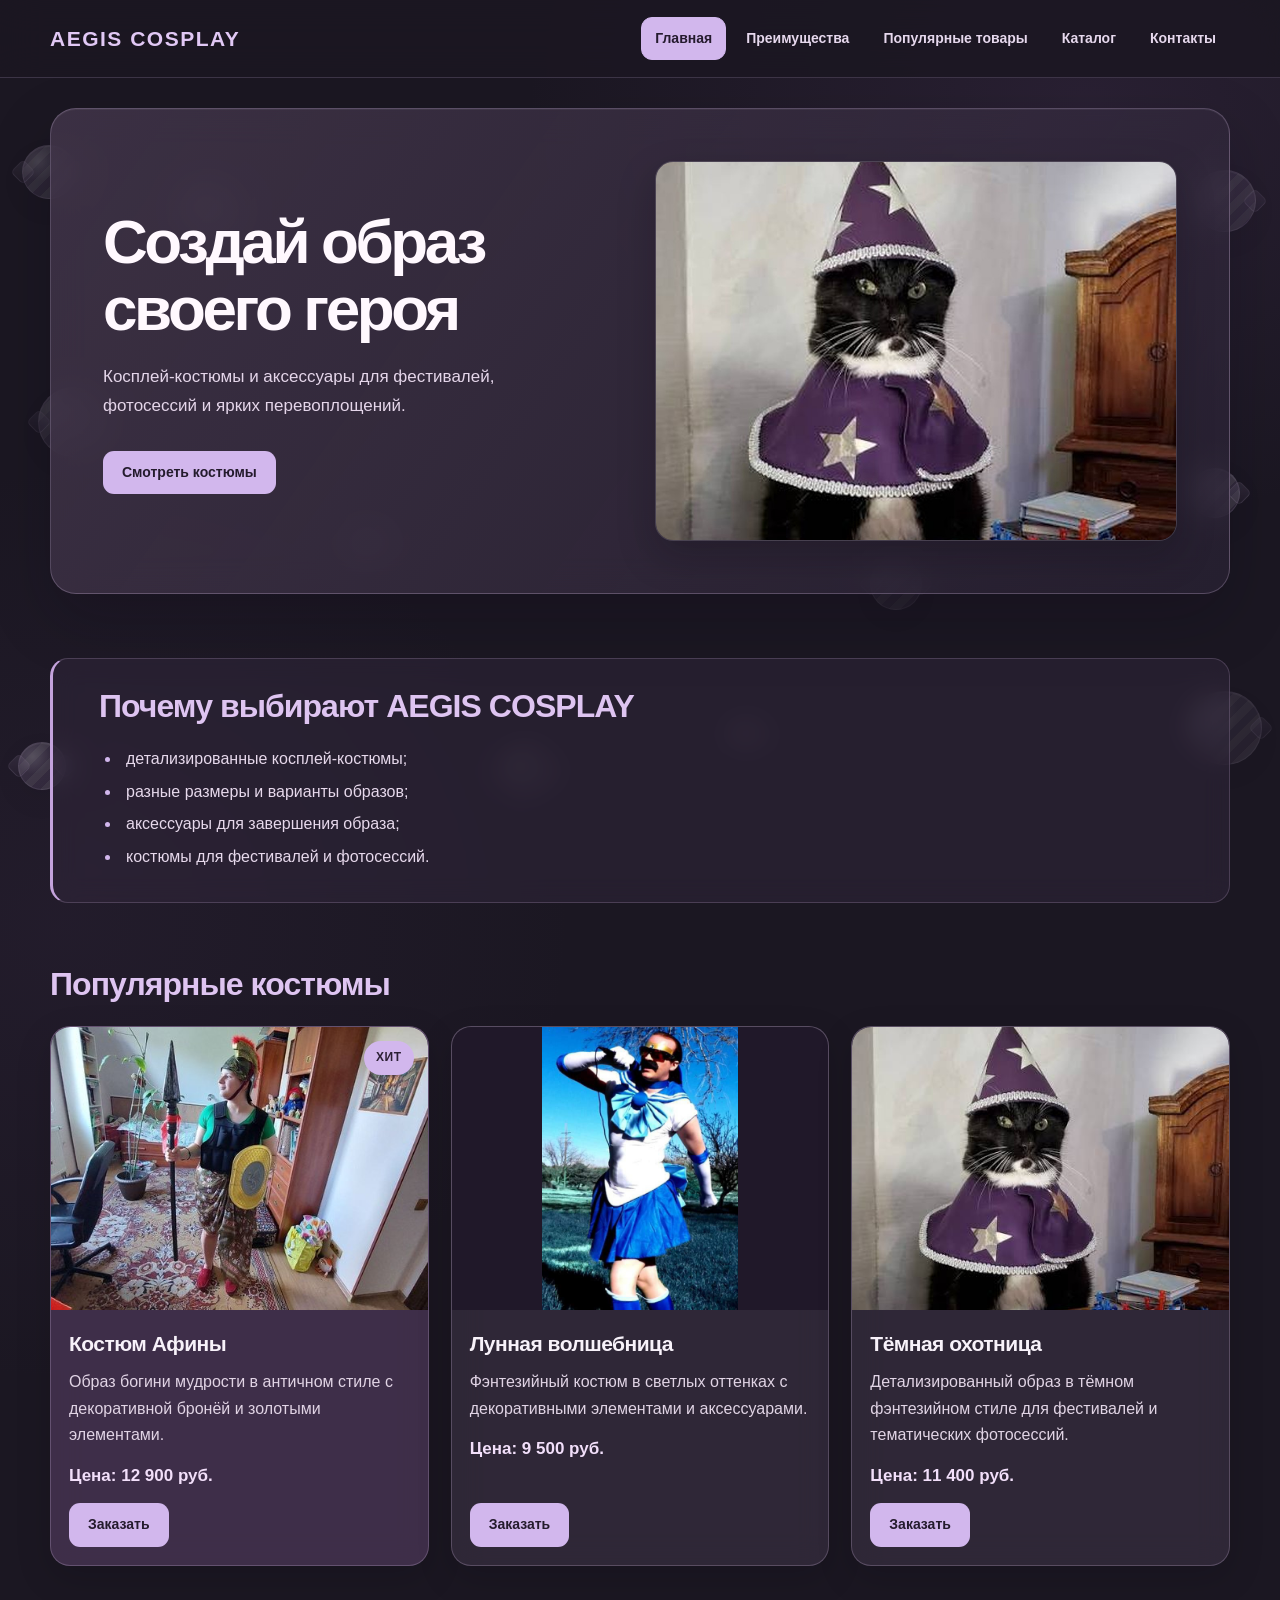
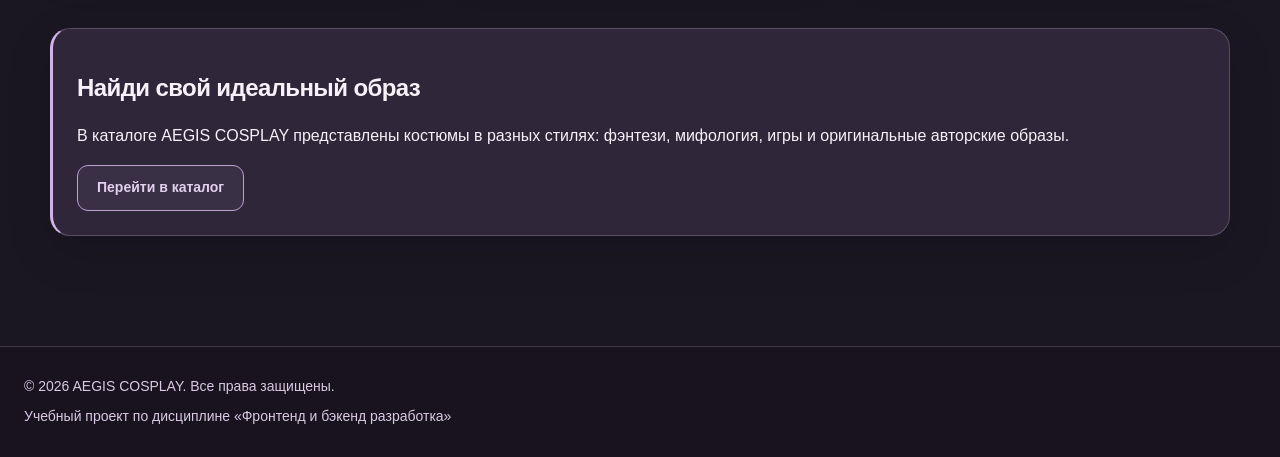
<file: index.html>
<!DOCTYPE html>
<html lang="ru">

<head>
    <!-- Практика №12: настройки страницы для корректного отображения на разных устройствах. -->
    <meta charset="UTF-8">
    <meta name="viewport" content="width=device-width, initial-scale=1.0">

    <title>AEGIS COSPLAY — магазин косплей-костюмов</title>

    <meta
            name="description"
            content="AEGIS COSPLAY — учебный интернет-магазин косплей-костюмов и аксессуаров."
    >

    <!-- Практика №12: адаптивные стили подключаются после основных. -->
    <link rel="stylesheet" href="css/style.css">
    <link rel="stylesheet" href="css/responsive.css">

    <!-- Скрипт управляет существующей формой заказа и модальным окном. -->
    <script src="js/main.js" defer></script>

    <!-- Метаданные для предпросмотра ссылки на сайт. -->
    <meta property="og:type" content="website">
    <meta property="og:title" content="AEGIS COSPLAY">
    <meta
            property="og:description"
            content="Косплей-костюмы и аксессуары для фестивалей, фотосессий и ярких образов."
    >
    <meta property="og:image" content="images/athena.jpg">
</head>

<body>

<!-- Практика №13: ссылка позволяет пропустить меню при навигации с клавиатуры. -->
<a class="skip-link" href="#main">
    Перейти к основному содержимому
</a>

<!-- Декор главной страницы: плавающие конфеты.
     aria-hidden скрывает их от экранных дикторов.
     Анимация и положение задаются в responsive.css. -->

<!-- Декоративные конфеты на главной странице.
     aria-hidden скрывает украшения от экранных дикторов.
     Анимация и расположение задаются в responsive.css. -->
<div class="floating-candies" aria-hidden="true">

    <!-- Конфеты вдоль левого края -->
    <span class="floating-candy floating-candy--1"></span>
    <span class="floating-candy floating-candy--2"></span>
    <span class="floating-candy floating-candy--3"></span>

    <!-- Конфеты вдоль правого края -->
    <span class="floating-candy floating-candy--4"></span>
    <span class="floating-candy floating-candy--5"></span>
    <span class="floating-candy floating-candy--6"></span>

    <!-- Дополнительные конфеты ближе к центру экрана.
         Они располагаются за основным содержимым. -->
    <span class="floating-candy floating-candy--7"></span>
    <span class="floating-candy floating-candy--8"></span>
    <span class="floating-candy floating-candy--9"></span>
    <span class="floating-candy floating-candy--10"></span>
    <span class="floating-candy floating-candy--11"></span>
    <span class="floating-candy floating-candy--12"></span>

</div>


<!-- Шапка сайта. Практика №12: адаптивная навигация.
     Практика №13: семантические элементы и ARIA. -->
<header class="site-header">
    <div class="site-header__inner">

        <!-- Логотип со ссылкой на главную страницу. -->
        <a class="site-header__logo" href="index.html">
            AEGIS COSPLAY
        </a>

        <!-- Основная навигация доступна с клавиатуры. -->
        <nav class="site-nav" aria-label="Основная навигация">
            <ul class="site-nav__list">

                <li class="site-nav__item">
                    <!-- aria-current показывает текущую страницу. -->
                    <a
                            class="site-nav__link site-nav__link--active"
                            href="index.html"
                            aria-current="page"
                    >
                        Главная
                    </a>
                </li>

                <li class="site-nav__item">
                    <!-- Переход к преимуществам на этой странице. -->
                    <a class="site-nav__link" href="#advantages">
                        Преимущества
                    </a>
                </li>

                <li class="site-nav__item">
                    <!-- Переход к популярным товарам. -->
                    <a class="site-nav__link" href="#popular">
                        Популярные товары
                    </a>
                </li>

                <li class="site-nav__item">
                    <a class="site-nav__link" href="catalog.html">
                        Каталог
                    </a>
                </li>

                <li class="site-nav__item">
                    <a class="site-nav__link" href="contacts.html">
                        Контакты
                    </a>
                </li>

            </ul>
        </nav>
    </div>
</header>

<!-- Основной контент.
     id="main" используется ссылкой пропуска из практики №13. -->
<main id="main" tabindex="-1">

    <!-- Практика №12: адаптивный hero-блок.
         На телефоне элементы располагаются вертикально,
         на широком экране — в две колонки. -->
    <section class="hero">

        <div class="hero__content">
            <h1 class="hero__title">
                Создай образ своего героя
            </h1>

            <p class="hero__text">
                Косплей-костюмы и аксессуары для фестивалей,
                фотосессий и ярких перевоплощений.
            </p>

            <!-- Кнопка ведёт к разделу популярных товаров. -->
            <a
                    class="button button--primary hero__button"
                    href="#popular"
            >
                Смотреть костюмы
            </a>
        </div>

        <div class="hero__image-wrapper">

            <!-- Практика №12: picture позволяет выбирать
                 подходящий файл изображения по ширине экрана. -->
            <picture>
                <source
                        media="(min-width: 1200px)"
                        srcset="images/hero-desktop.jpg"
                >

                <source
                        media="(min-width: 768px)"
                        srcset="images/hero-tablet.jpg"
                >

                <!-- Практика №13: осмысленное alt-описание фотографии. -->
                <img
                        class="hero__image"
                        src="images/hero-mobile.jpg"
                        alt="Кот в фиолетовом костюме волшебника со звёздами"
                        width="480"
                        height="390"
                >
            </picture>

        </div>
    </section>

    <!-- Преимущества магазина.
         В финальном оформлении используются полупрозрачные панели. -->
    <section class="section" id="advantages">

        <h2 class="section__title">
            Почему выбирают AEGIS COSPLAY
        </h2>

        <ul class="advantages-list">
            <li>детализированные косплей-костюмы;</li>
            <li>разные размеры и варианты образов;</li>
            <li>аксессуары для завершения образа;</li>
            <li>костюмы для фестивалей и фотосессий.</li>
        </ul>

    </section>

    <!-- Практика №12: адаптивная сетка карточек товаров.
         CSS Grid изменяет число колонок в зависимости от экрана. -->
    <section class="section" id="popular">

        <h2 class="section__title">
            Популярные костюмы
        </h2>

        <div class="products-grid">

            <!-- Карточка товара: Костюм Афины. -->
            <article class="product-card product-card--featured">

                <!-- Декоративный значок популярного товара. -->
                <span class="product-card__badge">
                    ХИТ
                </span>

                <!-- Практика №12: srcset и sizes позволяют браузеру
                     выбрать подходящий размер фотографии.
                     loading="lazy" откладывает загрузку картинки. -->
                <a
                        class="product-card__image-link"
                        href="product.html"
                >
                    <img
                            class="product-card__image"
                            src="images/athena-640.jpg"
                            srcset="
                            images/athena-480.jpg 480w,
                            images/athena-640.jpg 640w,
                            images/athena-960.jpg 960w
                        "
                            sizes="
                            (max-width: 639px) calc(100vw - 48px),
                            (max-width: 1023px) 50vw,
                            33vw
                        "
                            width="640"
                            height="853"
                            loading="lazy"
                            alt="Косплей-костюм Афины"
                    >
                </a>

                <h3 class="product-card__title">
                    Костюм Афины
                </h3>

                <p class="product-card__description">
                    Образ богини мудрости в античном стиле
                    с декоративной бронёй и золотыми элементами.
                </p>

                <p class="product-card__price">
                    Цена: 12 900 руб.
                </p>

                <!-- data-product передаёт название товара
                     существующему JavaScript для оформления заказа. -->
                <button
                        class="button button--primary product-card__button"
                        type="button"
                        data-product="Костюм Афины"
                >
                    Заказать
                </button>

            </article>

            <!-- Карточка товара: Лунная волшебница. -->
            <article class="product-card">

                <div class="product-card__image-link">
                    <img
                            class="product-card__image product-card__image--moon"
                            src="images/moon-sorceress.jpg"
                            loading="lazy"
                            alt="Косплей-костюм Лунной волшебницы"
                    >
                </div>

                <h3 class="product-card__title">
                    Лунная волшебница
                </h3>

                <p class="product-card__description">
                    Фэнтезийный костюм в светлых оттенках
                    с декоративными элементами и аксессуарами.
                </p>

                <p class="product-card__price">
                    Цена: 9 500 руб.
                </p>

                <button
                        class="button button--primary product-card__button"
                        type="button"
                        data-product="Лунная волшебница"
                >
                    Заказать
                </button>

            </article>

            <!-- Карточка товара: Тёмная охотница. -->
            <article class="product-card">

                <div class="product-card__image-link">
                    <img
                            class="product-card__image"
                            src="images/dark-huntress.jpg"
                            loading="lazy"
                            alt="Косплей-костюм Тёмной охотницы"
                    >
                </div>

                <h3 class="product-card__title">
                    Тёмная охотница
                </h3>

                <p class="product-card__description">
                    Детализированный образ в тёмном фэнтезийном стиле
                    для фестивалей и тематических фотосессий.
                </p>

                <p class="product-card__price">
                    Цена: 11 400 руб.
                </p>

                <button
                        class="button button--primary product-card__button"
                        type="button"
                        data-product="Тёмная охотница"
                >
                    Заказать
                </button>

            </article>

        </div>
    </section>

    <!-- Практика №13: aside содержит дополнительную информацию.
         Переход оформлен ссылкой, поскольку открывает другую страницу. -->
    <aside class="aside-info">

        <h2>Найди свой идеальный образ</h2>

        <p>
            В каталоге AEGIS COSPLAY представлены костюмы
            в разных стилях: фэнтези, мифология, игры
            и оригинальные авторские образы.
        </p>

        <a
                class="button button--secondary"
                href="catalog.html"
        >
            Перейти в каталог
        </a>

    </aside>

</main>

<!-- Подвал сайта.
     В финальном дизайне прижатие к низу страницы реализуется CSS. -->
<footer class="site-footer" id="contacts">

    <p class="site-footer__text">
        &copy; 2026 AEGIS COSPLAY. Все права защищены.
    </p>

    <p class="site-footer__text">
        Учебный проект по дисциплине
        «Фронтенд и бэкенд разработка»
    </p>

</footer>

<!-- Практика №13: доступное модальное окно заказа.
     dialog имеет заголовок, а управление выполняет существующий JS. -->
<dialog
        class="order-dialog"
        id="order-dialog"
        aria-labelledby="order-dialog-title"
>

    <h2
            class="order-dialog__title"
            id="order-dialog-title"
    >
        Оформление заказа
    </h2>

    <!-- Форма заказа. Поля имеют связанные label и id.
         На мобильных экранах сетка формы адаптируется через CSS. -->
    <form
            class="order-form"
            id="order-form"
            action="#"
            method="post"
            novalidate
    >

        <!-- Скрытое поле хранит название выбранного товара. -->
        <input
                class="order-form__hidden"
                id="selected-product"
                name="selected-product"
                type="hidden"
        >

        <!-- Имя покупателя. -->
        <div class="order-form__field">
            <label class="order-form__label" for="order-name">
                Имя
            </label>

            <input
                    class="order-form__input"
                    id="order-name"
                    name="name"
                    type="text"
                    placeholder="Введите ваше имя"
                    minlength="2"
                    autocomplete="given-name"
                    required
            >
        </div>

        <!-- Email с проверкой формата адреса. -->
        <div class="order-form__field">
            <label class="order-form__label" for="order-email">
                E-mail
            </label>

            <input
                    class="order-form__input"
                    id="order-email"
                    name="email"
                    type="email"
                    placeholder="example@mail.ru"
                    autocomplete="email"
                    required
            >
        </div>

        <!-- Телефон: pattern задаёт ожидаемый формат ввода. -->
        <div class="order-form__field">
            <label class="order-form__label" for="order-phone">
                Телефон
            </label>

            <input
                    class="order-form__input"
                    id="order-phone"
                    name="phone"
                    type="tel"
                    inputmode="tel"
                    placeholder="+7 (900) 000-00-00"
                    pattern="^\+7 \(\d{3}\) \d{3}-\d{2}-\d{2}$"
                    required
            >

            <small class="order-form__hint">
                Формат: +7 (900) 000-00-00
            </small>
        </div>

        <!-- Желаемая дата связи. -->
        <div class="order-form__field">
            <label class="order-form__label" for="order-date">
                Дата связи
            </label>

            <input
                    class="order-form__input"
                    id="order-date"
                    name="date"
                    type="date"
            >
        </div>

        <!-- Выбор темы заявки. -->
        <div class="order-form__field">
            <label class="order-form__label" for="order-topic">
                Тема заявки
            </label>

            <select
                    class="order-form__select"
                    id="order-topic"
                    name="topic"
                    required
            >
                <option value="">Выберите тему</option>
                <option value="product">Заказ костюма</option>
                <option value="consultation">Консультация</option>
                <option value="delivery">Доставка</option>
            </select>
        </div>

        <!-- Дополнительный комментарий покупателя. -->
        <div class="order-form__field">
            <label class="order-form__label" for="order-comment">
                Комментарий
            </label>

            <textarea
                    class="order-form__textarea"
                    id="order-comment"
                    name="comment"
                    rows="4"
                    placeholder="Укажите размер костюма или дополнительную информацию"
            ></textarea>
        </div>

        <!-- Обязательное согласие на обработку данных. -->
        <div class="order-form__field order-form__field--checkbox">

            <label class="order-form__label order-form__label--checkbox">
                <input
                        class="order-form__input order-form__input--checkbox"
                        id="order-agreement"
                        name="agreement"
                        type="checkbox"
                        required
                >
                Я согласен на обработку данных
            </label>

        </div>

        <!-- Кнопки закрытия окна и отправки заказа. -->
        <div class="order-form__actions">

            <button
                    class="button button--secondary"
                    type="button"
                    id="close-order-dialog"
            >
                Закрыть
            </button>

            <button
                    class="button button--primary"
                    type="submit"
            >
                Отправить заказ
            </button>

        </div>

    </form>

    <!-- Практика №13: role="status" помогает экранному диктору
         сообщить пользователю об успешном оформлении заказа. -->
    <p
            class="success-message"
            id="success-message"
            role="status"
            hidden
    >
        Заказ успешно оформлен!
    </p>

</dialog>

</body>
</html>
</file>
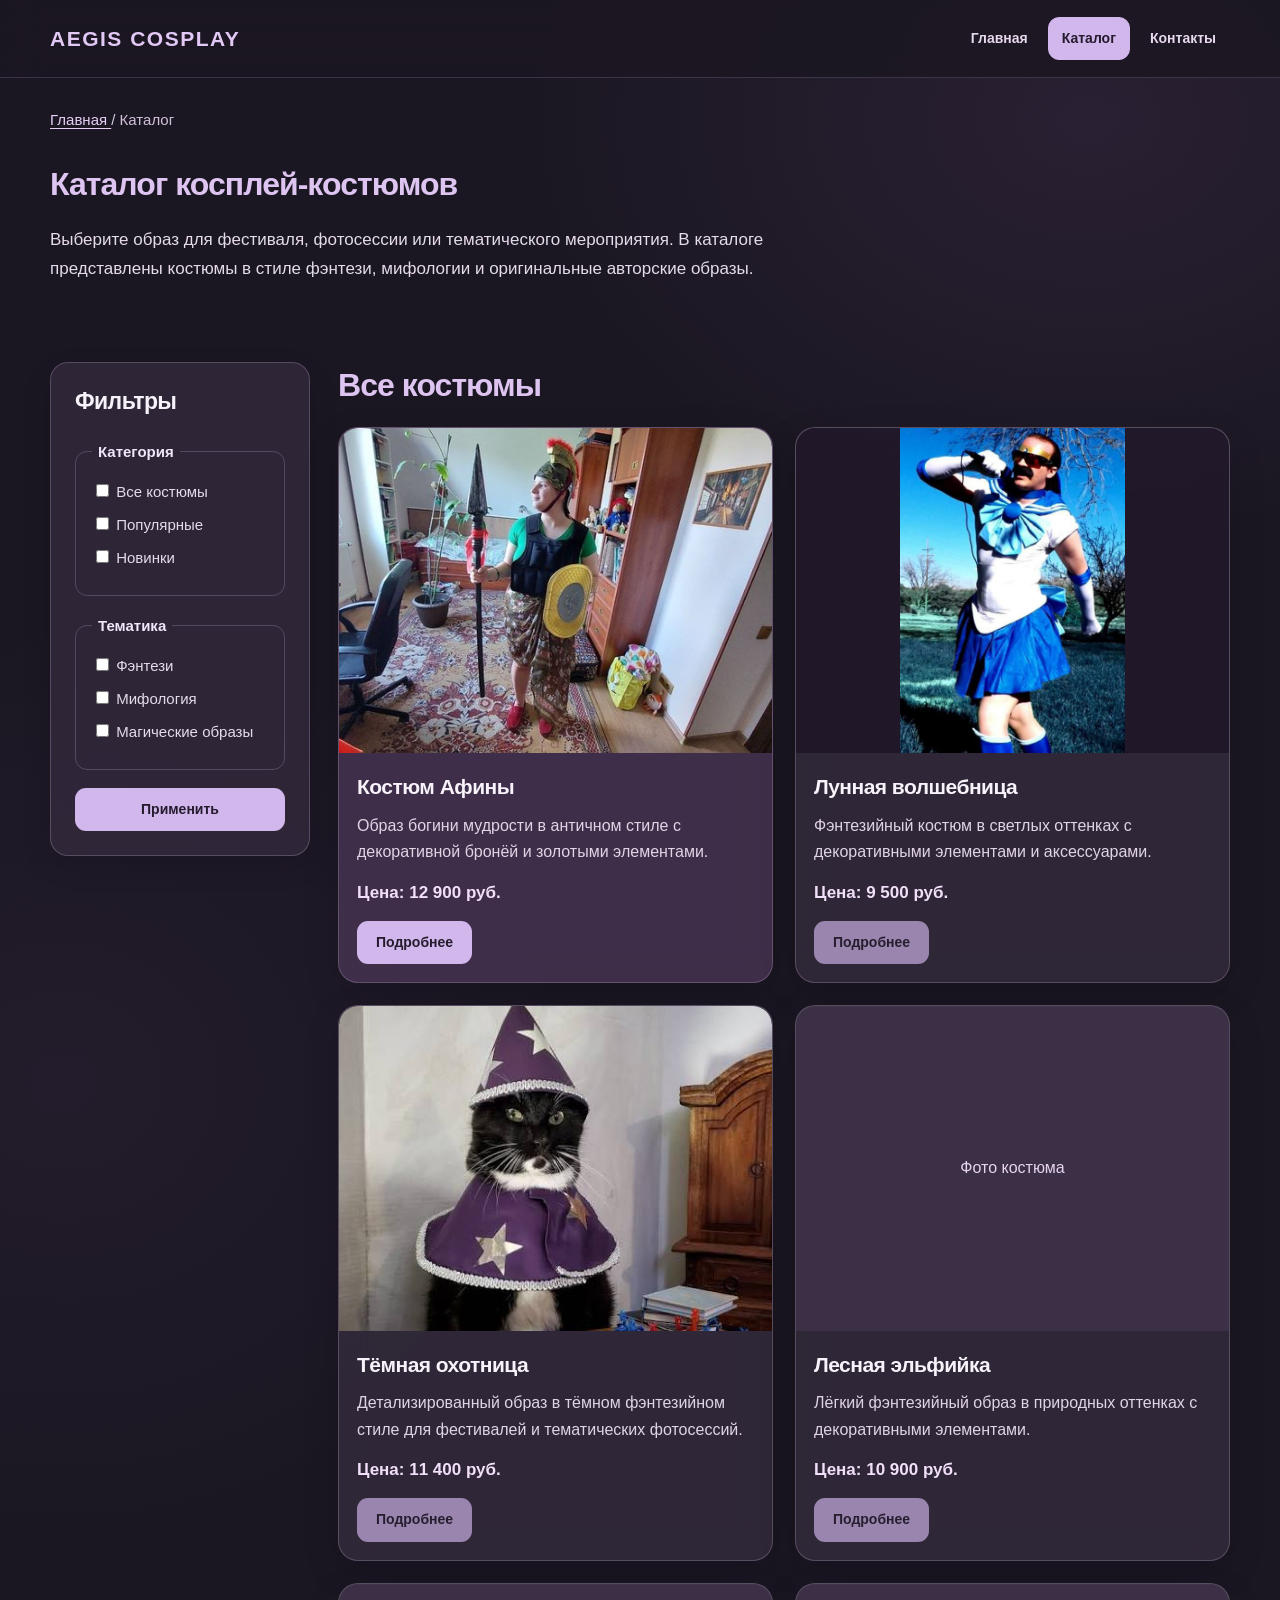
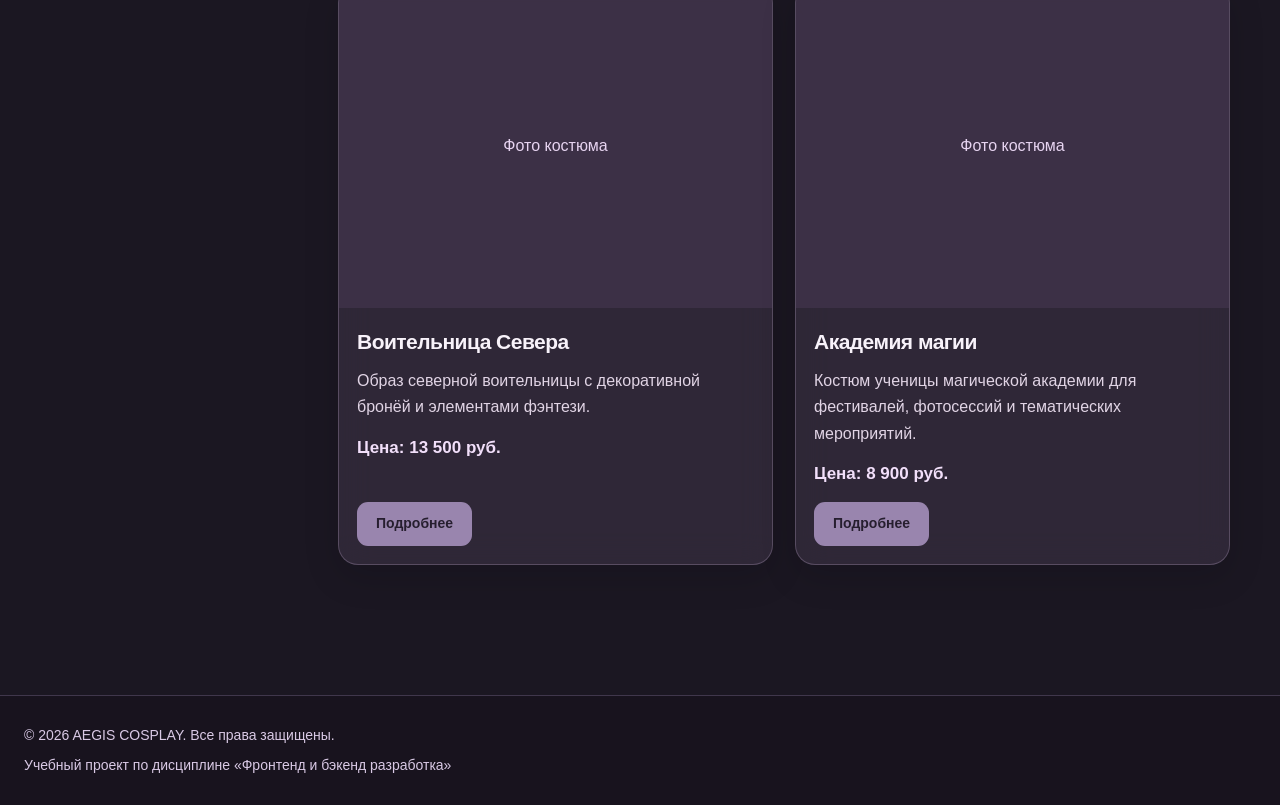
<file: catalog.html>
<!DOCTYPE html>
<html lang="ru">

<head>
    <!-- Практика №12: основные настройки страницы.
         viewport нужен для корректной адаптации на телефонах. -->
    <meta charset="UTF-8">
    <meta
            name="viewport"
            content="width=device-width, initial-scale=1.0"
    >

    <meta
            name="description"
            content="Каталог косплей-костюмов и аксессуаров AEGIS COSPLAY."
    >

    <title>Каталог костюмов — AEGIS COSPLAY</title>

    <!-- Практика №12: адаптивные стили подключены
         после основного файла style.css. -->
    <link rel="stylesheet" href="css/style.css">
    <link rel="stylesheet" href="css/responsive.css">

    <!-- Метаданные для предпросмотра ссылки на сайт. -->
    <meta property="og:type" content="website">

    <meta
            property="og:title"
            content="Каталог — AEGIS COSPLAY"
    >

    <meta
            property="og:description"
            content="Косплей-костюмы для фестивалей, фотосессий и ярких перевоплощений."
    >

    <meta
            property="og:image"
            content="images/athena.jpg"
    >
</head>

<body>

<!-- Практика №13: ссылка для перехода сразу к основному
     содержимому при навигации с клавиатуры. -->
<a class="skip-link" href="#main">
    Перейти к основному содержимому
</a>

<!-- =========================================
     ШАПКА САЙТА
     Практика №12: адаптивная навигация
     Практика №13: семантика и ARIA
     ========================================= -->

<header class="site-header">

    <div class="site-header__inner">

        <!-- Логотип возвращает на главную страницу. -->
        <a
                class="site-header__logo"
                href="index.html"
        >
            AEGIS COSPLAY
        </a>

        <!-- Семантический nav обозначает основное меню.
             aria-label поясняет назначение навигации. -->
        <nav
                class="site-nav"
                aria-label="Основная навигация"
        >

            <ul class="site-nav__list">

                <li class="site-nav__item">
                    <a
                            class="site-nav__link"
                            href="index.html"
                    >
                        Главная
                    </a>
                </li>

                <li class="site-nav__item">

                    <!-- Практика №13: aria-current="page"
                         обозначает текущую страницу. -->
                    <a
                            class="site-nav__link site-nav__link--active"
                            href="catalog.html"
                            aria-current="page"
                    >
                        Каталог
                    </a>
                </li>

                <li class="site-nav__item">
                    <a
                            class="site-nav__link"
                            href="contacts.html"
                    >
                        Контакты
                    </a>
                </li>

            </ul>

        </nav>

    </div>

</header>

<!-- =========================================
     ОСНОВНОЕ СОДЕРЖИМОЕ
     ========================================= -->

<!-- Практика №13: id="main" используется
     ссылкой пропуска из начала страницы. -->
<main id="main" tabindex="-1">

    <!-- Хлебные крошки показывают путь к каталогу.
         Отдельный aria-label отличает эту навигацию
         от основного меню сайта. -->
    <nav
            class="breadcrumbs"
            aria-label="Хлебные крошки"
    >

        <a
                class="breadcrumbs__link"
                href="index.html"
        >
            Главная
        </a>

        <!-- Текущая страница представлена обычным текстом. -->
        <span class="breadcrumbs__current">
            Каталог
        </span>

    </nav>

    <!-- Заголовок страницы.
         Практика №13: один основной заголовок h1. -->
    <section class="section">

        <h1 class="section__title">
            Каталог косплей-костюмов
        </h1>

        <p>
            Выберите образ для фестиваля, фотосессии
            или тематического мероприятия. В каталоге
            представлены костюмы в стиле фэнтези,
            мифологии и оригинальные авторские образы.
        </p>

    </section>

    <!-- =========================================
         КАТАЛОГ И БОКОВЫЕ ФИЛЬТРЫ
         Практика №12: CSS Grid и Mobile First
         ========================================= -->

    <!-- На телефонах фильтры располагаются над товарами.
         На широких экранах появляется боковая панель.
         Перестроение выполняется в responsive.css. -->
    <section class="catalog-layout">

        <!-- Панель фильтров вынесена в aside,
             поскольку дополняет основной список товаров. -->
        <aside class="catalog-filters">

            <h2>
                Фильтры
            </h2>

            <!-- Фильтры являются статическими.
                 Форма демонстрирует элементы интерфейса.
                 JavaScript-фильтрация здесь не реализована. -->
            <form
                    class="catalog-filters__form"
                    action="#"
                    method="get"
            >

                <!-- Первая группа: категория товара.
                     fieldset объединяет связанные поля,
                     legend задаёт название группы. -->
                <fieldset class="catalog-filters__group">

                    <legend class="catalog-filters__legend">
                        Категория
                    </legend>

                    <!-- Практика №13: input находится внутри label,
                         поэтому у переключателя есть подпись. -->
                    <label class="catalog-filters__label">

                        <input
                                type="checkbox"
                                name="category"
                                value="all"
                        >

                        Все костюмы

                    </label>

                    <label class="catalog-filters__label">

                        <input
                                type="checkbox"
                                name="category"
                                value="popular"
                        >

                        Популярные

                    </label>

                    <label class="catalog-filters__label">

                        <input
                                type="checkbox"
                                name="category"
                                value="new"
                        >

                        Новинки

                    </label>

                </fieldset>

                <!-- Вторая группа: тематика костюма. -->
                <fieldset class="catalog-filters__group">

                    <legend class="catalog-filters__legend">
                        Тематика
                    </legend>

                    <label class="catalog-filters__label">

                        <input
                                type="checkbox"
                                name="style"
                                value="fantasy"
                        >

                        Фэнтези

                    </label>

                    <label class="catalog-filters__label">

                        <input
                                type="checkbox"
                                name="style"
                                value="mythology"
                        >

                        Мифология

                    </label>

                    <label class="catalog-filters__label">

                        <input
                                type="checkbox"
                                name="style"
                                value="magic"
                        >

                        Магические образы

                    </label>

                </fieldset>

                <!-- Кнопка отправляет выбранные параметры формы.
                     В рамках КР №3 фильтрация остаётся статической. -->
                <button
                        class="button button--primary"
                        type="submit"
                >
                    Применить
                </button>

            </form>

        </aside>

        <!-- =========================================
             СПИСОК КОСТЮМОВ
             Практика №12: адаптивные карточки
             ========================================= -->

        <section class="catalog-layout__products">

            <h2 class="section__title">
                Все костюмы
            </h2>

            <!-- CSS Grid меняет количество колонок
                 через медиазапросы в responsive.css. -->
            <div class="products-grid">

                <!-- =================================
                     КАРТОЧКА 1 — КОСТЮМ АФИНЫ
                     ================================= -->

                <article class="product-card product-card--featured">

                    <!-- Ссылка открывает подробную страницу товара. -->
                    <a
                            class="product-card__image-link"
                            href="product.html"
                    >

                        <!-- Практика №12:
                             srcset содержит варианты разрешения.
                             sizes указывает ожидаемую ширину картинки.
                             loading="lazy" откладывает её загрузку.

                             Практика №13:
                             alt описывает содержимое фотографии. -->
                        <img
                                class="product-card__image"
                                src="images/athena-640.jpg"
                                srcset="images/athena-480.jpg 480w,
                                    images/athena-640.jpg 640w,
                                    images/athena-960.jpg 960w"
                                sizes="(max-width: 639px) calc(100vw - 48px),
                                   (max-width: 1023px) 50vw,
                                   33vw"
                                width="640"
                                height="853"
                                loading="lazy"
                                alt="Косплей-костюм Афины"
                        >

                    </a>

                    <!-- h3 — заголовок карточки внутри раздела. -->
                    <h3 class="product-card__title">
                        Костюм Афины
                    </h3>

                    <p class="product-card__description">
                        Образ богини мудрости в античном стиле
                        с декоративной бронёй и золотыми элементами.
                    </p>

                    <p class="product-card__price">
                        Цена: 12 900 руб.
                    </p>

                    <!-- Используется ссылка, поскольку
                         происходит переход на другую страницу. -->
                    <a
                            class="button button--primary product-card__button"
                            href="product.html"
                    >
                        Подробнее
                    </a>

                </article>

                <!-- =================================
                     КАРТОЧКА 2 — ЛУННАЯ ВОЛШЕБНИЦА
                     ================================= -->

                <article class="product-card">

                    <!-- У этого товара пока нет отдельной страницы.
                         Поэтому изображение не является ссылкой. -->
                    <div class="product-card__image-link">

                        <img
                                class="product-card__image product-card__image--moon"
                                src="images/moon-sorceress.jpg"
                                loading="lazy"
                                alt="Косплей-костюм Лунной волшебницы"
                        >

                    </div>

                    <h3 class="product-card__title">
                        Лунная волшебница
                    </h3>

                    <p class="product-card__description">
                        Фэнтезийный костюм в светлых оттенках
                        с декоративными элементами и аксессуарами.
                    </p>

                    <p class="product-card__price">
                        Цена: 9 500 руб.
                    </p>

                    <!-- Практика №13: disabled не допускает
                         взаимодействия с недоступной кнопкой. -->
                    <button
                            class="button button--primary product-card__button product-card__button--unavailable"
                            type="button"
                            disabled
                    >
                        Подробнее
                    </button>

                </article>

                <!-- =================================
                     КАРТОЧКА 3 — ТЁМНАЯ ОХОТНИЦА
                     ================================= -->

                <article class="product-card">

                    <!-- Изображение без ссылки, поскольку
                         подробная страница не предусмотрена. -->
                    <div class="product-card__image-link">

                        <img
                                class="product-card__image"
                                src="images/dark-huntress.jpg"
                                loading="lazy"
                                alt="Косплей-костюм Тёмной охотницы"
                        >

                    </div>

                    <h3 class="product-card__title">
                        Тёмная охотница
                    </h3>

                    <p class="product-card__description">
                        Детализированный образ в тёмном фэнтезийном стиле
                        для фестивалей и тематических фотосессий.
                    </p>

                    <p class="product-card__price">
                        Цена: 11 400 руб.
                    </p>

                    <button
                            class="button button--primary product-card__button product-card__button--unavailable"
                            type="button"
                            disabled
                    >
                        Подробнее
                    </button>

                </article>

                <!-- =================================
                     КАРТОЧКА 4 — ЛЕСНАЯ ЭЛЬФИЙКА
                     ================================= -->

                <article class="product-card">

                    <!-- Текстовая заглушка используется
                         вместо отсутствующей фотографии. -->
                    <div class="product-card__image-placeholder">
                        Фото костюма
                    </div>

                    <h3 class="product-card__title">
                        Лесная эльфийка
                    </h3>

                    <p class="product-card__description">
                        Лёгкий фэнтезийный образ в природных оттенках
                        с декоративными элементами.
                    </p>

                    <p class="product-card__price">
                        Цена: 10 900 руб.
                    </p>

                    <button
                            class="button button--primary product-card__button product-card__button--unavailable"
                            type="button"
                            disabled
                    >
                        Подробнее
                    </button>

                </article>

                <!-- =================================
                     КАРТОЧКА 5 — ВОИТЕЛЬНИЦА СЕВЕРА
                     ================================= -->

                <article class="product-card">

                    <div class="product-card__image-placeholder">
                        Фото костюма
                    </div>

                    <h3 class="product-card__title">
                        Воительница Севера
                    </h3>

                    <p class="product-card__description">
                        Образ северной воительницы с декоративной бронёй
                        и элементами фэнтези.
                    </p>

                    <p class="product-card__price">
                        Цена: 13 500 руб.
                    </p>

                    <button
                            class="button button--primary product-card__button product-card__button--unavailable"
                            type="button"
                            disabled
                    >
                        Подробнее
                    </button>

                </article>

                <!-- =================================
                     КАРТОЧКА 6 — АКАДЕМИЯ МАГИИ
                     ================================= -->

                <article class="product-card">

                    <div class="product-card__image-placeholder">
                        Фото костюма
                    </div>

                    <h3 class="product-card__title">
                        Академия магии
                    </h3>

                    <p class="product-card__description">
                        Костюм ученицы магической академии
                        для фестивалей, фотосессий и тематических мероприятий.
                    </p>

                    <p class="product-card__price">
                        Цена: 8 900 руб.
                    </p>

                    <button
                            class="button button--primary product-card__button product-card__button--unavailable"
                            type="button"
                            disabled
                    >
                        Подробнее
                    </button>

                </article>

            </div>

        </section>

    </section>

</main>

<!-- =========================================
     ПОДВАЛ САЙТА
     Практика №14: финальная проверка
     ========================================= -->

<!-- Положение подвала определяется CSS.
     На коротких страницах он прижат к низу,
     а на длинных следует после содержимого. -->
<footer class="site-footer">

    <p class="site-footer__text">
        &copy; 2026 AEGIS COSPLAY. Все права защищены.
    </p>

    <p class="site-footer__text">
        Учебный проект по дисциплине
        «Фронтенд и бэкенд разработка»
    </p>

</footer>

</body>
</html>
</file>
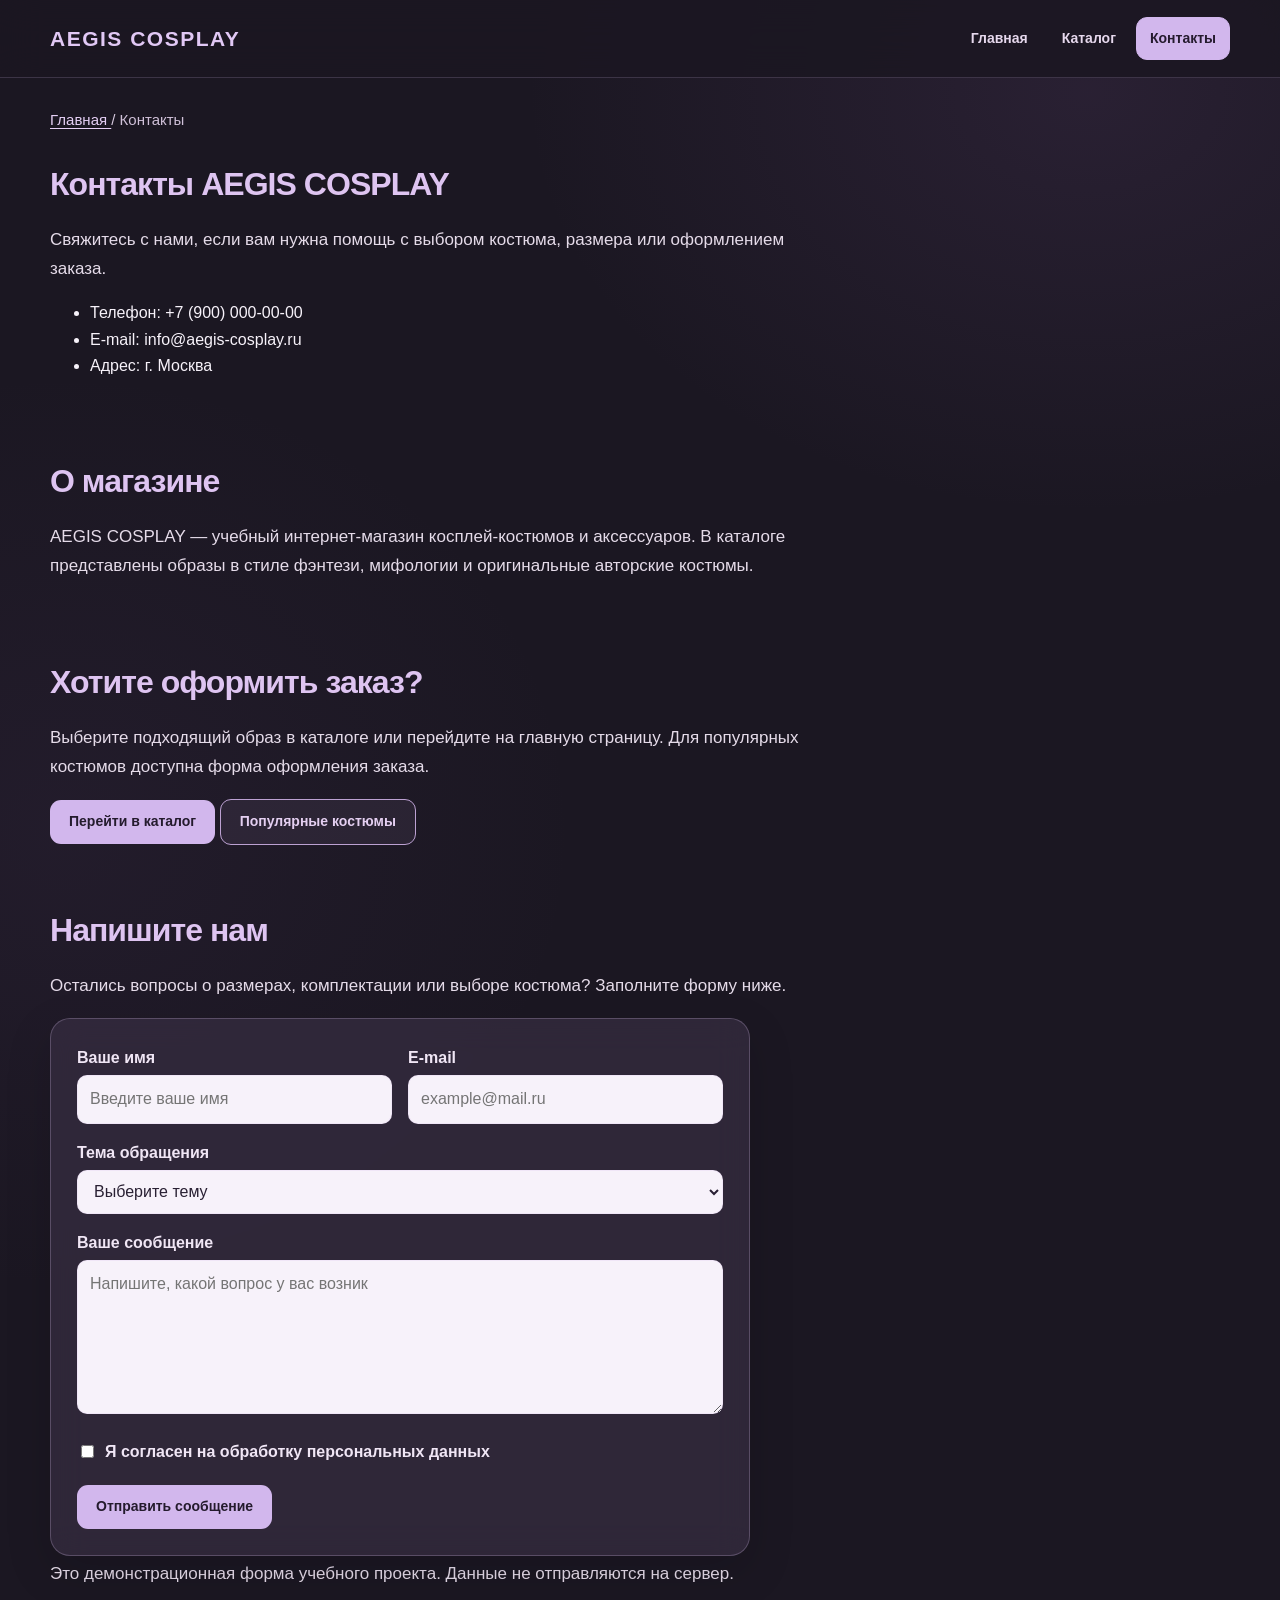
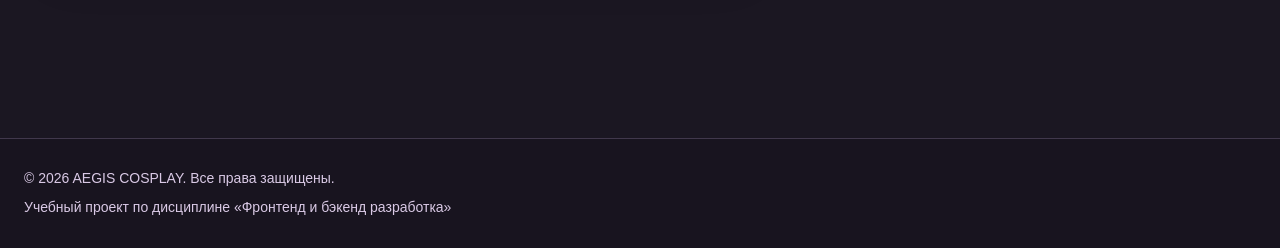
<file: contacts.html>
<!DOCTYPE html>
<html lang="ru">

<head>
    <!-- Практика №12: настройки адаптивной страницы.
         Viewport нужен для корректного отображения
         сайта на телефонах и планшетах. -->
    <meta charset="UTF-8">
    <meta name="viewport" content="width=device-width, initial-scale=1.0">

    <meta
            name="description"
            content="Контактная информация интернет-магазина косплей-костюмов AEGIS COSPLAY."
    >

    <title>Контакты — AEGIS COSPLAY</title>

    <!-- Основные стили и адаптивная вёрстка.
         responsive.css подключён последним,
         чтобы переопределять базовые правила. -->
    <link rel="stylesheet" href="css/style.css">
    <link rel="stylesheet" href="css/responsive.css">

    <!-- Данные для предпросмотра ссылки на страницу. -->
    <meta property="og:type" content="website">
    <meta property="og:title" content="AEGIS COSPLAY">

    <meta
            property="og:description"
            content="Косплей-костюмы и аксессуары для фестивалей, фотосессий и ярких образов."
    >

    <meta
            property="og:image"
            content="images/dark-huntress.jpg"
    >
</head>

<body>

<!-- Практика №13: ссылка позволяет пропустить меню
     и перейти к основному содержимому с клавиатуры. -->
<a class="skip-link" href="#main">
    Перейти к основному содержимому
</a>


<!-- =========================================
     ШАПКА САЙТА
     Практика №12: адаптивная навигация
     Практика №13: семантика и ARIA
     ========================================= -->

<header class="site-header">

    <div class="site-header__inner">

        <!-- Логотип ведёт на главную страницу. -->
        <a class="site-header__logo" href="index.html">
            AEGIS COSPLAY
        </a>

        <!-- nav обозначает основное меню сайта. -->
        <nav class="site-nav" aria-label="Основная навигация">

            <ul class="site-nav__list">

                <li class="site-nav__item">
                    <a
                            class="site-nav__link"
                            href="index.html"
                    >
                        Главная
                    </a>
                </li>

                <li class="site-nav__item">
                    <a
                            class="site-nav__link"
                            href="catalog.html"
                    >
                        Каталог
                    </a>
                </li>

                <li class="site-nav__item">

                    <!-- aria-current указывает текущую страницу.
                         Активная ссылка выделяется через CSS. -->
                    <a
                            class="site-nav__link site-nav__link--active"
                            href="contacts.html"
                            aria-current="page"
                    >
                        Контакты
                    </a>

                </li>

            </ul>

        </nav>

    </div>

</header>


<!-- =========================================
     ОСНОВНОЕ СОДЕРЖИМОЕ
     ========================================= -->

<!-- Практика №13: id="main" связан со skip-link.
     tabindex="-1" позволяет перенести сюда фокус. -->
<main id="main" tabindex="-1">

    <!-- Хлебные крошки показывают путь до страницы. -->
    <nav class="breadcrumbs" aria-label="Хлебные крошки">

        <a
                class="breadcrumbs__link"
                href="index.html"
        >
            Главная
        </a>

        <span class="breadcrumbs__current">
            Контакты
        </span>

    </nav>


    <!-- =========================================
         КОНТАКТНАЯ ИНФОРМАЦИЯ
         ========================================= -->

    <!-- Практика №13: на странице используется один h1.
         Контактная информация оформлена списком. -->
    <section class="section">

        <h1 class="section__title">
            Контакты AEGIS COSPLAY
        </h1>

        <p>
            Свяжитесь с нами, если вам нужна помощь
            с выбором костюма, размера или оформлением заказа.
        </p>

        <ul>
            <li>
                Телефон: +7 (900) 000-00-00
            </li>

            <li>
                E-mail: info@aegis-cosplay.ru
            </li>

            <li>
                Адрес: г. Москва
            </li>
        </ul>

    </section>


    <!-- =========================================
         ИНФОРМАЦИЯ О МАГАЗИНЕ
         ========================================= -->

    <section class="section">

        <h2 class="section__title">
            О магазине
        </h2>

        <p>
            AEGIS COSPLAY — учебный интернет-магазин
            косплей-костюмов и аксессуаров.
            В каталоге представлены образы в стиле фэнтези,
            мифологии и оригинальные авторские костюмы.
        </p>

    </section>


    <!-- =========================================
         ПЕРЕХОД К КАТАЛОГУ
         ========================================= -->

    <!-- Ссылки используются для перехода на другие
         страницы, а не для отправки формы. -->
    <section class="section" id="feedback">

        <h2 class="section__title">
            Хотите оформить заказ?
        </h2>

        <p>
            Выберите подходящий образ в каталоге или перейдите
            на главную страницу. Для популярных костюмов
            доступна форма оформления заказа.
        </p>

        <a
                class="button button--primary"
                href="catalog.html"
        >
            Перейти в каталог
        </a>

        <a
                class="button button--secondary"
                href="index.html#popular"
        >
            Популярные костюмы
        </a>

    </section>


    <!-- =========================================
         ФОРМА ОБРАТНОЙ СВЯЗИ
         КР №3: обязательный элемент contacts.html

         Практика №12:
         Форма адаптируется через CSS Grid.
         На телефонах поля идут в одну колонку.

         Практика №13:
         У полей есть label, обязательные атрибуты
         и сообщения для пользователей.
         ========================================= -->

    <section class="section" id="contact-form">

        <h2 class="section__title">
            Напишите нам
        </h2>

        <p>
            Остались вопросы о размерах, комплектации
            или выборе костюма? Заполните форму ниже.
        </p>

        <!-- Используем существующие CSS-классы формы,
             чтобы сохранить полупрозрачный дизайн.

             Учебная форма не отправляет данные на сервер.
             Обработчик ниже предотвращает переход страницы. -->
        <form
                class="order-form order-page__form"
                id="feedback-form"
                action="#"
                method="post"
        >

            <!-- Имя отправителя. -->
            <div class="order-form__field">

                <label
                        class="order-form__label"
                        for="feedback-name"
                >
                    Ваше имя
                </label>

                <input
                        class="order-form__input"
                        id="feedback-name"
                        name="name"
                        type="text"
                        placeholder="Введите ваше имя"
                        minlength="2"
                        autocomplete="name"
                        required
                >

            </div>


            <!-- Электронная почта для ответа. -->
            <div class="order-form__field">

                <label
                        class="order-form__label"
                        for="feedback-email"
                >
                    E-mail
                </label>

                <!-- type="email" проверяет формат адреса.
                     required делает поле обязательным. -->
                <input
                        class="order-form__input"
                        id="feedback-email"
                        name="email"
                        type="email"
                        placeholder="example@mail.ru"
                        autocomplete="email"
                        required
                >

            </div>


            <!-- Тема обращения.
                 На широком экране занимает обе колонки. -->
            <div class="order-form__field order-form__field--wide">

                <label
                        class="order-form__label"
                        for="feedback-topic"
                >
                    Тема обращения
                </label>

                <select
                        class="order-form__select"
                        id="feedback-topic"
                        name="topic"
                        required
                >

                    <option value="">
                        Выберите тему
                    </option>

                    <option value="costume">
                        Помощь с выбором костюма
                    </option>

                    <option value="size">
                        Вопрос по размерам
                    </option>

                    <option value="order">
                        Оформление заказа
                    </option>

                    <option value="other">
                        Другой вопрос
                    </option>

                </select>

            </div>


            <!-- Сообщение посетителя. -->
            <div class="order-form__field order-form__field--wide">

                <label
                        class="order-form__label"
                        for="feedback-message"
                >
                    Ваше сообщение
                </label>

                <!-- textarea предназначена для длинного текста.
                     minlength не допускает слишком короткое сообщение. -->
                <textarea
                        class="order-form__textarea"
                        id="feedback-message"
                        name="message"
                        rows="5"
                        minlength="10"
                        placeholder="Напишите, какой вопрос у вас возник"
                        required
                ></textarea>

            </div>


            <!-- Согласие на обработку персональных данных. -->
            <div class="order-form__field order-form__field--checkbox order-form__field--wide">

                <!-- Чекбокс внутри label связан
                     с подписью без дополнительного for. -->
                <label class="order-form__label order-form__label--checkbox">

                    <input
                            class="order-form__input order-form__input--checkbox"
                            id="feedback-agreement"
                            name="agreement"
                            type="checkbox"
                            required
                    >

                    Я согласен на обработку персональных данных

                </label>

            </div>


            <!-- Кнопка отправки учебной формы. -->
            <div class="order-form__actions">

                <button
                        class="button button--primary"
                        type="submit"
                >
                    Отправить сообщение
                </button>

            </div>

        </form>

        <!-- Пояснение, что проект учебный и
             серверная отправка сообщений не реализована. -->
        <p class="order-form__hint">
            Это демонстрационная форма учебного проекта.
            Данные не отправляются на сервер.
        </p>

        <!-- Практика №13: role="status" позволяет
             сообщить результат без переноса фокуса. -->
        <p
                class="order-form__hint"
                id="feedback-status"
                role="status"
                hidden
        ></p>

    </section>

</main>


<!-- =========================================
     ПОДВАЛ
     Практика №14: финальная проверка
     ========================================= -->

<!-- Flexbox в CSS прижимает подвал к низу
     коротких страниц и не перекрывает содержимое. -->
<footer class="site-footer">

    <p class="site-footer__text">
        &copy; 2026 AEGIS COSPLAY. Все права защищены.
    </p>

    <p class="site-footer__text">
        Учебный проект по дисциплине
        «Фронтенд и бэкенд разработка»
    </p>

</footer>


<!-- =========================================
     ОБРАБОТЧИК УЧЕБНОЙ ФОРМЫ ОБРАТНОЙ СВЯЗИ
     ========================================= -->

<script>
    // Получаем форму и элемент для сообщения пользователю.
    const feedbackForm = document.getElementById("feedback-form");
    const feedbackStatus = document.getElementById("feedback-status");

    // Проверенная браузером форма не отправляется на сервер.
    feedbackForm.addEventListener("submit", function (event) {
        event.preventDefault();

        feedbackStatus.textContent =
            "Форма заполнена правильно. Это учебная версия: отправка сообщений на сервер не настроена.";

        feedbackStatus.hidden = false;
    });
</script>

</body>
</html>
</file>
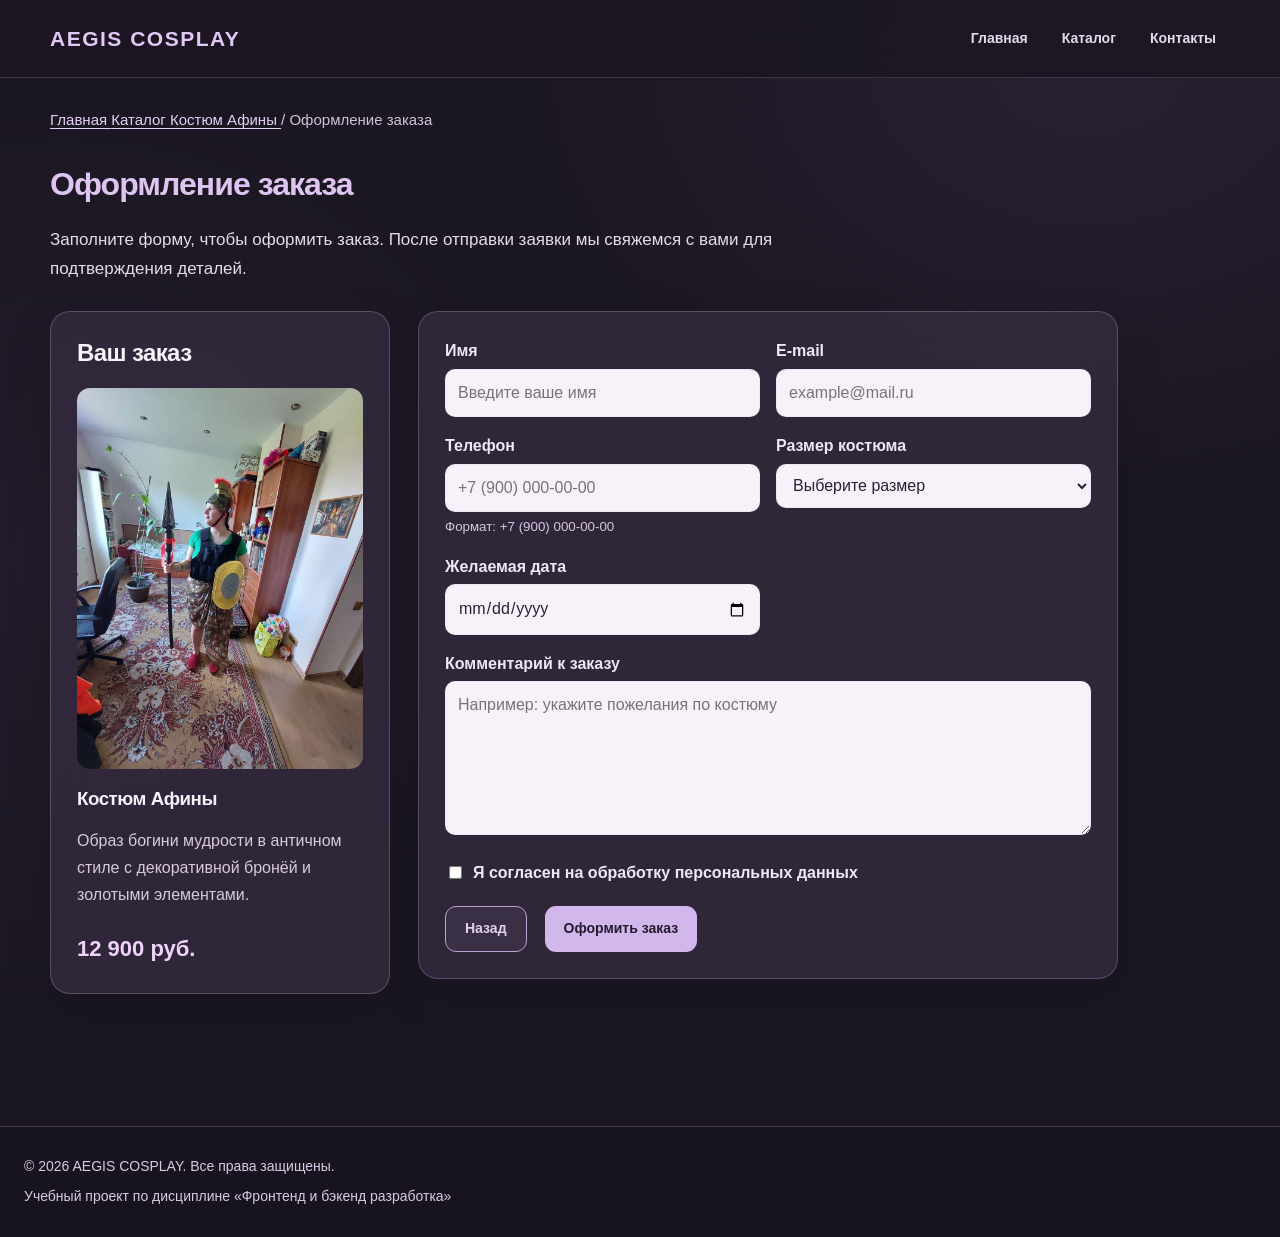
<file: order.html>
<!DOCTYPE html>
<html lang="ru">

<head>
    <!-- =========================================
         НАСТРОЙКИ СТРАНИЦЫ
         Практика №12: адаптивная вёрстка
         ========================================= -->

    <meta charset="UTF-8">

    <!-- viewport нужен для правильного отображения
         сайта на телефонах и планшетах. -->
    <meta
            name="viewport"
            content="width=device-width, initial-scale=1.0"
    >

    <!-- Краткое описание страницы для поисковых систем. -->
    <meta
            name="description"
            content="Оформление заказа в интернет-магазине косплей-костюмов AEGIS COSPLAY."
    >

    <title>Оформление заказа — AEGIS COSPLAY</title>

    <!-- Практика №12: сначала подключаются основные стили,
         затем адаптивные правила из responsive.css. -->
    <link rel="stylesheet" href="css/style.css">
    <link rel="stylesheet" href="css/responsive.css">

    <!-- Скрипт обрабатывает отправку учебной формы
         и показывает сообщение об успешном заказе.
         defer запускает его после разбора HTML. -->
    <script src="js/main.js" defer></script>

</head>

<body>

<!-- =========================================
     ДОСТУПНОСТЬ
     Практика №13
     ========================================= -->

<!-- Skip-link позволяет пользователю с клавиатуры
     пропустить шапку и перейти к основному содержимому. -->
<a class="skip-link" href="#main">
    Перейти к основному содержимому
</a>


<!-- =========================================
     ШАПКА САЙТА
     Практика №12: адаптивная навигация
     Практика №13: семантика и ARIA
     ========================================= -->

<header class="site-header">

    <div class="site-header__inner">

        <!-- Логотип возвращает пользователя на главную страницу. -->
        <a
                class="site-header__logo"
                href="index.html"
        >
            AEGIS COSPLAY
        </a>

        <!-- Семантический nav обозначает основное меню.
             aria-label поясняет его назначение. -->
        <nav
                class="site-nav"
                aria-label="Основная навигация"
        >

            <ul class="site-nav__list">

                <li class="site-nav__item">

                    <a
                            class="site-nav__link"
                            href="index.html"
                    >
                        Главная
                    </a>

                </li>

                <li class="site-nav__item">

                    <a
                            class="site-nav__link"
                            href="catalog.html"
                    >
                        Каталог
                    </a>

                </li>

                <li class="site-nav__item">

                    <a
                            class="site-nav__link"
                            href="contacts.html"
                    >
                        Контакты
                    </a>

                </li>

            </ul>

        </nav>

    </div>

</header>


<!-- =========================================
     ОСНОВНОЕ СОДЕРЖИМОЕ
     Практика №13: семантическая структура
     ========================================= -->

<!-- id="main" связан со skip-link.
     tabindex="-1" позволяет программно перевести сюда фокус. -->
<main id="main" tabindex="-1">

    <!-- Хлебные крошки помогают вернуться
         к предыдущим разделам сайта. -->
    <nav
            class="breadcrumbs"
            aria-label="Хлебные крошки"
    >

        <a
                class="breadcrumbs__link"
                href="index.html"
        >
            Главная
        </a>

        <a
                class="breadcrumbs__link"
                href="catalog.html"
        >
            Каталог
        </a>

        <a
                class="breadcrumbs__link"
                href="product.html"
        >
            Костюм Афины
        </a>

        <!-- Последний элемент обозначает текущую страницу. -->
        <span class="breadcrumbs__current">
            Оформление заказа
        </span>

    </nav>


    <!-- =========================================
         СТРАНИЦА ОФОРМЛЕНИЯ ЗАКАЗА
         Практика №12: CSS Grid и Mobile First
         ========================================= -->

    <!-- На мобильных экранах блоки идут друг под другом.
         На широких экранах информация о товаре
         и форма располагаются в две колонки. -->
    <section class="section order-page">

        <!-- Практика №13: на странице один основной заголовок h1. -->
        <h1 class="section__title">
            Оформление заказа
        </h1>

        <p>
            Заполните форму, чтобы оформить заказ.
            После отправки заявки мы свяжемся с вами
            для подтверждения деталей.
        </p>


        <!-- Контейнер с информацией о товаре и формой заказа. -->
        <div class="order-page__layout">


            <!-- =================================
                 ИНФОРМАЦИЯ О ТОВАРЕ
                 ================================= -->

            <!-- aside содержит краткое описание
                 выбранного костюма и его стоимость. -->
            <aside class="order-summary">

                <h2 class="order-summary__title">
                    Ваш заказ
                </h2>

                <!-- Практика №13: alt описывает изображение
                     для пользователей экранных дикторов. -->
                <img
                        class="order-summary__image"
                        src="images/athena.jpg"
                        alt="Костюм Афины"
                >

                <h3>
                    Костюм Афины
                </h3>

                <p>
                    Образ богини мудрости в античном стиле
                    с декоративной бронёй и золотыми элементами.
                </p>

                <p class="order-summary__price">
                    12 900 руб.
                </p>

            </aside>


            <!-- =================================
                 ФОРМА ОФОРМЛЕНИЯ ЗАКАЗА
                 Практики №12 и №13
                 ================================= -->

            <!-- Практика №12: форма адаптируется через CSS Grid.
                 На телефонах поля расположены в одну колонку.

                 Практика №13: поля имеют подписи label,
                 используются required и проверка формата.

                 id формы используется в существующем JS.
                 Атрибуты action и method сохранены. -->
            <form
                    class="order-form order-page__form"
                    id="order-page-form"
                    action="#"
                    method="post"
            >


                <!-- =================================
                     1. ИМЯ ПОКУПАТЕЛЯ
                     ================================= -->

                <div class="order-form__field">

                    <!-- Практика №13: for связывает подпись
                         с полем по его id. -->
                    <label
                            class="order-form__label"
                            for="customer-name"
                    >
                        Имя
                    </label>

                    <!-- required делает поле обязательным,
                         minlength задаёт минимальную длину,
                         autocomplete помогает заполнить имя. -->
                    <input
                            class="order-form__input"
                            id="customer-name"
                            name="name"
                            type="text"
                            placeholder="Введите ваше имя"
                            minlength="2"
                            autocomplete="name"
                            required
                    >

                </div>


                <!-- =================================
                     2. ЭЛЕКТРОННАЯ ПОЧТА
                     ================================= -->

                <div class="order-form__field">

                    <label
                            class="order-form__label"
                            for="customer-email"
                    >
                        E-mail
                    </label>

                    <!-- type="email" включает проверку
                         формата электронной почты браузером. -->
                    <input
                            class="order-form__input"
                            id="customer-email"
                            name="email"
                            type="email"
                            placeholder="example@mail.ru"
                            autocomplete="email"
                            required
                    >

                </div>


                <!-- =================================
                     3. ТЕЛЕФОН
                     ================================= -->

                <div class="order-form__field">

                    <label
                            class="order-form__label"
                            for="customer-phone"
                    >
                        Телефон
                    </label>

                    <!-- type="tel" показывает удобную клавиатуру
                         на мобильных устройствах.

                         pattern проверяет формат +7 (900) 000-00-00.
                         inputmode подсказывает тип клавиатуры. -->
                    <input
                            class="order-form__input"
                            id="customer-phone"
                            name="phone"
                            type="tel"
                            inputmode="tel"
                            placeholder="+7 (900) 000-00-00"
                            pattern="^\+7 \(\d{3}\) \d{3}-\d{2}-\d{2}$"
                            autocomplete="tel"
                            required
                    >

                    <!-- Текстовая подсказка с примером номера. -->
                    <small class="order-form__hint">
                        Формат: +7 (900) 000-00-00
                    </small>

                </div>


                <!-- =================================
                     4. РАЗМЕР КОСТЮМА
                     ================================= -->

                <div class="order-form__field">

                    <label
                            class="order-form__label"
                            for="costume-size"
                    >
                        Размер костюма
                    </label>

                    <!-- select содержит возможные размеры.
                         Пустой value у первого варианта
                         требует выбрать конкретный размер. -->
                    <select
                            class="order-form__select"
                            id="costume-size"
                            name="size"
                            required
                    >

                        <option value="">
                            Выберите размер
                        </option>

                        <option value="XS">
                            XS
                        </option>

                        <option value="S">
                            S
                        </option>

                        <option value="M">
                            M
                        </option>

                        <option value="L">
                            L
                        </option>

                        <option value="XL">
                            XL
                        </option>

                    </select>

                </div>


                <!-- =================================
                     5. ЖЕЛАЕМАЯ ДАТА
                     ================================= -->

                <div class="order-form__field">

                    <label
                            class="order-form__label"
                            for="order-date"
                    >
                        Желаемая дата
                    </label>

                    <!-- type="date" использует встроенный
                         календарь браузера.
                         Поле необязательное. -->
                    <input
                            class="order-form__input"
                            id="order-date"
                            name="date"
                            type="date"
                    >

                </div>


                <!-- =================================
                     6. КОММЕНТАРИЙ К ЗАКАЗУ
                     ================================= -->

                <!-- Модификатор --wide растягивает поле
                     на всю ширину двухколоночной формы. -->
                <div class="order-form__field order-form__field--wide">

                    <label
                            class="order-form__label"
                            for="order-comment"
                    >
                        Комментарий к заказу
                    </label>

                    <!-- textarea предназначена
                         для многострочного текста. -->
                    <textarea
                            class="order-form__textarea"
                            id="order-comment"
                            name="comment"
                            rows="5"
                            placeholder="Например: укажите пожелания по костюму"
                    ></textarea>

                </div>


                <!-- =================================
                     7. СОГЛАСИЕ НА ОБРАБОТКУ ДАННЫХ
                     Практика №13
                     ================================= -->

                <div class="order-form__field order-form__field--checkbox order-form__field--wide">

                    <!-- Чекбокс расположен внутри label,
                         поэтому текст является его подписью.
                         required требует отметить согласие. -->
                    <label
                            class="order-form__label order-form__label--checkbox"
                    >

                        <input
                                class="order-form__input order-form__input--checkbox"
                                id="order-agreement"
                                name="agreement"
                                type="checkbox"
                                required
                        >

                        Я согласен на обработку персональных данных

                    </label>

                </div>


                <!-- =================================
                     КНОПКИ ФОРМЫ
                     ================================= -->

                <!-- Flexbox позволяет разместить
                     кнопки рядом и переносить их
                     при недостаточной ширине экрана. -->
                <div class="order-form__actions">

                    <!-- Ссылка возвращает на страницу товара. -->
                    <a
                            class="button button--secondary"
                            href="product.html"
                    >
                        Назад
                    </a>

                    <!-- type="submit" запускает стандартную
                         проверку обязательных полей,
                         а затем обработчик формы в JavaScript. -->
                    <button
                            class="button button--primary"
                            type="submit"
                    >
                        Оформить заказ
                    </button>

                </div>

            </form>

        </div>


        <!-- =================================
             СООБЩЕНИЕ ОБ УСПЕШНОМ ЗАКАЗЕ
             Практика №13: доступность
             ================================= -->

        <!-- Сообщение изначально скрыто через hidden.
             После успешной обработки учебной формы
             JavaScript делает его видимым.

             role="status" позволяет экранному диктору
             объявить результат пользователю. -->
        <p
                class="success-message"
                id="order-success-message"
                role="status"
                hidden
        >
            Заказ успешно оформлен! Мы свяжемся с вами для подтверждения.
        </p>

    </section>

</main>


<!-- =========================================
     ПОДВАЛ САЙТА
     Практика №14: финальная проверка
     ========================================= -->

<!-- На коротких страницах подвал прижимается
     к нижней части экрана с помощью Flexbox.
     На длинных страницах следует после содержимого. -->
<footer class="site-footer">

    <p class="site-footer__text">
        &copy; 2026 AEGIS COSPLAY. Все права защищены.
    </p>

    <p class="site-footer__text">
        Учебный проект по дисциплине
        «Фронтенд и бэкенд разработка»
    </p>

</footer>

</body>
</html>
</file>
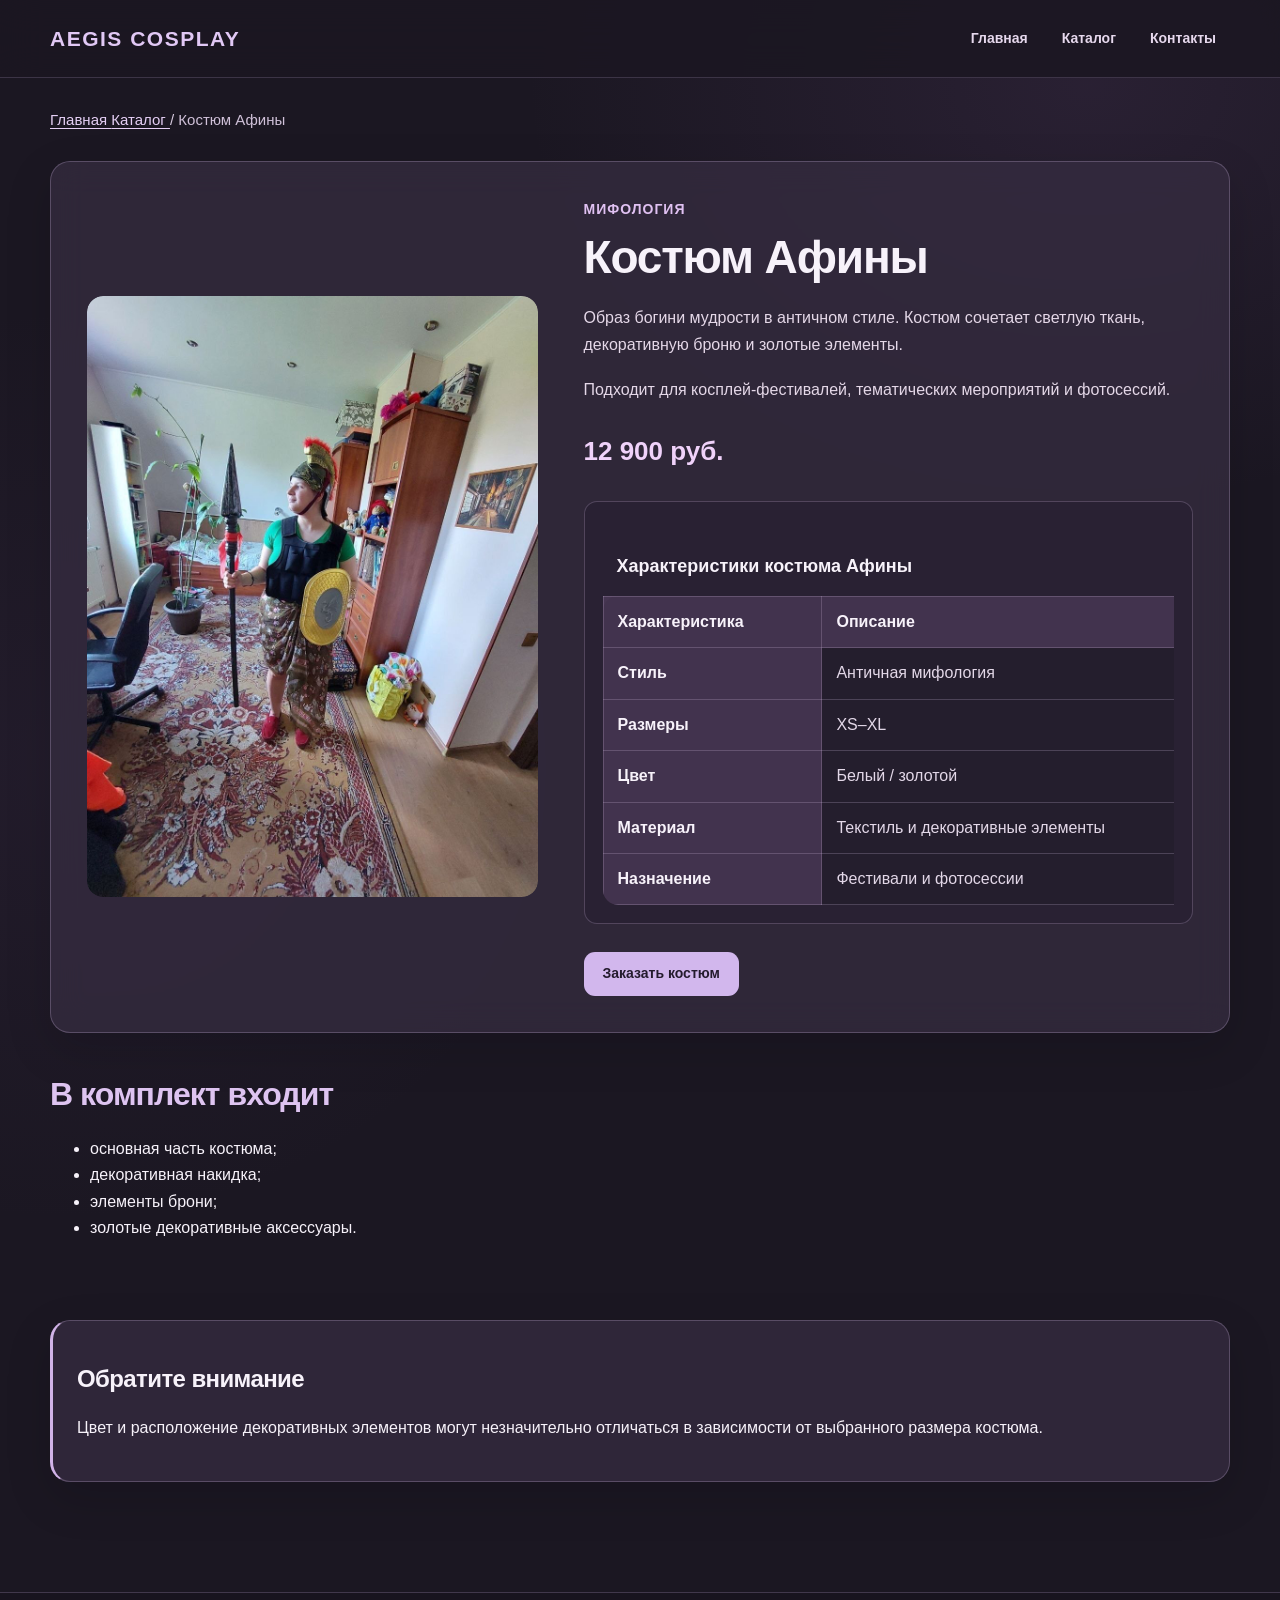
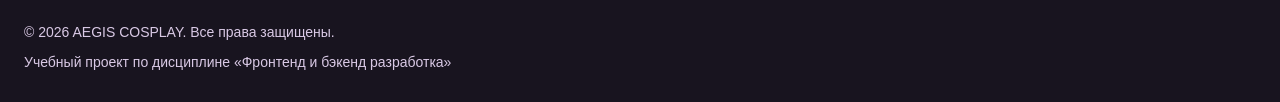
<file: product.html>
<!DOCTYPE html>
<html lang="ru">

<head>
    <!-- Практика №12: настройки страницы.
         Viewport обеспечивает правильное отображение
         адаптивной вёрстки на мобильных устройствах. -->
    <meta charset="UTF-8">

    <meta
            name="viewport"
            content="width=device-width, initial-scale=1.0"
    >

    <meta
            name="description"
            content="Косплей-костюм Афины в античном стиле — AEGIS COSPLAY."
    >

    <title>Костюм Афины — AEGIS COSPLAY</title>

    <!-- Практика №12: основные и адаптивные стили.
         responsive.css подключается после style.css,
         чтобы медиазапросы могли изменять базовую вёрстку. -->
    <link rel="stylesheet" href="css/style.css">
    <link rel="stylesheet" href="css/responsive.css">

    <!-- Метаданные для предпросмотра ссылки на страницу товара. -->
    <meta property="og:type" content="website">

    <meta
            property="og:title"
            content="Костюм Афины — AEGIS COSPLAY"
    >

    <meta
            property="og:description"
            content="Косплей-костюм богини Афины с декоративной бронёй и золотыми элементами."
    >

    <meta
            property="og:image"
            content="images/athena.jpg"
    >
</head>

<body>

<!-- Практика №13: ссылка пропуска навигации.
     Позволяет перейти сразу к основному содержимому
     при использовании клавиши Tab. -->
<a class="skip-link" href="#main">
    Перейти к основному содержимому
</a>


<!-- =========================================
     ШАПКА И НАВИГАЦИЯ САЙТА
     Практика №12: адаптивная навигация
     Практика №13: семантические элементы
     ========================================= -->

<header class="site-header">

    <div class="site-header__inner">

        <!-- Логотип со ссылкой на главную страницу. -->
        <a
                class="site-header__logo"
                href="index.html"
        >
            AEGIS COSPLAY
        </a>

        <!-- nav обозначает основную навигацию.
             aria-label поясняет назначение меню
             для вспомогательных технологий. -->
        <nav
                class="site-nav"
                aria-label="Основная навигация"
        >

            <ul class="site-nav__list">

                <li class="site-nav__item">

                    <a
                            class="site-nav__link"
                            href="index.html"
                    >
                        Главная
                    </a>

                </li>

                <li class="site-nav__item">

                    <!-- Ссылка возвращает пользователя в каталог. -->
                    <a
                            class="site-nav__link"
                            href="catalog.html"
                    >
                        Каталог
                    </a>

                </li>

                <li class="site-nav__item">

                    <a
                            class="site-nav__link"
                            href="contacts.html"
                    >
                        Контакты
                    </a>

                </li>

            </ul>

        </nav>

    </div>

</header>


<!-- =========================================
     ОСНОВНОЕ СОДЕРЖИМОЕ
     Практика №13: доступная структура
     ========================================= -->

<!-- id="main" используется ссылкой пропуска.
     tabindex="-1" позволяет перенести сюда фокус. -->
<main id="main" tabindex="-1">

    <!-- Хлебные крошки показывают путь к товару.
         aria-label отличает их от основного меню. -->
    <nav
            class="breadcrumbs"
            aria-label="Хлебные крошки"
    >

        <a
                class="breadcrumbs__link"
                href="index.html"
        >
            Главная
        </a>

        <a
                class="breadcrumbs__link"
                href="catalog.html"
        >
            Каталог
        </a>

        <!-- Название текущей страницы без ссылки. -->
        <span class="breadcrumbs__current">
            Костюм Афины
        </span>

    </nav>


    <!-- =========================================
         КАРТОЧКА ТОВАРА
         Практика №12: адаптивная CSS Grid
         ========================================= -->

    <!-- На мобильном экране изображение и описание
         идут друг под другом. На широких экранах
         располагаются в две колонки. -->
    <section class="product">

        <!-- Фотография товара.
             Практика №12: CSS ограничивает размер
             изображения и сохраняет пропорции.
             Практика №13: alt описывает фотографию. -->
        <div class="product__image-wrapper">

            <img
                    class="product__image"
                    src="images/athena.jpg"
                    alt="Косплей-костюм Афины"
            >

        </div>


        <!-- Текстовая информация о товаре. -->
        <div class="product__content">

            <!-- Категория товара. -->
            <p class="product__category">
                Мифология
            </p>

            <!-- Практика №13: основной заголовок h1.
                 На странице используется один h1. -->
            <h1 class="product__title">
                Костюм Афины
            </h1>

            <!-- Основное описание костюма. -->
            <p class="product__description">
                Образ богини мудрости в античном стиле.
                Костюм сочетает светлую ткань,
                декоративную броню и золотые элементы.
            </p>

            <!-- Дополнительная информация о назначении. -->
            <p class="product__description">
                Подходит для косплей-фестивалей,
                тематических мероприятий и фотосессий.
            </p>

            <!-- Цена товара. -->
            <p class="product__price">
                12 900 руб.
            </p>


            <!-- =================================
                 ТАБЛИЦА ХАРАКТЕРИСТИК
                 Практики №12 и №13
                 ================================= -->

            <!-- Таблица обёрнута в отдельный контейнер.
                 Практика №12: table-wrapper включает
                 горизонтальную прокрутку на узких экранах,
                 не увеличивая ширину всей страницы. -->
            <div class="product__details">

                <div class="table-wrapper">

                    <!-- Используется настоящая HTML-таблица,
                         чтобы сохранить смысловую структуру данных. -->
                    <table class="product-table">

                        <!-- Практика №13: caption сообщает
                             название таблицы. -->
                        <caption class="product-table__caption">
                            Характеристики костюма Афины
                        </caption>

                        <!-- Заголовки столбцов таблицы. -->
                        <thead>

                        <tr>
                            <!-- scope="col" связывает заголовки
                                 с соответствующими столбцами. -->
                            <th scope="col">Характеристика</th>
                            <th scope="col">Описание</th>
                        </tr>

                        </thead>

                        <!-- Основные характеристики костюма. -->
                        <tbody>

                        <tr>
                            <!-- scope="row" обозначает
                                 заголовок текущей строки. -->
                            <th scope="row">Стиль</th>
                            <td>Античная мифология</td>
                        </tr>

                        <tr>
                            <th scope="row">Размеры</th>
                            <td>XS–XL</td>
                        </tr>

                        <tr>
                            <th scope="row">Цвет</th>
                            <td>Белый / золотой</td>
                        </tr>

                        <tr>
                            <th scope="row">Материал</th>
                            <td>
                                Текстиль и декоративные элементы
                            </td>
                        </tr>

                        <tr>
                            <th scope="row">Назначение</th>
                            <td>
                                Фестивали и фотосессии
                            </td>
                        </tr>

                        </tbody>

                    </table>

                </div>

            </div>


            <!-- =================================
                 ПЕРЕХОД К ОФОРМЛЕНИЮ ЗАКАЗА
                 ================================= -->

            <!-- Практика №13: используется ссылка,
                 поскольку элемент открывает другую страницу.
                 Параметр product=athena передаёт выбранный
                 товар на страницу оформления заказа. -->
            <a
                    class="button button--primary"
                    href="order.html?product=athena"
            >
                Заказать костюм
            </a>

        </div>

    </section>


    <!-- =========================================
         КОМПЛЕКТАЦИЯ ТОВАРА
         ========================================= -->

    <!-- Секция содержит дополнительную информацию.
         h2 продолжает логическую структуру заголовков. -->
    <section class="section">

        <h2 class="section__title">
            В комплект входит
        </h2>

        <!-- Маркированный список элементов комплекта. -->
        <ul>

            <li>
                основная часть костюма;
            </li>

            <li>
                декоративная накидка;
            </li>

            <li>
                элементы брони;
            </li>

            <li>
                золотые декоративные аксессуары.
            </li>

        </ul>

    </section>


    <!-- =========================================
         ДОПОЛНИТЕЛЬНАЯ ИНФОРМАЦИЯ
         Практика №13: семантический aside
         ========================================= -->

    <!-- aside используется для примечания,
         которое дополняет основное описание товара. -->
    <aside class="aside-info">

        <h2>
            Обратите внимание
        </h2>

        <p>
            Цвет и расположение декоративных элементов
            могут незначительно отличаться в зависимости
            от выбранного размера костюма.
        </p>

    </aside>

</main>


<!-- =========================================
     ПОДВАЛ САЙТА
     Практика №14: финальная проверка
     ========================================= -->

<!-- Положение подвала на коротких страницах
     регулируется через CSS с помощью Flexbox.
     Он не перекрывает основное содержимое. -->
<footer class="site-footer">

    <p class="site-footer__text">
        &copy; 2026 AEGIS COSPLAY. Все права защищены.
    </p>

    <p class="site-footer__text">
        Учебный проект по дисциплине
        «Фронтенд и бэкенд разработка»
    </p>

</footer>

</body>

</html>
</file>
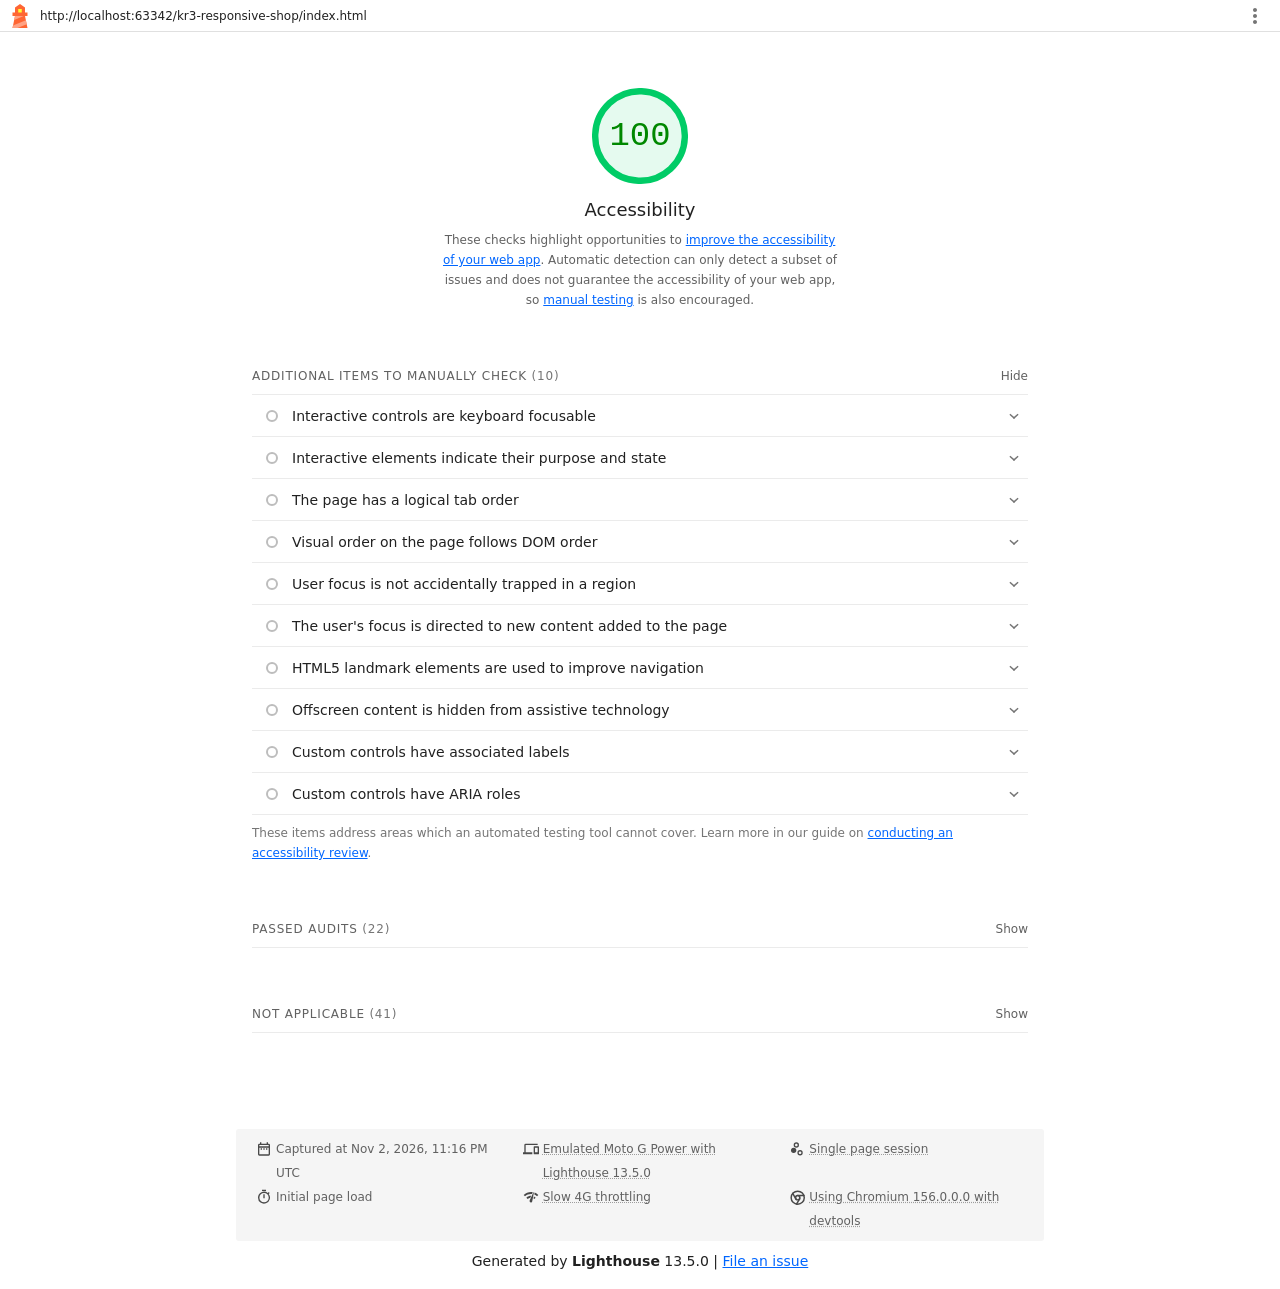
<file: lighthouse/accessibility-report.html>
<!--
@license
Copyright 2018 Google LLC
SPDX-License-Identifier: Apache-2.0
-->
<!doctype html>
<html lang="en">
<head>
  <meta charset="utf-8">
  <meta name="viewport" content="width=device-width, initial-scale=1, minimum-scale=1">
  <link rel="icon" href='data:image/svg+xml;utf8,<svg fill="none" xmlns="http://www.w3.org/2000/svg" viewBox="0 0 48 48"><path d="m14 7 10-7 10 7v10h5v7h-5l5 24H9l5-24H9v-7h5V7Z" fill="%23F63"/><path d="M31.561 24H14l-1.689 8.105L31.561 24ZM18.983 48H9l1.022-4.907L35.723 32.27l1.663 7.98L18.983 48Z" fill="%23FFA385"/><path fill="%23FF3" d="M20.5 10h7v7h-7z"/></svg>'>
  <title>Lighthouse Report</title>
  <style>body {margin: 0}</style>
</head>
<body>
  <noscript>Lighthouse report requires JavaScript. Please enable.</noscript>

  <div id="lh-log"></div>

  <script>window.__LIGHTHOUSE_JSON__ = {"lighthouseVersion":"13.5.0","requestedUrl":"http://localhost:63342/kr3-responsive-shop/index.html","mainDocumentUrl":"http://localhost:63342/kr3-responsive-shop/index.html","finalDisplayedUrl":"http://localhost:63342/kr3-responsive-shop/index.html","finalUrl":"http://localhost:63342/kr3-responsive-shop/index.html","fetchTime":"2026-11-02T23:16:36.080Z","gatherMode":"navigation","runWarnings":[],"userAgent":"Mozilla/5.0 (Windows NT 10.0; Win64; x64) AppleWebKit/537.36 (KHTML, like Gecko) Chrome/156.0.0.0 Safari/537.36","environment":{"networkUserAgent":"Mozilla/5.0 (Linux; Android 11; moto g power (2022)) AppleWebKit/537.36 (KHTML, like Gecko) Chrome/156.0.0.0 Mobile Safari/537.36","hostUserAgent":"Mozilla/5.0 (Windows NT 10.0; Win64; x64) AppleWebKit/537.36 (KHTML, like Gecko) Chrome/156.0.0.0 Safari/537.36","benchmarkIndex":1130.5,"credits":{"axe-core":"4.13.0"}},"audits":{"accesskeys":{"id":"accesskeys","title":"`[accesskey]` values are unique","description":"Access keys let users quickly focus a part of the page. For proper navigation, each access key must be unique. [Learn more about access keys](https://dequeuniversity.com/rules/axe/4.13/accesskeys).","score":null,"scoreDisplayMode":"notApplicable"},"aria-allowed-attr":{"id":"aria-allowed-attr","title":"`[aria-*]` attributes match their roles","description":"Each ARIA `role` supports a specific subset of `aria-*` attributes. Mismatching these invalidates the `aria-*` attributes. [Learn how to match ARIA attributes to their roles](https://dequeuniversity.com/rules/axe/4.13/aria-allowed-attr).","score":1,"scoreDisplayMode":"binary","details":{"type":"table","headings":[{"key":"node","valueType":"node","subItemsHeading":{"key":"relatedNode","valueType":"node"},"label":"Failing Elements"}],"items":[]}},"aria-allowed-role":{"id":"aria-allowed-role","title":"Uses ARIA roles only on compatible elements","description":"Many HTML elements can only be assigned certain ARIA roles. Using ARIA roles where they are not allowed can interfere with the accessibility of the web page. [Learn more about ARIA roles](https://dequeuniversity.com/rules/axe/4.13/aria-allowed-role).","score":null,"scoreDisplayMode":"notApplicable"},"aria-command-name":{"id":"aria-command-name","title":"`button`, `link`, and `menuitem` elements have accessible names","description":"When an element doesn't have an accessible name, screen readers announce it with a generic name, making it unusable for users who rely on screen readers. [Learn how to make command elements more accessible](https://dequeuniversity.com/rules/axe/4.13/aria-command-name).","score":null,"scoreDisplayMode":"notApplicable"},"aria-conditional-attr":{"id":"aria-conditional-attr","title":"ARIA attributes are used as specified for the element's role","description":"Some ARIA attributes are only allowed on an element under certain conditions. [Learn more about conditional ARIA attributes](https://dequeuniversity.com/rules/axe/4.13/aria-conditional-attr).","score":1,"scoreDisplayMode":"binary","details":{"type":"table","headings":[{"key":"node","valueType":"node","subItemsHeading":{"key":"relatedNode","valueType":"node"},"label":"Failing Elements"}],"items":[]}},"aria-deprecated-role":{"id":"aria-deprecated-role","title":"Deprecated ARIA roles were not used","description":"Deprecated ARIA roles may not be processed correctly by assistive technology. [Learn more about deprecated ARIA roles](https://dequeuniversity.com/rules/axe/4.13/aria-deprecated-role).","score":null,"scoreDisplayMode":"notApplicable"},"aria-dialog-name":{"id":"aria-dialog-name","title":"Elements with `role=\"dialog\"` or `role=\"alertdialog\"` have accessible names.","description":"ARIA dialog elements without accessible names may prevent screen readers users from discerning the purpose of these elements. [Learn how to make ARIA dialog elements more accessible](https://dequeuniversity.com/rules/axe/4.13/aria-dialog-name).","score":null,"scoreDisplayMode":"notApplicable"},"aria-hidden-body":{"id":"aria-hidden-body","title":"`[aria-hidden=\"true\"]` is not present on the document `\u003cbody>`","description":"Assistive technologies, like screen readers, work inconsistently when `aria-hidden=\"true\"` is set on the document `\u003cbody>`. [Learn how `aria-hidden` affects the document body](https://dequeuniversity.com/rules/axe/4.13/aria-hidden-body).","score":1,"scoreDisplayMode":"binary","details":{"type":"table","headings":[{"key":"node","valueType":"node","subItemsHeading":{"key":"relatedNode","valueType":"node"},"label":"Failing Elements"}],"items":[]}},"aria-hidden-focus":{"id":"aria-hidden-focus","title":"`[aria-hidden=\"true\"]` elements do not contain focusable descendents","description":"Focusable descendents within an `[aria-hidden=\"true\"]` element prevent those interactive elements from being available to users of assistive technologies like screen readers. [Learn how `aria-hidden` affects focusable elements](https://dequeuniversity.com/rules/axe/4.13/aria-hidden-focus).","score":1,"scoreDisplayMode":"binary","details":{"type":"table","headings":[{"key":"node","valueType":"node","subItemsHeading":{"key":"relatedNode","valueType":"node"},"label":"Failing Elements"}],"items":[]}},"aria-input-field-name":{"id":"aria-input-field-name","title":"ARIA input fields have accessible names","description":"When an input field doesn't have an accessible name, screen readers announce it with a generic name, making it unusable for users who rely on screen readers. [Learn more about input field labels](https://dequeuniversity.com/rules/axe/4.13/aria-input-field-name).","score":null,"scoreDisplayMode":"notApplicable"},"aria-meter-name":{"id":"aria-meter-name","title":"ARIA `meter` elements have accessible names","description":"When a meter element doesn't have an accessible name, screen readers announce it with a generic name, making it unusable for users who rely on screen readers. [Learn how to name `meter` elements](https://dequeuniversity.com/rules/axe/4.13/aria-meter-name).","score":null,"scoreDisplayMode":"notApplicable"},"aria-progressbar-name":{"id":"aria-progressbar-name","title":"ARIA `progressbar` elements have accessible names","description":"When a `progressbar` element doesn't have an accessible name, screen readers announce it with a generic name, making it unusable for users who rely on screen readers. [Learn how to label `progressbar` elements](https://dequeuniversity.com/rules/axe/4.13/aria-progressbar-name).","score":null,"scoreDisplayMode":"notApplicable"},"aria-prohibited-attr":{"id":"aria-prohibited-attr","title":"Elements use only permitted ARIA attributes","description":"Using ARIA attributes in roles where they are prohibited can mean that important information is not communicated to users of assistive technologies. [Learn more about prohibited ARIA roles](https://dequeuniversity.com/rules/axe/4.13/aria-prohibited-attr).","score":1,"scoreDisplayMode":"binary","details":{"type":"table","headings":[{"key":"node","valueType":"node","subItemsHeading":{"key":"relatedNode","valueType":"node"},"label":"Failing Elements"}],"items":[]}},"aria-required-attr":{"id":"aria-required-attr","title":"`[role]`s have all required `[aria-*]` attributes","description":"Some ARIA roles have required attributes that describe the state of the element to screen readers. [Learn more about roles and required attributes](https://dequeuniversity.com/rules/axe/4.13/aria-required-attr).","score":null,"scoreDisplayMode":"notApplicable"},"aria-required-children":{"id":"aria-required-children","title":"Elements with an ARIA `[role]` that require children to contain a specific `[role]` have all required children.","description":"Some ARIA parent roles must contain specific child roles to perform their intended accessibility functions. [Learn more about roles and required children elements](https://dequeuniversity.com/rules/axe/4.13/aria-required-children).","score":null,"scoreDisplayMode":"notApplicable"},"aria-required-parent":{"id":"aria-required-parent","title":"`[role]`s are contained by their required parent element","description":"Some ARIA child roles must be contained by specific parent roles to properly perform their intended accessibility functions. [Learn more about ARIA roles and required parent element](https://dequeuniversity.com/rules/axe/4.13/aria-required-parent).","score":null,"scoreDisplayMode":"notApplicable"},"aria-roles":{"id":"aria-roles","title":"`[role]` values are valid","description":"ARIA roles must have valid values in order to perform their intended accessibility functions. [Learn more about valid ARIA roles](https://dequeuniversity.com/rules/axe/4.13/aria-roles).","score":null,"scoreDisplayMode":"notApplicable"},"aria-text":{"id":"aria-text","title":"Elements with the `role=text` attribute do not have focusable descendents.","description":"Adding `role=text` around a text node split by markup enables VoiceOver to treat it as one phrase, but the element's focusable descendents will not be announced. [Learn more about the `role=text` attribute](https://dequeuniversity.com/rules/axe/4.13/aria-text).","score":null,"scoreDisplayMode":"notApplicable"},"aria-toggle-field-name":{"id":"aria-toggle-field-name","title":"ARIA toggle fields have accessible names","description":"When a toggle field doesn't have an accessible name, screen readers announce it with a generic name, making it unusable for users who rely on screen readers. [Learn more about toggle fields](https://dequeuniversity.com/rules/axe/4.13/aria-toggle-field-name).","score":null,"scoreDisplayMode":"notApplicable"},"aria-tooltip-name":{"id":"aria-tooltip-name","title":"ARIA `tooltip` elements have accessible names","description":"When a tooltip element doesn't have an accessible name, screen readers announce it with a generic name, making it unusable for users who rely on screen readers. [Learn how to name `tooltip` elements](https://dequeuniversity.com/rules/axe/4.13/aria-tooltip-name).","score":null,"scoreDisplayMode":"notApplicable"},"aria-treeitem-name":{"id":"aria-treeitem-name","title":"ARIA `treeitem` elements have accessible names","description":"When a `treeitem` element doesn't have an accessible name, screen readers announce it with a generic name, making it unusable for users who rely on screen readers. [Learn more about labeling `treeitem` elements](https://dequeuniversity.com/rules/axe/4.13/aria-treeitem-name).","score":null,"scoreDisplayMode":"notApplicable"},"aria-valid-attr-value":{"id":"aria-valid-attr-value","title":"`[aria-*]` attributes have valid values","description":"Assistive technologies, like screen readers, can't interpret ARIA attributes with invalid values. [Learn more about valid values for ARIA attributes](https://dequeuniversity.com/rules/axe/4.13/aria-valid-attr-value).","score":1,"scoreDisplayMode":"binary","details":{"type":"table","headings":[{"key":"node","valueType":"node","subItemsHeading":{"key":"relatedNode","valueType":"node"},"label":"Failing Elements"}],"items":[]}},"aria-valid-attr":{"id":"aria-valid-attr","title":"`[aria-*]` attributes are valid and not misspelled","description":"Assistive technologies, like screen readers, can't interpret ARIA attributes with invalid names. [Learn more about valid ARIA attributes](https://dequeuniversity.com/rules/axe/4.13/aria-valid-attr).","score":1,"scoreDisplayMode":"binary","details":{"type":"table","headings":[{"key":"node","valueType":"node","subItemsHeading":{"key":"relatedNode","valueType":"node"},"label":"Failing Elements"}],"items":[]}},"button-name":{"id":"button-name","title":"Buttons have an accessible name","description":"When a button doesn't have an accessible name, screen readers announce it as \"button\", making it unusable for users who rely on screen readers. [Learn how to make buttons more accessible](https://dequeuniversity.com/rules/axe/4.13/button-name).","score":1,"scoreDisplayMode":"binary","details":{"type":"table","headings":[{"key":"node","valueType":"node","subItemsHeading":{"key":"relatedNode","valueType":"node"},"label":"Failing Elements"}],"items":[]}},"bypass":{"id":"bypass","title":"The page contains a heading, skip link, or landmark region","description":"Adding ways to bypass repetitive content lets keyboard users navigate the page more efficiently. [Learn more about bypass blocks](https://dequeuniversity.com/rules/axe/4.13/bypass).","score":null,"scoreDisplayMode":"notApplicable"},"color-contrast":{"id":"color-contrast","title":"Background and foreground colors have a sufficient contrast ratio","description":"Low-contrast text is difficult or impossible for many users to read. [Learn how to provide sufficient color contrast](https://dequeuniversity.com/rules/axe/4.13/color-contrast).","score":1,"scoreDisplayMode":"binary","details":{"type":"table","headings":[{"key":"node","valueType":"node","subItemsHeading":{"key":"relatedNode","valueType":"node"},"label":"Failing Elements"}],"items":[]}},"definition-list":{"id":"definition-list","title":"`\u003cdl>`'s contain only properly-ordered `\u003cdt>` and `\u003cdd>` groups, `\u003cscript>`, `\u003ctemplate>` or `\u003cdiv>` elements.","description":"When definition lists are not properly marked up, screen readers may produce confusing or inaccurate output. [Learn how to structure definition lists correctly](https://dequeuniversity.com/rules/axe/4.13/definition-list).","score":null,"scoreDisplayMode":"notApplicable"},"dlitem":{"id":"dlitem","title":"Definition list items are wrapped in `\u003cdl>` elements","description":"Definition list items (`\u003cdt>` and `\u003cdd>`) must be wrapped in a parent `\u003cdl>` element to ensure that screen readers can properly announce them. [Learn how to structure definition lists correctly](https://dequeuniversity.com/rules/axe/4.13/dlitem).","score":null,"scoreDisplayMode":"notApplicable"},"document-title":{"id":"document-title","title":"Document has a `\u003ctitle>` element","description":"The title gives screen reader users an overview of the page, and search engine users rely on it heavily to determine if a page is relevant to their search. [Learn more about document titles](https://dequeuniversity.com/rules/axe/4.13/document-title).","score":1,"scoreDisplayMode":"binary","details":{"type":"table","headings":[{"key":"node","valueType":"node","subItemsHeading":{"key":"relatedNode","valueType":"node"},"label":"Failing Elements"}],"items":[]}},"duplicate-id-aria":{"id":"duplicate-id-aria","title":"ARIA IDs are unique","description":"The value of an ARIA ID must be unique to prevent other instances from being overlooked by assistive technologies. [Learn how to fix duplicate ARIA IDs](https://dequeuniversity.com/rules/axe/4.13/duplicate-id-aria).","score":null,"scoreDisplayMode":"notApplicable"},"empty-heading":{"id":"empty-heading","title":"All heading elements contain content.","description":"A heading with no content or inaccessible text prevent screen reader users from accessing information on the page's structure. [Learn more about headings](https://dequeuniversity.com/rules/axe/4.13/empty-heading).","score":null,"scoreDisplayMode":"notApplicable"},"form-field-multiple-labels":{"id":"form-field-multiple-labels","title":"No form fields have multiple labels","description":"Form fields with multiple labels can be confusingly announced by assistive technologies like screen readers which use either the first, the last, or all of the labels. [Learn how to use form labels](https://dequeuniversity.com/rules/axe/4.13/form-field-multiple-labels).","score":null,"scoreDisplayMode":"notApplicable"},"frame-title":{"id":"frame-title","title":"`\u003cframe>` or `\u003ciframe>` elements have a title","description":"Screen reader users rely on frame titles to describe the contents of frames. [Learn more about frame titles](https://dequeuniversity.com/rules/axe/4.13/frame-title).","score":null,"scoreDisplayMode":"notApplicable"},"heading-order":{"id":"heading-order","title":"Heading elements appear in a sequentially-descending order","description":"Properly ordered headings that do not skip levels convey the semantic structure of the page, making it easier to navigate and understand when using assistive technologies. [Learn more about heading order](https://dequeuniversity.com/rules/axe/4.13/heading-order).","score":1,"scoreDisplayMode":"binary","details":{"type":"table","headings":[{"key":"node","valueType":"node","subItemsHeading":{"key":"relatedNode","valueType":"node"},"label":"Failing Elements"}],"items":[]}},"html-has-lang":{"id":"html-has-lang","title":"`\u003chtml>` element has a `[lang]` attribute","description":"If a page doesn't specify a `lang` attribute, a screen reader assumes that the page is in the default language that the user chose when setting up the screen reader. If the page isn't actually in the default language, then the screen reader might not announce the page's text correctly. [Learn more about the `lang` attribute](https://dequeuniversity.com/rules/axe/4.13/html-has-lang).","score":1,"scoreDisplayMode":"binary","details":{"type":"table","headings":[{"key":"node","valueType":"node","subItemsHeading":{"key":"relatedNode","valueType":"node"},"label":"Failing Elements"}],"items":[]}},"html-lang-valid":{"id":"html-lang-valid","title":"`\u003chtml>` element has a valid value for its `[lang]` attribute","description":"Specifying a valid [BCP 47 language](https://www.w3.org/International/questions/qa-choosing-language-tags#question) helps screen readers announce text properly. [Learn how to use the `lang` attribute](https://dequeuniversity.com/rules/axe/4.13/html-lang-valid).","score":1,"scoreDisplayMode":"binary","details":{"type":"table","headings":[{"key":"node","valueType":"node","subItemsHeading":{"key":"relatedNode","valueType":"node"},"label":"Failing Elements"}],"items":[]}},"html-xml-lang-mismatch":{"id":"html-xml-lang-mismatch","title":"`\u003chtml>` element has an `[xml:lang]` attribute with the same base language as the `[lang]` attribute.","description":"If the webpage does not specify a consistent language, then the screen reader might not announce the page's text correctly. [Learn more about the `lang` attribute](https://dequeuniversity.com/rules/axe/4.13/html-xml-lang-mismatch).","score":null,"scoreDisplayMode":"notApplicable"},"identical-links-same-purpose":{"id":"identical-links-same-purpose","title":"Identical links have the same purpose.","description":"Links with the same destination should have the same description, to help users understand the link's purpose and decide whether to follow it. [Learn more about identical links](https://dequeuniversity.com/rules/axe/4.13/identical-links-same-purpose).","score":null,"scoreDisplayMode":"notApplicable"},"image-alt":{"id":"image-alt","title":"Image elements have `[alt]` attributes","description":"Informative elements should aim for short, descriptive alternate text. Decorative elements can be ignored with an empty alt attribute. [Learn more about the `alt` attribute](https://dequeuniversity.com/rules/axe/4.13/image-alt).","score":1,"scoreDisplayMode":"binary","details":{"type":"table","headings":[{"key":"node","valueType":"node","subItemsHeading":{"key":"relatedNode","valueType":"node"},"label":"Failing Elements"}],"items":[]}},"image-redundant-alt":{"id":"image-redundant-alt","title":"Image elements do not have `[alt]` attributes that are redundant text.","description":"Informative elements should aim for short, descriptive alternative text. Alternative text that is exactly the same as the text adjacent to the link or image is potentially confusing for screen reader users, because the text will be read twice. [Learn more about the `alt` attribute](https://dequeuniversity.com/rules/axe/4.13/image-redundant-alt).","score":null,"scoreDisplayMode":"notApplicable"},"input-button-name":{"id":"input-button-name","title":"Input buttons have discernible text.","description":"Adding discernable and accessible text to input buttons may help screen reader users understand the purpose of the input button. [Learn more about input buttons](https://dequeuniversity.com/rules/axe/4.13/input-button-name).","score":null,"scoreDisplayMode":"notApplicable"},"input-image-alt":{"id":"input-image-alt","title":"`\u003cinput type=\"image\">` elements have `[alt]` text","description":"When an image is being used as an `\u003cinput>` button, providing alternative text can help screen reader users understand the purpose of the button. [Learn about input image alt text](https://dequeuniversity.com/rules/axe/4.13/input-image-alt).","score":null,"scoreDisplayMode":"notApplicable"},"label-content-name-mismatch":{"id":"label-content-name-mismatch","title":"Elements with visible text labels have matching accessible names.","description":"Visible text labels that do not match the accessible name can result in a confusing experience for screen reader users. [Learn more about accessible names](https://dequeuniversity.com/rules/axe/4.13/label-content-name-mismatch).","score":null,"scoreDisplayMode":"notApplicable"},"label":{"id":"label","title":"Form elements have associated labels","description":"Labels ensure that form controls are announced properly by assistive technologies, like screen readers. [Learn more about form element labels](https://dequeuniversity.com/rules/axe/4.13/label).","score":null,"scoreDisplayMode":"notApplicable"},"landmark-one-main":{"id":"landmark-one-main","title":"Document has a main landmark.","description":"One main landmark helps screen reader users navigate a web page. [Learn more about landmarks](https://dequeuniversity.com/rules/axe/4.13/landmark-one-main).","score":1,"scoreDisplayMode":"binary","details":{"type":"table","headings":[{"key":"node","valueType":"node","subItemsHeading":{"key":"relatedNode","valueType":"node"},"label":"Failing Elements"}],"items":[]}},"link-name":{"id":"link-name","title":"Links have a discernible name","description":"Link text (and alternate text for images, when used as links) that is discernible, unique, and focusable improves the navigation experience for screen reader users. [Learn how to make links accessible](https://dequeuniversity.com/rules/axe/4.13/link-name).","score":1,"scoreDisplayMode":"binary","details":{"type":"table","headings":[{"key":"node","valueType":"node","subItemsHeading":{"key":"relatedNode","valueType":"node"},"label":"Failing Elements"}],"items":[]}},"link-in-text-block":{"id":"link-in-text-block","title":"Links are distinguishable without relying on color.","description":"Low-contrast text is difficult or impossible for many users to read. Link text that is discernible improves the experience for users with low vision. [Learn how to make links distinguishable](https://dequeuniversity.com/rules/axe/4.13/link-in-text-block).","score":null,"scoreDisplayMode":"notApplicable"},"list":{"id":"list","title":"Lists contain only `\u003cli>` elements and script supporting elements (`\u003cscript>` and `\u003ctemplate>`).","description":"Screen readers have a specific way of announcing lists. Ensuring proper list structure aids screen reader output. [Learn more about proper list structure](https://dequeuniversity.com/rules/axe/4.13/list).","score":1,"scoreDisplayMode":"binary","details":{"type":"table","headings":[{"key":"node","valueType":"node","subItemsHeading":{"key":"relatedNode","valueType":"node"},"label":"Failing Elements"}],"items":[]}},"listitem":{"id":"listitem","title":"List items (`\u003cli>`) are contained within `\u003cul>`, `\u003col>` or `\u003cmenu>` parent elements","description":"Screen readers require list items (`\u003cli>`) to be contained within a parent `\u003cul>`, `\u003col>` or `\u003cmenu>` to be announced properly. [Learn more about proper list structure](https://dequeuniversity.com/rules/axe/4.13/listitem).","score":1,"scoreDisplayMode":"binary","details":{"type":"table","headings":[{"key":"node","valueType":"node","subItemsHeading":{"key":"relatedNode","valueType":"node"},"label":"Failing Elements"}],"items":[]}},"meta-refresh":{"id":"meta-refresh","title":"The document does not use `\u003cmeta http-equiv=\"refresh\">`","description":"Users do not expect a page to refresh automatically, and doing so will move focus back to the top of the page. This may create a frustrating or confusing experience. [Learn more about the refresh meta tag](https://dequeuniversity.com/rules/axe/4.13/meta-refresh).","score":null,"scoreDisplayMode":"notApplicable"},"meta-viewport":{"id":"meta-viewport","title":"`[user-scalable=\"no\"]` is not used in the `\u003cmeta name=\"viewport\">` element and the `[maximum-scale]` attribute is not less than 5.","description":"Disabling zooming is problematic for users with low vision who rely on screen magnification to properly see the contents of a web page. [Learn more about the viewport meta tag](https://dequeuniversity.com/rules/axe/4.13/meta-viewport).","score":1,"scoreDisplayMode":"binary","details":{"type":"table","headings":[{"key":"node","valueType":"node","subItemsHeading":{"key":"relatedNode","valueType":"node"},"label":"Failing Elements"}],"items":[]}},"object-alt":{"id":"object-alt","title":"`\u003cobject>` elements have alternate text","description":"Screen readers cannot translate non-text content. Adding alternate text to `\u003cobject>` elements helps screen readers convey meaning to users. [Learn more about alt text for `object` elements](https://dequeuniversity.com/rules/axe/4.13/object-alt).","score":null,"scoreDisplayMode":"notApplicable"},"select-name":{"id":"select-name","title":"Select elements have associated label elements.","description":"Form elements without effective labels can create frustrating experiences for screen reader users. [Learn more about the `select` element](https://dequeuniversity.com/rules/axe/4.13/select-name).","score":null,"scoreDisplayMode":"notApplicable"},"skip-link":{"id":"skip-link","title":"Skip links are focusable.","description":"Including a skip link can help users skip to the main content to save time. [Learn more about skip links](https://dequeuniversity.com/rules/axe/4.13/skip-link).","score":1,"scoreDisplayMode":"binary","details":{"type":"table","headings":[{"key":"node","valueType":"node","subItemsHeading":{"key":"relatedNode","valueType":"node"},"label":"Failing Elements"}],"items":[]}},"tabindex":{"id":"tabindex","title":"No element has a `[tabindex]` value greater than 0","description":"A value greater than 0 implies an explicit navigation ordering. Although technically valid, this often creates frustrating experiences for users who rely on assistive technologies. [Learn more about the `tabindex` attribute](https://dequeuniversity.com/rules/axe/4.13/tabindex).","score":1,"scoreDisplayMode":"binary","details":{"type":"table","headings":[{"key":"node","valueType":"node","subItemsHeading":{"key":"relatedNode","valueType":"node"},"label":"Failing Elements"}],"items":[]}},"table-duplicate-name":{"id":"table-duplicate-name","title":"Tables have different content in the summary attribute and `\u003ccaption>`.","description":"The summary attribute should describe the table structure, while `\u003ccaption>` should have the onscreen title. Accurate table mark-up helps users of screen readers. [Learn more about summary and caption](https://dequeuniversity.com/rules/axe/4.13/table-duplicate-name).","score":null,"scoreDisplayMode":"notApplicable"},"table-fake-caption":{"id":"table-fake-caption","title":"Tables use `\u003ccaption>` instead of cells with the `[colspan]` attribute to indicate a caption.","description":"Screen readers have features to make navigating tables easier. Ensuring that tables use the actual caption element instead of cells with the `[colspan]` attribute may improve the experience for screen reader users. [Learn more about captions](https://dequeuniversity.com/rules/axe/4.13/table-fake-caption).","score":null,"scoreDisplayMode":"notApplicable"},"target-size":{"id":"target-size","title":"Touch targets have sufficient size and spacing.","description":"Touch targets with sufficient size and spacing help users who may have difficulty targeting small controls to activate the targets. [Learn more about touch targets](https://dequeuniversity.com/rules/axe/4.13/target-size).","score":1,"scoreDisplayMode":"binary","details":{"type":"table","headings":[{"key":"node","valueType":"node","subItemsHeading":{"key":"relatedNode","valueType":"node"},"label":"Failing Elements"}],"items":[]}},"td-has-header":{"id":"td-has-header","title":"`\u003ctd>` elements in a large `\u003ctable>` have one or more table headers.","description":"Screen readers have features to make navigating tables easier. Ensuring that `\u003ctd>` elements in a large table (3 or more cells in width and height) have an associated table header may improve the experience for screen reader users. [Learn more about table headers](https://dequeuniversity.com/rules/axe/4.13/td-has-header).","score":null,"scoreDisplayMode":"notApplicable"},"td-headers-attr":{"id":"td-headers-attr","title":"Cells in a `\u003ctable>` element that use the `[headers]` attribute refer to table cells within the same table.","description":"Screen readers have features to make navigating tables easier. Ensuring `\u003ctd>` cells using the `[headers]` attribute only refer to other cells in the same table may improve the experience for screen reader users. [Learn more about the `headers` attribute](https://dequeuniversity.com/rules/axe/4.13/td-headers-attr).","score":null,"scoreDisplayMode":"notApplicable"},"th-has-data-cells":{"id":"th-has-data-cells","title":"`\u003cth>` elements and elements with `[role=\"columnheader\"/\"rowheader\"]` have data cells they describe.","description":"Screen readers have features to make navigating tables easier. Ensuring table headers always refer to some set of cells may improve the experience for screen reader users. [Learn more about table headers](https://dequeuniversity.com/rules/axe/4.13/th-has-data-cells).","score":null,"scoreDisplayMode":"notApplicable"},"valid-lang":{"id":"valid-lang","title":"`[lang]` attributes have a valid value","description":"Specifying a valid [BCP 47 language](https://www.w3.org/International/questions/qa-choosing-language-tags#question) on elements helps ensure that text is pronounced correctly by a screen reader. [Learn how to use the `lang` attribute](https://dequeuniversity.com/rules/axe/4.13/valid-lang).","score":null,"scoreDisplayMode":"notApplicable"},"video-caption":{"id":"video-caption","title":"`\u003cvideo>` elements contain a `\u003ctrack>` element with `[kind=\"captions\"]`","description":"When a video provides a caption it is easier for deaf and hearing impaired users to access its information. [Learn more about video captions](https://dequeuniversity.com/rules/axe/4.13/video-caption).","score":null,"scoreDisplayMode":"notApplicable"},"custom-controls-labels":{"id":"custom-controls-labels","title":"Custom controls have associated labels","description":"Custom interactive controls have associated labels, provided by aria-label or aria-labelledby. [Learn more about custom controls and labels](https://developer.chrome.com/docs/lighthouse/accessibility/custom-controls-labels/).","score":null,"scoreDisplayMode":"manual"},"custom-controls-roles":{"id":"custom-controls-roles","title":"Custom controls have ARIA roles","description":"Custom interactive controls have appropriate ARIA roles. [Learn how to add roles to custom controls](https://developer.chrome.com/docs/lighthouse/accessibility/custom-control-roles/).","score":null,"scoreDisplayMode":"manual"},"focus-traps":{"id":"focus-traps","title":"User focus is not accidentally trapped in a region","description":"A user can tab into and out of any control or region without accidentally trapping their focus. [Learn how to avoid focus traps](https://developer.chrome.com/docs/lighthouse/accessibility/focus-traps/).","score":null,"scoreDisplayMode":"manual"},"focusable-controls":{"id":"focusable-controls","title":"Interactive controls are keyboard focusable","description":"Custom interactive controls are keyboard focusable and display a focus indicator. [Learn how to make custom controls focusable](https://developer.chrome.com/docs/lighthouse/accessibility/focusable-controls/).","score":null,"scoreDisplayMode":"manual"},"interactive-element-affordance":{"id":"interactive-element-affordance","title":"Interactive elements indicate their purpose and state","description":"Interactive elements, such as links and buttons, should indicate their state and be distinguishable from non-interactive elements. [Learn how to decorate interactive elements with affordance hints](https://developer.chrome.com/docs/lighthouse/accessibility/interactive-element-affordance/).","score":null,"scoreDisplayMode":"manual"},"logical-tab-order":{"id":"logical-tab-order","title":"The page has a logical tab order","description":"Tabbing through the page follows the visual layout. Users cannot focus elements that are offscreen. [Learn more about logical tab ordering](https://developer.chrome.com/docs/lighthouse/accessibility/logical-tab-order/).","score":null,"scoreDisplayMode":"manual"},"managed-focus":{"id":"managed-focus","title":"The user's focus is directed to new content added to the page","description":"If new content, such as a dialog, is added to the page, the user's focus is directed to it. [Learn how to direct focus to new content](https://developer.chrome.com/docs/lighthouse/accessibility/managed-focus/).","score":null,"scoreDisplayMode":"manual"},"offscreen-content-hidden":{"id":"offscreen-content-hidden","title":"Offscreen content is hidden from assistive technology","description":"Offscreen content is hidden with display: none or aria-hidden=true. [Learn how to properly hide offscreen content](https://developer.chrome.com/docs/lighthouse/accessibility/offscreen-content-hidden/).","score":null,"scoreDisplayMode":"manual"},"use-landmarks":{"id":"use-landmarks","title":"HTML5 landmark elements are used to improve navigation","description":"Landmark elements (`\u003cmain>`, `\u003cnav>`, etc.) are used to improve the keyboard navigation of the page for assistive technology. [Learn more about landmark elements](https://developer.chrome.com/docs/lighthouse/accessibility/use-landmarks/).","score":null,"scoreDisplayMode":"manual"},"visual-order-follows-dom":{"id":"visual-order-follows-dom","title":"Visual order on the page follows DOM order","description":"DOM order matches the visual order, improving navigation for assistive technology. [Learn more about DOM and visual ordering](https://developer.chrome.com/docs/lighthouse/accessibility/visual-order-follows-dom/).","score":null,"scoreDisplayMode":"manual"},"autocomplete-valid":{"id":"autocomplete-valid","title":"`autocomplete` attributes are used correctly","description":"The `autocomplete` attribute values must be valid and correctly applied for screen readers to function correctly. [Learn more about valid autocomplete values](https://dequeuniversity.com/rules/axe/4.13/autocomplete-valid).","score":null,"scoreDisplayMode":"notApplicable"},"presentation-role-conflict":{"id":"presentation-role-conflict","title":"Elements with `role=\"none\"` or `role=\"presentation\"` do not have conflicts","description":"There are certain cases where the semantic role of an element with `role=\"none\"` or `role=\"presentation\"` does not resolve to none or presentation. To ensure the element remains removed from the accessibility tree, you should not add any global ARIA attributes to the element or make it focusable. [Learn more about presentation role conflict](https://dequeuniversity.com/rules/axe/4.13/presentation-role-conflict).","score":null,"scoreDisplayMode":"notApplicable"},"svg-img-alt":{"id":"svg-img-alt","title":"SVG elements with an `img` role have an accessible text alternative","description":"Ensures SVG elements with an `img`, `graphics-document` or `graphics-symbol` role have an accessible text alternative. [Learn more about SVG alt text](https://dequeuniversity.com/rules/axe/4.13/svg-img-alt).","score":null,"scoreDisplayMode":"notApplicable"}},"configSettings":{"output":"json","maxWaitForFcp":30000,"maxWaitForLoad":45000,"pauseAfterFcpMs":1000,"pauseAfterLoadMs":1000,"networkQuietThresholdMs":1000,"cpuQuietThresholdMs":1000,"formFactor":"mobile","throttling":{"rttMs":150,"throughputKbps":1638.4,"requestLatencyMs":562.5,"downloadThroughputKbps":1474.5600000000002,"uploadThroughputKbps":675,"cpuSlowdownMultiplier":4},"throttlingMethod":"simulate","screenEmulation":{"mobile":true,"width":412,"height":823,"deviceScaleFactor":1.75,"disabled":true},"emulatedUserAgent":"Mozilla/5.0 (Linux; Android 11; moto g power (2022)) AppleWebKit/537.36 (KHTML, like Gecko) Chrome/136.0.0.0 Mobile Safari/537.36","auditMode":false,"gatherMode":false,"clearStorageTypes":["file_systems","shader_cache","service_workers","cache_storage"],"disableStorageReset":false,"debugNavigation":false,"channel":"devtools","usePassiveGathering":false,"disableFullPageScreenshot":false,"skipAboutBlank":false,"blankPage":"about:blank","ignoreStatusCode":true,"locale":"en-US","blockedUrlPatterns":null,"additionalTraceCategories":"","extraHeaders":null,"precomputedLanternData":null,"onlyAudits":null,"onlyCategories":["accessibility"],"skipAudits":null},"categories":{"accessibility":{"title":"Accessibility","description":"These checks highlight opportunities to [improve the accessibility of your web app](https://developer.chrome.com/docs/lighthouse/accessibility/). Automatic detection can only detect a subset of issues and does not guarantee the accessibility of your web app, so [manual testing](https://web.dev/articles/how-to-review) is also encouraged.","manualDescription":"These items address areas which an automated testing tool cannot cover. Learn more in our guide on [conducting an accessibility review](https://web.dev/articles/how-to-review).","supportedModes":["navigation","snapshot"],"auditRefs":[{"id":"accesskeys","weight":0,"group":"a11y-navigation"},{"id":"aria-allowed-attr","weight":10,"group":"a11y-aria"},{"id":"aria-command-name","weight":0,"group":"a11y-aria"},{"id":"aria-conditional-attr","weight":7,"group":"a11y-aria"},{"id":"aria-deprecated-role","weight":0,"group":"a11y-aria"},{"id":"aria-dialog-name","weight":0,"group":"a11y-aria"},{"id":"aria-hidden-body","weight":10,"group":"a11y-aria"},{"id":"aria-hidden-focus","weight":7,"group":"a11y-aria"},{"id":"aria-input-field-name","weight":0,"group":"a11y-aria"},{"id":"aria-meter-name","weight":0,"group":"a11y-aria"},{"id":"aria-progressbar-name","weight":0,"group":"a11y-aria"},{"id":"aria-prohibited-attr","weight":7,"group":"a11y-aria"},{"id":"aria-required-attr","weight":0,"group":"a11y-aria"},{"id":"aria-required-children","weight":0,"group":"a11y-aria"},{"id":"aria-required-parent","weight":0,"group":"a11y-aria"},{"id":"aria-roles","weight":0,"group":"a11y-aria"},{"id":"aria-text","weight":0,"group":"a11y-aria"},{"id":"aria-toggle-field-name","weight":0,"group":"a11y-aria"},{"id":"aria-tooltip-name","weight":0,"group":"a11y-aria"},{"id":"aria-treeitem-name","weight":0,"group":"a11y-aria"},{"id":"aria-valid-attr-value","weight":10,"group":"a11y-aria"},{"id":"aria-valid-attr","weight":10,"group":"a11y-aria"},{"id":"button-name","weight":10,"group":"a11y-names-labels"},{"id":"bypass","weight":0,"group":"a11y-navigation"},{"id":"color-contrast","weight":7,"group":"a11y-color-contrast"},{"id":"definition-list","weight":0,"group":"a11y-tables-lists"},{"id":"dlitem","weight":0,"group":"a11y-tables-lists"},{"id":"document-title","weight":7,"group":"a11y-names-labels"},{"id":"duplicate-id-aria","weight":0,"group":"a11y-aria"},{"id":"form-field-multiple-labels","weight":0,"group":"a11y-names-labels"},{"id":"frame-title","weight":0,"group":"a11y-names-labels"},{"id":"heading-order","weight":3,"group":"a11y-navigation"},{"id":"html-has-lang","weight":7,"group":"a11y-language"},{"id":"html-lang-valid","weight":7,"group":"a11y-language"},{"id":"html-xml-lang-mismatch","weight":0,"group":"a11y-language"},{"id":"image-alt","weight":10,"group":"a11y-names-labels"},{"id":"input-button-name","weight":0,"group":"a11y-names-labels"},{"id":"input-image-alt","weight":0,"group":"a11y-names-labels"},{"id":"label","weight":0,"group":"a11y-names-labels"},{"id":"link-in-text-block","weight":0,"group":"a11y-color-contrast"},{"id":"link-name","weight":7,"group":"a11y-names-labels"},{"id":"list","weight":7,"group":"a11y-tables-lists"},{"id":"listitem","weight":7,"group":"a11y-tables-lists"},{"id":"meta-refresh","weight":0,"group":"a11y-best-practices"},{"id":"meta-viewport","weight":10,"group":"a11y-best-practices"},{"id":"object-alt","weight":0,"group":"a11y-names-labels"},{"id":"select-name","weight":0,"group":"a11y-names-labels"},{"id":"skip-link","weight":3,"group":"a11y-names-labels"},{"id":"tabindex","weight":7,"group":"a11y-navigation"},{"id":"target-size","weight":7,"group":"a11y-best-practices"},{"id":"td-headers-attr","weight":0,"group":"a11y-tables-lists"},{"id":"th-has-data-cells","weight":0,"group":"a11y-tables-lists"},{"id":"valid-lang","weight":0,"group":"a11y-language"},{"id":"video-caption","weight":0,"group":"a11y-audio-video"},{"id":"landmark-one-main","weight":3,"group":"a11y-best-practices"},{"id":"autocomplete-valid","weight":0,"group":"a11y-best-practices"},{"id":"presentation-role-conflict","weight":0,"group":"a11y-best-practices"},{"id":"svg-img-alt","weight":0,"group":"a11y-best-practices"},{"id":"focusable-controls","weight":0},{"id":"interactive-element-affordance","weight":0},{"id":"logical-tab-order","weight":0},{"id":"visual-order-follows-dom","weight":0},{"id":"focus-traps","weight":0},{"id":"managed-focus","weight":0},{"id":"use-landmarks","weight":0},{"id":"offscreen-content-hidden","weight":0},{"id":"custom-controls-labels","weight":0},{"id":"custom-controls-roles","weight":0},{"id":"table-duplicate-name","weight":0,"group":"a11y-best-practices"},{"id":"empty-heading","weight":0,"group":"a11y-best-practices"},{"id":"aria-allowed-role","weight":0,"group":"a11y-best-practices"},{"id":"image-redundant-alt","weight":0,"group":"a11y-names-labels"},{"id":"identical-links-same-purpose","weight":0,"group":"a11y-best-practices"},{"id":"label-content-name-mismatch","weight":0,"group":"hidden"},{"id":"table-fake-caption","weight":0,"group":"hidden"},{"id":"td-has-header","weight":0,"group":"hidden"}],"id":"accessibility","score":1}},"categoryGroups":{"metrics":{"title":"Metrics"},"insights":{"title":"Insights","description":"These insights are also available in the Chrome DevTools Performance Panel - [record a trace](https://developer.chrome.com/docs/devtools/performance/reference) to view more detailed information."},"diagnostics":{"title":"Diagnostics","description":"More information about the performance of your application. These numbers don't [directly affect](https://developer.chrome.com/docs/lighthouse/performance/performance-scoring/) the Performance score."},"a11y-best-practices":{"title":"Best practices","description":"These items highlight common accessibility best practices."},"a11y-color-contrast":{"title":"Contrast","description":"These are opportunities to improve the legibility of your content."},"a11y-names-labels":{"title":"Names and labels","description":"These are opportunities to improve the semantics of the controls in your application. This may enhance the experience for users of assistive technology, like a screen reader."},"a11y-navigation":{"title":"Navigation","description":"These are opportunities to improve keyboard navigation in your application."},"a11y-aria":{"title":"ARIA","description":"These are opportunities to improve the usage of ARIA in your application which may enhance the experience for users of assistive technology, like a screen reader."},"a11y-language":{"title":"Internationalization and localization","description":"These are opportunities to improve the interpretation of your content by users in different locales."},"a11y-audio-video":{"title":"Audio and video","description":"These are opportunities to provide alternative content for audio and video. This may improve the experience for users with hearing or vision impairments."},"a11y-tables-lists":{"title":"Tables and lists","description":"These are opportunities to improve the experience of reading tabular or list data using assistive technology, like a screen reader."},"seo-mobile":{"title":"Mobile Friendly","description":"Make sure your pages are mobile friendly so users don’t have to pinch or zoom in order to read the content pages. [Learn how to make pages mobile-friendly](https://developers.google.com/search/mobile-sites/)."},"seo-content":{"title":"Content Best Practices","description":"Format your HTML in a way that enables crawlers to better understand your app’s content."},"seo-crawl":{"title":"Crawling and Indexing","description":"To appear in search results, crawlers need access to your app."},"best-practices-trust-safety":{"title":"Trust and Safety"},"best-practices-ux":{"title":"User Experience"},"best-practices-browser-compat":{"title":"Browser Compatibility"},"best-practices-general":{"title":"General"},"webmcp":{"title":"WebMCP","description":"Audits validating WebMCP integration."},"agent-accessibility":{"title":"Agent Accessibility","description":"These audits highlight best practices for improving the accessibility of the website for AI agents."},"agent-discoverability":{"title":"Agent Discoverability","description":"These audits validate that websites expose discoverable resources, documentation, and catalogs for AI agents."},"hidden":{"title":""}},"stackPacks":[],"entities":[{"name":"localhost","origins":["http://localhost:63342"],"isFirstParty":true,"isUnrecognized":true},{"name":"kaspersky-labs.com","origins":["http://gc.kis.v2.scr.kaspersky-labs.com"],"isUnrecognized":true}],"fullPageScreenshot":{"screenshot":{"data":"[data-uri]","width":412,"height":3517},"nodes":{"1-0-A":{"id":"","top":15,"bottom":40,"left":122,"right":290,"width":168,"height":25},"1-1-HEADER":{"id":"","top":0,"bottom":287,"left":0,"right":412,"width":412,"height":287},"1-2-BODY":{"id":"","top":0,"bottom":3517,"left":0,"right":412,"width":412,"height":3517}}},"timing":{"entries":[{"startTime":333.2,"name":"lh:config","duration":500,"entryType":"measure"},{"startTime":336.7,"name":"lh:config:resolveArtifactsToDefns","duration":3.1,"entryType":"measure"},{"startTime":833.4,"name":"lh:runner:gather","duration":6407.8,"entryType":"measure"},{"startTime":833.9,"name":"lh:driver:connect","duration":20.5,"entryType":"measure"},{"startTime":854.8,"name":"lh:driver:navigate","duration":90.7,"entryType":"measure"},{"startTime":945.9,"name":"lh:gather:getBenchmarkIndex","duration":1021.9,"entryType":"measure"},{"startTime":1968,"name":"lh:gather:getVersion","duration":1.1,"entryType":"measure"},{"startTime":1969.2,"name":"lh:gather:getDevicePixelRatio","duration":3.4,"entryType":"measure"},{"startTime":1973,"name":"lh:prepare:navigationMode","duration":545.8,"entryType":"measure"},{"startTime":1974.4,"name":"lh:gather:getVersion","duration":0.6,"entryType":"measure"},{"startTime":2006.9,"name":"lh:storage:clearDataForOrigin","duration":27,"entryType":"measure"},{"startTime":2034.1,"name":"lh:storage:clearBrowserCaches","duration":479.7,"entryType":"measure"},{"startTime":2514.8,"name":"lh:gather:prepareThrottlingAndNetwork","duration":4,"entryType":"measure"},{"startTime":2536.9,"name":"lh:driver:navigate","duration":2870.7,"entryType":"measure"},{"startTime":5415.7,"name":"lh:computed:NetworkRecords","duration":1.6,"entryType":"measure"},{"startTime":5418.1,"name":"lh:gather:getArtifact:DevtoolsLog","duration":0.2,"entryType":"measure"},{"startTime":5418.3,"name":"lh:gather:getArtifact:Accessibility","duration":452.7,"entryType":"measure"},{"startTime":5871.3,"name":"lh:gather:getArtifact:NetworkUserAgent","duration":0.1,"entryType":"measure"},{"startTime":5871.5,"name":"lh:gather:getArtifact:Stacks","duration":17.4,"entryType":"measure"},{"startTime":5871.7,"name":"lh:gather:collectStacks","duration":17.2,"entryType":"measure"},{"startTime":5888.9,"name":"lh:gather:getArtifact:FullPageScreenshot","duration":1348.7,"entryType":"measure"},{"startTime":7241.6,"name":"lh:runner:audit","duration":441.8,"entryType":"measure"},{"startTime":7241.7,"name":"lh:runner:auditing","duration":440.9,"entryType":"measure"},{"startTime":7243.5,"name":"lh:audit:accesskeys","duration":2,"entryType":"measure"},{"startTime":7245.9,"name":"lh:audit:aria-allowed-attr","duration":7.5,"entryType":"measure"},{"startTime":7253.9,"name":"lh:audit:aria-allowed-role","duration":6.4,"entryType":"measure"},{"startTime":7260.7,"name":"lh:audit:aria-command-name","duration":1.8,"entryType":"measure"},{"startTime":7263,"name":"lh:audit:aria-conditional-attr","duration":9.7,"entryType":"measure"},{"startTime":7273.5,"name":"lh:audit:aria-deprecated-role","duration":3.3,"entryType":"measure"},{"startTime":7277.2,"name":"lh:audit:aria-dialog-name","duration":2.4,"entryType":"measure"},{"startTime":7280.2,"name":"lh:audit:aria-hidden-body","duration":8.8,"entryType":"measure"},{"startTime":7289.5,"name":"lh:audit:aria-hidden-focus","duration":7.1,"entryType":"measure"},{"startTime":7297.7,"name":"lh:audit:aria-input-field-name","duration":2.3,"entryType":"measure"},{"startTime":7300.3,"name":"lh:audit:aria-meter-name","duration":4.2,"entryType":"measure"},{"startTime":7305,"name":"lh:audit:aria-progressbar-name","duration":3.7,"entryType":"measure"},{"startTime":7309.7,"name":"lh:audit:aria-prohibited-attr","duration":9.3,"entryType":"measure"},{"startTime":7319.8,"name":"lh:audit:aria-required-attr","duration":2.8,"entryType":"measure"},{"startTime":7323.5,"name":"lh:audit:aria-required-children","duration":4,"entryType":"measure"},{"startTime":7328,"name":"lh:audit:aria-required-parent","duration":3.3,"entryType":"measure"},{"startTime":7332.1,"name":"lh:audit:aria-roles","duration":3.2,"entryType":"measure"},{"startTime":7336,"name":"lh:audit:aria-text","duration":4.3,"entryType":"measure"},{"startTime":7341.1,"name":"lh:audit:aria-toggle-field-name","duration":4.8,"entryType":"measure"},{"startTime":7346.5,"name":"lh:audit:aria-tooltip-name","duration":2.9,"entryType":"measure"},{"startTime":7349.8,"name":"lh:audit:aria-treeitem-name","duration":3.2,"entryType":"measure"},{"startTime":7353.4,"name":"lh:audit:aria-valid-attr-value","duration":6.1,"entryType":"measure"},{"startTime":7359.9,"name":"lh:audit:aria-valid-attr","duration":6,"entryType":"measure"},{"startTime":7366.3,"name":"lh:audit:button-name","duration":6.2,"entryType":"measure"},{"startTime":7372.9,"name":"lh:audit:bypass","duration":6.4,"entryType":"measure"},{"startTime":7379.8,"name":"lh:audit:color-contrast","duration":9.8,"entryType":"measure"},{"startTime":7390.4,"name":"lh:audit:definition-list","duration":5.9,"entryType":"measure"},{"startTime":7397,"name":"lh:audit:dlitem","duration":5.6,"entryType":"measure"},{"startTime":7403.5,"name":"lh:audit:document-title","duration":8.3,"entryType":"measure"},{"startTime":7412.2,"name":"lh:audit:duplicate-id-aria","duration":10.4,"entryType":"measure"},{"startTime":7424.2,"name":"lh:audit:empty-heading","duration":11.4,"entryType":"measure"},{"startTime":7436.5,"name":"lh:audit:form-field-multiple-labels","duration":4.8,"entryType":"measure"},{"startTime":7441.6,"name":"lh:audit:frame-title","duration":3.7,"entryType":"measure"},{"startTime":7445.6,"name":"lh:audit:heading-order","duration":6.3,"entryType":"measure"},{"startTime":7452.4,"name":"lh:audit:html-has-lang","duration":6.7,"entryType":"measure"},{"startTime":7459.5,"name":"lh:audit:html-lang-valid","duration":8.2,"entryType":"measure"},{"startTime":7468.2,"name":"lh:audit:html-xml-lang-mismatch","duration":5.6,"entryType":"measure"},{"startTime":7474.2,"name":"lh:audit:identical-links-same-purpose","duration":8.5,"entryType":"measure"},{"startTime":7483.2,"name":"lh:audit:image-alt","duration":19,"entryType":"measure"},{"startTime":7502.7,"name":"lh:audit:image-redundant-alt","duration":11.2,"entryType":"measure"},{"startTime":7514.9,"name":"lh:audit:input-button-name","duration":6.8,"entryType":"measure"},{"startTime":7522.2,"name":"lh:audit:input-image-alt","duration":6.7,"entryType":"measure"},{"startTime":7529.8,"name":"lh:audit:label-content-name-mismatch","duration":5,"entryType":"measure"},{"startTime":7535.3,"name":"lh:audit:label","duration":4.3,"entryType":"measure"},{"startTime":7540,"name":"lh:audit:landmark-one-main","duration":6.3,"entryType":"measure"},{"startTime":7546.8,"name":"lh:audit:link-name","duration":6.1,"entryType":"measure"},{"startTime":7553.3,"name":"lh:audit:link-in-text-block","duration":4.5,"entryType":"measure"},{"startTime":7558.2,"name":"lh:audit:list","duration":6.5,"entryType":"measure"},{"startTime":7565.1,"name":"lh:audit:listitem","duration":6.6,"entryType":"measure"},{"startTime":7572.1,"name":"lh:audit:meta-refresh","duration":4.8,"entryType":"measure"},{"startTime":7577.3,"name":"lh:audit:meta-viewport","duration":6.6,"entryType":"measure"},{"startTime":7584.3,"name":"lh:audit:object-alt","duration":4.8,"entryType":"measure"},{"startTime":7589.6,"name":"lh:audit:select-name","duration":15.5,"entryType":"measure"},{"startTime":7605.5,"name":"lh:audit:skip-link","duration":5.6,"entryType":"measure"},{"startTime":7611.5,"name":"lh:audit:tabindex","duration":6,"entryType":"measure"},{"startTime":7617.9,"name":"lh:audit:table-duplicate-name","duration":5.3,"entryType":"measure"},{"startTime":7623.6,"name":"lh:audit:table-fake-caption","duration":5.2,"entryType":"measure"},{"startTime":7629.2,"name":"lh:audit:target-size","duration":5.7,"entryType":"measure"},{"startTime":7635.4,"name":"lh:audit:td-has-header","duration":5.2,"entryType":"measure"},{"startTime":7640.9,"name":"lh:audit:td-headers-attr","duration":5.5,"entryType":"measure"},{"startTime":7646.9,"name":"lh:audit:th-has-data-cells","duration":5.8,"entryType":"measure"},{"startTime":7653.1,"name":"lh:audit:valid-lang","duration":5.6,"entryType":"measure"},{"startTime":7659,"name":"lh:audit:video-caption","duration":7.3,"entryType":"measure"},{"startTime":7666.4,"name":"lh:audit:custom-controls-labels","duration":0.2,"entryType":"measure"},{"startTime":7666.6,"name":"lh:audit:custom-controls-roles","duration":0.1,"entryType":"measure"},{"startTime":7666.7,"name":"lh:audit:focus-traps","duration":0,"entryType":"measure"},{"startTime":7666.7,"name":"lh:audit:focusable-controls","duration":0.2,"entryType":"measure"},{"startTime":7666.9,"name":"lh:audit:interactive-element-affordance","duration":0,"entryType":"measure"},{"startTime":7666.9,"name":"lh:audit:logical-tab-order","duration":0.1,"entryType":"measure"},{"startTime":7667,"name":"lh:audit:managed-focus","duration":0.1,"entryType":"measure"},{"startTime":7667.1,"name":"lh:audit:offscreen-content-hidden","duration":0.1,"entryType":"measure"},{"startTime":7667.2,"name":"lh:audit:use-landmarks","duration":0.1,"entryType":"measure"},{"startTime":7667.3,"name":"lh:audit:visual-order-follows-dom","duration":0.1,"entryType":"measure"},{"startTime":7668,"name":"lh:audit:autocomplete-valid","duration":4.6,"entryType":"measure"},{"startTime":7673,"name":"lh:audit:presentation-role-conflict","duration":4.6,"entryType":"measure"},{"startTime":7678,"name":"lh:audit:svg-img-alt","duration":4.6,"entryType":"measure"},{"startTime":7682.6,"name":"lh:runner:generate","duration":0.8,"entryType":"measure"},{"startTime":7683.8,"name":"lh:computed:EntityClassification","duration":2.3,"entryType":"measure"}],"total":6849.6},"i18n":{"rendererFormattedStrings":{},"icuMessagePaths":{"core/audits/accessibility/accesskeys.js | title":["audits.accesskeys.title"],"core/audits/accessibility/accesskeys.js | description":["audits.accesskeys.description"],"core/audits/accessibility/aria-allowed-attr.js | title":["audits[aria-allowed-attr].title"],"core/audits/accessibility/aria-allowed-attr.js | description":["audits[aria-allowed-attr].description"],"core/lib/i18n/i18n.js | columnFailingElem":["audits[aria-allowed-attr].details.headings[0].label","audits[aria-conditional-attr].details.headings[0].label","audits[aria-hidden-body].details.headings[0].label","audits[aria-hidden-focus].details.headings[0].label","audits[aria-prohibited-attr].details.headings[0].label","audits[aria-valid-attr-value].details.headings[0].label","audits[aria-valid-attr].details.headings[0].label","audits[button-name].details.headings[0].label","audits[color-contrast].details.headings[0].label","audits[document-title].details.headings[0].label","audits[heading-order].details.headings[0].label","audits[html-has-lang].details.headings[0].label","audits[html-lang-valid].details.headings[0].label","audits[image-alt].details.headings[0].label","audits[landmark-one-main].details.headings[0].label","audits[link-name].details.headings[0].label","audits.list.details.headings[0].label","audits.listitem.details.headings[0].label","audits[meta-viewport].details.headings[0].label","audits[skip-link].details.headings[0].label","audits.tabindex.details.headings[0].label","audits[target-size].details.headings[0].label"],"core/audits/accessibility/aria-allowed-role.js | title":["audits[aria-allowed-role].title"],"core/audits/accessibility/aria-allowed-role.js | description":["audits[aria-allowed-role].description"],"core/audits/accessibility/aria-command-name.js | title":["audits[aria-command-name].title"],"core/audits/accessibility/aria-command-name.js | description":["audits[aria-command-name].description"],"core/audits/accessibility/aria-conditional-attr.js | title":["audits[aria-conditional-attr].title"],"core/audits/accessibility/aria-conditional-attr.js | description":["audits[aria-conditional-attr].description"],"core/audits/accessibility/aria-deprecated-role.js | title":["audits[aria-deprecated-role].title"],"core/audits/accessibility/aria-deprecated-role.js | description":["audits[aria-deprecated-role].description"],"core/audits/accessibility/aria-dialog-name.js | title":["audits[aria-dialog-name].title"],"core/audits/accessibility/aria-dialog-name.js | description":["audits[aria-dialog-name].description"],"core/audits/accessibility/aria-hidden-body.js | title":["audits[aria-hidden-body].title"],"core/audits/accessibility/aria-hidden-body.js | description":["audits[aria-hidden-body].description"],"core/audits/accessibility/aria-hidden-focus.js | title":["audits[aria-hidden-focus].title"],"core/audits/accessibility/aria-hidden-focus.js | description":["audits[aria-hidden-focus].description"],"core/audits/accessibility/aria-input-field-name.js | title":["audits[aria-input-field-name].title"],"core/audits/accessibility/aria-input-field-name.js | description":["audits[aria-input-field-name].description"],"core/audits/accessibility/aria-meter-name.js | title":["audits[aria-meter-name].title"],"core/audits/accessibility/aria-meter-name.js | description":["audits[aria-meter-name].description"],"core/audits/accessibility/aria-progressbar-name.js | title":["audits[aria-progressbar-name].title"],"core/audits/accessibility/aria-progressbar-name.js | description":["audits[aria-progressbar-name].description"],"core/audits/accessibility/aria-prohibited-attr.js | title":["audits[aria-prohibited-attr].title"],"core/audits/accessibility/aria-prohibited-attr.js | description":["audits[aria-prohibited-attr].description"],"core/audits/accessibility/aria-required-attr.js | title":["audits[aria-required-attr].title"],"core/audits/accessibility/aria-required-attr.js | description":["audits[aria-required-attr].description"],"core/audits/accessibility/aria-required-children.js | title":["audits[aria-required-children].title"],"core/audits/accessibility/aria-required-children.js | description":["audits[aria-required-children].description"],"core/audits/accessibility/aria-required-parent.js | title":["audits[aria-required-parent].title"],"core/audits/accessibility/aria-required-parent.js | description":["audits[aria-required-parent].description"],"core/audits/accessibility/aria-roles.js | title":["audits[aria-roles].title"],"core/audits/accessibility/aria-roles.js | description":["audits[aria-roles].description"],"core/audits/accessibility/aria-text.js | title":["audits[aria-text].title"],"core/audits/accessibility/aria-text.js | description":["audits[aria-text].description"],"core/audits/accessibility/aria-toggle-field-name.js | title":["audits[aria-toggle-field-name].title"],"core/audits/accessibility/aria-toggle-field-name.js | description":["audits[aria-toggle-field-name].description"],"core/audits/accessibility/aria-tooltip-name.js | title":["audits[aria-tooltip-name].title"],"core/audits/accessibility/aria-tooltip-name.js | description":["audits[aria-tooltip-name].description"],"core/audits/accessibility/aria-treeitem-name.js | title":["audits[aria-treeitem-name].title"],"core/audits/accessibility/aria-treeitem-name.js | description":["audits[aria-treeitem-name].description"],"core/audits/accessibility/aria-valid-attr-value.js | title":["audits[aria-valid-attr-value].title"],"core/audits/accessibility/aria-valid-attr-value.js | description":["audits[aria-valid-attr-value].description"],"core/audits/accessibility/aria-valid-attr.js | title":["audits[aria-valid-attr].title"],"core/audits/accessibility/aria-valid-attr.js | description":["audits[aria-valid-attr].description"],"core/audits/accessibility/button-name.js | title":["audits[button-name].title"],"core/audits/accessibility/button-name.js | description":["audits[button-name].description"],"core/audits/accessibility/bypass.js | title":["audits.bypass.title"],"core/audits/accessibility/bypass.js | description":["audits.bypass.description"],"core/audits/accessibility/color-contrast.js | title":["audits[color-contrast].title"],"core/audits/accessibility/color-contrast.js | description":["audits[color-contrast].description"],"core/audits/accessibility/definition-list.js | title":["audits[definition-list].title"],"core/audits/accessibility/definition-list.js | description":["audits[definition-list].description"],"core/audits/accessibility/dlitem.js | title":["audits.dlitem.title"],"core/audits/accessibility/dlitem.js | description":["audits.dlitem.description"],"core/audits/accessibility/document-title.js | title":["audits[document-title].title"],"core/audits/accessibility/document-title.js | description":["audits[document-title].description"],"core/audits/accessibility/duplicate-id-aria.js | title":["audits[duplicate-id-aria].title"],"core/audits/accessibility/duplicate-id-aria.js | description":["audits[duplicate-id-aria].description"],"core/audits/accessibility/empty-heading.js | title":["audits[empty-heading].title"],"core/audits/accessibility/empty-heading.js | description":["audits[empty-heading].description"],"core/audits/accessibility/form-field-multiple-labels.js | title":["audits[form-field-multiple-labels].title"],"core/audits/accessibility/form-field-multiple-labels.js | description":["audits[form-field-multiple-labels].description"],"core/audits/accessibility/frame-title.js | title":["audits[frame-title].title"],"core/audits/accessibility/frame-title.js | description":["audits[frame-title].description"],"core/audits/accessibility/heading-order.js | title":["audits[heading-order].title"],"core/audits/accessibility/heading-order.js | description":["audits[heading-order].description"],"core/audits/accessibility/html-has-lang.js | title":["audits[html-has-lang].title"],"core/audits/accessibility/html-has-lang.js | description":["audits[html-has-lang].description"],"core/audits/accessibility/html-lang-valid.js | title":["audits[html-lang-valid].title"],"core/audits/accessibility/html-lang-valid.js | description":["audits[html-lang-valid].description"],"core/audits/accessibility/html-xml-lang-mismatch.js | title":["audits[html-xml-lang-mismatch].title"],"core/audits/accessibility/html-xml-lang-mismatch.js | description":["audits[html-xml-lang-mismatch].description"],"core/audits/accessibility/identical-links-same-purpose.js | title":["audits[identical-links-same-purpose].title"],"core/audits/accessibility/identical-links-same-purpose.js | description":["audits[identical-links-same-purpose].description"],"core/audits/accessibility/image-alt.js | title":["audits[image-alt].title"],"core/audits/accessibility/image-alt.js | description":["audits[image-alt].description"],"core/audits/accessibility/image-redundant-alt.js | title":["audits[image-redundant-alt].title"],"core/audits/accessibility/image-redundant-alt.js | description":["audits[image-redundant-alt].description"],"core/audits/accessibility/input-button-name.js | title":["audits[input-button-name].title"],"core/audits/accessibility/input-button-name.js | description":["audits[input-button-name].description"],"core/audits/accessibility/input-image-alt.js | title":["audits[input-image-alt].title"],"core/audits/accessibility/input-image-alt.js | description":["audits[input-image-alt].description"],"core/audits/accessibility/label-content-name-mismatch.js | title":["audits[label-content-name-mismatch].title"],"core/audits/accessibility/label-content-name-mismatch.js | description":["audits[label-content-name-mismatch].description"],"core/audits/accessibility/label.js | title":["audits.label.title"],"core/audits/accessibility/label.js | description":["audits.label.description"],"core/audits/accessibility/landmark-one-main.js | title":["audits[landmark-one-main].title"],"core/audits/accessibility/landmark-one-main.js | description":["audits[landmark-one-main].description"],"core/audits/accessibility/link-name.js | title":["audits[link-name].title"],"core/audits/accessibility/link-name.js | description":["audits[link-name].description"],"core/audits/accessibility/link-in-text-block.js | title":["audits[link-in-text-block].title"],"core/audits/accessibility/link-in-text-block.js | description":["audits[link-in-text-block].description"],"core/audits/accessibility/list.js | title":["audits.list.title"],"core/audits/accessibility/list.js | description":["audits.list.description"],"core/audits/accessibility/listitem.js | title":["audits.listitem.title"],"core/audits/accessibility/listitem.js | description":["audits.listitem.description"],"core/audits/accessibility/meta-refresh.js | title":["audits[meta-refresh].title"],"core/audits/accessibility/meta-refresh.js | description":["audits[meta-refresh].description"],"core/audits/accessibility/meta-viewport.js | title":["audits[meta-viewport].title"],"core/audits/accessibility/meta-viewport.js | description":["audits[meta-viewport].description"],"core/audits/accessibility/object-alt.js | title":["audits[object-alt].title"],"core/audits/accessibility/object-alt.js | description":["audits[object-alt].description"],"core/audits/accessibility/select-name.js | title":["audits[select-name].title"],"core/audits/accessibility/select-name.js | description":["audits[select-name].description"],"core/audits/accessibility/skip-link.js | title":["audits[skip-link].title"],"core/audits/accessibility/skip-link.js | description":["audits[skip-link].description"],"core/audits/accessibility/tabindex.js | title":["audits.tabindex.title"],"core/audits/accessibility/tabindex.js | description":["audits.tabindex.description"],"core/audits/accessibility/table-duplicate-name.js | title":["audits[table-duplicate-name].title"],"core/audits/accessibility/table-duplicate-name.js | description":["audits[table-duplicate-name].description"],"core/audits/accessibility/table-fake-caption.js | title":["audits[table-fake-caption].title"],"core/audits/accessibility/table-fake-caption.js | description":["audits[table-fake-caption].description"],"core/audits/accessibility/target-size.js | title":["audits[target-size].title"],"core/audits/accessibility/target-size.js | description":["audits[target-size].description"],"core/audits/accessibility/td-has-header.js | title":["audits[td-has-header].title"],"core/audits/accessibility/td-has-header.js | description":["audits[td-has-header].description"],"core/audits/accessibility/td-headers-attr.js | title":["audits[td-headers-attr].title"],"core/audits/accessibility/td-headers-attr.js | description":["audits[td-headers-attr].description"],"core/audits/accessibility/th-has-data-cells.js | title":["audits[th-has-data-cells].title"],"core/audits/accessibility/th-has-data-cells.js | description":["audits[th-has-data-cells].description"],"core/audits/accessibility/valid-lang.js | title":["audits[valid-lang].title"],"core/audits/accessibility/valid-lang.js | description":["audits[valid-lang].description"],"core/audits/accessibility/video-caption.js | title":["audits[video-caption].title"],"core/audits/accessibility/video-caption.js | description":["audits[video-caption].description"],"core/audits/accessibility/autocomplete-valid.js | title":["audits[autocomplete-valid].title"],"core/audits/accessibility/autocomplete-valid.js | description":["audits[autocomplete-valid].description"],"core/audits/accessibility/presentation-role-conflict.js | title":["audits[presentation-role-conflict].title"],"core/audits/accessibility/presentation-role-conflict.js | description":["audits[presentation-role-conflict].description"],"core/audits/accessibility/svg-img-alt.js | title":["audits[svg-img-alt].title"],"core/audits/accessibility/svg-img-alt.js | description":["audits[svg-img-alt].description"],"core/config/default-config.js | a11yCategoryTitle":["categories.accessibility.title"],"core/config/default-config.js | a11yCategoryDescription":["categories.accessibility.description"],"core/config/default-config.js | a11yCategoryManualDescription":["categories.accessibility.manualDescription"],"core/config/default-config.js | metricGroupTitle":["categoryGroups.metrics.title"],"core/config/default-config.js | insightsGroupTitle":["categoryGroups.insights.title"],"core/config/default-config.js | insightsGroupDescription":["categoryGroups.insights.description"],"core/config/default-config.js | diagnosticsGroupTitle":["categoryGroups.diagnostics.title"],"core/config/default-config.js | diagnosticsGroupDescription":["categoryGroups.diagnostics.description"],"core/config/default-config.js | a11yBestPracticesGroupTitle":["categoryGroups[a11y-best-practices].title"],"core/config/default-config.js | a11yBestPracticesGroupDescription":["categoryGroups[a11y-best-practices].description"],"core/config/default-config.js | a11yColorContrastGroupTitle":["categoryGroups[a11y-color-contrast].title"],"core/config/default-config.js | a11yColorContrastGroupDescription":["categoryGroups[a11y-color-contrast].description"],"core/config/default-config.js | a11yNamesLabelsGroupTitle":["categoryGroups[a11y-names-labels].title"],"core/config/default-config.js | a11yNamesLabelsGroupDescription":["categoryGroups[a11y-names-labels].description"],"core/config/default-config.js | a11yNavigationGroupTitle":["categoryGroups[a11y-navigation].title"],"core/config/default-config.js | a11yNavigationGroupDescription":["categoryGroups[a11y-navigation].description"],"core/config/default-config.js | a11yAriaGroupTitle":["categoryGroups[a11y-aria].title"],"core/config/default-config.js | a11yAriaGroupDescription":["categoryGroups[a11y-aria].description"],"core/config/default-config.js | a11yLanguageGroupTitle":["categoryGroups[a11y-language].title"],"core/config/default-config.js | a11yLanguageGroupDescription":["categoryGroups[a11y-language].description"],"core/config/default-config.js | a11yAudioVideoGroupTitle":["categoryGroups[a11y-audio-video].title"],"core/config/default-config.js | a11yAudioVideoGroupDescription":["categoryGroups[a11y-audio-video].description"],"core/config/default-config.js | a11yTablesListsVideoGroupTitle":["categoryGroups[a11y-tables-lists].title"],"core/config/default-config.js | a11yTablesListsVideoGroupDescription":["categoryGroups[a11y-tables-lists].description"],"core/config/default-config.js | seoMobileGroupTitle":["categoryGroups[seo-mobile].title"],"core/config/default-config.js | seoMobileGroupDescription":["categoryGroups[seo-mobile].description"],"core/config/default-config.js | seoContentGroupTitle":["categoryGroups[seo-content].title"],"core/config/default-config.js | seoContentGroupDescription":["categoryGroups[seo-content].description"],"core/config/default-config.js | seoCrawlingGroupTitle":["categoryGroups[seo-crawl].title"],"core/config/default-config.js | seoCrawlingGroupDescription":["categoryGroups[seo-crawl].description"],"core/config/default-config.js | bestPracticesTrustSafetyGroupTitle":["categoryGroups[best-practices-trust-safety].title"],"core/config/default-config.js | bestPracticesUXGroupTitle":["categoryGroups[best-practices-ux].title"],"core/config/default-config.js | bestPracticesBrowserCompatGroupTitle":["categoryGroups[best-practices-browser-compat].title"],"core/config/default-config.js | bestPracticesGeneralGroupTitle":["categoryGroups[best-practices-general].title"],"core/config/default-config.js | webmcpGroupTitle":["categoryGroups.webmcp.title"],"core/config/default-config.js | webmcpGroupDescription":["categoryGroups.webmcp.description"],"core/config/default-config.js | agentAccessibilityGroupTitle":["categoryGroups[agent-accessibility].title"],"core/config/default-config.js | agentAccessibilityGroupDescription":["categoryGroups[agent-accessibility].description"],"core/config/default-config.js | agentDiscoverabilityGroupTitle":["categoryGroups[agent-discoverability].title"],"core/config/default-config.js | agentDiscoverabilityGroupDescription":["categoryGroups[agent-discoverability].description"]}}};</script>
  <script>"use strict";(()=>{function e({median:e,p10:t},n){if(e<=0)throw new Error("median must be greater than zero");if(t<=0)throw new Error("p10 must be greater than zero");if(t>=e)throw new Error("p10 must be less than the median");if(n<=0)return 1;let r,i=Math.max(Number.MIN_VALUE,n/e),a=Math.log(i),o=Math.max(Number.MIN_VALUE,t/e),l=(1-function(e){let t=Math.sign(e),n=1/(1+.3275911*(e=Math.abs(e)));return t*(1-n*(.254829592+n*(n*(1.421413741+n*(1.061405429*n-1.453152027))-.284496736))*Math.exp(-e*e))}(.9061938024368232*a/-Math.log(o)))/2;return r=n<=t?Math.max(.9,Math.min(1,l)):n<=e?Math.max(.5,Math.min(.8999999999999999,l)):Math.max(0,Math.min(.49999999999999994,l)),r}var t="…",n={PASS:{label:"pass",minScore:.9},AVERAGE:{label:"average",minScore:.5},FAIL:{label:"fail"},ERROR:{label:"error"}},r=["com","co","gov","edu","ac","org","go","gob","or","net","in","ne","nic","gouv","web","spb","blog","jus","kiev","mil","wi","qc","ca","bel","on"],i=class i{static get RATINGS(){return n}static get PASS_THRESHOLD(){return.9}static get MS_DISPLAY_VALUE(){return"%10d ms"}static isPluginCategory(e){return/^(@[a-z0-9-~][a-z0-9-._~]*\/)?lighthouse-plugin-[a-z0-9-._~]*$/.test(e)}static getFinalDisplayedUrl(e){if(e.finalDisplayedUrl)return e.finalDisplayedUrl;if(e.finalUrl)return e.finalUrl;throw new Error("Could not determine final displayed URL")}static getMainDocumentUrl(e){return e.mainDocumentUrl||e.finalUrl}static getFullPageScreenshot(e){return e.fullPageScreenshot?e.fullPageScreenshot:e.audits["full-page-screenshot"]?.details}static getEntityFromUrl(e,t){return t&&t.find(t=>t.origins.find(t=>e.startsWith(t)))||i.getPseudoRootDomain(e)}static splitMarkdownCodeSpans(e){let t=[],n=e.split(/`(.*?)`/g);for(let e=0;e<n.length;e++){let r=n[e];if(!r)continue;let i=e%2!=0;t.push({isCode:i,text:r})}return t}static splitMarkdownLink(e){let t=[],n=e.split(/\[([^\]]+?)\]\((https?:\/\/.*?)\)/g);for(;n.length;){let[e,r,i]=n.splice(0,3);e&&t.push({isLink:!1,text:e}),r&&i&&t.push({isLink:!0,text:r,linkHref:i})}return t}static truncate(e,t,n="…"){if(e.length<=t)return e;let r=new Intl.Segmenter(void 0,{granularity:"grapheme"}).segment(e)[Symbol.iterator](),i=0;for(let a=0;a<=t-n.length;a++){let t=r.next();if(t.done)return e;i=t.value.index}for(let t=0;t<n.length;t++)if(r.next().done)return e;return e.slice(0,i)+n}static getURLDisplayName(e,n){let r,i=void 0!==(n=n||{numPathParts:void 0,preserveQuery:void 0,preserveHost:void 0}).numPathParts?n.numPathParts:2,a=void 0===n.preserveQuery||n.preserveQuery,o=n.preserveHost||!1;if("about:"===e.protocol||"data:"===e.protocol)r=e.href;else{r=e.pathname;let n=r.split("/").filter(e=>e.length);i&&n.length>i&&(r=t+n.slice(-1*i).join("/")),o&&(r=`${e.host}/${r.replace(/^\//,"")}`),a&&(r=`${r}${e.search}`)}if("data:"!==e.protocol&&(r=r.slice(0,200),r=r.replace(/([a-f0-9]{7})[a-f0-9]{13}[a-f0-9]*/g,`$1${t}`),r=r.replace(/([a-zA-Z0-9-_]{9})(?=.*[a-z])(?=.*[A-Z])(?=.*[0-9])[a-zA-Z0-9-_]{10,}/g,`$1${t}`),r=r.replace(/(\d{3})\d{6,}/g,`$1${t}`),r=r.replace(/\u2026+/g,t),r.length>64&&r.includes("?")&&(r=r.replace(/\?([^=]*)(=)?.*/,`?$1$2${t}`),r.length>64&&(r=r.replace(/\?.*/,`?${t}`)))),r.length>64){let e=r.lastIndexOf(".");r=e>=0?r.slice(0,63-(r.length-e))+`${t}${r.slice(e)}`:r.slice(0,63)+t}return r}static getChromeExtensionOrigin(e){let t=new URL(e);return t.protocol+"//"+t.host}static parseURL(e){let t=new URL(e);return{file:i.getURLDisplayName(t),hostname:t.hostname,origin:"chrome-extension:"===t.protocol?i.getChromeExtensionOrigin(e):t.origin}}static createOrReturnURL(e){return e instanceof URL?e:new URL(e)}static getPseudoTld(e){let t=e.split(".").slice(-2);return r.includes(t[0])?`.${t.join(".")}`:`.${t[t.length-1]}`}static getPseudoRootDomain(e){let t=i.createOrReturnURL(e).hostname,n=i.getPseudoTld(t).split(".");return t.split(".").slice(-n.length).join(".")}static filterRelevantLines(e,t,n){if(0===t.length)return e.slice(0,2*n+1);let r=new Set;return(t=t.sort((e,t)=>(e.lineNumber||0)-(t.lineNumber||0))).forEach(({lineNumber:e})=>{let t=e-n,i=e+n;for(;t<1;)t++,i++;r.has(t-3-1)&&(t-=3);for(let e=t;e<=i;e++){let t=e;r.add(t)}}),e.filter(e=>r.has(e.lineNumber))}static computeLogNormalScore(t,n){let r=e(t,n);return r>.9&&(r+=.05*(r-.9)),Math.floor(100*r)/100}};var a=class{constructor(e,t){this._document=e,this._lighthouseChannel="unknown",this._componentCache=new Map,this.rootEl=t}createElement(e,t){let n=this._document.createElement(e);if(t)for(let e of t.split(/\s+/))e&&n.classList.add(e);return n}createElementNS(e,t,n){let r=this._document.createElementNS(e,t);if(n)for(let e of n.split(/\s+/))e&&r.classList.add(e);return r}createSVGElement(e,t){return this._document.createElementNS("http://www.w3.org/2000/svg",e,t)}createFragment(){return this._document.createDocumentFragment()}createTextNode(e){return this._document.createTextNode(e)}createChildOf(e,t,n){let r=this.createElement(t,n);return e.append(r),r}createComponent(e){let t=this._componentCache.get(e);if(t){let e=t.cloneNode(!0);return this.findAll("style",e).forEach(e=>e.remove()),e}return t=function(e,t){switch(t){case"3pFilter":return function(e){let t=e.createFragment(),n=e.createElement("style");n.append("\n    .lh-3p-filter {\n      color: var(--color-gray-600);\n      float: right;\n      padding: 6px var(--stackpack-padding-horizontal);\n    }\n    .lh-3p-filter-label, .lh-3p-filter-input {\n      vertical-align: middle;\n      user-select: none;\n    }\n    .lh-3p-filter-input:disabled + .lh-3p-ui-string {\n      text-decoration: line-through;\n    }\n  "),t.append(n);let r=e.createElement("div","lh-3p-filter"),i=e.createElement("label","lh-3p-filter-label"),a=e.createElement("input","lh-3p-filter-input");a.setAttribute("type","checkbox"),a.setAttribute("checked","");let o=e.createElement("span","lh-3p-ui-string");o.append("Show 3rd party resources");let l=e.createElement("span","lh-3p-filter-count");return i.append(" ",a," ",o," (",l,") "),r.append(" ",i," "),t.append(r),t}(e);case"audit":return function(e){let t=e.createFragment(),n=e.createElement("div","lh-audit"),r=e.createElement("details","lh-expandable-details"),i=e.createElement("summary"),a=e.createElement("div","lh-audit__header lh-expandable-details__summary"),o=e.createElement("span","lh-audit__score-icon"),l=e.createElement("span","lh-audit__title-and-text"),s=e.createElement("span","lh-audit__title"),c=e.createElement("span","lh-audit__display-text");l.append(" ",s," ",c," ");let d=e.createElement("div","lh-chevron-container");a.append(" ",o," ",l," ",d," "),i.append(" ",a," ");let h=e.createElement("div","lh-audit__description"),p=e.createElement("div","lh-audit__stackpacks");return r.append(" ",i," ",h," ",p," "),n.append(" ",r," "),t.append(n),t}(e);case"categoryHeader":return function(e){let t=e.createFragment(),n=e.createElement("div","lh-category-header"),r=e.createElement("div","lh-score__gauge");r.setAttribute("role","heading"),r.setAttribute("aria-level","2");let i=e.createElement("div","lh-category-header__description");return n.append(" ",r," ",i," "),t.append(n),t}(e);case"chevron":return function(e){let t=e.createFragment(),n=e.createElementNS("http://www.w3.org/2000/svg","svg","lh-chevron");n.setAttribute("viewBox","0 0 100 100");let r=e.createElementNS("http://www.w3.org/2000/svg","g","lh-chevron__lines"),i=e.createElementNS("http://www.w3.org/2000/svg","path","lh-chevron__line lh-chevron__line-left");i.setAttribute("d","M10 50h40");let a=e.createElementNS("http://www.w3.org/2000/svg","path","lh-chevron__line lh-chevron__line-right");return a.setAttribute("d","M90 50H50"),r.append(" ",i," ",a," "),n.append(" ",r," "),t.append(n),t}(e);case"clump":return function(e){let t=e.createFragment(),n=e.createElement("div","lh-audit-group"),r=e.createElement("details","lh-clump"),i=e.createElement("summary"),a=e.createElement("div","lh-audit-group__summary"),o=e.createElement("div","lh-audit-group__header"),l=e.createElement("span","lh-audit-group__title"),s=e.createElement("span","lh-audit-group__itemcount");o.append(" ",l," ",s," "," "," ");let c=e.createElement("div","lh-clump-toggle"),d=e.createElement("span","lh-clump-toggletext--show"),h=e.createElement("span","lh-clump-toggletext--hide");return c.append(" ",d," ",h," "),a.append(" ",o," ",c," "),i.append(" ",a," "),r.append(" ",i," "),n.append(" "," ",r," "),t.append(n),t}(e);case"crc":return function(e){let t=e.createFragment(),n=e.createElement("div","lh-crc-container"),r=e.createElement("style");r.append('\n      .lh-crc .lh-tree-marker {\n        width: 12px;\n        height: 26px;\n        display: block;\n        float: left;\n        background-position: top left;\n      }\n      .lh-crc .lh-horiz-down {\n        background: url(\'data:image/svg+xml;utf8,<svg width="16" height="26" viewBox="0 0 16 26" xmlns="http://www.w3.org/2000/svg"><g fill="%23D8D8D8" fill-rule="evenodd"><path d="M16 12v2H-2v-2z"/><path d="M9 12v14H7V12z"/>\u003c/g>\u003c/svg>\');\n      }\n      .lh-crc .lh-right {\n        background: url(\'data:image/svg+xml;utf8,<svg width="16" height="26" viewBox="0 0 16 26" xmlns="http://www.w3.org/2000/svg"><path d="M16 12v2H0v-2z" fill="%23D8D8D8" fill-rule="evenodd"/>\u003c/svg>\');\n      }\n      .lh-crc .lh-up-right {\n        background: url(\'data:image/svg+xml;utf8,<svg width="16" height="26" viewBox="0 0 16 26" xmlns="http://www.w3.org/2000/svg"><path d="M7 0h2v14H7zm2 12h7v2H9z" fill="%23D8D8D8" fill-rule="evenodd"/>\u003c/svg>\');\n      }\n      .lh-crc .lh-vert-right {\n        background: url(\'data:image/svg+xml;utf8,<svg width="16" height="26" viewBox="0 0 16 26" xmlns="http://www.w3.org/2000/svg"><path d="M7 0h2v27H7zm2 12h7v2H9z" fill="%23D8D8D8" fill-rule="evenodd"/>\u003c/svg>\');\n      }\n      .lh-crc .lh-vert {\n        background: url(\'data:image/svg+xml;utf8,<svg width="16" height="26" viewBox="0 0 16 26" xmlns="http://www.w3.org/2000/svg"><path d="M7 0h2v26H7z" fill="%23D8D8D8" fill-rule="evenodd"/>\u003c/svg>\');\n      }\n      .lh-crc .lh-crc-tree {\n        font-size: 14px;\n        width: 100%;\n        overflow-x: auto;\n      }\n      .lh-crc .lh-crc-node {\n        height: 26px;\n        line-height: 26px;\n        white-space: nowrap;\n      }\n      .lh-crc .lh-crc-node__longest {\n        color: var(--color-average-secondary);\n      }\n      .lh-crc .lh-crc-node__tree-value {\n        margin-left: 10px;\n      }\n      .lh-crc .lh-crc-node__tree-value div {\n        display: inline;\n      }\n      .lh-crc .lh-crc-node__chain-duration {\n        font-weight: 700;\n      }\n      .lh-crc .lh-crc-initial-nav {\n        color: #595959;\n        font-style: italic;\n      }\n      .lh-crc__summary-value {\n        margin-bottom: 10px;\n      }\n    ');let i=e.createElement("div"),a=e.createElement("div","lh-crc__summary-value"),o=e.createElement("span","lh-crc__longest_duration_label"),l=e.createElement("b","lh-crc__longest_duration");a.append(" ",o," ",l," "),i.append(" ",a," ");let s=e.createElement("div","lh-crc"),c=e.createElement("div","lh-crc-initial-nav");return s.append(" ",c," "," "),n.append(" ",r," ",i," ",s," "),t.append(n),t}(e);case"crcChain":return function(e){let t=e.createFragment(),n=e.createElement("div","lh-crc-node"),r=e.createElement("span","lh-crc-node__tree-marker"),i=e.createElement("span","lh-crc-node__tree-value");return n.append(" ",r," ",i," "),t.append(n),t}(e);case"elementScreenshot":return function(e){let t=e.createFragment(),n=e.createElement("div","lh-element-screenshot"),r=e.createElement("div","lh-element-screenshot__content"),i=e.createElement("div","lh-element-screenshot__image"),a=e.createElement("div","lh-element-screenshot__mask"),o=e.createElementNS("http://www.w3.org/2000/svg","svg");o.setAttribute("height","0"),o.setAttribute("width","0");let l=e.createElementNS("http://www.w3.org/2000/svg","defs"),s=e.createElementNS("http://www.w3.org/2000/svg","clipPath");s.setAttribute("clipPathUnits","objectBoundingBox"),l.append(" ",s," "," "),o.append(" ",l," "),a.append(" ",o," ");let c=e.createElement("div","lh-element-screenshot__element-marker");return i.append(" ",a," ",c," "),r.append(" ",i," "),n.append(" ",r," "),t.append(n),t}(e);case"explodeyGauge":return function(e){let t=e.createFragment(),n=e.createElement("div","lh-exp-gauge-component"),r=e.createElement("div","lh-exp-gauge__wrapper");r.setAttribute("target","_blank");let i=e.createElement("div","lh-exp-gauge__svg-wrapper"),a=e.createElementNS("http://www.w3.org/2000/svg","svg","lh-exp-gauge"),o=e.createElementNS("http://www.w3.org/2000/svg","g","lh-exp-gauge__inner"),l=e.createElementNS("http://www.w3.org/2000/svg","circle","lh-exp-gauge__bg"),s=e.createElementNS("http://www.w3.org/2000/svg","circle","lh-exp-gauge__base lh-exp-gauge--faded"),c=e.createElementNS("http://www.w3.org/2000/svg","circle","lh-exp-gauge__arc"),d=e.createElementNS("http://www.w3.org/2000/svg","text","lh-exp-gauge__percentage");o.append(" ",l," ",s," ",c," ",d," ");let h=e.createElementNS("http://www.w3.org/2000/svg","g","lh-exp-gauge__outer"),p=e.createElementNS("http://www.w3.org/2000/svg","circle","lh-cover");h.append(" ",p," ");let g=e.createElementNS("http://www.w3.org/2000/svg","text","lh-exp-gauge__label");return g.setAttribute("text-anchor","middle"),g.setAttribute("x","0"),g.setAttribute("y","60"),a.append(" ",o," ",h," ",g," "),i.append(" ",a," "),r.append(" ",i," "),n.append(" ",r," "),t.append(n),t}(e);case"footer":return function(e){let t=e.createFragment(),n=e.createElement("style");n.append("\n    .lh-footer {\n      padding: var(--footer-padding-vertical) calc(var(--default-padding) * 2);\n      max-width: var(--report-content-max-width);\n      margin: 0 auto;\n    }\n    .lh-footer .lh-generated {\n      text-align: center;\n    }\n  "),t.append(n);let r=e.createElement("footer","lh-footer"),i=e.createElement("ul","lh-meta__items");i.append(" ");let a=e.createElement("div","lh-generated"),o=e.createElement("b");o.append("Lighthouse");let l=e.createElement("span","lh-footer__version"),s=e.createElement("a","lh-footer__version_issue");return s.setAttribute("href","https://github.com/GoogleChrome/Lighthouse/issues"),s.setAttribute("target","_blank"),s.setAttribute("rel","noopener"),s.append("File an issue"),a.append(" "," Generated by ",o," ",l," | ",s," "),r.append(" ",i," ",a," "),t.append(r),t}(e);case"fraction":return function(e){let t=e.createFragment(),n=e.createElement("a","lh-fraction__wrapper"),r=e.createElement("div","lh-fraction__content-wrapper"),i=e.createElement("div","lh-fraction__content"),a=e.createElement("div","lh-fraction__background");i.append(" ",a," "),r.append(" ",i," ");let o=e.createElement("div","lh-fraction__label");return n.append(" ",r," ",o," "),t.append(n),t}(e);case"gauge":return function(e){let t=e.createFragment(),n=e.createElement("a","lh-gauge__wrapper"),r=e.createElement("div","lh-gauge__svg-wrapper"),i=e.createElementNS("http://www.w3.org/2000/svg","svg","lh-gauge");i.setAttribute("viewBox","0 0 120 120");let a=e.createElementNS("http://www.w3.org/2000/svg","circle","lh-gauge-base");a.setAttribute("r","56"),a.setAttribute("cx","60"),a.setAttribute("cy","60"),a.setAttribute("stroke-width","8");let o=e.createElementNS("http://www.w3.org/2000/svg","circle","lh-gauge-arc");o.setAttribute("r","56"),o.setAttribute("cx","60"),o.setAttribute("cy","60"),o.setAttribute("stroke-width","8"),i.append(" ",a," ",o," "),r.append(" ",i," ");let l=e.createElement("div","lh-gauge__percentage"),s=e.createElement("div","lh-gauge__label");return n.append(" "," ",r," ",l," "," ",s," "),t.append(n),t}(e);case"heading":return function(e){let t=e.createFragment(),n=e.createElement("style");n.append("\n    /* CSS Fireworks. Originally by Eddie Lin\n       https://codepen.io/paulirish/pen/yEVMbP\n    */\n    .lh-pyro {\n      display: none;\n      z-index: 1;\n      pointer-events: none;\n    }\n    .lh-score100 .lh-pyro {\n      display: block;\n    }\n    .lh-score100 .lh-lighthouse stop:first-child {\n      stop-color: hsla(200, 12%, 95%, 0);\n    }\n    .lh-score100 .lh-lighthouse stop:last-child {\n      stop-color: hsla(65, 81%, 76%, 1);\n    }\n\n    .lh-pyro > .lh-pyro-before, .lh-pyro > .lh-pyro-after {\n      position: absolute;\n      width: 5px;\n      height: 5px;\n      border-radius: 2.5px;\n      box-shadow: 0 0 #fff, 0 0 #fff, 0 0 #fff, 0 0 #fff, 0 0 #fff, 0 0 #fff, 0 0 #fff, 0 0 #fff, 0 0 #fff, 0 0 #fff, 0 0 #fff, 0 0 #fff, 0 0 #fff, 0 0 #fff, 0 0 #fff, 0 0 #fff, 0 0 #fff, 0 0 #fff, 0 0 #fff, 0 0 #fff, 0 0 #fff, 0 0 #fff, 0 0 #fff, 0 0 #fff, 0 0 #fff, 0 0 #fff, 0 0 #fff, 0 0 #fff, 0 0 #fff, 0 0 #fff, 0 0 #fff, 0 0 #fff, 0 0 #fff, 0 0 #fff, 0 0 #fff, 0 0 #fff, 0 0 #fff, 0 0 #fff, 0 0 #fff, 0 0 #fff, 0 0 #fff, 0 0 #fff, 0 0 #fff, 0 0 #fff, 0 0 #fff, 0 0 #fff, 0 0 #fff, 0 0 #fff, 0 0 #fff, 0 0 #fff, 0 0 #fff;\n      animation: 1s bang ease-out infinite backwards,  1s gravity ease-in infinite backwards,  5s position linear infinite backwards;\n      animation-delay: 1s, 1s, 1s;\n    }\n\n    .lh-pyro > .lh-pyro-after {\n      animation-delay: 2.25s, 2.25s, 2.25s;\n      animation-duration: 1.25s, 1.25s, 6.25s;\n    }\n\n    @keyframes bang {\n      to {\n        opacity: 1;\n        box-shadow: -70px -115.67px #47ebbc, -28px -99.67px #eb47a4, 58px -31.67px #7eeb47, 13px -141.67px #eb47c5, -19px 6.33px #7347eb, -2px -74.67px #ebd247, 24px -151.67px #eb47e0, 57px -138.67px #b4eb47, -51px -104.67px #479eeb, 62px 8.33px #ebcf47, -93px 0.33px #d547eb, -16px -118.67px #47bfeb, 53px -84.67px #47eb83, 66px -57.67px #eb47bf, -93px -65.67px #91eb47, 30px -13.67px #86eb47, -2px -59.67px #83eb47, -44px 1.33px #eb47eb, 61px -58.67px #47eb73, 5px -22.67px #47e8eb, -66px -28.67px #ebe247, 42px -123.67px #eb5547, -75px 26.33px #7beb47, 15px -52.67px #a147eb, 36px -51.67px #eb8347, -38px -12.67px #eb5547, -46px -59.67px #47eb81, 78px -114.67px #eb47ba, 15px -156.67px #eb47bf, -36px 1.33px #eb4783, -72px -86.67px #eba147, 31px -46.67px #ebe247, -68px 29.33px #47e2eb, -55px 19.33px #ebe047, -56px 27.33px #4776eb, -13px -91.67px #eb5547, -47px -138.67px #47ebc7, -18px -96.67px #eb47ac, 11px -88.67px #4783eb, -67px -28.67px #47baeb, 53px 10.33px #ba47eb, 11px 19.33px #5247eb, -5px -11.67px #eb4791, -68px -4.67px #47eba7, 95px -37.67px #eb478b, -67px -162.67px #eb5d47, -54px -120.67px #eb6847, 49px -12.67px #ebe047, 88px 8.33px #47ebda, 97px 33.33px #eb8147, 6px -71.67px #ebbc47;\n      }\n    }\n    @keyframes gravity {\n      from {\n        opacity: 1;\n      }\n      to {\n        transform: translateY(80px);\n        opacity: 0;\n      }\n    }\n    @keyframes position {\n      0%, 19.9% {\n        margin-top: 4%;\n        margin-left: 47%;\n      }\n      20%, 39.9% {\n        margin-top: 7%;\n        margin-left: 30%;\n      }\n      40%, 59.9% {\n        margin-top: 6%;\n        margin-left: 70%;\n      }\n      60%, 79.9% {\n        margin-top: 3%;\n        margin-left: 20%;\n      }\n      80%, 99.9% {\n        margin-top: 3%;\n        margin-left: 80%;\n      }\n    }\n  "),t.append(n);let r=e.createElement("div","lh-header-container"),i=e.createElement("div","lh-scores-wrapper-placeholder");return r.append(" ",i," "),t.append(r),t}(e);case"metric":return function(e){let t=e.createFragment(),n=e.createElement("div","lh-metric"),r=e.createElement("div","lh-metric__innerwrap"),i=e.createElement("div","lh-metric__icon"),a=e.createElement("span","lh-metric__title"),o=e.createElement("div","lh-metric__value"),l=e.createElement("div","lh-metric__description");return r.append(" ",i," ",a," ",o," ",l," "),n.append(" ",r," "),t.append(n),t}(e);case"scorescale":return function(e){let t=e.createFragment(),n=e.createElement("div","lh-scorescale"),r=e.createElement("span","lh-scorescale-range lh-scorescale-range--fail");r.append("0–49");let i=e.createElement("span","lh-scorescale-range lh-scorescale-range--average");i.append("50–89");let a=e.createElement("span","lh-scorescale-range lh-scorescale-range--pass");return a.append("90–100"),n.append(" ",r," ",i," ",a," "),t.append(n),t}(e);case"scoresWrapper":return function(e){let t=e.createFragment(),n=e.createElement("style");n.append("\n    .lh-scores-container {\n      display: flex;\n      flex-direction: column;\n      padding: var(--default-padding) 0;\n      position: relative;\n      width: 100%;\n    }\n\n    .lh-sticky-header {\n      --gauge-circle-size: var(--gauge-circle-size-sm);\n      --plugin-badge-size: 16px;\n      --plugin-icon-size: 75%;\n      --gauge-wrapper-width: 60px;\n      --gauge-percentage-font-size: 13px;\n      position: fixed;\n      left: 0;\n      right: 0;\n      top: var(--topbar-height);\n      font-weight: 500;\n      display: none;\n      justify-content: center;\n      background-color: var(--sticky-header-background-color);\n      border-bottom: 1px solid var(--color-gray-200);\n      padding-top: var(--score-container-padding);\n      padding-bottom: 4px;\n      z-index: 2;\n      pointer-events: none;\n    }\n\n    .lh-devtools .lh-sticky-header {\n      /* The report within DevTools is placed in a container with overflow, which changes the placement of this header unless we change `position` to `sticky.` */\n      position: sticky;\n    }\n\n    .lh-sticky-header--visible {\n      display: grid;\n      grid-auto-flow: column;\n      pointer-events: auto;\n    }\n\n    /* Disable the gauge arc animation for the sticky header, so toggling display: none\n       does not play the animation. */\n    .lh-sticky-header .lh-gauge-arc {\n      animation: none;\n    }\n\n    .lh-sticky-header .lh-gauge__label,\n    .lh-sticky-header .lh-fraction__label {\n      display: none;\n    }\n\n    .lh-highlighter {\n      width: var(--gauge-wrapper-width);\n      height: 1px;\n      background-color: var(--highlighter-background-color);\n      /* Position at bottom of first gauge in sticky header. */\n      position: absolute;\n      grid-column: 1;\n      bottom: -1px;\n      left: 0px;\n      right: 0px;\n    }\n  "),t.append(n);let r=e.createElement("div","lh-scores-wrapper"),i=e.createElement("div","lh-scores-container"),a=e.createElement("div","lh-pyro"),o=e.createElement("div","lh-pyro-before"),l=e.createElement("div","lh-pyro-after");return a.append(" ",o," ",l," "),i.append(" ",a," "),r.append(" ",i," "),t.append(r),t}(e);case"snippet":return function(e){let t=e.createFragment(),n=e.createElement("div","lh-snippet"),r=e.createElement("style");return r.append('\n          :root {\n            --snippet-highlight-light: #fbf1f2;\n            --snippet-highlight-dark: #ffd6d8;\n          }\n\n         .lh-snippet__header {\n          position: relative;\n          overflow: hidden;\n          padding: 10px;\n          border-bottom: none;\n          color: var(--snippet-color);\n          background-color: var(--snippet-background-color);\n          border: 1px solid var(--report-border-color-secondary);\n        }\n        .lh-snippet__title {\n          font-weight: bold;\n          float: left;\n        }\n        .lh-snippet__node {\n          float: left;\n          margin-left: 4px;\n        }\n        .lh-snippet__toggle-expand {\n          padding: 1px 7px;\n          margin-top: -1px;\n          margin-right: -7px;\n          float: right;\n          background: transparent;\n          border: none;\n          cursor: pointer;\n          font-size: 14px;\n          color: #0c50c7;\n        }\n\n        .lh-snippet__snippet {\n          overflow: auto;\n          border: 1px solid var(--report-border-color-secondary);\n        }\n        /* Container needed so that all children grow to the width of the scroll container */\n        .lh-snippet__snippet-inner {\n          display: inline-block;\n          min-width: 100%;\n        }\n\n        .lh-snippet:not(.lh-snippet--expanded) .lh-snippet__show-if-expanded {\n          display: none;\n        }\n        .lh-snippet.lh-snippet--expanded .lh-snippet__show-if-collapsed {\n          display: none;\n        }\n\n        .lh-snippet__line {\n          background: white;\n          white-space: pre;\n          display: flex;\n        }\n        .lh-snippet__line:not(.lh-snippet__line--message):first-child {\n          padding-top: 4px;\n        }\n        .lh-snippet__line:not(.lh-snippet__line--message):last-child {\n          padding-bottom: 4px;\n        }\n        .lh-snippet__line--content-highlighted {\n          background: var(--snippet-highlight-dark);\n        }\n        .lh-snippet__line--message {\n          background: var(--snippet-highlight-light);\n        }\n        .lh-snippet__line--message .lh-snippet__line-number {\n          padding-top: 10px;\n          padding-bottom: 10px;\n        }\n        .lh-snippet__line--message code {\n          padding: 10px;\n          padding-left: 5px;\n          color: var(--color-fail);\n          font-family: var(--report-font-family);\n        }\n        .lh-snippet__line--message code {\n          white-space: normal;\n        }\n        .lh-snippet__line-icon {\n          padding-top: 10px;\n          display: none;\n        }\n        .lh-snippet__line--message .lh-snippet__line-icon {\n          display: block;\n        }\n        .lh-snippet__line-icon:before {\n          content: "";\n          display: inline-block;\n          vertical-align: middle;\n          margin-right: 4px;\n          width: var(--score-icon-size);\n          height: var(--score-icon-size);\n          background-image: var(--fail-icon-url);\n        }\n        .lh-snippet__line-number {\n          flex-shrink: 0;\n          width: 40px;\n          text-align: right;\n          font-family: monospace;\n          padding-right: 5px;\n          margin-right: 5px;\n          color: var(--color-gray-600);\n          user-select: none;\n        }\n    '),n.append(" ",r," "),t.append(n),t}(e);case"snippetContent":return function(e){let t=e.createFragment(),n=e.createElement("div","lh-snippet__snippet"),r=e.createElement("div","lh-snippet__snippet-inner");return n.append(" ",r," "),t.append(n),t}(e);case"snippetHeader":return function(e){let t=e.createFragment(),n=e.createElement("div","lh-snippet__header"),r=e.createElement("div","lh-snippet__title"),i=e.createElement("div","lh-snippet__node"),a=e.createElement("button","lh-snippet__toggle-expand"),o=e.createElement("span","lh-snippet__btn-label-collapse lh-snippet__show-if-expanded"),l=e.createElement("span","lh-snippet__btn-label-expand lh-snippet__show-if-collapsed");return a.append(" ",o," ",l," "),n.append(" ",r," ",i," ",a," "),t.append(n),t}(e);case"snippetLine":return function(e){let t=e.createFragment(),n=e.createElement("div","lh-snippet__line"),r=e.createElement("div","lh-snippet__line-number"),i=e.createElement("div","lh-snippet__line-icon"),a=e.createElement("code");return n.append(" ",r," ",i," ",a," "),t.append(n),t}(e);case"styles":return function(e){let t=e.createFragment(),n=e.createElement("style");return n.append('/**\n * @license\n * Copyright 2017 Google LLC\n * SPDX-License-Identifier: Apache-2.0\n */\n\n/*\n  Naming convention:\n\n  If a variable is used for a specific component: --{component}-{property name}-{modifier}\n\n  Both {component} and {property name} should be kebab-case. If the target is the entire page,\n  use \'report\' for the component. The property name should not be abbreviated. Use the\n  property name the variable is intended for - if it\'s used for multiple, a common descriptor\n  is fine (ex: \'size\' for a variable applied to \'width\' and \'height\'). If a variable is shared\n  across multiple components, either create more variables or just drop the "{component}-"\n  part of the name. Append any modifiers at the end (ex: \'big\', \'dark\').\n\n  For colors: --color-{hue}-{intensity}\n\n  {intensity} is the Material Design tag - 700, A700, etc.\n*/\n.lh-vars {\n  /* Palette using Material Design Colors\n   * https://www.materialui.co/colors */\n  --color-amber-50: #FFF8E1;\n  --color-blue-200: #90CAF9;\n  --color-blue-900: #0D47A1;\n  --color-blue-A700: #2962FF;\n  --color-blue-primary: #06f;\n  --color-cyan-500: #00BCD4;\n  --color-gray-100: #F5F5F5;\n  --color-gray-300: #CFCFCF;\n  --color-gray-200: #E0E0E0;\n  --color-gray-400: #BDBDBD;\n  --color-gray-50: #FAFAFA;\n  --color-gray-500: #9E9E9E;\n  --color-gray-600: #757575;\n  --color-gray-700: #616161;\n  --color-gray-800: #424242;\n  --color-gray-900: #212121;\n  --color-gray: #000000;\n  --color-green-700: #080;\n  --color-green: #0c6;\n  --color-lime-400: #D3E156;\n  --color-orange-50: #FFF3E0;\n  --color-orange-700: #C33300;\n  --color-orange: #fa3;\n  --color-red-700: #c00;\n  --color-red: #f33;\n  --color-teal-600: #00897B;\n  --color-white: #FFFFFF;\n\n  /* Context-specific colors */\n  --color-average-secondary: var(--color-orange-700);\n  --color-average: var(--color-orange);\n  --color-fail-secondary: var(--color-red-700);\n  --color-fail: var(--color-red);\n  --color-hover: var(--color-gray-50);\n  --color-informative: var(--color-blue-900);\n  --color-pass-secondary: var(--color-green-700);\n  --color-pass: var(--color-green);\n  --color-not-applicable: var(--color-gray-600);\n\n  /* Component variables */\n  --audit-description-padding-left: calc(var(--score-icon-size) + var(--score-icon-margin-left) + var(--score-icon-margin-right));\n  --audit-explanation-line-height: 16px;\n  --audit-group-margin-bottom: calc(var(--default-padding) * 6);\n  --audit-group-padding-vertical: 8px;\n  --audit-margin-horizontal: 5px;\n  --audit-padding-vertical: 8px;\n  --category-padding: calc(var(--default-padding) * 6) var(--edge-gap-padding) calc(var(--default-padding) * 4);\n  --chevron-line-stroke: var(--color-gray-600);\n  --chevron-size: 12px;\n  --default-padding: 8px;\n  --edge-gap-padding: calc(var(--default-padding) * 4);\n  --env-item-background-color: var(--color-gray-100);\n  --env-item-font-size: 28px;\n  --env-item-line-height: 36px;\n  --env-item-padding: 10px 0px;\n  --env-name-min-width: 220px;\n  --footer-padding-vertical: 16px;\n  --gauge-circle-size-big: 96px;\n  --gauge-circle-size: 48px;\n  --gauge-circle-size-sm: 32px;\n  --gauge-label-font-size-big: 18px;\n  --gauge-label-font-size: var(--report-font-size-secondary);\n  --gauge-label-line-height-big: 24px;\n  --gauge-label-line-height: var(--report-line-height-secondary);\n  --gauge-percentage-font-size-big: 38px;\n  --gauge-percentage-font-size: var(--report-font-size-secondary);\n  --gauge-wrapper-width: 120px;\n  --header-line-height: 24px;\n  --highlighter-background-color: var(--report-text-color);\n  --icon-square-size: calc(var(--score-icon-size) * 0.88);\n  --image-preview-size: 48px;\n  --link-color: var(--color-blue-primary);\n  --locale-selector-background-color: var(--color-white);\n  --metric-toggle-lines-fill: #7F7F7F;\n  --metric-value-font-size: calc(var(--report-font-size) * 1.8);\n  --metrics-toggle-background-color: var(--color-gray-200);\n  --plugin-badge-background-color: var(--color-white);\n  --plugin-badge-size-big: calc(var(--gauge-circle-size-big) / 2.7);\n  --plugin-badge-size: calc(var(--gauge-circle-size) / 2.7);\n  --plugin-icon-size: 65%;\n  --report-background-color: #fff;\n  --report-border-color-secondary: #ebebeb;\n  --report-font-family-monospace: monospace, \'Roboto Mono\', \'Menlo\', \'dejavu sans mono\', \'Consolas\', \'Lucida Console\';\n  --report-font-family: system-ui, Roboto, Helvetica, Arial, sans-serif;\n  --report-font-size: 14px;\n  --report-font-size-secondary: 12px;\n  --report-icon-size: var(--score-icon-background-size);\n  --report-line-height: 24px;\n  --report-line-height-secondary: 20px;\n  --report-monospace-font-size: calc(var(--report-font-size) * 0.85);\n  --report-text-color-secondary: var(--color-gray-800);\n  --report-text-color: var(--color-gray-900);\n  --report-content-max-width: calc(60 * var(--report-font-size)); /* defaults to 840px */\n  --report-content-min-width: 360px;\n  --report-content-max-width-minus-edge-gap: calc(var(--report-content-max-width) - var(--edge-gap-padding) * 2);\n  --score-container-padding: 8px;\n  --score-icon-background-size: 24px;\n  --score-icon-margin-left: 6px;\n  --score-icon-margin-right: 14px;\n  --score-icon-margin: 0 var(--score-icon-margin-right) 0 var(--score-icon-margin-left);\n  --score-icon-size: 12px;\n  --score-icon-size-big: 16px;\n  --screenshot-overlay-background: rgba(0, 0, 0, 0.3);\n  --section-padding-vertical: calc(var(--default-padding) * 6);\n  --snippet-background-color: var(--color-gray-50);\n  --snippet-color: #0938C2;\n  --stackpack-padding-horizontal: 10px;\n  --sticky-header-background-color: var(--report-background-color);\n  --sticky-header-buffer: var(--topbar-height);\n  --sticky-header-height: calc(var(--gauge-circle-size-sm) + var(--score-container-padding) * 2 + 1em);\n  --table-group-header-background-color: #EEF1F4;\n  --table-group-header-text-color: var(--color-gray-700);\n  --table-higlight-background-color: #F5F7FA;\n  --tools-icon-color: var(--color-gray-600);\n  --topbar-background-color: var(--color-white);\n  --topbar-height: 32px;\n  --topbar-logo-size: 24px;\n  --topbar-padding: 0 8px;\n  --toplevel-warning-background-color: hsla(30, 100%, 75%, 10%);\n  --toplevel-warning-message-text-color: var(--color-average-secondary);\n  --toplevel-warning-padding: 18px;\n  --toplevel-warning-text-color: var(--report-text-color);\n\n  /* SVGs */\n  --plugin-icon-url-dark: url(\'data:image/svg+xml;utf8,<svg xmlns="http://www.w3.org/2000/svg" width="24px" height="24px" viewBox="0 0 24 24" fill="%23FFFFFF"><path d="M0 0h24v24H0z" fill="none"/><path d="M20.5 11H19V7c0-1.1-.9-2-2-2h-4V3.5C13 2.12 11.88 1 10.5 1S8 2.12 8 3.5V5H4c-1.1 0-1.99.9-1.99 2v3.8H3.5c1.49 0 2.7 1.21 2.7 2.7s-1.21 2.7-2.7 2.7H2V20c0 1.1.9 2 2 2h3.8v-1.5c0-1.49 1.21-2.7 2.7-2.7 1.49 0 2.7 1.21 2.7 2.7V22H17c1.1 0 2-.9 2-2v-4h1.5c1.38 0 2.5-1.12 2.5-2.5S21.88 11 20.5 11z"/>\u003c/svg>\');\n  --plugin-icon-url: url(\'data:image/svg+xml;utf8,<svg xmlns="http://www.w3.org/2000/svg" width="24px" height="24px" viewBox="0 0 24 24" fill="%23757575"><path d="M0 0h24v24H0z" fill="none"/><path d="M20.5 11H19V7c0-1.1-.9-2-2-2h-4V3.5C13 2.12 11.88 1 10.5 1S8 2.12 8 3.5V5H4c-1.1 0-1.99.9-1.99 2v3.8H3.5c1.49 0 2.7 1.21 2.7 2.7s-1.21 2.7-2.7 2.7H2V20c0 1.1.9 2 2 2h3.8v-1.5c0-1.49 1.21-2.7 2.7-2.7 1.49 0 2.7 1.21 2.7 2.7V22H17c1.1 0 2-.9 2-2v-4h1.5c1.38 0 2.5-1.12 2.5-2.5S21.88 11 20.5 11z"/>\u003c/svg>\');\n\n  --pass-icon-url: url(\'data:image/svg+xml;utf8,<svg xmlns="http://www.w3.org/2000/svg" viewBox="0 0 48 48"><title>check\u003c/title><path fill="%23178239" d="M24 4C12.95 4 4 12.95 4 24c0 11.04 8.95 20 20 20 11.04 0 20-8.96 20-20 0-11.05-8.96-20-20-20zm-4 30L10 24l2.83-2.83L20 28.34l15.17-15.17L38 16 20 34z"/>\u003c/svg>\');\n  --average-icon-url: url(\'data:image/svg+xml;utf8,<svg xmlns="http://www.w3.org/2000/svg" viewBox="0 0 48 48"><title>info\u003c/title><path fill="%23E67700" d="M24 4C12.95 4 4 12.95 4 24s8.95 20 20 20 20-8.95 20-20S35.05 4 24 4zm2 30h-4V22h4v12zm0-16h-4v-4h4v4z"/>\u003c/svg>\');\n  --fail-icon-url: url(\'data:image/svg+xml;utf8,<svg xmlns="http://www.w3.org/2000/svg" viewBox="0 0 48 48"><title>warn\u003c/title><path fill="%23C7221F" d="M2 42h44L24 4 2 42zm24-6h-4v-4h4v4zm0-8h-4v-8h4v8z"/>\u003c/svg>\');\n  --error-icon-url: url(\'data:image/svg+xml;utf8,<svg xmlns="http://www.w3.org/2000/svg" viewBox="0 0 3 15"><title>error\u003c/title><path d="M0 15H 3V 12H 0V" fill="%23FF4E42"/><path d="M0 9H 3V 0H 0V" fill="%23FF4E42"/>\u003c/svg>\');\n\n  --swap-locale-icon-url: url(\'data:image/svg+xml;utf8,<svg xmlns="http://www.w3.org/2000/svg" height="24px" viewBox="0 0 24 24" width="24px" fill="%23000000"><path d="M0 0h24v24H0V0z" fill="none"/><path d="M12.87 15.07l-2.54-2.51.03-.03c1.74-1.94 2.98-4.17 3.71-6.53H17V4h-7V2H8v2H1v1.99h11.17C11.5 7.92 10.44 9.75 9 11.35 8.07 10.32 7.3 9.19 6.69 8h-2c.73 1.63 1.73 3.17 2.98 4.56l-5.09 5.02L4 19l5-5 3.11 3.11.76-2.04zM18.5 10h-2L12 22h2l1.12-3h4.75L21 22h2l-4.5-12zm-2.62 7l1.62-4.33L19.12 17h-3.24z"/>\u003c/svg>\');\n  \n  --baseline-high-icon-url: url("data:image/svg+xml;utf8,<svg width=\'18\' height=\'10\' viewBox=\'0 0 540 300\' fill=\'none\' xmlns=\'http://www.w3.org/2000/svg\'> <path d=\'M420 30L390 60L480 150L390 240L330 180L300 210L390 300L540 150L420 30Z\' fill=\'%23C4EED0\'/> <path d=\'M150 0L30 120L60 150L150 60L210 120L240 90L150 0Z\' fill=\'%23C4EED0\'/> <path d=\'M390 0L420 30L150 300L0 150L30 120L150 240L390 0Z\' fill=\'%231EA446\'/> \u003c/svg>");\n  --baseline-low-icon-url: url("data:image/svg+xml;utf8,<svg width=\'18\' height=\'10\' viewBox=\'0 0 540 300\' fill=\'none\' xmlns=\'http://www.w3.org/2000/svg\'> <path d=\'M150 0L180 30L150 60L120 30L150 0Z\' fill=\'%23A8C7FA\'/> <path d=\'M210 60L240 90L210 120L180 90L210 60Z\' fill=\'%23A8C7FA\'/> <path d=\'M450 60L480 90L450 120L420 90L450 60Z\' fill=\'%23A8C7FA\'/> <path d=\'M510 120L540 150L510 180L480 150L510 120Z\' fill=\'%23A8C7FA\'/> <path d=\'M450 180L480 210L450 240L420 210L450 180Z\' fill=\'%23A8C7FA\'/> <path d=\'M390 240L420 270L390 300L360 270L390 240Z\' fill=\'%23A8C7FA\'/> <path d=\'M330 180L360 210L330 240L300 210L330 180Z\' fill=\'%23A8C7FA\'/> <path d=\'M90 60L120 90L90 120L60 90L90 60Z\' fill=\'%23A8C7FA\'/> <path d=\'M390 0L420 30L150 300L0 150L30 120L150 240L390 0Z\' fill=\'%231B6EF3\'/> \u003c/svg>");\n  --baseline-limited-icon-url: url("data:image/svg+xml;utf8,<svg width=\'18\' height=\'10\' viewBox=\'0 0 540 300\' fill=\'none\' xmlns=\'http://www.w3.org/2000/svg\'> <path d=\'M150 0L240 90L210 120L120 30L150 0Z\' fill=\'%23F09409\'/> <path d=\'M420 30L540 150L420 270L390 240L480 150L390 60L420 30Z\' fill=\'%23C6C6C6\'/> <path d=\'M330 180L300 210L390 300L420 270L330 180Z\' fill=\'%23F09409\'/> <path d=\'M120 30L150 60L60 150L150 240L120 270L0 150L120 30Z\' fill=\'%23C6C6C6\'/> <path d=\'M390 0L420 30L150 300L120 270L390 0Z\' fill=\'%23F09409\'/> \u003c/svg>");\n}\n\n@media not print {\n  .lh-dark {\n    /* Pallete */\n    --color-gray-200: var(--color-gray-800);\n    --color-gray-300: #616161;\n    --color-gray-400: var(--color-gray-600);\n    --color-gray-700: var(--color-gray-400);\n    --color-gray-50: #757575;\n    --color-gray-600: var(--color-gray-500);\n    --color-green-700: var(--color-green);\n    --color-orange-700: var(--color-orange);\n    --color-red-700: var(--color-red);\n    --color-teal-600: var(--color-cyan-500);\n\n    /* Context-specific colors */\n    --color-hover: rgba(0, 0, 0, 0.2);\n    --color-informative: var(--color-blue-200);\n\n    /* Component variables */\n    --env-item-background-color: #393535;\n    --link-color: var(--color-blue-200);\n    --locale-selector-background-color: var(--color-gray-200);\n    --plugin-badge-background-color: var(--color-gray-800);\n    --report-background-color: var(--color-gray-900);\n    --report-border-color-secondary: var(--color-gray-200);\n    --report-text-color-secondary: var(--color-gray-400);\n    --report-text-color: var(--color-gray-100);\n    --snippet-color: var(--color-cyan-500);\n    --topbar-background-color: var(--color-gray);\n    --toplevel-warning-background-color: hsl(33deg 14% 18%);\n    --toplevel-warning-message-text-color: var(--color-orange-700);\n    --toplevel-warning-text-color: var(--color-gray-100);\n    --table-group-header-background-color: rgba(186, 196, 206, 0.15);\n    --table-group-header-text-color: var(--color-gray-100);\n    --table-higlight-background-color: rgba(186, 196, 206, 0.09);\n\n    /* SVGs */\n    --plugin-icon-url: var(--plugin-icon-url-dark);\n  }\n}\n\n/**\n* This media query is a temporary fallback for browsers that do not support `@container query`.\n* TODO: remove this media query when `@container query` is fully supported by browsers\n* See https://github.com/GoogleChrome/lighthouse/pull/16332\n*/\n@media only screen and (max-width: 480px) {\n  .lh-vars {\n    --audit-group-margin-bottom: 20px;\n    --edge-gap-padding: var(--default-padding);\n    --env-name-min-width: 120px;\n    --gauge-circle-size-big: 96px;\n    --gauge-circle-size: 72px;\n    --gauge-label-font-size-big: 22px;\n    --gauge-label-font-size: 14px;\n    --gauge-label-line-height-big: 26px;\n    --gauge-label-line-height: 20px;\n    --gauge-percentage-font-size-big: 34px;\n    --gauge-percentage-font-size: 26px;\n    --gauge-wrapper-width: 112px;\n    --header-padding: 16px 0 16px 0;\n    --image-preview-size: 24px;\n    --plugin-icon-size: 75%;\n    --report-font-size: 14px;\n    --report-line-height: 20px;\n    --score-icon-margin-left: 2px;\n    --score-icon-size: 10px;\n    --topbar-height: 28px;\n    --topbar-logo-size: 20px;\n  }\n}\n\n@container lh-container (max-width: 480px) {\n  .lh-vars {\n    --audit-group-margin-bottom: 20px;\n    --edge-gap-padding: var(--default-padding);\n    --env-name-min-width: 120px;\n    --gauge-circle-size-big: 96px;\n    --gauge-circle-size: 72px;\n    --gauge-label-font-size-big: 22px;\n    --gauge-label-font-size: 14px;\n    --gauge-label-line-height-big: 26px;\n    --gauge-label-line-height: 20px;\n    --gauge-percentage-font-size-big: 34px;\n    --gauge-percentage-font-size: 26px;\n    --gauge-wrapper-width: 112px;\n    --header-padding: 16px 0 16px 0;\n    --image-preview-size: 24px;\n    --plugin-icon-size: 75%;\n    --report-font-size: 14px;\n    --report-line-height: 20px;\n    --score-icon-margin-left: 2px;\n    --score-icon-size: 10px;\n    --topbar-height: 28px;\n    --topbar-logo-size: 20px;\n  }\n}\n\n.lh-vars.lh-devtools {\n  --audit-explanation-line-height: 14px;\n  --audit-group-margin-bottom: 20px;\n  --audit-group-padding-vertical: 12px;\n  --audit-padding-vertical: 4px;\n  --category-padding: 12px;\n  --default-padding: 12px;\n  --env-name-min-width: 120px;\n  --footer-padding-vertical: 8px;\n  --gauge-circle-size-big: 72px;\n  --gauge-circle-size: 64px;\n  --gauge-label-font-size-big: 22px;\n  --gauge-label-font-size: 14px;\n  --gauge-label-line-height-big: 26px;\n  --gauge-label-line-height: 20px;\n  --gauge-percentage-font-size-big: 34px;\n  --gauge-percentage-font-size: 26px;\n  --gauge-wrapper-width: 97px;\n  --header-line-height: 20px;\n  --header-padding: 16px 0 16px 0;\n  --screenshot-overlay-background: transparent;\n  --plugin-icon-size: 75%;\n  --report-font-size: 12px;\n  --report-line-height: 20px;\n  --score-icon-margin-left: 2px;\n  --score-icon-size: 10px;\n  --section-padding-vertical: 8px;\n}\n\n.lh-devtools :focus-visible {\n  outline: -webkit-focus-ring-color auto 1px;\n}\n\n.lh-container:has(.lh-sticky-header) {\n  --sticky-header-buffer: calc(var(--topbar-height) + var(--sticky-header-height));\n}\n\n.lh-container:not(.lh-topbar + .lh-container) {\n  --topbar-height: 0;\n  --sticky-header-height: 0;\n  --sticky-header-buffer: 0;\n}\n\n.lh-max-viewport {\n  display: flex;\n  flex-direction: column;\n  min-height: 100vh;\n  width: 100%;\n}\n\n.lh-devtools.lh-root {\n  height: 100%;\n}\n.lh-devtools.lh-root img {\n  /* Override devtools default \'min-width: 0\' so svg without size in a flexbox isn\'t collapsed. */\n  min-width: auto;\n}\n.lh-devtools .lh-container {\n  overflow-y: scroll;\n  height: calc(100% - var(--topbar-height));\n  /** The .lh-container is the scroll parent in DevTools so we exclude the topbar from the sticky header buffer. */\n  --sticky-header-buffer: 0;\n}\n.lh-devtools .lh-container:has(.lh-sticky-header) {\n  /** The .lh-container is the scroll parent in DevTools so we exclude the topbar from the sticky header buffer. */\n  --sticky-header-buffer: var(--sticky-header-height);\n}\n@media print {\n  .lh-devtools .lh-container {\n    overflow: unset;\n  }\n}\n.lh-devtools .lh-sticky-header {\n  /* This is normally the height of the topbar, but we want it to stick to the top of our scroll container .lh-container` */\n  top: 0;\n}\n.lh-devtools .lh-element-screenshot__overlay {\n  position: absolute;\n}\n\n@keyframes fadeIn {\n  0% { opacity: 0;}\n  100% { opacity: 0.6;}\n}\n\n.lh-root *, .lh-root *::before, .lh-root *::after {\n  box-sizing: border-box;\n}\n\n.lh-root {\n  font-family: var(--report-font-family);\n  font-size: var(--report-font-size);\n  margin: 0;\n  line-height: var(--report-line-height);\n  background: var(--report-background-color);\n  color: var(--report-text-color);\n}\n\n.lh-root [hidden] {\n  display: none !important;\n}\n\n.lh-root pre {\n  margin: 0;\n}\n\n.lh-root pre,\n.lh-root code {\n  font-family: var(--report-font-family-monospace);\n}\n\n.lh-root details > summary {\n  cursor: pointer;\n}\n\n.lh-hidden {\n  display: none !important;\n}\n\n.lh-container {\n  /*\n  Text wrapping in the report is so much FUN!\n  We have a `word-break: break-word;` globally here to prevent a few common scenarios, namely\n  long non-breakable text (usually URLs) found in:\n    1. The footer\n    2. .lh-node (outerHTML)\n    3. .lh-code\n\n  With that sorted, the next challenge is appropriate column sizing and text wrapping inside our\n  .lh-details tables. Even more fun.\n    * We don\'t want table headers ("Est Savings (ms)") to wrap or their column values, but\n      we\'d be happy for the URL column to wrap if the URLs are particularly long.\n    * We want the narrow columns to remain narrow, providing the most column width for URL\n    * We don\'t want the table to extend past 100% width.\n    * Long URLs in the URL column can wrap. Util.getURLDisplayName maxes them out at 64 characters,\n      but they do not get any overflow:ellipsis treatment.\n  */\n  word-break: break-word;\n\n  container-name: lh-container;\n  container-type: inline-size;\n}\n\n.lh-audit-group a,\n.lh-category-header__description a,\n.lh-audit__description a,\n.lh-warnings a,\n.lh-footer a,\n.lh-table-column--link a {\n  color: var(--link-color);\n}\n\n.lh-audit__description, .lh-audit__stackpack, .lh-list-section__description {\n  --inner-audit-padding-right: var(--stackpack-padding-horizontal);\n  padding-left: var(--audit-description-padding-left);\n  padding-right: var(--inner-audit-padding-right);\n  padding-top: 8px;\n  padding-bottom: 8px;\n}\n\n.lh-details {\n  margin-top: var(--default-padding);\n  margin-bottom: var(--default-padding);\n  margin-left: var(--audit-description-padding-left);\n}\n\n.lh-audit__stackpack {\n  display: flex;\n  align-items: center;\n}\n\n.lh-audit__stackpack__img {\n  max-width: 30px;\n  margin-right: var(--default-padding)\n}\n\n/* Report header */\n\n.lh-report-icon {\n  display: flex;\n  align-items: center;\n  padding: 10px 12px;\n  cursor: pointer;\n}\n.lh-report-icon[disabled] {\n  opacity: 0.3;\n  pointer-events: none;\n}\n\n.lh-report-icon::before {\n  content: "";\n  margin: 4px;\n  background-repeat: no-repeat;\n  width: var(--report-icon-size);\n  height: var(--report-icon-size);\n  opacity: 0.7;\n  display: inline-block;\n  vertical-align: middle;\n}\n.lh-report-icon:hover::before {\n  opacity: 1;\n}\n.lh-dark .lh-report-icon::before {\n  filter: invert(1);\n}\n.lh-report-icon--print::before {\n  background-image: url(\'data:image/svg+xml;utf8,<svg xmlns="http://www.w3.org/2000/svg" width="24" height="24" viewBox="0 0 24 24"><path d="M19 8H5c-1.66 0-3 1.34-3 3v6h4v4h12v-4h4v-6c0-1.66-1.34-3-3-3zm-3 11H8v-5h8v5zm3-7c-.55 0-1-.45-1-1s.45-1 1-1 1 .45 1 1-.45 1-1 1zm-1-9H6v4h12V3z"/><path fill="none" d="M0 0h24v24H0z"/>\u003c/svg>\');\n}\n.lh-report-icon--copy::before {\n  background-image: url(\'data:image/svg+xml;utf8,<svg height="24" viewBox="0 0 24 24" width="24" xmlns="http://www.w3.org/2000/svg"><path d="M0 0h24v24H0z" fill="none"/><path d="M16 1H4c-1.1 0-2 .9-2 2v14h2V3h12V1zm3 4H8c-1.1 0-2 .9-2 2v14c0 1.1.9 2 2 2h11c1.1 0 2-.9 2-2V7c0-1.1-.9-2-2-2zm0 16H8V7h11v14z"/>\u003c/svg>\');\n}\n.lh-report-icon--open::before {\n  background-image: url(\'data:image/svg+xml;utf8,<svg height="24" viewBox="0 0 24 24" width="24" xmlns="http://www.w3.org/2000/svg"><path d="M0 0h24v24H0z" fill="none"/><path d="M19 4H5c-1.11 0-2 .9-2 2v12c0 1.1.89 2 2 2h4v-2H5V8h14v10h-4v2h4c1.1 0 2-.9 2-2V6c0-1.1-.89-2-2-2zm-7 6l-4 4h3v6h2v-6h3l-4-4z"/>\u003c/svg>\');\n}\n.lh-report-icon--download::before {\n  background-image: url(\'data:image/svg+xml;utf8,<svg height="24" viewBox="0 0 24 24" width="24" xmlns="http://www.w3.org/2000/svg"><path d="M19 9h-4V3H9v6H5l7 7 7-7zM5 18v2h14v-2H5z"/><path d="M0 0h24v24H0z" fill="none"/>\u003c/svg>\');\n}\n.lh-report-icon--dark::before {\n  background-image:url(\'data:image/svg+xml;utf8,<svg xmlns="http://www.w3.org/2000/svg" height="24" viewBox="0 0 100 125"><path d="M50 23.587c-16.27 0-22.799 12.574-22.799 21.417 0 12.917 10.117 22.451 12.436 32.471h20.726c2.32-10.02 12.436-19.554 12.436-32.471 0-8.843-6.528-21.417-22.799-21.417zM39.637 87.161c0 3.001 1.18 4.181 4.181 4.181h.426l.41 1.231C45.278 94.449 46.042 95 48.019 95h3.963c1.978 0 2.74-.551 3.365-2.427l.409-1.231h.427c3.002 0 4.18-1.18 4.18-4.181V80.91H39.637v6.251zM50 18.265c1.26 0 2.072-.814 2.072-2.073v-9.12C52.072 5.813 51.26 5 50 5c-1.259 0-2.072.813-2.072 2.073v9.12c0 1.259.813 2.072 2.072 2.072zM68.313 23.727c.994.774 2.135.634 2.91-.357l5.614-7.187c.776-.992.636-2.135-.356-2.909-.992-.776-2.135-.636-2.91.357l-5.613 7.186c-.778.993-.636 2.135.355 2.91zM91.157 36.373c-.306-1.222-1.291-1.815-2.513-1.51l-8.85 2.207c-1.222.305-1.814 1.29-1.51 2.512.305 1.223 1.291 1.814 2.513 1.51l8.849-2.206c1.223-.305 1.816-1.291 1.511-2.513zM86.757 60.48l-8.331-3.709c-1.15-.512-2.225-.099-2.736 1.052-.512 1.151-.1 2.224 1.051 2.737l8.33 3.707c1.15.514 2.225.101 2.736-1.05.513-1.149.1-2.223-1.05-2.737zM28.779 23.37c.775.992 1.917 1.131 2.909.357.992-.776 1.132-1.917.357-2.91l-5.615-7.186c-.775-.992-1.917-1.132-2.909-.357s-1.131 1.917-.356 2.909l5.614 7.187zM21.715 39.583c.305-1.223-.288-2.208-1.51-2.513l-8.849-2.207c-1.222-.303-2.208.289-2.513 1.511-.303 1.222.288 2.207 1.511 2.512l8.848 2.206c1.222.304 2.208-.287 2.513-1.509zM21.575 56.771l-8.331 3.711c-1.151.511-1.563 1.586-1.05 2.735.511 1.151 1.586 1.563 2.736 1.052l8.331-3.711c1.151-.511 1.563-1.586 1.05-2.735-.512-1.15-1.585-1.562-2.736-1.052z"/>\u003c/svg>\');\n}\n.lh-report-icon--treemap::before {\n  background-image: url(\'data:image/svg+xml;utf8,<svg xmlns="http://www.w3.org/2000/svg" height="24px" viewBox="0 0 24 24" width="24px" fill="black"><path d="M3 5v14h19V5H3zm2 2h15v4H5V7zm0 10v-4h4v4H5zm6 0v-4h9v4h-9z"/>\u003c/svg>\');\n}\n\n.lh-report-icon--date::before {\n  background-image: url(\'data:image/svg+xml;utf8,<svg xmlns="http://www.w3.org/2000/svg" viewBox="0 0 24 24"><path d="M7 11h2v2H7v-2zm14-5v14a2 2 0 01-2 2H5a2 2 0 01-2-2V6c0-1.1.9-2 2-2h1V2h2v2h8V2h2v2h1a2 2 0 012 2zM5 8h14V6H5v2zm14 12V10H5v10h14zm-4-7h2v-2h-2v2zm-4 0h2v-2h-2v2z"/>\u003c/svg>\');\n}\n.lh-report-icon--devices::before {\n  background-image: url(\'data:image/svg+xml;utf8,<svg xmlns="http://www.w3.org/2000/svg" viewBox="0 0 24 24"><path d="M4 6h18V4H4a2 2 0 00-2 2v11H0v3h14v-3H4V6zm19 2h-6a1 1 0 00-1 1v10c0 .6.5 1 1 1h6c.6 0 1-.5 1-1V9c0-.6-.5-1-1-1zm-1 9h-4v-7h4v7z"/>\u003c/svg>\');\n}\n.lh-report-icon--world::before {\n  background-image: url(\'data:image/svg+xml;utf8,<svg xmlns="http://www.w3.org/2000/svg" viewBox="0 0 24 24"><path d="M12 2a10 10 0 1 0 0 20 10 10 0 0 0 0-20zm7 6h-3c-.3-1.3-.8-2.5-1.4-3.6A8 8 0 0 1 18.9 8zm-7-4a14 14 0 0 1 2 4h-4a14 14 0 0 1 2-4zM4.3 14a8.2 8.2 0 0 1 0-4h3.3a16.5 16.5 0 0 0 0 4H4.3zm.8 2h3a14 14 0 0 0 1.3 3.6A8 8 0 0 1 5.1 16zm3-8H5a8 8 0 0 1 4.3-3.6L8 8zM12 20a14 14 0 0 1-2-4h4a14 14 0 0 1-2 4zm2.3-6H9.7a14.7 14.7 0 0 1 0-4h4.6a14.6 14.6 0 0 1 0 4zm.3 5.6c.6-1.2 1-2.4 1.4-3.6h3a8 8 0 0 1-4.4 3.6zm1.8-5.6a16.5 16.5 0 0 0 0-4h3.3a8.2 8.2 0 0 1 0 4h-3.3z"/>\u003c/svg>\');\n}\n.lh-report-icon--stopwatch::before {\n  background-image: url(\'data:image/svg+xml;utf8,<svg xmlns="http://www.w3.org/2000/svg" viewBox="0 0 24 24"><path d="M15 1H9v2h6V1zm-4 13h2V8h-2v6zm8.1-6.6L20.5 6l-1.4-1.4L17.7 6A9 9 0 0 0 3 13a9 9 0 1 0 16-5.6zm-7 12.6a7 7 0 1 1 0-14 7 7 0 0 1 0 14z"/>\u003c/svg>\');\n}\n.lh-report-icon--networkspeed::before {\n  background-image: url(\'data:image/svg+xml;utf8,<svg xmlns="http://www.w3.org/2000/svg" viewBox="0 0 24 24"><path d="M15.9 5c-.2 0-.3 0-.4.2v.2L10.1 17a2 2 0 0 0-.2 1 2 2 0 0 0 4 .4l2.4-12.9c0-.3-.2-.5-.5-.5zM1 9l2 2c2.9-2.9 6.8-4 10.5-3.6l1.2-2.7C10 3.8 4.7 5.3 1 9zm20 2 2-2a15.4 15.4 0 0 0-5.6-3.6L17 8.2c1.5.7 2.9 1.6 4.1 2.8zm-4 4 2-2a9.9 9.9 0 0 0-2.7-1.9l-.5 3 1.2.9zM5 13l2 2a7.1 7.1 0 0 1 4-2l1.3-2.9C9.7 10.1 7 11 5 13z"/>\u003c/svg>\');\n}\n.lh-report-icon--samples-one::before {\n  background-image: url(\'data:image/svg+xml;utf8,<svg xmlns="http://www.w3.org/2000/svg" viewBox="0 0 24 24"><circle cx="7" cy="14" r="3"/><path d="M7 18a4 4 0 1 1 0-8 4 4 0 0 1 0 8zm0-6c-1.1 0-2 .9-2 2s.9 2 2 2 2-.9 2-2-.9-2-2-2zm4-2a4 4 0 1 1 0-8 4 4 0 0 1 0 8zm0-6c-1.1 0-2 .9-2 2s.9 2 2 2 2-.9 2-2-.9-2-2-2zm5.6 17.6a4 4 0 1 1 0-8 4 4 0 0 1 0 8zm0-6c-1.1 0-2 .9-2 2s.9 2 2 2 2-.9 2-2-.9-2-2-2z"/>\u003c/svg>\');\n}\n.lh-report-icon--samples-many::before {\n  background-image: url(\'data:image/svg+xml;utf8,<svg xmlns="http://www.w3.org/2000/svg" viewBox="0 0 24 24"><path d="M7 18a4 4 0 1 1 0-8 4 4 0 0 1 0 8zm0-6c-1.1 0-2 .9-2 2s.9 2 2 2 2-.9 2-2-.9-2-2-2zm4-2a4 4 0 1 1 0-8 4 4 0 0 1 0 8zm0-6c-1.1 0-2 .9-2 2s.9 2 2 2 2-.9 2-2-.9-2-2-2zm5.6 17.6a4 4 0 1 1 0-8 4 4 0 0 1 0 8zm0-6c-1.1 0-2 .9-2 2s.9 2 2 2 2-.9 2-2-.9-2-2-2z"/><circle cx="7" cy="14" r="3"/><circle cx="11" cy="6" r="3"/>\u003c/svg>\');\n}\n.lh-report-icon--chrome::before {\n  background-image: url(\'data:image/svg+xml;utf8,<svg xmlns="http://www.w3.org/2000/svg" viewBox="-50 -50 562 562"><path d="M256 25.6v25.6a204 204 0 0 1 144.8 60 204 204 0 0 1 60 144.8 204 204 0 0 1-60 144.8 204 204 0 0 1-144.8 60 204 204 0 0 1-144.8-60 204 204 0 0 1-60-144.8 204 204 0 0 1 60-144.8 204 204 0 0 1 144.8-60V0a256 256 0 1 0 0 512 256 256 0 0 0 0-512v25.6z"/><path d="M256 179.2v25.6a51.3 51.3 0 0 1 0 102.4 51.3 51.3 0 0 1 0-102.4v-51.2a102.3 102.3 0 1 0-.1 204.7 102.3 102.3 0 0 0 .1-204.7v25.6z"/><path d="M256 204.8h217.6a25.6 25.6 0 0 0 0-51.2H256a25.6 25.6 0 0 0 0 51.2m44.3 76.8L191.5 470.1a25.6 25.6 0 1 0 44.4 25.6l108.8-188.5a25.6 25.6 0 1 0-44.4-25.6m-88.6 0L102.9 93.2a25.7 25.7 0 0 0-35-9.4 25.7 25.7 0 0 0-9.4 35l108.8 188.5a25.7 25.7 0 0 0 35 9.4 25.9 25.9 0 0 0 9.4-35.1"/>\u003c/svg>\');\n}\n.lh-report-icon--external::before {\n  background-image: url(\'data:image/svg+xml;utf8,<svg xmlns="http://www.w3.org/2000/svg"><path d="M3.15 11.9a1.01 1.01 0 0 1-.743-.307 1.01 1.01 0 0 1-.306-.743v-7.7c0-.292.102-.54.306-.744a1.01 1.01 0 0 1 .744-.306H7v1.05H3.15v7.7h7.7V7h1.05v3.85c0 .291-.103.54-.307.743a1.01 1.01 0 0 1-.743.307h-7.7Zm2.494-2.8-.743-.744 5.206-5.206H8.401V2.1h3.5v3.5h-1.05V3.893L5.644 9.1Z"/>\u003c/svg>\');\n}\n.lh-report-icon--experiment::before {\n  background-image: url(\'data:image/svg+xml;utf8,<svg xmlns="http://www.w3.org/2000/svg" viewBox="0 0 20 20" fill="none"><path d="M4.50002 17C3.86136 17 3.40302 16.7187 3.12502 16.156C2.84702 15.5933 2.90936 15.069 3.31202 14.583L7.50002 9.5V4.5H6.75002C6.54202 4.5 6.36502 4.427 6.21902 4.281C6.07302 4.135 6.00002 3.958 6.00002 3.75C6.00002 3.542 6.07302 3.365 6.21902 3.219C6.36502 3.073 6.54202 3 6.75002 3H13.25C13.458 3 13.635 3.073 13.781 3.219C13.927 3.365 14 3.542 14 3.75C14 3.958 13.927 4.135 13.781 4.281C13.635 4.427 13.458 4.5 13.25 4.5H12.5V9.5L16.688 14.583C17.0767 15.069 17.132 15.5933 16.854 16.156C16.5767 16.7187 16.1254 17 15.5 17H4.50002ZM4.50002 15.5H15.5L11 10V4.5H9.00002V10L4.50002 15.5Z" fill="black"/>\u003c/svg>\');\n}\n.lh-report-icon--plugin::before {\n  background-image: url(\'data:image/svg+xml;utf8,<svg xmlns="http://www.w3.org/2000/svg" viewBox="0 0 24 24"><path d="M0 0h24v24H0z" fill="none"/><path d="M20.5 11H19V7c0-1.1-.9-2-2-2h-4V3.5C13 2.12 11.88 1 10.5 1S8 2.12 8 3.5V5H4c-1.1 0-1.99.9-1.99 2v3.8H3.5c1.49 0 2.7 1.21 2.7 2.7s-1.21 2.7-2.7 2.7H2V20c0 1.1.9 2 2 2h3.8v-1.5c0-1.49 1.21-2.7 2.7-2.7 1.49 0 2.7 1.21 2.7 2.7V22H17c1.1 0 2-.9 2-2v-4h1.5c1.38 0 2.5-1.12 2.5-2.5S21.88 11 20.5 11z"/>\u003c/svg>\');\n}\n\n/** These are still icons, but w/o the auto-color invert / opacity / etc. that come with .lh-report-icon */\n\n.lh-report-plain-icon {\n  display: flex;\n  align-items: center;\n}\n.lh-report-plain-icon::before {\n  content: "";\n  background-repeat: no-repeat;\n  width: var(--report-icon-size);\n  height: var(--report-icon-size);\n  display: inline-block;\n  margin-right: 5px;\n}\n\n.lh-report-plain-icon--checklist-pass::before {\n  --icon-url: url(\'data:image/svg+xml;utf8,<svg xmlns="http://www.w3.org/2000/svg" viewBox="0 0 20 20"><path d="M8.938 13L13.896 8.062L12.833 7L8.938 10.875L7.167 9.125L6.104 10.188L8.938 13ZM10 18C8.90267 18 7.868 17.7917 6.896 17.375C5.924 16.9583 5.07333 16.3853 4.344 15.656C3.61467 14.9267 3.04167 14.076 2.625 13.104C2.20833 12.132 2 11.0973 2 10C2 8.88867 2.20833 7.85033 2.625 6.885C3.04167 5.92033 3.61467 5.07333 4.344 4.344C5.07333 3.61467 5.924 3.04167 6.896 2.625C7.868 2.20833 8.90267 2 10 2C11.1113 2 12.1497 2.20833 13.115 2.625C14.0797 3.04167 14.9267 3.61467 15.656 4.344C16.3853 5.07333 16.9583 5.92033 17.375 6.885C17.7917 7.85033 18 8.88867 18 10C18 11.0973 17.7917 12.132 17.375 13.104C16.9583 14.076 16.3853 14.9267 15.656 15.656C14.9267 16.3853 14.0797 16.9583 13.115 17.375C12.1497 17.7917 11.1113 18 10 18ZM10 16.5C11.8053 16.5 13.34 15.868 14.604 14.604C15.868 13.34 16.5 11.8053 16.5 10C16.5 8.19467 15.868 6.66 14.604 5.396C13.34 4.132 11.8053 3.5 10 3.5C8.19467 3.5 6.66 4.132 5.396 5.396C4.132 6.66 3.5 8.19467 3.5 10C3.5 11.8053 4.132 13.34 5.396 14.604C6.66 15.868 8.19467 16.5 10 16.5Z" fill="black"/>\u003c/svg>\');\n  background-color: var(--color-pass);\n  mask: var(--icon-url) center / contain no-repeat;\n}\n.lh-report-plain-icon--checklist-fail::before {\n  --icon-url: url(\'data:image/svg+xml;utf8,<svg xmlns="http://www.w3.org/2000/svg" viewBox="0 0 20 20"><path fill-rule="evenodd" clip-rule="evenodd" d="M17.5 10C17.5 14.1421 14.1421 17.5 10 17.5C5.85786 17.5 2.5 14.1421 2.5 10C2.5 5.85786 5.85786 2.5 10 2.5C14.1421 2.5 17.5 5.85786 17.5 10ZM16 10C16 13.3137 13.3137 16 10 16C8.6135 16 7.33683 15.5297 6.32083 14.7399L14.7399 6.32083C15.5297 7.33683 16 8.6135 16 10ZM5.26016 13.6793L13.6793 5.26016C12.6633 4.47033 11.3866 4 10 4C6.68629 4 4 6.68629 4 10C4 11.3866 4.47033 12.6633 5.26016 13.6793Z" fill="black"/>\u003c/svg>\');\n  background-color: var(--color-fail);\n  mask: var(--icon-url) center / contain no-repeat;\n}\n\n.lh-buttons {\n  display: flex;\n  flex-wrap: wrap;\n  margin: var(--default-padding) 0;\n}\n.lh-button {\n  height: 32px;\n  border: 1px solid var(--report-border-color-secondary);\n  border-radius: 3px;\n  color: var(--link-color);\n  background-color: var(--report-background-color);\n  margin: 5px;\n}\n\n.lh-button:first-of-type {\n  margin-left: 0;\n}\n\n/* Node */\n.lh-node {\n  display: flow-root;\n}\n\n.lh-node__snippet {\n  font-family: var(--report-font-family-monospace);\n  color: var(--snippet-color);\n  font-size: var(--report-monospace-font-size);\n  line-height: 20px;\n}\n\n.lh-checklist {\n  list-style: none;\n  padding: 0;\n}\n\n.lh-checklist-item {\n  margin: 10px 0 10px 0;\n}\n\n/* Baseline Status */\n.lh-baseline-status {\n  display: flex;\n  align-items: center;\n}\n.lh-baseline-status::before {\n  content: "";\n  display: inline-block;\n  width: 18px;\n  height: 10px;\n  margin-right: 6px;\n  background-repeat: no-repeat;\n  background-size: contain;\n}\n.lh-baseline-status--high::before {\n  background-image: var(--baseline-high-icon-url);\n}\n.lh-baseline-status--low::before {\n  background-image: var(--baseline-low-icon-url);\n}\n.lh-baseline-status--limited::before {\n  background-image: var(--baseline-limited-icon-url);\n}\n\n/* Score */\n\n.lh-audit__score-icon {\n  width: var(--score-icon-size);\n  height: var(--score-icon-size);\n  margin: var(--score-icon-margin);\n}\n\n.lh-audit--pass .lh-audit__display-text {\n  color: var(--color-pass-secondary);\n}\n.lh-audit--pass .lh-audit__score-icon,\n.lh-scorescale-range--pass::before {\n  border-radius: 100%;\n  background: var(--color-pass);\n}\n\n.lh-audit--average .lh-audit__display-text {\n  color: var(--color-average-secondary);\n}\n.lh-audit--average .lh-audit__score-icon,\n.lh-scorescale-range--average::before {\n  background: var(--color-average);\n  width: var(--icon-square-size);\n  height: var(--icon-square-size);\n}\n\n.lh-audit--fail .lh-audit__display-text {\n  color: var(--color-fail-secondary);\n}\n.lh-audit--fail .lh-audit__score-icon,\n.lh-audit--error .lh-audit__score-icon,\n.lh-scorescale-range--fail::before {\n  border-left: calc(var(--score-icon-size) / 2) solid transparent;\n  border-right: calc(var(--score-icon-size) / 2) solid transparent;\n  border-bottom: var(--score-icon-size) solid var(--color-fail);\n}\n\n.lh-audit--error .lh-audit__score-icon,\n.lh-metric--error .lh-metric__icon {\n  background-image: var(--error-icon-url);\n  background-repeat: no-repeat;\n  background-position: center;\n  border: none;\n}\n\n.lh-gauge__wrapper--fail .lh-gauge--error {\n  background-image: var(--error-icon-url);\n  background-repeat: no-repeat;\n  background-position: center;\n  transform: scale(0.5);\n  top: var(--score-container-padding);\n}\n\n.lh-audit--manual .lh-audit__display-text,\n.lh-audit--notapplicable .lh-audit__display-text {\n  color: var(--color-gray-600);\n}\n.lh-audit--manual .lh-audit__score-icon,\n.lh-audit--notapplicable .lh-audit__score-icon {\n  border: calc(0.2 * var(--score-icon-size)) solid var(--color-gray-400);\n  border-radius: 100%;\n  background: none;\n}\n\n.lh-audit--informative .lh-audit__display-text {\n  color: var(--color-gray-600);\n}\n\n.lh-audit--informative .lh-audit__score-icon {\n  border: calc(0.2 * var(--score-icon-size)) solid var(--color-gray-400);\n  border-radius: 100%;\n}\n\n.lh-audit__description,\n.lh-audit__stackpack {\n  color: var(--report-text-color-secondary);\n}\n.lh-audit__adorn {\n  border: 1px solid var(--color-gray-500);\n  border-radius: 3px;\n  margin: 0 3px;\n  padding: 0 2px;\n  line-height: 1.1;\n  display: inline-block;\n  font-size: 90%;\n  color: var(--report-text-color-secondary);\n}\n\n.lh-category-header__description  {\n  text-align: center;\n  color: var(--color-gray-700);\n  margin: 0px auto;\n  max-width: 400px;\n}\n\n\n.lh-audit__display-text,\n.lh-chevron-container {\n  margin: 0 var(--audit-margin-horizontal);\n}\n.lh-chevron-container {\n  margin-right: 0;\n}\n\n.lh-audit__title-and-text {\n  flex: 1;\n}\n\n.lh-audit__title-and-text code {\n  color: var(--snippet-color);\n  font-size: var(--report-monospace-font-size);\n}\n\n/* Prepend display text with em dash separator. */\n.lh-audit__display-text:not(:empty):before {\n  content: \'—\';\n  margin-right: var(--audit-margin-horizontal);\n}\n\n/* Expandable Details (Audit Groups, Audits) */\n.lh-audit__header {\n  display: flex;\n  align-items: center;\n  padding: var(--default-padding);\n}\n\n\n.lh-metricfilter {\n  display: grid;\n  justify-content: end;\n  align-items: center;\n  grid-auto-flow: column;\n  gap: 4px;\n  color: var(--color-gray-700);\n}\n\n.lh-metricfilter__radio {\n  /*\n   * Instead of hiding, position offscreen so it\'s still accessible to screen readers\n   * https://bugs.chromium.org/p/chromium/issues/detail?id=1439785\n   */\n  position: fixed;\n  left: -9999px;\n}\n.lh-metricfilter input[type=\'radio\']:focus-visible + label {\n  outline: -webkit-focus-ring-color auto 1px;\n}\n\n.lh-metricfilter__label {\n  display: inline-flex;\n  padding: 0 4px;\n  height: 16px;\n  text-decoration: underline;\n  align-items: center;\n  cursor: pointer;\n  font-size: 90%;\n}\n\n.lh-metricfilter__label--active {\n  background: var(--color-blue-primary);\n  color: var(--color-white);\n  border-radius: 3px;\n  text-decoration: none;\n}\n/* Give the \'All\' choice a more muted display */\n.lh-metricfilter__label--active[for="metric-All"] {\n  background-color: var(--color-blue-200) !important;\n  color: black !important;\n}\n\n.lh-metricfilter__text {\n  margin-right: 8px;\n}\n\n/* If audits are filtered, hide the itemcount for Passed Audits… */\n.lh-category--filtered .lh-audit-group .lh-audit-group__itemcount {\n  display: none;\n}\n\n\n.lh-audit__header:hover {\n  background-color: var(--color-hover);\n}\n\n/* We want to hide the browser\'s default arrow marker on summary elements. Admittedly, it\'s complicated. */\n.lh-root details > summary {\n  /* Blink 89+ and Firefox will hide the arrow when display is changed from (new) default of `list-item` to block.  https://chromestatus.com/feature/6730096436051968*/\n  display: block;\n}\n/* Safari and Blink <=88 require using the -webkit-details-marker selector */\n.lh-root details > summary::-webkit-details-marker {\n  display: none;\n}\n\n/* Perf Metric */\n\n.lh-metrics-container {\n  display: grid;\n  grid-auto-rows: 1fr;\n  grid-template-columns: 1fr 1fr;\n  grid-column-gap: var(--report-line-height);\n  margin-bottom: var(--default-padding);\n}\n\n.lh-metric {\n  border-top: 1px solid var(--report-border-color-secondary);\n}\n\n.lh-category:not(.lh--hoisted-meta) .lh-metric:nth-last-child(-n+2) {\n  border-bottom: 1px solid var(--report-border-color-secondary);\n}\n\n.lh-metric__innerwrap {\n  display: grid;\n  /**\n   * Icon -- Metric Name\n   *      -- Metric Value\n   */\n  grid-template-columns: calc(var(--score-icon-size) + var(--score-icon-margin-left) + var(--score-icon-margin-right)) 1fr;\n  align-items: center;\n  padding: var(--default-padding);\n}\n\n.lh-metric__details {\n  order: -1;\n}\n\n.lh-metric__title {\n  flex: 1;\n}\n\n.lh-calclink {\n  padding-left: calc(1ex / 3);\n}\n\n.lh-metric__description {\n  display: none;\n  grid-column-start: 2;\n  grid-column-end: 4;\n  color: var(--report-text-color-secondary);\n}\n\n.lh-metric__value {\n  font-size: var(--metric-value-font-size);\n  margin: calc(var(--default-padding) / 2) 0;\n  white-space: nowrap; /* No wrapping between metric value and the icon */\n  grid-column-start: 2;\n}\n\n/**\n* This media query is a temporary fallback for browsers that do not support `@container query`.\n* TODO: remove this media query when `@container query` is fully supported by browsers\n* See https://github.com/GoogleChrome/lighthouse/pull/16332\n*/\n@media screen and (max-width: 535px) {\n  .lh-metrics-container {\n    display: block;\n  }\n\n  .lh-metric {\n    border-bottom: none !important;\n  }\n  .lh-category:not(.lh--hoisted-meta) .lh-metric:nth-last-child(1) {\n    border-bottom: 1px solid var(--report-border-color-secondary) !important;\n  }\n\n  /* Change the grid to 3 columns for narrow viewport. */\n  .lh-metric__innerwrap {\n  /**\n   * Icon -- Metric Name -- Metric Value\n   */\n    grid-template-columns: calc(var(--score-icon-size) + var(--score-icon-margin-left) + var(--score-icon-margin-right)) 2fr 1fr;\n  }\n  .lh-metric__value {\n    justify-self: end;\n    grid-column-start: unset;\n  }\n}\n\n@container lh-container (max-width: 535px) {\n  .lh-metrics-container {\n    display: block;\n  }\n\n  .lh-metric {\n    border-bottom: none !important;\n  }\n  .lh-category:not(.lh--hoisted-meta) .lh-metric:nth-last-child(1) {\n    border-bottom: 1px solid var(--report-border-color-secondary) !important;\n  }\n\n  /* Change the grid to 3 columns for narrow viewport. */\n  .lh-metric__innerwrap {\n  /**\n   * Icon -- Metric Name -- Metric Value\n   */\n    grid-template-columns: calc(var(--score-icon-size) + var(--score-icon-margin-left) + var(--score-icon-margin-right)) 2fr 1fr;\n  }\n  .lh-metric__value {\n    justify-self: end;\n    grid-column-start: unset;\n  }\n}\n\n/* No-JS toggle switch */\n/* Keep this selector sync\'d w/ `magicSelector` in report-ui-features-test.js */\n .lh-metrics-toggle__input:checked ~ .lh-metrics-container .lh-metric__description {\n  display: block;\n}\n\n/* TODO get rid of the SVGS and clean up these some more */\n.lh-metrics-toggle__input {\n  opacity: 0;\n  position: absolute;\n  right: 0;\n  top: 0px;\n}\n\n.lh-metrics-toggle__input + div > label > .lh-metrics-toggle__labeltext--hide,\n.lh-metrics-toggle__input:checked + div > label > .lh-metrics-toggle__labeltext--show {\n  display: none;\n}\n.lh-metrics-toggle__input:checked + div > label > .lh-metrics-toggle__labeltext--hide {\n  display: inline;\n}\n.lh-metrics-toggle__input:focus + div > label {\n  outline: -webkit-focus-ring-color auto 3px;\n}\n\n.lh-metrics-toggle__label {\n  cursor: pointer;\n  font-size: var(--report-font-size-secondary);\n  line-height: var(--report-line-height-secondary);\n  color: var(--color-gray-700);\n}\n\n/* Pushes the metric description toggle button to the right. */\n.lh-audit-group--metrics .lh-audit-group__header {\n  display: flex;\n  justify-content: space-between;\n}\n\n.lh-metric__icon,\n.lh-scorescale-range::before {\n  content: \'\';\n  width: var(--score-icon-size);\n  height: var(--score-icon-size);\n  display: inline-block;\n  margin: var(--score-icon-margin);\n}\n\n.lh-metric--pass .lh-metric__value {\n  color: var(--color-pass-secondary);\n}\n.lh-metric--pass .lh-metric__icon {\n  border-radius: 100%;\n  background: var(--color-pass);\n}\n\n.lh-metric--average .lh-metric__value {\n  color: var(--color-average-secondary);\n}\n.lh-metric--average .lh-metric__icon {\n  background: var(--color-average);\n  width: var(--icon-square-size);\n  height: var(--icon-square-size);\n}\n\n.lh-metric--fail .lh-metric__value {\n  color: var(--color-fail-secondary);\n}\n.lh-metric--fail .lh-metric__icon {\n  border-left: calc(var(--score-icon-size) / 2) solid transparent;\n  border-right: calc(var(--score-icon-size) / 2) solid transparent;\n  border-bottom: var(--score-icon-size) solid var(--color-fail);\n}\n\n.lh-metric--error .lh-metric__value,\n.lh-metric--error .lh-metric__description {\n  color: var(--color-fail-secondary);\n}\n\n/* Filmstrip */\n\n.lh-filmstrip-container {\n  /* smaller gap between metrics and filmstrip */\n  margin: -8px auto 0 auto;\n}\n\n.lh-filmstrip {\n  display: flex;\n  justify-content: space-between;\n  justify-items: center;\n  margin-bottom: var(--default-padding);\n  width: 100%;\n}\n\n.lh-filmstrip__frame {\n  overflow: hidden;\n  line-height: 0;\n}\n\n.lh-filmstrip__thumbnail {\n  border: 1px solid var(--report-border-color-secondary);\n  max-height: 150px;\n  max-width: 120px;\n}\n\n.lh-dark .lh-perf-toggle-text {\n  color: rgba(30, 164, 70, 1);\n}\n\n.lh-perf-toggle-text a {\n  color: var(--link-color);\n}\n\n/* Audit */\n\n.lh-audit {\n  border-bottom: 1px solid var(--report-border-color-secondary);\n}\n\n/* Apply border-top to just the first audit. */\n.lh-audit {\n  border-top: 1px solid var(--report-border-color-secondary);\n}\n.lh-audit ~ .lh-audit {\n  border-top: none;\n}\n\n\n.lh-audit--error .lh-audit__display-text {\n  color: var(--color-fail-secondary);\n}\n\n/* Audit Group */\n\n.lh-audit-group {\n  margin-bottom: var(--audit-group-margin-bottom);\n  position: relative;\n}\n.lh-audit-group--metrics {\n  margin-bottom: calc(var(--audit-group-margin-bottom) / 2);\n}\n\n.lh-audit-group--metrics .lh-audit-group__summary {\n  margin-top: 0;\n  margin-bottom: 0;\n}\n\n.lh-audit-group__summary {\n  display: flex;\n  justify-content: space-between;\n  align-items: center;\n}\n\n.lh-audit-group__header .lh-chevron {\n  margin-top: calc((var(--report-line-height) - 5px) / 2);\n}\n\n.lh-audit-group__header {\n  letter-spacing: 0.8px;\n  padding: var(--default-padding);\n  padding-left: 0;\n}\n\n.lh-audit-group__header, .lh-audit-group__summary {\n  font-size: var(--report-font-size-secondary);\n  line-height: var(--report-line-height-secondary);\n  color: var(--color-gray-700);\n}\n\n.lh-audit-group__title {\n  text-transform: uppercase;\n  font-weight: 500;\n}\n\n.lh-audit-group__itemcount {\n  color: var(--color-gray-600);\n}\n\n.lh-audit-group__footer {\n  color: var(--color-gray-600);\n  display: block;\n  margin-top: var(--default-padding);\n}\n\n.lh-details,\n.lh-category-header__description,\n.lh-audit-group__footer {\n  font-size: var(--report-font-size-secondary);\n  line-height: var(--report-line-height-secondary);\n}\n\n.lh-audit-explanation {\n  margin: var(--audit-padding-vertical) 0 calc(var(--audit-padding-vertical) / 2) var(--audit-margin-horizontal);\n  line-height: var(--audit-explanation-line-height);\n  display: inline-block;\n}\n\n.lh-audit--fail .lh-audit-explanation {\n  color: var(--color-fail-secondary);\n}\n\n/* Report */\n.lh-list {\n  margin-right: calc(var(--default-padding) * 2);\n}\n.lh-list > :not(:last-child) {\n  margin-bottom: calc(var(--default-padding) * 2);\n  border-bottom: 1px solid #A8C7FA;\n}\n.lh-list-section {\n  padding: calc(var(--default-padding) * 2) 0;\n}\n.lh-list-section__title {\n  text-decoration: underline;\n}\n\n.lh-header-container {\n  display: block;\n  margin: 0 auto;\n  position: relative;\n  word-wrap: break-word;\n}\n\n.lh-header-container .lh-scores-wrapper {\n  border-bottom: 1px solid var(--color-gray-200);\n}\n\n\n.lh-report {\n  min-width: var(--report-content-min-width);\n}\n\n.lh-exception {\n  font-size: large;\n}\n\n.lh-code {\n  white-space: normal;\n  margin-top: 0;\n  font-size: var(--report-monospace-font-size);\n}\n\n.lh-warnings {\n  --item-margin: calc(var(--report-line-height) / 6);\n  color: var(--color-average-secondary);\n  margin: var(--audit-padding-vertical) 0;\n  padding: var(--default-padding)\n    var(--default-padding)\n    var(--default-padding)\n    calc(var(--audit-description-padding-left));\n  background-color: var(--toplevel-warning-background-color);\n}\n.lh-warnings span {\n  font-weight: bold;\n}\n\n.lh-warnings--toplevel {\n  --item-margin: calc(var(--header-line-height) / 4);\n  color: var(--toplevel-warning-text-color);\n  margin-left: auto;\n  margin-right: auto;\n  max-width: var(--report-content-max-width-minus-edge-gap);\n  padding: var(--toplevel-warning-padding);\n  border-radius: 8px;\n}\n\n.lh-warnings__msg {\n  color: var(--toplevel-warning-message-text-color);\n  margin: 0;\n}\n\n.lh-warnings ul {\n  margin: 0;\n}\n.lh-warnings li {\n  margin: var(--item-margin) 0;\n}\n.lh-warnings li:last-of-type {\n  margin-bottom: 0;\n}\n\n.lh-scores-header {\n  display: flex;\n  flex-wrap: wrap;\n  justify-content: center;\n}\n.lh-scores-header__solo {\n  padding: 0;\n  border: 0;\n}\n\n/* Gauge */\n\n.lh-gauge__wrapper--pass {\n  color: var(--color-pass-secondary);\n  fill: var(--color-pass);\n  stroke: var(--color-pass);\n}\n\n.lh-gauge__wrapper--average {\n  color: var(--color-average-secondary);\n  fill: var(--color-average);\n  stroke: var(--color-average);\n}\n\n.lh-gauge__wrapper--fail {\n  color: var(--color-fail-secondary);\n  fill: var(--color-fail);\n  stroke: var(--color-fail);\n}\n\n.lh-gauge__wrapper--not-applicable {\n  color: var(--color-not-applicable);\n  fill: var(--color-not-applicable);\n  stroke: var(--color-not-applicable);\n}\n\n.lh-fraction__wrapper .lh-fraction__content::before {\n  content: \'\';\n  height: var(--score-icon-size);\n  width: var(--score-icon-size);\n  margin: var(--score-icon-margin);\n  display: inline-block;\n}\n.lh-fraction__wrapper--pass .lh-fraction__content {\n  color: var(--color-pass-secondary);\n}\n.lh-fraction__wrapper--pass .lh-fraction__background {\n  background-color: var(--color-pass);\n}\n.lh-fraction__wrapper--pass .lh-fraction__content::before {\n  background-color: var(--color-pass);\n  border-radius: 50%;\n}\n.lh-fraction__wrapper--average .lh-fraction__content {\n  color: var(--color-average-secondary);\n}\n.lh-fraction__wrapper--average .lh-fraction__background,\n.lh-fraction__wrapper--average .lh-fraction__content::before {\n  background-color: var(--color-average);\n}\n.lh-fraction__wrapper--fail .lh-fraction__content {\n  color: var(--color-fail);\n}\n.lh-fraction__wrapper--fail .lh-fraction__background {\n  background-color: var(--color-fail);\n}\n.lh-fraction__wrapper--fail .lh-fraction__content::before {\n  border-left: calc(var(--score-icon-size) / 2) solid transparent;\n  border-right: calc(var(--score-icon-size) / 2) solid transparent;\n  border-bottom: var(--score-icon-size) solid var(--color-fail);\n}\n.lh-fraction__wrapper--null .lh-fraction__content {\n  color: var(--color-gray-700);\n}\n.lh-fraction__wrapper--null .lh-fraction__background {\n  background-color: var(--color-gray-700);\n}\n.lh-fraction__wrapper--null .lh-fraction__content::before {\n  border-radius: 50%;\n  border: calc(0.2 * var(--score-icon-size)) solid var(--color-gray-700);\n}\n\n.lh-fraction__background {\n  position: absolute;\n  height: 100%;\n  width: 100%;\n  border-radius: calc(var(--gauge-circle-size) / 2);\n  opacity: 0.1;\n  z-index: -1;\n}\n\n.lh-fraction__content-wrapper {\n  height: var(--gauge-circle-size);\n  display: flex;\n  align-items: center;\n}\n\n.lh-fraction__content {\n  display: flex;\n  position: relative;\n  align-items: center;\n  justify-content: center;\n  font-size: calc(0.3 * var(--gauge-circle-size));\n  line-height: calc(0.4 * var(--gauge-circle-size));\n  width: max-content;\n  min-width: calc(1.5 * var(--gauge-circle-size));\n  padding: calc(0.1 * var(--gauge-circle-size)) calc(0.2 * var(--gauge-circle-size));\n  --score-icon-size: calc(0.21 * var(--gauge-circle-size));\n  --score-icon-margin: 0 calc(0.15 * var(--gauge-circle-size)) 0 0;\n}\n\n.lh-gauge {\n  stroke-linecap: round;\n  width: var(--gauge-circle-size);\n  height: var(--gauge-circle-size);\n}\n\n.lh-category .lh-gauge {\n  --gauge-circle-size: var(--gauge-circle-size-big);\n}\n\n.lh-gauge-base {\n  opacity: 0.1;\n}\n\n.lh-gauge-arc {\n  fill: none;\n  transform-origin: 50% 50%;\n  animation: load-gauge var(--transition-length) ease both;\n  animation-delay: 250ms;\n}\n\n.lh-gauge__svg-wrapper {\n  position: relative;\n  height: var(--gauge-circle-size);\n}\n.lh-category .lh-gauge__svg-wrapper,\n.lh-category .lh-fraction__wrapper {\n  --gauge-circle-size: var(--gauge-circle-size-big);\n}\n\n/* The plugin badge overlay */\n.lh-gauge__wrapper--plugin .lh-gauge__svg-wrapper::before {\n  width: var(--plugin-badge-size);\n  height: var(--plugin-badge-size);\n  background-color: var(--plugin-badge-background-color);\n  background-image: var(--plugin-icon-url);\n  background-repeat: no-repeat;\n  background-size: var(--plugin-icon-size);\n  background-position: 58% 50%;\n  content: "";\n  position: absolute;\n  right: -6px;\n  bottom: 0px;\n  display: block;\n  z-index: 100;\n  box-shadow: 0 0 4px rgba(0,0,0,.2);\n  border-radius: 25%;\n}\n.lh-category .lh-gauge__wrapper--plugin .lh-gauge__svg-wrapper::before {\n  width: var(--plugin-badge-size-big);\n  height: var(--plugin-badge-size-big);\n}\n\n@keyframes load-gauge {\n  from { stroke-dasharray: 0 352; }\n}\n\n.lh-gauge__percentage {\n  width: 100%;\n  height: var(--gauge-circle-size);\n  line-height: var(--gauge-circle-size);\n  position: absolute;\n  font-family: var(--report-font-family-monospace);\n  font-size: calc(var(--gauge-circle-size) * 0.34 + 1.3px);\n  text-align: center;\n  top: var(--score-container-padding);\n}\n\n.lh-category .lh-gauge__percentage {\n  --gauge-circle-size: var(--gauge-circle-size-big);\n  --gauge-percentage-font-size: var(--gauge-percentage-font-size-big);\n}\n\n.lh-gauge__wrapper,\n.lh-fraction__wrapper {\n  position: relative;\n  display: flex;\n  align-items: center;\n  flex-direction: column;\n  text-decoration: none;\n  padding: var(--score-container-padding);\n\n  --transition-length: 1s;\n\n  /* Contain the layout style paint & layers during animation*/\n  contain: content;\n  will-change: opacity; /* Only using for layer promotion */\n}\n\n.lh-gauge__label,\n.lh-fraction__label {\n  font-size: var(--gauge-label-font-size);\n  font-weight: 500;\n  line-height: var(--gauge-label-line-height);\n  margin-top: 10px;\n  text-align: center;\n  color: var(--report-text-color);\n  word-break: keep-all;\n}\n\n/* TODO(#8185) use more BEM (.lh-gauge__label--big) instead of relying on descendant selector */\n.lh-category .lh-gauge__label,\n.lh-category .lh-fraction__label {\n  --gauge-label-font-size: var(--gauge-label-font-size-big);\n  --gauge-label-line-height: var(--gauge-label-line-height-big);\n  margin-top: 14px;\n}\n\n.lh-scores-header .lh-gauge__wrapper,\n.lh-scores-header .lh-fraction__wrapper,\n.lh-sticky-header .lh-gauge__wrapper,\n.lh-sticky-header .lh-fraction__wrapper {\n  width: var(--gauge-wrapper-width);\n}\n\n.lh-scorescale {\n  display: inline-flex;\n\n  gap: calc(var(--default-padding) * 4);\n  margin: 16px auto 0 auto;\n  font-size: var(--report-font-size-secondary);\n  color: var(--color-gray-700);\n\n}\n\n.lh-scorescale-range {\n  display: flex;\n  align-items: center;\n  font-family: var(--report-font-family-monospace);\n  white-space: nowrap;\n}\n\n.lh-category-header__finalscreenshot .lh-scorescale {\n  border: 0;\n  display: flex;\n  justify-content: center;\n}\n\n.lh-category-header__finalscreenshot .lh-scorescale-range {\n  font-family: unset;\n  font-size: 12px;\n}\n\n.lh-scorescale-wrap {\n  display: contents;\n}\n\n/* Hide category score gauages if it\'s a single category report */\n.lh-header--solo-category .lh-scores-wrapper {\n  display: none;\n}\n\n\n.lh-categories {\n  width: 100%;\n}\n\n.lh-category {\n  padding: var(--category-padding);\n  max-width: var(--report-content-max-width);\n  margin: 0 auto;\n\n  scroll-margin-top: calc(var(--sticky-header-buffer) - 1em);\n}\n\n.lh-category-wrapper {\n  border-bottom: 1px solid var(--color-gray-200);\n}\n.lh-category-wrapper:last-of-type {\n  border-bottom: 0;\n}\n\n.lh-category-header {\n  margin-bottom: var(--section-padding-vertical);\n}\n\n.lh-category-header .lh-score__gauge {\n  max-width: 400px;\n  width: auto;\n  margin: 0px auto;\n}\n\n.lh-category-header__finalscreenshot {\n  display: grid;\n  grid-template: none / 1fr 1px 1fr;\n  justify-items: center;\n  align-items: center;\n  gap: var(--report-line-height);\n  min-height: 288px;\n  margin-bottom: var(--default-padding);\n}\n\n.lh-final-ss-image {\n  /* constrain the size of the image to not be too large */\n  max-height: calc(var(--gauge-circle-size-big) * 2.8);\n  max-width: calc(var(--gauge-circle-size-big) * 3.5);\n  border: 1px solid var(--color-gray-200);\n  padding: 4px;\n  border-radius: 3px;\n  display: block;\n}\n\n.lh-category-headercol--separator {\n  background: var(--color-gray-200);\n  width: 1px;\n  height: var(--gauge-circle-size-big);\n}\n\n/**\n* This media query is a temporary fallback for browsers that do not support `@container query`.\n* TODO: remove this media query when `@container query` is fully supported by browsers\n* See https://github.com/GoogleChrome/lighthouse/pull/16332\n*/\n@media screen and (max-width: 780px) {\n  .lh-category-header__finalscreenshot {\n    grid-template: 1fr 1fr / none\n  }\n  .lh-category-headercol--separator {\n    display: none;\n  }\n}\n\n@container lh-container (max-width: 780px) {\n  .lh-category-header__finalscreenshot {\n    grid-template: 1fr 1fr / none\n  }\n  .lh-category-headercol--separator {\n    display: none;\n  }\n}\n\n/**\n* This media query is a temporary fallback for browsers that do not support `@container query`.\n* TODO: remove this media query when `@container query` is fully supported by browsers\n* See https://github.com/GoogleChrome/lighthouse/pull/16332\n*/\n@media screen and (max-width: 964px) {\n  .lh-report {\n    margin-left: 0;\n    width: 100%;\n  }\n}\n\n/* 964 fits the min-width of the filmstrip */\n@container lh-container (max-width: 964px) {\n  .lh-report {\n    margin-left: 0;\n    width: 100%;\n  }\n}\n\n@media print {\n  body {\n    -webkit-print-color-adjust: exact; /* print background colors */\n  }\n  .lh-container {\n    display: block;\n  }\n  .lh-report {\n    margin-left: 0;\n    padding-top: 0;\n  }\n  .lh-categories {\n    margin-top: 0;\n  }\n  .lh-buttons, .lh-highlighter {\n    /* hide stickyheader marker when printing. crbug.com/41486992 */\n    display: none;\n  }\n}\n\n.lh-table {\n  position: relative;\n  border-collapse: separate;\n  border-spacing: 0;\n  /* Can\'t assign padding to table, so shorten the width instead. */\n  width: calc(100% - var(--audit-description-padding-left) - var(--stackpack-padding-horizontal));\n  border: 1px solid var(--report-border-color-secondary);\n}\n\n.lh-table thead th {\n  position: sticky;\n  top: var(--sticky-header-buffer);\n  z-index: 1;\n  background-color: var(--report-background-color);\n  border-bottom: 1px solid var(--report-border-color-secondary);\n  font-weight: normal;\n  color: var(--color-gray-600);\n  /* See text-wrapping comment on .lh-container. */\n  word-break: normal;\n}\n\n.lh-row--group {\n  background-color: var(--table-group-header-background-color);\n}\n\n.lh-row--group td {\n  font-weight: bold;\n  font-size: 1.05em;\n  color: var(--table-group-header-text-color);\n}\n\n.lh-row--group td:first-child {\n  display: block;\n  min-width: max-content;\n  font-weight: normal;\n}\n\n.lh-row--group .lh-text {\n  color: inherit;\n  text-decoration: none;\n  display: inline-block;\n}\n\n.lh-row--group a.lh-link:hover {\n  text-decoration: underline;\n}\n\n.lh-row--group .lh-audit__adorn {\n  text-transform: capitalize;\n  font-weight: normal;\n  padding: 2px 3px 1px 3px;\n}\n\n.lh-row--group .lh-audit__adorn1p {\n  color: var(--link-color);\n  border-color: var(--link-color);\n}\n\n.lh-row--group .lh-report-icon--external::before {\n  content: "";\n  background-repeat: no-repeat;\n  width: 14px;\n  height: 16px;\n  opacity: 0.7;\n  display: inline-block;\n  vertical-align: middle;\n}\n\n.lh-row--group .lh-report-icon--external {\n  visibility: hidden;\n}\n\n.lh-row--group:hover .lh-report-icon--external {\n  visibility: visible;\n}\n\n.lh-dark .lh-report-icon--external::before {\n  filter: invert(1);\n}\n\n/** Manages indentation of two-level and three-level nested adjacent rows */\n\n.lh-row--group ~ [data-entity]:not(.lh-row--group) td:first-child {\n  padding-left: 20px;\n}\n\n.lh-row--group ~ [data-entity]:not(.lh-row--group) ~ .lh-sub-item-row td:first-child {\n  margin-left: 20px;\n  padding-left: 10px;\n  border-left: 1px solid #A8C7FA;\n  display: block;\n}\n\n.lh-row--even {\n  background-color: var(--table-group-header-background-color);\n}\n.lh-row--hidden {\n  display: none;\n}\n\n.lh-table th,\n.lh-table td {\n  padding: var(--default-padding);\n}\n\n.lh-table tr {\n  vertical-align: middle;\n}\n\n.lh-table tr:hover {\n  background-color: var(--table-higlight-background-color);\n}\n\n/* Looks unnecessary, but mostly for keeping the <th>s left-aligned */\n.lh-table-column--text,\n.lh-table-column--source-location,\n.lh-table-column--url,\n/* .lh-table-column--thumbnail, */\n/* .lh-table-column--empty,*/\n.lh-table-column--code,\n.lh-table-column--node {\n  text-align: left;\n}\n\n.lh-table-column--code {\n  min-width: 100px;\n}\n\n.lh-table-column--bytes,\n.lh-table-column--timespanMs,\n.lh-table-column--ms,\n.lh-table-column--numeric {\n  text-align: right;\n  word-break: normal;\n}\n\n\n\n.lh-table .lh-table-column--thumbnail {\n  width: var(--image-preview-size);\n}\n\n.lh-table-column--url {\n  min-width: 250px;\n}\n\n.lh-table-column--text {\n  min-width: 80px;\n}\n\n/* Keep columns narrow if they follow the URL column */\n/* 12% was determined to be a decent narrow width, but wide enough for column headings */\n.lh-table-column--url + th.lh-table-column--bytes,\n.lh-table-column--url + .lh-table-column--bytes + th.lh-table-column--bytes,\n.lh-table-column--url + .lh-table-column--ms,\n.lh-table-column--url + .lh-table-column--ms + th.lh-table-column--bytes,\n.lh-table-column--url + .lh-table-column--bytes + th.lh-table-column--timespanMs {\n  width: 12%;\n}\n\n/** Tweak styling for tables in insight audits. */\n.lh-audit[id$="-insight"] .lh-table {\n  border: none;\n}\n\n.lh-audit[id$="-insight"] .lh-table thead th {\n  font-weight: bold;\n  color: unset;\n}\n\n.lh-audit[id$="-insight"] .lh-table th,\n.lh-audit[id$="-insight"] .lh-table td {\n  padding: calc(var(--default-padding) / 2);\n}\n\n.lh-audit[id$="-insight"] .lh-table .lh-row--even,\n.lh-audit[id$="-insight"] .lh-table tr:not(.lh-row--group):hover {\n  background-color: unset;\n}\n\n.lh-text__url-host {\n  display: inline;\n}\n\n.lh-text__url-host {\n  margin-left: calc(var(--report-font-size) / 2);\n  opacity: 0.6;\n  font-size: 90%\n}\n\n.lh-thumbnail {\n  object-fit: cover;\n  width: var(--image-preview-size);\n  height: var(--image-preview-size);\n  display: block;\n}\n\n.lh-unknown pre {\n  overflow: scroll;\n  border: solid 1px var(--color-gray-200);\n}\n\n.lh-text__url > a {\n  color: inherit;\n  text-decoration: none;\n}\n\n.lh-text__url > a:hover {\n  text-decoration: underline dotted #999;\n}\n\n.lh-sub-item-row {\n  margin-left: 20px;\n  margin-bottom: 0;\n  color: var(--color-gray-700);\n}\n\n.lh-sub-item-row td {\n  padding-top: 4px;\n  padding-bottom: 4px;\n  padding-left: 20px;\n}\n\n.lh-sub-item-row .lh-element-screenshot {\n  zoom: 0.6;\n}\n\n/* Chevron\n   https://codepen.io/paulirish/pen/LmzEmK\n */\n.lh-chevron {\n  --chevron-angle: 42deg;\n  /* Edge doesn\'t support transform: rotate(calc(...)), so we define it here */\n  --chevron-angle-right: -42deg;\n  width: var(--chevron-size);\n  height: var(--chevron-size);\n  margin-top: calc((var(--report-line-height) - 12px) / 2);\n}\n\n.lh-chevron__lines {\n  transition: transform 0.4s;\n  transform: translateY(var(--report-line-height));\n}\n.lh-chevron__line {\n stroke: var(--chevron-line-stroke);\n stroke-width: var(--chevron-size);\n stroke-linecap: square;\n transform-origin: 50%;\n transform: rotate(var(--chevron-angle));\n transition: transform 300ms, stroke 300ms;\n}\n\n.lh-expandable-details .lh-chevron__line-right,\n.lh-expandable-details[open] .lh-chevron__line-left {\n transform: rotate(var(--chevron-angle-right));\n}\n\n.lh-expandable-details[open] .lh-chevron__line-right {\n  transform: rotate(var(--chevron-angle));\n}\n\n\n.lh-expandable-details[open]  .lh-chevron__lines {\n transform: translateY(calc(var(--chevron-size) * -1));\n}\n\n.lh-expandable-details[open] {\n  animation: 300ms openDetails forwards;\n  padding-bottom: var(--default-padding);\n}\n\n@keyframes openDetails {\n  from {\n    outline: 1px solid var(--report-background-color);\n  }\n  to {\n   outline: 1px solid;\n   box-shadow: 0 2px 4px rgba(0, 0, 0, .24);\n  }\n}\n\n/**\n* This media query is a temporary fallback for browsers that do not support `@container query`.\n* TODO: remove this media query when `@container query` is fully supported by browsers\n* See https://github.com/GoogleChrome/lighthouse/pull/16332\n*/\n@media screen and (max-width: 780px) {\n  /* no black outline if we\'re not confident the entire table can be displayed within bounds */\n  .lh-expandable-details[open] {\n    animation: none;\n  }\n}\n\n@container lh-container (max-width: 780px) {\n  /* no black outline if we\'re not confident the entire table can be displayed within bounds */\n  .lh-expandable-details[open] {\n    animation: none;\n  }\n}\n\n.lh-expandable-details[open] summary, details.lh-clump > summary {\n  border-bottom: 1px solid var(--report-border-color-secondary);\n}\ndetails.lh-clump[open] > summary {\n  border-bottom-width: 0;\n}\n\n\n\ndetails .lh-clump-toggletext--hide,\ndetails[open] .lh-clump-toggletext--show { display: none; }\ndetails[open] .lh-clump-toggletext--hide { display: block;}\n\n\n/* Tooltip */\n.lh-tooltip-boundary {\n  position: relative;\n}\n\n.lh-tooltip {\n  position: absolute;\n  display: none; /* Don\'t retain these layers when not needed */\n  opacity: 0;\n  background: #ffffff;\n  white-space: pre-line; /* Render newlines in the text */\n  min-width: 246px;\n  max-width: 275px;\n  padding: 15px;\n  border-radius: 5px;\n  text-align: initial;\n  line-height: 1.4;\n}\n\n/**\n* This media query is a temporary fallback for browsers that do not support `@container query`.\n* TODO: remove this media query when `@container query` is fully supported by browsers\n* See https://github.com/GoogleChrome/lighthouse/pull/16332\n*/\n@media screen and (max-width: 535px) {\n  .lh-tooltip {\n    min-width: 45cqi;\n    padding: 3cqi;\n  }\n}\n\n/* shrink tooltips to not be cutoff on left edge of narrow container\n   45vw is chosen to be ~= width of the left column of metrics\n*/\n@container lh-container (max-width: 535px) {\n  .lh-tooltip {\n    min-width: 45cqi;\n    padding: 3cqi;\n  }\n}\n\n.lh-tooltip-boundary:hover .lh-tooltip {\n  display: block;\n  animation: fadeInTooltip 250ms;\n  animation-fill-mode: forwards;\n  animation-delay: 850ms;\n  bottom: 100%;\n  z-index: 1;\n  will-change: opacity;\n  right: 0;\n  pointer-events: none;\n}\n\n.lh-tooltip::before {\n  content: "";\n  border: solid transparent;\n  border-bottom-color: #fff;\n  border-width: 10px;\n  position: absolute;\n  bottom: -20px;\n  right: 6px;\n  transform: rotate(180deg);\n  pointer-events: none;\n}\n\n@keyframes fadeInTooltip {\n  0% { opacity: 0; }\n  75% { opacity: 1; }\n  100% { opacity: 1;  filter: drop-shadow(1px 0px 1px #aaa) drop-shadow(0px 2px 4px hsla(206, 6%, 25%, 0.15)); pointer-events: auto; }\n}\n\n/* Element screenshot */\n.lh-element-screenshot {\n  float: left;\n  margin-right: 20px;\n}\n.lh-element-screenshot__content {\n  overflow: hidden;\n  min-width: 110px;\n  display: flex;\n  justify-content: center;\n  background-color: var(--report-background-color);\n}\n.lh-element-screenshot__image {\n  position: relative;\n  /* Set by ElementScreenshotRenderer.installFullPageScreenshotCssVariable */\n  background-image: var(--element-screenshot-url);\n  outline: 2px solid #777;\n  background-color: white;\n  background-repeat: no-repeat;\n}\n.lh-element-screenshot__mask {\n  position: absolute;\n  background: #555;\n  opacity: 0.8;\n}\n.lh-element-screenshot__element-marker {\n  position: absolute;\n  outline: 2px solid var(--color-lime-400);\n}\n.lh-element-screenshot__overlay {\n  position: fixed;\n  top: 0;\n  left: 0;\n  right: 0;\n  bottom: 0;\n  z-index: 2000; /* .lh-topbar is 1000 */\n  background: var(--screenshot-overlay-background);\n  display: flex;\n  align-items: center;\n  justify-content: center;\n  cursor: zoom-out;\n}\n\n.lh-element-screenshot__overlay .lh-element-screenshot {\n  margin-right: 0; /* clearing margin used in thumbnail case */\n  outline: 1px solid var(--color-gray-700);\n}\n\n.lh-screenshot-overlay--enabled .lh-element-screenshot {\n  cursor: zoom-out;\n}\n.lh-screenshot-overlay--enabled .lh-node .lh-element-screenshot {\n  cursor: zoom-in;\n}\n\n\n.lh-meta__items {\n  --meta-icon-size: calc(var(--report-icon-size) * 0.667);\n  padding: var(--default-padding);\n  display: grid;\n  grid-template-columns: 1fr 1fr 1fr;\n  background-color: var(--env-item-background-color);\n  border-radius: 3px;\n  margin: 0 0 var(--default-padding) 0;\n  font-size: 12px;\n  column-gap: var(--default-padding);\n  color: var(--color-gray-700);\n}\n\n.lh-meta__item {\n  display: block;\n  list-style-type: none;\n  position: relative;\n  padding: 0 0 0 calc(var(--meta-icon-size) + var(--default-padding) * 2);\n  cursor: unset; /* disable pointer cursor from report-icon */\n}\n\n.lh-meta__item a {\n  color: inherit;\n}\n\n.lh-meta__item.lh-tooltip-boundary {\n  text-decoration: dotted underline var(--color-gray-500);\n  cursor: help;\n}\n\n.lh-meta__item.lh-report-icon::before {\n  position: absolute;\n  left: var(--default-padding);\n  width: var(--meta-icon-size);\n  height: var(--meta-icon-size);\n}\n\n.lh-meta__item.lh-report-icon:hover::before {\n  opacity: 0.7;\n}\n\n.lh-meta__item .lh-tooltip {\n  color: var(--color-gray-800);\n}\n\n.lh-meta__item .lh-tooltip::before {\n  right: auto; /* Set the tooltip arrow to the leftside */\n  left: 6px;\n}\n\n.lh-meta__item:hover .lh-tooltip {\n  right: auto;\n  left: 6px;\n}\n/**\n* This media query is a temporary fallback for browsers that do not support `@container query`.\n* TODO: remove this media query when `@container query` is fully supported by browsers\n* See https://github.com/GoogleChrome/lighthouse/pull/16332\n*/\n@media screen and (max-width: 640px) {\n  .lh-meta__items {\n    grid-template-columns: 1fr 1fr;\n  }\n}\n\n/* Change the grid for narrow container */\n@container lh-container (max-width: 640px) {\n  .lh-meta__items {\n    grid-template-columns: 1fr 1fr;\n  }\n}\n\n/**\n* This media query is a temporary fallback for browsers that do not support `@container query`.\n* TODO: remove this media query when `@container query` is fully supported by browsers\n* See https://github.com/GoogleChrome/lighthouse/pull/16332\n*/\n@media screen and (max-width: 535px) {\n  .lh-meta__items {\n    display: block;\n  }\n}\n\n@container lh-container (max-width: 535px) {\n  .lh-meta__items {\n    display: block;\n  }\n}\n\n/* Explodey gauge */\n\n.lh-exp-gauge-component {\n  margin-bottom: 10px;\n}\n\n.lh-exp-gauge-component circle {\n  stroke: currentcolor;\n  r: var(--radius);\n}\n\n.lh-exp-gauge-component text {\n  font-size: calc(var(--radius) * 0.2);\n}\n\n.lh-exp-gauge-component .lh-exp-gauge {\n  margin: 0 auto;\n  width: 225px;\n  stroke-width: var(--stroke-width);\n  stroke-linecap: round;\n\n  /* for better rendering perf */\n  contain: strict;\n  height: 225px;\n  will-change: transform;\n}\n.lh-exp-gauge-component .lh-exp-gauge--faded {\n  opacity: 0.1;\n}\n.lh-exp-gauge-component .lh-exp-gauge__wrapper {\n  font-family: var(--report-font-family-monospace);\n  text-align: center;\n  text-decoration: none;\n  transition: .3s;\n}\n.lh-exp-gauge-component .lh-exp-gauge__wrapper--pass {\n  color: var(--color-pass);\n}\n.lh-exp-gauge-component .lh-exp-gauge__wrapper--average {\n  color: var(--color-average);\n}\n.lh-exp-gauge-component .lh-exp-gauge__wrapper--fail {\n  color: var(--color-fail);\n}\n.lh-exp-gauge-component .state--expanded {\n  transition: color .3s;\n}\n.lh-exp-gauge-component .state--highlight {\n  color: var(--color-highlight);\n}\n.lh-exp-gauge-component .lh-exp-gauge__svg-wrapper {\n  display: flex;\n  flex-direction: column-reverse;\n}\n\n.lh-exp-gauge-component .lh-exp-gauge__label {\n  fill: var(--report-text-color);\n  font-family: var(--report-font-family);\n  font-size: 12px;\n}\n\n.lh-exp-gauge-component .lh-exp-gauge__cutout {\n  opacity: .999;\n  transition: opacity .3s;\n}\n.lh-exp-gauge-component .state--highlight .lh-exp-gauge__cutout {\n  opacity: 0;\n}\n\n.lh-exp-gauge-component .lh-exp-gauge__inner {\n  color: inherit;\n}\n.lh-exp-gauge-component .lh-exp-gauge__base {\n  fill: currentcolor;\n}\n\n\n.lh-exp-gauge-component .lh-exp-gauge__arc {\n  fill: none;\n  transition: opacity .3s;\n}\n.lh-exp-gauge-component .lh-exp-gauge__arc--metric {\n  color: var(--metric-color);\n  stroke-dashoffset: var(--metric-offset);\n  opacity: 0.3;\n}\n.lh-exp-gauge-component .lh-exp-gauge-hovertarget {\n  color: currentcolor;\n  opacity: 0.001;\n  stroke-linecap: butt;\n  stroke-width: 24;\n  /* hack. move the hover target out of the center. ideally i tweak the r instead but that rquires considerably more math. */\n  transform: scale(1.15);\n}\n.lh-exp-gauge-component .lh-exp-gauge__arc--metric.lh-exp-gauge--miniarc {\n  opacity: 0;\n  stroke-dasharray: 0 calc(var(--circle-meas) * var(--radius));\n  transition: 0s .005s;\n}\n.lh-exp-gauge-component .state--expanded .lh-exp-gauge__arc--metric.lh-exp-gauge--miniarc {\n  opacity: .999;\n  stroke-dasharray: var(--metric-array);\n  transition: 0.3s; /*  calc(.005s + var(--i)*.05s); entrace animation */\n}\n.lh-exp-gauge-component .state--expanded .lh-exp-gauge__inner .lh-exp-gauge__arc {\n  opacity: 0;\n}\n\n\n.lh-exp-gauge-component .lh-exp-gauge__percentage {\n  text-anchor: middle;\n  dominant-baseline: middle;\n  opacity: .999;\n  font-size: calc(var(--radius) * 0.625);\n  transition: opacity .3s ease-in;\n}\n.lh-exp-gauge-component .state--highlight .lh-exp-gauge__percentage {\n  opacity: 0;\n}\n\n.lh-exp-gauge-component .lh-exp-gauge__wrapper--fail .lh-exp-gauge__percentage {\n  fill: var(--color-fail);\n}\n.lh-exp-gauge-component .lh-exp-gauge__wrapper--average .lh-exp-gauge__percentage {\n  fill: var(--color-average);\n}\n.lh-exp-gauge-component .lh-exp-gauge__wrapper--pass .lh-exp-gauge__percentage {\n  fill: var(--color-pass);\n}\n\n.lh-exp-gauge-component .lh-cover {\n  fill: none;\n  opacity: .001;\n  pointer-events: none;\n}\n.lh-exp-gauge-component .state--expanded .lh-cover {\n  pointer-events: auto;\n}\n\n.lh-exp-gauge-component .metric {\n  transform: scale(var(--scale-initial));\n  opacity: 0;\n  transition: transform .1s .2s ease-out,  opacity .3s ease-out;\n  pointer-events: none;\n}\n.lh-exp-gauge-component .metric text {\n  pointer-events: none;\n}\n.lh-exp-gauge-component .metric__value {\n  fill: currentcolor;\n  opacity: 0;\n  transition: opacity 0.2s;\n}\n.lh-exp-gauge-component .state--expanded .metric {\n  transform: scale(1);\n  opacity: .999;\n  transition: transform .3s ease-out,  opacity .3s ease-in,  stroke-width .1s ease-out;\n  transition-delay: calc(var(--i)*.05s);\n  pointer-events: auto;\n}\n.lh-exp-gauge-component .state--highlight .metric {\n  opacity: .3;\n}\n.lh-exp-gauge-component .state--highlight .metric--highlight {\n  opacity: .999;\n  stroke-width: calc(1.5*var(--stroke-width));\n}\n.lh-exp-gauge-component .state--highlight .metric--highlight .metric__value {\n  opacity: 0.999;\n}\n\n\n/*\n the initial first load peek\n*/\n.lh-exp-gauge-component .lh-exp-gauge__bg {  /* needed for the use zindex stacking w/ transparency */\n  fill: var(--report-background-color);\n  stroke: var(--report-background-color);\n}\n.lh-exp-gauge-component .state--peek .metric {\n  transition-delay: 0ms;\n  animation: peek var(--peek-dur) cubic-bezier(0.46, 0.03, 0.52, 0.96);\n  animation-fill-mode: forwards;\n}\n.lh-exp-gauge-component .state--peek .lh-exp-gauge__inner .lh-exp-gauge__arc {\n  opacity: 0.1;\n}\n/* do i need to set expanded and override this? */\n.lh-exp-gauge-component .state--peek .lh-exp-gauge__arc--metric.lh-exp-gauge--miniarc {\n  transition: opacity 0.3s;\n}\n.lh-exp-gauge-component .state--peek {\n  color: unset;\n}\n.lh-exp-gauge-component .state--peek .metric__label {\n  display: none;\n}\n\n.lh-exp-gauge-component .metric__label {\n  fill: var(--report-text-color);\n}\n\n@keyframes peek {\n  /* biggest it should go is 0.92. smallest is 0.8 */\n  0% {\n    transform: scale(0.8);\n    opacity: 0.8;\n  }\n\n  50% {\n    transform: scale(0.92);\n    opacity: 1;\n  }\n\n  100% {\n    transform: scale(0.8);\n    opacity: 0.8;\n  }\n}\n\n.lh-exp-gauge-component .wrapper {\n  width: 620px;\n}\n\n/*# sourceURL=report-styles.css */\n'),t.append(n),t}(e);case"topbar":return function(e){let t=e.createFragment(),n=e.createElement("style");n.append("\n    .lh-topbar {\n      position: sticky;\n      top: 0;\n      left: 0;\n      right: 0;\n      z-index: 1000;\n      display: flex;\n      align-items: center;\n      height: var(--topbar-height);\n      padding: var(--topbar-padding);\n      font-size: var(--report-font-size-secondary);\n      background-color: var(--topbar-background-color);\n      border-bottom: 1px solid var(--color-gray-200);\n    }\n\n    .lh-topbar__logo {\n      width: var(--topbar-logo-size);\n      height: var(--topbar-logo-size);\n      user-select: none;\n      flex: none;\n    }\n\n    .lh-topbar__url {\n      margin: var(--topbar-padding);\n      text-decoration: none;\n      color: var(--report-text-color);\n      text-overflow: ellipsis;\n      overflow: hidden;\n      white-space: nowrap;\n    }\n\n    .lh-tools {\n      display: flex;\n      align-items: center;\n      margin-left: auto;\n      will-change: transform;\n      min-width: var(--report-icon-size);\n    }\n    .lh-tools__button {\n      width: var(--report-icon-size);\n      min-width: 24px;\n      height: var(--report-icon-size);\n      cursor: pointer;\n      margin-right: 5px;\n      /* This is actually a button element, but we want to style it like a transparent div. */\n      display: flex;\n      background: none;\n      color: inherit;\n      border: none;\n      padding: 0;\n      font: inherit;\n    }\n    .lh-tools__button svg {\n      fill: var(--tools-icon-color);\n    }\n    .lh-dark .lh-tools__button svg {\n      filter: invert(1);\n    }\n    .lh-tools__button.lh-active + .lh-tools__dropdown {\n      opacity: 1;\n      clip: rect(-1px, 194px, 270px, -3px);\n      visibility: visible;\n    }\n    .lh-tools__dropdown {\n      position: absolute;\n      background-color: var(--report-background-color);\n      border: 1px solid var(--report-border-color);\n      border-radius: 3px;\n      padding: calc(var(--default-padding) / 2) 0;\n      cursor: pointer;\n      top: 36px;\n      right: 0;\n      box-shadow: 1px 1px 3px #ccc;\n      min-width: 125px;\n      clip: rect(0, 164px, 0, 0);\n      visibility: hidden;\n      opacity: 0;\n      transition: all 200ms cubic-bezier(0,0,0.2,1);\n    }\n    .lh-tools__dropdown a {\n      color: currentColor;\n      text-decoration: none;\n      white-space: nowrap;\n      padding: 0 6px;\n      line-height: 2;\n    }\n    .lh-tools__dropdown a:hover,\n    .lh-tools__dropdown a:focus {\n      background-color: var(--color-gray-200);\n      outline: none;\n    }\n    /* save-gist option hidden in report. */\n    .lh-tools__dropdown a[data-action='save-gist'] {\n      display: none;\n    }\n\n    .lh-locale-selector {\n      width: 100%;\n      color: var(--report-text-color);\n      background-color: var(--locale-selector-background-color);\n      padding: 2px;\n    }\n    .lh-tools-locale {\n      display: flex;\n      align-items: center;\n      flex-direction: row-reverse;\n    }\n    .lh-tools-locale__selector-wrapper {\n      transition: opacity 0.15s;\n      opacity: 0;\n      max-width: 200px;\n    }\n    .lh-button.lh-tool-locale__button {\n      height: var(--topbar-height);\n      color: var(--tools-icon-color);\n      padding: calc(var(--default-padding) / 2);\n    }\n    .lh-tool-locale__button.lh-active + .lh-tools-locale__selector-wrapper {\n      opacity: 1;\n      clip: rect(-1px, 255px, 242px, -3px);\n      visibility: visible;\n      margin: 0 4px;\n    }\n\n    /**\n    * This media query is a temporary fallback for browsers that do not support `@container query`.\n    * TODO: remove this media query when `@container query` is fully supported by browsers\n    * See https://github.com/GoogleChrome/lighthouse/pull/16332\n    */\n    @media screen and (max-width: 964px) {\n      .lh-tools__dropdown {\n        right: 0;\n        left: initial;\n      }\n    }\n\n    @container lh-container (max-width: 964px) {\n      .lh-tools__dropdown {\n        right: 0;\n        left: initial;\n      }\n    }\n\n    @media print {\n      .lh-topbar {\n        position: static;\n        margin-left: 0;\n      }\n\n      .lh-tools__dropdown {\n        display: none;\n      }\n    }\n  "),t.append(n);let r=e.createElement("div","lh-topbar"),i=e.createElementNS("http://www.w3.org/2000/svg","svg","lh-topbar__logo");i.setAttribute("role","img"),i.setAttribute("title","Lighthouse logo"),i.setAttribute("fill","none"),i.setAttribute("xmlns","http://www.w3.org/2000/svg"),i.setAttribute("viewBox","0 0 48 48");let a=e.createElementNS("http://www.w3.org/2000/svg","path");a.setAttribute("d","m14 7 10-7 10 7v10h5v7h-5l5 24H9l5-24H9v-7h5V7Z"),a.setAttribute("fill","#F63");let o=e.createElementNS("http://www.w3.org/2000/svg","path");o.setAttribute("d","M31.561 24H14l-1.689 8.105L31.561 24ZM18.983 48H9l1.022-4.907L35.723 32.27l1.663 7.98L18.983 48Z"),o.setAttribute("fill","#FFA385");let l=e.createElementNS("http://www.w3.org/2000/svg","path");l.setAttribute("fill","#FF3"),l.setAttribute("d","M20.5 10h7v7h-7z"),i.append(" ",a," ",o," ",l," ");let s=e.createElement("a","lh-topbar__url");s.setAttribute("href",""),s.setAttribute("target","_blank"),s.setAttribute("rel","noopener");let c=e.createElement("div","lh-tools"),d=e.createElement("div","lh-tools-locale lh-hidden"),h=e.createElement("button","lh-button lh-tool-locale__button");h.setAttribute("id","lh-button__swap-locales"),h.setAttribute("title","Show Language Picker"),h.setAttribute("aria-label","Toggle language picker"),h.setAttribute("aria-haspopup","menu"),h.setAttribute("aria-expanded","false"),h.setAttribute("aria-controls","lh-tools-locale__selector-wrapper");let p=e.createElementNS("http://www.w3.org/2000/svg","svg");p.setAttribute("width","20px"),p.setAttribute("height","20px"),p.setAttribute("viewBox","0 0 24 24"),p.setAttribute("fill","currentColor");let g=e.createElementNS("http://www.w3.org/2000/svg","path");g.setAttribute("d","M0 0h24v24H0V0z"),g.setAttribute("fill","none");let u=e.createElementNS("http://www.w3.org/2000/svg","path");u.setAttribute("d","M12.87 15.07l-2.54-2.51.03-.03c1.74-1.94 2.98-4.17 3.71-6.53H17V4h-7V2H8v2H1v1.99h11.17C11.5 7.92 10.44 9.75 9 11.35 8.07 10.32 7.3 9.19 6.69 8h-2c.73 1.63 1.73 3.17 2.98 4.56l-5.09 5.02L4 19l5-5 3.11 3.11.76-2.04zM18.5 10h-2L12 22h2l1.12-3h4.75L21 22h2l-4.5-12zm-2.62 7l1.62-4.33L19.12 17h-3.24z"),p.append(g,u),h.append(" ",p," ");let m=e.createElement("div","lh-tools-locale__selector-wrapper");m.setAttribute("id","lh-tools-locale__selector-wrapper"),m.setAttribute("role","menu"),m.setAttribute("aria-labelledby","lh-button__swap-locales"),m.setAttribute("aria-hidden","true"),m.append(" "," "),d.append(" ",h," ",m," ");let f=e.createElement("button","lh-tools__button");f.setAttribute("id","lh-tools-button"),f.setAttribute("title","Tools menu"),f.setAttribute("aria-label","Toggle report tools menu"),f.setAttribute("aria-haspopup","menu"),f.setAttribute("aria-expanded","false"),f.setAttribute("aria-controls","lh-tools-dropdown");let v=e.createElementNS("http://www.w3.org/2000/svg","svg");v.setAttribute("width","100%"),v.setAttribute("height","100%"),v.setAttribute("viewBox","0 0 24 24");let b=e.createElementNS("http://www.w3.org/2000/svg","path");b.setAttribute("d","M0 0h24v24H0z"),b.setAttribute("fill","none");let _=e.createElementNS("http://www.w3.org/2000/svg","path");_.setAttribute("d","M12 8c1.1 0 2-.9 2-2s-.9-2-2-2-2 .9-2 2 .9 2 2 2zm0 2c-1.1 0-2 .9-2 2s.9 2 2 2 2-.9 2-2-.9-2-2-2zm0 6c-1.1 0-2 .9-2 2s.9 2 2 2 2-.9 2-2-.9-2-2-2z"),v.append(" ",b," ",_," "),f.append(" ",v," ");let w=e.createElement("div","lh-tools__dropdown");w.setAttribute("id","lh-tools-dropdown"),w.setAttribute("role","menu"),w.setAttribute("aria-labelledby","lh-tools-button");let y=e.createElement("a","lh-report-icon lh-report-icon--print");y.setAttribute("role","menuitem"),y.setAttribute("tabindex","-1"),y.setAttribute("href","#"),y.setAttribute("data-i18n","dropdownPrintSummary"),y.setAttribute("data-action","print-summary");let x=e.createElement("a","lh-report-icon lh-report-icon--print");x.setAttribute("role","menuitem"),x.setAttribute("tabindex","-1"),x.setAttribute("href","#"),x.setAttribute("data-i18n","dropdownPrintExpanded"),x.setAttribute("data-action","print-expanded");let k=e.createElement("a","lh-report-icon lh-report-icon--copy");k.setAttribute("role","menuitem"),k.setAttribute("tabindex","-1"),k.setAttribute("href","#"),k.setAttribute("data-i18n","dropdownCopyJSON"),k.setAttribute("data-action","copy");let E=e.createElement("a","lh-report-icon lh-report-icon--download lh-hidden");E.setAttribute("role","menuitem"),E.setAttribute("tabindex","-1"),E.setAttribute("href","#"),E.setAttribute("data-i18n","dropdownSaveHTML"),E.setAttribute("data-action","save-html");let L=e.createElement("a","lh-report-icon lh-report-icon--download");L.setAttribute("role","menuitem"),L.setAttribute("tabindex","-1"),L.setAttribute("href","#"),L.setAttribute("data-i18n","dropdownSaveJSON"),L.setAttribute("data-action","save-json");let C=e.createElement("a","lh-report-icon lh-report-icon--open");C.setAttribute("role","menuitem"),C.setAttribute("tabindex","-1"),C.setAttribute("href","#"),C.setAttribute("data-i18n","dropdownViewer"),C.setAttribute("data-action","open-viewer");let A=e.createElement("a","lh-report-icon lh-report-icon--open");A.setAttribute("role","menuitem"),A.setAttribute("tabindex","-1"),A.setAttribute("href","#"),A.setAttribute("data-i18n","dropdownSaveGist"),A.setAttribute("data-action","save-gist");let S=e.createElement("a","lh-report-icon lh-report-icon--open lh-hidden");S.setAttribute("role","menuitem"),S.setAttribute("tabindex","-1"),S.setAttribute("href","#"),S.setAttribute("data-i18n","dropdownViewUnthrottledTrace"),S.setAttribute("data-action","view-unthrottled-trace");let z=e.createElement("a","lh-report-icon lh-report-icon--dark");return z.setAttribute("role","menuitem"),z.setAttribute("tabindex","-1"),z.setAttribute("href","#"),z.setAttribute("data-i18n","dropdownDarkTheme"),z.setAttribute("data-action","toggle-dark"),w.append(" ",y," ",x," ",k," "," ",E," ",L," ",C," ",A," "," ",S," ",z," "),c.append(" ",d," ",f," ",w," "),r.append(" "," ",i," ",s," ",c," "),t.append(r),t}(e);case"warningsToplevel":return function(e){let t=e.createFragment(),n=e.createElement("div","lh-warnings lh-warnings--toplevel"),r=e.createElement("p","lh-warnings__msg"),i=e.createElement("ul");return n.append(" ",r," ",i," "),t.append(n),t}(e)}throw new Error("unexpected component: "+t)}(this,e),this._componentCache.set(e,t),t.cloneNode(!0)}clearComponentCache(){this._componentCache.clear()}convertMarkdownLinkSnippets(e,t={}){let n=this.createElement("span");for(let r of i.splitMarkdownLink(e)){let e=r.text.includes("`")?this.convertMarkdownCodeSnippets(r.text):r.text;if(!r.isLink){n.append(e);continue}let i=new URL(r.linkHref);(["https://developers.google.com","https://web.dev","https://developer.chrome.com"].includes(i.origin)||t.alwaysAppendUtmSource)&&(i.searchParams.set("utm_source","lighthouse"),i.searchParams.set("utm_medium",this._lighthouseChannel));let a=this.createElement("a");a.rel="noopener",a.target="_blank",a.append(e),this.safelySetHref(a,i.href),n.append(a)}return n}safelySetHref(e,t){if((t=t||"").startsWith("#"))return void(e.href=t);let n;try{n=new URL(t)}catch{}n&&["https:","http:"].includes(n.protocol)&&(e.href=n.href)}safelySetBlobHref(e,t){if("text/html"!==t.type&&"application/json"!==t.type)throw new Error("Unsupported blob type");let n=URL.createObjectURL(t);e.href=n}convertMarkdownCodeSnippets(e){let t=this.createElement("span");for(let n of i.splitMarkdownCodeSpans(e))if(n.isCode){let e=this.createElement("code");e.textContent=n.text,t.append(e)}else t.append(this._document.createTextNode(n.text));return t}setLighthouseChannel(e){this._lighthouseChannel=e}document(){return this._document}isDevTools(){return!!this._document.querySelector(".lh-devtools")}find(e,t=this.rootEl??this._document){let n=this.maybeFind(e,t);if(null===n)throw new Error(`query ${e} not found`);return n}maybeFind(e,t=this.rootEl??this._document){return t.querySelector(e)}findAll(e,t){return Array.from(t.querySelectorAll(e))}fireEventOn(e,t=this._document,n){let r=new CustomEvent(e,n?{detail:n}:void 0);t.dispatchEvent(r)}saveFile(e,t){let n=this.createElement("a");n.download=t,this.safelySetBlobHref(n,e),this._document.body.append(n),n.click(),this._document.body.removeChild(n),setTimeout(()=>URL.revokeObjectURL(n.href),500)}},o=0,l=class e{static i18n=null;static strings={};static reportJson=null;static apply(t){e.strings={...h,...t.providedStrings},e.i18n=t.i18n,e.reportJson=t.reportJson}static getUniqueSuffix(){return o++}static resetUniqueSuffix(){o=0}},s="data:image/jpeg;base64,";var c=i.RATINGS,d=class e{static prepareReportResult(t){let n=JSON.parse(JSON.stringify(t));!function(e){e.configSettings.locale||(e.configSettings.locale="en"),e.configSettings.formFactor||(e.configSettings.formFactor=e.configSettings.emulatedFormFactor),e.finalDisplayedUrl=i.getFinalDisplayedUrl(e),e.mainDocumentUrl=i.getMainDocumentUrl(e);for(let t of Object.values(e.audits))if(("not_applicable"===t.scoreDisplayMode||"not-applicable"===t.scoreDisplayMode)&&(t.scoreDisplayMode="notApplicable"),"informative"===t.scoreDisplayMode&&(t.score=1),t.details){if((void 0===t.details.type||"diagnostic"===t.details.type)&&(t.details.type="debugdata"),"filmstrip"===t.details.type)for(let e of t.details.items)e.data.startsWith(s)||(e.data=s+e.data);if("table"===t.details.type)for(let e of t.details.headings){let{itemType:t,text:n}=e;void 0!==t&&(e.valueType=t,delete e.itemType),void 0!==n&&(e.label=n,delete e.text);let r=e.subItemsHeading?.itemType;e.subItemsHeading&&void 0!==r&&(e.subItemsHeading.valueType=r,delete e.subItemsHeading.itemType)}if("third-party-summary"===t.id&&("opportunity"===t.details.type||"table"===t.details.type)){let{headings:e,items:n}=t.details;if("link"===e[0].valueType){e[0].valueType="text";for(let e of n)"object"==typeof e.entity&&"link"===e.entity.type&&(e.entity=e.entity.text);t.details.isEntityGrouped=!0}}}let[t]=e.lighthouseVersion.split(".").map(Number),n=e.categories.performance;if(n)if(t<9){e.categoryGroups||(e.categoryGroups={}),e.categoryGroups.hidden={title:""};for(let e of n.auditRefs)e.group?"load-opportunities"===e.group&&(e.group="diagnostics"):e.group="hidden"}else if(t<12)for(let e of n.auditRefs)e.group||(e.group="diagnostics");if(t<12&&n){let t=new Map;for(let e of n.auditRefs){let n=e.relevantAudits;if(n&&e.acronym)for(let r of n){let n=t.get(r)||[];n.push(e.acronym),t.set(r,n)}}for(let[n,r]of t){if(!r.length)continue;let t=e.audits[n];if(t&&!t.metricSavings){t.metricSavings={};for(let e of r)t.metricSavings[e]=0}}}if(e.environment||(e.environment={benchmarkIndex:0,networkUserAgent:e.userAgent,hostUserAgent:e.userAgent}),e.configSettings.screenEmulation||(e.configSettings.screenEmulation={width:-1,height:-1,deviceScaleFactor:-1,mobile:/mobile/i.test(e.environment.hostUserAgent),disabled:!1}),e.i18n||(e.i18n={}),e.audits["full-page-screenshot"]){let t=e.audits["full-page-screenshot"].details;e.fullPageScreenshot=t?{screenshot:t.screenshot,nodes:t.nodes}:null,delete e.audits["full-page-screenshot"]}}(n);for(let t of Object.values(n.audits))t.details&&("opportunity"===t.details.type||"table"===t.details.type)&&!t.details.isEntityGrouped&&n.entities&&e.classifyEntities(n.entities,t.details);if("object"!=typeof n.categories)throw new Error("No categories provided.");let r=new Map;for(let e of Object.values(n.categories))e.auditRefs.forEach(e=>{e.acronym&&r.set(e.acronym,e)}),e.auditRefs.forEach(e=>{let t=n.audits[e.id];e.result=t;let i=Object.keys(e.result.metricSavings||{});if(i.length){e.relevantMetrics=[];for(let t of i){let n=r.get(t);n&&e.relevantMetrics.push(n)}}if(n.stackPacks){let t=[e.id,...e.result.replacesAudits??[]];n.stackPacks.forEach(n=>{let r=t.find(e=>n.descriptions[e]);r&&n.descriptions[r]&&(e.stackPacks=e.stackPacks||[],e.stackPacks.push({title:n.title,iconDataURL:n.iconDataURL,description:n.descriptions[r]}))})}});return n}static getUrlLocatorFn(e){let t=e.find(e=>"url"===e.valueType)?.key;if(t&&"string"==typeof t)return e=>{let n=e[t];if("string"==typeof n)return n};let n=e.find(e=>"source-location"===e.valueType)?.key;return n?e=>{let t=e[n];if("object"==typeof t&&"source-location"===t.type)return t.url}:void 0}static classifyEntities(t,n){let{items:r,headings:a}=n;if(!r.length||r.some(e=>e.entity))return;let o=e.getUrlLocatorFn(a);if(o)for(let e of r){let n=o(e);if(!n)continue;let r="";try{r=i.parseURL(n).origin}catch{}if(!r)continue;let a=t.find(e=>e.origins.includes(r));a&&(e.entity=a.name)}}static getTableItemSortComparator(e){return(t,n)=>{for(let r of e){let e=t[r],i=n[r];if((typeof e!=typeof i||!["number","string"].includes(typeof e))&&console.warn(`Warning: Attempting to sort unsupported value type: ${r}.`),"number"==typeof e&&"number"==typeof i&&e!==i)return i-e;if("string"==typeof e&&"string"==typeof i&&e!==i)return e.localeCompare(i)}return 0}}static getEmulationDescriptions(e){let t,n,r,i=e.throttling,a=l.i18n,o=l.strings;switch(e.throttlingMethod){case"provided":r=n=t=o.throttlingProvided;break;case"devtools":{let{cpuSlowdownMultiplier:e,requestLatencyMs:l}=i;t=`${a.formatNumber(e)}x slowdown (DevTools)`,n=`${a.formatMilliseconds(l)} HTTP RTT, ${a.formatKbps(i.downloadThroughputKbps)} down, ${a.formatKbps(i.uploadThroughputKbps)} up (DevTools)`,r=562.5===l&&i.downloadThroughputKbps===1638.4*.9&&675===i.uploadThroughputKbps?o.runtimeSlow4g:o.runtimeCustom;break}case"simulate":{let{cpuSlowdownMultiplier:e,rttMs:l,throughputKbps:s}=i;t=`${a.formatNumber(e)}x slowdown (Simulated)`,n=`${a.formatMilliseconds(l)} TCP RTT, ${a.formatKbps(s)} throughput (Simulated)`,r=150===l&&1638.4===s?o.runtimeSlow4g:o.runtimeCustom;break}default:r=t=n=o.runtimeUnknown}let s="devtools"!==e.channel&&e.screenEmulation.disabled,c="devtools"===e.channel?"mobile"===e.formFactor:e.screenEmulation.mobile,d=o.runtimeMobileEmulation;return s?d=o.runtimeNoEmulation:c||(d=o.runtimeDesktopEmulation),{deviceEmulation:d,screenEmulation:s?void 0:`${e.screenEmulation.width}x${e.screenEmulation.height}, DPR ${e.screenEmulation.deviceScaleFactor}`,cpuThrottling:t,networkThrottling:n,summary:r}}static showAsPassed(e){switch(e.scoreDisplayMode){case"manual":case"notApplicable":return!0;case"error":case"informative":return!1;default:return Number(e.score)>=c.PASS.minScore}}static calculateRating(e,t){if("manual"===t||"notApplicable"===t)return c.PASS.label;if("error"===t)return c.ERROR.label;if(null===e)return c.FAIL.label;let n=c.FAIL.label;return e>=c.PASS.minScore?n=c.PASS.label:e>=c.AVERAGE.minScore&&(n=c.AVERAGE.label),n}static calculateCategoryFraction(t){let n=0,r=0,i=0,a=0;for(let o of t.auditRefs){let t=e.showAsPassed(o.result);if("hidden"!==o.group&&"manual"!==o.result.scoreDisplayMode&&"notApplicable"!==o.result.scoreDisplayMode){if("informative"===o.result.scoreDisplayMode){t||++i;continue}++n,a+=o.weight,t&&r++}}return{numPassed:r,numPassableAudits:n,numInformative:i,totalWeight:a}}static isPluginCategory(e){return i.isPluginCategory(e)}static shouldDisplayAsFraction(e,t){return"timespan"===e||"snapshot"===e||"fraction"===t?.categoryScoreDisplayMode}},h={varianceDisclaimer:"Values are estimated and may vary. The [performance score is calculated](https://developer.chrome.com/docs/lighthouse/performance/performance-scoring/) directly from these metrics.",calculatorLink:"See calculator.",showRelevantAudits:"Show audits relevant to:",opportunityResourceColumnLabel:"Opportunity",opportunitySavingsColumnLabel:"Estimated Savings",errorMissingAuditInfo:"Report error: no audit information",errorLabel:"Error!",warningHeader:"Warnings: ",warningAuditsGroupTitle:"Passed audits but with warnings",passedAuditsGroupTitle:"Passed audits",notApplicableAuditsGroupTitle:"Not applicable",manualAuditsGroupTitle:"Additional items to manually check",toplevelWarningsMessage:"There were issues affecting this run of Lighthouse:",crcInitialNavigation:"Initial Navigation",crcLongestDurationLabel:"Maximum critical path latency:",snippetExpandButtonLabel:"Expand snippet",snippetCollapseButtonLabel:"Collapse snippet",lsPerformanceCategoryDescription:"[Lighthouse](https://developers.google.com/web/tools/lighthouse/) analysis of the current page on an emulated mobile network. Values are estimated and may vary.",labDataTitle:"Lab Data",thirdPartyResourcesLabel:"Show 3rd-party resources",viewTreemapLabel:"View Treemap",viewTraceLabel:"View Trace",dropdownPrintSummary:"Print Summary",dropdownPrintExpanded:"Print Expanded",dropdownCopyJSON:"Copy JSON",dropdownSaveHTML:"Save as HTML",dropdownSaveJSON:"Save as JSON",dropdownViewer:"Open in Viewer",dropdownSaveGist:"Save as Gist",dropdownDarkTheme:"Toggle Dark Theme",dropdownViewUnthrottledTrace:"View Unthrottled Trace",runtimeSettingsDevice:"Device",runtimeSettingsNetworkThrottling:"Network throttling",runtimeSettingsCPUThrottling:"CPU throttling",runtimeSettingsUANetwork:"User agent (network)",runtimeSettingsBenchmark:"Unthrottled CPU/Memory Power",runtimeSettingsAxeVersion:"Axe version",runtimeSettingsScreenEmulation:"Screen emulation",footerIssue:"File an issue",runtimeNoEmulation:"No emulation",runtimeMobileEmulation:"Emulated Moto G Power",runtimeDesktopEmulation:"Emulated Desktop",runtimeUnknown:"Unknown",runtimeSingleLoad:"Single page session",runtimeAnalysisWindow:"Initial page load",runtimeAnalysisWindowTimespan:"User interactions timespan",runtimeAnalysisWindowSnapshot:"Point-in-time snapshot",runtimeSingleLoadTooltip:"This data is taken from a single page session, as opposed to field data summarizing many sessions.",throttlingProvided:"Provided by environment",show:"Show",hide:"Hide",expandView:"Expand view",collapseView:"Collapse view",runtimeSlow4g:"Slow 4G throttling",runtimeCustom:"Custom throttling",firstPartyChipLabel:"1st party",openInANewTabTooltip:"Open in a new tab",unattributable:"Unattributable",unscoredLabel:"Unscored",unscoredTitle:"This audit does not contribute to the overall category score."},p=class{constructor(e,t){this.dom=e,this.detailsRenderer=t}get _clumpTitles(){return{warning:l.strings.warningAuditsGroupTitle,manual:l.strings.manualAuditsGroupTitle,passed:l.strings.passedAuditsGroupTitle,notApplicable:l.strings.notApplicableAuditsGroupTitle}}renderAudit(e){let t=l.strings,n=this.dom.createComponent("audit"),r=this.dom.find("div.lh-audit",n);r.id=e.result.id;let i=e.result.scoreDisplayMode;e.result.displayValue&&(this.dom.find(".lh-audit__display-text",r).textContent=e.result.displayValue);let a=this.dom.find(".lh-audit__title",r);a.append(this.dom.convertMarkdownCodeSnippets(e.result.title));let o=this.dom.find(".lh-audit__description",r);o.append(this.dom.convertMarkdownLinkSnippets(e.result.description));for(let t of e.relevantMetrics||[]){let e=this.dom.createChildOf(o,"span","lh-audit__adorn");e.title=`Relevant to ${t.result.title}`,e.textContent=t.acronym||t.id}if(0===e.weight){let e=this.dom.createChildOf(o,"span","lh-audit__adorn");e.title=l.strings.unscoredTitle,e.textContent=l.strings.unscoredLabel}e.stackPacks&&e.stackPacks.forEach(e=>{let t=this.dom.createElement("img","lh-audit__stackpack__img");t.src=e.iconDataURL,t.alt=e.title;let n=this.dom.convertMarkdownLinkSnippets(e.description,{alwaysAppendUtmSource:!0}),i=this.dom.createElement("div","lh-audit__stackpack");i.append(t,n),this.dom.find(".lh-audit__stackpacks",r).append(i)});let s=this.dom.find("details",r);if(e.result.details){let t=this.detailsRenderer.render(e.result.details);t&&(t.classList.add("lh-details"),s.append(t))}if(this.dom.find(".lh-chevron-container",r).append(this._createChevron()),this._setRatingClass(r,e.result.score,i),"error"===e.result.scoreDisplayMode){r.classList.add("lh-audit--error");let n=this.dom.find(".lh-audit__display-text",r);n.textContent=t.errorLabel,n.classList.add("lh-tooltip-boundary"),this.dom.createChildOf(n,"div","lh-tooltip lh-tooltip--error").textContent=e.result.errorMessage||t.errorMissingAuditInfo}else if(e.result.explanation){this.dom.createChildOf(a,"div","lh-audit-explanation").textContent=e.result.explanation}let c=e.result.warnings;if(!c||0===c.length)return r;let d=this.dom.find("summary",s),h=this.dom.createChildOf(d,"div","lh-warnings");if(this.dom.createChildOf(h,"span").textContent=t.warningHeader,1===c.length)h.append(this.dom.createTextNode(c.join("")));else{let e=this.dom.createChildOf(h,"ul");for(let t of c){this.dom.createChildOf(e,"li").textContent=t}}return r}injectFinalScreenshot(e,t,n){let r=t["final-screenshot"];if(!r||"error"===r.scoreDisplayMode||!r.details||"screenshot"!==r.details.type)return null;let i=this.dom.createElement("img","lh-final-ss-image"),a=r.details.data;i.src=a,i.alt=r.title;let o=this.dom.find(".lh-category .lh-category-header",e),l=this.dom.createElement("div","lh-category-headercol"),s=this.dom.createElement("div","lh-category-headercol lh-category-headercol--separator"),c=this.dom.createElement("div","lh-category-headercol");l.append(...o.childNodes),l.append(n),c.append(i),o.append(l,s,c),o.classList.add("lh-category-header__finalscreenshot")}_createChevron(){let e=this.dom.createComponent("chevron");return this.dom.find("svg.lh-chevron",e)}_setRatingClass(e,t,n){let r=d.calculateRating(t,n);return e.classList.add(`lh-audit--${n.toLowerCase()}`),"informative"!==n&&e.classList.add(`lh-audit--${r}`),e}renderCategoryHeader(e,t,n){let r=this.dom.createComponent("categoryHeader"),i=this.dom.find(".lh-score__gauge",r),a=this.renderCategoryScore(e,t,n);if(i.append(a),e.description){let t=this.dom.convertMarkdownLinkSnippets(e.description);this.dom.find(".lh-category-header__description",r).append(t)}return r}renderAuditGroup(e){let t=this.dom.createElement("div","lh-audit-group"),n=this.dom.createElement("div","lh-audit-group__header");this.dom.createChildOf(n,"span","lh-audit-group__title").textContent=e.title,t.append(n);let r=null;return e.description&&(r=this.dom.convertMarkdownLinkSnippets(e.description),r.classList.add("lh-audit-group__description","lh-audit-group__footer"),t.append(r)),[t,r]}_renderGroupedAudits(e,t){let n=new Map,r="NotAGroup";n.set(r,[]);for(let t of e){let e=t.group||r,i=n.get(e)||[];i.push(t),n.set(e,i)}let i=[];for(let[e,a]of n){if(e===r){for(let e of a)i.push(this.renderAudit(e));continue}let n=t[e],[o,l]=this.renderAuditGroup(n);for(let e of a)o.insertBefore(this.renderAudit(e),l);o.classList.add(`lh-audit-group--${e}`),i.push(o)}return i}renderUnexpandableClump(e,t){let n=this.dom.createElement("div");return this._renderGroupedAudits(e,t).forEach(e=>n.append(e)),n}renderClump(e,{auditRefsOrEls:t,description:n,openByDefault:r}){let i=this.dom.createComponent("clump"),a=this.dom.find(".lh-clump",i);r&&a.setAttribute("open","");let o=this.dom.find(".lh-audit-group__header",a),s=this._clumpTitles[e];this.dom.find(".lh-audit-group__title",o).textContent=s,this.dom.find(".lh-audit-group__itemcount",a).textContent=`(${t.length})`;let c=t.map(e=>e instanceof HTMLElement?e:this.renderAudit(e));a.append(...c);let d=this.dom.find(".lh-audit-group",i);if(n){let e=this.dom.convertMarkdownLinkSnippets(n);e.classList.add("lh-audit-group__description","lh-audit-group__footer"),d.append(e)}return this.dom.find(".lh-clump-toggletext--show",d).textContent=l.strings.show,this.dom.find(".lh-clump-toggletext--hide",d).textContent=l.strings.hide,a.classList.add(`lh-clump--${e.toLowerCase()}`),d}renderCategoryScore(e,t,n){let r;if(r=n&&d.shouldDisplayAsFraction(n.gatherMode,e)?this.renderCategoryFraction(e):this.renderScoreGauge(e,t),n?.omitLabel&&this.dom.find(".lh-gauge__label,.lh-fraction__label",r).remove(),n?.onPageAnchorRendered){let e=this.dom.find("a",r);n.onPageAnchorRendered(e)}return r}renderScoreGauge(e,t){let n=this.dom.createComponent("gauge"),r=this.dom.find("a.lh-gauge__wrapper",n);d.isPluginCategory(e.id)&&r.classList.add("lh-gauge__wrapper--plugin");let i=Number(e.score),a=this.dom.find(".lh-gauge",n),o=this.dom.find("circle.lh-gauge-arc",a);o&&this._setGaugeArc(o,i);let s=Math.round(100*i),c=this.dom.find("div.lh-gauge__percentage",n);return c.textContent=s.toString(),null===e.score&&(c.classList.add("lh-gauge--error"),c.textContent="",c.title=l.strings.errorLabel),0===e.auditRefs.length||this.hasApplicableAudits(e)?r.classList.add(`lh-gauge__wrapper--${d.calculateRating(e.score)}`):(r.classList.add("lh-gauge__wrapper--not-applicable"),c.textContent="-",c.title=l.strings.notApplicableAuditsGroupTitle),this.dom.find(".lh-gauge__label",n).textContent=e.title,n}renderCategoryFraction(e){let t=this.dom.createComponent("fraction"),n=this.dom.find("a.lh-fraction__wrapper",t),{numPassed:r,numPassableAudits:i,totalWeight:a}=d.calculateCategoryFraction(e),o=r/i,l=this.dom.find(".lh-fraction__content",t),s=this.dom.createElement("span");s.textContent=`${r}/${i}`,l.append(s);let c=d.calculateRating(o);return 0===a&&(c="null"),n.classList.add(`lh-fraction__wrapper--${c}`),this.dom.find(".lh-fraction__label",t).textContent=e.title,t}hasApplicableAudits(e){return e.auditRefs.some(e=>"notApplicable"!==e.result.scoreDisplayMode)}_setGaugeArc(e,t){let n=2*Math.PI*Number(e.getAttribute("r")),r=Number(e.getAttribute("stroke-width")),i=.25*r/n;e.style.transform=`rotate(${360*i-90}deg)`;let a=t*n-r/2;0===t&&(e.style.opacity="0"),1===t&&(a=n),e.style.strokeDasharray=`${Math.max(a,0)} ${n}`}_auditHasWarning(e){return!!e.result.warnings?.length}_getClumpIdForAuditRef(e){let t=e.result.scoreDisplayMode;return"manual"===t||"notApplicable"===t?t:d.showAsPassed(e.result)?this._auditHasWarning(e)?"warning":"passed":"failed"}render(e,t={},n){let r=this.dom.createElement("div","lh-category");r.id=e.id,r.append(this.renderCategoryHeader(e,t,n));let i=new Map;i.set("failed",[]),i.set("warning",[]),i.set("manual",[]),i.set("passed",[]),i.set("notApplicable",[]);for(let t of e.auditRefs){if("hidden"===t.group)continue;let e=this._getClumpIdForAuditRef(t),n=i.get(e);n.push(t),i.set(e,n)}for(let e of i.values())e.sort((e,t)=>t.weight-e.weight);let a=i.get("failed")?.length;for(let[n,o]of i){if(0===o.length)continue;if("failed"===n){let e=this.renderUnexpandableClump(o,t);e.classList.add("lh-clump--failed"),r.append(e);continue}let i="manual"===n?e.manualDescription:void 0,l="warning"===n||"manual"===n&&0===a,s=this.renderClump(n,{auditRefsOrEls:o,description:i,openByDefault:l});r.append(s)}return r}},g=class{static createSegment(e,t,n,r){let i=e[t],a=Object.keys(e),o=a.indexOf(t)===a.length-1,l=!!i.children&&Object.keys(i.children).length>0,s=Array.isArray(n)?n.slice(0):[];return typeof r<"u"&&s.push(!r),{node:i,isLastChild:o,hasChildren:l,treeMarkers:s}}static createChainNode(e,t,n){let r,i,a,o,s,c=e.createComponent("crcChain");"request"in t.node?(i=t.node.request.transferSize,a=t.node.request.url,r=1e3*(t.node.request.endTime-t.node.request.startTime),o=!1):(i=t.node.transferSize,a=t.node.url,r=t.node.navStartToEndTime,o=!0,s=t.node.isLongest);let d=e.find(".lh-crc-node",c);d.setAttribute("title",a),s&&d.classList.add("lh-crc-node__longest");let h=e.find(".lh-crc-node__tree-marker",c);t.treeMarkers.forEach(t=>{let n=t?"lh-tree-marker lh-vert":"lh-tree-marker";h.append(e.createElement("span",n),e.createElement("span","lh-tree-marker"))});let p=t.isLastChild?"lh-tree-marker lh-up-right":"lh-tree-marker lh-vert-right",g=t.hasChildren?"lh-tree-marker lh-horiz-down":"lh-tree-marker lh-right";h.append(e.createElement("span",p),e.createElement("span","lh-tree-marker lh-right"),e.createElement("span",g));let u=n.renderTextURL(a),m=e.find(".lh-crc-node__tree-value",c);if(m.append(u),!t.hasChildren||o){let t=e.createElement("span","lh-crc-node__chain-duration");t.textContent=" - "+l.i18n.formatMilliseconds(r)+", ";let n=e.createElement("span","lh-crc-node__chain-size");n.textContent=l.i18n.formatBytesToKiB(i,.01),m.append(t,n)}return c}static buildTree(e,t,n,r){if(n.append(u.createChainNode(e,t,r)),t.node.children)for(let i of Object.keys(t.node.children)){let a=u.createSegment(t.node.children,i,t.treeMarkers,t.isLastChild);u.buildTree(e,a,n,r)}}static render(e,t,n){let r=e.createComponent("crc"),i=e.find(".lh-crc",r);e.find(".lh-crc-initial-nav",r).textContent=l.strings.crcInitialNavigation,e.find(".lh-crc__longest_duration_label",r).textContent=l.strings.crcLongestDurationLabel,e.find(".lh-crc__longest_duration",r).textContent=l.i18n.formatMilliseconds(t.longestChain.duration);let a=t.chains;for(let t of Object.keys(a)){let r=u.createSegment(a,t);u.buildTree(e,r,i,n)}return e.find(".lh-crc-container",r)}},u=g;function m(e,t,n){return e<t?t:e>n?n:e}var f=class e{static getScreenshotPositions(e,t,n){let r=function(e){return{x:e.left+e.width/2,y:e.top+e.height/2}}(e),i=m(r.x-t.width/2,0,n.width-t.width),a=m(r.y-t.height/2,0,n.height-t.height);return{screenshot:{left:i,top:a},clip:{left:e.left-i,top:e.top-a}}}static renderClipPathInScreenshot(e,t,n,r,i){let a=e.find("clipPath",t),o=`clip-${l.getUniqueSuffix()}`;a.id=o,t.style.clipPath=`url(#${o})`;let s=n.top/i.height,c=s+r.height/i.height,d=n.left/i.width,h=d+r.width/i.width,p=[`0,0             1,0            1,${s}          0,${s}`,`0,${c}     1,${c}    1,1               0,1`,`0,${s}        ${d},${s} ${d},${c} 0,${c}`,`${h},${s} 1,${s}       1,${c}       ${h},${c}`];for(let t of p){let n=e.createElementNS("http://www.w3.org/2000/svg","polygon");n.setAttribute("points",t),a.append(n)}}static installFullPageScreenshot(e,t){e.style.setProperty("--element-screenshot-url",`url('${t.data}')`)}static installOverlayFeature(t){let{dom:n,rootEl:r,overlayContainerEl:i,fullPageScreenshot:a}=t,o="lh-screenshot-overlay--enabled";r.classList.contains(o)||(r.classList.add(o),r.addEventListener("click",t=>{let r=t.target;if(!r)return;let o=r.closest(".lh-node > .lh-element-screenshot");if(!o)return;let l=n.createElement("div","lh-element-screenshot__overlay");i.append(l);let s={width:.95*l.clientWidth,height:.8*l.clientHeight},c={width:Number(o.dataset.rectWidth),height:Number(o.dataset.rectHeight),left:Number(o.dataset.rectLeft),right:Number(o.dataset.rectLeft)+Number(o.dataset.rectWidth),top:Number(o.dataset.rectTop),bottom:Number(o.dataset.rectTop)+Number(o.dataset.rectHeight)},d=e.render(n,a.screenshot,c,s);d?(l.append(d),l.addEventListener("click",()=>l.remove())):l.remove()}))}static _computeZoomFactor(e,t){let n={x:t.width/e.width,y:t.height/e.height},r=.75*Math.min(n.x,n.y);return Math.min(1,r)}static render(t,n,r,i){if(!function(e,t){return t.left<=e.width&&0<=t.right&&t.top<=e.height&&0<=t.bottom}(n,r))return null;let a=t.createComponent("elementScreenshot"),o=t.find("div.lh-element-screenshot",a);o.dataset.rectWidth=r.width.toString(),o.dataset.rectHeight=r.height.toString(),o.dataset.rectLeft=r.left.toString(),o.dataset.rectTop=r.top.toString();let l=this._computeZoomFactor(r,i),s={width:i.width/l,height:i.height/l};s.width=Math.min(n.width,s.width),s.height=Math.min(n.height,s.height);let c=s.width*l,d=s.height*l,h=e.getScreenshotPositions(r,s,{width:n.width,height:n.height}),p=t.find("div.lh-element-screenshot__image",o);p.style.width=c+"px",p.style.height=d+"px",p.style.backgroundPositionY=-h.screenshot.top*l+"px",p.style.backgroundPositionX=-h.screenshot.left*l+"px",p.style.backgroundSize=`${n.width*l}px ${n.height*l}px`;let g=t.find("div.lh-element-screenshot__element-marker",o);g.style.width=r.width*l+"px",g.style.height=r.height*l+"px",g.style.left=h.clip.left*l+"px",g.style.top=h.clip.top*l+"px";let u=t.find("div.lh-element-screenshot__mask",o);return u.style.width=c+"px",u.style.height=d+"px",e.renderClipPathInScreenshot(t,u,h.clip,r,s),o}},v=["http://","https://","data:"],b=["bytes","numeric","ms","timespanMs"],_=class{constructor(e,t={}){this._dom=e,this._fullPageScreenshot=t.fullPageScreenshot,this._entities=t.entities}render(e){switch(e.type){case"filmstrip":return this._renderFilmstrip(e);case"list":return this._renderList(e);case"checklist":return this._renderChecklist(e);case"table":case"opportunity":return this._renderTable(e);case"network-tree":case"criticalrequestchain":return g.render(this._dom,e,this);case"screenshot":case"debugdata":case"treemap-data":return null;default:return this._renderUnknown(e.type,e)}}_renderBytes(e){let t=l.i18n.formatBytesToKiB(e.value,e.granularity||.1),n=this._renderText(t);return n.title=l.i18n.formatBytes(e.value),n}_renderMilliseconds(e){let t;return t="duration"===e.displayUnit?l.i18n.formatDuration(e.value):l.i18n.formatMilliseconds(e.value,e.granularity||10),this._renderText(t)}renderTextURL(e){let t,n,r,a=e;try{let e=i.parseURL(a);t="/"===e.file?e.origin:e.file,n="/"===e.file||""===e.hostname?"":`(${e.hostname})`,r=a}catch{t=a}let o=this._dom.createElement("div","lh-text__url");if(o.append(this._createLink({text:t,url:a})),n){let e=this._renderText(n);e.classList.add("lh-text__url-host"),o.append(e)}return r&&(o.title=a,o.dataset.url=a),o}_renderLink(e){return this._createLink(e)}_createLink(e){let t=this._dom.createElement("a");if(this._dom.safelySetHref(t,e.url),!t.href){let t=this._renderText(e.text);return t.classList.add("lh-link"),t}return t.rel="noopener",t.target="_blank",t.textContent=e.text,t.classList.add("lh-link"),t}_renderText(e){let t=this._dom.createElement("div","lh-text");return t.textContent=e,t}_renderBaselineStatus(e){let t=this._dom.createElement("div","lh-baseline-status"),n=e.status;return t.classList.add(`lh-baseline-status--${n}`),t.textContent=String(e.displayString),t}_renderNumeric(e){let t=l.i18n.formatNumber(e.value,e.granularity||.1),n=this._dom.createElement("div","lh-numeric");return n.textContent=t,n}_renderThumbnail(e){let t=this._dom.createElement("img","lh-thumbnail"),n=e;return t.src=n,t.title=n,t.alt="",t}_renderUnknown(e,t){console.error(`Unknown details type: ${e}`,t);let n=this._dom.createElement("details","lh-unknown");return this._dom.createChildOf(n,"summary").textContent=`We don't know how to render audit details of type \`${e}\`. The Lighthouse version that collected this data is likely newer than the Lighthouse version of the report renderer. Expand for the raw JSON.`,this._dom.createChildOf(n,"pre").textContent=JSON.stringify(t,null,2),n}_renderTableValue(e,t){if(null==e)return null;if("object"==typeof e)switch(e.type){case"code":return this._renderCode(e.value);case"link":return this._renderLink(e);case"node":return this.renderNode(e);case"numeric":return this._renderNumeric(e);case"text":return this._renderText(e.value);case"source-location":return this.renderSourceLocation(e);case"url":return this.renderTextURL(e.value);case"baseline-status":return this._renderBaselineStatus(e);default:return this._renderUnknown(e.type,e)}switch(t.valueType){case"bytes":{let n=Number(e);return this._renderBytes({value:n,granularity:t.granularity})}case"code":{let t=String(e);return this._renderCode(t)}case"ms":{let n={value:Number(e),granularity:t.granularity,displayUnit:t.displayUnit};return this._renderMilliseconds(n)}case"numeric":{let n=Number(e);return this._renderNumeric({value:n,granularity:t.granularity})}case"text":{let t=String(e);return this._renderText(t)}case"thumbnail":{let t=String(e);return this._renderThumbnail(t)}case"timespanMs":{let t=Number(e);return this._renderMilliseconds({value:t})}case"url":{let t=String(e);return v.some(e=>t.startsWith(e))?this.renderTextURL(t):this._renderCode(t)}default:return this._renderUnknown(t.valueType,e)}}_getDerivedSubItemsHeading(e){return e.subItemsHeading?{key:e.subItemsHeading.key||"",valueType:e.subItemsHeading.valueType||e.valueType,granularity:e.subItemsHeading.granularity||e.granularity,displayUnit:e.subItemsHeading.displayUnit||e.displayUnit,label:""}:null}_renderTableRow(e,t){let n=this._dom.createElement("tr");for(let r of t){if(!r||!r.key){this._dom.createChildOf(n,"td","lh-table-column--empty");continue}let t,i=e[r.key];if(null!=i&&(t=this._renderTableValue(i,r)),t){let e=`lh-table-column--${r.valueType}`;this._dom.createChildOf(n,"td",e).append(t)}else this._dom.createChildOf(n,"td","lh-table-column--empty")}return n}_renderTableRowsFromItem(e,t){let n=this._dom.createFragment();if(n.append(this._renderTableRow(e,t)),!e.subItems)return n;let r=t.map(this._getDerivedSubItemsHeading);if(!r.some(Boolean))return n;for(let t of e.subItems.items){let e=this._renderTableRow(t,r);e.classList.add("lh-sub-item-row"),n.append(e)}return n}_adornEntityGroupRow(e){let t=e.dataset.entity;if(!t)return;let n=this._entities?.find(e=>e.name===t);if(!n)return;let r=this._dom.find("td",e);if(n.category){let e=this._dom.createElement("span");e.classList.add("lh-audit__adorn"),e.textContent=n.category,r.append(" ",e)}if(n.isFirstParty){let e=this._dom.createElement("span");e.classList.add("lh-audit__adorn","lh-audit__adorn1p"),e.textContent=l.strings.firstPartyChipLabel,r.append(" ",e)}if(n.homepage){let e=this._dom.createElement("a");this._dom.safelySetHref(e,n.homepage),e.href&&(e.target="_blank",e.title=l.strings.openInANewTabTooltip,e.classList.add("lh-report-icon--external"),r.append(" ",e))}}_renderEntityGroupRow(e,t){let n={...t[0]};n.valueType="text";let r=[n,...t.slice(1)],i=this._dom.createFragment();return i.append(this._renderTableRow(e,r)),this._dom.find("tr",i).classList.add("lh-row--group"),i}_getEntityGroupItems(e){let{items:t,headings:n,sortedBy:r}=e;if(!t.length||e.isEntityGrouped||!t.some(e=>e.entity))return[];let i=new Set(e.skipSumming||[]),a=[];for(let e of n)!e.key||i.has(e.key)||b.includes(e.valueType)&&a.push(e.key);let o=n[0].key;if(!o)return[];let s=new Map;for(let e of t){let t="string"==typeof e.entity?e.entity:void 0,n=s.get(t)||{[o]:t||l.strings.unattributable,entity:t};for(let t of a)n[t]=Number(n[t]||0)+Number(e[t]||0);s.set(t,n)}let c=[...s.values()];return r&&c.sort(d.getTableItemSortComparator(r)),c}_renderTable(e){if(!e.items.length)return this._dom.createElement("span");let t=this._dom.createElement("table","lh-table"),n=this._dom.createChildOf(t,"thead"),r=this._dom.createChildOf(n,"tr");for(let t of e.headings){let e=`lh-table-column--${t.valueType||"text"}`,n=this._dom.createElement("div","lh-text");n.textContent=t.label,this._dom.createChildOf(r,"th",e).append(n)}let i=this._getEntityGroupItems(e),a=this._dom.createChildOf(t,"tbody");if(i.length)for(let t of i){let n="string"==typeof t.entity?t.entity:void 0,r=this._renderEntityGroupRow(t,e.headings);for(let t of e.items.filter(e=>e.entity===n))r.append(this._renderTableRowsFromItem(t,e.headings));let i=this._dom.findAll("tr",r);n&&i.length&&(i.forEach(e=>e.dataset.entity=n),this._adornEntityGroupRow(i[0])),a.append(r)}else{let t=!0;for(let n of e.items){let r=this._renderTableRowsFromItem(n,e.headings),i=this._dom.findAll("tr",r),o=i[0];if("string"==typeof n.entity&&(o.dataset.entity=n.entity),e.isEntityGrouped&&n.entity)o.classList.add("lh-row--group"),this._adornEntityGroupRow(o);else for(let e of i)e.classList.add(t?"lh-row--even":"lh-row--odd");t=!t,a.append(r)}}return t}_renderListValue(e){return"node"===e.type?this.renderNode(e):"text"===e.type?this._renderText(e.value):this.render(e)}_renderList(e){let t=this._dom.createElement("div","lh-list");return e.items.forEach(e=>{if("list-section"===e.type){let n=this._dom.createElement("div","lh-list-section");e.title&&this._dom.createChildOf(n,"div","lh-list-section__title").append(this._dom.convertMarkdownLinkSnippets(e.title)),e.description&&this._dom.createChildOf(n,"div","lh-list-section__description").append(this._dom.convertMarkdownLinkSnippets(e.description));let r=this._renderListValue(e.value);return r&&n.append(r),void t.append(n)}let n=this._renderListValue(e);n&&t.append(n)}),t}_renderChecklist(e){let t=this._dom.createElement("ul","lh-checklist");return Object.values(e.items).forEach(e=>{let n=this._dom.createChildOf(t,"li","lh-checklist-item"),r=e.value?"lh-report-plain-icon--checklist-pass":"lh-report-plain-icon--checklist-fail";this._dom.createChildOf(n,"span",`lh-report-plain-icon ${r}`).textContent=e.label}),t}renderNode(e){let t=this._dom.createElement("span","lh-node");if(e.nodeLabel){let n=this._dom.createElement("div");n.textContent=e.nodeLabel,t.append(n)}if(e.snippet){let n=this._dom.createElement("div");n.classList.add("lh-node__snippet"),n.textContent=e.snippet,t.append(n)}if(e.selector&&(t.title=e.selector),e.path&&t.setAttribute("data-path",e.path),e.selector&&t.setAttribute("data-selector",e.selector),e.snippet&&t.setAttribute("data-snippet",e.snippet),!this._fullPageScreenshot)return t;let n=e.lhId&&this._fullPageScreenshot.nodes[e.lhId];if(!n||0===n.width||0===n.height)return t;let r=f.render(this._dom,this._fullPageScreenshot.screenshot,n,{width:147,height:100});return r&&t.prepend(r),t}renderSourceLocation(e){if(!e.url)return null;let t,n,r=`${e.url}:${e.line+1}:${e.column}`;if(e.original&&(t=`${e.original.file||"<unmapped>"}:${e.original.line+1}:${e.original.column}`),"network"===e.urlProvider&&t)n=this._createLink({url:e.url,text:t}),n.title=`maps to generated location ${r}`;else if("network"!==e.urlProvider||t)if("comment"===e.urlProvider&&t)n=this._renderText(`${t} (from source map)`),n.title=`${r} (from sourceURL)`;else{if("comment"!==e.urlProvider||t)return null;n=this._renderText(`${r} (from sourceURL)`)}else n=this.renderTextURL(e.url),this._dom.find(".lh-link",n).textContent+=`:${e.line+1}:${e.column}`;return n.classList.add("lh-source-location"),n.setAttribute("data-source-url",e.url),n.setAttribute("data-source-line",String(e.line)),n.setAttribute("data-source-column",String(e.column)),n}_renderFilmstrip(e){let t=this._dom.createElement("div","lh-filmstrip");for(let n of e.items){let e=this._dom.createChildOf(t,"div","lh-filmstrip__frame"),r=this._dom.createChildOf(e,"img","lh-filmstrip__thumbnail");r.src=n.data,r.alt="Screenshot"}return t}_renderCode(e){let t=this._dom.createElement("pre","lh-code");return t.textContent=e,t}},w=class{constructor(e){"en-XA"===e&&(e="de"),this._locale=e,this._cachedNumberFormatters=new Map}_formatNumberWithGranularity(e,t,n={}){if(void 0!==t){let r=-Math.log10(t);Number.isInteger(r)||(console.warn(`granularity of ${t} is invalid. Using 1 instead`),t=1),t<1&&((n={...n}).minimumFractionDigits=n.maximumFractionDigits=Math.ceil(r)),e=Math.round(e/t)*t,Object.is(e,-0)&&(e=0)}else Math.abs(e)<5e-4&&(e=0);let r,i=[n.minimumFractionDigits,n.maximumFractionDigits,n.style,n.unit,n.unitDisplay,this._locale].join("");return r=this._cachedNumberFormatters.get(i),r||(r=new Intl.NumberFormat(this._locale,n),this._cachedNumberFormatters.set(i,r)),r.format(e).replace(" "," ")}formatNumber(e,t){return this._formatNumberWithGranularity(e,t)}formatInteger(e){return this._formatNumberWithGranularity(e,1)}formatPercent(e){return new Intl.NumberFormat(this._locale,{style:"percent"}).format(e)}formatBytesToKiB(e,t=void 0){return this._formatNumberWithGranularity(e/1024,t)+" KiB"}formatBytesToMiB(e,t=void 0){return this._formatNumberWithGranularity(e/1048576,t)+" MiB"}formatBytes(e,t=1){return this._formatNumberWithGranularity(e,t,{style:"unit",unit:"byte",unitDisplay:"long"})}formatBytesWithBestUnit(e,t=.1){return e>=1048576?this.formatBytesToMiB(e,t):e>=1024?this.formatBytesToKiB(e,t):this._formatNumberWithGranularity(e,t,{style:"unit",unit:"byte",unitDisplay:"narrow"})}formatKbps(e,t=void 0){return this._formatNumberWithGranularity(e,t,{style:"unit",unit:"kilobit-per-second",unitDisplay:"short"})}formatMilliseconds(e,t=void 0){return this._formatNumberWithGranularity(e,t,{style:"unit",unit:"millisecond",unitDisplay:"short"})}formatSeconds(e,t=void 0){return this._formatNumberWithGranularity(e/1e3,t,{style:"unit",unit:"second",unitDisplay:"narrow"})}formatDateTime(e){let t,n={month:"short",day:"numeric",year:"numeric",hour:"numeric",minute:"numeric",timeZoneName:"short"};try{t=new Intl.DateTimeFormat(this._locale,n)}catch{n.timeZone="UTC",t=new Intl.DateTimeFormat(this._locale,n)}return t.format(new Date(e))}formatDuration(e){let t=e/1e3;if(0===Math.round(t))return"None";let n=[],r={day:86400,hour:3600,minute:60,second:1};return Object.keys(r).forEach(e=>{let i=r[e],a=Math.floor(t/i);if(a>0){t-=a*i;let r=this._formatNumberWithGranularity(a,1,{style:"unit",unit:e,unitDisplay:"narrow"});n.push(r)}}),n.join(" ")}};function y(e,t,n){let r=e.find("div.lh-exp-gauge__wrapper",t);r.className="",r.classList.add("lh-exp-gauge__wrapper",`lh-exp-gauge__wrapper--${d.calculateRating(n.score)}`),function(e,t,n){let r=Number(n.score),{radiusInner:i,radiusOuter:a,circumferenceInner:o,circumferenceOuter:l,getArcLength:s,getMetricArcLength:c,endDiffInner:h,endDiffOuter:p,strokeWidth:g,strokeGap:u}=function(e,t,n){n=n||e/32;let r=e/n,i=.5*n,a=r+i+n,o=2*Math.PI*r,l=Math.acos(1-.5*Math.pow(.5*n/r,2))*r,s=2*Math.PI*a,c=Math.acos(1-.5*Math.pow(.5*n/a,2))*a;return{radiusInner:r,radiusOuter:a,circumferenceInner:o,circumferenceOuter:s,getArcLength:()=>Math.max(0,Number(t*o)),getMetricArcLength:(e,t=!1)=>{let n=t?0:2*c;return Math.max(0,Number(e*s-i-n))},endDiffInner:l,endDiffOuter:c,strokeWidth:n,strokeGap:i}}(128,r),m=e.find("svg.lh-exp-gauge",t);e.find(".lh-exp-gauge__label",m).textContent=n.title,m.setAttribute("viewBox",[-64,-32,128,64].join(" ")),m.style.setProperty("--stroke-width",`${g}px`),m.style.setProperty("--circle-meas",(2*Math.PI).toFixed(4));let f=e.find("g.lh-exp-gauge__outer",t),v=e.find("g.lh-exp-gauge__inner",t),b=e.find("circle.lh-cover",f),_=e.find("circle.lh-exp-gauge__arc",v),w=e.find("text.lh-exp-gauge__percentage",v);f.style.setProperty("--scale-initial",String(i/a)),f.style.setProperty("--radius",`${a}px`),b.style.setProperty("--radius",.5*(i+a)+"px"),b.setAttribute("stroke-width",String(u)),m.style.setProperty("--radius",`${i}px`),_.setAttribute("stroke-dasharray",`${s()} ${(o-s()).toFixed(4)}`),_.setAttribute("stroke-dashoffset",String(.25*o-h)),w.textContent=Math.round(100*r).toString();let y=a+g,x=a-g,k=n.auditRefs.filter(e=>"metrics"===e.group&&e.weight),E=k.reduce((e,t)=>e+t.weight,0),L=.25*l-p-.5*u,C=-.5*Math.PI;f.querySelectorAll(".metric").forEach(e=>{k.map(e=>`metric--${e.id}`).find(t=>e.classList.contains(t))||e.remove()}),k.forEach((t,n)=>{let r=t.acronym??t.id,i=!f.querySelector(`.metric--${r}`),a=e.maybeFind(`g.metric--${r}`,f)||e.createSVGElement("g"),o=e.maybeFind(`.metric--${r} circle.lh-exp-gauge--faded`,f)||e.createSVGElement("circle"),s=e.maybeFind(`.metric--${r} circle.lh-exp-gauge--miniarc`,f)||e.createSVGElement("circle"),h=e.maybeFind(`.metric--${r} circle.lh-exp-gauge-hovertarget`,f)||e.createSVGElement("circle"),g=e.maybeFind(`.metric--${r} text.metric__label`,f)||e.createSVGElement("text"),u=e.maybeFind(`.metric--${r} text.metric__value`,f)||e.createSVGElement("text");a.classList.add("metric",`metric--${r}`),o.classList.add("lh-exp-gauge__arc","lh-exp-gauge__arc--metric","lh-exp-gauge--faded"),s.classList.add("lh-exp-gauge__arc","lh-exp-gauge__arc--metric","lh-exp-gauge--miniarc"),h.classList.add("lh-exp-gauge__arc","lh-exp-gauge__arc--metric","lh-exp-gauge-hovertarget");let m=t.weight/E,v=c(m),b=t.result.score?t.result.score*m:0,_=c(b),w=m*l,k=c(m,!0),A=d.calculateRating(t.result.score,t.result.scoreDisplayMode);a.style.setProperty("--metric-rating",A),a.style.setProperty("--metric-color",`var(--color-${A})`),a.style.setProperty("--metric-offset",`${L}`),a.style.setProperty("--i",n.toString()),o.setAttribute("stroke-dasharray",`${v} ${l-v}`),s.style.setProperty("--metric-array",`${_} ${l-_}`),h.setAttribute("stroke-dasharray",`${k} ${l-k-p}`),g.classList.add("metric__label"),u.classList.add("metric__value"),g.textContent=r,u.textContent=`+${Math.round(100*b)}`;let S=C+m*Math.PI,z=Math.cos(S),M=Math.sin(S);switch(!0){case z>0:u.setAttribute("text-anchor","end");break;case z<0:g.setAttribute("text-anchor","end");break;case 0===z:g.setAttribute("text-anchor","middle"),u.setAttribute("text-anchor","middle")}switch(!0){case M>0:g.setAttribute("dominant-baseline","hanging");break;case M<0:u.setAttribute("dominant-baseline","hanging");break;case 0===M:g.setAttribute("dominant-baseline","middle"),u.setAttribute("dominant-baseline","middle")}g.setAttribute("x",(y*z).toFixed(2)),g.setAttribute("y",(y*M).toFixed(2)),u.setAttribute("x",(x*z).toFixed(2)),u.setAttribute("y",(x*M).toFixed(2)),i&&(a.appendChild(o),a.appendChild(s),a.appendChild(h),a.appendChild(g),a.appendChild(u),f.appendChild(a)),L-=w,C+=2*m*Math.PI});let A=f.querySelector(".lh-exp-gauge-underhovertarget")||e.createSVGElement("circle");A.classList.add("lh-exp-gauge__arc","lh-exp-gauge__arc--metric","lh-exp-gauge-hovertarget","lh-exp-gauge-underhovertarget");let S=c(1,!0);if(A.setAttribute("stroke-dasharray",`${S} ${l-S-p}`),A.isConnected||f.prepend(A),m.dataset.listenersSetup)return;async function z(t){if(await new Promise(e=>setTimeout(e,1e3)),t.classList.contains("state--expanded"))return;let n=e.find(".lh-exp-gauge__inner",t),r=Array.from(n.querySelectorAll("circle")).map(n=>{let r=`uniq-${Math.random()}`;n.setAttribute("id",r);let i=e.createSVGElement("use");return i.setAttribute("href",`#${r}`),t.appendChild(i),i}),i=2.5;t.style.setProperty("--peek-dur",`${i}s`),t.classList.add("state--peek","state--expanded");let a=()=>{t.classList.remove("state--peek","state--expanded"),r.forEach(e=>e.remove())},o=setTimeout(()=>{t.removeEventListener("mouseenter",l),a()},1e3*i*1.5);function l(){clearTimeout(o),a()}t.addEventListener("mouseenter",l,{once:!0})}m.dataset.listenersSetup=!0,z(m),m.addEventListener("pointerover",n=>{if(n.target===m&&m.classList.contains("state--expanded"))return m.classList.remove("state--expanded"),void(m.classList.contains("state--highlight")&&(m.classList.remove("state--highlight"),e.find(".metric--highlight",m).classList.remove("metric--highlight")));if(!(n.target instanceof Element))return;let r=n.target.parentNode;if(r instanceof SVGElement){if(r&&r===v)return void(m.classList.contains("state--expanded")?m.classList.contains("state--highlight")&&(m.classList.remove("state--highlight"),e.find(".metric--highlight",m).classList.remove("metric--highlight")):m.classList.add("state--expanded"));if(r&&r.classList&&r.classList.contains("metric")){let n=r.style.getPropertyValue("--metric-rating");if(t.style.setProperty("--color-highlight",`var(--color-${n}-secondary)`),m.classList.contains("state--highlight")){let t=e.find(".metric--highlight",m);r!==t&&(t.classList.remove("metric--highlight"),r.classList.add("metric--highlight"))}else m.classList.add("state--highlight"),r.classList.add("metric--highlight")}}}),m.addEventListener("mouseleave",()=>{m.classList.remove("state--highlight"),m.querySelector(".metric--highlight")?.classList.remove("metric--highlight")})}(e,r,n)}var x=class extends p{_renderMetric(e){let t=this.dom.createComponent("metric"),n=this.dom.find(".lh-metric",t);n.id=e.result.id;let r=d.calculateRating(e.result.score,e.result.scoreDisplayMode);n.classList.add(`lh-metric--${r}`),this.dom.find(".lh-metric__title",t).textContent=e.result.title;let i=this.dom.find(".lh-metric__value",t);i.textContent=e.result.displayValue||"";let a=this.dom.find(".lh-metric__description",t);if(a.append(this.dom.convertMarkdownLinkSnippets(e.result.description)),"error"===e.result.scoreDisplayMode){a.textContent="",i.textContent="Error!",this.dom.createChildOf(a,"span").textContent=e.result.errorMessage||"Report error: no metric information"}else"notApplicable"===e.result.scoreDisplayMode&&(i.textContent="--");return n}_getScoringCalculatorHref(e){let t=e.filter(e=>"metrics"===e.group),n=e.find(e=>"interactive"===e.id),r=e.find(e=>"first-cpu-idle"===e.id),i=e.find(e=>"first-meaningful-paint"===e.id);n&&t.push(n),r&&t.push(r),i&&"number"==typeof i.result.score&&t.push(i);let a=[...t.map(e=>{let t;return"number"==typeof e.result.numericValue?(t="cumulative-layout-shift"===e.id?(e=>Math.round(100*e)/100)(e.result.numericValue):Math.round(e.result.numericValue),t=t.toString()):t="null",[e.acronym||e.id,t]})];l.reportJson&&(a.push(["device",l.reportJson.configSettings.formFactor]),a.push(["version",l.reportJson.lighthouseVersion]));let o=new URLSearchParams(a),s=new URL("https://googlechrome.github.io/lighthouse/scorecalc/");return s.hash=o.toString(),s.href}overallImpact(e,t){if(!e.result.metricSavings)return{overallImpact:0,overallLinearImpact:0};let n=0,r=0;for(let[a,o]of Object.entries(e.result.metricSavings)){if(void 0===o)continue;let e=t.find(e=>e.acronym===a);if(!e||null===e.result.score)continue;let l=e.result.numericValue;if(!l)continue;r+=o/l*e.weight;let s=e.result.scoringOptions;s&&(n+=(i.computeLogNormalScore(s,l-o)-e.result.score)*e.weight)}return{overallImpact:n,overallLinearImpact:r}}render(e,t,n){let r=l.strings,i=this.dom.createElement("div","lh-category");i.id=e.id,i.append(this.renderCategoryHeader(e,t,n));let a=e.auditRefs.filter(e=>"metrics"===e.group);if(a.length){let[n,o]=this.renderAuditGroup(t.metrics),s=this.dom.createElement("input","lh-metrics-toggle__input"),c=`lh-metrics-toggle${l.getUniqueSuffix()}`;s.setAttribute("aria-label","Toggle the display of metric descriptions"),s.type="checkbox",s.id=c,n.prepend(s);let d=this.dom.find(".lh-audit-group__header",n),h=this.dom.createChildOf(d,"label","lh-metrics-toggle__label");h.htmlFor=c;let p=this.dom.createChildOf(h,"span","lh-metrics-toggle__labeltext--show"),g=this.dom.createChildOf(h,"span","lh-metrics-toggle__labeltext--hide");p.textContent=l.strings.expandView,g.textContent=l.strings.collapseView;let u=this.dom.createElement("div","lh-metrics-container");if(n.insertBefore(u,o),a.forEach(e=>{u.append(this._renderMetric(e))}),i.querySelector(".lh-gauge__wrapper")){let t=this.dom.find(".lh-category-header__description",i),n=this.dom.createChildOf(t,"div","lh-metrics__disclaimer"),a=this.dom.convertMarkdownLinkSnippets(r.varianceDisclaimer);n.append(a);let o=this.dom.createChildOf(n,"a","lh-calclink");o.target="_blank",o.textContent=r.calculatorLink,this.dom.safelySetHref(o,this._getScoringCalculatorHref(e.auditRefs))}n.classList.add("lh-audit-group--metrics"),i.append(n)}let o=this.dom.createChildOf(i,"div","lh-filmstrip-container"),s=e.auditRefs.find(e=>"screenshot-thumbnails"===e.id)?.result;if(s?.details){o.id=s.id;let e=this.detailsRenderer.render(s.details);e&&o.append(e)}let c=this.renderFilterableSection(e,t,["insights","diagnostics"],a);if(c&&(c.classList.add("lh-perf-audits"),i.append(c)),(!n||"navigation"===n?.gatherMode)&&null!==e.score){let t=function(e){let t=e.createComponent("explodeyGauge");return e.find(".lh-exp-gauge-component",t)}(this.dom);y(this.dom,t,e),this.dom.find(".lh-score__gauge",i).replaceWith(t)}return i}renderFilterableSection(e,t,n,r){if(n.some(e=>!t[e]))return null;let i=this.dom.createElement("div"),a=e=>e.group??"",o=e.auditRefs.filter(e=>n.includes(a(e))).map(e=>{let{overallImpact:t,overallLinearImpact:n}=this.overallImpact(e,r),i=e.result.guidanceLevel||1;return{auditRef:e,auditEl:this.renderAudit(e),overallImpact:t,overallLinearImpact:n,guidanceLevel:i}}),l=o.filter(e=>!d.showAsPassed(e.auditRef.result)),s=o.filter(e=>d.showAsPassed(e.auditRef.result)),c={};for(let e of n){let n=this.renderAuditGroup(t[e]);n[0].classList.add(`lh-audit-group--${e}`),c[e]=n}function h(e){for(let t of o)if("All"===e)t.auditEl.hidden=!1;else{let n=void 0===t.auditRef.result.metricSavings?.[e];t.auditEl.hidden=n}l.sort((t,n)=>{let r=t.auditRef.result.score||0,i=n.auditRef.result.score||0;if(r!==i)return r-i;if("All"!==e){let r=t.auditRef.result.metricSavings?.[e]??-1,i=n.auditRef.result.metricSavings?.[e]??-1;if(r!==i)return i-r}return t.overallImpact!==n.overallImpact?n.overallImpact*n.guidanceLevel-t.overallImpact*t.guidanceLevel:0===t.overallImpact&&0===n.overallImpact&&t.overallLinearImpact!==n.overallLinearImpact?n.overallLinearImpact*n.guidanceLevel-t.overallLinearImpact*t.guidanceLevel:n.guidanceLevel-t.guidanceLevel});for(let e of l){if(!e.auditRef.group)continue;let t=c[a(e.auditRef)];if(!t)continue;let[n,r]=t;n.insertBefore(e.auditEl,r)}}let p=new Set;for(let e of l){let t=e.auditRef.result.metricSavings||{};for(let[e,n]of Object.entries(t))"number"==typeof n&&p.add(e)}let g=r.filter(e=>e.acronym&&p.has(e.acronym));g.length&&this.renderMetricAuditFilter(g,i,h),h("All");for(let e of n)if(l.some(t=>a(t.auditRef)===e)){let t=c[e];if(!t)continue;i.append(t[0])}if(!s.length)return i;let u={auditRefsOrEls:s.map(e=>e.auditEl),groupDefinitions:t},m=this.renderClump("passed",u);return i.append(m),i}renderMetricAuditFilter(e,t,n){let r=this.dom.createElement("div","lh-metricfilter");this.dom.createChildOf(r,"span","lh-metricfilter__text").textContent=l.strings.showRelevantAudits;let i=[{acronym:"All",id:"All"},...e],a=l.getUniqueSuffix();for(let e of i){let i=`metric-${e.acronym}-${a}`,o=this.dom.createChildOf(r,"input","lh-metricfilter__radio");o.type="radio",o.name=`metricsfilter-${a}`,o.id=i;let l=this.dom.createChildOf(r,"label","lh-metricfilter__label");l.htmlFor=i,l.title="result"in e?e.result.title:"",l.textContent=e.acronym||e.id,"All"===e.acronym&&(o.checked=!0,l.classList.add("lh-metricfilter__label--active")),t.append(r),o.addEventListener("input",r=>{for(let e of t.querySelectorAll("label.lh-metricfilter__label"))e.classList.toggle("lh-metricfilter__label--active",e.htmlFor===i);t.classList.toggle("lh-category--filtered","All"!==e.acronym),n(e.acronym||"All");let a=t.querySelectorAll("div.lh-audit-group, details.lh-audit-group");for(let e of a){e.hidden=!1;let t=Array.from(e.querySelectorAll("div.lh-audit")),n=!!t.length&&t.every(e=>e.hidden);e.hidden=n}})}}},k=class{constructor(e){this._dom=e,this._opts={}}renderReport(e,t,n){if(!this._dom.rootEl&&t){console.warn("Please adopt the new report API in renderer/api.js.");let e=t.closest(".lh-root");e?this._dom.rootEl=e:(t.classList.add("lh-root","lh-vars"),this._dom.rootEl=t)}else this._dom.rootEl&&t&&(this._dom.rootEl=t);n&&(this._opts=n),this._dom.setLighthouseChannel(e.configSettings.channel||"unknown");let r=d.prepareReportResult(e);return this._dom.rootEl.textContent="",this._dom.rootEl.append(this._renderReport(r)),this._opts.occupyEntireViewport&&this._dom.rootEl.classList.add("lh-max-viewport"),this._dom.rootEl}_renderReportTopbar(e){let t=this._dom.createComponent("topbar"),n=this._dom.find("a.lh-topbar__url",t);return n.textContent=e.finalDisplayedUrl,n.title=e.finalDisplayedUrl,this._dom.safelySetHref(n,e.finalDisplayedUrl),t}_renderReportHeader(){let e=this._dom.createComponent("heading"),t=this._dom.createComponent("scoresWrapper");return this._dom.find(".lh-scores-wrapper-placeholder",e).replaceWith(t),e}_renderReportFooter(e){let t=this._dom.createComponent("footer");return this._renderMetaBlock(e,t),this._dom.find(".lh-footer__version_issue",t).textContent=l.strings.footerIssue,this._dom.find(".lh-footer__version",t).textContent=e.lighthouseVersion,t}_renderMetaBlock(e,t){let n=d.getEmulationDescriptions(e.configSettings||{}),r=e.userAgent.match(/(\w*Chrome\/[\d.]+)/),i=Array.isArray(r)?r[1].replace("/"," ").replace("Chrome","Chromium"):"Chromium",a=e.configSettings.channel,o=e.environment.benchmarkIndex.toFixed(0),s=e.environment.credits?.["axe-core"],c=[`${l.strings.runtimeSettingsBenchmark}: ${o}`,`${l.strings.runtimeSettingsCPUThrottling}: ${n.cpuThrottling}`];n.screenEmulation&&c.push(`${l.strings.runtimeSettingsScreenEmulation}: ${n.screenEmulation}`),s&&c.push(`${l.strings.runtimeSettingsAxeVersion}: ${s}`);let h=l.strings.runtimeAnalysisWindow;"timespan"===e.gatherMode?h=l.strings.runtimeAnalysisWindowTimespan:"snapshot"===e.gatherMode&&(h=l.strings.runtimeAnalysisWindowSnapshot);let p=[["date",`Captured at ${l.i18n.formatDateTime(e.fetchTime)}`],["devices",`${n.deviceEmulation} with Lighthouse ${e.lighthouseVersion}`,c.join("\n")],["samples-one",l.strings.runtimeSingleLoad,l.strings.runtimeSingleLoadTooltip],["stopwatch",h],["networkspeed",`${n.summary}`,`${l.strings.runtimeSettingsNetworkThrottling}: ${n.networkThrottling}`],["chrome",`Using ${i}`+(a?` with ${a}`:""),`${l.strings.runtimeSettingsUANetwork}: "${e.environment.networkUserAgent}"`]],g=Object.keys(e.categories).filter(e=>d.isPluginCategory(e));for(let t of g){let n=e.environment.credits?.[t];p.push(["plugin",n?`${t} ${n}`:t,void 0,`https://www.npmjs.com/package/${t}`])}let u=this._dom.find(".lh-meta__items",t);for(let[e,t,n,r]of p){let i=this._dom.createChildOf(u,"li","lh-meta__item");if(r){let e=this._dom.createChildOf(i,"a");e.rel="noopener",e.target="_blank",e.textContent=t,this._dom.safelySetHref(e,r)}else i.textContent=t;if(n){i.classList.add("lh-tooltip-boundary"),this._dom.createChildOf(i,"div","lh-tooltip").textContent=n}i.classList.add("lh-report-icon",`lh-report-icon--${e}`)}}_renderReportWarnings(e){if(!e.runWarnings||0===e.runWarnings.length)return this._dom.createElement("div");let t=this._dom.createComponent("warningsToplevel");this._dom.find(".lh-warnings__msg",t).textContent=l.strings.toplevelWarningsMessage;let n=[];for(let t of e.runWarnings){let e=this._dom.createElement("li");e.append(this._dom.convertMarkdownLinkSnippets(t)),n.push(e)}return this._dom.find("ul",t).append(...n),t}_renderScoreGauges(e,t,n){let r=[],i=[];for(let a of Object.values(e.categories)){let o=(n[a.id]||t).renderCategoryScore(a,e.categoryGroups||{},{gatherMode:e.gatherMode}),l=this._dom.find("a.lh-gauge__wrapper, a.lh-fraction__wrapper",o);l&&(this._dom.safelySetHref(l,`#${a.id}`),l.addEventListener("click",e=>{if(!l.matches('[href^="#"]'))return;let t=l.getAttribute("href"),n=this._dom.rootEl;if(!t||!n)return;let r=this._dom.find(t,n);e.preventDefault(),r.scrollIntoView()}),this._opts.onPageAnchorRendered?.(l)),d.isPluginCategory(a.id)?i.push(o):r.push(o)}return[...r,...i]}_renderReport(e){l.apply({providedStrings:e.i18n.rendererFormattedStrings,i18n:new w(e.configSettings.locale),reportJson:e});let t=new _(this._dom,{fullPageScreenshot:e.fullPageScreenshot??void 0,entities:e.entities}),n=new p(this._dom,t),r={performance:new x(this._dom,t)},i=this._dom.createElement("div");i.append(this._renderReportHeader());let a,o=this._dom.createElement("div","lh-container"),s=this._dom.createElement("div","lh-report");s.append(this._renderReportWarnings(e)),1===Object.keys(e.categories).length?i.classList.add("lh-header--solo-category"):a=this._dom.createElement("div","lh-scores-header");let c=this._dom.createElement("div");if(c.classList.add("lh-scorescale-wrap"),c.append(this._dom.createComponent("scorescale")),a){let t=this._dom.find(".lh-scores-container",i);a.append(...this._renderScoreGauges(e,n,r)),t.append(a,c);let l=this._dom.createElement("div","lh-sticky-header");l.append(...this._renderScoreGauges(e,n,r)),o.append(l)}let d=this._dom.createElement("div","lh-categories");s.append(d);let h={gatherMode:e.gatherMode};for(let t of Object.values(e.categories)){let i=r[t.id]||n;i.dom.createChildOf(d,"div","lh-category-wrapper").append(i.render(t,e.categoryGroups,h))}n.injectFinalScreenshot(d,e.audits,c);let g=this._dom.createFragment();return this._opts.omitGlobalStyles||g.append(this._dom.createComponent("styles")),this._opts.omitTopbar||g.append(this._renderReportTopbar(e)),g.append(o),s.append(this._renderReportFooter(e)),o.append(i,s),e.fullPageScreenshot&&f.installFullPageScreenshot(this._dom.rootEl,e.fullPageScreenshot.screenshot),g}};function E(e,t){let n=e.rootEl;typeof t>"u"?n.classList.toggle("lh-dark"):n.classList.toggle("lh-dark",t)}var L=typeof btoa<"u"?btoa:e=>Buffer.from(e).toString("base64"),C=typeof atob<"u"?atob:e=>Buffer.from(e,"base64").toString();var A={toBase64:async function(e,t){let n=(new TextEncoder).encode(e);if(t.gzip)if(typeof CompressionStream<"u"){let e=new CompressionStream("gzip"),t=e.writable.getWriter();t.write(n),t.close();let r=await new Response(e.readable).arrayBuffer();n=new Uint8Array(r)}else n=window.pako.gzip(e);let r="";for(let e=0;e<n.length;e+=5e3)r+=String.fromCharCode(...n.subarray(e,e+5e3));return L(r)},fromBase64:function(e,t){let n=C(e),r=Uint8Array.from(n,e=>e.charCodeAt(0));return t.gzip?window.pako.ungzip(r,{to:"string"}):(new TextDecoder).decode(r)}};function S(){let e=window.location.host.endsWith(".vercel.app"),t=new URLSearchParams(window.location.search).has("dev");return e?`https://${window.location.host}/gh-pages`:t?"http://localhost:7333":"https://googlechrome.github.io/lighthouse"}function z(e){let t=e.generatedTime,n=e.fetchTime||t;return`${e.lighthouseVersion}-${e.finalDisplayedUrl}-${n}`}async function M(e,t,n){let r=new URL(t),i=!!window.CompressionStream;r.hash=await A.toBase64(JSON.stringify(e),{gzip:i}),i&&r.searchParams.set("gzip","1"),window.open(r.toString(),n)}async function T(e){let t="viewer-"+z(e);!function(e,t,n){let r=new URL(t).origin;window.addEventListener("message",function t(n){n.origin===r&&i&&n.data.opened&&(i.postMessage(e,r),window.removeEventListener("message",t))});let i=window.open(t,n)}({lhr:e},S()+"/viewer/",t)}var F=class{constructor(e){this._dom=e,this._toggleEl,this._menuEl,this.onDocumentKeyDown=this.onDocumentKeyDown.bind(this),this.onToggleClick=this.onToggleClick.bind(this),this.onToggleKeydown=this.onToggleKeydown.bind(this),this.onMenuFocusOut=this.onMenuFocusOut.bind(this),this.onMenuKeydown=this.onMenuKeydown.bind(this),this._getNextMenuItem=this._getNextMenuItem.bind(this),this._getNextSelectableNode=this._getNextSelectableNode.bind(this),this._getPreviousMenuItem=this._getPreviousMenuItem.bind(this)}setup(e){this._toggleEl=this._dom.find(".lh-topbar button.lh-tools__button",this._dom.rootEl),this._toggleEl.addEventListener("click",this.onToggleClick),this._toggleEl.addEventListener("keydown",this.onToggleKeydown),this._menuEl=this._dom.find(".lh-topbar div.lh-tools__dropdown",this._dom.rootEl),this._menuEl.addEventListener("keydown",this.onMenuKeydown),this._menuEl.addEventListener("click",e)}close(){this._toggleEl.classList.remove("lh-active"),this._toggleEl.setAttribute("aria-expanded","false"),this._menuEl.contains(this._dom.document().activeElement)&&this._toggleEl.focus(),this._menuEl.removeEventListener("focusout",this.onMenuFocusOut),this._dom.document().removeEventListener("keydown",this.onDocumentKeyDown)}open(e){this._toggleEl.classList.contains("lh-active")?e.focus():this._menuEl.addEventListener("transitionend",()=>{e.focus()},{once:!0}),this._toggleEl.classList.add("lh-active"),this._toggleEl.setAttribute("aria-expanded","true"),this._menuEl.addEventListener("focusout",this.onMenuFocusOut),this._dom.document().addEventListener("keydown",this.onDocumentKeyDown)}onToggleClick(e){e.preventDefault(),e.stopImmediatePropagation(),this._toggleEl.classList.contains("lh-active")?this.close():this.open(this._getNextMenuItem())}onToggleKeydown(e){switch(e.code){case"ArrowUp":e.preventDefault(),this.open(this._getPreviousMenuItem());break;case"ArrowDown":case"Enter":case" ":e.preventDefault(),this.open(this._getNextMenuItem())}}onMenuKeydown(e){let t=e.target;switch(e.code){case"ArrowUp":e.preventDefault(),this._getPreviousMenuItem(t).focus();break;case"ArrowDown":e.preventDefault(),this._getNextMenuItem(t).focus();break;case"Home":e.preventDefault(),this._getNextMenuItem().focus();break;case"End":e.preventDefault(),this._getPreviousMenuItem().focus()}}onDocumentKeyDown(e){27===e.keyCode&&this.close()}onMenuFocusOut(e){let t=e.relatedTarget;this._menuEl.contains(t)||this.close()}_getNextSelectableNode(e,t){let n=e.filter(e=>e instanceof HTMLElement).filter(e=>!(e.hasAttribute("disabled")||"none"===window.getComputedStyle(e).display)),r=t?n.indexOf(t)+1:0;return r>=n.length&&(r=0),n[r]}_getNextMenuItem(e){let t=Array.from(this._menuEl.childNodes);return this._getNextSelectableNode(t,e)}_getPreviousMenuItem(e){let t=Array.from(this._menuEl.childNodes).reverse();return this._getNextSelectableNode(t,e)}},D=class{constructor(e,t){this.lhr,this._reportUIFeatures=e,this._dom=t,this._dropDownMenu=new F(this._dom),this._copyAttempt=!1,this.topbarEl,this.categoriesEl,this.stickyHeaderEl,this.highlightEl,this.onDropDownMenuClick=this.onDropDownMenuClick.bind(this),this.onKeyUp=this.onKeyUp.bind(this),this.onCopy=this.onCopy.bind(this),this.collapseAllDetails=this.collapseAllDetails.bind(this)}enable(e){this.lhr=e,this._dom.rootEl.addEventListener("keyup",this.onKeyUp),this._dom.document().addEventListener("copy",this.onCopy),this._dropDownMenu.setup(this.onDropDownMenuClick),this._setUpCollapseDetailsAfterPrinting(),this._dom.find(".lh-topbar__logo",this._dom.rootEl).addEventListener("click",()=>E(this._dom)),this._setupStickyHeader()}onDropDownMenuClick(e){e.preventDefault();let t=e.target;if(t&&t.hasAttribute("data-action")){switch(t.getAttribute("data-action")){case"copy":this.onCopyButtonClick();break;case"print-summary":this.collapseAllDetails(),this._print();break;case"print-expanded":this.expandAllDetails(),this._print();break;case"save-json":{let e=JSON.stringify(this.lhr,null,2);this._reportUIFeatures._saveFile(new Blob([e],{type:"application/json"}));break}case"save-html":{let e=this._reportUIFeatures.getReportHtml();try{this._reportUIFeatures._saveFile(new Blob([e],{type:"text/html"}))}catch(e){this._dom.fireEventOn("lh-log",this._dom.document(),{cmd:"error",msg:"Could not export as HTML. "+e.message})}break}case"open-viewer":this._dom.isDevTools()?async function(e){let t="viewer-"+z(e),n=S()+"/viewer/";await M({lhr:e},n,t)}(this.lhr):T(this.lhr);break;case"save-gist":this._reportUIFeatures.saveAsGist();break;case"toggle-dark":E(this._dom);break;case"view-unthrottled-trace":this._reportUIFeatures._opts.onViewTrace?.()}this._dropDownMenu.close()}}onCopy(e){this._copyAttempt&&e.clipboardData&&(e.preventDefault(),e.clipboardData.setData("text/plain",JSON.stringify(this.lhr,null,2)),this._dom.fireEventOn("lh-log",this._dom.document(),{cmd:"log",msg:"Report JSON copied to clipboard"})),this._copyAttempt=!1}onCopyButtonClick(){this._dom.fireEventOn("lh-analytics",this._dom.document(),{name:"copy"});try{this._dom.document().queryCommandSupported("copy")&&(this._copyAttempt=!0,this._dom.document().execCommand("copy")||(this._copyAttempt=!1,this._dom.fireEventOn("lh-log",this._dom.document(),{cmd:"warn",msg:"Your browser does not support copy to clipboard."})))}catch(e){this._copyAttempt=!1,this._dom.fireEventOn("lh-log",this._dom.document(),{cmd:"log",msg:e.message})}}onKeyUp(e){(e.ctrlKey||e.metaKey)&&80===e.keyCode&&this._dropDownMenu.close()}expandAllDetails(){this._dom.findAll(".lh-categories details",this._dom.rootEl).map(e=>e.open=!0)}collapseAllDetails(){this._dom.findAll(".lh-categories details",this._dom.rootEl).map(e=>e.open=!1)}_print(){this._reportUIFeatures._opts.onPrintOverride?this._reportUIFeatures._opts.onPrintOverride(this._dom.rootEl):self.print()}resetUIState(){this._dropDownMenu.close()}_getScrollParent(e){let{overflowY:t}=window.getComputedStyle(e);return"visible"!==t&&"hidden"!==t?e:e.parentElement?this._getScrollParent(e.parentElement):document}_setUpCollapseDetailsAfterPrinting(){"onbeforeprint"in self?self.addEventListener("afterprint",this.collapseAllDetails):self.matchMedia("print").addListener(e=>{e.matches?this.expandAllDetails():this.collapseAllDetails()})}_setupStickyHeader(){this.topbarEl=this._dom.find("div.lh-topbar",this._dom.rootEl),this.categoriesEl=this._dom.find("div.lh-categories",this._dom.rootEl),requestAnimationFrame(()=>requestAnimationFrame(()=>{try{this.stickyHeaderEl=this._dom.find("div.lh-sticky-header",this._dom.rootEl)}catch{return}this.highlightEl=this._dom.createChildOf(this.stickyHeaderEl,"div","lh-highlighter");let e=this._getScrollParent(this._dom.find(".lh-container",this._dom.rootEl));e.addEventListener("scroll",()=>this._updateStickyHeader());let t=e instanceof window.Document?document.documentElement:e;new window.ResizeObserver(()=>this._updateStickyHeader()).observe(t)}))}_updateStickyHeader(){if(!this.stickyHeaderEl)return;let e=this.topbarEl.getBoundingClientRect().bottom>=this.categoriesEl.getBoundingClientRect().top,t=Array.from(this._dom.rootEl.querySelectorAll(".lh-category")).filter(e=>e.getBoundingClientRect().top-window.innerHeight/2<0),n=t.length>0?t.length-1:0,r=this.stickyHeaderEl.querySelectorAll(".lh-gauge__wrapper, .lh-fraction__wrapper"),i=r[n],a=r[0].getBoundingClientRect().left,o=i.getBoundingClientRect().left-a;this.highlightEl.style.transform=`translate(${o}px)`,this.stickyHeaderEl.classList.toggle("lh-sticky-header--visible",e)}};function N(e){return function(e,t){let n=t?new Date(t):new Date,r=n.toLocaleTimeString("en-US",{hour12:!1}),i=n.toLocaleDateString("en-US",{year:"numeric",month:"2-digit",day:"2-digit"}).split("/");return i.unshift(i.pop()),`${e}_${i.join("-")}_${r}`.replace(/[/?<>\\:*|"]/g,"-")}(new URL(e.finalDisplayedUrl).hostname,e.fetchTime)}var R=class{constructor(e,t={}){this.json,this._dom=e,this._opts=t,this._topbar=t.omitTopbar?null:new D(this,e),this.onMediaQueryChange=this.onMediaQueryChange.bind(this)}initFeatures(e){this.json=e,this._fullPageScreenshot=i.getFullPageScreenshot(e),this._topbar&&(this._topbar.enable(e),this._topbar.resetUIState()),this._setupMediaQueryListeners(),this._setupThirdPartyFilter(),this._setupElementScreenshotOverlay(this._dom.rootEl);let t=this._dom.isDevTools()||this._opts.disableDarkMode||this._opts.disableAutoDarkModeAndFireworks;!t&&window.matchMedia("(prefers-color-scheme: dark)").matches&&E(this._dom,!0);let n=["performance","accessibility","best-practices","seo"].every(t=>{let n=e.categories[t];return n&&1===n.score}),r=this._opts.disableFireworks||this._opts.disableAutoDarkModeAndFireworks;if(n&&!r&&(this._enableFireworks(),t||E(this._dom,!0)),e.categories.performance&&e.categories.performance.auditRefs.some(t=>!("metrics"!==t.group||!e.audits[t.id].errorMessage))){this._dom.find("input.lh-metrics-toggle__input",this._dom.rootEl).checked=!0}this.json.audits["script-treemap-data"]&&this.json.audits["script-treemap-data"].details&&this.addButton({text:l.strings.viewTreemapLabel,icon:"treemap",onClick:()=>function(e){if(!e.audits["script-treemap-data"].details)throw new Error("no script treemap data found");M({lhr:{mainDocumentUrl:e.mainDocumentUrl,finalUrl:e.finalUrl,finalDisplayedUrl:e.finalDisplayedUrl,audits:{"script-treemap-data":e.audits["script-treemap-data"]},configSettings:{locale:e.configSettings.locale}}},S()+"/treemap/","treemap-"+z(e))}(this.json)}),this._opts.onViewTrace&&("simulate"===e.configSettings.throttlingMethod?this._dom.find('a[data-action="view-unthrottled-trace"]',this._dom.rootEl).classList.remove("lh-hidden"):this.addButton({text:l.strings.viewTraceLabel,onClick:()=>this._opts.onViewTrace?.()})),this._opts.getStandaloneReportHTML&&this._dom.find('a[data-action="save-html"]',this._dom.rootEl).classList.remove("lh-hidden");for(let e of this._dom.findAll("[data-i18n]",this._dom.rootEl)){let t=e.getAttribute("data-i18n");e.textContent=l.strings[t]}}addButton(e){let t=this._dom.rootEl.querySelector(".lh-audit-group--metrics");if(!t)return;let n=t.querySelector(".lh-buttons");n||(n=this._dom.createChildOf(t,"div","lh-buttons"));let r=["lh-button"];e.icon&&(r.push("lh-report-icon"),r.push(`lh-report-icon--${e.icon}`));let i=this._dom.createChildOf(n,"button",r.join(" "));return i.textContent=e.text,i.addEventListener("click",e.onClick),i}resetUIState(){this._topbar&&this._topbar.resetUIState()}getReportHtml(){if(!this._opts.getStandaloneReportHTML)throw new Error("`getStandaloneReportHTML` is not set");return this.resetUIState(),this._opts.getStandaloneReportHTML()}saveAsGist(){throw new Error("Cannot save as gist from base report")}_enableFireworks(){this._dom.find(".lh-scores-container",this._dom.rootEl).classList.add("lh-score100")}_setupMediaQueryListeners(){let e=self.matchMedia("(max-width: 500px)");e.addListener(this.onMediaQueryChange),this.onMediaQueryChange(e)}_resetUIState(){this._topbar&&this._topbar.resetUIState()}onMediaQueryChange(e){this._dom.rootEl.classList.toggle("lh-narrow",e.matches)}_setupThirdPartyFilter(){let e=["uses-rel-preconnect","third-party-facades","network-dependency-tree-insight"],t=["legacy-javascript","legacy-javascript-insight"];Array.from(this._dom.rootEl.querySelectorAll("table.lh-table")).filter(e=>e.querySelector("td.lh-table-column--url, td.lh-table-column--source-location")).filter(t=>{let n=t.closest(".lh-audit");if(!n)throw new Error(".lh-table not within audit");return!e.includes(n.id)}).forEach(e=>{let n=(d=e,Array.from(d.tBodies[0].rows)),r=n.filter(e=>!e.classList.contains("lh-sub-item-row")),a=this._getThirdPartyRows(r,i.getFinalDisplayedUrl(this.json)),o=n.some(e=>e.classList.contains("lh-row--even")),s=this._dom.createComponent("3pFilter"),c=this._dom.find("input",s);var d;c.addEventListener("change",e=>{let t=e.target instanceof HTMLInputElement&&!e.target.checked,n=!0,i=r[0];for(;i;){let e=t&&a.includes(i);do{i.classList.toggle("lh-row--hidden",e),o&&(i.classList.toggle("lh-row--even",!e&&n),i.classList.toggle("lh-row--odd",!e&&!n)),i=i.nextElementSibling}while(i&&i.classList.contains("lh-sub-item-row"));e||(n=!n)}});let h=a.filter(e=>!e.classList.contains("lh-row--group")).length;this._dom.find(".lh-3p-filter-count",s).textContent=`${h}`,this._dom.find(".lh-3p-ui-string",s).textContent=l.strings.thirdPartyResourcesLabel;let p=a.length===r.length,g=!a.length;if((p||g)&&(this._dom.find("div.lh-3p-filter",s).hidden=!0),!e.parentNode)return;e.parentNode.insertBefore(s,e);let u=e.closest(".lh-audit");if(!u)throw new Error(".lh-table not within audit");t.includes(u.id)&&!p&&c.click()})}_setupElementScreenshotOverlay(e){this._fullPageScreenshot&&f.installOverlayFeature({dom:this._dom,rootEl:e,overlayContainerEl:e,fullPageScreenshot:this._fullPageScreenshot})}_getThirdPartyRows(e,t){let n=i.getEntityFromUrl(t,this.json.entities),r=this.json.entities?.find(e=>!0===e.isFirstParty)?.name,a=[];for(let t of e){if(r){if(!t.dataset.entity||t.dataset.entity===r)continue}else{let e=t.querySelector("div.lh-text__url");if(!e)continue;let r=e.dataset.url;if(!r||i.getEntityFromUrl(r,this.json.entities)===n)continue}a.push(t)}return a}_saveFile(e){let t=e.type.match("json")?".json":".html",n=N({finalDisplayedUrl:i.getFinalDisplayedUrl(this.json),fetchTime:this.json.fetchTime})+t;this._opts.onSaveFileOverride?this._opts.onSaveFileOverride(e,n):this._dom.saveFile(e,n)}};var P=class{constructor(e){this.el=e;let t=document.createElement("style");if(t.textContent="\n      @keyframes fadeInDown {\n        from { transform: translateY(100px); opacity: 0; }\n        to { transform: translateY(0); opacity: 1; }\n      }\n      @keyframes fadeOutUp {\n        from { transform: translateY(0); opacity: 1; }\n        to { transform: translateY(100px); opacity: 0; }\n      }\n\n      #lh-log {\n        position: fixed;\n        background-color: #323232;\n        color: #fff;\n        min-height: 48px;\n        min-width: 288px;\n        padding: 16px 24px;\n        box-shadow: 0 2px 5px 0 rgba(0, 0, 0, 0.26);\n        border-radius: 2px;\n        margin: 12px;\n        font-size: 14px;\n        cursor: default;\n        transform: translateY(100px);\n        opacity: 0;\n        bottom: 0;\n        left: 0;\n        z-index: 3;\n        display: flex;\n        flex-direction: row;\n        justify-content: center;\n        align-items: center;\n      }\n      \n      #lh-log.lh-show {\n        animation: fadeInDown 0.3s forwards;\n      }\n\n      #lh-log.lh-hide {\n        animation: fadeOutUp 0.3s forwards;\n      }\n    ",!this.el.parentNode)throw new Error("element needs to be in the DOM");this.el.parentNode.insertBefore(t,this.el),this._id=void 0}log(e,t=!0){this._id&&clearTimeout(this._id),this.el.textContent=e,this.el.classList.remove("lh-hide"),this.el.classList.add("lh-show"),t&&(this._id=setTimeout(()=>{this.hide()},7e3))}warn(e){this.log("Warning: "+e)}error(e){this.log(e),setTimeout(()=>{throw new Error(e)},0)}hide(){this._id&&clearTimeout(this._id),this.el.classList.remove("lh-show"),this.el.classList.add("lh-hide")}};window.__initLighthouseReport__=function(){let e=function(e,t={}){let n=document.createElement("article");n.classList.add("lh-root","lh-vars");let r=new a(n.ownerDocument,n);return new k(r).renderReport(e,n,t),new R(r,t).initFeatures(e),n}(window.__LIGHTHOUSE_JSON__,{occupyEntireViewport:!0,getStandaloneReportHTML:()=>document.documentElement.outerHTML});document.body.append(e),document.addEventListener("lh-analytics",e=>{let t=e;"gtag"in window&&window.gtag("event",t.detail.name,t.detail.data??{})}),document.addEventListener("lh-log",e=>{let t=document.querySelector("div#lh-log");if(!t)return;let n=new P(t),r=e.detail;switch(r.cmd){case"log":n.log(r.msg);break;case"warn":n.warn(r.msg);break;case"error":n.error(r.msg);break;case"hide":n.hide()}})}})();
/**
 * @license
 * Copyright 2017 Google LLC
 * SPDX-License-Identifier: Apache-2.0
 */
/**
 * @license
 * Copyright 2023 Google LLC
 * SPDX-License-Identifier: Apache-2.0
 */
/**
 * @license
 * Copyright 2020 Google LLC
 * SPDX-License-Identifier: Apache-2.0
 */
/**
 * @license Copyright 2023 The Lighthouse Authors. All Rights Reserved.
 * Licensed under the Apache License, Version 2.0 (the "License"); you may not use this file except in compliance with the License. You may obtain a copy of the License at http://www.apache.org/licenses/LICENSE-2.0
 * Unless required by applicable law or agreed to in writing, software distributed under the License is distributed on an "AS IS" BASIS, WITHOUT WARRANTIES OR CONDITIONS OF ANY KIND, either express or implied. See the License for the specific language governing permissions and limitations under the License.
*/
/**
 * @license
 * Copyright 2018 Google LLC
 * SPDX-License-Identifier: Apache-2.0
 */
/**
 * @license
 * Copyright 2017 Google LLC
 * SPDX-License-Identifier: Apache-2.0
 *
 * Dummy text for ensuring report robustness: <\/script> pre$`post %%LIGHTHOUSE_JSON%%
 * (this is handled by terser)
 */
/**
 * @license
 * Copyright 2021 Google LLC
 * SPDX-License-Identifier: Apache-2.0
 */
  __initLighthouseReport__();
  //# sourceURL=compiled-reportrenderer.js
  </script>
  <script>console.log('window.__LIGHTHOUSE_JSON__', __LIGHTHOUSE_JSON__);</script>
</body>
</html>
</file>
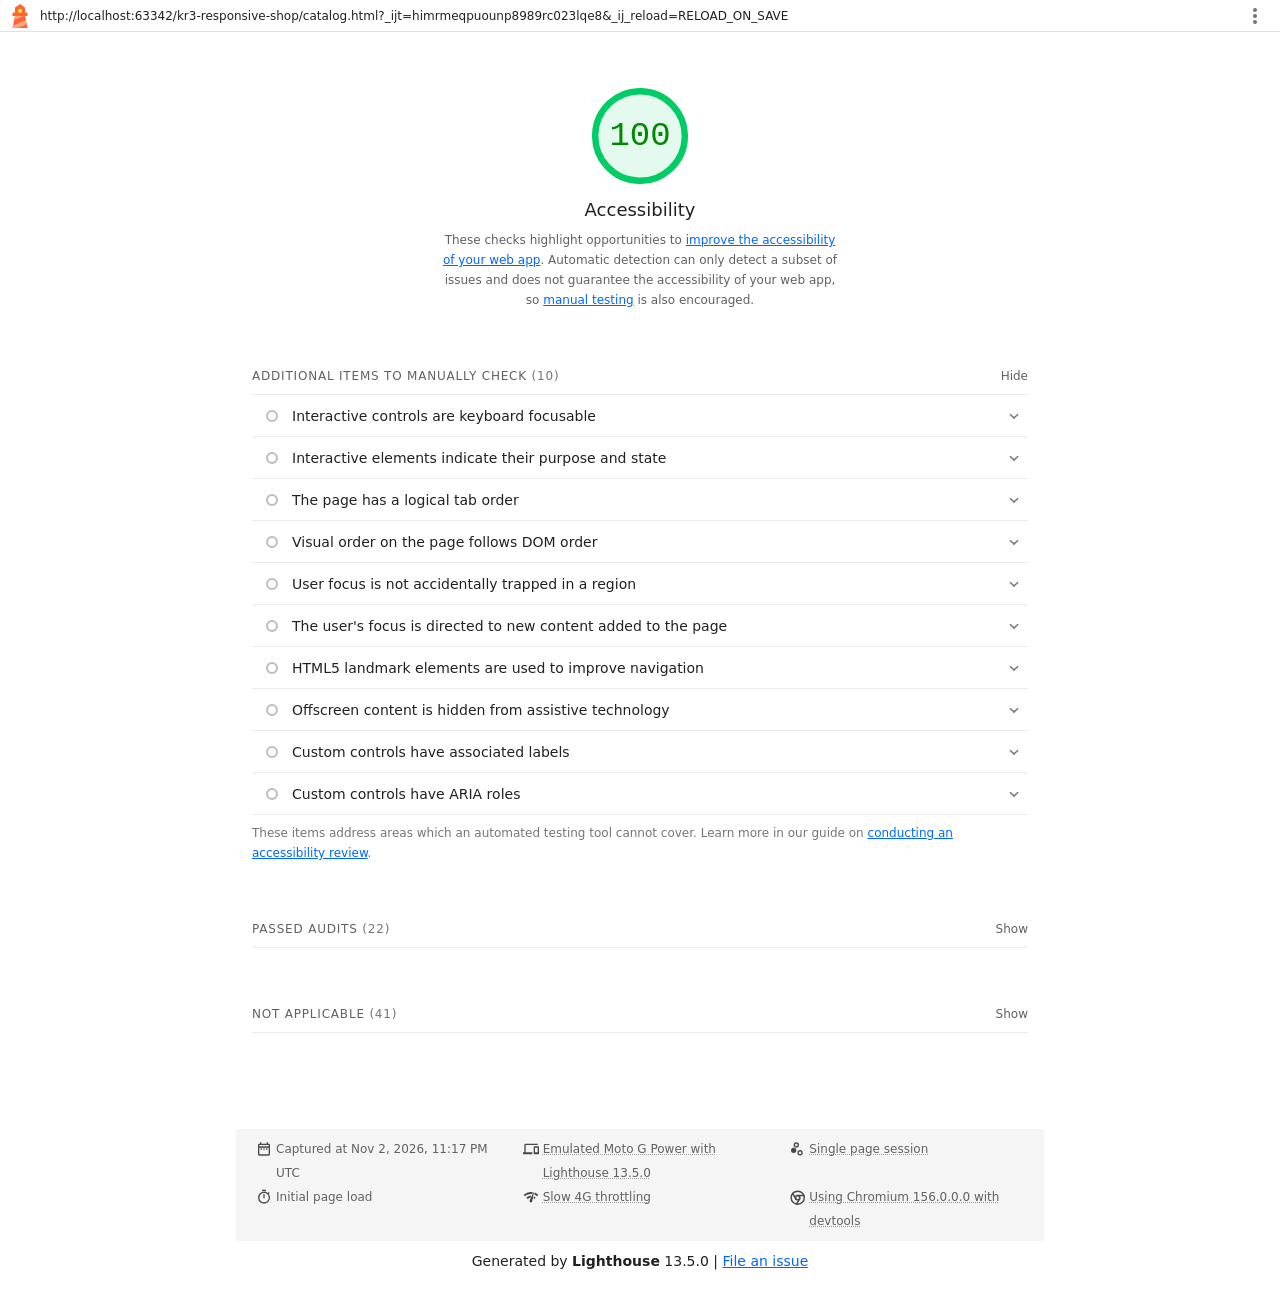
<file: lighthouse/catalog-accessibility.html>
<!--
@license
Copyright 2018 Google LLC
SPDX-License-Identifier: Apache-2.0
-->
<!doctype html>
<html lang="en">
<head>
  <meta charset="utf-8">
  <meta name="viewport" content="width=device-width, initial-scale=1, minimum-scale=1">
  <link rel="icon" href='data:image/svg+xml;utf8,<svg fill="none" xmlns="http://www.w3.org/2000/svg" viewBox="0 0 48 48"><path d="m14 7 10-7 10 7v10h5v7h-5l5 24H9l5-24H9v-7h5V7Z" fill="%23F63"/><path d="M31.561 24H14l-1.689 8.105L31.561 24ZM18.983 48H9l1.022-4.907L35.723 32.27l1.663 7.98L18.983 48Z" fill="%23FFA385"/><path fill="%23FF3" d="M20.5 10h7v7h-7z"/></svg>'>
  <title>Lighthouse Report</title>
  <style>body {margin: 0}</style>
</head>
<body>
  <noscript>Lighthouse report requires JavaScript. Please enable.</noscript>

  <div id="lh-log"></div>

  <script>window.__LIGHTHOUSE_JSON__ = {"lighthouseVersion":"13.5.0","requestedUrl":"http://localhost:63342/kr3-responsive-shop/catalog.html?_ijt=himrmeqpuounp8989rc023lqe8&_ij_reload=RELOAD_ON_SAVE","mainDocumentUrl":"http://localhost:63342/kr3-responsive-shop/catalog.html?_ijt=himrmeqpuounp8989rc023lqe8&_ij_reload=RELOAD_ON_SAVE","finalDisplayedUrl":"http://localhost:63342/kr3-responsive-shop/catalog.html?_ijt=himrmeqpuounp8989rc023lqe8&_ij_reload=RELOAD_ON_SAVE","finalUrl":"http://localhost:63342/kr3-responsive-shop/catalog.html?_ijt=himrmeqpuounp8989rc023lqe8&_ij_reload=RELOAD_ON_SAVE","fetchTime":"2026-11-02T23:17:16.268Z","gatherMode":"navigation","runWarnings":[],"userAgent":"Mozilla/5.0 (Windows NT 10.0; Win64; x64) AppleWebKit/537.36 (KHTML, like Gecko) Chrome/156.0.0.0 Safari/537.36","environment":{"networkUserAgent":"Mozilla/5.0 (Linux; Android 11; moto g power (2022)) AppleWebKit/537.36 (KHTML, like Gecko) Chrome/156.0.0.0 Mobile Safari/537.36","hostUserAgent":"Mozilla/5.0 (Windows NT 10.0; Win64; x64) AppleWebKit/537.36 (KHTML, like Gecko) Chrome/156.0.0.0 Safari/537.36","benchmarkIndex":1207,"credits":{"axe-core":"4.13.0"}},"audits":{"accesskeys":{"id":"accesskeys","title":"`[accesskey]` values are unique","description":"Access keys let users quickly focus a part of the page. For proper navigation, each access key must be unique. [Learn more about access keys](https://dequeuniversity.com/rules/axe/4.13/accesskeys).","score":null,"scoreDisplayMode":"notApplicable"},"aria-allowed-attr":{"id":"aria-allowed-attr","title":"`[aria-*]` attributes match their roles","description":"Each ARIA `role` supports a specific subset of `aria-*` attributes. Mismatching these invalidates the `aria-*` attributes. [Learn how to match ARIA attributes to their roles](https://dequeuniversity.com/rules/axe/4.13/aria-allowed-attr).","score":1,"scoreDisplayMode":"binary","details":{"type":"table","headings":[{"key":"node","valueType":"node","subItemsHeading":{"key":"relatedNode","valueType":"node"},"label":"Failing Elements"}],"items":[]}},"aria-allowed-role":{"id":"aria-allowed-role","title":"Uses ARIA roles only on compatible elements","description":"Many HTML elements can only be assigned certain ARIA roles. Using ARIA roles where they are not allowed can interfere with the accessibility of the web page. [Learn more about ARIA roles](https://dequeuniversity.com/rules/axe/4.13/aria-allowed-role).","score":null,"scoreDisplayMode":"notApplicable"},"aria-command-name":{"id":"aria-command-name","title":"`button`, `link`, and `menuitem` elements have accessible names","description":"When an element doesn't have an accessible name, screen readers announce it with a generic name, making it unusable for users who rely on screen readers. [Learn how to make command elements more accessible](https://dequeuniversity.com/rules/axe/4.13/aria-command-name).","score":null,"scoreDisplayMode":"notApplicable"},"aria-conditional-attr":{"id":"aria-conditional-attr","title":"ARIA attributes are used as specified for the element's role","description":"Some ARIA attributes are only allowed on an element under certain conditions. [Learn more about conditional ARIA attributes](https://dequeuniversity.com/rules/axe/4.13/aria-conditional-attr).","score":1,"scoreDisplayMode":"binary","details":{"type":"table","headings":[{"key":"node","valueType":"node","subItemsHeading":{"key":"relatedNode","valueType":"node"},"label":"Failing Elements"}],"items":[]}},"aria-deprecated-role":{"id":"aria-deprecated-role","title":"Deprecated ARIA roles were not used","description":"Deprecated ARIA roles may not be processed correctly by assistive technology. [Learn more about deprecated ARIA roles](https://dequeuniversity.com/rules/axe/4.13/aria-deprecated-role).","score":null,"scoreDisplayMode":"notApplicable"},"aria-dialog-name":{"id":"aria-dialog-name","title":"Elements with `role=\"dialog\"` or `role=\"alertdialog\"` have accessible names.","description":"ARIA dialog elements without accessible names may prevent screen readers users from discerning the purpose of these elements. [Learn how to make ARIA dialog elements more accessible](https://dequeuniversity.com/rules/axe/4.13/aria-dialog-name).","score":null,"scoreDisplayMode":"notApplicable"},"aria-hidden-body":{"id":"aria-hidden-body","title":"`[aria-hidden=\"true\"]` is not present on the document `\u003cbody>`","description":"Assistive technologies, like screen readers, work inconsistently when `aria-hidden=\"true\"` is set on the document `\u003cbody>`. [Learn how `aria-hidden` affects the document body](https://dequeuniversity.com/rules/axe/4.13/aria-hidden-body).","score":1,"scoreDisplayMode":"binary","details":{"type":"table","headings":[{"key":"node","valueType":"node","subItemsHeading":{"key":"relatedNode","valueType":"node"},"label":"Failing Elements"}],"items":[]}},"aria-hidden-focus":{"id":"aria-hidden-focus","title":"`[aria-hidden=\"true\"]` elements do not contain focusable descendents","description":"Focusable descendents within an `[aria-hidden=\"true\"]` element prevent those interactive elements from being available to users of assistive technologies like screen readers. [Learn how `aria-hidden` affects focusable elements](https://dequeuniversity.com/rules/axe/4.13/aria-hidden-focus).","score":null,"scoreDisplayMode":"notApplicable"},"aria-input-field-name":{"id":"aria-input-field-name","title":"ARIA input fields have accessible names","description":"When an input field doesn't have an accessible name, screen readers announce it with a generic name, making it unusable for users who rely on screen readers. [Learn more about input field labels](https://dequeuniversity.com/rules/axe/4.13/aria-input-field-name).","score":null,"scoreDisplayMode":"notApplicable"},"aria-meter-name":{"id":"aria-meter-name","title":"ARIA `meter` elements have accessible names","description":"When a meter element doesn't have an accessible name, screen readers announce it with a generic name, making it unusable for users who rely on screen readers. [Learn how to name `meter` elements](https://dequeuniversity.com/rules/axe/4.13/aria-meter-name).","score":null,"scoreDisplayMode":"notApplicable"},"aria-progressbar-name":{"id":"aria-progressbar-name","title":"ARIA `progressbar` elements have accessible names","description":"When a `progressbar` element doesn't have an accessible name, screen readers announce it with a generic name, making it unusable for users who rely on screen readers. [Learn how to label `progressbar` elements](https://dequeuniversity.com/rules/axe/4.13/aria-progressbar-name).","score":null,"scoreDisplayMode":"notApplicable"},"aria-prohibited-attr":{"id":"aria-prohibited-attr","title":"Elements use only permitted ARIA attributes","description":"Using ARIA attributes in roles where they are prohibited can mean that important information is not communicated to users of assistive technologies. [Learn more about prohibited ARIA roles](https://dequeuniversity.com/rules/axe/4.13/aria-prohibited-attr).","score":1,"scoreDisplayMode":"binary","details":{"type":"table","headings":[{"key":"node","valueType":"node","subItemsHeading":{"key":"relatedNode","valueType":"node"},"label":"Failing Elements"}],"items":[]}},"aria-required-attr":{"id":"aria-required-attr","title":"`[role]`s have all required `[aria-*]` attributes","description":"Some ARIA roles have required attributes that describe the state of the element to screen readers. [Learn more about roles and required attributes](https://dequeuniversity.com/rules/axe/4.13/aria-required-attr).","score":null,"scoreDisplayMode":"notApplicable"},"aria-required-children":{"id":"aria-required-children","title":"Elements with an ARIA `[role]` that require children to contain a specific `[role]` have all required children.","description":"Some ARIA parent roles must contain specific child roles to perform their intended accessibility functions. [Learn more about roles and required children elements](https://dequeuniversity.com/rules/axe/4.13/aria-required-children).","score":null,"scoreDisplayMode":"notApplicable"},"aria-required-parent":{"id":"aria-required-parent","title":"`[role]`s are contained by their required parent element","description":"Some ARIA child roles must be contained by specific parent roles to properly perform their intended accessibility functions. [Learn more about ARIA roles and required parent element](https://dequeuniversity.com/rules/axe/4.13/aria-required-parent).","score":null,"scoreDisplayMode":"notApplicable"},"aria-roles":{"id":"aria-roles","title":"`[role]` values are valid","description":"ARIA roles must have valid values in order to perform their intended accessibility functions. [Learn more about valid ARIA roles](https://dequeuniversity.com/rules/axe/4.13/aria-roles).","score":null,"scoreDisplayMode":"notApplicable"},"aria-text":{"id":"aria-text","title":"Elements with the `role=text` attribute do not have focusable descendents.","description":"Adding `role=text` around a text node split by markup enables VoiceOver to treat it as one phrase, but the element's focusable descendents will not be announced. [Learn more about the `role=text` attribute](https://dequeuniversity.com/rules/axe/4.13/aria-text).","score":null,"scoreDisplayMode":"notApplicable"},"aria-toggle-field-name":{"id":"aria-toggle-field-name","title":"ARIA toggle fields have accessible names","description":"When a toggle field doesn't have an accessible name, screen readers announce it with a generic name, making it unusable for users who rely on screen readers. [Learn more about toggle fields](https://dequeuniversity.com/rules/axe/4.13/aria-toggle-field-name).","score":null,"scoreDisplayMode":"notApplicable"},"aria-tooltip-name":{"id":"aria-tooltip-name","title":"ARIA `tooltip` elements have accessible names","description":"When a tooltip element doesn't have an accessible name, screen readers announce it with a generic name, making it unusable for users who rely on screen readers. [Learn how to name `tooltip` elements](https://dequeuniversity.com/rules/axe/4.13/aria-tooltip-name).","score":null,"scoreDisplayMode":"notApplicable"},"aria-treeitem-name":{"id":"aria-treeitem-name","title":"ARIA `treeitem` elements have accessible names","description":"When a `treeitem` element doesn't have an accessible name, screen readers announce it with a generic name, making it unusable for users who rely on screen readers. [Learn more about labeling `treeitem` elements](https://dequeuniversity.com/rules/axe/4.13/aria-treeitem-name).","score":null,"scoreDisplayMode":"notApplicable"},"aria-valid-attr-value":{"id":"aria-valid-attr-value","title":"`[aria-*]` attributes have valid values","description":"Assistive technologies, like screen readers, can't interpret ARIA attributes with invalid values. [Learn more about valid values for ARIA attributes](https://dequeuniversity.com/rules/axe/4.13/aria-valid-attr-value).","score":1,"scoreDisplayMode":"binary","details":{"type":"table","headings":[{"key":"node","valueType":"node","subItemsHeading":{"key":"relatedNode","valueType":"node"},"label":"Failing Elements"}],"items":[]}},"aria-valid-attr":{"id":"aria-valid-attr","title":"`[aria-*]` attributes are valid and not misspelled","description":"Assistive technologies, like screen readers, can't interpret ARIA attributes with invalid names. [Learn more about valid ARIA attributes](https://dequeuniversity.com/rules/axe/4.13/aria-valid-attr).","score":1,"scoreDisplayMode":"binary","details":{"type":"table","headings":[{"key":"node","valueType":"node","subItemsHeading":{"key":"relatedNode","valueType":"node"},"label":"Failing Elements"}],"items":[]}},"button-name":{"id":"button-name","title":"Buttons have an accessible name","description":"When a button doesn't have an accessible name, screen readers announce it as \"button\", making it unusable for users who rely on screen readers. [Learn how to make buttons more accessible](https://dequeuniversity.com/rules/axe/4.13/button-name).","score":1,"scoreDisplayMode":"binary","details":{"type":"table","headings":[{"key":"node","valueType":"node","subItemsHeading":{"key":"relatedNode","valueType":"node"},"label":"Failing Elements"}],"items":[]}},"bypass":{"id":"bypass","title":"The page contains a heading, skip link, or landmark region","description":"Adding ways to bypass repetitive content lets keyboard users navigate the page more efficiently. [Learn more about bypass blocks](https://dequeuniversity.com/rules/axe/4.13/bypass).","score":null,"scoreDisplayMode":"notApplicable"},"color-contrast":{"id":"color-contrast","title":"Background and foreground colors have a sufficient contrast ratio","description":"Low-contrast text is difficult or impossible for many users to read. [Learn how to provide sufficient color contrast](https://dequeuniversity.com/rules/axe/4.13/color-contrast).","score":1,"scoreDisplayMode":"binary","details":{"type":"table","headings":[{"key":"node","valueType":"node","subItemsHeading":{"key":"relatedNode","valueType":"node"},"label":"Failing Elements"}],"items":[]}},"definition-list":{"id":"definition-list","title":"`\u003cdl>`'s contain only properly-ordered `\u003cdt>` and `\u003cdd>` groups, `\u003cscript>`, `\u003ctemplate>` or `\u003cdiv>` elements.","description":"When definition lists are not properly marked up, screen readers may produce confusing or inaccurate output. [Learn how to structure definition lists correctly](https://dequeuniversity.com/rules/axe/4.13/definition-list).","score":null,"scoreDisplayMode":"notApplicable"},"dlitem":{"id":"dlitem","title":"Definition list items are wrapped in `\u003cdl>` elements","description":"Definition list items (`\u003cdt>` and `\u003cdd>`) must be wrapped in a parent `\u003cdl>` element to ensure that screen readers can properly announce them. [Learn how to structure definition lists correctly](https://dequeuniversity.com/rules/axe/4.13/dlitem).","score":null,"scoreDisplayMode":"notApplicable"},"document-title":{"id":"document-title","title":"Document has a `\u003ctitle>` element","description":"The title gives screen reader users an overview of the page, and search engine users rely on it heavily to determine if a page is relevant to their search. [Learn more about document titles](https://dequeuniversity.com/rules/axe/4.13/document-title).","score":1,"scoreDisplayMode":"binary","details":{"type":"table","headings":[{"key":"node","valueType":"node","subItemsHeading":{"key":"relatedNode","valueType":"node"},"label":"Failing Elements"}],"items":[]}},"duplicate-id-aria":{"id":"duplicate-id-aria","title":"ARIA IDs are unique","description":"The value of an ARIA ID must be unique to prevent other instances from being overlooked by assistive technologies. [Learn how to fix duplicate ARIA IDs](https://dequeuniversity.com/rules/axe/4.13/duplicate-id-aria).","score":null,"scoreDisplayMode":"notApplicable"},"empty-heading":{"id":"empty-heading","title":"All heading elements contain content.","description":"A heading with no content or inaccessible text prevent screen reader users from accessing information on the page's structure. [Learn more about headings](https://dequeuniversity.com/rules/axe/4.13/empty-heading).","score":null,"scoreDisplayMode":"notApplicable"},"form-field-multiple-labels":{"id":"form-field-multiple-labels","title":"No form fields have multiple labels","description":"Form fields with multiple labels can be confusingly announced by assistive technologies like screen readers which use either the first, the last, or all of the labels. [Learn how to use form labels](https://dequeuniversity.com/rules/axe/4.13/form-field-multiple-labels).","score":null,"scoreDisplayMode":"notApplicable"},"frame-title":{"id":"frame-title","title":"`\u003cframe>` or `\u003ciframe>` elements have a title","description":"Screen reader users rely on frame titles to describe the contents of frames. [Learn more about frame titles](https://dequeuniversity.com/rules/axe/4.13/frame-title).","score":null,"scoreDisplayMode":"notApplicable"},"heading-order":{"id":"heading-order","title":"Heading elements appear in a sequentially-descending order","description":"Properly ordered headings that do not skip levels convey the semantic structure of the page, making it easier to navigate and understand when using assistive technologies. [Learn more about heading order](https://dequeuniversity.com/rules/axe/4.13/heading-order).","score":1,"scoreDisplayMode":"binary","details":{"type":"table","headings":[{"key":"node","valueType":"node","subItemsHeading":{"key":"relatedNode","valueType":"node"},"label":"Failing Elements"}],"items":[]}},"html-has-lang":{"id":"html-has-lang","title":"`\u003chtml>` element has a `[lang]` attribute","description":"If a page doesn't specify a `lang` attribute, a screen reader assumes that the page is in the default language that the user chose when setting up the screen reader. If the page isn't actually in the default language, then the screen reader might not announce the page's text correctly. [Learn more about the `lang` attribute](https://dequeuniversity.com/rules/axe/4.13/html-has-lang).","score":1,"scoreDisplayMode":"binary","details":{"type":"table","headings":[{"key":"node","valueType":"node","subItemsHeading":{"key":"relatedNode","valueType":"node"},"label":"Failing Elements"}],"items":[]}},"html-lang-valid":{"id":"html-lang-valid","title":"`\u003chtml>` element has a valid value for its `[lang]` attribute","description":"Specifying a valid [BCP 47 language](https://www.w3.org/International/questions/qa-choosing-language-tags#question) helps screen readers announce text properly. [Learn how to use the `lang` attribute](https://dequeuniversity.com/rules/axe/4.13/html-lang-valid).","score":1,"scoreDisplayMode":"binary","details":{"type":"table","headings":[{"key":"node","valueType":"node","subItemsHeading":{"key":"relatedNode","valueType":"node"},"label":"Failing Elements"}],"items":[]}},"html-xml-lang-mismatch":{"id":"html-xml-lang-mismatch","title":"`\u003chtml>` element has an `[xml:lang]` attribute with the same base language as the `[lang]` attribute.","description":"If the webpage does not specify a consistent language, then the screen reader might not announce the page's text correctly. [Learn more about the `lang` attribute](https://dequeuniversity.com/rules/axe/4.13/html-xml-lang-mismatch).","score":null,"scoreDisplayMode":"notApplicable"},"identical-links-same-purpose":{"id":"identical-links-same-purpose","title":"Identical links have the same purpose.","description":"Links with the same destination should have the same description, to help users understand the link's purpose and decide whether to follow it. [Learn more about identical links](https://dequeuniversity.com/rules/axe/4.13/identical-links-same-purpose).","score":null,"scoreDisplayMode":"notApplicable"},"image-alt":{"id":"image-alt","title":"Image elements have `[alt]` attributes","description":"Informative elements should aim for short, descriptive alternate text. Decorative elements can be ignored with an empty alt attribute. [Learn more about the `alt` attribute](https://dequeuniversity.com/rules/axe/4.13/image-alt).","score":1,"scoreDisplayMode":"binary","details":{"type":"table","headings":[{"key":"node","valueType":"node","subItemsHeading":{"key":"relatedNode","valueType":"node"},"label":"Failing Elements"}],"items":[]}},"image-redundant-alt":{"id":"image-redundant-alt","title":"Image elements do not have `[alt]` attributes that are redundant text.","description":"Informative elements should aim for short, descriptive alternative text. Alternative text that is exactly the same as the text adjacent to the link or image is potentially confusing for screen reader users, because the text will be read twice. [Learn more about the `alt` attribute](https://dequeuniversity.com/rules/axe/4.13/image-redundant-alt).","score":null,"scoreDisplayMode":"notApplicable"},"input-button-name":{"id":"input-button-name","title":"Input buttons have discernible text.","description":"Adding discernable and accessible text to input buttons may help screen reader users understand the purpose of the input button. [Learn more about input buttons](https://dequeuniversity.com/rules/axe/4.13/input-button-name).","score":null,"scoreDisplayMode":"notApplicable"},"input-image-alt":{"id":"input-image-alt","title":"`\u003cinput type=\"image\">` elements have `[alt]` text","description":"When an image is being used as an `\u003cinput>` button, providing alternative text can help screen reader users understand the purpose of the button. [Learn about input image alt text](https://dequeuniversity.com/rules/axe/4.13/input-image-alt).","score":null,"scoreDisplayMode":"notApplicable"},"label-content-name-mismatch":{"id":"label-content-name-mismatch","title":"Elements with visible text labels have matching accessible names.","description":"Visible text labels that do not match the accessible name can result in a confusing experience for screen reader users. [Learn more about accessible names](https://dequeuniversity.com/rules/axe/4.13/label-content-name-mismatch).","score":null,"scoreDisplayMode":"notApplicable"},"label":{"id":"label","title":"Form elements have associated labels","description":"Labels ensure that form controls are announced properly by assistive technologies, like screen readers. [Learn more about form element labels](https://dequeuniversity.com/rules/axe/4.13/label).","score":1,"scoreDisplayMode":"binary","details":{"type":"table","headings":[{"key":"node","valueType":"node","subItemsHeading":{"key":"relatedNode","valueType":"node"},"label":"Failing Elements"}],"items":[]}},"landmark-one-main":{"id":"landmark-one-main","title":"Document has a main landmark.","description":"One main landmark helps screen reader users navigate a web page. [Learn more about landmarks](https://dequeuniversity.com/rules/axe/4.13/landmark-one-main).","score":1,"scoreDisplayMode":"binary","details":{"type":"table","headings":[{"key":"node","valueType":"node","subItemsHeading":{"key":"relatedNode","valueType":"node"},"label":"Failing Elements"}],"items":[]}},"link-name":{"id":"link-name","title":"Links have a discernible name","description":"Link text (and alternate text for images, when used as links) that is discernible, unique, and focusable improves the navigation experience for screen reader users. [Learn how to make links accessible](https://dequeuniversity.com/rules/axe/4.13/link-name).","score":1,"scoreDisplayMode":"binary","details":{"type":"table","headings":[{"key":"node","valueType":"node","subItemsHeading":{"key":"relatedNode","valueType":"node"},"label":"Failing Elements"}],"items":[]}},"link-in-text-block":{"id":"link-in-text-block","title":"Links are distinguishable without relying on color.","description":"Low-contrast text is difficult or impossible for many users to read. Link text that is discernible improves the experience for users with low vision. [Learn how to make links distinguishable](https://dequeuniversity.com/rules/axe/4.13/link-in-text-block).","score":null,"scoreDisplayMode":"notApplicable"},"list":{"id":"list","title":"Lists contain only `\u003cli>` elements and script supporting elements (`\u003cscript>` and `\u003ctemplate>`).","description":"Screen readers have a specific way of announcing lists. Ensuring proper list structure aids screen reader output. [Learn more about proper list structure](https://dequeuniversity.com/rules/axe/4.13/list).","score":1,"scoreDisplayMode":"binary","details":{"type":"table","headings":[{"key":"node","valueType":"node","subItemsHeading":{"key":"relatedNode","valueType":"node"},"label":"Failing Elements"}],"items":[]}},"listitem":{"id":"listitem","title":"List items (`\u003cli>`) are contained within `\u003cul>`, `\u003col>` or `\u003cmenu>` parent elements","description":"Screen readers require list items (`\u003cli>`) to be contained within a parent `\u003cul>`, `\u003col>` or `\u003cmenu>` to be announced properly. [Learn more about proper list structure](https://dequeuniversity.com/rules/axe/4.13/listitem).","score":1,"scoreDisplayMode":"binary","details":{"type":"table","headings":[{"key":"node","valueType":"node","subItemsHeading":{"key":"relatedNode","valueType":"node"},"label":"Failing Elements"}],"items":[]}},"meta-refresh":{"id":"meta-refresh","title":"The document does not use `\u003cmeta http-equiv=\"refresh\">`","description":"Users do not expect a page to refresh automatically, and doing so will move focus back to the top of the page. This may create a frustrating or confusing experience. [Learn more about the refresh meta tag](https://dequeuniversity.com/rules/axe/4.13/meta-refresh).","score":null,"scoreDisplayMode":"notApplicable"},"meta-viewport":{"id":"meta-viewport","title":"`[user-scalable=\"no\"]` is not used in the `\u003cmeta name=\"viewport\">` element and the `[maximum-scale]` attribute is not less than 5.","description":"Disabling zooming is problematic for users with low vision who rely on screen magnification to properly see the contents of a web page. [Learn more about the viewport meta tag](https://dequeuniversity.com/rules/axe/4.13/meta-viewport).","score":1,"scoreDisplayMode":"binary","details":{"type":"table","headings":[{"key":"node","valueType":"node","subItemsHeading":{"key":"relatedNode","valueType":"node"},"label":"Failing Elements"}],"items":[]}},"object-alt":{"id":"object-alt","title":"`\u003cobject>` elements have alternate text","description":"Screen readers cannot translate non-text content. Adding alternate text to `\u003cobject>` elements helps screen readers convey meaning to users. [Learn more about alt text for `object` elements](https://dequeuniversity.com/rules/axe/4.13/object-alt).","score":null,"scoreDisplayMode":"notApplicable"},"select-name":{"id":"select-name","title":"Select elements have associated label elements.","description":"Form elements without effective labels can create frustrating experiences for screen reader users. [Learn more about the `select` element](https://dequeuniversity.com/rules/axe/4.13/select-name).","score":null,"scoreDisplayMode":"notApplicable"},"skip-link":{"id":"skip-link","title":"Skip links are focusable.","description":"Including a skip link can help users skip to the main content to save time. [Learn more about skip links](https://dequeuniversity.com/rules/axe/4.13/skip-link).","score":1,"scoreDisplayMode":"binary","details":{"type":"table","headings":[{"key":"node","valueType":"node","subItemsHeading":{"key":"relatedNode","valueType":"node"},"label":"Failing Elements"}],"items":[]}},"tabindex":{"id":"tabindex","title":"No element has a `[tabindex]` value greater than 0","description":"A value greater than 0 implies an explicit navigation ordering. Although technically valid, this often creates frustrating experiences for users who rely on assistive technologies. [Learn more about the `tabindex` attribute](https://dequeuniversity.com/rules/axe/4.13/tabindex).","score":1,"scoreDisplayMode":"binary","details":{"type":"table","headings":[{"key":"node","valueType":"node","subItemsHeading":{"key":"relatedNode","valueType":"node"},"label":"Failing Elements"}],"items":[]}},"table-duplicate-name":{"id":"table-duplicate-name","title":"Tables have different content in the summary attribute and `\u003ccaption>`.","description":"The summary attribute should describe the table structure, while `\u003ccaption>` should have the onscreen title. Accurate table mark-up helps users of screen readers. [Learn more about summary and caption](https://dequeuniversity.com/rules/axe/4.13/table-duplicate-name).","score":null,"scoreDisplayMode":"notApplicable"},"table-fake-caption":{"id":"table-fake-caption","title":"Tables use `\u003ccaption>` instead of cells with the `[colspan]` attribute to indicate a caption.","description":"Screen readers have features to make navigating tables easier. Ensuring that tables use the actual caption element instead of cells with the `[colspan]` attribute may improve the experience for screen reader users. [Learn more about captions](https://dequeuniversity.com/rules/axe/4.13/table-fake-caption).","score":null,"scoreDisplayMode":"notApplicable"},"target-size":{"id":"target-size","title":"Touch targets have sufficient size and spacing.","description":"Touch targets with sufficient size and spacing help users who may have difficulty targeting small controls to activate the targets. [Learn more about touch targets](https://dequeuniversity.com/rules/axe/4.13/target-size).","score":1,"scoreDisplayMode":"binary","details":{"type":"table","headings":[{"key":"node","valueType":"node","subItemsHeading":{"key":"relatedNode","valueType":"node"},"label":"Failing Elements"}],"items":[]}},"td-has-header":{"id":"td-has-header","title":"`\u003ctd>` elements in a large `\u003ctable>` have one or more table headers.","description":"Screen readers have features to make navigating tables easier. Ensuring that `\u003ctd>` elements in a large table (3 or more cells in width and height) have an associated table header may improve the experience for screen reader users. [Learn more about table headers](https://dequeuniversity.com/rules/axe/4.13/td-has-header).","score":null,"scoreDisplayMode":"notApplicable"},"td-headers-attr":{"id":"td-headers-attr","title":"Cells in a `\u003ctable>` element that use the `[headers]` attribute refer to table cells within the same table.","description":"Screen readers have features to make navigating tables easier. Ensuring `\u003ctd>` cells using the `[headers]` attribute only refer to other cells in the same table may improve the experience for screen reader users. [Learn more about the `headers` attribute](https://dequeuniversity.com/rules/axe/4.13/td-headers-attr).","score":null,"scoreDisplayMode":"notApplicable"},"th-has-data-cells":{"id":"th-has-data-cells","title":"`\u003cth>` elements and elements with `[role=\"columnheader\"/\"rowheader\"]` have data cells they describe.","description":"Screen readers have features to make navigating tables easier. Ensuring table headers always refer to some set of cells may improve the experience for screen reader users. [Learn more about table headers](https://dequeuniversity.com/rules/axe/4.13/th-has-data-cells).","score":null,"scoreDisplayMode":"notApplicable"},"valid-lang":{"id":"valid-lang","title":"`[lang]` attributes have a valid value","description":"Specifying a valid [BCP 47 language](https://www.w3.org/International/questions/qa-choosing-language-tags#question) on elements helps ensure that text is pronounced correctly by a screen reader. [Learn how to use the `lang` attribute](https://dequeuniversity.com/rules/axe/4.13/valid-lang).","score":null,"scoreDisplayMode":"notApplicable"},"video-caption":{"id":"video-caption","title":"`\u003cvideo>` elements contain a `\u003ctrack>` element with `[kind=\"captions\"]`","description":"When a video provides a caption it is easier for deaf and hearing impaired users to access its information. [Learn more about video captions](https://dequeuniversity.com/rules/axe/4.13/video-caption).","score":null,"scoreDisplayMode":"notApplicable"},"custom-controls-labels":{"id":"custom-controls-labels","title":"Custom controls have associated labels","description":"Custom interactive controls have associated labels, provided by aria-label or aria-labelledby. [Learn more about custom controls and labels](https://developer.chrome.com/docs/lighthouse/accessibility/custom-controls-labels/).","score":null,"scoreDisplayMode":"manual"},"custom-controls-roles":{"id":"custom-controls-roles","title":"Custom controls have ARIA roles","description":"Custom interactive controls have appropriate ARIA roles. [Learn how to add roles to custom controls](https://developer.chrome.com/docs/lighthouse/accessibility/custom-control-roles/).","score":null,"scoreDisplayMode":"manual"},"focus-traps":{"id":"focus-traps","title":"User focus is not accidentally trapped in a region","description":"A user can tab into and out of any control or region without accidentally trapping their focus. [Learn how to avoid focus traps](https://developer.chrome.com/docs/lighthouse/accessibility/focus-traps/).","score":null,"scoreDisplayMode":"manual"},"focusable-controls":{"id":"focusable-controls","title":"Interactive controls are keyboard focusable","description":"Custom interactive controls are keyboard focusable and display a focus indicator. [Learn how to make custom controls focusable](https://developer.chrome.com/docs/lighthouse/accessibility/focusable-controls/).","score":null,"scoreDisplayMode":"manual"},"interactive-element-affordance":{"id":"interactive-element-affordance","title":"Interactive elements indicate their purpose and state","description":"Interactive elements, such as links and buttons, should indicate their state and be distinguishable from non-interactive elements. [Learn how to decorate interactive elements with affordance hints](https://developer.chrome.com/docs/lighthouse/accessibility/interactive-element-affordance/).","score":null,"scoreDisplayMode":"manual"},"logical-tab-order":{"id":"logical-tab-order","title":"The page has a logical tab order","description":"Tabbing through the page follows the visual layout. Users cannot focus elements that are offscreen. [Learn more about logical tab ordering](https://developer.chrome.com/docs/lighthouse/accessibility/logical-tab-order/).","score":null,"scoreDisplayMode":"manual"},"managed-focus":{"id":"managed-focus","title":"The user's focus is directed to new content added to the page","description":"If new content, such as a dialog, is added to the page, the user's focus is directed to it. [Learn how to direct focus to new content](https://developer.chrome.com/docs/lighthouse/accessibility/managed-focus/).","score":null,"scoreDisplayMode":"manual"},"offscreen-content-hidden":{"id":"offscreen-content-hidden","title":"Offscreen content is hidden from assistive technology","description":"Offscreen content is hidden with display: none or aria-hidden=true. [Learn how to properly hide offscreen content](https://developer.chrome.com/docs/lighthouse/accessibility/offscreen-content-hidden/).","score":null,"scoreDisplayMode":"manual"},"use-landmarks":{"id":"use-landmarks","title":"HTML5 landmark elements are used to improve navigation","description":"Landmark elements (`\u003cmain>`, `\u003cnav>`, etc.) are used to improve the keyboard navigation of the page for assistive technology. [Learn more about landmark elements](https://developer.chrome.com/docs/lighthouse/accessibility/use-landmarks/).","score":null,"scoreDisplayMode":"manual"},"visual-order-follows-dom":{"id":"visual-order-follows-dom","title":"Visual order on the page follows DOM order","description":"DOM order matches the visual order, improving navigation for assistive technology. [Learn more about DOM and visual ordering](https://developer.chrome.com/docs/lighthouse/accessibility/visual-order-follows-dom/).","score":null,"scoreDisplayMode":"manual"},"autocomplete-valid":{"id":"autocomplete-valid","title":"`autocomplete` attributes are used correctly","description":"The `autocomplete` attribute values must be valid and correctly applied for screen readers to function correctly. [Learn more about valid autocomplete values](https://dequeuniversity.com/rules/axe/4.13/autocomplete-valid).","score":null,"scoreDisplayMode":"notApplicable"},"presentation-role-conflict":{"id":"presentation-role-conflict","title":"Elements with `role=\"none\"` or `role=\"presentation\"` do not have conflicts","description":"There are certain cases where the semantic role of an element with `role=\"none\"` or `role=\"presentation\"` does not resolve to none or presentation. To ensure the element remains removed from the accessibility tree, you should not add any global ARIA attributes to the element or make it focusable. [Learn more about presentation role conflict](https://dequeuniversity.com/rules/axe/4.13/presentation-role-conflict).","score":null,"scoreDisplayMode":"notApplicable"},"svg-img-alt":{"id":"svg-img-alt","title":"SVG elements with an `img` role have an accessible text alternative","description":"Ensures SVG elements with an `img`, `graphics-document` or `graphics-symbol` role have an accessible text alternative. [Learn more about SVG alt text](https://dequeuniversity.com/rules/axe/4.13/svg-img-alt).","score":null,"scoreDisplayMode":"notApplicable"}},"configSettings":{"output":"json","maxWaitForFcp":30000,"maxWaitForLoad":45000,"pauseAfterFcpMs":1000,"pauseAfterLoadMs":1000,"networkQuietThresholdMs":1000,"cpuQuietThresholdMs":1000,"formFactor":"mobile","throttling":{"rttMs":150,"throughputKbps":1638.4,"requestLatencyMs":562.5,"downloadThroughputKbps":1474.5600000000002,"uploadThroughputKbps":675,"cpuSlowdownMultiplier":4},"throttlingMethod":"simulate","screenEmulation":{"mobile":true,"width":412,"height":823,"deviceScaleFactor":1.75,"disabled":true},"emulatedUserAgent":"Mozilla/5.0 (Linux; Android 11; moto g power (2022)) AppleWebKit/537.36 (KHTML, like Gecko) Chrome/136.0.0.0 Mobile Safari/537.36","auditMode":false,"gatherMode":false,"clearStorageTypes":["file_systems","shader_cache","service_workers","cache_storage"],"disableStorageReset":false,"debugNavigation":false,"channel":"devtools","usePassiveGathering":false,"disableFullPageScreenshot":false,"skipAboutBlank":false,"blankPage":"about:blank","ignoreStatusCode":true,"locale":"en-US","blockedUrlPatterns":null,"additionalTraceCategories":"","extraHeaders":null,"precomputedLanternData":null,"onlyAudits":null,"onlyCategories":["accessibility"],"skipAudits":null},"categories":{"accessibility":{"title":"Accessibility","description":"These checks highlight opportunities to [improve the accessibility of your web app](https://developer.chrome.com/docs/lighthouse/accessibility/). Automatic detection can only detect a subset of issues and does not guarantee the accessibility of your web app, so [manual testing](https://web.dev/articles/how-to-review) is also encouraged.","manualDescription":"These items address areas which an automated testing tool cannot cover. Learn more in our guide on [conducting an accessibility review](https://web.dev/articles/how-to-review).","supportedModes":["navigation","snapshot"],"auditRefs":[{"id":"accesskeys","weight":0,"group":"a11y-navigation"},{"id":"aria-allowed-attr","weight":10,"group":"a11y-aria"},{"id":"aria-command-name","weight":0,"group":"a11y-aria"},{"id":"aria-conditional-attr","weight":7,"group":"a11y-aria"},{"id":"aria-deprecated-role","weight":0,"group":"a11y-aria"},{"id":"aria-dialog-name","weight":0,"group":"a11y-aria"},{"id":"aria-hidden-body","weight":10,"group":"a11y-aria"},{"id":"aria-hidden-focus","weight":0,"group":"a11y-aria"},{"id":"aria-input-field-name","weight":0,"group":"a11y-aria"},{"id":"aria-meter-name","weight":0,"group":"a11y-aria"},{"id":"aria-progressbar-name","weight":0,"group":"a11y-aria"},{"id":"aria-prohibited-attr","weight":7,"group":"a11y-aria"},{"id":"aria-required-attr","weight":0,"group":"a11y-aria"},{"id":"aria-required-children","weight":0,"group":"a11y-aria"},{"id":"aria-required-parent","weight":0,"group":"a11y-aria"},{"id":"aria-roles","weight":0,"group":"a11y-aria"},{"id":"aria-text","weight":0,"group":"a11y-aria"},{"id":"aria-toggle-field-name","weight":0,"group":"a11y-aria"},{"id":"aria-tooltip-name","weight":0,"group":"a11y-aria"},{"id":"aria-treeitem-name","weight":0,"group":"a11y-aria"},{"id":"aria-valid-attr-value","weight":10,"group":"a11y-aria"},{"id":"aria-valid-attr","weight":10,"group":"a11y-aria"},{"id":"button-name","weight":10,"group":"a11y-names-labels"},{"id":"bypass","weight":0,"group":"a11y-navigation"},{"id":"color-contrast","weight":7,"group":"a11y-color-contrast"},{"id":"definition-list","weight":0,"group":"a11y-tables-lists"},{"id":"dlitem","weight":0,"group":"a11y-tables-lists"},{"id":"document-title","weight":7,"group":"a11y-names-labels"},{"id":"duplicate-id-aria","weight":0,"group":"a11y-aria"},{"id":"form-field-multiple-labels","weight":0,"group":"a11y-names-labels"},{"id":"frame-title","weight":0,"group":"a11y-names-labels"},{"id":"heading-order","weight":3,"group":"a11y-navigation"},{"id":"html-has-lang","weight":7,"group":"a11y-language"},{"id":"html-lang-valid","weight":7,"group":"a11y-language"},{"id":"html-xml-lang-mismatch","weight":0,"group":"a11y-language"},{"id":"image-alt","weight":10,"group":"a11y-names-labels"},{"id":"input-button-name","weight":0,"group":"a11y-names-labels"},{"id":"input-image-alt","weight":0,"group":"a11y-names-labels"},{"id":"label","weight":10,"group":"a11y-names-labels"},{"id":"link-in-text-block","weight":0,"group":"a11y-color-contrast"},{"id":"link-name","weight":7,"group":"a11y-names-labels"},{"id":"list","weight":7,"group":"a11y-tables-lists"},{"id":"listitem","weight":7,"group":"a11y-tables-lists"},{"id":"meta-refresh","weight":0,"group":"a11y-best-practices"},{"id":"meta-viewport","weight":10,"group":"a11y-best-practices"},{"id":"object-alt","weight":0,"group":"a11y-names-labels"},{"id":"select-name","weight":0,"group":"a11y-names-labels"},{"id":"skip-link","weight":3,"group":"a11y-names-labels"},{"id":"tabindex","weight":7,"group":"a11y-navigation"},{"id":"target-size","weight":7,"group":"a11y-best-practices"},{"id":"td-headers-attr","weight":0,"group":"a11y-tables-lists"},{"id":"th-has-data-cells","weight":0,"group":"a11y-tables-lists"},{"id":"valid-lang","weight":0,"group":"a11y-language"},{"id":"video-caption","weight":0,"group":"a11y-audio-video"},{"id":"landmark-one-main","weight":3,"group":"a11y-best-practices"},{"id":"autocomplete-valid","weight":0,"group":"a11y-best-practices"},{"id":"presentation-role-conflict","weight":0,"group":"a11y-best-practices"},{"id":"svg-img-alt","weight":0,"group":"a11y-best-practices"},{"id":"focusable-controls","weight":0},{"id":"interactive-element-affordance","weight":0},{"id":"logical-tab-order","weight":0},{"id":"visual-order-follows-dom","weight":0},{"id":"focus-traps","weight":0},{"id":"managed-focus","weight":0},{"id":"use-landmarks","weight":0},{"id":"offscreen-content-hidden","weight":0},{"id":"custom-controls-labels","weight":0},{"id":"custom-controls-roles","weight":0},{"id":"table-duplicate-name","weight":0,"group":"a11y-best-practices"},{"id":"empty-heading","weight":0,"group":"a11y-best-practices"},{"id":"aria-allowed-role","weight":0,"group":"a11y-best-practices"},{"id":"image-redundant-alt","weight":0,"group":"a11y-names-labels"},{"id":"identical-links-same-purpose","weight":0,"group":"a11y-best-practices"},{"id":"label-content-name-mismatch","weight":0,"group":"hidden"},{"id":"table-fake-caption","weight":0,"group":"hidden"},{"id":"td-has-header","weight":0,"group":"hidden"}],"id":"accessibility","score":1}},"categoryGroups":{"metrics":{"title":"Metrics"},"insights":{"title":"Insights","description":"These insights are also available in the Chrome DevTools Performance Panel - [record a trace](https://developer.chrome.com/docs/devtools/performance/reference) to view more detailed information."},"diagnostics":{"title":"Diagnostics","description":"More information about the performance of your application. These numbers don't [directly affect](https://developer.chrome.com/docs/lighthouse/performance/performance-scoring/) the Performance score."},"a11y-best-practices":{"title":"Best practices","description":"These items highlight common accessibility best practices."},"a11y-color-contrast":{"title":"Contrast","description":"These are opportunities to improve the legibility of your content."},"a11y-names-labels":{"title":"Names and labels","description":"These are opportunities to improve the semantics of the controls in your application. This may enhance the experience for users of assistive technology, like a screen reader."},"a11y-navigation":{"title":"Navigation","description":"These are opportunities to improve keyboard navigation in your application."},"a11y-aria":{"title":"ARIA","description":"These are opportunities to improve the usage of ARIA in your application which may enhance the experience for users of assistive technology, like a screen reader."},"a11y-language":{"title":"Internationalization and localization","description":"These are opportunities to improve the interpretation of your content by users in different locales."},"a11y-audio-video":{"title":"Audio and video","description":"These are opportunities to provide alternative content for audio and video. This may improve the experience for users with hearing or vision impairments."},"a11y-tables-lists":{"title":"Tables and lists","description":"These are opportunities to improve the experience of reading tabular or list data using assistive technology, like a screen reader."},"seo-mobile":{"title":"Mobile Friendly","description":"Make sure your pages are mobile friendly so users don’t have to pinch or zoom in order to read the content pages. [Learn how to make pages mobile-friendly](https://developers.google.com/search/mobile-sites/)."},"seo-content":{"title":"Content Best Practices","description":"Format your HTML in a way that enables crawlers to better understand your app’s content."},"seo-crawl":{"title":"Crawling and Indexing","description":"To appear in search results, crawlers need access to your app."},"best-practices-trust-safety":{"title":"Trust and Safety"},"best-practices-ux":{"title":"User Experience"},"best-practices-browser-compat":{"title":"Browser Compatibility"},"best-practices-general":{"title":"General"},"webmcp":{"title":"WebMCP","description":"Audits validating WebMCP integration."},"agent-accessibility":{"title":"Agent Accessibility","description":"These audits highlight best practices for improving the accessibility of the website for AI agents."},"agent-discoverability":{"title":"Agent Discoverability","description":"These audits validate that websites expose discoverable resources, documentation, and catalogs for AI agents."},"hidden":{"title":""}},"stackPacks":[],"entities":[{"name":"localhost","origins":["http://localhost:63342"],"isFirstParty":true,"isUnrecognized":true},{"name":"kaspersky-labs.com","origins":["http://gc.kis.v2.scr.kaspersky-labs.com"],"isUnrecognized":true}],"fullPageScreenshot":{"screenshot":{"data":"[data-uri]","width":412,"height":4587},"nodes":{"1-0-A":{"id":"","top":15,"bottom":40,"left":122,"right":290,"width":168,"height":25},"1-1-HEADER":{"id":"","top":0,"bottom":196,"left":0,"right":412,"width":412,"height":196},"1-2-BODY":{"id":"","top":0,"bottom":4587,"left":0,"right":412,"width":412,"height":4587}}},"timing":{"entries":[{"startTime":363.8,"name":"lh:config","duration":617.1,"entryType":"measure"},{"startTime":366.6,"name":"lh:config:resolveArtifactsToDefns","duration":2.9,"entryType":"measure"},{"startTime":981.7,"name":"lh:runner:gather","duration":6029.8,"entryType":"measure"},{"startTime":982.6,"name":"lh:driver:connect","duration":25.2,"entryType":"measure"},{"startTime":1008.2,"name":"lh:driver:navigate","duration":87.8,"entryType":"measure"},{"startTime":1096.4,"name":"lh:gather:getBenchmarkIndex","duration":1016.7,"entryType":"measure"},{"startTime":2113.3,"name":"lh:gather:getVersion","duration":1.3,"entryType":"measure"},{"startTime":2114.7,"name":"lh:gather:getDevicePixelRatio","duration":3.1,"entryType":"measure"},{"startTime":2118.3,"name":"lh:prepare:navigationMode","duration":102.1,"entryType":"measure"},{"startTime":2120.6,"name":"lh:gather:getVersion","duration":0.9,"entryType":"measure"},{"startTime":2147.9,"name":"lh:storage:clearDataForOrigin","duration":27.5,"entryType":"measure"},{"startTime":2175.7,"name":"lh:storage:clearBrowserCaches","duration":39.8,"entryType":"measure"},{"startTime":2217.2,"name":"lh:gather:prepareThrottlingAndNetwork","duration":3.2,"entryType":"measure"},{"startTime":2236.5,"name":"lh:driver:navigate","duration":2966.2,"entryType":"measure"},{"startTime":5206.7,"name":"lh:computed:NetworkRecords","duration":1.7,"entryType":"measure"},{"startTime":5209.1,"name":"lh:gather:getArtifact:DevtoolsLog","duration":0.3,"entryType":"measure"},{"startTime":5209.4,"name":"lh:gather:getArtifact:Accessibility","duration":390.4,"entryType":"measure"},{"startTime":5600.2,"name":"lh:gather:getArtifact:NetworkUserAgent","duration":0.2,"entryType":"measure"},{"startTime":5600.4,"name":"lh:gather:getArtifact:Stacks","duration":18.2,"entryType":"measure"},{"startTime":5600.6,"name":"lh:gather:collectStacks","duration":17.9,"entryType":"measure"},{"startTime":5618.6,"name":"lh:gather:getArtifact:FullPageScreenshot","duration":1388.5,"entryType":"measure"},{"startTime":7012,"name":"lh:runner:audit","duration":425.7,"entryType":"measure"},{"startTime":7012.1,"name":"lh:runner:auditing","duration":424.8,"entryType":"measure"},{"startTime":7015.2,"name":"lh:audit:accesskeys","duration":1.9,"entryType":"measure"},{"startTime":7017.5,"name":"lh:audit:aria-allowed-attr","duration":10.9,"entryType":"measure"},{"startTime":7029.1,"name":"lh:audit:aria-allowed-role","duration":1.6,"entryType":"measure"},{"startTime":7031.2,"name":"lh:audit:aria-command-name","duration":1.9,"entryType":"measure"},{"startTime":7033.4,"name":"lh:audit:aria-conditional-attr","duration":6.4,"entryType":"measure"},{"startTime":7040.1,"name":"lh:audit:aria-deprecated-role","duration":1.8,"entryType":"measure"},{"startTime":7042.2,"name":"lh:audit:aria-dialog-name","duration":2.1,"entryType":"measure"},{"startTime":7044.8,"name":"lh:audit:aria-hidden-body","duration":6.2,"entryType":"measure"},{"startTime":7051.4,"name":"lh:audit:aria-hidden-focus","duration":2.1,"entryType":"measure"},{"startTime":7053.8,"name":"lh:audit:aria-input-field-name","duration":2.2,"entryType":"measure"},{"startTime":7056.4,"name":"lh:audit:aria-meter-name","duration":2.4,"entryType":"measure"},{"startTime":7059.1,"name":"lh:audit:aria-progressbar-name","duration":2.6,"entryType":"measure"},{"startTime":7062.7,"name":"lh:audit:aria-prohibited-attr","duration":8.5,"entryType":"measure"},{"startTime":7071.6,"name":"lh:audit:aria-required-attr","duration":2.4,"entryType":"measure"},{"startTime":7074.5,"name":"lh:audit:aria-required-children","duration":2.6,"entryType":"measure"},{"startTime":7077.5,"name":"lh:audit:aria-required-parent","duration":2.7,"entryType":"measure"},{"startTime":7080.6,"name":"lh:audit:aria-roles","duration":5.1,"entryType":"measure"},{"startTime":7086.4,"name":"lh:audit:aria-text","duration":4.7,"entryType":"measure"},{"startTime":7091.6,"name":"lh:audit:aria-toggle-field-name","duration":4.1,"entryType":"measure"},{"startTime":7096.2,"name":"lh:audit:aria-tooltip-name","duration":3.1,"entryType":"measure"},{"startTime":7099.8,"name":"lh:audit:aria-treeitem-name","duration":3.2,"entryType":"measure"},{"startTime":7103.5,"name":"lh:audit:aria-valid-attr-value","duration":6.3,"entryType":"measure"},{"startTime":7110.2,"name":"lh:audit:aria-valid-attr","duration":6.1,"entryType":"measure"},{"startTime":7116.7,"name":"lh:audit:button-name","duration":6.2,"entryType":"measure"},{"startTime":7123.3,"name":"lh:audit:bypass","duration":6.2,"entryType":"measure"},{"startTime":7130,"name":"lh:audit:color-contrast","duration":6,"entryType":"measure"},{"startTime":7136.5,"name":"lh:audit:definition-list","duration":3.7,"entryType":"measure"},{"startTime":7140.7,"name":"lh:audit:dlitem","duration":3.5,"entryType":"measure"},{"startTime":7144.7,"name":"lh:audit:document-title","duration":11.2,"entryType":"measure"},{"startTime":7156.7,"name":"lh:audit:duplicate-id-aria","duration":5.6,"entryType":"measure"},{"startTime":7163.1,"name":"lh:audit:empty-heading","duration":11,"entryType":"measure"},{"startTime":7174.7,"name":"lh:audit:form-field-multiple-labels","duration":10.9,"entryType":"measure"},{"startTime":7185.9,"name":"lh:audit:frame-title","duration":6.6,"entryType":"measure"},{"startTime":7193.6,"name":"lh:audit:heading-order","duration":9.9,"entryType":"measure"},{"startTime":7204,"name":"lh:audit:html-has-lang","duration":8.6,"entryType":"measure"},{"startTime":7212.9,"name":"lh:audit:html-lang-valid","duration":6.4,"entryType":"measure"},{"startTime":7219.7,"name":"lh:audit:html-xml-lang-mismatch","duration":4.6,"entryType":"measure"},{"startTime":7224.6,"name":"lh:audit:identical-links-same-purpose","duration":6.3,"entryType":"measure"},{"startTime":7231.4,"name":"lh:audit:image-alt","duration":5.9,"entryType":"measure"},{"startTime":7237.8,"name":"lh:audit:image-redundant-alt","duration":16.8,"entryType":"measure"},{"startTime":7255,"name":"lh:audit:input-button-name","duration":4,"entryType":"measure"},{"startTime":7259.5,"name":"lh:audit:input-image-alt","duration":4.2,"entryType":"measure"},{"startTime":7264.1,"name":"lh:audit:label-content-name-mismatch","duration":4.3,"entryType":"measure"},{"startTime":7268.7,"name":"lh:audit:label","duration":6,"entryType":"measure"},{"startTime":7275.1,"name":"lh:audit:landmark-one-main","duration":10.6,"entryType":"measure"},{"startTime":7286.3,"name":"lh:audit:link-name","duration":9.4,"entryType":"measure"},{"startTime":7296,"name":"lh:audit:link-in-text-block","duration":4.3,"entryType":"measure"},{"startTime":7300.7,"name":"lh:audit:list","duration":9.1,"entryType":"measure"},{"startTime":7310.8,"name":"lh:audit:listitem","duration":6.7,"entryType":"measure"},{"startTime":7317.9,"name":"lh:audit:meta-refresh","duration":4.5,"entryType":"measure"},{"startTime":7322.8,"name":"lh:audit:meta-viewport","duration":6.7,"entryType":"measure"},{"startTime":7329.8,"name":"lh:audit:object-alt","duration":4.5,"entryType":"measure"},{"startTime":7334.7,"name":"lh:audit:select-name","duration":14.7,"entryType":"measure"},{"startTime":7349.8,"name":"lh:audit:skip-link","duration":5.9,"entryType":"measure"},{"startTime":7356.1,"name":"lh:audit:tabindex","duration":5.8,"entryType":"measure"},{"startTime":7362.3,"name":"lh:audit:table-duplicate-name","duration":5,"entryType":"measure"},{"startTime":7367.7,"name":"lh:audit:table-fake-caption","duration":5.3,"entryType":"measure"},{"startTime":7373.3,"name":"lh:audit:target-size","duration":6.6,"entryType":"measure"},{"startTime":7380.3,"name":"lh:audit:td-has-header","duration":8.3,"entryType":"measure"},{"startTime":7389,"name":"lh:audit:td-headers-attr","duration":5.8,"entryType":"measure"},{"startTime":7395.1,"name":"lh:audit:th-has-data-cells","duration":8.7,"entryType":"measure"},{"startTime":7404.4,"name":"lh:audit:valid-lang","duration":8.7,"entryType":"measure"},{"startTime":7413.5,"name":"lh:audit:video-caption","duration":8.5,"entryType":"measure"},{"startTime":7422,"name":"lh:audit:custom-controls-labels","duration":0.2,"entryType":"measure"},{"startTime":7422.2,"name":"lh:audit:custom-controls-roles","duration":0.1,"entryType":"measure"},{"startTime":7422.3,"name":"lh:audit:focus-traps","duration":0.1,"entryType":"measure"},{"startTime":7422.4,"name":"lh:audit:focusable-controls","duration":0.1,"entryType":"measure"},{"startTime":7422.5,"name":"lh:audit:interactive-element-affordance","duration":0.1,"entryType":"measure"},{"startTime":7422.6,"name":"lh:audit:logical-tab-order","duration":0.1,"entryType":"measure"},{"startTime":7422.7,"name":"lh:audit:managed-focus","duration":0.1,"entryType":"measure"},{"startTime":7422.8,"name":"lh:audit:offscreen-content-hidden","duration":0,"entryType":"measure"},{"startTime":7422.8,"name":"lh:audit:use-landmarks","duration":0.2,"entryType":"measure"},{"startTime":7423,"name":"lh:audit:visual-order-follows-dom","duration":0,"entryType":"measure"},{"startTime":7423.4,"name":"lh:audit:autocomplete-valid","duration":3.1,"entryType":"measure"},{"startTime":7426.8,"name":"lh:audit:presentation-role-conflict","duration":5,"entryType":"measure"},{"startTime":7432.1,"name":"lh:audit:svg-img-alt","duration":4.8,"entryType":"measure"},{"startTime":7437,"name":"lh:runner:generate","duration":0.7,"entryType":"measure"},{"startTime":7438.1,"name":"lh:computed:EntityClassification","duration":2.1,"entryType":"measure"}],"total":6455.5},"i18n":{"rendererFormattedStrings":{},"icuMessagePaths":{"core/audits/accessibility/accesskeys.js | title":["audits.accesskeys.title"],"core/audits/accessibility/accesskeys.js | description":["audits.accesskeys.description"],"core/audits/accessibility/aria-allowed-attr.js | title":["audits[aria-allowed-attr].title"],"core/audits/accessibility/aria-allowed-attr.js | description":["audits[aria-allowed-attr].description"],"core/lib/i18n/i18n.js | columnFailingElem":["audits[aria-allowed-attr].details.headings[0].label","audits[aria-conditional-attr].details.headings[0].label","audits[aria-hidden-body].details.headings[0].label","audits[aria-prohibited-attr].details.headings[0].label","audits[aria-valid-attr-value].details.headings[0].label","audits[aria-valid-attr].details.headings[0].label","audits[button-name].details.headings[0].label","audits[color-contrast].details.headings[0].label","audits[document-title].details.headings[0].label","audits[heading-order].details.headings[0].label","audits[html-has-lang].details.headings[0].label","audits[html-lang-valid].details.headings[0].label","audits[image-alt].details.headings[0].label","audits.label.details.headings[0].label","audits[landmark-one-main].details.headings[0].label","audits[link-name].details.headings[0].label","audits.list.details.headings[0].label","audits.listitem.details.headings[0].label","audits[meta-viewport].details.headings[0].label","audits[skip-link].details.headings[0].label","audits.tabindex.details.headings[0].label","audits[target-size].details.headings[0].label"],"core/audits/accessibility/aria-allowed-role.js | title":["audits[aria-allowed-role].title"],"core/audits/accessibility/aria-allowed-role.js | description":["audits[aria-allowed-role].description"],"core/audits/accessibility/aria-command-name.js | title":["audits[aria-command-name].title"],"core/audits/accessibility/aria-command-name.js | description":["audits[aria-command-name].description"],"core/audits/accessibility/aria-conditional-attr.js | title":["audits[aria-conditional-attr].title"],"core/audits/accessibility/aria-conditional-attr.js | description":["audits[aria-conditional-attr].description"],"core/audits/accessibility/aria-deprecated-role.js | title":["audits[aria-deprecated-role].title"],"core/audits/accessibility/aria-deprecated-role.js | description":["audits[aria-deprecated-role].description"],"core/audits/accessibility/aria-dialog-name.js | title":["audits[aria-dialog-name].title"],"core/audits/accessibility/aria-dialog-name.js | description":["audits[aria-dialog-name].description"],"core/audits/accessibility/aria-hidden-body.js | title":["audits[aria-hidden-body].title"],"core/audits/accessibility/aria-hidden-body.js | description":["audits[aria-hidden-body].description"],"core/audits/accessibility/aria-hidden-focus.js | title":["audits[aria-hidden-focus].title"],"core/audits/accessibility/aria-hidden-focus.js | description":["audits[aria-hidden-focus].description"],"core/audits/accessibility/aria-input-field-name.js | title":["audits[aria-input-field-name].title"],"core/audits/accessibility/aria-input-field-name.js | description":["audits[aria-input-field-name].description"],"core/audits/accessibility/aria-meter-name.js | title":["audits[aria-meter-name].title"],"core/audits/accessibility/aria-meter-name.js | description":["audits[aria-meter-name].description"],"core/audits/accessibility/aria-progressbar-name.js | title":["audits[aria-progressbar-name].title"],"core/audits/accessibility/aria-progressbar-name.js | description":["audits[aria-progressbar-name].description"],"core/audits/accessibility/aria-prohibited-attr.js | title":["audits[aria-prohibited-attr].title"],"core/audits/accessibility/aria-prohibited-attr.js | description":["audits[aria-prohibited-attr].description"],"core/audits/accessibility/aria-required-attr.js | title":["audits[aria-required-attr].title"],"core/audits/accessibility/aria-required-attr.js | description":["audits[aria-required-attr].description"],"core/audits/accessibility/aria-required-children.js | title":["audits[aria-required-children].title"],"core/audits/accessibility/aria-required-children.js | description":["audits[aria-required-children].description"],"core/audits/accessibility/aria-required-parent.js | title":["audits[aria-required-parent].title"],"core/audits/accessibility/aria-required-parent.js | description":["audits[aria-required-parent].description"],"core/audits/accessibility/aria-roles.js | title":["audits[aria-roles].title"],"core/audits/accessibility/aria-roles.js | description":["audits[aria-roles].description"],"core/audits/accessibility/aria-text.js | title":["audits[aria-text].title"],"core/audits/accessibility/aria-text.js | description":["audits[aria-text].description"],"core/audits/accessibility/aria-toggle-field-name.js | title":["audits[aria-toggle-field-name].title"],"core/audits/accessibility/aria-toggle-field-name.js | description":["audits[aria-toggle-field-name].description"],"core/audits/accessibility/aria-tooltip-name.js | title":["audits[aria-tooltip-name].title"],"core/audits/accessibility/aria-tooltip-name.js | description":["audits[aria-tooltip-name].description"],"core/audits/accessibility/aria-treeitem-name.js | title":["audits[aria-treeitem-name].title"],"core/audits/accessibility/aria-treeitem-name.js | description":["audits[aria-treeitem-name].description"],"core/audits/accessibility/aria-valid-attr-value.js | title":["audits[aria-valid-attr-value].title"],"core/audits/accessibility/aria-valid-attr-value.js | description":["audits[aria-valid-attr-value].description"],"core/audits/accessibility/aria-valid-attr.js | title":["audits[aria-valid-attr].title"],"core/audits/accessibility/aria-valid-attr.js | description":["audits[aria-valid-attr].description"],"core/audits/accessibility/button-name.js | title":["audits[button-name].title"],"core/audits/accessibility/button-name.js | description":["audits[button-name].description"],"core/audits/accessibility/bypass.js | title":["audits.bypass.title"],"core/audits/accessibility/bypass.js | description":["audits.bypass.description"],"core/audits/accessibility/color-contrast.js | title":["audits[color-contrast].title"],"core/audits/accessibility/color-contrast.js | description":["audits[color-contrast].description"],"core/audits/accessibility/definition-list.js | title":["audits[definition-list].title"],"core/audits/accessibility/definition-list.js | description":["audits[definition-list].description"],"core/audits/accessibility/dlitem.js | title":["audits.dlitem.title"],"core/audits/accessibility/dlitem.js | description":["audits.dlitem.description"],"core/audits/accessibility/document-title.js | title":["audits[document-title].title"],"core/audits/accessibility/document-title.js | description":["audits[document-title].description"],"core/audits/accessibility/duplicate-id-aria.js | title":["audits[duplicate-id-aria].title"],"core/audits/accessibility/duplicate-id-aria.js | description":["audits[duplicate-id-aria].description"],"core/audits/accessibility/empty-heading.js | title":["audits[empty-heading].title"],"core/audits/accessibility/empty-heading.js | description":["audits[empty-heading].description"],"core/audits/accessibility/form-field-multiple-labels.js | title":["audits[form-field-multiple-labels].title"],"core/audits/accessibility/form-field-multiple-labels.js | description":["audits[form-field-multiple-labels].description"],"core/audits/accessibility/frame-title.js | title":["audits[frame-title].title"],"core/audits/accessibility/frame-title.js | description":["audits[frame-title].description"],"core/audits/accessibility/heading-order.js | title":["audits[heading-order].title"],"core/audits/accessibility/heading-order.js | description":["audits[heading-order].description"],"core/audits/accessibility/html-has-lang.js | title":["audits[html-has-lang].title"],"core/audits/accessibility/html-has-lang.js | description":["audits[html-has-lang].description"],"core/audits/accessibility/html-lang-valid.js | title":["audits[html-lang-valid].title"],"core/audits/accessibility/html-lang-valid.js | description":["audits[html-lang-valid].description"],"core/audits/accessibility/html-xml-lang-mismatch.js | title":["audits[html-xml-lang-mismatch].title"],"core/audits/accessibility/html-xml-lang-mismatch.js | description":["audits[html-xml-lang-mismatch].description"],"core/audits/accessibility/identical-links-same-purpose.js | title":["audits[identical-links-same-purpose].title"],"core/audits/accessibility/identical-links-same-purpose.js | description":["audits[identical-links-same-purpose].description"],"core/audits/accessibility/image-alt.js | title":["audits[image-alt].title"],"core/audits/accessibility/image-alt.js | description":["audits[image-alt].description"],"core/audits/accessibility/image-redundant-alt.js | title":["audits[image-redundant-alt].title"],"core/audits/accessibility/image-redundant-alt.js | description":["audits[image-redundant-alt].description"],"core/audits/accessibility/input-button-name.js | title":["audits[input-button-name].title"],"core/audits/accessibility/input-button-name.js | description":["audits[input-button-name].description"],"core/audits/accessibility/input-image-alt.js | title":["audits[input-image-alt].title"],"core/audits/accessibility/input-image-alt.js | description":["audits[input-image-alt].description"],"core/audits/accessibility/label-content-name-mismatch.js | title":["audits[label-content-name-mismatch].title"],"core/audits/accessibility/label-content-name-mismatch.js | description":["audits[label-content-name-mismatch].description"],"core/audits/accessibility/label.js | title":["audits.label.title"],"core/audits/accessibility/label.js | description":["audits.label.description"],"core/audits/accessibility/landmark-one-main.js | title":["audits[landmark-one-main].title"],"core/audits/accessibility/landmark-one-main.js | description":["audits[landmark-one-main].description"],"core/audits/accessibility/link-name.js | title":["audits[link-name].title"],"core/audits/accessibility/link-name.js | description":["audits[link-name].description"],"core/audits/accessibility/link-in-text-block.js | title":["audits[link-in-text-block].title"],"core/audits/accessibility/link-in-text-block.js | description":["audits[link-in-text-block].description"],"core/audits/accessibility/list.js | title":["audits.list.title"],"core/audits/accessibility/list.js | description":["audits.list.description"],"core/audits/accessibility/listitem.js | title":["audits.listitem.title"],"core/audits/accessibility/listitem.js | description":["audits.listitem.description"],"core/audits/accessibility/meta-refresh.js | title":["audits[meta-refresh].title"],"core/audits/accessibility/meta-refresh.js | description":["audits[meta-refresh].description"],"core/audits/accessibility/meta-viewport.js | title":["audits[meta-viewport].title"],"core/audits/accessibility/meta-viewport.js | description":["audits[meta-viewport].description"],"core/audits/accessibility/object-alt.js | title":["audits[object-alt].title"],"core/audits/accessibility/object-alt.js | description":["audits[object-alt].description"],"core/audits/accessibility/select-name.js | title":["audits[select-name].title"],"core/audits/accessibility/select-name.js | description":["audits[select-name].description"],"core/audits/accessibility/skip-link.js | title":["audits[skip-link].title"],"core/audits/accessibility/skip-link.js | description":["audits[skip-link].description"],"core/audits/accessibility/tabindex.js | title":["audits.tabindex.title"],"core/audits/accessibility/tabindex.js | description":["audits.tabindex.description"],"core/audits/accessibility/table-duplicate-name.js | title":["audits[table-duplicate-name].title"],"core/audits/accessibility/table-duplicate-name.js | description":["audits[table-duplicate-name].description"],"core/audits/accessibility/table-fake-caption.js | title":["audits[table-fake-caption].title"],"core/audits/accessibility/table-fake-caption.js | description":["audits[table-fake-caption].description"],"core/audits/accessibility/target-size.js | title":["audits[target-size].title"],"core/audits/accessibility/target-size.js | description":["audits[target-size].description"],"core/audits/accessibility/td-has-header.js | title":["audits[td-has-header].title"],"core/audits/accessibility/td-has-header.js | description":["audits[td-has-header].description"],"core/audits/accessibility/td-headers-attr.js | title":["audits[td-headers-attr].title"],"core/audits/accessibility/td-headers-attr.js | description":["audits[td-headers-attr].description"],"core/audits/accessibility/th-has-data-cells.js | title":["audits[th-has-data-cells].title"],"core/audits/accessibility/th-has-data-cells.js | description":["audits[th-has-data-cells].description"],"core/audits/accessibility/valid-lang.js | title":["audits[valid-lang].title"],"core/audits/accessibility/valid-lang.js | description":["audits[valid-lang].description"],"core/audits/accessibility/video-caption.js | title":["audits[video-caption].title"],"core/audits/accessibility/video-caption.js | description":["audits[video-caption].description"],"core/audits/accessibility/autocomplete-valid.js | title":["audits[autocomplete-valid].title"],"core/audits/accessibility/autocomplete-valid.js | description":["audits[autocomplete-valid].description"],"core/audits/accessibility/presentation-role-conflict.js | title":["audits[presentation-role-conflict].title"],"core/audits/accessibility/presentation-role-conflict.js | description":["audits[presentation-role-conflict].description"],"core/audits/accessibility/svg-img-alt.js | title":["audits[svg-img-alt].title"],"core/audits/accessibility/svg-img-alt.js | description":["audits[svg-img-alt].description"],"core/config/default-config.js | a11yCategoryTitle":["categories.accessibility.title"],"core/config/default-config.js | a11yCategoryDescription":["categories.accessibility.description"],"core/config/default-config.js | a11yCategoryManualDescription":["categories.accessibility.manualDescription"],"core/config/default-config.js | metricGroupTitle":["categoryGroups.metrics.title"],"core/config/default-config.js | insightsGroupTitle":["categoryGroups.insights.title"],"core/config/default-config.js | insightsGroupDescription":["categoryGroups.insights.description"],"core/config/default-config.js | diagnosticsGroupTitle":["categoryGroups.diagnostics.title"],"core/config/default-config.js | diagnosticsGroupDescription":["categoryGroups.diagnostics.description"],"core/config/default-config.js | a11yBestPracticesGroupTitle":["categoryGroups[a11y-best-practices].title"],"core/config/default-config.js | a11yBestPracticesGroupDescription":["categoryGroups[a11y-best-practices].description"],"core/config/default-config.js | a11yColorContrastGroupTitle":["categoryGroups[a11y-color-contrast].title"],"core/config/default-config.js | a11yColorContrastGroupDescription":["categoryGroups[a11y-color-contrast].description"],"core/config/default-config.js | a11yNamesLabelsGroupTitle":["categoryGroups[a11y-names-labels].title"],"core/config/default-config.js | a11yNamesLabelsGroupDescription":["categoryGroups[a11y-names-labels].description"],"core/config/default-config.js | a11yNavigationGroupTitle":["categoryGroups[a11y-navigation].title"],"core/config/default-config.js | a11yNavigationGroupDescription":["categoryGroups[a11y-navigation].description"],"core/config/default-config.js | a11yAriaGroupTitle":["categoryGroups[a11y-aria].title"],"core/config/default-config.js | a11yAriaGroupDescription":["categoryGroups[a11y-aria].description"],"core/config/default-config.js | a11yLanguageGroupTitle":["categoryGroups[a11y-language].title"],"core/config/default-config.js | a11yLanguageGroupDescription":["categoryGroups[a11y-language].description"],"core/config/default-config.js | a11yAudioVideoGroupTitle":["categoryGroups[a11y-audio-video].title"],"core/config/default-config.js | a11yAudioVideoGroupDescription":["categoryGroups[a11y-audio-video].description"],"core/config/default-config.js | a11yTablesListsVideoGroupTitle":["categoryGroups[a11y-tables-lists].title"],"core/config/default-config.js | a11yTablesListsVideoGroupDescription":["categoryGroups[a11y-tables-lists].description"],"core/config/default-config.js | seoMobileGroupTitle":["categoryGroups[seo-mobile].title"],"core/config/default-config.js | seoMobileGroupDescription":["categoryGroups[seo-mobile].description"],"core/config/default-config.js | seoContentGroupTitle":["categoryGroups[seo-content].title"],"core/config/default-config.js | seoContentGroupDescription":["categoryGroups[seo-content].description"],"core/config/default-config.js | seoCrawlingGroupTitle":["categoryGroups[seo-crawl].title"],"core/config/default-config.js | seoCrawlingGroupDescription":["categoryGroups[seo-crawl].description"],"core/config/default-config.js | bestPracticesTrustSafetyGroupTitle":["categoryGroups[best-practices-trust-safety].title"],"core/config/default-config.js | bestPracticesUXGroupTitle":["categoryGroups[best-practices-ux].title"],"core/config/default-config.js | bestPracticesBrowserCompatGroupTitle":["categoryGroups[best-practices-browser-compat].title"],"core/config/default-config.js | bestPracticesGeneralGroupTitle":["categoryGroups[best-practices-general].title"],"core/config/default-config.js | webmcpGroupTitle":["categoryGroups.webmcp.title"],"core/config/default-config.js | webmcpGroupDescription":["categoryGroups.webmcp.description"],"core/config/default-config.js | agentAccessibilityGroupTitle":["categoryGroups[agent-accessibility].title"],"core/config/default-config.js | agentAccessibilityGroupDescription":["categoryGroups[agent-accessibility].description"],"core/config/default-config.js | agentDiscoverabilityGroupTitle":["categoryGroups[agent-discoverability].title"],"core/config/default-config.js | agentDiscoverabilityGroupDescription":["categoryGroups[agent-discoverability].description"]}}};</script>
  <script>"use strict";(()=>{function e({median:e,p10:t},n){if(e<=0)throw new Error("median must be greater than zero");if(t<=0)throw new Error("p10 must be greater than zero");if(t>=e)throw new Error("p10 must be less than the median");if(n<=0)return 1;let r,i=Math.max(Number.MIN_VALUE,n/e),a=Math.log(i),o=Math.max(Number.MIN_VALUE,t/e),l=(1-function(e){let t=Math.sign(e),n=1/(1+.3275911*(e=Math.abs(e)));return t*(1-n*(.254829592+n*(n*(1.421413741+n*(1.061405429*n-1.453152027))-.284496736))*Math.exp(-e*e))}(.9061938024368232*a/-Math.log(o)))/2;return r=n<=t?Math.max(.9,Math.min(1,l)):n<=e?Math.max(.5,Math.min(.8999999999999999,l)):Math.max(0,Math.min(.49999999999999994,l)),r}var t="…",n={PASS:{label:"pass",minScore:.9},AVERAGE:{label:"average",minScore:.5},FAIL:{label:"fail"},ERROR:{label:"error"}},r=["com","co","gov","edu","ac","org","go","gob","or","net","in","ne","nic","gouv","web","spb","blog","jus","kiev","mil","wi","qc","ca","bel","on"],i=class i{static get RATINGS(){return n}static get PASS_THRESHOLD(){return.9}static get MS_DISPLAY_VALUE(){return"%10d ms"}static isPluginCategory(e){return/^(@[a-z0-9-~][a-z0-9-._~]*\/)?lighthouse-plugin-[a-z0-9-._~]*$/.test(e)}static getFinalDisplayedUrl(e){if(e.finalDisplayedUrl)return e.finalDisplayedUrl;if(e.finalUrl)return e.finalUrl;throw new Error("Could not determine final displayed URL")}static getMainDocumentUrl(e){return e.mainDocumentUrl||e.finalUrl}static getFullPageScreenshot(e){return e.fullPageScreenshot?e.fullPageScreenshot:e.audits["full-page-screenshot"]?.details}static getEntityFromUrl(e,t){return t&&t.find(t=>t.origins.find(t=>e.startsWith(t)))||i.getPseudoRootDomain(e)}static splitMarkdownCodeSpans(e){let t=[],n=e.split(/`(.*?)`/g);for(let e=0;e<n.length;e++){let r=n[e];if(!r)continue;let i=e%2!=0;t.push({isCode:i,text:r})}return t}static splitMarkdownLink(e){let t=[],n=e.split(/\[([^\]]+?)\]\((https?:\/\/.*?)\)/g);for(;n.length;){let[e,r,i]=n.splice(0,3);e&&t.push({isLink:!1,text:e}),r&&i&&t.push({isLink:!0,text:r,linkHref:i})}return t}static truncate(e,t,n="…"){if(e.length<=t)return e;let r=new Intl.Segmenter(void 0,{granularity:"grapheme"}).segment(e)[Symbol.iterator](),i=0;for(let a=0;a<=t-n.length;a++){let t=r.next();if(t.done)return e;i=t.value.index}for(let t=0;t<n.length;t++)if(r.next().done)return e;return e.slice(0,i)+n}static getURLDisplayName(e,n){let r,i=void 0!==(n=n||{numPathParts:void 0,preserveQuery:void 0,preserveHost:void 0}).numPathParts?n.numPathParts:2,a=void 0===n.preserveQuery||n.preserveQuery,o=n.preserveHost||!1;if("about:"===e.protocol||"data:"===e.protocol)r=e.href;else{r=e.pathname;let n=r.split("/").filter(e=>e.length);i&&n.length>i&&(r=t+n.slice(-1*i).join("/")),o&&(r=`${e.host}/${r.replace(/^\//,"")}`),a&&(r=`${r}${e.search}`)}if("data:"!==e.protocol&&(r=r.slice(0,200),r=r.replace(/([a-f0-9]{7})[a-f0-9]{13}[a-f0-9]*/g,`$1${t}`),r=r.replace(/([a-zA-Z0-9-_]{9})(?=.*[a-z])(?=.*[A-Z])(?=.*[0-9])[a-zA-Z0-9-_]{10,}/g,`$1${t}`),r=r.replace(/(\d{3})\d{6,}/g,`$1${t}`),r=r.replace(/\u2026+/g,t),r.length>64&&r.includes("?")&&(r=r.replace(/\?([^=]*)(=)?.*/,`?$1$2${t}`),r.length>64&&(r=r.replace(/\?.*/,`?${t}`)))),r.length>64){let e=r.lastIndexOf(".");r=e>=0?r.slice(0,63-(r.length-e))+`${t}${r.slice(e)}`:r.slice(0,63)+t}return r}static getChromeExtensionOrigin(e){let t=new URL(e);return t.protocol+"//"+t.host}static parseURL(e){let t=new URL(e);return{file:i.getURLDisplayName(t),hostname:t.hostname,origin:"chrome-extension:"===t.protocol?i.getChromeExtensionOrigin(e):t.origin}}static createOrReturnURL(e){return e instanceof URL?e:new URL(e)}static getPseudoTld(e){let t=e.split(".").slice(-2);return r.includes(t[0])?`.${t.join(".")}`:`.${t[t.length-1]}`}static getPseudoRootDomain(e){let t=i.createOrReturnURL(e).hostname,n=i.getPseudoTld(t).split(".");return t.split(".").slice(-n.length).join(".")}static filterRelevantLines(e,t,n){if(0===t.length)return e.slice(0,2*n+1);let r=new Set;return(t=t.sort((e,t)=>(e.lineNumber||0)-(t.lineNumber||0))).forEach(({lineNumber:e})=>{let t=e-n,i=e+n;for(;t<1;)t++,i++;r.has(t-3-1)&&(t-=3);for(let e=t;e<=i;e++){let t=e;r.add(t)}}),e.filter(e=>r.has(e.lineNumber))}static computeLogNormalScore(t,n){let r=e(t,n);return r>.9&&(r+=.05*(r-.9)),Math.floor(100*r)/100}};var a=class{constructor(e,t){this._document=e,this._lighthouseChannel="unknown",this._componentCache=new Map,this.rootEl=t}createElement(e,t){let n=this._document.createElement(e);if(t)for(let e of t.split(/\s+/))e&&n.classList.add(e);return n}createElementNS(e,t,n){let r=this._document.createElementNS(e,t);if(n)for(let e of n.split(/\s+/))e&&r.classList.add(e);return r}createSVGElement(e,t){return this._document.createElementNS("http://www.w3.org/2000/svg",e,t)}createFragment(){return this._document.createDocumentFragment()}createTextNode(e){return this._document.createTextNode(e)}createChildOf(e,t,n){let r=this.createElement(t,n);return e.append(r),r}createComponent(e){let t=this._componentCache.get(e);if(t){let e=t.cloneNode(!0);return this.findAll("style",e).forEach(e=>e.remove()),e}return t=function(e,t){switch(t){case"3pFilter":return function(e){let t=e.createFragment(),n=e.createElement("style");n.append("\n    .lh-3p-filter {\n      color: var(--color-gray-600);\n      float: right;\n      padding: 6px var(--stackpack-padding-horizontal);\n    }\n    .lh-3p-filter-label, .lh-3p-filter-input {\n      vertical-align: middle;\n      user-select: none;\n    }\n    .lh-3p-filter-input:disabled + .lh-3p-ui-string {\n      text-decoration: line-through;\n    }\n  "),t.append(n);let r=e.createElement("div","lh-3p-filter"),i=e.createElement("label","lh-3p-filter-label"),a=e.createElement("input","lh-3p-filter-input");a.setAttribute("type","checkbox"),a.setAttribute("checked","");let o=e.createElement("span","lh-3p-ui-string");o.append("Show 3rd party resources");let l=e.createElement("span","lh-3p-filter-count");return i.append(" ",a," ",o," (",l,") "),r.append(" ",i," "),t.append(r),t}(e);case"audit":return function(e){let t=e.createFragment(),n=e.createElement("div","lh-audit"),r=e.createElement("details","lh-expandable-details"),i=e.createElement("summary"),a=e.createElement("div","lh-audit__header lh-expandable-details__summary"),o=e.createElement("span","lh-audit__score-icon"),l=e.createElement("span","lh-audit__title-and-text"),s=e.createElement("span","lh-audit__title"),c=e.createElement("span","lh-audit__display-text");l.append(" ",s," ",c," ");let d=e.createElement("div","lh-chevron-container");a.append(" ",o," ",l," ",d," "),i.append(" ",a," ");let h=e.createElement("div","lh-audit__description"),p=e.createElement("div","lh-audit__stackpacks");return r.append(" ",i," ",h," ",p," "),n.append(" ",r," "),t.append(n),t}(e);case"categoryHeader":return function(e){let t=e.createFragment(),n=e.createElement("div","lh-category-header"),r=e.createElement("div","lh-score__gauge");r.setAttribute("role","heading"),r.setAttribute("aria-level","2");let i=e.createElement("div","lh-category-header__description");return n.append(" ",r," ",i," "),t.append(n),t}(e);case"chevron":return function(e){let t=e.createFragment(),n=e.createElementNS("http://www.w3.org/2000/svg","svg","lh-chevron");n.setAttribute("viewBox","0 0 100 100");let r=e.createElementNS("http://www.w3.org/2000/svg","g","lh-chevron__lines"),i=e.createElementNS("http://www.w3.org/2000/svg","path","lh-chevron__line lh-chevron__line-left");i.setAttribute("d","M10 50h40");let a=e.createElementNS("http://www.w3.org/2000/svg","path","lh-chevron__line lh-chevron__line-right");return a.setAttribute("d","M90 50H50"),r.append(" ",i," ",a," "),n.append(" ",r," "),t.append(n),t}(e);case"clump":return function(e){let t=e.createFragment(),n=e.createElement("div","lh-audit-group"),r=e.createElement("details","lh-clump"),i=e.createElement("summary"),a=e.createElement("div","lh-audit-group__summary"),o=e.createElement("div","lh-audit-group__header"),l=e.createElement("span","lh-audit-group__title"),s=e.createElement("span","lh-audit-group__itemcount");o.append(" ",l," ",s," "," "," ");let c=e.createElement("div","lh-clump-toggle"),d=e.createElement("span","lh-clump-toggletext--show"),h=e.createElement("span","lh-clump-toggletext--hide");return c.append(" ",d," ",h," "),a.append(" ",o," ",c," "),i.append(" ",a," "),r.append(" ",i," "),n.append(" "," ",r," "),t.append(n),t}(e);case"crc":return function(e){let t=e.createFragment(),n=e.createElement("div","lh-crc-container"),r=e.createElement("style");r.append('\n      .lh-crc .lh-tree-marker {\n        width: 12px;\n        height: 26px;\n        display: block;\n        float: left;\n        background-position: top left;\n      }\n      .lh-crc .lh-horiz-down {\n        background: url(\'data:image/svg+xml;utf8,<svg width="16" height="26" viewBox="0 0 16 26" xmlns="http://www.w3.org/2000/svg"><g fill="%23D8D8D8" fill-rule="evenodd"><path d="M16 12v2H-2v-2z"/><path d="M9 12v14H7V12z"/>\u003c/g>\u003c/svg>\');\n      }\n      .lh-crc .lh-right {\n        background: url(\'data:image/svg+xml;utf8,<svg width="16" height="26" viewBox="0 0 16 26" xmlns="http://www.w3.org/2000/svg"><path d="M16 12v2H0v-2z" fill="%23D8D8D8" fill-rule="evenodd"/>\u003c/svg>\');\n      }\n      .lh-crc .lh-up-right {\n        background: url(\'data:image/svg+xml;utf8,<svg width="16" height="26" viewBox="0 0 16 26" xmlns="http://www.w3.org/2000/svg"><path d="M7 0h2v14H7zm2 12h7v2H9z" fill="%23D8D8D8" fill-rule="evenodd"/>\u003c/svg>\');\n      }\n      .lh-crc .lh-vert-right {\n        background: url(\'data:image/svg+xml;utf8,<svg width="16" height="26" viewBox="0 0 16 26" xmlns="http://www.w3.org/2000/svg"><path d="M7 0h2v27H7zm2 12h7v2H9z" fill="%23D8D8D8" fill-rule="evenodd"/>\u003c/svg>\');\n      }\n      .lh-crc .lh-vert {\n        background: url(\'data:image/svg+xml;utf8,<svg width="16" height="26" viewBox="0 0 16 26" xmlns="http://www.w3.org/2000/svg"><path d="M7 0h2v26H7z" fill="%23D8D8D8" fill-rule="evenodd"/>\u003c/svg>\');\n      }\n      .lh-crc .lh-crc-tree {\n        font-size: 14px;\n        width: 100%;\n        overflow-x: auto;\n      }\n      .lh-crc .lh-crc-node {\n        height: 26px;\n        line-height: 26px;\n        white-space: nowrap;\n      }\n      .lh-crc .lh-crc-node__longest {\n        color: var(--color-average-secondary);\n      }\n      .lh-crc .lh-crc-node__tree-value {\n        margin-left: 10px;\n      }\n      .lh-crc .lh-crc-node__tree-value div {\n        display: inline;\n      }\n      .lh-crc .lh-crc-node__chain-duration {\n        font-weight: 700;\n      }\n      .lh-crc .lh-crc-initial-nav {\n        color: #595959;\n        font-style: italic;\n      }\n      .lh-crc__summary-value {\n        margin-bottom: 10px;\n      }\n    ');let i=e.createElement("div"),a=e.createElement("div","lh-crc__summary-value"),o=e.createElement("span","lh-crc__longest_duration_label"),l=e.createElement("b","lh-crc__longest_duration");a.append(" ",o," ",l," "),i.append(" ",a," ");let s=e.createElement("div","lh-crc"),c=e.createElement("div","lh-crc-initial-nav");return s.append(" ",c," "," "),n.append(" ",r," ",i," ",s," "),t.append(n),t}(e);case"crcChain":return function(e){let t=e.createFragment(),n=e.createElement("div","lh-crc-node"),r=e.createElement("span","lh-crc-node__tree-marker"),i=e.createElement("span","lh-crc-node__tree-value");return n.append(" ",r," ",i," "),t.append(n),t}(e);case"elementScreenshot":return function(e){let t=e.createFragment(),n=e.createElement("div","lh-element-screenshot"),r=e.createElement("div","lh-element-screenshot__content"),i=e.createElement("div","lh-element-screenshot__image"),a=e.createElement("div","lh-element-screenshot__mask"),o=e.createElementNS("http://www.w3.org/2000/svg","svg");o.setAttribute("height","0"),o.setAttribute("width","0");let l=e.createElementNS("http://www.w3.org/2000/svg","defs"),s=e.createElementNS("http://www.w3.org/2000/svg","clipPath");s.setAttribute("clipPathUnits","objectBoundingBox"),l.append(" ",s," "," "),o.append(" ",l," "),a.append(" ",o," ");let c=e.createElement("div","lh-element-screenshot__element-marker");return i.append(" ",a," ",c," "),r.append(" ",i," "),n.append(" ",r," "),t.append(n),t}(e);case"explodeyGauge":return function(e){let t=e.createFragment(),n=e.createElement("div","lh-exp-gauge-component"),r=e.createElement("div","lh-exp-gauge__wrapper");r.setAttribute("target","_blank");let i=e.createElement("div","lh-exp-gauge__svg-wrapper"),a=e.createElementNS("http://www.w3.org/2000/svg","svg","lh-exp-gauge"),o=e.createElementNS("http://www.w3.org/2000/svg","g","lh-exp-gauge__inner"),l=e.createElementNS("http://www.w3.org/2000/svg","circle","lh-exp-gauge__bg"),s=e.createElementNS("http://www.w3.org/2000/svg","circle","lh-exp-gauge__base lh-exp-gauge--faded"),c=e.createElementNS("http://www.w3.org/2000/svg","circle","lh-exp-gauge__arc"),d=e.createElementNS("http://www.w3.org/2000/svg","text","lh-exp-gauge__percentage");o.append(" ",l," ",s," ",c," ",d," ");let h=e.createElementNS("http://www.w3.org/2000/svg","g","lh-exp-gauge__outer"),p=e.createElementNS("http://www.w3.org/2000/svg","circle","lh-cover");h.append(" ",p," ");let g=e.createElementNS("http://www.w3.org/2000/svg","text","lh-exp-gauge__label");return g.setAttribute("text-anchor","middle"),g.setAttribute("x","0"),g.setAttribute("y","60"),a.append(" ",o," ",h," ",g," "),i.append(" ",a," "),r.append(" ",i," "),n.append(" ",r," "),t.append(n),t}(e);case"footer":return function(e){let t=e.createFragment(),n=e.createElement("style");n.append("\n    .lh-footer {\n      padding: var(--footer-padding-vertical) calc(var(--default-padding) * 2);\n      max-width: var(--report-content-max-width);\n      margin: 0 auto;\n    }\n    .lh-footer .lh-generated {\n      text-align: center;\n    }\n  "),t.append(n);let r=e.createElement("footer","lh-footer"),i=e.createElement("ul","lh-meta__items");i.append(" ");let a=e.createElement("div","lh-generated"),o=e.createElement("b");o.append("Lighthouse");let l=e.createElement("span","lh-footer__version"),s=e.createElement("a","lh-footer__version_issue");return s.setAttribute("href","https://github.com/GoogleChrome/Lighthouse/issues"),s.setAttribute("target","_blank"),s.setAttribute("rel","noopener"),s.append("File an issue"),a.append(" "," Generated by ",o," ",l," | ",s," "),r.append(" ",i," ",a," "),t.append(r),t}(e);case"fraction":return function(e){let t=e.createFragment(),n=e.createElement("a","lh-fraction__wrapper"),r=e.createElement("div","lh-fraction__content-wrapper"),i=e.createElement("div","lh-fraction__content"),a=e.createElement("div","lh-fraction__background");i.append(" ",a," "),r.append(" ",i," ");let o=e.createElement("div","lh-fraction__label");return n.append(" ",r," ",o," "),t.append(n),t}(e);case"gauge":return function(e){let t=e.createFragment(),n=e.createElement("a","lh-gauge__wrapper"),r=e.createElement("div","lh-gauge__svg-wrapper"),i=e.createElementNS("http://www.w3.org/2000/svg","svg","lh-gauge");i.setAttribute("viewBox","0 0 120 120");let a=e.createElementNS("http://www.w3.org/2000/svg","circle","lh-gauge-base");a.setAttribute("r","56"),a.setAttribute("cx","60"),a.setAttribute("cy","60"),a.setAttribute("stroke-width","8");let o=e.createElementNS("http://www.w3.org/2000/svg","circle","lh-gauge-arc");o.setAttribute("r","56"),o.setAttribute("cx","60"),o.setAttribute("cy","60"),o.setAttribute("stroke-width","8"),i.append(" ",a," ",o," "),r.append(" ",i," ");let l=e.createElement("div","lh-gauge__percentage"),s=e.createElement("div","lh-gauge__label");return n.append(" "," ",r," ",l," "," ",s," "),t.append(n),t}(e);case"heading":return function(e){let t=e.createFragment(),n=e.createElement("style");n.append("\n    /* CSS Fireworks. Originally by Eddie Lin\n       https://codepen.io/paulirish/pen/yEVMbP\n    */\n    .lh-pyro {\n      display: none;\n      z-index: 1;\n      pointer-events: none;\n    }\n    .lh-score100 .lh-pyro {\n      display: block;\n    }\n    .lh-score100 .lh-lighthouse stop:first-child {\n      stop-color: hsla(200, 12%, 95%, 0);\n    }\n    .lh-score100 .lh-lighthouse stop:last-child {\n      stop-color: hsla(65, 81%, 76%, 1);\n    }\n\n    .lh-pyro > .lh-pyro-before, .lh-pyro > .lh-pyro-after {\n      position: absolute;\n      width: 5px;\n      height: 5px;\n      border-radius: 2.5px;\n      box-shadow: 0 0 #fff, 0 0 #fff, 0 0 #fff, 0 0 #fff, 0 0 #fff, 0 0 #fff, 0 0 #fff, 0 0 #fff, 0 0 #fff, 0 0 #fff, 0 0 #fff, 0 0 #fff, 0 0 #fff, 0 0 #fff, 0 0 #fff, 0 0 #fff, 0 0 #fff, 0 0 #fff, 0 0 #fff, 0 0 #fff, 0 0 #fff, 0 0 #fff, 0 0 #fff, 0 0 #fff, 0 0 #fff, 0 0 #fff, 0 0 #fff, 0 0 #fff, 0 0 #fff, 0 0 #fff, 0 0 #fff, 0 0 #fff, 0 0 #fff, 0 0 #fff, 0 0 #fff, 0 0 #fff, 0 0 #fff, 0 0 #fff, 0 0 #fff, 0 0 #fff, 0 0 #fff, 0 0 #fff, 0 0 #fff, 0 0 #fff, 0 0 #fff, 0 0 #fff, 0 0 #fff, 0 0 #fff, 0 0 #fff, 0 0 #fff, 0 0 #fff;\n      animation: 1s bang ease-out infinite backwards,  1s gravity ease-in infinite backwards,  5s position linear infinite backwards;\n      animation-delay: 1s, 1s, 1s;\n    }\n\n    .lh-pyro > .lh-pyro-after {\n      animation-delay: 2.25s, 2.25s, 2.25s;\n      animation-duration: 1.25s, 1.25s, 6.25s;\n    }\n\n    @keyframes bang {\n      to {\n        opacity: 1;\n        box-shadow: -70px -115.67px #47ebbc, -28px -99.67px #eb47a4, 58px -31.67px #7eeb47, 13px -141.67px #eb47c5, -19px 6.33px #7347eb, -2px -74.67px #ebd247, 24px -151.67px #eb47e0, 57px -138.67px #b4eb47, -51px -104.67px #479eeb, 62px 8.33px #ebcf47, -93px 0.33px #d547eb, -16px -118.67px #47bfeb, 53px -84.67px #47eb83, 66px -57.67px #eb47bf, -93px -65.67px #91eb47, 30px -13.67px #86eb47, -2px -59.67px #83eb47, -44px 1.33px #eb47eb, 61px -58.67px #47eb73, 5px -22.67px #47e8eb, -66px -28.67px #ebe247, 42px -123.67px #eb5547, -75px 26.33px #7beb47, 15px -52.67px #a147eb, 36px -51.67px #eb8347, -38px -12.67px #eb5547, -46px -59.67px #47eb81, 78px -114.67px #eb47ba, 15px -156.67px #eb47bf, -36px 1.33px #eb4783, -72px -86.67px #eba147, 31px -46.67px #ebe247, -68px 29.33px #47e2eb, -55px 19.33px #ebe047, -56px 27.33px #4776eb, -13px -91.67px #eb5547, -47px -138.67px #47ebc7, -18px -96.67px #eb47ac, 11px -88.67px #4783eb, -67px -28.67px #47baeb, 53px 10.33px #ba47eb, 11px 19.33px #5247eb, -5px -11.67px #eb4791, -68px -4.67px #47eba7, 95px -37.67px #eb478b, -67px -162.67px #eb5d47, -54px -120.67px #eb6847, 49px -12.67px #ebe047, 88px 8.33px #47ebda, 97px 33.33px #eb8147, 6px -71.67px #ebbc47;\n      }\n    }\n    @keyframes gravity {\n      from {\n        opacity: 1;\n      }\n      to {\n        transform: translateY(80px);\n        opacity: 0;\n      }\n    }\n    @keyframes position {\n      0%, 19.9% {\n        margin-top: 4%;\n        margin-left: 47%;\n      }\n      20%, 39.9% {\n        margin-top: 7%;\n        margin-left: 30%;\n      }\n      40%, 59.9% {\n        margin-top: 6%;\n        margin-left: 70%;\n      }\n      60%, 79.9% {\n        margin-top: 3%;\n        margin-left: 20%;\n      }\n      80%, 99.9% {\n        margin-top: 3%;\n        margin-left: 80%;\n      }\n    }\n  "),t.append(n);let r=e.createElement("div","lh-header-container"),i=e.createElement("div","lh-scores-wrapper-placeholder");return r.append(" ",i," "),t.append(r),t}(e);case"metric":return function(e){let t=e.createFragment(),n=e.createElement("div","lh-metric"),r=e.createElement("div","lh-metric__innerwrap"),i=e.createElement("div","lh-metric__icon"),a=e.createElement("span","lh-metric__title"),o=e.createElement("div","lh-metric__value"),l=e.createElement("div","lh-metric__description");return r.append(" ",i," ",a," ",o," ",l," "),n.append(" ",r," "),t.append(n),t}(e);case"scorescale":return function(e){let t=e.createFragment(),n=e.createElement("div","lh-scorescale"),r=e.createElement("span","lh-scorescale-range lh-scorescale-range--fail");r.append("0–49");let i=e.createElement("span","lh-scorescale-range lh-scorescale-range--average");i.append("50–89");let a=e.createElement("span","lh-scorescale-range lh-scorescale-range--pass");return a.append("90–100"),n.append(" ",r," ",i," ",a," "),t.append(n),t}(e);case"scoresWrapper":return function(e){let t=e.createFragment(),n=e.createElement("style");n.append("\n    .lh-scores-container {\n      display: flex;\n      flex-direction: column;\n      padding: var(--default-padding) 0;\n      position: relative;\n      width: 100%;\n    }\n\n    .lh-sticky-header {\n      --gauge-circle-size: var(--gauge-circle-size-sm);\n      --plugin-badge-size: 16px;\n      --plugin-icon-size: 75%;\n      --gauge-wrapper-width: 60px;\n      --gauge-percentage-font-size: 13px;\n      position: fixed;\n      left: 0;\n      right: 0;\n      top: var(--topbar-height);\n      font-weight: 500;\n      display: none;\n      justify-content: center;\n      background-color: var(--sticky-header-background-color);\n      border-bottom: 1px solid var(--color-gray-200);\n      padding-top: var(--score-container-padding);\n      padding-bottom: 4px;\n      z-index: 2;\n      pointer-events: none;\n    }\n\n    .lh-devtools .lh-sticky-header {\n      /* The report within DevTools is placed in a container with overflow, which changes the placement of this header unless we change `position` to `sticky.` */\n      position: sticky;\n    }\n\n    .lh-sticky-header--visible {\n      display: grid;\n      grid-auto-flow: column;\n      pointer-events: auto;\n    }\n\n    /* Disable the gauge arc animation for the sticky header, so toggling display: none\n       does not play the animation. */\n    .lh-sticky-header .lh-gauge-arc {\n      animation: none;\n    }\n\n    .lh-sticky-header .lh-gauge__label,\n    .lh-sticky-header .lh-fraction__label {\n      display: none;\n    }\n\n    .lh-highlighter {\n      width: var(--gauge-wrapper-width);\n      height: 1px;\n      background-color: var(--highlighter-background-color);\n      /* Position at bottom of first gauge in sticky header. */\n      position: absolute;\n      grid-column: 1;\n      bottom: -1px;\n      left: 0px;\n      right: 0px;\n    }\n  "),t.append(n);let r=e.createElement("div","lh-scores-wrapper"),i=e.createElement("div","lh-scores-container"),a=e.createElement("div","lh-pyro"),o=e.createElement("div","lh-pyro-before"),l=e.createElement("div","lh-pyro-after");return a.append(" ",o," ",l," "),i.append(" ",a," "),r.append(" ",i," "),t.append(r),t}(e);case"snippet":return function(e){let t=e.createFragment(),n=e.createElement("div","lh-snippet"),r=e.createElement("style");return r.append('\n          :root {\n            --snippet-highlight-light: #fbf1f2;\n            --snippet-highlight-dark: #ffd6d8;\n          }\n\n         .lh-snippet__header {\n          position: relative;\n          overflow: hidden;\n          padding: 10px;\n          border-bottom: none;\n          color: var(--snippet-color);\n          background-color: var(--snippet-background-color);\n          border: 1px solid var(--report-border-color-secondary);\n        }\n        .lh-snippet__title {\n          font-weight: bold;\n          float: left;\n        }\n        .lh-snippet__node {\n          float: left;\n          margin-left: 4px;\n        }\n        .lh-snippet__toggle-expand {\n          padding: 1px 7px;\n          margin-top: -1px;\n          margin-right: -7px;\n          float: right;\n          background: transparent;\n          border: none;\n          cursor: pointer;\n          font-size: 14px;\n          color: #0c50c7;\n        }\n\n        .lh-snippet__snippet {\n          overflow: auto;\n          border: 1px solid var(--report-border-color-secondary);\n        }\n        /* Container needed so that all children grow to the width of the scroll container */\n        .lh-snippet__snippet-inner {\n          display: inline-block;\n          min-width: 100%;\n        }\n\n        .lh-snippet:not(.lh-snippet--expanded) .lh-snippet__show-if-expanded {\n          display: none;\n        }\n        .lh-snippet.lh-snippet--expanded .lh-snippet__show-if-collapsed {\n          display: none;\n        }\n\n        .lh-snippet__line {\n          background: white;\n          white-space: pre;\n          display: flex;\n        }\n        .lh-snippet__line:not(.lh-snippet__line--message):first-child {\n          padding-top: 4px;\n        }\n        .lh-snippet__line:not(.lh-snippet__line--message):last-child {\n          padding-bottom: 4px;\n        }\n        .lh-snippet__line--content-highlighted {\n          background: var(--snippet-highlight-dark);\n        }\n        .lh-snippet__line--message {\n          background: var(--snippet-highlight-light);\n        }\n        .lh-snippet__line--message .lh-snippet__line-number {\n          padding-top: 10px;\n          padding-bottom: 10px;\n        }\n        .lh-snippet__line--message code {\n          padding: 10px;\n          padding-left: 5px;\n          color: var(--color-fail);\n          font-family: var(--report-font-family);\n        }\n        .lh-snippet__line--message code {\n          white-space: normal;\n        }\n        .lh-snippet__line-icon {\n          padding-top: 10px;\n          display: none;\n        }\n        .lh-snippet__line--message .lh-snippet__line-icon {\n          display: block;\n        }\n        .lh-snippet__line-icon:before {\n          content: "";\n          display: inline-block;\n          vertical-align: middle;\n          margin-right: 4px;\n          width: var(--score-icon-size);\n          height: var(--score-icon-size);\n          background-image: var(--fail-icon-url);\n        }\n        .lh-snippet__line-number {\n          flex-shrink: 0;\n          width: 40px;\n          text-align: right;\n          font-family: monospace;\n          padding-right: 5px;\n          margin-right: 5px;\n          color: var(--color-gray-600);\n          user-select: none;\n        }\n    '),n.append(" ",r," "),t.append(n),t}(e);case"snippetContent":return function(e){let t=e.createFragment(),n=e.createElement("div","lh-snippet__snippet"),r=e.createElement("div","lh-snippet__snippet-inner");return n.append(" ",r," "),t.append(n),t}(e);case"snippetHeader":return function(e){let t=e.createFragment(),n=e.createElement("div","lh-snippet__header"),r=e.createElement("div","lh-snippet__title"),i=e.createElement("div","lh-snippet__node"),a=e.createElement("button","lh-snippet__toggle-expand"),o=e.createElement("span","lh-snippet__btn-label-collapse lh-snippet__show-if-expanded"),l=e.createElement("span","lh-snippet__btn-label-expand lh-snippet__show-if-collapsed");return a.append(" ",o," ",l," "),n.append(" ",r," ",i," ",a," "),t.append(n),t}(e);case"snippetLine":return function(e){let t=e.createFragment(),n=e.createElement("div","lh-snippet__line"),r=e.createElement("div","lh-snippet__line-number"),i=e.createElement("div","lh-snippet__line-icon"),a=e.createElement("code");return n.append(" ",r," ",i," ",a," "),t.append(n),t}(e);case"styles":return function(e){let t=e.createFragment(),n=e.createElement("style");return n.append('/**\n * @license\n * Copyright 2017 Google LLC\n * SPDX-License-Identifier: Apache-2.0\n */\n\n/*\n  Naming convention:\n\n  If a variable is used for a specific component: --{component}-{property name}-{modifier}\n\n  Both {component} and {property name} should be kebab-case. If the target is the entire page,\n  use \'report\' for the component. The property name should not be abbreviated. Use the\n  property name the variable is intended for - if it\'s used for multiple, a common descriptor\n  is fine (ex: \'size\' for a variable applied to \'width\' and \'height\'). If a variable is shared\n  across multiple components, either create more variables or just drop the "{component}-"\n  part of the name. Append any modifiers at the end (ex: \'big\', \'dark\').\n\n  For colors: --color-{hue}-{intensity}\n\n  {intensity} is the Material Design tag - 700, A700, etc.\n*/\n.lh-vars {\n  /* Palette using Material Design Colors\n   * https://www.materialui.co/colors */\n  --color-amber-50: #FFF8E1;\n  --color-blue-200: #90CAF9;\n  --color-blue-900: #0D47A1;\n  --color-blue-A700: #2962FF;\n  --color-blue-primary: #06f;\n  --color-cyan-500: #00BCD4;\n  --color-gray-100: #F5F5F5;\n  --color-gray-300: #CFCFCF;\n  --color-gray-200: #E0E0E0;\n  --color-gray-400: #BDBDBD;\n  --color-gray-50: #FAFAFA;\n  --color-gray-500: #9E9E9E;\n  --color-gray-600: #757575;\n  --color-gray-700: #616161;\n  --color-gray-800: #424242;\n  --color-gray-900: #212121;\n  --color-gray: #000000;\n  --color-green-700: #080;\n  --color-green: #0c6;\n  --color-lime-400: #D3E156;\n  --color-orange-50: #FFF3E0;\n  --color-orange-700: #C33300;\n  --color-orange: #fa3;\n  --color-red-700: #c00;\n  --color-red: #f33;\n  --color-teal-600: #00897B;\n  --color-white: #FFFFFF;\n\n  /* Context-specific colors */\n  --color-average-secondary: var(--color-orange-700);\n  --color-average: var(--color-orange);\n  --color-fail-secondary: var(--color-red-700);\n  --color-fail: var(--color-red);\n  --color-hover: var(--color-gray-50);\n  --color-informative: var(--color-blue-900);\n  --color-pass-secondary: var(--color-green-700);\n  --color-pass: var(--color-green);\n  --color-not-applicable: var(--color-gray-600);\n\n  /* Component variables */\n  --audit-description-padding-left: calc(var(--score-icon-size) + var(--score-icon-margin-left) + var(--score-icon-margin-right));\n  --audit-explanation-line-height: 16px;\n  --audit-group-margin-bottom: calc(var(--default-padding) * 6);\n  --audit-group-padding-vertical: 8px;\n  --audit-margin-horizontal: 5px;\n  --audit-padding-vertical: 8px;\n  --category-padding: calc(var(--default-padding) * 6) var(--edge-gap-padding) calc(var(--default-padding) * 4);\n  --chevron-line-stroke: var(--color-gray-600);\n  --chevron-size: 12px;\n  --default-padding: 8px;\n  --edge-gap-padding: calc(var(--default-padding) * 4);\n  --env-item-background-color: var(--color-gray-100);\n  --env-item-font-size: 28px;\n  --env-item-line-height: 36px;\n  --env-item-padding: 10px 0px;\n  --env-name-min-width: 220px;\n  --footer-padding-vertical: 16px;\n  --gauge-circle-size-big: 96px;\n  --gauge-circle-size: 48px;\n  --gauge-circle-size-sm: 32px;\n  --gauge-label-font-size-big: 18px;\n  --gauge-label-font-size: var(--report-font-size-secondary);\n  --gauge-label-line-height-big: 24px;\n  --gauge-label-line-height: var(--report-line-height-secondary);\n  --gauge-percentage-font-size-big: 38px;\n  --gauge-percentage-font-size: var(--report-font-size-secondary);\n  --gauge-wrapper-width: 120px;\n  --header-line-height: 24px;\n  --highlighter-background-color: var(--report-text-color);\n  --icon-square-size: calc(var(--score-icon-size) * 0.88);\n  --image-preview-size: 48px;\n  --link-color: var(--color-blue-primary);\n  --locale-selector-background-color: var(--color-white);\n  --metric-toggle-lines-fill: #7F7F7F;\n  --metric-value-font-size: calc(var(--report-font-size) * 1.8);\n  --metrics-toggle-background-color: var(--color-gray-200);\n  --plugin-badge-background-color: var(--color-white);\n  --plugin-badge-size-big: calc(var(--gauge-circle-size-big) / 2.7);\n  --plugin-badge-size: calc(var(--gauge-circle-size) / 2.7);\n  --plugin-icon-size: 65%;\n  --report-background-color: #fff;\n  --report-border-color-secondary: #ebebeb;\n  --report-font-family-monospace: monospace, \'Roboto Mono\', \'Menlo\', \'dejavu sans mono\', \'Consolas\', \'Lucida Console\';\n  --report-font-family: system-ui, Roboto, Helvetica, Arial, sans-serif;\n  --report-font-size: 14px;\n  --report-font-size-secondary: 12px;\n  --report-icon-size: var(--score-icon-background-size);\n  --report-line-height: 24px;\n  --report-line-height-secondary: 20px;\n  --report-monospace-font-size: calc(var(--report-font-size) * 0.85);\n  --report-text-color-secondary: var(--color-gray-800);\n  --report-text-color: var(--color-gray-900);\n  --report-content-max-width: calc(60 * var(--report-font-size)); /* defaults to 840px */\n  --report-content-min-width: 360px;\n  --report-content-max-width-minus-edge-gap: calc(var(--report-content-max-width) - var(--edge-gap-padding) * 2);\n  --score-container-padding: 8px;\n  --score-icon-background-size: 24px;\n  --score-icon-margin-left: 6px;\n  --score-icon-margin-right: 14px;\n  --score-icon-margin: 0 var(--score-icon-margin-right) 0 var(--score-icon-margin-left);\n  --score-icon-size: 12px;\n  --score-icon-size-big: 16px;\n  --screenshot-overlay-background: rgba(0, 0, 0, 0.3);\n  --section-padding-vertical: calc(var(--default-padding) * 6);\n  --snippet-background-color: var(--color-gray-50);\n  --snippet-color: #0938C2;\n  --stackpack-padding-horizontal: 10px;\n  --sticky-header-background-color: var(--report-background-color);\n  --sticky-header-buffer: var(--topbar-height);\n  --sticky-header-height: calc(var(--gauge-circle-size-sm) + var(--score-container-padding) * 2 + 1em);\n  --table-group-header-background-color: #EEF1F4;\n  --table-group-header-text-color: var(--color-gray-700);\n  --table-higlight-background-color: #F5F7FA;\n  --tools-icon-color: var(--color-gray-600);\n  --topbar-background-color: var(--color-white);\n  --topbar-height: 32px;\n  --topbar-logo-size: 24px;\n  --topbar-padding: 0 8px;\n  --toplevel-warning-background-color: hsla(30, 100%, 75%, 10%);\n  --toplevel-warning-message-text-color: var(--color-average-secondary);\n  --toplevel-warning-padding: 18px;\n  --toplevel-warning-text-color: var(--report-text-color);\n\n  /* SVGs */\n  --plugin-icon-url-dark: url(\'data:image/svg+xml;utf8,<svg xmlns="http://www.w3.org/2000/svg" width="24px" height="24px" viewBox="0 0 24 24" fill="%23FFFFFF"><path d="M0 0h24v24H0z" fill="none"/><path d="M20.5 11H19V7c0-1.1-.9-2-2-2h-4V3.5C13 2.12 11.88 1 10.5 1S8 2.12 8 3.5V5H4c-1.1 0-1.99.9-1.99 2v3.8H3.5c1.49 0 2.7 1.21 2.7 2.7s-1.21 2.7-2.7 2.7H2V20c0 1.1.9 2 2 2h3.8v-1.5c0-1.49 1.21-2.7 2.7-2.7 1.49 0 2.7 1.21 2.7 2.7V22H17c1.1 0 2-.9 2-2v-4h1.5c1.38 0 2.5-1.12 2.5-2.5S21.88 11 20.5 11z"/>\u003c/svg>\');\n  --plugin-icon-url: url(\'data:image/svg+xml;utf8,<svg xmlns="http://www.w3.org/2000/svg" width="24px" height="24px" viewBox="0 0 24 24" fill="%23757575"><path d="M0 0h24v24H0z" fill="none"/><path d="M20.5 11H19V7c0-1.1-.9-2-2-2h-4V3.5C13 2.12 11.88 1 10.5 1S8 2.12 8 3.5V5H4c-1.1 0-1.99.9-1.99 2v3.8H3.5c1.49 0 2.7 1.21 2.7 2.7s-1.21 2.7-2.7 2.7H2V20c0 1.1.9 2 2 2h3.8v-1.5c0-1.49 1.21-2.7 2.7-2.7 1.49 0 2.7 1.21 2.7 2.7V22H17c1.1 0 2-.9 2-2v-4h1.5c1.38 0 2.5-1.12 2.5-2.5S21.88 11 20.5 11z"/>\u003c/svg>\');\n\n  --pass-icon-url: url(\'data:image/svg+xml;utf8,<svg xmlns="http://www.w3.org/2000/svg" viewBox="0 0 48 48"><title>check\u003c/title><path fill="%23178239" d="M24 4C12.95 4 4 12.95 4 24c0 11.04 8.95 20 20 20 11.04 0 20-8.96 20-20 0-11.05-8.96-20-20-20zm-4 30L10 24l2.83-2.83L20 28.34l15.17-15.17L38 16 20 34z"/>\u003c/svg>\');\n  --average-icon-url: url(\'data:image/svg+xml;utf8,<svg xmlns="http://www.w3.org/2000/svg" viewBox="0 0 48 48"><title>info\u003c/title><path fill="%23E67700" d="M24 4C12.95 4 4 12.95 4 24s8.95 20 20 20 20-8.95 20-20S35.05 4 24 4zm2 30h-4V22h4v12zm0-16h-4v-4h4v4z"/>\u003c/svg>\');\n  --fail-icon-url: url(\'data:image/svg+xml;utf8,<svg xmlns="http://www.w3.org/2000/svg" viewBox="0 0 48 48"><title>warn\u003c/title><path fill="%23C7221F" d="M2 42h44L24 4 2 42zm24-6h-4v-4h4v4zm0-8h-4v-8h4v8z"/>\u003c/svg>\');\n  --error-icon-url: url(\'data:image/svg+xml;utf8,<svg xmlns="http://www.w3.org/2000/svg" viewBox="0 0 3 15"><title>error\u003c/title><path d="M0 15H 3V 12H 0V" fill="%23FF4E42"/><path d="M0 9H 3V 0H 0V" fill="%23FF4E42"/>\u003c/svg>\');\n\n  --swap-locale-icon-url: url(\'data:image/svg+xml;utf8,<svg xmlns="http://www.w3.org/2000/svg" height="24px" viewBox="0 0 24 24" width="24px" fill="%23000000"><path d="M0 0h24v24H0V0z" fill="none"/><path d="M12.87 15.07l-2.54-2.51.03-.03c1.74-1.94 2.98-4.17 3.71-6.53H17V4h-7V2H8v2H1v1.99h11.17C11.5 7.92 10.44 9.75 9 11.35 8.07 10.32 7.3 9.19 6.69 8h-2c.73 1.63 1.73 3.17 2.98 4.56l-5.09 5.02L4 19l5-5 3.11 3.11.76-2.04zM18.5 10h-2L12 22h2l1.12-3h4.75L21 22h2l-4.5-12zm-2.62 7l1.62-4.33L19.12 17h-3.24z"/>\u003c/svg>\');\n  \n  --baseline-high-icon-url: url("data:image/svg+xml;utf8,<svg width=\'18\' height=\'10\' viewBox=\'0 0 540 300\' fill=\'none\' xmlns=\'http://www.w3.org/2000/svg\'> <path d=\'M420 30L390 60L480 150L390 240L330 180L300 210L390 300L540 150L420 30Z\' fill=\'%23C4EED0\'/> <path d=\'M150 0L30 120L60 150L150 60L210 120L240 90L150 0Z\' fill=\'%23C4EED0\'/> <path d=\'M390 0L420 30L150 300L0 150L30 120L150 240L390 0Z\' fill=\'%231EA446\'/> \u003c/svg>");\n  --baseline-low-icon-url: url("data:image/svg+xml;utf8,<svg width=\'18\' height=\'10\' viewBox=\'0 0 540 300\' fill=\'none\' xmlns=\'http://www.w3.org/2000/svg\'> <path d=\'M150 0L180 30L150 60L120 30L150 0Z\' fill=\'%23A8C7FA\'/> <path d=\'M210 60L240 90L210 120L180 90L210 60Z\' fill=\'%23A8C7FA\'/> <path d=\'M450 60L480 90L450 120L420 90L450 60Z\' fill=\'%23A8C7FA\'/> <path d=\'M510 120L540 150L510 180L480 150L510 120Z\' fill=\'%23A8C7FA\'/> <path d=\'M450 180L480 210L450 240L420 210L450 180Z\' fill=\'%23A8C7FA\'/> <path d=\'M390 240L420 270L390 300L360 270L390 240Z\' fill=\'%23A8C7FA\'/> <path d=\'M330 180L360 210L330 240L300 210L330 180Z\' fill=\'%23A8C7FA\'/> <path d=\'M90 60L120 90L90 120L60 90L90 60Z\' fill=\'%23A8C7FA\'/> <path d=\'M390 0L420 30L150 300L0 150L30 120L150 240L390 0Z\' fill=\'%231B6EF3\'/> \u003c/svg>");\n  --baseline-limited-icon-url: url("data:image/svg+xml;utf8,<svg width=\'18\' height=\'10\' viewBox=\'0 0 540 300\' fill=\'none\' xmlns=\'http://www.w3.org/2000/svg\'> <path d=\'M150 0L240 90L210 120L120 30L150 0Z\' fill=\'%23F09409\'/> <path d=\'M420 30L540 150L420 270L390 240L480 150L390 60L420 30Z\' fill=\'%23C6C6C6\'/> <path d=\'M330 180L300 210L390 300L420 270L330 180Z\' fill=\'%23F09409\'/> <path d=\'M120 30L150 60L60 150L150 240L120 270L0 150L120 30Z\' fill=\'%23C6C6C6\'/> <path d=\'M390 0L420 30L150 300L120 270L390 0Z\' fill=\'%23F09409\'/> \u003c/svg>");\n}\n\n@media not print {\n  .lh-dark {\n    /* Pallete */\n    --color-gray-200: var(--color-gray-800);\n    --color-gray-300: #616161;\n    --color-gray-400: var(--color-gray-600);\n    --color-gray-700: var(--color-gray-400);\n    --color-gray-50: #757575;\n    --color-gray-600: var(--color-gray-500);\n    --color-green-700: var(--color-green);\n    --color-orange-700: var(--color-orange);\n    --color-red-700: var(--color-red);\n    --color-teal-600: var(--color-cyan-500);\n\n    /* Context-specific colors */\n    --color-hover: rgba(0, 0, 0, 0.2);\n    --color-informative: var(--color-blue-200);\n\n    /* Component variables */\n    --env-item-background-color: #393535;\n    --link-color: var(--color-blue-200);\n    --locale-selector-background-color: var(--color-gray-200);\n    --plugin-badge-background-color: var(--color-gray-800);\n    --report-background-color: var(--color-gray-900);\n    --report-border-color-secondary: var(--color-gray-200);\n    --report-text-color-secondary: var(--color-gray-400);\n    --report-text-color: var(--color-gray-100);\n    --snippet-color: var(--color-cyan-500);\n    --topbar-background-color: var(--color-gray);\n    --toplevel-warning-background-color: hsl(33deg 14% 18%);\n    --toplevel-warning-message-text-color: var(--color-orange-700);\n    --toplevel-warning-text-color: var(--color-gray-100);\n    --table-group-header-background-color: rgba(186, 196, 206, 0.15);\n    --table-group-header-text-color: var(--color-gray-100);\n    --table-higlight-background-color: rgba(186, 196, 206, 0.09);\n\n    /* SVGs */\n    --plugin-icon-url: var(--plugin-icon-url-dark);\n  }\n}\n\n/**\n* This media query is a temporary fallback for browsers that do not support `@container query`.\n* TODO: remove this media query when `@container query` is fully supported by browsers\n* See https://github.com/GoogleChrome/lighthouse/pull/16332\n*/\n@media only screen and (max-width: 480px) {\n  .lh-vars {\n    --audit-group-margin-bottom: 20px;\n    --edge-gap-padding: var(--default-padding);\n    --env-name-min-width: 120px;\n    --gauge-circle-size-big: 96px;\n    --gauge-circle-size: 72px;\n    --gauge-label-font-size-big: 22px;\n    --gauge-label-font-size: 14px;\n    --gauge-label-line-height-big: 26px;\n    --gauge-label-line-height: 20px;\n    --gauge-percentage-font-size-big: 34px;\n    --gauge-percentage-font-size: 26px;\n    --gauge-wrapper-width: 112px;\n    --header-padding: 16px 0 16px 0;\n    --image-preview-size: 24px;\n    --plugin-icon-size: 75%;\n    --report-font-size: 14px;\n    --report-line-height: 20px;\n    --score-icon-margin-left: 2px;\n    --score-icon-size: 10px;\n    --topbar-height: 28px;\n    --topbar-logo-size: 20px;\n  }\n}\n\n@container lh-container (max-width: 480px) {\n  .lh-vars {\n    --audit-group-margin-bottom: 20px;\n    --edge-gap-padding: var(--default-padding);\n    --env-name-min-width: 120px;\n    --gauge-circle-size-big: 96px;\n    --gauge-circle-size: 72px;\n    --gauge-label-font-size-big: 22px;\n    --gauge-label-font-size: 14px;\n    --gauge-label-line-height-big: 26px;\n    --gauge-label-line-height: 20px;\n    --gauge-percentage-font-size-big: 34px;\n    --gauge-percentage-font-size: 26px;\n    --gauge-wrapper-width: 112px;\n    --header-padding: 16px 0 16px 0;\n    --image-preview-size: 24px;\n    --plugin-icon-size: 75%;\n    --report-font-size: 14px;\n    --report-line-height: 20px;\n    --score-icon-margin-left: 2px;\n    --score-icon-size: 10px;\n    --topbar-height: 28px;\n    --topbar-logo-size: 20px;\n  }\n}\n\n.lh-vars.lh-devtools {\n  --audit-explanation-line-height: 14px;\n  --audit-group-margin-bottom: 20px;\n  --audit-group-padding-vertical: 12px;\n  --audit-padding-vertical: 4px;\n  --category-padding: 12px;\n  --default-padding: 12px;\n  --env-name-min-width: 120px;\n  --footer-padding-vertical: 8px;\n  --gauge-circle-size-big: 72px;\n  --gauge-circle-size: 64px;\n  --gauge-label-font-size-big: 22px;\n  --gauge-label-font-size: 14px;\n  --gauge-label-line-height-big: 26px;\n  --gauge-label-line-height: 20px;\n  --gauge-percentage-font-size-big: 34px;\n  --gauge-percentage-font-size: 26px;\n  --gauge-wrapper-width: 97px;\n  --header-line-height: 20px;\n  --header-padding: 16px 0 16px 0;\n  --screenshot-overlay-background: transparent;\n  --plugin-icon-size: 75%;\n  --report-font-size: 12px;\n  --report-line-height: 20px;\n  --score-icon-margin-left: 2px;\n  --score-icon-size: 10px;\n  --section-padding-vertical: 8px;\n}\n\n.lh-devtools :focus-visible {\n  outline: -webkit-focus-ring-color auto 1px;\n}\n\n.lh-container:has(.lh-sticky-header) {\n  --sticky-header-buffer: calc(var(--topbar-height) + var(--sticky-header-height));\n}\n\n.lh-container:not(.lh-topbar + .lh-container) {\n  --topbar-height: 0;\n  --sticky-header-height: 0;\n  --sticky-header-buffer: 0;\n}\n\n.lh-max-viewport {\n  display: flex;\n  flex-direction: column;\n  min-height: 100vh;\n  width: 100%;\n}\n\n.lh-devtools.lh-root {\n  height: 100%;\n}\n.lh-devtools.lh-root img {\n  /* Override devtools default \'min-width: 0\' so svg without size in a flexbox isn\'t collapsed. */\n  min-width: auto;\n}\n.lh-devtools .lh-container {\n  overflow-y: scroll;\n  height: calc(100% - var(--topbar-height));\n  /** The .lh-container is the scroll parent in DevTools so we exclude the topbar from the sticky header buffer. */\n  --sticky-header-buffer: 0;\n}\n.lh-devtools .lh-container:has(.lh-sticky-header) {\n  /** The .lh-container is the scroll parent in DevTools so we exclude the topbar from the sticky header buffer. */\n  --sticky-header-buffer: var(--sticky-header-height);\n}\n@media print {\n  .lh-devtools .lh-container {\n    overflow: unset;\n  }\n}\n.lh-devtools .lh-sticky-header {\n  /* This is normally the height of the topbar, but we want it to stick to the top of our scroll container .lh-container` */\n  top: 0;\n}\n.lh-devtools .lh-element-screenshot__overlay {\n  position: absolute;\n}\n\n@keyframes fadeIn {\n  0% { opacity: 0;}\n  100% { opacity: 0.6;}\n}\n\n.lh-root *, .lh-root *::before, .lh-root *::after {\n  box-sizing: border-box;\n}\n\n.lh-root {\n  font-family: var(--report-font-family);\n  font-size: var(--report-font-size);\n  margin: 0;\n  line-height: var(--report-line-height);\n  background: var(--report-background-color);\n  color: var(--report-text-color);\n}\n\n.lh-root [hidden] {\n  display: none !important;\n}\n\n.lh-root pre {\n  margin: 0;\n}\n\n.lh-root pre,\n.lh-root code {\n  font-family: var(--report-font-family-monospace);\n}\n\n.lh-root details > summary {\n  cursor: pointer;\n}\n\n.lh-hidden {\n  display: none !important;\n}\n\n.lh-container {\n  /*\n  Text wrapping in the report is so much FUN!\n  We have a `word-break: break-word;` globally here to prevent a few common scenarios, namely\n  long non-breakable text (usually URLs) found in:\n    1. The footer\n    2. .lh-node (outerHTML)\n    3. .lh-code\n\n  With that sorted, the next challenge is appropriate column sizing and text wrapping inside our\n  .lh-details tables. Even more fun.\n    * We don\'t want table headers ("Est Savings (ms)") to wrap or their column values, but\n      we\'d be happy for the URL column to wrap if the URLs are particularly long.\n    * We want the narrow columns to remain narrow, providing the most column width for URL\n    * We don\'t want the table to extend past 100% width.\n    * Long URLs in the URL column can wrap. Util.getURLDisplayName maxes them out at 64 characters,\n      but they do not get any overflow:ellipsis treatment.\n  */\n  word-break: break-word;\n\n  container-name: lh-container;\n  container-type: inline-size;\n}\n\n.lh-audit-group a,\n.lh-category-header__description a,\n.lh-audit__description a,\n.lh-warnings a,\n.lh-footer a,\n.lh-table-column--link a {\n  color: var(--link-color);\n}\n\n.lh-audit__description, .lh-audit__stackpack, .lh-list-section__description {\n  --inner-audit-padding-right: var(--stackpack-padding-horizontal);\n  padding-left: var(--audit-description-padding-left);\n  padding-right: var(--inner-audit-padding-right);\n  padding-top: 8px;\n  padding-bottom: 8px;\n}\n\n.lh-details {\n  margin-top: var(--default-padding);\n  margin-bottom: var(--default-padding);\n  margin-left: var(--audit-description-padding-left);\n}\n\n.lh-audit__stackpack {\n  display: flex;\n  align-items: center;\n}\n\n.lh-audit__stackpack__img {\n  max-width: 30px;\n  margin-right: var(--default-padding)\n}\n\n/* Report header */\n\n.lh-report-icon {\n  display: flex;\n  align-items: center;\n  padding: 10px 12px;\n  cursor: pointer;\n}\n.lh-report-icon[disabled] {\n  opacity: 0.3;\n  pointer-events: none;\n}\n\n.lh-report-icon::before {\n  content: "";\n  margin: 4px;\n  background-repeat: no-repeat;\n  width: var(--report-icon-size);\n  height: var(--report-icon-size);\n  opacity: 0.7;\n  display: inline-block;\n  vertical-align: middle;\n}\n.lh-report-icon:hover::before {\n  opacity: 1;\n}\n.lh-dark .lh-report-icon::before {\n  filter: invert(1);\n}\n.lh-report-icon--print::before {\n  background-image: url(\'data:image/svg+xml;utf8,<svg xmlns="http://www.w3.org/2000/svg" width="24" height="24" viewBox="0 0 24 24"><path d="M19 8H5c-1.66 0-3 1.34-3 3v6h4v4h12v-4h4v-6c0-1.66-1.34-3-3-3zm-3 11H8v-5h8v5zm3-7c-.55 0-1-.45-1-1s.45-1 1-1 1 .45 1 1-.45 1-1 1zm-1-9H6v4h12V3z"/><path fill="none" d="M0 0h24v24H0z"/>\u003c/svg>\');\n}\n.lh-report-icon--copy::before {\n  background-image: url(\'data:image/svg+xml;utf8,<svg height="24" viewBox="0 0 24 24" width="24" xmlns="http://www.w3.org/2000/svg"><path d="M0 0h24v24H0z" fill="none"/><path d="M16 1H4c-1.1 0-2 .9-2 2v14h2V3h12V1zm3 4H8c-1.1 0-2 .9-2 2v14c0 1.1.9 2 2 2h11c1.1 0 2-.9 2-2V7c0-1.1-.9-2-2-2zm0 16H8V7h11v14z"/>\u003c/svg>\');\n}\n.lh-report-icon--open::before {\n  background-image: url(\'data:image/svg+xml;utf8,<svg height="24" viewBox="0 0 24 24" width="24" xmlns="http://www.w3.org/2000/svg"><path d="M0 0h24v24H0z" fill="none"/><path d="M19 4H5c-1.11 0-2 .9-2 2v12c0 1.1.89 2 2 2h4v-2H5V8h14v10h-4v2h4c1.1 0 2-.9 2-2V6c0-1.1-.89-2-2-2zm-7 6l-4 4h3v6h2v-6h3l-4-4z"/>\u003c/svg>\');\n}\n.lh-report-icon--download::before {\n  background-image: url(\'data:image/svg+xml;utf8,<svg height="24" viewBox="0 0 24 24" width="24" xmlns="http://www.w3.org/2000/svg"><path d="M19 9h-4V3H9v6H5l7 7 7-7zM5 18v2h14v-2H5z"/><path d="M0 0h24v24H0z" fill="none"/>\u003c/svg>\');\n}\n.lh-report-icon--dark::before {\n  background-image:url(\'data:image/svg+xml;utf8,<svg xmlns="http://www.w3.org/2000/svg" height="24" viewBox="0 0 100 125"><path d="M50 23.587c-16.27 0-22.799 12.574-22.799 21.417 0 12.917 10.117 22.451 12.436 32.471h20.726c2.32-10.02 12.436-19.554 12.436-32.471 0-8.843-6.528-21.417-22.799-21.417zM39.637 87.161c0 3.001 1.18 4.181 4.181 4.181h.426l.41 1.231C45.278 94.449 46.042 95 48.019 95h3.963c1.978 0 2.74-.551 3.365-2.427l.409-1.231h.427c3.002 0 4.18-1.18 4.18-4.181V80.91H39.637v6.251zM50 18.265c1.26 0 2.072-.814 2.072-2.073v-9.12C52.072 5.813 51.26 5 50 5c-1.259 0-2.072.813-2.072 2.073v9.12c0 1.259.813 2.072 2.072 2.072zM68.313 23.727c.994.774 2.135.634 2.91-.357l5.614-7.187c.776-.992.636-2.135-.356-2.909-.992-.776-2.135-.636-2.91.357l-5.613 7.186c-.778.993-.636 2.135.355 2.91zM91.157 36.373c-.306-1.222-1.291-1.815-2.513-1.51l-8.85 2.207c-1.222.305-1.814 1.29-1.51 2.512.305 1.223 1.291 1.814 2.513 1.51l8.849-2.206c1.223-.305 1.816-1.291 1.511-2.513zM86.757 60.48l-8.331-3.709c-1.15-.512-2.225-.099-2.736 1.052-.512 1.151-.1 2.224 1.051 2.737l8.33 3.707c1.15.514 2.225.101 2.736-1.05.513-1.149.1-2.223-1.05-2.737zM28.779 23.37c.775.992 1.917 1.131 2.909.357.992-.776 1.132-1.917.357-2.91l-5.615-7.186c-.775-.992-1.917-1.132-2.909-.357s-1.131 1.917-.356 2.909l5.614 7.187zM21.715 39.583c.305-1.223-.288-2.208-1.51-2.513l-8.849-2.207c-1.222-.303-2.208.289-2.513 1.511-.303 1.222.288 2.207 1.511 2.512l8.848 2.206c1.222.304 2.208-.287 2.513-1.509zM21.575 56.771l-8.331 3.711c-1.151.511-1.563 1.586-1.05 2.735.511 1.151 1.586 1.563 2.736 1.052l8.331-3.711c1.151-.511 1.563-1.586 1.05-2.735-.512-1.15-1.585-1.562-2.736-1.052z"/>\u003c/svg>\');\n}\n.lh-report-icon--treemap::before {\n  background-image: url(\'data:image/svg+xml;utf8,<svg xmlns="http://www.w3.org/2000/svg" height="24px" viewBox="0 0 24 24" width="24px" fill="black"><path d="M3 5v14h19V5H3zm2 2h15v4H5V7zm0 10v-4h4v4H5zm6 0v-4h9v4h-9z"/>\u003c/svg>\');\n}\n\n.lh-report-icon--date::before {\n  background-image: url(\'data:image/svg+xml;utf8,<svg xmlns="http://www.w3.org/2000/svg" viewBox="0 0 24 24"><path d="M7 11h2v2H7v-2zm14-5v14a2 2 0 01-2 2H5a2 2 0 01-2-2V6c0-1.1.9-2 2-2h1V2h2v2h8V2h2v2h1a2 2 0 012 2zM5 8h14V6H5v2zm14 12V10H5v10h14zm-4-7h2v-2h-2v2zm-4 0h2v-2h-2v2z"/>\u003c/svg>\');\n}\n.lh-report-icon--devices::before {\n  background-image: url(\'data:image/svg+xml;utf8,<svg xmlns="http://www.w3.org/2000/svg" viewBox="0 0 24 24"><path d="M4 6h18V4H4a2 2 0 00-2 2v11H0v3h14v-3H4V6zm19 2h-6a1 1 0 00-1 1v10c0 .6.5 1 1 1h6c.6 0 1-.5 1-1V9c0-.6-.5-1-1-1zm-1 9h-4v-7h4v7z"/>\u003c/svg>\');\n}\n.lh-report-icon--world::before {\n  background-image: url(\'data:image/svg+xml;utf8,<svg xmlns="http://www.w3.org/2000/svg" viewBox="0 0 24 24"><path d="M12 2a10 10 0 1 0 0 20 10 10 0 0 0 0-20zm7 6h-3c-.3-1.3-.8-2.5-1.4-3.6A8 8 0 0 1 18.9 8zm-7-4a14 14 0 0 1 2 4h-4a14 14 0 0 1 2-4zM4.3 14a8.2 8.2 0 0 1 0-4h3.3a16.5 16.5 0 0 0 0 4H4.3zm.8 2h3a14 14 0 0 0 1.3 3.6A8 8 0 0 1 5.1 16zm3-8H5a8 8 0 0 1 4.3-3.6L8 8zM12 20a14 14 0 0 1-2-4h4a14 14 0 0 1-2 4zm2.3-6H9.7a14.7 14.7 0 0 1 0-4h4.6a14.6 14.6 0 0 1 0 4zm.3 5.6c.6-1.2 1-2.4 1.4-3.6h3a8 8 0 0 1-4.4 3.6zm1.8-5.6a16.5 16.5 0 0 0 0-4h3.3a8.2 8.2 0 0 1 0 4h-3.3z"/>\u003c/svg>\');\n}\n.lh-report-icon--stopwatch::before {\n  background-image: url(\'data:image/svg+xml;utf8,<svg xmlns="http://www.w3.org/2000/svg" viewBox="0 0 24 24"><path d="M15 1H9v2h6V1zm-4 13h2V8h-2v6zm8.1-6.6L20.5 6l-1.4-1.4L17.7 6A9 9 0 0 0 3 13a9 9 0 1 0 16-5.6zm-7 12.6a7 7 0 1 1 0-14 7 7 0 0 1 0 14z"/>\u003c/svg>\');\n}\n.lh-report-icon--networkspeed::before {\n  background-image: url(\'data:image/svg+xml;utf8,<svg xmlns="http://www.w3.org/2000/svg" viewBox="0 0 24 24"><path d="M15.9 5c-.2 0-.3 0-.4.2v.2L10.1 17a2 2 0 0 0-.2 1 2 2 0 0 0 4 .4l2.4-12.9c0-.3-.2-.5-.5-.5zM1 9l2 2c2.9-2.9 6.8-4 10.5-3.6l1.2-2.7C10 3.8 4.7 5.3 1 9zm20 2 2-2a15.4 15.4 0 0 0-5.6-3.6L17 8.2c1.5.7 2.9 1.6 4.1 2.8zm-4 4 2-2a9.9 9.9 0 0 0-2.7-1.9l-.5 3 1.2.9zM5 13l2 2a7.1 7.1 0 0 1 4-2l1.3-2.9C9.7 10.1 7 11 5 13z"/>\u003c/svg>\');\n}\n.lh-report-icon--samples-one::before {\n  background-image: url(\'data:image/svg+xml;utf8,<svg xmlns="http://www.w3.org/2000/svg" viewBox="0 0 24 24"><circle cx="7" cy="14" r="3"/><path d="M7 18a4 4 0 1 1 0-8 4 4 0 0 1 0 8zm0-6c-1.1 0-2 .9-2 2s.9 2 2 2 2-.9 2-2-.9-2-2-2zm4-2a4 4 0 1 1 0-8 4 4 0 0 1 0 8zm0-6c-1.1 0-2 .9-2 2s.9 2 2 2 2-.9 2-2-.9-2-2-2zm5.6 17.6a4 4 0 1 1 0-8 4 4 0 0 1 0 8zm0-6c-1.1 0-2 .9-2 2s.9 2 2 2 2-.9 2-2-.9-2-2-2z"/>\u003c/svg>\');\n}\n.lh-report-icon--samples-many::before {\n  background-image: url(\'data:image/svg+xml;utf8,<svg xmlns="http://www.w3.org/2000/svg" viewBox="0 0 24 24"><path d="M7 18a4 4 0 1 1 0-8 4 4 0 0 1 0 8zm0-6c-1.1 0-2 .9-2 2s.9 2 2 2 2-.9 2-2-.9-2-2-2zm4-2a4 4 0 1 1 0-8 4 4 0 0 1 0 8zm0-6c-1.1 0-2 .9-2 2s.9 2 2 2 2-.9 2-2-.9-2-2-2zm5.6 17.6a4 4 0 1 1 0-8 4 4 0 0 1 0 8zm0-6c-1.1 0-2 .9-2 2s.9 2 2 2 2-.9 2-2-.9-2-2-2z"/><circle cx="7" cy="14" r="3"/><circle cx="11" cy="6" r="3"/>\u003c/svg>\');\n}\n.lh-report-icon--chrome::before {\n  background-image: url(\'data:image/svg+xml;utf8,<svg xmlns="http://www.w3.org/2000/svg" viewBox="-50 -50 562 562"><path d="M256 25.6v25.6a204 204 0 0 1 144.8 60 204 204 0 0 1 60 144.8 204 204 0 0 1-60 144.8 204 204 0 0 1-144.8 60 204 204 0 0 1-144.8-60 204 204 0 0 1-60-144.8 204 204 0 0 1 60-144.8 204 204 0 0 1 144.8-60V0a256 256 0 1 0 0 512 256 256 0 0 0 0-512v25.6z"/><path d="M256 179.2v25.6a51.3 51.3 0 0 1 0 102.4 51.3 51.3 0 0 1 0-102.4v-51.2a102.3 102.3 0 1 0-.1 204.7 102.3 102.3 0 0 0 .1-204.7v25.6z"/><path d="M256 204.8h217.6a25.6 25.6 0 0 0 0-51.2H256a25.6 25.6 0 0 0 0 51.2m44.3 76.8L191.5 470.1a25.6 25.6 0 1 0 44.4 25.6l108.8-188.5a25.6 25.6 0 1 0-44.4-25.6m-88.6 0L102.9 93.2a25.7 25.7 0 0 0-35-9.4 25.7 25.7 0 0 0-9.4 35l108.8 188.5a25.7 25.7 0 0 0 35 9.4 25.9 25.9 0 0 0 9.4-35.1"/>\u003c/svg>\');\n}\n.lh-report-icon--external::before {\n  background-image: url(\'data:image/svg+xml;utf8,<svg xmlns="http://www.w3.org/2000/svg"><path d="M3.15 11.9a1.01 1.01 0 0 1-.743-.307 1.01 1.01 0 0 1-.306-.743v-7.7c0-.292.102-.54.306-.744a1.01 1.01 0 0 1 .744-.306H7v1.05H3.15v7.7h7.7V7h1.05v3.85c0 .291-.103.54-.307.743a1.01 1.01 0 0 1-.743.307h-7.7Zm2.494-2.8-.743-.744 5.206-5.206H8.401V2.1h3.5v3.5h-1.05V3.893L5.644 9.1Z"/>\u003c/svg>\');\n}\n.lh-report-icon--experiment::before {\n  background-image: url(\'data:image/svg+xml;utf8,<svg xmlns="http://www.w3.org/2000/svg" viewBox="0 0 20 20" fill="none"><path d="M4.50002 17C3.86136 17 3.40302 16.7187 3.12502 16.156C2.84702 15.5933 2.90936 15.069 3.31202 14.583L7.50002 9.5V4.5H6.75002C6.54202 4.5 6.36502 4.427 6.21902 4.281C6.07302 4.135 6.00002 3.958 6.00002 3.75C6.00002 3.542 6.07302 3.365 6.21902 3.219C6.36502 3.073 6.54202 3 6.75002 3H13.25C13.458 3 13.635 3.073 13.781 3.219C13.927 3.365 14 3.542 14 3.75C14 3.958 13.927 4.135 13.781 4.281C13.635 4.427 13.458 4.5 13.25 4.5H12.5V9.5L16.688 14.583C17.0767 15.069 17.132 15.5933 16.854 16.156C16.5767 16.7187 16.1254 17 15.5 17H4.50002ZM4.50002 15.5H15.5L11 10V4.5H9.00002V10L4.50002 15.5Z" fill="black"/>\u003c/svg>\');\n}\n.lh-report-icon--plugin::before {\n  background-image: url(\'data:image/svg+xml;utf8,<svg xmlns="http://www.w3.org/2000/svg" viewBox="0 0 24 24"><path d="M0 0h24v24H0z" fill="none"/><path d="M20.5 11H19V7c0-1.1-.9-2-2-2h-4V3.5C13 2.12 11.88 1 10.5 1S8 2.12 8 3.5V5H4c-1.1 0-1.99.9-1.99 2v3.8H3.5c1.49 0 2.7 1.21 2.7 2.7s-1.21 2.7-2.7 2.7H2V20c0 1.1.9 2 2 2h3.8v-1.5c0-1.49 1.21-2.7 2.7-2.7 1.49 0 2.7 1.21 2.7 2.7V22H17c1.1 0 2-.9 2-2v-4h1.5c1.38 0 2.5-1.12 2.5-2.5S21.88 11 20.5 11z"/>\u003c/svg>\');\n}\n\n/** These are still icons, but w/o the auto-color invert / opacity / etc. that come with .lh-report-icon */\n\n.lh-report-plain-icon {\n  display: flex;\n  align-items: center;\n}\n.lh-report-plain-icon::before {\n  content: "";\n  background-repeat: no-repeat;\n  width: var(--report-icon-size);\n  height: var(--report-icon-size);\n  display: inline-block;\n  margin-right: 5px;\n}\n\n.lh-report-plain-icon--checklist-pass::before {\n  --icon-url: url(\'data:image/svg+xml;utf8,<svg xmlns="http://www.w3.org/2000/svg" viewBox="0 0 20 20"><path d="M8.938 13L13.896 8.062L12.833 7L8.938 10.875L7.167 9.125L6.104 10.188L8.938 13ZM10 18C8.90267 18 7.868 17.7917 6.896 17.375C5.924 16.9583 5.07333 16.3853 4.344 15.656C3.61467 14.9267 3.04167 14.076 2.625 13.104C2.20833 12.132 2 11.0973 2 10C2 8.88867 2.20833 7.85033 2.625 6.885C3.04167 5.92033 3.61467 5.07333 4.344 4.344C5.07333 3.61467 5.924 3.04167 6.896 2.625C7.868 2.20833 8.90267 2 10 2C11.1113 2 12.1497 2.20833 13.115 2.625C14.0797 3.04167 14.9267 3.61467 15.656 4.344C16.3853 5.07333 16.9583 5.92033 17.375 6.885C17.7917 7.85033 18 8.88867 18 10C18 11.0973 17.7917 12.132 17.375 13.104C16.9583 14.076 16.3853 14.9267 15.656 15.656C14.9267 16.3853 14.0797 16.9583 13.115 17.375C12.1497 17.7917 11.1113 18 10 18ZM10 16.5C11.8053 16.5 13.34 15.868 14.604 14.604C15.868 13.34 16.5 11.8053 16.5 10C16.5 8.19467 15.868 6.66 14.604 5.396C13.34 4.132 11.8053 3.5 10 3.5C8.19467 3.5 6.66 4.132 5.396 5.396C4.132 6.66 3.5 8.19467 3.5 10C3.5 11.8053 4.132 13.34 5.396 14.604C6.66 15.868 8.19467 16.5 10 16.5Z" fill="black"/>\u003c/svg>\');\n  background-color: var(--color-pass);\n  mask: var(--icon-url) center / contain no-repeat;\n}\n.lh-report-plain-icon--checklist-fail::before {\n  --icon-url: url(\'data:image/svg+xml;utf8,<svg xmlns="http://www.w3.org/2000/svg" viewBox="0 0 20 20"><path fill-rule="evenodd" clip-rule="evenodd" d="M17.5 10C17.5 14.1421 14.1421 17.5 10 17.5C5.85786 17.5 2.5 14.1421 2.5 10C2.5 5.85786 5.85786 2.5 10 2.5C14.1421 2.5 17.5 5.85786 17.5 10ZM16 10C16 13.3137 13.3137 16 10 16C8.6135 16 7.33683 15.5297 6.32083 14.7399L14.7399 6.32083C15.5297 7.33683 16 8.6135 16 10ZM5.26016 13.6793L13.6793 5.26016C12.6633 4.47033 11.3866 4 10 4C6.68629 4 4 6.68629 4 10C4 11.3866 4.47033 12.6633 5.26016 13.6793Z" fill="black"/>\u003c/svg>\');\n  background-color: var(--color-fail);\n  mask: var(--icon-url) center / contain no-repeat;\n}\n\n.lh-buttons {\n  display: flex;\n  flex-wrap: wrap;\n  margin: var(--default-padding) 0;\n}\n.lh-button {\n  height: 32px;\n  border: 1px solid var(--report-border-color-secondary);\n  border-radius: 3px;\n  color: var(--link-color);\n  background-color: var(--report-background-color);\n  margin: 5px;\n}\n\n.lh-button:first-of-type {\n  margin-left: 0;\n}\n\n/* Node */\n.lh-node {\n  display: flow-root;\n}\n\n.lh-node__snippet {\n  font-family: var(--report-font-family-monospace);\n  color: var(--snippet-color);\n  font-size: var(--report-monospace-font-size);\n  line-height: 20px;\n}\n\n.lh-checklist {\n  list-style: none;\n  padding: 0;\n}\n\n.lh-checklist-item {\n  margin: 10px 0 10px 0;\n}\n\n/* Baseline Status */\n.lh-baseline-status {\n  display: flex;\n  align-items: center;\n}\n.lh-baseline-status::before {\n  content: "";\n  display: inline-block;\n  width: 18px;\n  height: 10px;\n  margin-right: 6px;\n  background-repeat: no-repeat;\n  background-size: contain;\n}\n.lh-baseline-status--high::before {\n  background-image: var(--baseline-high-icon-url);\n}\n.lh-baseline-status--low::before {\n  background-image: var(--baseline-low-icon-url);\n}\n.lh-baseline-status--limited::before {\n  background-image: var(--baseline-limited-icon-url);\n}\n\n/* Score */\n\n.lh-audit__score-icon {\n  width: var(--score-icon-size);\n  height: var(--score-icon-size);\n  margin: var(--score-icon-margin);\n}\n\n.lh-audit--pass .lh-audit__display-text {\n  color: var(--color-pass-secondary);\n}\n.lh-audit--pass .lh-audit__score-icon,\n.lh-scorescale-range--pass::before {\n  border-radius: 100%;\n  background: var(--color-pass);\n}\n\n.lh-audit--average .lh-audit__display-text {\n  color: var(--color-average-secondary);\n}\n.lh-audit--average .lh-audit__score-icon,\n.lh-scorescale-range--average::before {\n  background: var(--color-average);\n  width: var(--icon-square-size);\n  height: var(--icon-square-size);\n}\n\n.lh-audit--fail .lh-audit__display-text {\n  color: var(--color-fail-secondary);\n}\n.lh-audit--fail .lh-audit__score-icon,\n.lh-audit--error .lh-audit__score-icon,\n.lh-scorescale-range--fail::before {\n  border-left: calc(var(--score-icon-size) / 2) solid transparent;\n  border-right: calc(var(--score-icon-size) / 2) solid transparent;\n  border-bottom: var(--score-icon-size) solid var(--color-fail);\n}\n\n.lh-audit--error .lh-audit__score-icon,\n.lh-metric--error .lh-metric__icon {\n  background-image: var(--error-icon-url);\n  background-repeat: no-repeat;\n  background-position: center;\n  border: none;\n}\n\n.lh-gauge__wrapper--fail .lh-gauge--error {\n  background-image: var(--error-icon-url);\n  background-repeat: no-repeat;\n  background-position: center;\n  transform: scale(0.5);\n  top: var(--score-container-padding);\n}\n\n.lh-audit--manual .lh-audit__display-text,\n.lh-audit--notapplicable .lh-audit__display-text {\n  color: var(--color-gray-600);\n}\n.lh-audit--manual .lh-audit__score-icon,\n.lh-audit--notapplicable .lh-audit__score-icon {\n  border: calc(0.2 * var(--score-icon-size)) solid var(--color-gray-400);\n  border-radius: 100%;\n  background: none;\n}\n\n.lh-audit--informative .lh-audit__display-text {\n  color: var(--color-gray-600);\n}\n\n.lh-audit--informative .lh-audit__score-icon {\n  border: calc(0.2 * var(--score-icon-size)) solid var(--color-gray-400);\n  border-radius: 100%;\n}\n\n.lh-audit__description,\n.lh-audit__stackpack {\n  color: var(--report-text-color-secondary);\n}\n.lh-audit__adorn {\n  border: 1px solid var(--color-gray-500);\n  border-radius: 3px;\n  margin: 0 3px;\n  padding: 0 2px;\n  line-height: 1.1;\n  display: inline-block;\n  font-size: 90%;\n  color: var(--report-text-color-secondary);\n}\n\n.lh-category-header__description  {\n  text-align: center;\n  color: var(--color-gray-700);\n  margin: 0px auto;\n  max-width: 400px;\n}\n\n\n.lh-audit__display-text,\n.lh-chevron-container {\n  margin: 0 var(--audit-margin-horizontal);\n}\n.lh-chevron-container {\n  margin-right: 0;\n}\n\n.lh-audit__title-and-text {\n  flex: 1;\n}\n\n.lh-audit__title-and-text code {\n  color: var(--snippet-color);\n  font-size: var(--report-monospace-font-size);\n}\n\n/* Prepend display text with em dash separator. */\n.lh-audit__display-text:not(:empty):before {\n  content: \'—\';\n  margin-right: var(--audit-margin-horizontal);\n}\n\n/* Expandable Details (Audit Groups, Audits) */\n.lh-audit__header {\n  display: flex;\n  align-items: center;\n  padding: var(--default-padding);\n}\n\n\n.lh-metricfilter {\n  display: grid;\n  justify-content: end;\n  align-items: center;\n  grid-auto-flow: column;\n  gap: 4px;\n  color: var(--color-gray-700);\n}\n\n.lh-metricfilter__radio {\n  /*\n   * Instead of hiding, position offscreen so it\'s still accessible to screen readers\n   * https://bugs.chromium.org/p/chromium/issues/detail?id=1439785\n   */\n  position: fixed;\n  left: -9999px;\n}\n.lh-metricfilter input[type=\'radio\']:focus-visible + label {\n  outline: -webkit-focus-ring-color auto 1px;\n}\n\n.lh-metricfilter__label {\n  display: inline-flex;\n  padding: 0 4px;\n  height: 16px;\n  text-decoration: underline;\n  align-items: center;\n  cursor: pointer;\n  font-size: 90%;\n}\n\n.lh-metricfilter__label--active {\n  background: var(--color-blue-primary);\n  color: var(--color-white);\n  border-radius: 3px;\n  text-decoration: none;\n}\n/* Give the \'All\' choice a more muted display */\n.lh-metricfilter__label--active[for="metric-All"] {\n  background-color: var(--color-blue-200) !important;\n  color: black !important;\n}\n\n.lh-metricfilter__text {\n  margin-right: 8px;\n}\n\n/* If audits are filtered, hide the itemcount for Passed Audits… */\n.lh-category--filtered .lh-audit-group .lh-audit-group__itemcount {\n  display: none;\n}\n\n\n.lh-audit__header:hover {\n  background-color: var(--color-hover);\n}\n\n/* We want to hide the browser\'s default arrow marker on summary elements. Admittedly, it\'s complicated. */\n.lh-root details > summary {\n  /* Blink 89+ and Firefox will hide the arrow when display is changed from (new) default of `list-item` to block.  https://chromestatus.com/feature/6730096436051968*/\n  display: block;\n}\n/* Safari and Blink <=88 require using the -webkit-details-marker selector */\n.lh-root details > summary::-webkit-details-marker {\n  display: none;\n}\n\n/* Perf Metric */\n\n.lh-metrics-container {\n  display: grid;\n  grid-auto-rows: 1fr;\n  grid-template-columns: 1fr 1fr;\n  grid-column-gap: var(--report-line-height);\n  margin-bottom: var(--default-padding);\n}\n\n.lh-metric {\n  border-top: 1px solid var(--report-border-color-secondary);\n}\n\n.lh-category:not(.lh--hoisted-meta) .lh-metric:nth-last-child(-n+2) {\n  border-bottom: 1px solid var(--report-border-color-secondary);\n}\n\n.lh-metric__innerwrap {\n  display: grid;\n  /**\n   * Icon -- Metric Name\n   *      -- Metric Value\n   */\n  grid-template-columns: calc(var(--score-icon-size) + var(--score-icon-margin-left) + var(--score-icon-margin-right)) 1fr;\n  align-items: center;\n  padding: var(--default-padding);\n}\n\n.lh-metric__details {\n  order: -1;\n}\n\n.lh-metric__title {\n  flex: 1;\n}\n\n.lh-calclink {\n  padding-left: calc(1ex / 3);\n}\n\n.lh-metric__description {\n  display: none;\n  grid-column-start: 2;\n  grid-column-end: 4;\n  color: var(--report-text-color-secondary);\n}\n\n.lh-metric__value {\n  font-size: var(--metric-value-font-size);\n  margin: calc(var(--default-padding) / 2) 0;\n  white-space: nowrap; /* No wrapping between metric value and the icon */\n  grid-column-start: 2;\n}\n\n/**\n* This media query is a temporary fallback for browsers that do not support `@container query`.\n* TODO: remove this media query when `@container query` is fully supported by browsers\n* See https://github.com/GoogleChrome/lighthouse/pull/16332\n*/\n@media screen and (max-width: 535px) {\n  .lh-metrics-container {\n    display: block;\n  }\n\n  .lh-metric {\n    border-bottom: none !important;\n  }\n  .lh-category:not(.lh--hoisted-meta) .lh-metric:nth-last-child(1) {\n    border-bottom: 1px solid var(--report-border-color-secondary) !important;\n  }\n\n  /* Change the grid to 3 columns for narrow viewport. */\n  .lh-metric__innerwrap {\n  /**\n   * Icon -- Metric Name -- Metric Value\n   */\n    grid-template-columns: calc(var(--score-icon-size) + var(--score-icon-margin-left) + var(--score-icon-margin-right)) 2fr 1fr;\n  }\n  .lh-metric__value {\n    justify-self: end;\n    grid-column-start: unset;\n  }\n}\n\n@container lh-container (max-width: 535px) {\n  .lh-metrics-container {\n    display: block;\n  }\n\n  .lh-metric {\n    border-bottom: none !important;\n  }\n  .lh-category:not(.lh--hoisted-meta) .lh-metric:nth-last-child(1) {\n    border-bottom: 1px solid var(--report-border-color-secondary) !important;\n  }\n\n  /* Change the grid to 3 columns for narrow viewport. */\n  .lh-metric__innerwrap {\n  /**\n   * Icon -- Metric Name -- Metric Value\n   */\n    grid-template-columns: calc(var(--score-icon-size) + var(--score-icon-margin-left) + var(--score-icon-margin-right)) 2fr 1fr;\n  }\n  .lh-metric__value {\n    justify-self: end;\n    grid-column-start: unset;\n  }\n}\n\n/* No-JS toggle switch */\n/* Keep this selector sync\'d w/ `magicSelector` in report-ui-features-test.js */\n .lh-metrics-toggle__input:checked ~ .lh-metrics-container .lh-metric__description {\n  display: block;\n}\n\n/* TODO get rid of the SVGS and clean up these some more */\n.lh-metrics-toggle__input {\n  opacity: 0;\n  position: absolute;\n  right: 0;\n  top: 0px;\n}\n\n.lh-metrics-toggle__input + div > label > .lh-metrics-toggle__labeltext--hide,\n.lh-metrics-toggle__input:checked + div > label > .lh-metrics-toggle__labeltext--show {\n  display: none;\n}\n.lh-metrics-toggle__input:checked + div > label > .lh-metrics-toggle__labeltext--hide {\n  display: inline;\n}\n.lh-metrics-toggle__input:focus + div > label {\n  outline: -webkit-focus-ring-color auto 3px;\n}\n\n.lh-metrics-toggle__label {\n  cursor: pointer;\n  font-size: var(--report-font-size-secondary);\n  line-height: var(--report-line-height-secondary);\n  color: var(--color-gray-700);\n}\n\n/* Pushes the metric description toggle button to the right. */\n.lh-audit-group--metrics .lh-audit-group__header {\n  display: flex;\n  justify-content: space-between;\n}\n\n.lh-metric__icon,\n.lh-scorescale-range::before {\n  content: \'\';\n  width: var(--score-icon-size);\n  height: var(--score-icon-size);\n  display: inline-block;\n  margin: var(--score-icon-margin);\n}\n\n.lh-metric--pass .lh-metric__value {\n  color: var(--color-pass-secondary);\n}\n.lh-metric--pass .lh-metric__icon {\n  border-radius: 100%;\n  background: var(--color-pass);\n}\n\n.lh-metric--average .lh-metric__value {\n  color: var(--color-average-secondary);\n}\n.lh-metric--average .lh-metric__icon {\n  background: var(--color-average);\n  width: var(--icon-square-size);\n  height: var(--icon-square-size);\n}\n\n.lh-metric--fail .lh-metric__value {\n  color: var(--color-fail-secondary);\n}\n.lh-metric--fail .lh-metric__icon {\n  border-left: calc(var(--score-icon-size) / 2) solid transparent;\n  border-right: calc(var(--score-icon-size) / 2) solid transparent;\n  border-bottom: var(--score-icon-size) solid var(--color-fail);\n}\n\n.lh-metric--error .lh-metric__value,\n.lh-metric--error .lh-metric__description {\n  color: var(--color-fail-secondary);\n}\n\n/* Filmstrip */\n\n.lh-filmstrip-container {\n  /* smaller gap between metrics and filmstrip */\n  margin: -8px auto 0 auto;\n}\n\n.lh-filmstrip {\n  display: flex;\n  justify-content: space-between;\n  justify-items: center;\n  margin-bottom: var(--default-padding);\n  width: 100%;\n}\n\n.lh-filmstrip__frame {\n  overflow: hidden;\n  line-height: 0;\n}\n\n.lh-filmstrip__thumbnail {\n  border: 1px solid var(--report-border-color-secondary);\n  max-height: 150px;\n  max-width: 120px;\n}\n\n.lh-dark .lh-perf-toggle-text {\n  color: rgba(30, 164, 70, 1);\n}\n\n.lh-perf-toggle-text a {\n  color: var(--link-color);\n}\n\n/* Audit */\n\n.lh-audit {\n  border-bottom: 1px solid var(--report-border-color-secondary);\n}\n\n/* Apply border-top to just the first audit. */\n.lh-audit {\n  border-top: 1px solid var(--report-border-color-secondary);\n}\n.lh-audit ~ .lh-audit {\n  border-top: none;\n}\n\n\n.lh-audit--error .lh-audit__display-text {\n  color: var(--color-fail-secondary);\n}\n\n/* Audit Group */\n\n.lh-audit-group {\n  margin-bottom: var(--audit-group-margin-bottom);\n  position: relative;\n}\n.lh-audit-group--metrics {\n  margin-bottom: calc(var(--audit-group-margin-bottom) / 2);\n}\n\n.lh-audit-group--metrics .lh-audit-group__summary {\n  margin-top: 0;\n  margin-bottom: 0;\n}\n\n.lh-audit-group__summary {\n  display: flex;\n  justify-content: space-between;\n  align-items: center;\n}\n\n.lh-audit-group__header .lh-chevron {\n  margin-top: calc((var(--report-line-height) - 5px) / 2);\n}\n\n.lh-audit-group__header {\n  letter-spacing: 0.8px;\n  padding: var(--default-padding);\n  padding-left: 0;\n}\n\n.lh-audit-group__header, .lh-audit-group__summary {\n  font-size: var(--report-font-size-secondary);\n  line-height: var(--report-line-height-secondary);\n  color: var(--color-gray-700);\n}\n\n.lh-audit-group__title {\n  text-transform: uppercase;\n  font-weight: 500;\n}\n\n.lh-audit-group__itemcount {\n  color: var(--color-gray-600);\n}\n\n.lh-audit-group__footer {\n  color: var(--color-gray-600);\n  display: block;\n  margin-top: var(--default-padding);\n}\n\n.lh-details,\n.lh-category-header__description,\n.lh-audit-group__footer {\n  font-size: var(--report-font-size-secondary);\n  line-height: var(--report-line-height-secondary);\n}\n\n.lh-audit-explanation {\n  margin: var(--audit-padding-vertical) 0 calc(var(--audit-padding-vertical) / 2) var(--audit-margin-horizontal);\n  line-height: var(--audit-explanation-line-height);\n  display: inline-block;\n}\n\n.lh-audit--fail .lh-audit-explanation {\n  color: var(--color-fail-secondary);\n}\n\n/* Report */\n.lh-list {\n  margin-right: calc(var(--default-padding) * 2);\n}\n.lh-list > :not(:last-child) {\n  margin-bottom: calc(var(--default-padding) * 2);\n  border-bottom: 1px solid #A8C7FA;\n}\n.lh-list-section {\n  padding: calc(var(--default-padding) * 2) 0;\n}\n.lh-list-section__title {\n  text-decoration: underline;\n}\n\n.lh-header-container {\n  display: block;\n  margin: 0 auto;\n  position: relative;\n  word-wrap: break-word;\n}\n\n.lh-header-container .lh-scores-wrapper {\n  border-bottom: 1px solid var(--color-gray-200);\n}\n\n\n.lh-report {\n  min-width: var(--report-content-min-width);\n}\n\n.lh-exception {\n  font-size: large;\n}\n\n.lh-code {\n  white-space: normal;\n  margin-top: 0;\n  font-size: var(--report-monospace-font-size);\n}\n\n.lh-warnings {\n  --item-margin: calc(var(--report-line-height) / 6);\n  color: var(--color-average-secondary);\n  margin: var(--audit-padding-vertical) 0;\n  padding: var(--default-padding)\n    var(--default-padding)\n    var(--default-padding)\n    calc(var(--audit-description-padding-left));\n  background-color: var(--toplevel-warning-background-color);\n}\n.lh-warnings span {\n  font-weight: bold;\n}\n\n.lh-warnings--toplevel {\n  --item-margin: calc(var(--header-line-height) / 4);\n  color: var(--toplevel-warning-text-color);\n  margin-left: auto;\n  margin-right: auto;\n  max-width: var(--report-content-max-width-minus-edge-gap);\n  padding: var(--toplevel-warning-padding);\n  border-radius: 8px;\n}\n\n.lh-warnings__msg {\n  color: var(--toplevel-warning-message-text-color);\n  margin: 0;\n}\n\n.lh-warnings ul {\n  margin: 0;\n}\n.lh-warnings li {\n  margin: var(--item-margin) 0;\n}\n.lh-warnings li:last-of-type {\n  margin-bottom: 0;\n}\n\n.lh-scores-header {\n  display: flex;\n  flex-wrap: wrap;\n  justify-content: center;\n}\n.lh-scores-header__solo {\n  padding: 0;\n  border: 0;\n}\n\n/* Gauge */\n\n.lh-gauge__wrapper--pass {\n  color: var(--color-pass-secondary);\n  fill: var(--color-pass);\n  stroke: var(--color-pass);\n}\n\n.lh-gauge__wrapper--average {\n  color: var(--color-average-secondary);\n  fill: var(--color-average);\n  stroke: var(--color-average);\n}\n\n.lh-gauge__wrapper--fail {\n  color: var(--color-fail-secondary);\n  fill: var(--color-fail);\n  stroke: var(--color-fail);\n}\n\n.lh-gauge__wrapper--not-applicable {\n  color: var(--color-not-applicable);\n  fill: var(--color-not-applicable);\n  stroke: var(--color-not-applicable);\n}\n\n.lh-fraction__wrapper .lh-fraction__content::before {\n  content: \'\';\n  height: var(--score-icon-size);\n  width: var(--score-icon-size);\n  margin: var(--score-icon-margin);\n  display: inline-block;\n}\n.lh-fraction__wrapper--pass .lh-fraction__content {\n  color: var(--color-pass-secondary);\n}\n.lh-fraction__wrapper--pass .lh-fraction__background {\n  background-color: var(--color-pass);\n}\n.lh-fraction__wrapper--pass .lh-fraction__content::before {\n  background-color: var(--color-pass);\n  border-radius: 50%;\n}\n.lh-fraction__wrapper--average .lh-fraction__content {\n  color: var(--color-average-secondary);\n}\n.lh-fraction__wrapper--average .lh-fraction__background,\n.lh-fraction__wrapper--average .lh-fraction__content::before {\n  background-color: var(--color-average);\n}\n.lh-fraction__wrapper--fail .lh-fraction__content {\n  color: var(--color-fail);\n}\n.lh-fraction__wrapper--fail .lh-fraction__background {\n  background-color: var(--color-fail);\n}\n.lh-fraction__wrapper--fail .lh-fraction__content::before {\n  border-left: calc(var(--score-icon-size) / 2) solid transparent;\n  border-right: calc(var(--score-icon-size) / 2) solid transparent;\n  border-bottom: var(--score-icon-size) solid var(--color-fail);\n}\n.lh-fraction__wrapper--null .lh-fraction__content {\n  color: var(--color-gray-700);\n}\n.lh-fraction__wrapper--null .lh-fraction__background {\n  background-color: var(--color-gray-700);\n}\n.lh-fraction__wrapper--null .lh-fraction__content::before {\n  border-radius: 50%;\n  border: calc(0.2 * var(--score-icon-size)) solid var(--color-gray-700);\n}\n\n.lh-fraction__background {\n  position: absolute;\n  height: 100%;\n  width: 100%;\n  border-radius: calc(var(--gauge-circle-size) / 2);\n  opacity: 0.1;\n  z-index: -1;\n}\n\n.lh-fraction__content-wrapper {\n  height: var(--gauge-circle-size);\n  display: flex;\n  align-items: center;\n}\n\n.lh-fraction__content {\n  display: flex;\n  position: relative;\n  align-items: center;\n  justify-content: center;\n  font-size: calc(0.3 * var(--gauge-circle-size));\n  line-height: calc(0.4 * var(--gauge-circle-size));\n  width: max-content;\n  min-width: calc(1.5 * var(--gauge-circle-size));\n  padding: calc(0.1 * var(--gauge-circle-size)) calc(0.2 * var(--gauge-circle-size));\n  --score-icon-size: calc(0.21 * var(--gauge-circle-size));\n  --score-icon-margin: 0 calc(0.15 * var(--gauge-circle-size)) 0 0;\n}\n\n.lh-gauge {\n  stroke-linecap: round;\n  width: var(--gauge-circle-size);\n  height: var(--gauge-circle-size);\n}\n\n.lh-category .lh-gauge {\n  --gauge-circle-size: var(--gauge-circle-size-big);\n}\n\n.lh-gauge-base {\n  opacity: 0.1;\n}\n\n.lh-gauge-arc {\n  fill: none;\n  transform-origin: 50% 50%;\n  animation: load-gauge var(--transition-length) ease both;\n  animation-delay: 250ms;\n}\n\n.lh-gauge__svg-wrapper {\n  position: relative;\n  height: var(--gauge-circle-size);\n}\n.lh-category .lh-gauge__svg-wrapper,\n.lh-category .lh-fraction__wrapper {\n  --gauge-circle-size: var(--gauge-circle-size-big);\n}\n\n/* The plugin badge overlay */\n.lh-gauge__wrapper--plugin .lh-gauge__svg-wrapper::before {\n  width: var(--plugin-badge-size);\n  height: var(--plugin-badge-size);\n  background-color: var(--plugin-badge-background-color);\n  background-image: var(--plugin-icon-url);\n  background-repeat: no-repeat;\n  background-size: var(--plugin-icon-size);\n  background-position: 58% 50%;\n  content: "";\n  position: absolute;\n  right: -6px;\n  bottom: 0px;\n  display: block;\n  z-index: 100;\n  box-shadow: 0 0 4px rgba(0,0,0,.2);\n  border-radius: 25%;\n}\n.lh-category .lh-gauge__wrapper--plugin .lh-gauge__svg-wrapper::before {\n  width: var(--plugin-badge-size-big);\n  height: var(--plugin-badge-size-big);\n}\n\n@keyframes load-gauge {\n  from { stroke-dasharray: 0 352; }\n}\n\n.lh-gauge__percentage {\n  width: 100%;\n  height: var(--gauge-circle-size);\n  line-height: var(--gauge-circle-size);\n  position: absolute;\n  font-family: var(--report-font-family-monospace);\n  font-size: calc(var(--gauge-circle-size) * 0.34 + 1.3px);\n  text-align: center;\n  top: var(--score-container-padding);\n}\n\n.lh-category .lh-gauge__percentage {\n  --gauge-circle-size: var(--gauge-circle-size-big);\n  --gauge-percentage-font-size: var(--gauge-percentage-font-size-big);\n}\n\n.lh-gauge__wrapper,\n.lh-fraction__wrapper {\n  position: relative;\n  display: flex;\n  align-items: center;\n  flex-direction: column;\n  text-decoration: none;\n  padding: var(--score-container-padding);\n\n  --transition-length: 1s;\n\n  /* Contain the layout style paint & layers during animation*/\n  contain: content;\n  will-change: opacity; /* Only using for layer promotion */\n}\n\n.lh-gauge__label,\n.lh-fraction__label {\n  font-size: var(--gauge-label-font-size);\n  font-weight: 500;\n  line-height: var(--gauge-label-line-height);\n  margin-top: 10px;\n  text-align: center;\n  color: var(--report-text-color);\n  word-break: keep-all;\n}\n\n/* TODO(#8185) use more BEM (.lh-gauge__label--big) instead of relying on descendant selector */\n.lh-category .lh-gauge__label,\n.lh-category .lh-fraction__label {\n  --gauge-label-font-size: var(--gauge-label-font-size-big);\n  --gauge-label-line-height: var(--gauge-label-line-height-big);\n  margin-top: 14px;\n}\n\n.lh-scores-header .lh-gauge__wrapper,\n.lh-scores-header .lh-fraction__wrapper,\n.lh-sticky-header .lh-gauge__wrapper,\n.lh-sticky-header .lh-fraction__wrapper {\n  width: var(--gauge-wrapper-width);\n}\n\n.lh-scorescale {\n  display: inline-flex;\n\n  gap: calc(var(--default-padding) * 4);\n  margin: 16px auto 0 auto;\n  font-size: var(--report-font-size-secondary);\n  color: var(--color-gray-700);\n\n}\n\n.lh-scorescale-range {\n  display: flex;\n  align-items: center;\n  font-family: var(--report-font-family-monospace);\n  white-space: nowrap;\n}\n\n.lh-category-header__finalscreenshot .lh-scorescale {\n  border: 0;\n  display: flex;\n  justify-content: center;\n}\n\n.lh-category-header__finalscreenshot .lh-scorescale-range {\n  font-family: unset;\n  font-size: 12px;\n}\n\n.lh-scorescale-wrap {\n  display: contents;\n}\n\n/* Hide category score gauages if it\'s a single category report */\n.lh-header--solo-category .lh-scores-wrapper {\n  display: none;\n}\n\n\n.lh-categories {\n  width: 100%;\n}\n\n.lh-category {\n  padding: var(--category-padding);\n  max-width: var(--report-content-max-width);\n  margin: 0 auto;\n\n  scroll-margin-top: calc(var(--sticky-header-buffer) - 1em);\n}\n\n.lh-category-wrapper {\n  border-bottom: 1px solid var(--color-gray-200);\n}\n.lh-category-wrapper:last-of-type {\n  border-bottom: 0;\n}\n\n.lh-category-header {\n  margin-bottom: var(--section-padding-vertical);\n}\n\n.lh-category-header .lh-score__gauge {\n  max-width: 400px;\n  width: auto;\n  margin: 0px auto;\n}\n\n.lh-category-header__finalscreenshot {\n  display: grid;\n  grid-template: none / 1fr 1px 1fr;\n  justify-items: center;\n  align-items: center;\n  gap: var(--report-line-height);\n  min-height: 288px;\n  margin-bottom: var(--default-padding);\n}\n\n.lh-final-ss-image {\n  /* constrain the size of the image to not be too large */\n  max-height: calc(var(--gauge-circle-size-big) * 2.8);\n  max-width: calc(var(--gauge-circle-size-big) * 3.5);\n  border: 1px solid var(--color-gray-200);\n  padding: 4px;\n  border-radius: 3px;\n  display: block;\n}\n\n.lh-category-headercol--separator {\n  background: var(--color-gray-200);\n  width: 1px;\n  height: var(--gauge-circle-size-big);\n}\n\n/**\n* This media query is a temporary fallback for browsers that do not support `@container query`.\n* TODO: remove this media query when `@container query` is fully supported by browsers\n* See https://github.com/GoogleChrome/lighthouse/pull/16332\n*/\n@media screen and (max-width: 780px) {\n  .lh-category-header__finalscreenshot {\n    grid-template: 1fr 1fr / none\n  }\n  .lh-category-headercol--separator {\n    display: none;\n  }\n}\n\n@container lh-container (max-width: 780px) {\n  .lh-category-header__finalscreenshot {\n    grid-template: 1fr 1fr / none\n  }\n  .lh-category-headercol--separator {\n    display: none;\n  }\n}\n\n/**\n* This media query is a temporary fallback for browsers that do not support `@container query`.\n* TODO: remove this media query when `@container query` is fully supported by browsers\n* See https://github.com/GoogleChrome/lighthouse/pull/16332\n*/\n@media screen and (max-width: 964px) {\n  .lh-report {\n    margin-left: 0;\n    width: 100%;\n  }\n}\n\n/* 964 fits the min-width of the filmstrip */\n@container lh-container (max-width: 964px) {\n  .lh-report {\n    margin-left: 0;\n    width: 100%;\n  }\n}\n\n@media print {\n  body {\n    -webkit-print-color-adjust: exact; /* print background colors */\n  }\n  .lh-container {\n    display: block;\n  }\n  .lh-report {\n    margin-left: 0;\n    padding-top: 0;\n  }\n  .lh-categories {\n    margin-top: 0;\n  }\n  .lh-buttons, .lh-highlighter {\n    /* hide stickyheader marker when printing. crbug.com/41486992 */\n    display: none;\n  }\n}\n\n.lh-table {\n  position: relative;\n  border-collapse: separate;\n  border-spacing: 0;\n  /* Can\'t assign padding to table, so shorten the width instead. */\n  width: calc(100% - var(--audit-description-padding-left) - var(--stackpack-padding-horizontal));\n  border: 1px solid var(--report-border-color-secondary);\n}\n\n.lh-table thead th {\n  position: sticky;\n  top: var(--sticky-header-buffer);\n  z-index: 1;\n  background-color: var(--report-background-color);\n  border-bottom: 1px solid var(--report-border-color-secondary);\n  font-weight: normal;\n  color: var(--color-gray-600);\n  /* See text-wrapping comment on .lh-container. */\n  word-break: normal;\n}\n\n.lh-row--group {\n  background-color: var(--table-group-header-background-color);\n}\n\n.lh-row--group td {\n  font-weight: bold;\n  font-size: 1.05em;\n  color: var(--table-group-header-text-color);\n}\n\n.lh-row--group td:first-child {\n  display: block;\n  min-width: max-content;\n  font-weight: normal;\n}\n\n.lh-row--group .lh-text {\n  color: inherit;\n  text-decoration: none;\n  display: inline-block;\n}\n\n.lh-row--group a.lh-link:hover {\n  text-decoration: underline;\n}\n\n.lh-row--group .lh-audit__adorn {\n  text-transform: capitalize;\n  font-weight: normal;\n  padding: 2px 3px 1px 3px;\n}\n\n.lh-row--group .lh-audit__adorn1p {\n  color: var(--link-color);\n  border-color: var(--link-color);\n}\n\n.lh-row--group .lh-report-icon--external::before {\n  content: "";\n  background-repeat: no-repeat;\n  width: 14px;\n  height: 16px;\n  opacity: 0.7;\n  display: inline-block;\n  vertical-align: middle;\n}\n\n.lh-row--group .lh-report-icon--external {\n  visibility: hidden;\n}\n\n.lh-row--group:hover .lh-report-icon--external {\n  visibility: visible;\n}\n\n.lh-dark .lh-report-icon--external::before {\n  filter: invert(1);\n}\n\n/** Manages indentation of two-level and three-level nested adjacent rows */\n\n.lh-row--group ~ [data-entity]:not(.lh-row--group) td:first-child {\n  padding-left: 20px;\n}\n\n.lh-row--group ~ [data-entity]:not(.lh-row--group) ~ .lh-sub-item-row td:first-child {\n  margin-left: 20px;\n  padding-left: 10px;\n  border-left: 1px solid #A8C7FA;\n  display: block;\n}\n\n.lh-row--even {\n  background-color: var(--table-group-header-background-color);\n}\n.lh-row--hidden {\n  display: none;\n}\n\n.lh-table th,\n.lh-table td {\n  padding: var(--default-padding);\n}\n\n.lh-table tr {\n  vertical-align: middle;\n}\n\n.lh-table tr:hover {\n  background-color: var(--table-higlight-background-color);\n}\n\n/* Looks unnecessary, but mostly for keeping the <th>s left-aligned */\n.lh-table-column--text,\n.lh-table-column--source-location,\n.lh-table-column--url,\n/* .lh-table-column--thumbnail, */\n/* .lh-table-column--empty,*/\n.lh-table-column--code,\n.lh-table-column--node {\n  text-align: left;\n}\n\n.lh-table-column--code {\n  min-width: 100px;\n}\n\n.lh-table-column--bytes,\n.lh-table-column--timespanMs,\n.lh-table-column--ms,\n.lh-table-column--numeric {\n  text-align: right;\n  word-break: normal;\n}\n\n\n\n.lh-table .lh-table-column--thumbnail {\n  width: var(--image-preview-size);\n}\n\n.lh-table-column--url {\n  min-width: 250px;\n}\n\n.lh-table-column--text {\n  min-width: 80px;\n}\n\n/* Keep columns narrow if they follow the URL column */\n/* 12% was determined to be a decent narrow width, but wide enough for column headings */\n.lh-table-column--url + th.lh-table-column--bytes,\n.lh-table-column--url + .lh-table-column--bytes + th.lh-table-column--bytes,\n.lh-table-column--url + .lh-table-column--ms,\n.lh-table-column--url + .lh-table-column--ms + th.lh-table-column--bytes,\n.lh-table-column--url + .lh-table-column--bytes + th.lh-table-column--timespanMs {\n  width: 12%;\n}\n\n/** Tweak styling for tables in insight audits. */\n.lh-audit[id$="-insight"] .lh-table {\n  border: none;\n}\n\n.lh-audit[id$="-insight"] .lh-table thead th {\n  font-weight: bold;\n  color: unset;\n}\n\n.lh-audit[id$="-insight"] .lh-table th,\n.lh-audit[id$="-insight"] .lh-table td {\n  padding: calc(var(--default-padding) / 2);\n}\n\n.lh-audit[id$="-insight"] .lh-table .lh-row--even,\n.lh-audit[id$="-insight"] .lh-table tr:not(.lh-row--group):hover {\n  background-color: unset;\n}\n\n.lh-text__url-host {\n  display: inline;\n}\n\n.lh-text__url-host {\n  margin-left: calc(var(--report-font-size) / 2);\n  opacity: 0.6;\n  font-size: 90%\n}\n\n.lh-thumbnail {\n  object-fit: cover;\n  width: var(--image-preview-size);\n  height: var(--image-preview-size);\n  display: block;\n}\n\n.lh-unknown pre {\n  overflow: scroll;\n  border: solid 1px var(--color-gray-200);\n}\n\n.lh-text__url > a {\n  color: inherit;\n  text-decoration: none;\n}\n\n.lh-text__url > a:hover {\n  text-decoration: underline dotted #999;\n}\n\n.lh-sub-item-row {\n  margin-left: 20px;\n  margin-bottom: 0;\n  color: var(--color-gray-700);\n}\n\n.lh-sub-item-row td {\n  padding-top: 4px;\n  padding-bottom: 4px;\n  padding-left: 20px;\n}\n\n.lh-sub-item-row .lh-element-screenshot {\n  zoom: 0.6;\n}\n\n/* Chevron\n   https://codepen.io/paulirish/pen/LmzEmK\n */\n.lh-chevron {\n  --chevron-angle: 42deg;\n  /* Edge doesn\'t support transform: rotate(calc(...)), so we define it here */\n  --chevron-angle-right: -42deg;\n  width: var(--chevron-size);\n  height: var(--chevron-size);\n  margin-top: calc((var(--report-line-height) - 12px) / 2);\n}\n\n.lh-chevron__lines {\n  transition: transform 0.4s;\n  transform: translateY(var(--report-line-height));\n}\n.lh-chevron__line {\n stroke: var(--chevron-line-stroke);\n stroke-width: var(--chevron-size);\n stroke-linecap: square;\n transform-origin: 50%;\n transform: rotate(var(--chevron-angle));\n transition: transform 300ms, stroke 300ms;\n}\n\n.lh-expandable-details .lh-chevron__line-right,\n.lh-expandable-details[open] .lh-chevron__line-left {\n transform: rotate(var(--chevron-angle-right));\n}\n\n.lh-expandable-details[open] .lh-chevron__line-right {\n  transform: rotate(var(--chevron-angle));\n}\n\n\n.lh-expandable-details[open]  .lh-chevron__lines {\n transform: translateY(calc(var(--chevron-size) * -1));\n}\n\n.lh-expandable-details[open] {\n  animation: 300ms openDetails forwards;\n  padding-bottom: var(--default-padding);\n}\n\n@keyframes openDetails {\n  from {\n    outline: 1px solid var(--report-background-color);\n  }\n  to {\n   outline: 1px solid;\n   box-shadow: 0 2px 4px rgba(0, 0, 0, .24);\n  }\n}\n\n/**\n* This media query is a temporary fallback for browsers that do not support `@container query`.\n* TODO: remove this media query when `@container query` is fully supported by browsers\n* See https://github.com/GoogleChrome/lighthouse/pull/16332\n*/\n@media screen and (max-width: 780px) {\n  /* no black outline if we\'re not confident the entire table can be displayed within bounds */\n  .lh-expandable-details[open] {\n    animation: none;\n  }\n}\n\n@container lh-container (max-width: 780px) {\n  /* no black outline if we\'re not confident the entire table can be displayed within bounds */\n  .lh-expandable-details[open] {\n    animation: none;\n  }\n}\n\n.lh-expandable-details[open] summary, details.lh-clump > summary {\n  border-bottom: 1px solid var(--report-border-color-secondary);\n}\ndetails.lh-clump[open] > summary {\n  border-bottom-width: 0;\n}\n\n\n\ndetails .lh-clump-toggletext--hide,\ndetails[open] .lh-clump-toggletext--show { display: none; }\ndetails[open] .lh-clump-toggletext--hide { display: block;}\n\n\n/* Tooltip */\n.lh-tooltip-boundary {\n  position: relative;\n}\n\n.lh-tooltip {\n  position: absolute;\n  display: none; /* Don\'t retain these layers when not needed */\n  opacity: 0;\n  background: #ffffff;\n  white-space: pre-line; /* Render newlines in the text */\n  min-width: 246px;\n  max-width: 275px;\n  padding: 15px;\n  border-radius: 5px;\n  text-align: initial;\n  line-height: 1.4;\n}\n\n/**\n* This media query is a temporary fallback for browsers that do not support `@container query`.\n* TODO: remove this media query when `@container query` is fully supported by browsers\n* See https://github.com/GoogleChrome/lighthouse/pull/16332\n*/\n@media screen and (max-width: 535px) {\n  .lh-tooltip {\n    min-width: 45cqi;\n    padding: 3cqi;\n  }\n}\n\n/* shrink tooltips to not be cutoff on left edge of narrow container\n   45vw is chosen to be ~= width of the left column of metrics\n*/\n@container lh-container (max-width: 535px) {\n  .lh-tooltip {\n    min-width: 45cqi;\n    padding: 3cqi;\n  }\n}\n\n.lh-tooltip-boundary:hover .lh-tooltip {\n  display: block;\n  animation: fadeInTooltip 250ms;\n  animation-fill-mode: forwards;\n  animation-delay: 850ms;\n  bottom: 100%;\n  z-index: 1;\n  will-change: opacity;\n  right: 0;\n  pointer-events: none;\n}\n\n.lh-tooltip::before {\n  content: "";\n  border: solid transparent;\n  border-bottom-color: #fff;\n  border-width: 10px;\n  position: absolute;\n  bottom: -20px;\n  right: 6px;\n  transform: rotate(180deg);\n  pointer-events: none;\n}\n\n@keyframes fadeInTooltip {\n  0% { opacity: 0; }\n  75% { opacity: 1; }\n  100% { opacity: 1;  filter: drop-shadow(1px 0px 1px #aaa) drop-shadow(0px 2px 4px hsla(206, 6%, 25%, 0.15)); pointer-events: auto; }\n}\n\n/* Element screenshot */\n.lh-element-screenshot {\n  float: left;\n  margin-right: 20px;\n}\n.lh-element-screenshot__content {\n  overflow: hidden;\n  min-width: 110px;\n  display: flex;\n  justify-content: center;\n  background-color: var(--report-background-color);\n}\n.lh-element-screenshot__image {\n  position: relative;\n  /* Set by ElementScreenshotRenderer.installFullPageScreenshotCssVariable */\n  background-image: var(--element-screenshot-url);\n  outline: 2px solid #777;\n  background-color: white;\n  background-repeat: no-repeat;\n}\n.lh-element-screenshot__mask {\n  position: absolute;\n  background: #555;\n  opacity: 0.8;\n}\n.lh-element-screenshot__element-marker {\n  position: absolute;\n  outline: 2px solid var(--color-lime-400);\n}\n.lh-element-screenshot__overlay {\n  position: fixed;\n  top: 0;\n  left: 0;\n  right: 0;\n  bottom: 0;\n  z-index: 2000; /* .lh-topbar is 1000 */\n  background: var(--screenshot-overlay-background);\n  display: flex;\n  align-items: center;\n  justify-content: center;\n  cursor: zoom-out;\n}\n\n.lh-element-screenshot__overlay .lh-element-screenshot {\n  margin-right: 0; /* clearing margin used in thumbnail case */\n  outline: 1px solid var(--color-gray-700);\n}\n\n.lh-screenshot-overlay--enabled .lh-element-screenshot {\n  cursor: zoom-out;\n}\n.lh-screenshot-overlay--enabled .lh-node .lh-element-screenshot {\n  cursor: zoom-in;\n}\n\n\n.lh-meta__items {\n  --meta-icon-size: calc(var(--report-icon-size) * 0.667);\n  padding: var(--default-padding);\n  display: grid;\n  grid-template-columns: 1fr 1fr 1fr;\n  background-color: var(--env-item-background-color);\n  border-radius: 3px;\n  margin: 0 0 var(--default-padding) 0;\n  font-size: 12px;\n  column-gap: var(--default-padding);\n  color: var(--color-gray-700);\n}\n\n.lh-meta__item {\n  display: block;\n  list-style-type: none;\n  position: relative;\n  padding: 0 0 0 calc(var(--meta-icon-size) + var(--default-padding) * 2);\n  cursor: unset; /* disable pointer cursor from report-icon */\n}\n\n.lh-meta__item a {\n  color: inherit;\n}\n\n.lh-meta__item.lh-tooltip-boundary {\n  text-decoration: dotted underline var(--color-gray-500);\n  cursor: help;\n}\n\n.lh-meta__item.lh-report-icon::before {\n  position: absolute;\n  left: var(--default-padding);\n  width: var(--meta-icon-size);\n  height: var(--meta-icon-size);\n}\n\n.lh-meta__item.lh-report-icon:hover::before {\n  opacity: 0.7;\n}\n\n.lh-meta__item .lh-tooltip {\n  color: var(--color-gray-800);\n}\n\n.lh-meta__item .lh-tooltip::before {\n  right: auto; /* Set the tooltip arrow to the leftside */\n  left: 6px;\n}\n\n.lh-meta__item:hover .lh-tooltip {\n  right: auto;\n  left: 6px;\n}\n/**\n* This media query is a temporary fallback for browsers that do not support `@container query`.\n* TODO: remove this media query when `@container query` is fully supported by browsers\n* See https://github.com/GoogleChrome/lighthouse/pull/16332\n*/\n@media screen and (max-width: 640px) {\n  .lh-meta__items {\n    grid-template-columns: 1fr 1fr;\n  }\n}\n\n/* Change the grid for narrow container */\n@container lh-container (max-width: 640px) {\n  .lh-meta__items {\n    grid-template-columns: 1fr 1fr;\n  }\n}\n\n/**\n* This media query is a temporary fallback for browsers that do not support `@container query`.\n* TODO: remove this media query when `@container query` is fully supported by browsers\n* See https://github.com/GoogleChrome/lighthouse/pull/16332\n*/\n@media screen and (max-width: 535px) {\n  .lh-meta__items {\n    display: block;\n  }\n}\n\n@container lh-container (max-width: 535px) {\n  .lh-meta__items {\n    display: block;\n  }\n}\n\n/* Explodey gauge */\n\n.lh-exp-gauge-component {\n  margin-bottom: 10px;\n}\n\n.lh-exp-gauge-component circle {\n  stroke: currentcolor;\n  r: var(--radius);\n}\n\n.lh-exp-gauge-component text {\n  font-size: calc(var(--radius) * 0.2);\n}\n\n.lh-exp-gauge-component .lh-exp-gauge {\n  margin: 0 auto;\n  width: 225px;\n  stroke-width: var(--stroke-width);\n  stroke-linecap: round;\n\n  /* for better rendering perf */\n  contain: strict;\n  height: 225px;\n  will-change: transform;\n}\n.lh-exp-gauge-component .lh-exp-gauge--faded {\n  opacity: 0.1;\n}\n.lh-exp-gauge-component .lh-exp-gauge__wrapper {\n  font-family: var(--report-font-family-monospace);\n  text-align: center;\n  text-decoration: none;\n  transition: .3s;\n}\n.lh-exp-gauge-component .lh-exp-gauge__wrapper--pass {\n  color: var(--color-pass);\n}\n.lh-exp-gauge-component .lh-exp-gauge__wrapper--average {\n  color: var(--color-average);\n}\n.lh-exp-gauge-component .lh-exp-gauge__wrapper--fail {\n  color: var(--color-fail);\n}\n.lh-exp-gauge-component .state--expanded {\n  transition: color .3s;\n}\n.lh-exp-gauge-component .state--highlight {\n  color: var(--color-highlight);\n}\n.lh-exp-gauge-component .lh-exp-gauge__svg-wrapper {\n  display: flex;\n  flex-direction: column-reverse;\n}\n\n.lh-exp-gauge-component .lh-exp-gauge__label {\n  fill: var(--report-text-color);\n  font-family: var(--report-font-family);\n  font-size: 12px;\n}\n\n.lh-exp-gauge-component .lh-exp-gauge__cutout {\n  opacity: .999;\n  transition: opacity .3s;\n}\n.lh-exp-gauge-component .state--highlight .lh-exp-gauge__cutout {\n  opacity: 0;\n}\n\n.lh-exp-gauge-component .lh-exp-gauge__inner {\n  color: inherit;\n}\n.lh-exp-gauge-component .lh-exp-gauge__base {\n  fill: currentcolor;\n}\n\n\n.lh-exp-gauge-component .lh-exp-gauge__arc {\n  fill: none;\n  transition: opacity .3s;\n}\n.lh-exp-gauge-component .lh-exp-gauge__arc--metric {\n  color: var(--metric-color);\n  stroke-dashoffset: var(--metric-offset);\n  opacity: 0.3;\n}\n.lh-exp-gauge-component .lh-exp-gauge-hovertarget {\n  color: currentcolor;\n  opacity: 0.001;\n  stroke-linecap: butt;\n  stroke-width: 24;\n  /* hack. move the hover target out of the center. ideally i tweak the r instead but that rquires considerably more math. */\n  transform: scale(1.15);\n}\n.lh-exp-gauge-component .lh-exp-gauge__arc--metric.lh-exp-gauge--miniarc {\n  opacity: 0;\n  stroke-dasharray: 0 calc(var(--circle-meas) * var(--radius));\n  transition: 0s .005s;\n}\n.lh-exp-gauge-component .state--expanded .lh-exp-gauge__arc--metric.lh-exp-gauge--miniarc {\n  opacity: .999;\n  stroke-dasharray: var(--metric-array);\n  transition: 0.3s; /*  calc(.005s + var(--i)*.05s); entrace animation */\n}\n.lh-exp-gauge-component .state--expanded .lh-exp-gauge__inner .lh-exp-gauge__arc {\n  opacity: 0;\n}\n\n\n.lh-exp-gauge-component .lh-exp-gauge__percentage {\n  text-anchor: middle;\n  dominant-baseline: middle;\n  opacity: .999;\n  font-size: calc(var(--radius) * 0.625);\n  transition: opacity .3s ease-in;\n}\n.lh-exp-gauge-component .state--highlight .lh-exp-gauge__percentage {\n  opacity: 0;\n}\n\n.lh-exp-gauge-component .lh-exp-gauge__wrapper--fail .lh-exp-gauge__percentage {\n  fill: var(--color-fail);\n}\n.lh-exp-gauge-component .lh-exp-gauge__wrapper--average .lh-exp-gauge__percentage {\n  fill: var(--color-average);\n}\n.lh-exp-gauge-component .lh-exp-gauge__wrapper--pass .lh-exp-gauge__percentage {\n  fill: var(--color-pass);\n}\n\n.lh-exp-gauge-component .lh-cover {\n  fill: none;\n  opacity: .001;\n  pointer-events: none;\n}\n.lh-exp-gauge-component .state--expanded .lh-cover {\n  pointer-events: auto;\n}\n\n.lh-exp-gauge-component .metric {\n  transform: scale(var(--scale-initial));\n  opacity: 0;\n  transition: transform .1s .2s ease-out,  opacity .3s ease-out;\n  pointer-events: none;\n}\n.lh-exp-gauge-component .metric text {\n  pointer-events: none;\n}\n.lh-exp-gauge-component .metric__value {\n  fill: currentcolor;\n  opacity: 0;\n  transition: opacity 0.2s;\n}\n.lh-exp-gauge-component .state--expanded .metric {\n  transform: scale(1);\n  opacity: .999;\n  transition: transform .3s ease-out,  opacity .3s ease-in,  stroke-width .1s ease-out;\n  transition-delay: calc(var(--i)*.05s);\n  pointer-events: auto;\n}\n.lh-exp-gauge-component .state--highlight .metric {\n  opacity: .3;\n}\n.lh-exp-gauge-component .state--highlight .metric--highlight {\n  opacity: .999;\n  stroke-width: calc(1.5*var(--stroke-width));\n}\n.lh-exp-gauge-component .state--highlight .metric--highlight .metric__value {\n  opacity: 0.999;\n}\n\n\n/*\n the initial first load peek\n*/\n.lh-exp-gauge-component .lh-exp-gauge__bg {  /* needed for the use zindex stacking w/ transparency */\n  fill: var(--report-background-color);\n  stroke: var(--report-background-color);\n}\n.lh-exp-gauge-component .state--peek .metric {\n  transition-delay: 0ms;\n  animation: peek var(--peek-dur) cubic-bezier(0.46, 0.03, 0.52, 0.96);\n  animation-fill-mode: forwards;\n}\n.lh-exp-gauge-component .state--peek .lh-exp-gauge__inner .lh-exp-gauge__arc {\n  opacity: 0.1;\n}\n/* do i need to set expanded and override this? */\n.lh-exp-gauge-component .state--peek .lh-exp-gauge__arc--metric.lh-exp-gauge--miniarc {\n  transition: opacity 0.3s;\n}\n.lh-exp-gauge-component .state--peek {\n  color: unset;\n}\n.lh-exp-gauge-component .state--peek .metric__label {\n  display: none;\n}\n\n.lh-exp-gauge-component .metric__label {\n  fill: var(--report-text-color);\n}\n\n@keyframes peek {\n  /* biggest it should go is 0.92. smallest is 0.8 */\n  0% {\n    transform: scale(0.8);\n    opacity: 0.8;\n  }\n\n  50% {\n    transform: scale(0.92);\n    opacity: 1;\n  }\n\n  100% {\n    transform: scale(0.8);\n    opacity: 0.8;\n  }\n}\n\n.lh-exp-gauge-component .wrapper {\n  width: 620px;\n}\n\n/*# sourceURL=report-styles.css */\n'),t.append(n),t}(e);case"topbar":return function(e){let t=e.createFragment(),n=e.createElement("style");n.append("\n    .lh-topbar {\n      position: sticky;\n      top: 0;\n      left: 0;\n      right: 0;\n      z-index: 1000;\n      display: flex;\n      align-items: center;\n      height: var(--topbar-height);\n      padding: var(--topbar-padding);\n      font-size: var(--report-font-size-secondary);\n      background-color: var(--topbar-background-color);\n      border-bottom: 1px solid var(--color-gray-200);\n    }\n\n    .lh-topbar__logo {\n      width: var(--topbar-logo-size);\n      height: var(--topbar-logo-size);\n      user-select: none;\n      flex: none;\n    }\n\n    .lh-topbar__url {\n      margin: var(--topbar-padding);\n      text-decoration: none;\n      color: var(--report-text-color);\n      text-overflow: ellipsis;\n      overflow: hidden;\n      white-space: nowrap;\n    }\n\n    .lh-tools {\n      display: flex;\n      align-items: center;\n      margin-left: auto;\n      will-change: transform;\n      min-width: var(--report-icon-size);\n    }\n    .lh-tools__button {\n      width: var(--report-icon-size);\n      min-width: 24px;\n      height: var(--report-icon-size);\n      cursor: pointer;\n      margin-right: 5px;\n      /* This is actually a button element, but we want to style it like a transparent div. */\n      display: flex;\n      background: none;\n      color: inherit;\n      border: none;\n      padding: 0;\n      font: inherit;\n    }\n    .lh-tools__button svg {\n      fill: var(--tools-icon-color);\n    }\n    .lh-dark .lh-tools__button svg {\n      filter: invert(1);\n    }\n    .lh-tools__button.lh-active + .lh-tools__dropdown {\n      opacity: 1;\n      clip: rect(-1px, 194px, 270px, -3px);\n      visibility: visible;\n    }\n    .lh-tools__dropdown {\n      position: absolute;\n      background-color: var(--report-background-color);\n      border: 1px solid var(--report-border-color);\n      border-radius: 3px;\n      padding: calc(var(--default-padding) / 2) 0;\n      cursor: pointer;\n      top: 36px;\n      right: 0;\n      box-shadow: 1px 1px 3px #ccc;\n      min-width: 125px;\n      clip: rect(0, 164px, 0, 0);\n      visibility: hidden;\n      opacity: 0;\n      transition: all 200ms cubic-bezier(0,0,0.2,1);\n    }\n    .lh-tools__dropdown a {\n      color: currentColor;\n      text-decoration: none;\n      white-space: nowrap;\n      padding: 0 6px;\n      line-height: 2;\n    }\n    .lh-tools__dropdown a:hover,\n    .lh-tools__dropdown a:focus {\n      background-color: var(--color-gray-200);\n      outline: none;\n    }\n    /* save-gist option hidden in report. */\n    .lh-tools__dropdown a[data-action='save-gist'] {\n      display: none;\n    }\n\n    .lh-locale-selector {\n      width: 100%;\n      color: var(--report-text-color);\n      background-color: var(--locale-selector-background-color);\n      padding: 2px;\n    }\n    .lh-tools-locale {\n      display: flex;\n      align-items: center;\n      flex-direction: row-reverse;\n    }\n    .lh-tools-locale__selector-wrapper {\n      transition: opacity 0.15s;\n      opacity: 0;\n      max-width: 200px;\n    }\n    .lh-button.lh-tool-locale__button {\n      height: var(--topbar-height);\n      color: var(--tools-icon-color);\n      padding: calc(var(--default-padding) / 2);\n    }\n    .lh-tool-locale__button.lh-active + .lh-tools-locale__selector-wrapper {\n      opacity: 1;\n      clip: rect(-1px, 255px, 242px, -3px);\n      visibility: visible;\n      margin: 0 4px;\n    }\n\n    /**\n    * This media query is a temporary fallback for browsers that do not support `@container query`.\n    * TODO: remove this media query when `@container query` is fully supported by browsers\n    * See https://github.com/GoogleChrome/lighthouse/pull/16332\n    */\n    @media screen and (max-width: 964px) {\n      .lh-tools__dropdown {\n        right: 0;\n        left: initial;\n      }\n    }\n\n    @container lh-container (max-width: 964px) {\n      .lh-tools__dropdown {\n        right: 0;\n        left: initial;\n      }\n    }\n\n    @media print {\n      .lh-topbar {\n        position: static;\n        margin-left: 0;\n      }\n\n      .lh-tools__dropdown {\n        display: none;\n      }\n    }\n  "),t.append(n);let r=e.createElement("div","lh-topbar"),i=e.createElementNS("http://www.w3.org/2000/svg","svg","lh-topbar__logo");i.setAttribute("role","img"),i.setAttribute("title","Lighthouse logo"),i.setAttribute("fill","none"),i.setAttribute("xmlns","http://www.w3.org/2000/svg"),i.setAttribute("viewBox","0 0 48 48");let a=e.createElementNS("http://www.w3.org/2000/svg","path");a.setAttribute("d","m14 7 10-7 10 7v10h5v7h-5l5 24H9l5-24H9v-7h5V7Z"),a.setAttribute("fill","#F63");let o=e.createElementNS("http://www.w3.org/2000/svg","path");o.setAttribute("d","M31.561 24H14l-1.689 8.105L31.561 24ZM18.983 48H9l1.022-4.907L35.723 32.27l1.663 7.98L18.983 48Z"),o.setAttribute("fill","#FFA385");let l=e.createElementNS("http://www.w3.org/2000/svg","path");l.setAttribute("fill","#FF3"),l.setAttribute("d","M20.5 10h7v7h-7z"),i.append(" ",a," ",o," ",l," ");let s=e.createElement("a","lh-topbar__url");s.setAttribute("href",""),s.setAttribute("target","_blank"),s.setAttribute("rel","noopener");let c=e.createElement("div","lh-tools"),d=e.createElement("div","lh-tools-locale lh-hidden"),h=e.createElement("button","lh-button lh-tool-locale__button");h.setAttribute("id","lh-button__swap-locales"),h.setAttribute("title","Show Language Picker"),h.setAttribute("aria-label","Toggle language picker"),h.setAttribute("aria-haspopup","menu"),h.setAttribute("aria-expanded","false"),h.setAttribute("aria-controls","lh-tools-locale__selector-wrapper");let p=e.createElementNS("http://www.w3.org/2000/svg","svg");p.setAttribute("width","20px"),p.setAttribute("height","20px"),p.setAttribute("viewBox","0 0 24 24"),p.setAttribute("fill","currentColor");let g=e.createElementNS("http://www.w3.org/2000/svg","path");g.setAttribute("d","M0 0h24v24H0V0z"),g.setAttribute("fill","none");let u=e.createElementNS("http://www.w3.org/2000/svg","path");u.setAttribute("d","M12.87 15.07l-2.54-2.51.03-.03c1.74-1.94 2.98-4.17 3.71-6.53H17V4h-7V2H8v2H1v1.99h11.17C11.5 7.92 10.44 9.75 9 11.35 8.07 10.32 7.3 9.19 6.69 8h-2c.73 1.63 1.73 3.17 2.98 4.56l-5.09 5.02L4 19l5-5 3.11 3.11.76-2.04zM18.5 10h-2L12 22h2l1.12-3h4.75L21 22h2l-4.5-12zm-2.62 7l1.62-4.33L19.12 17h-3.24z"),p.append(g,u),h.append(" ",p," ");let m=e.createElement("div","lh-tools-locale__selector-wrapper");m.setAttribute("id","lh-tools-locale__selector-wrapper"),m.setAttribute("role","menu"),m.setAttribute("aria-labelledby","lh-button__swap-locales"),m.setAttribute("aria-hidden","true"),m.append(" "," "),d.append(" ",h," ",m," ");let f=e.createElement("button","lh-tools__button");f.setAttribute("id","lh-tools-button"),f.setAttribute("title","Tools menu"),f.setAttribute("aria-label","Toggle report tools menu"),f.setAttribute("aria-haspopup","menu"),f.setAttribute("aria-expanded","false"),f.setAttribute("aria-controls","lh-tools-dropdown");let v=e.createElementNS("http://www.w3.org/2000/svg","svg");v.setAttribute("width","100%"),v.setAttribute("height","100%"),v.setAttribute("viewBox","0 0 24 24");let b=e.createElementNS("http://www.w3.org/2000/svg","path");b.setAttribute("d","M0 0h24v24H0z"),b.setAttribute("fill","none");let _=e.createElementNS("http://www.w3.org/2000/svg","path");_.setAttribute("d","M12 8c1.1 0 2-.9 2-2s-.9-2-2-2-2 .9-2 2 .9 2 2 2zm0 2c-1.1 0-2 .9-2 2s.9 2 2 2 2-.9 2-2-.9-2-2-2zm0 6c-1.1 0-2 .9-2 2s.9 2 2 2 2-.9 2-2-.9-2-2-2z"),v.append(" ",b," ",_," "),f.append(" ",v," ");let w=e.createElement("div","lh-tools__dropdown");w.setAttribute("id","lh-tools-dropdown"),w.setAttribute("role","menu"),w.setAttribute("aria-labelledby","lh-tools-button");let y=e.createElement("a","lh-report-icon lh-report-icon--print");y.setAttribute("role","menuitem"),y.setAttribute("tabindex","-1"),y.setAttribute("href","#"),y.setAttribute("data-i18n","dropdownPrintSummary"),y.setAttribute("data-action","print-summary");let x=e.createElement("a","lh-report-icon lh-report-icon--print");x.setAttribute("role","menuitem"),x.setAttribute("tabindex","-1"),x.setAttribute("href","#"),x.setAttribute("data-i18n","dropdownPrintExpanded"),x.setAttribute("data-action","print-expanded");let k=e.createElement("a","lh-report-icon lh-report-icon--copy");k.setAttribute("role","menuitem"),k.setAttribute("tabindex","-1"),k.setAttribute("href","#"),k.setAttribute("data-i18n","dropdownCopyJSON"),k.setAttribute("data-action","copy");let E=e.createElement("a","lh-report-icon lh-report-icon--download lh-hidden");E.setAttribute("role","menuitem"),E.setAttribute("tabindex","-1"),E.setAttribute("href","#"),E.setAttribute("data-i18n","dropdownSaveHTML"),E.setAttribute("data-action","save-html");let L=e.createElement("a","lh-report-icon lh-report-icon--download");L.setAttribute("role","menuitem"),L.setAttribute("tabindex","-1"),L.setAttribute("href","#"),L.setAttribute("data-i18n","dropdownSaveJSON"),L.setAttribute("data-action","save-json");let C=e.createElement("a","lh-report-icon lh-report-icon--open");C.setAttribute("role","menuitem"),C.setAttribute("tabindex","-1"),C.setAttribute("href","#"),C.setAttribute("data-i18n","dropdownViewer"),C.setAttribute("data-action","open-viewer");let A=e.createElement("a","lh-report-icon lh-report-icon--open");A.setAttribute("role","menuitem"),A.setAttribute("tabindex","-1"),A.setAttribute("href","#"),A.setAttribute("data-i18n","dropdownSaveGist"),A.setAttribute("data-action","save-gist");let S=e.createElement("a","lh-report-icon lh-report-icon--open lh-hidden");S.setAttribute("role","menuitem"),S.setAttribute("tabindex","-1"),S.setAttribute("href","#"),S.setAttribute("data-i18n","dropdownViewUnthrottledTrace"),S.setAttribute("data-action","view-unthrottled-trace");let z=e.createElement("a","lh-report-icon lh-report-icon--dark");return z.setAttribute("role","menuitem"),z.setAttribute("tabindex","-1"),z.setAttribute("href","#"),z.setAttribute("data-i18n","dropdownDarkTheme"),z.setAttribute("data-action","toggle-dark"),w.append(" ",y," ",x," ",k," "," ",E," ",L," ",C," ",A," "," ",S," ",z," "),c.append(" ",d," ",f," ",w," "),r.append(" "," ",i," ",s," ",c," "),t.append(r),t}(e);case"warningsToplevel":return function(e){let t=e.createFragment(),n=e.createElement("div","lh-warnings lh-warnings--toplevel"),r=e.createElement("p","lh-warnings__msg"),i=e.createElement("ul");return n.append(" ",r," ",i," "),t.append(n),t}(e)}throw new Error("unexpected component: "+t)}(this,e),this._componentCache.set(e,t),t.cloneNode(!0)}clearComponentCache(){this._componentCache.clear()}convertMarkdownLinkSnippets(e,t={}){let n=this.createElement("span");for(let r of i.splitMarkdownLink(e)){let e=r.text.includes("`")?this.convertMarkdownCodeSnippets(r.text):r.text;if(!r.isLink){n.append(e);continue}let i=new URL(r.linkHref);(["https://developers.google.com","https://web.dev","https://developer.chrome.com"].includes(i.origin)||t.alwaysAppendUtmSource)&&(i.searchParams.set("utm_source","lighthouse"),i.searchParams.set("utm_medium",this._lighthouseChannel));let a=this.createElement("a");a.rel="noopener",a.target="_blank",a.append(e),this.safelySetHref(a,i.href),n.append(a)}return n}safelySetHref(e,t){if((t=t||"").startsWith("#"))return void(e.href=t);let n;try{n=new URL(t)}catch{}n&&["https:","http:"].includes(n.protocol)&&(e.href=n.href)}safelySetBlobHref(e,t){if("text/html"!==t.type&&"application/json"!==t.type)throw new Error("Unsupported blob type");let n=URL.createObjectURL(t);e.href=n}convertMarkdownCodeSnippets(e){let t=this.createElement("span");for(let n of i.splitMarkdownCodeSpans(e))if(n.isCode){let e=this.createElement("code");e.textContent=n.text,t.append(e)}else t.append(this._document.createTextNode(n.text));return t}setLighthouseChannel(e){this._lighthouseChannel=e}document(){return this._document}isDevTools(){return!!this._document.querySelector(".lh-devtools")}find(e,t=this.rootEl??this._document){let n=this.maybeFind(e,t);if(null===n)throw new Error(`query ${e} not found`);return n}maybeFind(e,t=this.rootEl??this._document){return t.querySelector(e)}findAll(e,t){return Array.from(t.querySelectorAll(e))}fireEventOn(e,t=this._document,n){let r=new CustomEvent(e,n?{detail:n}:void 0);t.dispatchEvent(r)}saveFile(e,t){let n=this.createElement("a");n.download=t,this.safelySetBlobHref(n,e),this._document.body.append(n),n.click(),this._document.body.removeChild(n),setTimeout(()=>URL.revokeObjectURL(n.href),500)}},o=0,l=class e{static i18n=null;static strings={};static reportJson=null;static apply(t){e.strings={...h,...t.providedStrings},e.i18n=t.i18n,e.reportJson=t.reportJson}static getUniqueSuffix(){return o++}static resetUniqueSuffix(){o=0}},s="data:image/jpeg;base64,";var c=i.RATINGS,d=class e{static prepareReportResult(t){let n=JSON.parse(JSON.stringify(t));!function(e){e.configSettings.locale||(e.configSettings.locale="en"),e.configSettings.formFactor||(e.configSettings.formFactor=e.configSettings.emulatedFormFactor),e.finalDisplayedUrl=i.getFinalDisplayedUrl(e),e.mainDocumentUrl=i.getMainDocumentUrl(e);for(let t of Object.values(e.audits))if(("not_applicable"===t.scoreDisplayMode||"not-applicable"===t.scoreDisplayMode)&&(t.scoreDisplayMode="notApplicable"),"informative"===t.scoreDisplayMode&&(t.score=1),t.details){if((void 0===t.details.type||"diagnostic"===t.details.type)&&(t.details.type="debugdata"),"filmstrip"===t.details.type)for(let e of t.details.items)e.data.startsWith(s)||(e.data=s+e.data);if("table"===t.details.type)for(let e of t.details.headings){let{itemType:t,text:n}=e;void 0!==t&&(e.valueType=t,delete e.itemType),void 0!==n&&(e.label=n,delete e.text);let r=e.subItemsHeading?.itemType;e.subItemsHeading&&void 0!==r&&(e.subItemsHeading.valueType=r,delete e.subItemsHeading.itemType)}if("third-party-summary"===t.id&&("opportunity"===t.details.type||"table"===t.details.type)){let{headings:e,items:n}=t.details;if("link"===e[0].valueType){e[0].valueType="text";for(let e of n)"object"==typeof e.entity&&"link"===e.entity.type&&(e.entity=e.entity.text);t.details.isEntityGrouped=!0}}}let[t]=e.lighthouseVersion.split(".").map(Number),n=e.categories.performance;if(n)if(t<9){e.categoryGroups||(e.categoryGroups={}),e.categoryGroups.hidden={title:""};for(let e of n.auditRefs)e.group?"load-opportunities"===e.group&&(e.group="diagnostics"):e.group="hidden"}else if(t<12)for(let e of n.auditRefs)e.group||(e.group="diagnostics");if(t<12&&n){let t=new Map;for(let e of n.auditRefs){let n=e.relevantAudits;if(n&&e.acronym)for(let r of n){let n=t.get(r)||[];n.push(e.acronym),t.set(r,n)}}for(let[n,r]of t){if(!r.length)continue;let t=e.audits[n];if(t&&!t.metricSavings){t.metricSavings={};for(let e of r)t.metricSavings[e]=0}}}if(e.environment||(e.environment={benchmarkIndex:0,networkUserAgent:e.userAgent,hostUserAgent:e.userAgent}),e.configSettings.screenEmulation||(e.configSettings.screenEmulation={width:-1,height:-1,deviceScaleFactor:-1,mobile:/mobile/i.test(e.environment.hostUserAgent),disabled:!1}),e.i18n||(e.i18n={}),e.audits["full-page-screenshot"]){let t=e.audits["full-page-screenshot"].details;e.fullPageScreenshot=t?{screenshot:t.screenshot,nodes:t.nodes}:null,delete e.audits["full-page-screenshot"]}}(n);for(let t of Object.values(n.audits))t.details&&("opportunity"===t.details.type||"table"===t.details.type)&&!t.details.isEntityGrouped&&n.entities&&e.classifyEntities(n.entities,t.details);if("object"!=typeof n.categories)throw new Error("No categories provided.");let r=new Map;for(let e of Object.values(n.categories))e.auditRefs.forEach(e=>{e.acronym&&r.set(e.acronym,e)}),e.auditRefs.forEach(e=>{let t=n.audits[e.id];e.result=t;let i=Object.keys(e.result.metricSavings||{});if(i.length){e.relevantMetrics=[];for(let t of i){let n=r.get(t);n&&e.relevantMetrics.push(n)}}if(n.stackPacks){let t=[e.id,...e.result.replacesAudits??[]];n.stackPacks.forEach(n=>{let r=t.find(e=>n.descriptions[e]);r&&n.descriptions[r]&&(e.stackPacks=e.stackPacks||[],e.stackPacks.push({title:n.title,iconDataURL:n.iconDataURL,description:n.descriptions[r]}))})}});return n}static getUrlLocatorFn(e){let t=e.find(e=>"url"===e.valueType)?.key;if(t&&"string"==typeof t)return e=>{let n=e[t];if("string"==typeof n)return n};let n=e.find(e=>"source-location"===e.valueType)?.key;return n?e=>{let t=e[n];if("object"==typeof t&&"source-location"===t.type)return t.url}:void 0}static classifyEntities(t,n){let{items:r,headings:a}=n;if(!r.length||r.some(e=>e.entity))return;let o=e.getUrlLocatorFn(a);if(o)for(let e of r){let n=o(e);if(!n)continue;let r="";try{r=i.parseURL(n).origin}catch{}if(!r)continue;let a=t.find(e=>e.origins.includes(r));a&&(e.entity=a.name)}}static getTableItemSortComparator(e){return(t,n)=>{for(let r of e){let e=t[r],i=n[r];if((typeof e!=typeof i||!["number","string"].includes(typeof e))&&console.warn(`Warning: Attempting to sort unsupported value type: ${r}.`),"number"==typeof e&&"number"==typeof i&&e!==i)return i-e;if("string"==typeof e&&"string"==typeof i&&e!==i)return e.localeCompare(i)}return 0}}static getEmulationDescriptions(e){let t,n,r,i=e.throttling,a=l.i18n,o=l.strings;switch(e.throttlingMethod){case"provided":r=n=t=o.throttlingProvided;break;case"devtools":{let{cpuSlowdownMultiplier:e,requestLatencyMs:l}=i;t=`${a.formatNumber(e)}x slowdown (DevTools)`,n=`${a.formatMilliseconds(l)} HTTP RTT, ${a.formatKbps(i.downloadThroughputKbps)} down, ${a.formatKbps(i.uploadThroughputKbps)} up (DevTools)`,r=562.5===l&&i.downloadThroughputKbps===1638.4*.9&&675===i.uploadThroughputKbps?o.runtimeSlow4g:o.runtimeCustom;break}case"simulate":{let{cpuSlowdownMultiplier:e,rttMs:l,throughputKbps:s}=i;t=`${a.formatNumber(e)}x slowdown (Simulated)`,n=`${a.formatMilliseconds(l)} TCP RTT, ${a.formatKbps(s)} throughput (Simulated)`,r=150===l&&1638.4===s?o.runtimeSlow4g:o.runtimeCustom;break}default:r=t=n=o.runtimeUnknown}let s="devtools"!==e.channel&&e.screenEmulation.disabled,c="devtools"===e.channel?"mobile"===e.formFactor:e.screenEmulation.mobile,d=o.runtimeMobileEmulation;return s?d=o.runtimeNoEmulation:c||(d=o.runtimeDesktopEmulation),{deviceEmulation:d,screenEmulation:s?void 0:`${e.screenEmulation.width}x${e.screenEmulation.height}, DPR ${e.screenEmulation.deviceScaleFactor}`,cpuThrottling:t,networkThrottling:n,summary:r}}static showAsPassed(e){switch(e.scoreDisplayMode){case"manual":case"notApplicable":return!0;case"error":case"informative":return!1;default:return Number(e.score)>=c.PASS.minScore}}static calculateRating(e,t){if("manual"===t||"notApplicable"===t)return c.PASS.label;if("error"===t)return c.ERROR.label;if(null===e)return c.FAIL.label;let n=c.FAIL.label;return e>=c.PASS.minScore?n=c.PASS.label:e>=c.AVERAGE.minScore&&(n=c.AVERAGE.label),n}static calculateCategoryFraction(t){let n=0,r=0,i=0,a=0;for(let o of t.auditRefs){let t=e.showAsPassed(o.result);if("hidden"!==o.group&&"manual"!==o.result.scoreDisplayMode&&"notApplicable"!==o.result.scoreDisplayMode){if("informative"===o.result.scoreDisplayMode){t||++i;continue}++n,a+=o.weight,t&&r++}}return{numPassed:r,numPassableAudits:n,numInformative:i,totalWeight:a}}static isPluginCategory(e){return i.isPluginCategory(e)}static shouldDisplayAsFraction(e,t){return"timespan"===e||"snapshot"===e||"fraction"===t?.categoryScoreDisplayMode}},h={varianceDisclaimer:"Values are estimated and may vary. The [performance score is calculated](https://developer.chrome.com/docs/lighthouse/performance/performance-scoring/) directly from these metrics.",calculatorLink:"See calculator.",showRelevantAudits:"Show audits relevant to:",opportunityResourceColumnLabel:"Opportunity",opportunitySavingsColumnLabel:"Estimated Savings",errorMissingAuditInfo:"Report error: no audit information",errorLabel:"Error!",warningHeader:"Warnings: ",warningAuditsGroupTitle:"Passed audits but with warnings",passedAuditsGroupTitle:"Passed audits",notApplicableAuditsGroupTitle:"Not applicable",manualAuditsGroupTitle:"Additional items to manually check",toplevelWarningsMessage:"There were issues affecting this run of Lighthouse:",crcInitialNavigation:"Initial Navigation",crcLongestDurationLabel:"Maximum critical path latency:",snippetExpandButtonLabel:"Expand snippet",snippetCollapseButtonLabel:"Collapse snippet",lsPerformanceCategoryDescription:"[Lighthouse](https://developers.google.com/web/tools/lighthouse/) analysis of the current page on an emulated mobile network. Values are estimated and may vary.",labDataTitle:"Lab Data",thirdPartyResourcesLabel:"Show 3rd-party resources",viewTreemapLabel:"View Treemap",viewTraceLabel:"View Trace",dropdownPrintSummary:"Print Summary",dropdownPrintExpanded:"Print Expanded",dropdownCopyJSON:"Copy JSON",dropdownSaveHTML:"Save as HTML",dropdownSaveJSON:"Save as JSON",dropdownViewer:"Open in Viewer",dropdownSaveGist:"Save as Gist",dropdownDarkTheme:"Toggle Dark Theme",dropdownViewUnthrottledTrace:"View Unthrottled Trace",runtimeSettingsDevice:"Device",runtimeSettingsNetworkThrottling:"Network throttling",runtimeSettingsCPUThrottling:"CPU throttling",runtimeSettingsUANetwork:"User agent (network)",runtimeSettingsBenchmark:"Unthrottled CPU/Memory Power",runtimeSettingsAxeVersion:"Axe version",runtimeSettingsScreenEmulation:"Screen emulation",footerIssue:"File an issue",runtimeNoEmulation:"No emulation",runtimeMobileEmulation:"Emulated Moto G Power",runtimeDesktopEmulation:"Emulated Desktop",runtimeUnknown:"Unknown",runtimeSingleLoad:"Single page session",runtimeAnalysisWindow:"Initial page load",runtimeAnalysisWindowTimespan:"User interactions timespan",runtimeAnalysisWindowSnapshot:"Point-in-time snapshot",runtimeSingleLoadTooltip:"This data is taken from a single page session, as opposed to field data summarizing many sessions.",throttlingProvided:"Provided by environment",show:"Show",hide:"Hide",expandView:"Expand view",collapseView:"Collapse view",runtimeSlow4g:"Slow 4G throttling",runtimeCustom:"Custom throttling",firstPartyChipLabel:"1st party",openInANewTabTooltip:"Open in a new tab",unattributable:"Unattributable",unscoredLabel:"Unscored",unscoredTitle:"This audit does not contribute to the overall category score."},p=class{constructor(e,t){this.dom=e,this.detailsRenderer=t}get _clumpTitles(){return{warning:l.strings.warningAuditsGroupTitle,manual:l.strings.manualAuditsGroupTitle,passed:l.strings.passedAuditsGroupTitle,notApplicable:l.strings.notApplicableAuditsGroupTitle}}renderAudit(e){let t=l.strings,n=this.dom.createComponent("audit"),r=this.dom.find("div.lh-audit",n);r.id=e.result.id;let i=e.result.scoreDisplayMode;e.result.displayValue&&(this.dom.find(".lh-audit__display-text",r).textContent=e.result.displayValue);let a=this.dom.find(".lh-audit__title",r);a.append(this.dom.convertMarkdownCodeSnippets(e.result.title));let o=this.dom.find(".lh-audit__description",r);o.append(this.dom.convertMarkdownLinkSnippets(e.result.description));for(let t of e.relevantMetrics||[]){let e=this.dom.createChildOf(o,"span","lh-audit__adorn");e.title=`Relevant to ${t.result.title}`,e.textContent=t.acronym||t.id}if(0===e.weight){let e=this.dom.createChildOf(o,"span","lh-audit__adorn");e.title=l.strings.unscoredTitle,e.textContent=l.strings.unscoredLabel}e.stackPacks&&e.stackPacks.forEach(e=>{let t=this.dom.createElement("img","lh-audit__stackpack__img");t.src=e.iconDataURL,t.alt=e.title;let n=this.dom.convertMarkdownLinkSnippets(e.description,{alwaysAppendUtmSource:!0}),i=this.dom.createElement("div","lh-audit__stackpack");i.append(t,n),this.dom.find(".lh-audit__stackpacks",r).append(i)});let s=this.dom.find("details",r);if(e.result.details){let t=this.detailsRenderer.render(e.result.details);t&&(t.classList.add("lh-details"),s.append(t))}if(this.dom.find(".lh-chevron-container",r).append(this._createChevron()),this._setRatingClass(r,e.result.score,i),"error"===e.result.scoreDisplayMode){r.classList.add("lh-audit--error");let n=this.dom.find(".lh-audit__display-text",r);n.textContent=t.errorLabel,n.classList.add("lh-tooltip-boundary"),this.dom.createChildOf(n,"div","lh-tooltip lh-tooltip--error").textContent=e.result.errorMessage||t.errorMissingAuditInfo}else if(e.result.explanation){this.dom.createChildOf(a,"div","lh-audit-explanation").textContent=e.result.explanation}let c=e.result.warnings;if(!c||0===c.length)return r;let d=this.dom.find("summary",s),h=this.dom.createChildOf(d,"div","lh-warnings");if(this.dom.createChildOf(h,"span").textContent=t.warningHeader,1===c.length)h.append(this.dom.createTextNode(c.join("")));else{let e=this.dom.createChildOf(h,"ul");for(let t of c){this.dom.createChildOf(e,"li").textContent=t}}return r}injectFinalScreenshot(e,t,n){let r=t["final-screenshot"];if(!r||"error"===r.scoreDisplayMode||!r.details||"screenshot"!==r.details.type)return null;let i=this.dom.createElement("img","lh-final-ss-image"),a=r.details.data;i.src=a,i.alt=r.title;let o=this.dom.find(".lh-category .lh-category-header",e),l=this.dom.createElement("div","lh-category-headercol"),s=this.dom.createElement("div","lh-category-headercol lh-category-headercol--separator"),c=this.dom.createElement("div","lh-category-headercol");l.append(...o.childNodes),l.append(n),c.append(i),o.append(l,s,c),o.classList.add("lh-category-header__finalscreenshot")}_createChevron(){let e=this.dom.createComponent("chevron");return this.dom.find("svg.lh-chevron",e)}_setRatingClass(e,t,n){let r=d.calculateRating(t,n);return e.classList.add(`lh-audit--${n.toLowerCase()}`),"informative"!==n&&e.classList.add(`lh-audit--${r}`),e}renderCategoryHeader(e,t,n){let r=this.dom.createComponent("categoryHeader"),i=this.dom.find(".lh-score__gauge",r),a=this.renderCategoryScore(e,t,n);if(i.append(a),e.description){let t=this.dom.convertMarkdownLinkSnippets(e.description);this.dom.find(".lh-category-header__description",r).append(t)}return r}renderAuditGroup(e){let t=this.dom.createElement("div","lh-audit-group"),n=this.dom.createElement("div","lh-audit-group__header");this.dom.createChildOf(n,"span","lh-audit-group__title").textContent=e.title,t.append(n);let r=null;return e.description&&(r=this.dom.convertMarkdownLinkSnippets(e.description),r.classList.add("lh-audit-group__description","lh-audit-group__footer"),t.append(r)),[t,r]}_renderGroupedAudits(e,t){let n=new Map,r="NotAGroup";n.set(r,[]);for(let t of e){let e=t.group||r,i=n.get(e)||[];i.push(t),n.set(e,i)}let i=[];for(let[e,a]of n){if(e===r){for(let e of a)i.push(this.renderAudit(e));continue}let n=t[e],[o,l]=this.renderAuditGroup(n);for(let e of a)o.insertBefore(this.renderAudit(e),l);o.classList.add(`lh-audit-group--${e}`),i.push(o)}return i}renderUnexpandableClump(e,t){let n=this.dom.createElement("div");return this._renderGroupedAudits(e,t).forEach(e=>n.append(e)),n}renderClump(e,{auditRefsOrEls:t,description:n,openByDefault:r}){let i=this.dom.createComponent("clump"),a=this.dom.find(".lh-clump",i);r&&a.setAttribute("open","");let o=this.dom.find(".lh-audit-group__header",a),s=this._clumpTitles[e];this.dom.find(".lh-audit-group__title",o).textContent=s,this.dom.find(".lh-audit-group__itemcount",a).textContent=`(${t.length})`;let c=t.map(e=>e instanceof HTMLElement?e:this.renderAudit(e));a.append(...c);let d=this.dom.find(".lh-audit-group",i);if(n){let e=this.dom.convertMarkdownLinkSnippets(n);e.classList.add("lh-audit-group__description","lh-audit-group__footer"),d.append(e)}return this.dom.find(".lh-clump-toggletext--show",d).textContent=l.strings.show,this.dom.find(".lh-clump-toggletext--hide",d).textContent=l.strings.hide,a.classList.add(`lh-clump--${e.toLowerCase()}`),d}renderCategoryScore(e,t,n){let r;if(r=n&&d.shouldDisplayAsFraction(n.gatherMode,e)?this.renderCategoryFraction(e):this.renderScoreGauge(e,t),n?.omitLabel&&this.dom.find(".lh-gauge__label,.lh-fraction__label",r).remove(),n?.onPageAnchorRendered){let e=this.dom.find("a",r);n.onPageAnchorRendered(e)}return r}renderScoreGauge(e,t){let n=this.dom.createComponent("gauge"),r=this.dom.find("a.lh-gauge__wrapper",n);d.isPluginCategory(e.id)&&r.classList.add("lh-gauge__wrapper--plugin");let i=Number(e.score),a=this.dom.find(".lh-gauge",n),o=this.dom.find("circle.lh-gauge-arc",a);o&&this._setGaugeArc(o,i);let s=Math.round(100*i),c=this.dom.find("div.lh-gauge__percentage",n);return c.textContent=s.toString(),null===e.score&&(c.classList.add("lh-gauge--error"),c.textContent="",c.title=l.strings.errorLabel),0===e.auditRefs.length||this.hasApplicableAudits(e)?r.classList.add(`lh-gauge__wrapper--${d.calculateRating(e.score)}`):(r.classList.add("lh-gauge__wrapper--not-applicable"),c.textContent="-",c.title=l.strings.notApplicableAuditsGroupTitle),this.dom.find(".lh-gauge__label",n).textContent=e.title,n}renderCategoryFraction(e){let t=this.dom.createComponent("fraction"),n=this.dom.find("a.lh-fraction__wrapper",t),{numPassed:r,numPassableAudits:i,totalWeight:a}=d.calculateCategoryFraction(e),o=r/i,l=this.dom.find(".lh-fraction__content",t),s=this.dom.createElement("span");s.textContent=`${r}/${i}`,l.append(s);let c=d.calculateRating(o);return 0===a&&(c="null"),n.classList.add(`lh-fraction__wrapper--${c}`),this.dom.find(".lh-fraction__label",t).textContent=e.title,t}hasApplicableAudits(e){return e.auditRefs.some(e=>"notApplicable"!==e.result.scoreDisplayMode)}_setGaugeArc(e,t){let n=2*Math.PI*Number(e.getAttribute("r")),r=Number(e.getAttribute("stroke-width")),i=.25*r/n;e.style.transform=`rotate(${360*i-90}deg)`;let a=t*n-r/2;0===t&&(e.style.opacity="0"),1===t&&(a=n),e.style.strokeDasharray=`${Math.max(a,0)} ${n}`}_auditHasWarning(e){return!!e.result.warnings?.length}_getClumpIdForAuditRef(e){let t=e.result.scoreDisplayMode;return"manual"===t||"notApplicable"===t?t:d.showAsPassed(e.result)?this._auditHasWarning(e)?"warning":"passed":"failed"}render(e,t={},n){let r=this.dom.createElement("div","lh-category");r.id=e.id,r.append(this.renderCategoryHeader(e,t,n));let i=new Map;i.set("failed",[]),i.set("warning",[]),i.set("manual",[]),i.set("passed",[]),i.set("notApplicable",[]);for(let t of e.auditRefs){if("hidden"===t.group)continue;let e=this._getClumpIdForAuditRef(t),n=i.get(e);n.push(t),i.set(e,n)}for(let e of i.values())e.sort((e,t)=>t.weight-e.weight);let a=i.get("failed")?.length;for(let[n,o]of i){if(0===o.length)continue;if("failed"===n){let e=this.renderUnexpandableClump(o,t);e.classList.add("lh-clump--failed"),r.append(e);continue}let i="manual"===n?e.manualDescription:void 0,l="warning"===n||"manual"===n&&0===a,s=this.renderClump(n,{auditRefsOrEls:o,description:i,openByDefault:l});r.append(s)}return r}},g=class{static createSegment(e,t,n,r){let i=e[t],a=Object.keys(e),o=a.indexOf(t)===a.length-1,l=!!i.children&&Object.keys(i.children).length>0,s=Array.isArray(n)?n.slice(0):[];return typeof r<"u"&&s.push(!r),{node:i,isLastChild:o,hasChildren:l,treeMarkers:s}}static createChainNode(e,t,n){let r,i,a,o,s,c=e.createComponent("crcChain");"request"in t.node?(i=t.node.request.transferSize,a=t.node.request.url,r=1e3*(t.node.request.endTime-t.node.request.startTime),o=!1):(i=t.node.transferSize,a=t.node.url,r=t.node.navStartToEndTime,o=!0,s=t.node.isLongest);let d=e.find(".lh-crc-node",c);d.setAttribute("title",a),s&&d.classList.add("lh-crc-node__longest");let h=e.find(".lh-crc-node__tree-marker",c);t.treeMarkers.forEach(t=>{let n=t?"lh-tree-marker lh-vert":"lh-tree-marker";h.append(e.createElement("span",n),e.createElement("span","lh-tree-marker"))});let p=t.isLastChild?"lh-tree-marker lh-up-right":"lh-tree-marker lh-vert-right",g=t.hasChildren?"lh-tree-marker lh-horiz-down":"lh-tree-marker lh-right";h.append(e.createElement("span",p),e.createElement("span","lh-tree-marker lh-right"),e.createElement("span",g));let u=n.renderTextURL(a),m=e.find(".lh-crc-node__tree-value",c);if(m.append(u),!t.hasChildren||o){let t=e.createElement("span","lh-crc-node__chain-duration");t.textContent=" - "+l.i18n.formatMilliseconds(r)+", ";let n=e.createElement("span","lh-crc-node__chain-size");n.textContent=l.i18n.formatBytesToKiB(i,.01),m.append(t,n)}return c}static buildTree(e,t,n,r){if(n.append(u.createChainNode(e,t,r)),t.node.children)for(let i of Object.keys(t.node.children)){let a=u.createSegment(t.node.children,i,t.treeMarkers,t.isLastChild);u.buildTree(e,a,n,r)}}static render(e,t,n){let r=e.createComponent("crc"),i=e.find(".lh-crc",r);e.find(".lh-crc-initial-nav",r).textContent=l.strings.crcInitialNavigation,e.find(".lh-crc__longest_duration_label",r).textContent=l.strings.crcLongestDurationLabel,e.find(".lh-crc__longest_duration",r).textContent=l.i18n.formatMilliseconds(t.longestChain.duration);let a=t.chains;for(let t of Object.keys(a)){let r=u.createSegment(a,t);u.buildTree(e,r,i,n)}return e.find(".lh-crc-container",r)}},u=g;function m(e,t,n){return e<t?t:e>n?n:e}var f=class e{static getScreenshotPositions(e,t,n){let r=function(e){return{x:e.left+e.width/2,y:e.top+e.height/2}}(e),i=m(r.x-t.width/2,0,n.width-t.width),a=m(r.y-t.height/2,0,n.height-t.height);return{screenshot:{left:i,top:a},clip:{left:e.left-i,top:e.top-a}}}static renderClipPathInScreenshot(e,t,n,r,i){let a=e.find("clipPath",t),o=`clip-${l.getUniqueSuffix()}`;a.id=o,t.style.clipPath=`url(#${o})`;let s=n.top/i.height,c=s+r.height/i.height,d=n.left/i.width,h=d+r.width/i.width,p=[`0,0             1,0            1,${s}          0,${s}`,`0,${c}     1,${c}    1,1               0,1`,`0,${s}        ${d},${s} ${d},${c} 0,${c}`,`${h},${s} 1,${s}       1,${c}       ${h},${c}`];for(let t of p){let n=e.createElementNS("http://www.w3.org/2000/svg","polygon");n.setAttribute("points",t),a.append(n)}}static installFullPageScreenshot(e,t){e.style.setProperty("--element-screenshot-url",`url('${t.data}')`)}static installOverlayFeature(t){let{dom:n,rootEl:r,overlayContainerEl:i,fullPageScreenshot:a}=t,o="lh-screenshot-overlay--enabled";r.classList.contains(o)||(r.classList.add(o),r.addEventListener("click",t=>{let r=t.target;if(!r)return;let o=r.closest(".lh-node > .lh-element-screenshot");if(!o)return;let l=n.createElement("div","lh-element-screenshot__overlay");i.append(l);let s={width:.95*l.clientWidth,height:.8*l.clientHeight},c={width:Number(o.dataset.rectWidth),height:Number(o.dataset.rectHeight),left:Number(o.dataset.rectLeft),right:Number(o.dataset.rectLeft)+Number(o.dataset.rectWidth),top:Number(o.dataset.rectTop),bottom:Number(o.dataset.rectTop)+Number(o.dataset.rectHeight)},d=e.render(n,a.screenshot,c,s);d?(l.append(d),l.addEventListener("click",()=>l.remove())):l.remove()}))}static _computeZoomFactor(e,t){let n={x:t.width/e.width,y:t.height/e.height},r=.75*Math.min(n.x,n.y);return Math.min(1,r)}static render(t,n,r,i){if(!function(e,t){return t.left<=e.width&&0<=t.right&&t.top<=e.height&&0<=t.bottom}(n,r))return null;let a=t.createComponent("elementScreenshot"),o=t.find("div.lh-element-screenshot",a);o.dataset.rectWidth=r.width.toString(),o.dataset.rectHeight=r.height.toString(),o.dataset.rectLeft=r.left.toString(),o.dataset.rectTop=r.top.toString();let l=this._computeZoomFactor(r,i),s={width:i.width/l,height:i.height/l};s.width=Math.min(n.width,s.width),s.height=Math.min(n.height,s.height);let c=s.width*l,d=s.height*l,h=e.getScreenshotPositions(r,s,{width:n.width,height:n.height}),p=t.find("div.lh-element-screenshot__image",o);p.style.width=c+"px",p.style.height=d+"px",p.style.backgroundPositionY=-h.screenshot.top*l+"px",p.style.backgroundPositionX=-h.screenshot.left*l+"px",p.style.backgroundSize=`${n.width*l}px ${n.height*l}px`;let g=t.find("div.lh-element-screenshot__element-marker",o);g.style.width=r.width*l+"px",g.style.height=r.height*l+"px",g.style.left=h.clip.left*l+"px",g.style.top=h.clip.top*l+"px";let u=t.find("div.lh-element-screenshot__mask",o);return u.style.width=c+"px",u.style.height=d+"px",e.renderClipPathInScreenshot(t,u,h.clip,r,s),o}},v=["http://","https://","data:"],b=["bytes","numeric","ms","timespanMs"],_=class{constructor(e,t={}){this._dom=e,this._fullPageScreenshot=t.fullPageScreenshot,this._entities=t.entities}render(e){switch(e.type){case"filmstrip":return this._renderFilmstrip(e);case"list":return this._renderList(e);case"checklist":return this._renderChecklist(e);case"table":case"opportunity":return this._renderTable(e);case"network-tree":case"criticalrequestchain":return g.render(this._dom,e,this);case"screenshot":case"debugdata":case"treemap-data":return null;default:return this._renderUnknown(e.type,e)}}_renderBytes(e){let t=l.i18n.formatBytesToKiB(e.value,e.granularity||.1),n=this._renderText(t);return n.title=l.i18n.formatBytes(e.value),n}_renderMilliseconds(e){let t;return t="duration"===e.displayUnit?l.i18n.formatDuration(e.value):l.i18n.formatMilliseconds(e.value,e.granularity||10),this._renderText(t)}renderTextURL(e){let t,n,r,a=e;try{let e=i.parseURL(a);t="/"===e.file?e.origin:e.file,n="/"===e.file||""===e.hostname?"":`(${e.hostname})`,r=a}catch{t=a}let o=this._dom.createElement("div","lh-text__url");if(o.append(this._createLink({text:t,url:a})),n){let e=this._renderText(n);e.classList.add("lh-text__url-host"),o.append(e)}return r&&(o.title=a,o.dataset.url=a),o}_renderLink(e){return this._createLink(e)}_createLink(e){let t=this._dom.createElement("a");if(this._dom.safelySetHref(t,e.url),!t.href){let t=this._renderText(e.text);return t.classList.add("lh-link"),t}return t.rel="noopener",t.target="_blank",t.textContent=e.text,t.classList.add("lh-link"),t}_renderText(e){let t=this._dom.createElement("div","lh-text");return t.textContent=e,t}_renderBaselineStatus(e){let t=this._dom.createElement("div","lh-baseline-status"),n=e.status;return t.classList.add(`lh-baseline-status--${n}`),t.textContent=String(e.displayString),t}_renderNumeric(e){let t=l.i18n.formatNumber(e.value,e.granularity||.1),n=this._dom.createElement("div","lh-numeric");return n.textContent=t,n}_renderThumbnail(e){let t=this._dom.createElement("img","lh-thumbnail"),n=e;return t.src=n,t.title=n,t.alt="",t}_renderUnknown(e,t){console.error(`Unknown details type: ${e}`,t);let n=this._dom.createElement("details","lh-unknown");return this._dom.createChildOf(n,"summary").textContent=`We don't know how to render audit details of type \`${e}\`. The Lighthouse version that collected this data is likely newer than the Lighthouse version of the report renderer. Expand for the raw JSON.`,this._dom.createChildOf(n,"pre").textContent=JSON.stringify(t,null,2),n}_renderTableValue(e,t){if(null==e)return null;if("object"==typeof e)switch(e.type){case"code":return this._renderCode(e.value);case"link":return this._renderLink(e);case"node":return this.renderNode(e);case"numeric":return this._renderNumeric(e);case"text":return this._renderText(e.value);case"source-location":return this.renderSourceLocation(e);case"url":return this.renderTextURL(e.value);case"baseline-status":return this._renderBaselineStatus(e);default:return this._renderUnknown(e.type,e)}switch(t.valueType){case"bytes":{let n=Number(e);return this._renderBytes({value:n,granularity:t.granularity})}case"code":{let t=String(e);return this._renderCode(t)}case"ms":{let n={value:Number(e),granularity:t.granularity,displayUnit:t.displayUnit};return this._renderMilliseconds(n)}case"numeric":{let n=Number(e);return this._renderNumeric({value:n,granularity:t.granularity})}case"text":{let t=String(e);return this._renderText(t)}case"thumbnail":{let t=String(e);return this._renderThumbnail(t)}case"timespanMs":{let t=Number(e);return this._renderMilliseconds({value:t})}case"url":{let t=String(e);return v.some(e=>t.startsWith(e))?this.renderTextURL(t):this._renderCode(t)}default:return this._renderUnknown(t.valueType,e)}}_getDerivedSubItemsHeading(e){return e.subItemsHeading?{key:e.subItemsHeading.key||"",valueType:e.subItemsHeading.valueType||e.valueType,granularity:e.subItemsHeading.granularity||e.granularity,displayUnit:e.subItemsHeading.displayUnit||e.displayUnit,label:""}:null}_renderTableRow(e,t){let n=this._dom.createElement("tr");for(let r of t){if(!r||!r.key){this._dom.createChildOf(n,"td","lh-table-column--empty");continue}let t,i=e[r.key];if(null!=i&&(t=this._renderTableValue(i,r)),t){let e=`lh-table-column--${r.valueType}`;this._dom.createChildOf(n,"td",e).append(t)}else this._dom.createChildOf(n,"td","lh-table-column--empty")}return n}_renderTableRowsFromItem(e,t){let n=this._dom.createFragment();if(n.append(this._renderTableRow(e,t)),!e.subItems)return n;let r=t.map(this._getDerivedSubItemsHeading);if(!r.some(Boolean))return n;for(let t of e.subItems.items){let e=this._renderTableRow(t,r);e.classList.add("lh-sub-item-row"),n.append(e)}return n}_adornEntityGroupRow(e){let t=e.dataset.entity;if(!t)return;let n=this._entities?.find(e=>e.name===t);if(!n)return;let r=this._dom.find("td",e);if(n.category){let e=this._dom.createElement("span");e.classList.add("lh-audit__adorn"),e.textContent=n.category,r.append(" ",e)}if(n.isFirstParty){let e=this._dom.createElement("span");e.classList.add("lh-audit__adorn","lh-audit__adorn1p"),e.textContent=l.strings.firstPartyChipLabel,r.append(" ",e)}if(n.homepage){let e=this._dom.createElement("a");this._dom.safelySetHref(e,n.homepage),e.href&&(e.target="_blank",e.title=l.strings.openInANewTabTooltip,e.classList.add("lh-report-icon--external"),r.append(" ",e))}}_renderEntityGroupRow(e,t){let n={...t[0]};n.valueType="text";let r=[n,...t.slice(1)],i=this._dom.createFragment();return i.append(this._renderTableRow(e,r)),this._dom.find("tr",i).classList.add("lh-row--group"),i}_getEntityGroupItems(e){let{items:t,headings:n,sortedBy:r}=e;if(!t.length||e.isEntityGrouped||!t.some(e=>e.entity))return[];let i=new Set(e.skipSumming||[]),a=[];for(let e of n)!e.key||i.has(e.key)||b.includes(e.valueType)&&a.push(e.key);let o=n[0].key;if(!o)return[];let s=new Map;for(let e of t){let t="string"==typeof e.entity?e.entity:void 0,n=s.get(t)||{[o]:t||l.strings.unattributable,entity:t};for(let t of a)n[t]=Number(n[t]||0)+Number(e[t]||0);s.set(t,n)}let c=[...s.values()];return r&&c.sort(d.getTableItemSortComparator(r)),c}_renderTable(e){if(!e.items.length)return this._dom.createElement("span");let t=this._dom.createElement("table","lh-table"),n=this._dom.createChildOf(t,"thead"),r=this._dom.createChildOf(n,"tr");for(let t of e.headings){let e=`lh-table-column--${t.valueType||"text"}`,n=this._dom.createElement("div","lh-text");n.textContent=t.label,this._dom.createChildOf(r,"th",e).append(n)}let i=this._getEntityGroupItems(e),a=this._dom.createChildOf(t,"tbody");if(i.length)for(let t of i){let n="string"==typeof t.entity?t.entity:void 0,r=this._renderEntityGroupRow(t,e.headings);for(let t of e.items.filter(e=>e.entity===n))r.append(this._renderTableRowsFromItem(t,e.headings));let i=this._dom.findAll("tr",r);n&&i.length&&(i.forEach(e=>e.dataset.entity=n),this._adornEntityGroupRow(i[0])),a.append(r)}else{let t=!0;for(let n of e.items){let r=this._renderTableRowsFromItem(n,e.headings),i=this._dom.findAll("tr",r),o=i[0];if("string"==typeof n.entity&&(o.dataset.entity=n.entity),e.isEntityGrouped&&n.entity)o.classList.add("lh-row--group"),this._adornEntityGroupRow(o);else for(let e of i)e.classList.add(t?"lh-row--even":"lh-row--odd");t=!t,a.append(r)}}return t}_renderListValue(e){return"node"===e.type?this.renderNode(e):"text"===e.type?this._renderText(e.value):this.render(e)}_renderList(e){let t=this._dom.createElement("div","lh-list");return e.items.forEach(e=>{if("list-section"===e.type){let n=this._dom.createElement("div","lh-list-section");e.title&&this._dom.createChildOf(n,"div","lh-list-section__title").append(this._dom.convertMarkdownLinkSnippets(e.title)),e.description&&this._dom.createChildOf(n,"div","lh-list-section__description").append(this._dom.convertMarkdownLinkSnippets(e.description));let r=this._renderListValue(e.value);return r&&n.append(r),void t.append(n)}let n=this._renderListValue(e);n&&t.append(n)}),t}_renderChecklist(e){let t=this._dom.createElement("ul","lh-checklist");return Object.values(e.items).forEach(e=>{let n=this._dom.createChildOf(t,"li","lh-checklist-item"),r=e.value?"lh-report-plain-icon--checklist-pass":"lh-report-plain-icon--checklist-fail";this._dom.createChildOf(n,"span",`lh-report-plain-icon ${r}`).textContent=e.label}),t}renderNode(e){let t=this._dom.createElement("span","lh-node");if(e.nodeLabel){let n=this._dom.createElement("div");n.textContent=e.nodeLabel,t.append(n)}if(e.snippet){let n=this._dom.createElement("div");n.classList.add("lh-node__snippet"),n.textContent=e.snippet,t.append(n)}if(e.selector&&(t.title=e.selector),e.path&&t.setAttribute("data-path",e.path),e.selector&&t.setAttribute("data-selector",e.selector),e.snippet&&t.setAttribute("data-snippet",e.snippet),!this._fullPageScreenshot)return t;let n=e.lhId&&this._fullPageScreenshot.nodes[e.lhId];if(!n||0===n.width||0===n.height)return t;let r=f.render(this._dom,this._fullPageScreenshot.screenshot,n,{width:147,height:100});return r&&t.prepend(r),t}renderSourceLocation(e){if(!e.url)return null;let t,n,r=`${e.url}:${e.line+1}:${e.column}`;if(e.original&&(t=`${e.original.file||"<unmapped>"}:${e.original.line+1}:${e.original.column}`),"network"===e.urlProvider&&t)n=this._createLink({url:e.url,text:t}),n.title=`maps to generated location ${r}`;else if("network"!==e.urlProvider||t)if("comment"===e.urlProvider&&t)n=this._renderText(`${t} (from source map)`),n.title=`${r} (from sourceURL)`;else{if("comment"!==e.urlProvider||t)return null;n=this._renderText(`${r} (from sourceURL)`)}else n=this.renderTextURL(e.url),this._dom.find(".lh-link",n).textContent+=`:${e.line+1}:${e.column}`;return n.classList.add("lh-source-location"),n.setAttribute("data-source-url",e.url),n.setAttribute("data-source-line",String(e.line)),n.setAttribute("data-source-column",String(e.column)),n}_renderFilmstrip(e){let t=this._dom.createElement("div","lh-filmstrip");for(let n of e.items){let e=this._dom.createChildOf(t,"div","lh-filmstrip__frame"),r=this._dom.createChildOf(e,"img","lh-filmstrip__thumbnail");r.src=n.data,r.alt="Screenshot"}return t}_renderCode(e){let t=this._dom.createElement("pre","lh-code");return t.textContent=e,t}},w=class{constructor(e){"en-XA"===e&&(e="de"),this._locale=e,this._cachedNumberFormatters=new Map}_formatNumberWithGranularity(e,t,n={}){if(void 0!==t){let r=-Math.log10(t);Number.isInteger(r)||(console.warn(`granularity of ${t} is invalid. Using 1 instead`),t=1),t<1&&((n={...n}).minimumFractionDigits=n.maximumFractionDigits=Math.ceil(r)),e=Math.round(e/t)*t,Object.is(e,-0)&&(e=0)}else Math.abs(e)<5e-4&&(e=0);let r,i=[n.minimumFractionDigits,n.maximumFractionDigits,n.style,n.unit,n.unitDisplay,this._locale].join("");return r=this._cachedNumberFormatters.get(i),r||(r=new Intl.NumberFormat(this._locale,n),this._cachedNumberFormatters.set(i,r)),r.format(e).replace(" "," ")}formatNumber(e,t){return this._formatNumberWithGranularity(e,t)}formatInteger(e){return this._formatNumberWithGranularity(e,1)}formatPercent(e){return new Intl.NumberFormat(this._locale,{style:"percent"}).format(e)}formatBytesToKiB(e,t=void 0){return this._formatNumberWithGranularity(e/1024,t)+" KiB"}formatBytesToMiB(e,t=void 0){return this._formatNumberWithGranularity(e/1048576,t)+" MiB"}formatBytes(e,t=1){return this._formatNumberWithGranularity(e,t,{style:"unit",unit:"byte",unitDisplay:"long"})}formatBytesWithBestUnit(e,t=.1){return e>=1048576?this.formatBytesToMiB(e,t):e>=1024?this.formatBytesToKiB(e,t):this._formatNumberWithGranularity(e,t,{style:"unit",unit:"byte",unitDisplay:"narrow"})}formatKbps(e,t=void 0){return this._formatNumberWithGranularity(e,t,{style:"unit",unit:"kilobit-per-second",unitDisplay:"short"})}formatMilliseconds(e,t=void 0){return this._formatNumberWithGranularity(e,t,{style:"unit",unit:"millisecond",unitDisplay:"short"})}formatSeconds(e,t=void 0){return this._formatNumberWithGranularity(e/1e3,t,{style:"unit",unit:"second",unitDisplay:"narrow"})}formatDateTime(e){let t,n={month:"short",day:"numeric",year:"numeric",hour:"numeric",minute:"numeric",timeZoneName:"short"};try{t=new Intl.DateTimeFormat(this._locale,n)}catch{n.timeZone="UTC",t=new Intl.DateTimeFormat(this._locale,n)}return t.format(new Date(e))}formatDuration(e){let t=e/1e3;if(0===Math.round(t))return"None";let n=[],r={day:86400,hour:3600,minute:60,second:1};return Object.keys(r).forEach(e=>{let i=r[e],a=Math.floor(t/i);if(a>0){t-=a*i;let r=this._formatNumberWithGranularity(a,1,{style:"unit",unit:e,unitDisplay:"narrow"});n.push(r)}}),n.join(" ")}};function y(e,t,n){let r=e.find("div.lh-exp-gauge__wrapper",t);r.className="",r.classList.add("lh-exp-gauge__wrapper",`lh-exp-gauge__wrapper--${d.calculateRating(n.score)}`),function(e,t,n){let r=Number(n.score),{radiusInner:i,radiusOuter:a,circumferenceInner:o,circumferenceOuter:l,getArcLength:s,getMetricArcLength:c,endDiffInner:h,endDiffOuter:p,strokeWidth:g,strokeGap:u}=function(e,t,n){n=n||e/32;let r=e/n,i=.5*n,a=r+i+n,o=2*Math.PI*r,l=Math.acos(1-.5*Math.pow(.5*n/r,2))*r,s=2*Math.PI*a,c=Math.acos(1-.5*Math.pow(.5*n/a,2))*a;return{radiusInner:r,radiusOuter:a,circumferenceInner:o,circumferenceOuter:s,getArcLength:()=>Math.max(0,Number(t*o)),getMetricArcLength:(e,t=!1)=>{let n=t?0:2*c;return Math.max(0,Number(e*s-i-n))},endDiffInner:l,endDiffOuter:c,strokeWidth:n,strokeGap:i}}(128,r),m=e.find("svg.lh-exp-gauge",t);e.find(".lh-exp-gauge__label",m).textContent=n.title,m.setAttribute("viewBox",[-64,-32,128,64].join(" ")),m.style.setProperty("--stroke-width",`${g}px`),m.style.setProperty("--circle-meas",(2*Math.PI).toFixed(4));let f=e.find("g.lh-exp-gauge__outer",t),v=e.find("g.lh-exp-gauge__inner",t),b=e.find("circle.lh-cover",f),_=e.find("circle.lh-exp-gauge__arc",v),w=e.find("text.lh-exp-gauge__percentage",v);f.style.setProperty("--scale-initial",String(i/a)),f.style.setProperty("--radius",`${a}px`),b.style.setProperty("--radius",.5*(i+a)+"px"),b.setAttribute("stroke-width",String(u)),m.style.setProperty("--radius",`${i}px`),_.setAttribute("stroke-dasharray",`${s()} ${(o-s()).toFixed(4)}`),_.setAttribute("stroke-dashoffset",String(.25*o-h)),w.textContent=Math.round(100*r).toString();let y=a+g,x=a-g,k=n.auditRefs.filter(e=>"metrics"===e.group&&e.weight),E=k.reduce((e,t)=>e+t.weight,0),L=.25*l-p-.5*u,C=-.5*Math.PI;f.querySelectorAll(".metric").forEach(e=>{k.map(e=>`metric--${e.id}`).find(t=>e.classList.contains(t))||e.remove()}),k.forEach((t,n)=>{let r=t.acronym??t.id,i=!f.querySelector(`.metric--${r}`),a=e.maybeFind(`g.metric--${r}`,f)||e.createSVGElement("g"),o=e.maybeFind(`.metric--${r} circle.lh-exp-gauge--faded`,f)||e.createSVGElement("circle"),s=e.maybeFind(`.metric--${r} circle.lh-exp-gauge--miniarc`,f)||e.createSVGElement("circle"),h=e.maybeFind(`.metric--${r} circle.lh-exp-gauge-hovertarget`,f)||e.createSVGElement("circle"),g=e.maybeFind(`.metric--${r} text.metric__label`,f)||e.createSVGElement("text"),u=e.maybeFind(`.metric--${r} text.metric__value`,f)||e.createSVGElement("text");a.classList.add("metric",`metric--${r}`),o.classList.add("lh-exp-gauge__arc","lh-exp-gauge__arc--metric","lh-exp-gauge--faded"),s.classList.add("lh-exp-gauge__arc","lh-exp-gauge__arc--metric","lh-exp-gauge--miniarc"),h.classList.add("lh-exp-gauge__arc","lh-exp-gauge__arc--metric","lh-exp-gauge-hovertarget");let m=t.weight/E,v=c(m),b=t.result.score?t.result.score*m:0,_=c(b),w=m*l,k=c(m,!0),A=d.calculateRating(t.result.score,t.result.scoreDisplayMode);a.style.setProperty("--metric-rating",A),a.style.setProperty("--metric-color",`var(--color-${A})`),a.style.setProperty("--metric-offset",`${L}`),a.style.setProperty("--i",n.toString()),o.setAttribute("stroke-dasharray",`${v} ${l-v}`),s.style.setProperty("--metric-array",`${_} ${l-_}`),h.setAttribute("stroke-dasharray",`${k} ${l-k-p}`),g.classList.add("metric__label"),u.classList.add("metric__value"),g.textContent=r,u.textContent=`+${Math.round(100*b)}`;let S=C+m*Math.PI,z=Math.cos(S),M=Math.sin(S);switch(!0){case z>0:u.setAttribute("text-anchor","end");break;case z<0:g.setAttribute("text-anchor","end");break;case 0===z:g.setAttribute("text-anchor","middle"),u.setAttribute("text-anchor","middle")}switch(!0){case M>0:g.setAttribute("dominant-baseline","hanging");break;case M<0:u.setAttribute("dominant-baseline","hanging");break;case 0===M:g.setAttribute("dominant-baseline","middle"),u.setAttribute("dominant-baseline","middle")}g.setAttribute("x",(y*z).toFixed(2)),g.setAttribute("y",(y*M).toFixed(2)),u.setAttribute("x",(x*z).toFixed(2)),u.setAttribute("y",(x*M).toFixed(2)),i&&(a.appendChild(o),a.appendChild(s),a.appendChild(h),a.appendChild(g),a.appendChild(u),f.appendChild(a)),L-=w,C+=2*m*Math.PI});let A=f.querySelector(".lh-exp-gauge-underhovertarget")||e.createSVGElement("circle");A.classList.add("lh-exp-gauge__arc","lh-exp-gauge__arc--metric","lh-exp-gauge-hovertarget","lh-exp-gauge-underhovertarget");let S=c(1,!0);if(A.setAttribute("stroke-dasharray",`${S} ${l-S-p}`),A.isConnected||f.prepend(A),m.dataset.listenersSetup)return;async function z(t){if(await new Promise(e=>setTimeout(e,1e3)),t.classList.contains("state--expanded"))return;let n=e.find(".lh-exp-gauge__inner",t),r=Array.from(n.querySelectorAll("circle")).map(n=>{let r=`uniq-${Math.random()}`;n.setAttribute("id",r);let i=e.createSVGElement("use");return i.setAttribute("href",`#${r}`),t.appendChild(i),i}),i=2.5;t.style.setProperty("--peek-dur",`${i}s`),t.classList.add("state--peek","state--expanded");let a=()=>{t.classList.remove("state--peek","state--expanded"),r.forEach(e=>e.remove())},o=setTimeout(()=>{t.removeEventListener("mouseenter",l),a()},1e3*i*1.5);function l(){clearTimeout(o),a()}t.addEventListener("mouseenter",l,{once:!0})}m.dataset.listenersSetup=!0,z(m),m.addEventListener("pointerover",n=>{if(n.target===m&&m.classList.contains("state--expanded"))return m.classList.remove("state--expanded"),void(m.classList.contains("state--highlight")&&(m.classList.remove("state--highlight"),e.find(".metric--highlight",m).classList.remove("metric--highlight")));if(!(n.target instanceof Element))return;let r=n.target.parentNode;if(r instanceof SVGElement){if(r&&r===v)return void(m.classList.contains("state--expanded")?m.classList.contains("state--highlight")&&(m.classList.remove("state--highlight"),e.find(".metric--highlight",m).classList.remove("metric--highlight")):m.classList.add("state--expanded"));if(r&&r.classList&&r.classList.contains("metric")){let n=r.style.getPropertyValue("--metric-rating");if(t.style.setProperty("--color-highlight",`var(--color-${n}-secondary)`),m.classList.contains("state--highlight")){let t=e.find(".metric--highlight",m);r!==t&&(t.classList.remove("metric--highlight"),r.classList.add("metric--highlight"))}else m.classList.add("state--highlight"),r.classList.add("metric--highlight")}}}),m.addEventListener("mouseleave",()=>{m.classList.remove("state--highlight"),m.querySelector(".metric--highlight")?.classList.remove("metric--highlight")})}(e,r,n)}var x=class extends p{_renderMetric(e){let t=this.dom.createComponent("metric"),n=this.dom.find(".lh-metric",t);n.id=e.result.id;let r=d.calculateRating(e.result.score,e.result.scoreDisplayMode);n.classList.add(`lh-metric--${r}`),this.dom.find(".lh-metric__title",t).textContent=e.result.title;let i=this.dom.find(".lh-metric__value",t);i.textContent=e.result.displayValue||"";let a=this.dom.find(".lh-metric__description",t);if(a.append(this.dom.convertMarkdownLinkSnippets(e.result.description)),"error"===e.result.scoreDisplayMode){a.textContent="",i.textContent="Error!",this.dom.createChildOf(a,"span").textContent=e.result.errorMessage||"Report error: no metric information"}else"notApplicable"===e.result.scoreDisplayMode&&(i.textContent="--");return n}_getScoringCalculatorHref(e){let t=e.filter(e=>"metrics"===e.group),n=e.find(e=>"interactive"===e.id),r=e.find(e=>"first-cpu-idle"===e.id),i=e.find(e=>"first-meaningful-paint"===e.id);n&&t.push(n),r&&t.push(r),i&&"number"==typeof i.result.score&&t.push(i);let a=[...t.map(e=>{let t;return"number"==typeof e.result.numericValue?(t="cumulative-layout-shift"===e.id?(e=>Math.round(100*e)/100)(e.result.numericValue):Math.round(e.result.numericValue),t=t.toString()):t="null",[e.acronym||e.id,t]})];l.reportJson&&(a.push(["device",l.reportJson.configSettings.formFactor]),a.push(["version",l.reportJson.lighthouseVersion]));let o=new URLSearchParams(a),s=new URL("https://googlechrome.github.io/lighthouse/scorecalc/");return s.hash=o.toString(),s.href}overallImpact(e,t){if(!e.result.metricSavings)return{overallImpact:0,overallLinearImpact:0};let n=0,r=0;for(let[a,o]of Object.entries(e.result.metricSavings)){if(void 0===o)continue;let e=t.find(e=>e.acronym===a);if(!e||null===e.result.score)continue;let l=e.result.numericValue;if(!l)continue;r+=o/l*e.weight;let s=e.result.scoringOptions;s&&(n+=(i.computeLogNormalScore(s,l-o)-e.result.score)*e.weight)}return{overallImpact:n,overallLinearImpact:r}}render(e,t,n){let r=l.strings,i=this.dom.createElement("div","lh-category");i.id=e.id,i.append(this.renderCategoryHeader(e,t,n));let a=e.auditRefs.filter(e=>"metrics"===e.group);if(a.length){let[n,o]=this.renderAuditGroup(t.metrics),s=this.dom.createElement("input","lh-metrics-toggle__input"),c=`lh-metrics-toggle${l.getUniqueSuffix()}`;s.setAttribute("aria-label","Toggle the display of metric descriptions"),s.type="checkbox",s.id=c,n.prepend(s);let d=this.dom.find(".lh-audit-group__header",n),h=this.dom.createChildOf(d,"label","lh-metrics-toggle__label");h.htmlFor=c;let p=this.dom.createChildOf(h,"span","lh-metrics-toggle__labeltext--show"),g=this.dom.createChildOf(h,"span","lh-metrics-toggle__labeltext--hide");p.textContent=l.strings.expandView,g.textContent=l.strings.collapseView;let u=this.dom.createElement("div","lh-metrics-container");if(n.insertBefore(u,o),a.forEach(e=>{u.append(this._renderMetric(e))}),i.querySelector(".lh-gauge__wrapper")){let t=this.dom.find(".lh-category-header__description",i),n=this.dom.createChildOf(t,"div","lh-metrics__disclaimer"),a=this.dom.convertMarkdownLinkSnippets(r.varianceDisclaimer);n.append(a);let o=this.dom.createChildOf(n,"a","lh-calclink");o.target="_blank",o.textContent=r.calculatorLink,this.dom.safelySetHref(o,this._getScoringCalculatorHref(e.auditRefs))}n.classList.add("lh-audit-group--metrics"),i.append(n)}let o=this.dom.createChildOf(i,"div","lh-filmstrip-container"),s=e.auditRefs.find(e=>"screenshot-thumbnails"===e.id)?.result;if(s?.details){o.id=s.id;let e=this.detailsRenderer.render(s.details);e&&o.append(e)}let c=this.renderFilterableSection(e,t,["insights","diagnostics"],a);if(c&&(c.classList.add("lh-perf-audits"),i.append(c)),(!n||"navigation"===n?.gatherMode)&&null!==e.score){let t=function(e){let t=e.createComponent("explodeyGauge");return e.find(".lh-exp-gauge-component",t)}(this.dom);y(this.dom,t,e),this.dom.find(".lh-score__gauge",i).replaceWith(t)}return i}renderFilterableSection(e,t,n,r){if(n.some(e=>!t[e]))return null;let i=this.dom.createElement("div"),a=e=>e.group??"",o=e.auditRefs.filter(e=>n.includes(a(e))).map(e=>{let{overallImpact:t,overallLinearImpact:n}=this.overallImpact(e,r),i=e.result.guidanceLevel||1;return{auditRef:e,auditEl:this.renderAudit(e),overallImpact:t,overallLinearImpact:n,guidanceLevel:i}}),l=o.filter(e=>!d.showAsPassed(e.auditRef.result)),s=o.filter(e=>d.showAsPassed(e.auditRef.result)),c={};for(let e of n){let n=this.renderAuditGroup(t[e]);n[0].classList.add(`lh-audit-group--${e}`),c[e]=n}function h(e){for(let t of o)if("All"===e)t.auditEl.hidden=!1;else{let n=void 0===t.auditRef.result.metricSavings?.[e];t.auditEl.hidden=n}l.sort((t,n)=>{let r=t.auditRef.result.score||0,i=n.auditRef.result.score||0;if(r!==i)return r-i;if("All"!==e){let r=t.auditRef.result.metricSavings?.[e]??-1,i=n.auditRef.result.metricSavings?.[e]??-1;if(r!==i)return i-r}return t.overallImpact!==n.overallImpact?n.overallImpact*n.guidanceLevel-t.overallImpact*t.guidanceLevel:0===t.overallImpact&&0===n.overallImpact&&t.overallLinearImpact!==n.overallLinearImpact?n.overallLinearImpact*n.guidanceLevel-t.overallLinearImpact*t.guidanceLevel:n.guidanceLevel-t.guidanceLevel});for(let e of l){if(!e.auditRef.group)continue;let t=c[a(e.auditRef)];if(!t)continue;let[n,r]=t;n.insertBefore(e.auditEl,r)}}let p=new Set;for(let e of l){let t=e.auditRef.result.metricSavings||{};for(let[e,n]of Object.entries(t))"number"==typeof n&&p.add(e)}let g=r.filter(e=>e.acronym&&p.has(e.acronym));g.length&&this.renderMetricAuditFilter(g,i,h),h("All");for(let e of n)if(l.some(t=>a(t.auditRef)===e)){let t=c[e];if(!t)continue;i.append(t[0])}if(!s.length)return i;let u={auditRefsOrEls:s.map(e=>e.auditEl),groupDefinitions:t},m=this.renderClump("passed",u);return i.append(m),i}renderMetricAuditFilter(e,t,n){let r=this.dom.createElement("div","lh-metricfilter");this.dom.createChildOf(r,"span","lh-metricfilter__text").textContent=l.strings.showRelevantAudits;let i=[{acronym:"All",id:"All"},...e],a=l.getUniqueSuffix();for(let e of i){let i=`metric-${e.acronym}-${a}`,o=this.dom.createChildOf(r,"input","lh-metricfilter__radio");o.type="radio",o.name=`metricsfilter-${a}`,o.id=i;let l=this.dom.createChildOf(r,"label","lh-metricfilter__label");l.htmlFor=i,l.title="result"in e?e.result.title:"",l.textContent=e.acronym||e.id,"All"===e.acronym&&(o.checked=!0,l.classList.add("lh-metricfilter__label--active")),t.append(r),o.addEventListener("input",r=>{for(let e of t.querySelectorAll("label.lh-metricfilter__label"))e.classList.toggle("lh-metricfilter__label--active",e.htmlFor===i);t.classList.toggle("lh-category--filtered","All"!==e.acronym),n(e.acronym||"All");let a=t.querySelectorAll("div.lh-audit-group, details.lh-audit-group");for(let e of a){e.hidden=!1;let t=Array.from(e.querySelectorAll("div.lh-audit")),n=!!t.length&&t.every(e=>e.hidden);e.hidden=n}})}}},k=class{constructor(e){this._dom=e,this._opts={}}renderReport(e,t,n){if(!this._dom.rootEl&&t){console.warn("Please adopt the new report API in renderer/api.js.");let e=t.closest(".lh-root");e?this._dom.rootEl=e:(t.classList.add("lh-root","lh-vars"),this._dom.rootEl=t)}else this._dom.rootEl&&t&&(this._dom.rootEl=t);n&&(this._opts=n),this._dom.setLighthouseChannel(e.configSettings.channel||"unknown");let r=d.prepareReportResult(e);return this._dom.rootEl.textContent="",this._dom.rootEl.append(this._renderReport(r)),this._opts.occupyEntireViewport&&this._dom.rootEl.classList.add("lh-max-viewport"),this._dom.rootEl}_renderReportTopbar(e){let t=this._dom.createComponent("topbar"),n=this._dom.find("a.lh-topbar__url",t);return n.textContent=e.finalDisplayedUrl,n.title=e.finalDisplayedUrl,this._dom.safelySetHref(n,e.finalDisplayedUrl),t}_renderReportHeader(){let e=this._dom.createComponent("heading"),t=this._dom.createComponent("scoresWrapper");return this._dom.find(".lh-scores-wrapper-placeholder",e).replaceWith(t),e}_renderReportFooter(e){let t=this._dom.createComponent("footer");return this._renderMetaBlock(e,t),this._dom.find(".lh-footer__version_issue",t).textContent=l.strings.footerIssue,this._dom.find(".lh-footer__version",t).textContent=e.lighthouseVersion,t}_renderMetaBlock(e,t){let n=d.getEmulationDescriptions(e.configSettings||{}),r=e.userAgent.match(/(\w*Chrome\/[\d.]+)/),i=Array.isArray(r)?r[1].replace("/"," ").replace("Chrome","Chromium"):"Chromium",a=e.configSettings.channel,o=e.environment.benchmarkIndex.toFixed(0),s=e.environment.credits?.["axe-core"],c=[`${l.strings.runtimeSettingsBenchmark}: ${o}`,`${l.strings.runtimeSettingsCPUThrottling}: ${n.cpuThrottling}`];n.screenEmulation&&c.push(`${l.strings.runtimeSettingsScreenEmulation}: ${n.screenEmulation}`),s&&c.push(`${l.strings.runtimeSettingsAxeVersion}: ${s}`);let h=l.strings.runtimeAnalysisWindow;"timespan"===e.gatherMode?h=l.strings.runtimeAnalysisWindowTimespan:"snapshot"===e.gatherMode&&(h=l.strings.runtimeAnalysisWindowSnapshot);let p=[["date",`Captured at ${l.i18n.formatDateTime(e.fetchTime)}`],["devices",`${n.deviceEmulation} with Lighthouse ${e.lighthouseVersion}`,c.join("\n")],["samples-one",l.strings.runtimeSingleLoad,l.strings.runtimeSingleLoadTooltip],["stopwatch",h],["networkspeed",`${n.summary}`,`${l.strings.runtimeSettingsNetworkThrottling}: ${n.networkThrottling}`],["chrome",`Using ${i}`+(a?` with ${a}`:""),`${l.strings.runtimeSettingsUANetwork}: "${e.environment.networkUserAgent}"`]],g=Object.keys(e.categories).filter(e=>d.isPluginCategory(e));for(let t of g){let n=e.environment.credits?.[t];p.push(["plugin",n?`${t} ${n}`:t,void 0,`https://www.npmjs.com/package/${t}`])}let u=this._dom.find(".lh-meta__items",t);for(let[e,t,n,r]of p){let i=this._dom.createChildOf(u,"li","lh-meta__item");if(r){let e=this._dom.createChildOf(i,"a");e.rel="noopener",e.target="_blank",e.textContent=t,this._dom.safelySetHref(e,r)}else i.textContent=t;if(n){i.classList.add("lh-tooltip-boundary"),this._dom.createChildOf(i,"div","lh-tooltip").textContent=n}i.classList.add("lh-report-icon",`lh-report-icon--${e}`)}}_renderReportWarnings(e){if(!e.runWarnings||0===e.runWarnings.length)return this._dom.createElement("div");let t=this._dom.createComponent("warningsToplevel");this._dom.find(".lh-warnings__msg",t).textContent=l.strings.toplevelWarningsMessage;let n=[];for(let t of e.runWarnings){let e=this._dom.createElement("li");e.append(this._dom.convertMarkdownLinkSnippets(t)),n.push(e)}return this._dom.find("ul",t).append(...n),t}_renderScoreGauges(e,t,n){let r=[],i=[];for(let a of Object.values(e.categories)){let o=(n[a.id]||t).renderCategoryScore(a,e.categoryGroups||{},{gatherMode:e.gatherMode}),l=this._dom.find("a.lh-gauge__wrapper, a.lh-fraction__wrapper",o);l&&(this._dom.safelySetHref(l,`#${a.id}`),l.addEventListener("click",e=>{if(!l.matches('[href^="#"]'))return;let t=l.getAttribute("href"),n=this._dom.rootEl;if(!t||!n)return;let r=this._dom.find(t,n);e.preventDefault(),r.scrollIntoView()}),this._opts.onPageAnchorRendered?.(l)),d.isPluginCategory(a.id)?i.push(o):r.push(o)}return[...r,...i]}_renderReport(e){l.apply({providedStrings:e.i18n.rendererFormattedStrings,i18n:new w(e.configSettings.locale),reportJson:e});let t=new _(this._dom,{fullPageScreenshot:e.fullPageScreenshot??void 0,entities:e.entities}),n=new p(this._dom,t),r={performance:new x(this._dom,t)},i=this._dom.createElement("div");i.append(this._renderReportHeader());let a,o=this._dom.createElement("div","lh-container"),s=this._dom.createElement("div","lh-report");s.append(this._renderReportWarnings(e)),1===Object.keys(e.categories).length?i.classList.add("lh-header--solo-category"):a=this._dom.createElement("div","lh-scores-header");let c=this._dom.createElement("div");if(c.classList.add("lh-scorescale-wrap"),c.append(this._dom.createComponent("scorescale")),a){let t=this._dom.find(".lh-scores-container",i);a.append(...this._renderScoreGauges(e,n,r)),t.append(a,c);let l=this._dom.createElement("div","lh-sticky-header");l.append(...this._renderScoreGauges(e,n,r)),o.append(l)}let d=this._dom.createElement("div","lh-categories");s.append(d);let h={gatherMode:e.gatherMode};for(let t of Object.values(e.categories)){let i=r[t.id]||n;i.dom.createChildOf(d,"div","lh-category-wrapper").append(i.render(t,e.categoryGroups,h))}n.injectFinalScreenshot(d,e.audits,c);let g=this._dom.createFragment();return this._opts.omitGlobalStyles||g.append(this._dom.createComponent("styles")),this._opts.omitTopbar||g.append(this._renderReportTopbar(e)),g.append(o),s.append(this._renderReportFooter(e)),o.append(i,s),e.fullPageScreenshot&&f.installFullPageScreenshot(this._dom.rootEl,e.fullPageScreenshot.screenshot),g}};function E(e,t){let n=e.rootEl;typeof t>"u"?n.classList.toggle("lh-dark"):n.classList.toggle("lh-dark",t)}var L=typeof btoa<"u"?btoa:e=>Buffer.from(e).toString("base64"),C=typeof atob<"u"?atob:e=>Buffer.from(e,"base64").toString();var A={toBase64:async function(e,t){let n=(new TextEncoder).encode(e);if(t.gzip)if(typeof CompressionStream<"u"){let e=new CompressionStream("gzip"),t=e.writable.getWriter();t.write(n),t.close();let r=await new Response(e.readable).arrayBuffer();n=new Uint8Array(r)}else n=window.pako.gzip(e);let r="";for(let e=0;e<n.length;e+=5e3)r+=String.fromCharCode(...n.subarray(e,e+5e3));return L(r)},fromBase64:function(e,t){let n=C(e),r=Uint8Array.from(n,e=>e.charCodeAt(0));return t.gzip?window.pako.ungzip(r,{to:"string"}):(new TextDecoder).decode(r)}};function S(){let e=window.location.host.endsWith(".vercel.app"),t=new URLSearchParams(window.location.search).has("dev");return e?`https://${window.location.host}/gh-pages`:t?"http://localhost:7333":"https://googlechrome.github.io/lighthouse"}function z(e){let t=e.generatedTime,n=e.fetchTime||t;return`${e.lighthouseVersion}-${e.finalDisplayedUrl}-${n}`}async function M(e,t,n){let r=new URL(t),i=!!window.CompressionStream;r.hash=await A.toBase64(JSON.stringify(e),{gzip:i}),i&&r.searchParams.set("gzip","1"),window.open(r.toString(),n)}async function T(e){let t="viewer-"+z(e);!function(e,t,n){let r=new URL(t).origin;window.addEventListener("message",function t(n){n.origin===r&&i&&n.data.opened&&(i.postMessage(e,r),window.removeEventListener("message",t))});let i=window.open(t,n)}({lhr:e},S()+"/viewer/",t)}var F=class{constructor(e){this._dom=e,this._toggleEl,this._menuEl,this.onDocumentKeyDown=this.onDocumentKeyDown.bind(this),this.onToggleClick=this.onToggleClick.bind(this),this.onToggleKeydown=this.onToggleKeydown.bind(this),this.onMenuFocusOut=this.onMenuFocusOut.bind(this),this.onMenuKeydown=this.onMenuKeydown.bind(this),this._getNextMenuItem=this._getNextMenuItem.bind(this),this._getNextSelectableNode=this._getNextSelectableNode.bind(this),this._getPreviousMenuItem=this._getPreviousMenuItem.bind(this)}setup(e){this._toggleEl=this._dom.find(".lh-topbar button.lh-tools__button",this._dom.rootEl),this._toggleEl.addEventListener("click",this.onToggleClick),this._toggleEl.addEventListener("keydown",this.onToggleKeydown),this._menuEl=this._dom.find(".lh-topbar div.lh-tools__dropdown",this._dom.rootEl),this._menuEl.addEventListener("keydown",this.onMenuKeydown),this._menuEl.addEventListener("click",e)}close(){this._toggleEl.classList.remove("lh-active"),this._toggleEl.setAttribute("aria-expanded","false"),this._menuEl.contains(this._dom.document().activeElement)&&this._toggleEl.focus(),this._menuEl.removeEventListener("focusout",this.onMenuFocusOut),this._dom.document().removeEventListener("keydown",this.onDocumentKeyDown)}open(e){this._toggleEl.classList.contains("lh-active")?e.focus():this._menuEl.addEventListener("transitionend",()=>{e.focus()},{once:!0}),this._toggleEl.classList.add("lh-active"),this._toggleEl.setAttribute("aria-expanded","true"),this._menuEl.addEventListener("focusout",this.onMenuFocusOut),this._dom.document().addEventListener("keydown",this.onDocumentKeyDown)}onToggleClick(e){e.preventDefault(),e.stopImmediatePropagation(),this._toggleEl.classList.contains("lh-active")?this.close():this.open(this._getNextMenuItem())}onToggleKeydown(e){switch(e.code){case"ArrowUp":e.preventDefault(),this.open(this._getPreviousMenuItem());break;case"ArrowDown":case"Enter":case" ":e.preventDefault(),this.open(this._getNextMenuItem())}}onMenuKeydown(e){let t=e.target;switch(e.code){case"ArrowUp":e.preventDefault(),this._getPreviousMenuItem(t).focus();break;case"ArrowDown":e.preventDefault(),this._getNextMenuItem(t).focus();break;case"Home":e.preventDefault(),this._getNextMenuItem().focus();break;case"End":e.preventDefault(),this._getPreviousMenuItem().focus()}}onDocumentKeyDown(e){27===e.keyCode&&this.close()}onMenuFocusOut(e){let t=e.relatedTarget;this._menuEl.contains(t)||this.close()}_getNextSelectableNode(e,t){let n=e.filter(e=>e instanceof HTMLElement).filter(e=>!(e.hasAttribute("disabled")||"none"===window.getComputedStyle(e).display)),r=t?n.indexOf(t)+1:0;return r>=n.length&&(r=0),n[r]}_getNextMenuItem(e){let t=Array.from(this._menuEl.childNodes);return this._getNextSelectableNode(t,e)}_getPreviousMenuItem(e){let t=Array.from(this._menuEl.childNodes).reverse();return this._getNextSelectableNode(t,e)}},D=class{constructor(e,t){this.lhr,this._reportUIFeatures=e,this._dom=t,this._dropDownMenu=new F(this._dom),this._copyAttempt=!1,this.topbarEl,this.categoriesEl,this.stickyHeaderEl,this.highlightEl,this.onDropDownMenuClick=this.onDropDownMenuClick.bind(this),this.onKeyUp=this.onKeyUp.bind(this),this.onCopy=this.onCopy.bind(this),this.collapseAllDetails=this.collapseAllDetails.bind(this)}enable(e){this.lhr=e,this._dom.rootEl.addEventListener("keyup",this.onKeyUp),this._dom.document().addEventListener("copy",this.onCopy),this._dropDownMenu.setup(this.onDropDownMenuClick),this._setUpCollapseDetailsAfterPrinting(),this._dom.find(".lh-topbar__logo",this._dom.rootEl).addEventListener("click",()=>E(this._dom)),this._setupStickyHeader()}onDropDownMenuClick(e){e.preventDefault();let t=e.target;if(t&&t.hasAttribute("data-action")){switch(t.getAttribute("data-action")){case"copy":this.onCopyButtonClick();break;case"print-summary":this.collapseAllDetails(),this._print();break;case"print-expanded":this.expandAllDetails(),this._print();break;case"save-json":{let e=JSON.stringify(this.lhr,null,2);this._reportUIFeatures._saveFile(new Blob([e],{type:"application/json"}));break}case"save-html":{let e=this._reportUIFeatures.getReportHtml();try{this._reportUIFeatures._saveFile(new Blob([e],{type:"text/html"}))}catch(e){this._dom.fireEventOn("lh-log",this._dom.document(),{cmd:"error",msg:"Could not export as HTML. "+e.message})}break}case"open-viewer":this._dom.isDevTools()?async function(e){let t="viewer-"+z(e),n=S()+"/viewer/";await M({lhr:e},n,t)}(this.lhr):T(this.lhr);break;case"save-gist":this._reportUIFeatures.saveAsGist();break;case"toggle-dark":E(this._dom);break;case"view-unthrottled-trace":this._reportUIFeatures._opts.onViewTrace?.()}this._dropDownMenu.close()}}onCopy(e){this._copyAttempt&&e.clipboardData&&(e.preventDefault(),e.clipboardData.setData("text/plain",JSON.stringify(this.lhr,null,2)),this._dom.fireEventOn("lh-log",this._dom.document(),{cmd:"log",msg:"Report JSON copied to clipboard"})),this._copyAttempt=!1}onCopyButtonClick(){this._dom.fireEventOn("lh-analytics",this._dom.document(),{name:"copy"});try{this._dom.document().queryCommandSupported("copy")&&(this._copyAttempt=!0,this._dom.document().execCommand("copy")||(this._copyAttempt=!1,this._dom.fireEventOn("lh-log",this._dom.document(),{cmd:"warn",msg:"Your browser does not support copy to clipboard."})))}catch(e){this._copyAttempt=!1,this._dom.fireEventOn("lh-log",this._dom.document(),{cmd:"log",msg:e.message})}}onKeyUp(e){(e.ctrlKey||e.metaKey)&&80===e.keyCode&&this._dropDownMenu.close()}expandAllDetails(){this._dom.findAll(".lh-categories details",this._dom.rootEl).map(e=>e.open=!0)}collapseAllDetails(){this._dom.findAll(".lh-categories details",this._dom.rootEl).map(e=>e.open=!1)}_print(){this._reportUIFeatures._opts.onPrintOverride?this._reportUIFeatures._opts.onPrintOverride(this._dom.rootEl):self.print()}resetUIState(){this._dropDownMenu.close()}_getScrollParent(e){let{overflowY:t}=window.getComputedStyle(e);return"visible"!==t&&"hidden"!==t?e:e.parentElement?this._getScrollParent(e.parentElement):document}_setUpCollapseDetailsAfterPrinting(){"onbeforeprint"in self?self.addEventListener("afterprint",this.collapseAllDetails):self.matchMedia("print").addListener(e=>{e.matches?this.expandAllDetails():this.collapseAllDetails()})}_setupStickyHeader(){this.topbarEl=this._dom.find("div.lh-topbar",this._dom.rootEl),this.categoriesEl=this._dom.find("div.lh-categories",this._dom.rootEl),requestAnimationFrame(()=>requestAnimationFrame(()=>{try{this.stickyHeaderEl=this._dom.find("div.lh-sticky-header",this._dom.rootEl)}catch{return}this.highlightEl=this._dom.createChildOf(this.stickyHeaderEl,"div","lh-highlighter");let e=this._getScrollParent(this._dom.find(".lh-container",this._dom.rootEl));e.addEventListener("scroll",()=>this._updateStickyHeader());let t=e instanceof window.Document?document.documentElement:e;new window.ResizeObserver(()=>this._updateStickyHeader()).observe(t)}))}_updateStickyHeader(){if(!this.stickyHeaderEl)return;let e=this.topbarEl.getBoundingClientRect().bottom>=this.categoriesEl.getBoundingClientRect().top,t=Array.from(this._dom.rootEl.querySelectorAll(".lh-category")).filter(e=>e.getBoundingClientRect().top-window.innerHeight/2<0),n=t.length>0?t.length-1:0,r=this.stickyHeaderEl.querySelectorAll(".lh-gauge__wrapper, .lh-fraction__wrapper"),i=r[n],a=r[0].getBoundingClientRect().left,o=i.getBoundingClientRect().left-a;this.highlightEl.style.transform=`translate(${o}px)`,this.stickyHeaderEl.classList.toggle("lh-sticky-header--visible",e)}};function N(e){return function(e,t){let n=t?new Date(t):new Date,r=n.toLocaleTimeString("en-US",{hour12:!1}),i=n.toLocaleDateString("en-US",{year:"numeric",month:"2-digit",day:"2-digit"}).split("/");return i.unshift(i.pop()),`${e}_${i.join("-")}_${r}`.replace(/[/?<>\\:*|"]/g,"-")}(new URL(e.finalDisplayedUrl).hostname,e.fetchTime)}var R=class{constructor(e,t={}){this.json,this._dom=e,this._opts=t,this._topbar=t.omitTopbar?null:new D(this,e),this.onMediaQueryChange=this.onMediaQueryChange.bind(this)}initFeatures(e){this.json=e,this._fullPageScreenshot=i.getFullPageScreenshot(e),this._topbar&&(this._topbar.enable(e),this._topbar.resetUIState()),this._setupMediaQueryListeners(),this._setupThirdPartyFilter(),this._setupElementScreenshotOverlay(this._dom.rootEl);let t=this._dom.isDevTools()||this._opts.disableDarkMode||this._opts.disableAutoDarkModeAndFireworks;!t&&window.matchMedia("(prefers-color-scheme: dark)").matches&&E(this._dom,!0);let n=["performance","accessibility","best-practices","seo"].every(t=>{let n=e.categories[t];return n&&1===n.score}),r=this._opts.disableFireworks||this._opts.disableAutoDarkModeAndFireworks;if(n&&!r&&(this._enableFireworks(),t||E(this._dom,!0)),e.categories.performance&&e.categories.performance.auditRefs.some(t=>!("metrics"!==t.group||!e.audits[t.id].errorMessage))){this._dom.find("input.lh-metrics-toggle__input",this._dom.rootEl).checked=!0}this.json.audits["script-treemap-data"]&&this.json.audits["script-treemap-data"].details&&this.addButton({text:l.strings.viewTreemapLabel,icon:"treemap",onClick:()=>function(e){if(!e.audits["script-treemap-data"].details)throw new Error("no script treemap data found");M({lhr:{mainDocumentUrl:e.mainDocumentUrl,finalUrl:e.finalUrl,finalDisplayedUrl:e.finalDisplayedUrl,audits:{"script-treemap-data":e.audits["script-treemap-data"]},configSettings:{locale:e.configSettings.locale}}},S()+"/treemap/","treemap-"+z(e))}(this.json)}),this._opts.onViewTrace&&("simulate"===e.configSettings.throttlingMethod?this._dom.find('a[data-action="view-unthrottled-trace"]',this._dom.rootEl).classList.remove("lh-hidden"):this.addButton({text:l.strings.viewTraceLabel,onClick:()=>this._opts.onViewTrace?.()})),this._opts.getStandaloneReportHTML&&this._dom.find('a[data-action="save-html"]',this._dom.rootEl).classList.remove("lh-hidden");for(let e of this._dom.findAll("[data-i18n]",this._dom.rootEl)){let t=e.getAttribute("data-i18n");e.textContent=l.strings[t]}}addButton(e){let t=this._dom.rootEl.querySelector(".lh-audit-group--metrics");if(!t)return;let n=t.querySelector(".lh-buttons");n||(n=this._dom.createChildOf(t,"div","lh-buttons"));let r=["lh-button"];e.icon&&(r.push("lh-report-icon"),r.push(`lh-report-icon--${e.icon}`));let i=this._dom.createChildOf(n,"button",r.join(" "));return i.textContent=e.text,i.addEventListener("click",e.onClick),i}resetUIState(){this._topbar&&this._topbar.resetUIState()}getReportHtml(){if(!this._opts.getStandaloneReportHTML)throw new Error("`getStandaloneReportHTML` is not set");return this.resetUIState(),this._opts.getStandaloneReportHTML()}saveAsGist(){throw new Error("Cannot save as gist from base report")}_enableFireworks(){this._dom.find(".lh-scores-container",this._dom.rootEl).classList.add("lh-score100")}_setupMediaQueryListeners(){let e=self.matchMedia("(max-width: 500px)");e.addListener(this.onMediaQueryChange),this.onMediaQueryChange(e)}_resetUIState(){this._topbar&&this._topbar.resetUIState()}onMediaQueryChange(e){this._dom.rootEl.classList.toggle("lh-narrow",e.matches)}_setupThirdPartyFilter(){let e=["uses-rel-preconnect","third-party-facades","network-dependency-tree-insight"],t=["legacy-javascript","legacy-javascript-insight"];Array.from(this._dom.rootEl.querySelectorAll("table.lh-table")).filter(e=>e.querySelector("td.lh-table-column--url, td.lh-table-column--source-location")).filter(t=>{let n=t.closest(".lh-audit");if(!n)throw new Error(".lh-table not within audit");return!e.includes(n.id)}).forEach(e=>{let n=(d=e,Array.from(d.tBodies[0].rows)),r=n.filter(e=>!e.classList.contains("lh-sub-item-row")),a=this._getThirdPartyRows(r,i.getFinalDisplayedUrl(this.json)),o=n.some(e=>e.classList.contains("lh-row--even")),s=this._dom.createComponent("3pFilter"),c=this._dom.find("input",s);var d;c.addEventListener("change",e=>{let t=e.target instanceof HTMLInputElement&&!e.target.checked,n=!0,i=r[0];for(;i;){let e=t&&a.includes(i);do{i.classList.toggle("lh-row--hidden",e),o&&(i.classList.toggle("lh-row--even",!e&&n),i.classList.toggle("lh-row--odd",!e&&!n)),i=i.nextElementSibling}while(i&&i.classList.contains("lh-sub-item-row"));e||(n=!n)}});let h=a.filter(e=>!e.classList.contains("lh-row--group")).length;this._dom.find(".lh-3p-filter-count",s).textContent=`${h}`,this._dom.find(".lh-3p-ui-string",s).textContent=l.strings.thirdPartyResourcesLabel;let p=a.length===r.length,g=!a.length;if((p||g)&&(this._dom.find("div.lh-3p-filter",s).hidden=!0),!e.parentNode)return;e.parentNode.insertBefore(s,e);let u=e.closest(".lh-audit");if(!u)throw new Error(".lh-table not within audit");t.includes(u.id)&&!p&&c.click()})}_setupElementScreenshotOverlay(e){this._fullPageScreenshot&&f.installOverlayFeature({dom:this._dom,rootEl:e,overlayContainerEl:e,fullPageScreenshot:this._fullPageScreenshot})}_getThirdPartyRows(e,t){let n=i.getEntityFromUrl(t,this.json.entities),r=this.json.entities?.find(e=>!0===e.isFirstParty)?.name,a=[];for(let t of e){if(r){if(!t.dataset.entity||t.dataset.entity===r)continue}else{let e=t.querySelector("div.lh-text__url");if(!e)continue;let r=e.dataset.url;if(!r||i.getEntityFromUrl(r,this.json.entities)===n)continue}a.push(t)}return a}_saveFile(e){let t=e.type.match("json")?".json":".html",n=N({finalDisplayedUrl:i.getFinalDisplayedUrl(this.json),fetchTime:this.json.fetchTime})+t;this._opts.onSaveFileOverride?this._opts.onSaveFileOverride(e,n):this._dom.saveFile(e,n)}};var P=class{constructor(e){this.el=e;let t=document.createElement("style");if(t.textContent="\n      @keyframes fadeInDown {\n        from { transform: translateY(100px); opacity: 0; }\n        to { transform: translateY(0); opacity: 1; }\n      }\n      @keyframes fadeOutUp {\n        from { transform: translateY(0); opacity: 1; }\n        to { transform: translateY(100px); opacity: 0; }\n      }\n\n      #lh-log {\n        position: fixed;\n        background-color: #323232;\n        color: #fff;\n        min-height: 48px;\n        min-width: 288px;\n        padding: 16px 24px;\n        box-shadow: 0 2px 5px 0 rgba(0, 0, 0, 0.26);\n        border-radius: 2px;\n        margin: 12px;\n        font-size: 14px;\n        cursor: default;\n        transform: translateY(100px);\n        opacity: 0;\n        bottom: 0;\n        left: 0;\n        z-index: 3;\n        display: flex;\n        flex-direction: row;\n        justify-content: center;\n        align-items: center;\n      }\n      \n      #lh-log.lh-show {\n        animation: fadeInDown 0.3s forwards;\n      }\n\n      #lh-log.lh-hide {\n        animation: fadeOutUp 0.3s forwards;\n      }\n    ",!this.el.parentNode)throw new Error("element needs to be in the DOM");this.el.parentNode.insertBefore(t,this.el),this._id=void 0}log(e,t=!0){this._id&&clearTimeout(this._id),this.el.textContent=e,this.el.classList.remove("lh-hide"),this.el.classList.add("lh-show"),t&&(this._id=setTimeout(()=>{this.hide()},7e3))}warn(e){this.log("Warning: "+e)}error(e){this.log(e),setTimeout(()=>{throw new Error(e)},0)}hide(){this._id&&clearTimeout(this._id),this.el.classList.remove("lh-show"),this.el.classList.add("lh-hide")}};window.__initLighthouseReport__=function(){let e=function(e,t={}){let n=document.createElement("article");n.classList.add("lh-root","lh-vars");let r=new a(n.ownerDocument,n);return new k(r).renderReport(e,n,t),new R(r,t).initFeatures(e),n}(window.__LIGHTHOUSE_JSON__,{occupyEntireViewport:!0,getStandaloneReportHTML:()=>document.documentElement.outerHTML});document.body.append(e),document.addEventListener("lh-analytics",e=>{let t=e;"gtag"in window&&window.gtag("event",t.detail.name,t.detail.data??{})}),document.addEventListener("lh-log",e=>{let t=document.querySelector("div#lh-log");if(!t)return;let n=new P(t),r=e.detail;switch(r.cmd){case"log":n.log(r.msg);break;case"warn":n.warn(r.msg);break;case"error":n.error(r.msg);break;case"hide":n.hide()}})}})();
/**
 * @license
 * Copyright 2017 Google LLC
 * SPDX-License-Identifier: Apache-2.0
 */
/**
 * @license
 * Copyright 2023 Google LLC
 * SPDX-License-Identifier: Apache-2.0
 */
/**
 * @license
 * Copyright 2020 Google LLC
 * SPDX-License-Identifier: Apache-2.0
 */
/**
 * @license Copyright 2023 The Lighthouse Authors. All Rights Reserved.
 * Licensed under the Apache License, Version 2.0 (the "License"); you may not use this file except in compliance with the License. You may obtain a copy of the License at http://www.apache.org/licenses/LICENSE-2.0
 * Unless required by applicable law or agreed to in writing, software distributed under the License is distributed on an "AS IS" BASIS, WITHOUT WARRANTIES OR CONDITIONS OF ANY KIND, either express or implied. See the License for the specific language governing permissions and limitations under the License.
*/
/**
 * @license
 * Copyright 2018 Google LLC
 * SPDX-License-Identifier: Apache-2.0
 */
/**
 * @license
 * Copyright 2017 Google LLC
 * SPDX-License-Identifier: Apache-2.0
 *
 * Dummy text for ensuring report robustness: <\/script> pre$`post %%LIGHTHOUSE_JSON%%
 * (this is handled by terser)
 */
/**
 * @license
 * Copyright 2021 Google LLC
 * SPDX-License-Identifier: Apache-2.0
 */
  __initLighthouseReport__();
  //# sourceURL=compiled-reportrenderer.js
  </script>
  <script>console.log('window.__LIGHTHOUSE_JSON__', __LIGHTHOUSE_JSON__);</script>
</body>
</html>
</file>
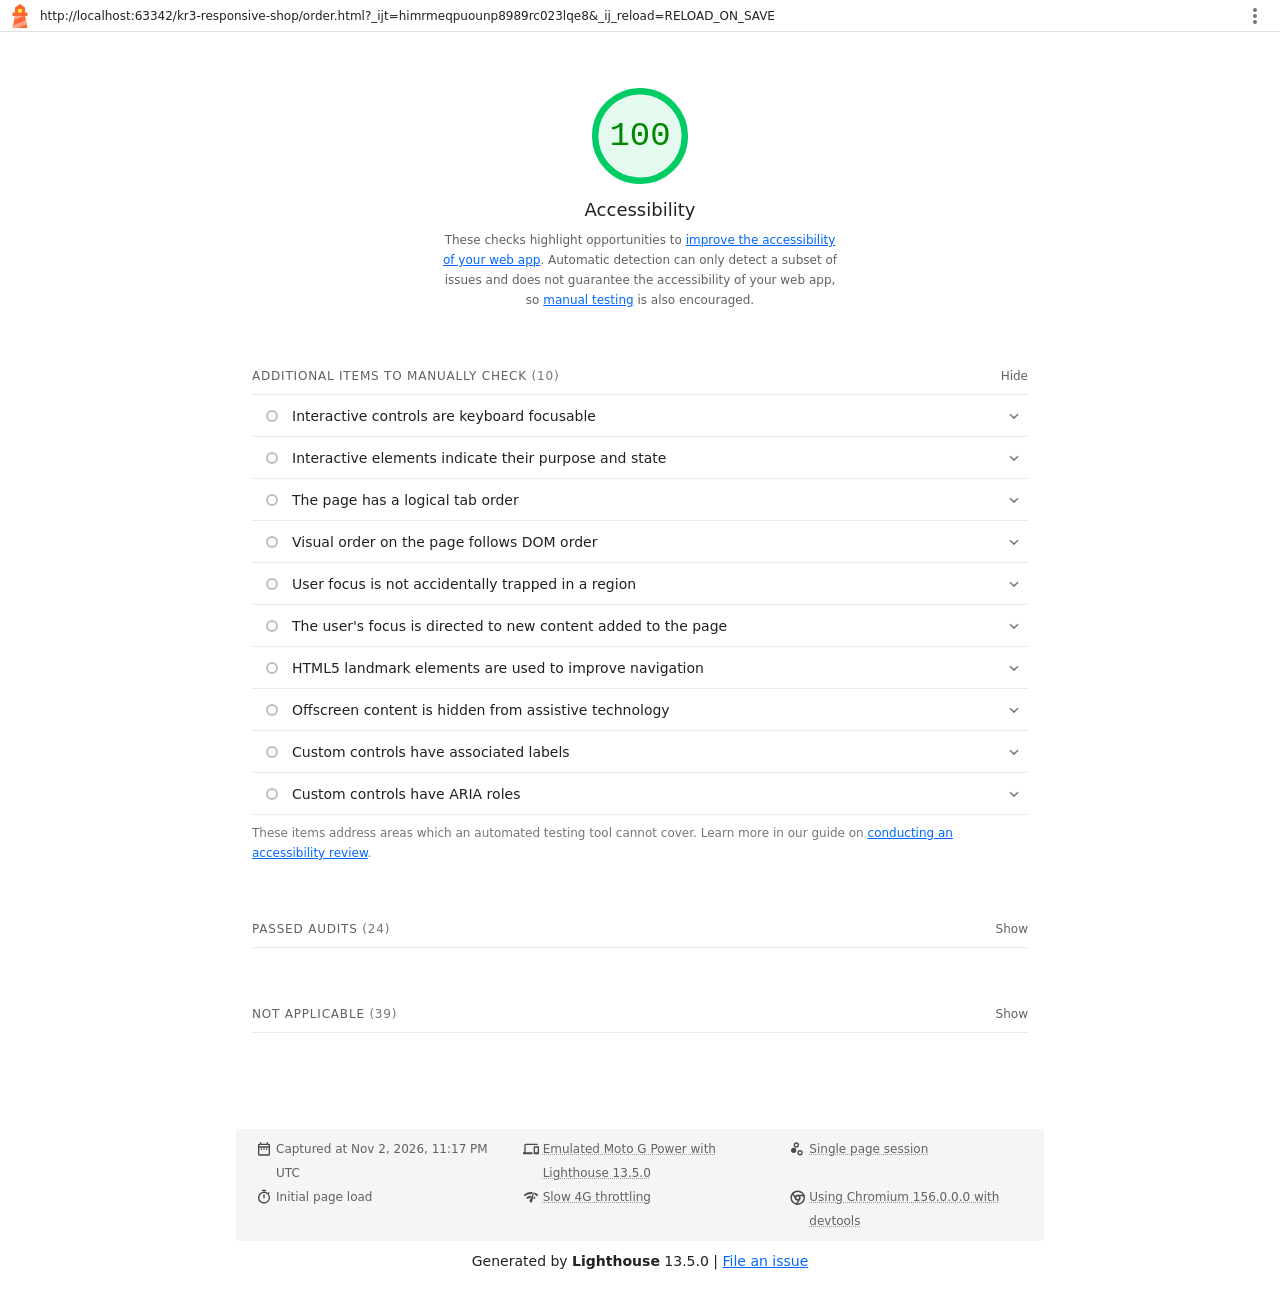
<file: lighthouse/order-accessibility.html>
<!--
@license
Copyright 2018 Google LLC
SPDX-License-Identifier: Apache-2.0
-->
<!doctype html>
<html lang="en">
<head>
  <meta charset="utf-8">
  <meta name="viewport" content="width=device-width, initial-scale=1, minimum-scale=1">
  <link rel="icon" href='data:image/svg+xml;utf8,<svg fill="none" xmlns="http://www.w3.org/2000/svg" viewBox="0 0 48 48"><path d="m14 7 10-7 10 7v10h5v7h-5l5 24H9l5-24H9v-7h5V7Z" fill="%23F63"/><path d="M31.561 24H14l-1.689 8.105L31.561 24ZM18.983 48H9l1.022-4.907L35.723 32.27l1.663 7.98L18.983 48Z" fill="%23FFA385"/><path fill="%23FF3" d="M20.5 10h7v7h-7z"/></svg>'>
  <title>Lighthouse Report</title>
  <style>body {margin: 0}</style>
</head>
<body>
  <noscript>Lighthouse report requires JavaScript. Please enable.</noscript>

  <div id="lh-log"></div>

  <script>window.__LIGHTHOUSE_JSON__ = {"lighthouseVersion":"13.5.0","requestedUrl":"http://localhost:63342/kr3-responsive-shop/order.html?_ijt=himrmeqpuounp8989rc023lqe8&_ij_reload=RELOAD_ON_SAVE","mainDocumentUrl":"http://localhost:63342/kr3-responsive-shop/order.html?_ijt=himrmeqpuounp8989rc023lqe8&_ij_reload=RELOAD_ON_SAVE","finalDisplayedUrl":"http://localhost:63342/kr3-responsive-shop/order.html?_ijt=himrmeqpuounp8989rc023lqe8&_ij_reload=RELOAD_ON_SAVE","finalUrl":"http://localhost:63342/kr3-responsive-shop/order.html?_ijt=himrmeqpuounp8989rc023lqe8&_ij_reload=RELOAD_ON_SAVE","fetchTime":"2026-11-02T23:17:54.154Z","gatherMode":"navigation","runWarnings":[],"userAgent":"Mozilla/5.0 (Windows NT 10.0; Win64; x64) AppleWebKit/537.36 (KHTML, like Gecko) Chrome/156.0.0.0 Safari/537.36","environment":{"networkUserAgent":"Mozilla/5.0 (Linux; Android 11; moto g power (2022)) AppleWebKit/537.36 (KHTML, like Gecko) Chrome/156.0.0.0 Mobile Safari/537.36","hostUserAgent":"Mozilla/5.0 (Windows NT 10.0; Win64; x64) AppleWebKit/537.36 (KHTML, like Gecko) Chrome/156.0.0.0 Safari/537.36","benchmarkIndex":833,"credits":{"axe-core":"4.13.0"}},"audits":{"accesskeys":{"id":"accesskeys","title":"`[accesskey]` values are unique","description":"Access keys let users quickly focus a part of the page. For proper navigation, each access key must be unique. [Learn more about access keys](https://dequeuniversity.com/rules/axe/4.13/accesskeys).","score":null,"scoreDisplayMode":"notApplicable"},"aria-allowed-attr":{"id":"aria-allowed-attr","title":"`[aria-*]` attributes match their roles","description":"Each ARIA `role` supports a specific subset of `aria-*` attributes. Mismatching these invalidates the `aria-*` attributes. [Learn how to match ARIA attributes to their roles](https://dequeuniversity.com/rules/axe/4.13/aria-allowed-attr).","score":1,"scoreDisplayMode":"binary","details":{"type":"table","headings":[{"key":"node","valueType":"node","subItemsHeading":{"key":"relatedNode","valueType":"node"},"label":"Failing Elements"}],"items":[]}},"aria-allowed-role":{"id":"aria-allowed-role","title":"Uses ARIA roles only on compatible elements","description":"Many HTML elements can only be assigned certain ARIA roles. Using ARIA roles where they are not allowed can interfere with the accessibility of the web page. [Learn more about ARIA roles](https://dequeuniversity.com/rules/axe/4.13/aria-allowed-role).","score":null,"scoreDisplayMode":"notApplicable"},"aria-command-name":{"id":"aria-command-name","title":"`button`, `link`, and `menuitem` elements have accessible names","description":"When an element doesn't have an accessible name, screen readers announce it with a generic name, making it unusable for users who rely on screen readers. [Learn how to make command elements more accessible](https://dequeuniversity.com/rules/axe/4.13/aria-command-name).","score":null,"scoreDisplayMode":"notApplicable"},"aria-conditional-attr":{"id":"aria-conditional-attr","title":"ARIA attributes are used as specified for the element's role","description":"Some ARIA attributes are only allowed on an element under certain conditions. [Learn more about conditional ARIA attributes](https://dequeuniversity.com/rules/axe/4.13/aria-conditional-attr).","score":1,"scoreDisplayMode":"binary","details":{"type":"table","headings":[{"key":"node","valueType":"node","subItemsHeading":{"key":"relatedNode","valueType":"node"},"label":"Failing Elements"}],"items":[]}},"aria-deprecated-role":{"id":"aria-deprecated-role","title":"Deprecated ARIA roles were not used","description":"Deprecated ARIA roles may not be processed correctly by assistive technology. [Learn more about deprecated ARIA roles](https://dequeuniversity.com/rules/axe/4.13/aria-deprecated-role).","score":null,"scoreDisplayMode":"notApplicable"},"aria-dialog-name":{"id":"aria-dialog-name","title":"Elements with `role=\"dialog\"` or `role=\"alertdialog\"` have accessible names.","description":"ARIA dialog elements without accessible names may prevent screen readers users from discerning the purpose of these elements. [Learn how to make ARIA dialog elements more accessible](https://dequeuniversity.com/rules/axe/4.13/aria-dialog-name).","score":null,"scoreDisplayMode":"notApplicable"},"aria-hidden-body":{"id":"aria-hidden-body","title":"`[aria-hidden=\"true\"]` is not present on the document `\u003cbody>`","description":"Assistive technologies, like screen readers, work inconsistently when `aria-hidden=\"true\"` is set on the document `\u003cbody>`. [Learn how `aria-hidden` affects the document body](https://dequeuniversity.com/rules/axe/4.13/aria-hidden-body).","score":1,"scoreDisplayMode":"binary","details":{"type":"table","headings":[{"key":"node","valueType":"node","subItemsHeading":{"key":"relatedNode","valueType":"node"},"label":"Failing Elements"}],"items":[]}},"aria-hidden-focus":{"id":"aria-hidden-focus","title":"`[aria-hidden=\"true\"]` elements do not contain focusable descendents","description":"Focusable descendents within an `[aria-hidden=\"true\"]` element prevent those interactive elements from being available to users of assistive technologies like screen readers. [Learn how `aria-hidden` affects focusable elements](https://dequeuniversity.com/rules/axe/4.13/aria-hidden-focus).","score":null,"scoreDisplayMode":"notApplicable"},"aria-input-field-name":{"id":"aria-input-field-name","title":"ARIA input fields have accessible names","description":"When an input field doesn't have an accessible name, screen readers announce it with a generic name, making it unusable for users who rely on screen readers. [Learn more about input field labels](https://dequeuniversity.com/rules/axe/4.13/aria-input-field-name).","score":null,"scoreDisplayMode":"notApplicable"},"aria-meter-name":{"id":"aria-meter-name","title":"ARIA `meter` elements have accessible names","description":"When a meter element doesn't have an accessible name, screen readers announce it with a generic name, making it unusable for users who rely on screen readers. [Learn how to name `meter` elements](https://dequeuniversity.com/rules/axe/4.13/aria-meter-name).","score":null,"scoreDisplayMode":"notApplicable"},"aria-progressbar-name":{"id":"aria-progressbar-name","title":"ARIA `progressbar` elements have accessible names","description":"When a `progressbar` element doesn't have an accessible name, screen readers announce it with a generic name, making it unusable for users who rely on screen readers. [Learn how to label `progressbar` elements](https://dequeuniversity.com/rules/axe/4.13/aria-progressbar-name).","score":null,"scoreDisplayMode":"notApplicable"},"aria-prohibited-attr":{"id":"aria-prohibited-attr","title":"Elements use only permitted ARIA attributes","description":"Using ARIA attributes in roles where they are prohibited can mean that important information is not communicated to users of assistive technologies. [Learn more about prohibited ARIA roles](https://dequeuniversity.com/rules/axe/4.13/aria-prohibited-attr).","score":1,"scoreDisplayMode":"binary","details":{"type":"table","headings":[{"key":"node","valueType":"node","subItemsHeading":{"key":"relatedNode","valueType":"node"},"label":"Failing Elements"}],"items":[]}},"aria-required-attr":{"id":"aria-required-attr","title":"`[role]`s have all required `[aria-*]` attributes","description":"Some ARIA roles have required attributes that describe the state of the element to screen readers. [Learn more about roles and required attributes](https://dequeuniversity.com/rules/axe/4.13/aria-required-attr).","score":null,"scoreDisplayMode":"notApplicable"},"aria-required-children":{"id":"aria-required-children","title":"Elements with an ARIA `[role]` that require children to contain a specific `[role]` have all required children.","description":"Some ARIA parent roles must contain specific child roles to perform their intended accessibility functions. [Learn more about roles and required children elements](https://dequeuniversity.com/rules/axe/4.13/aria-required-children).","score":null,"scoreDisplayMode":"notApplicable"},"aria-required-parent":{"id":"aria-required-parent","title":"`[role]`s are contained by their required parent element","description":"Some ARIA child roles must be contained by specific parent roles to properly perform their intended accessibility functions. [Learn more about ARIA roles and required parent element](https://dequeuniversity.com/rules/axe/4.13/aria-required-parent).","score":null,"scoreDisplayMode":"notApplicable"},"aria-roles":{"id":"aria-roles","title":"`[role]` values are valid","description":"ARIA roles must have valid values in order to perform their intended accessibility functions. [Learn more about valid ARIA roles](https://dequeuniversity.com/rules/axe/4.13/aria-roles).","score":null,"scoreDisplayMode":"notApplicable"},"aria-text":{"id":"aria-text","title":"Elements with the `role=text` attribute do not have focusable descendents.","description":"Adding `role=text` around a text node split by markup enables VoiceOver to treat it as one phrase, but the element's focusable descendents will not be announced. [Learn more about the `role=text` attribute](https://dequeuniversity.com/rules/axe/4.13/aria-text).","score":null,"scoreDisplayMode":"notApplicable"},"aria-toggle-field-name":{"id":"aria-toggle-field-name","title":"ARIA toggle fields have accessible names","description":"When a toggle field doesn't have an accessible name, screen readers announce it with a generic name, making it unusable for users who rely on screen readers. [Learn more about toggle fields](https://dequeuniversity.com/rules/axe/4.13/aria-toggle-field-name).","score":null,"scoreDisplayMode":"notApplicable"},"aria-tooltip-name":{"id":"aria-tooltip-name","title":"ARIA `tooltip` elements have accessible names","description":"When a tooltip element doesn't have an accessible name, screen readers announce it with a generic name, making it unusable for users who rely on screen readers. [Learn how to name `tooltip` elements](https://dequeuniversity.com/rules/axe/4.13/aria-tooltip-name).","score":null,"scoreDisplayMode":"notApplicable"},"aria-treeitem-name":{"id":"aria-treeitem-name","title":"ARIA `treeitem` elements have accessible names","description":"When a `treeitem` element doesn't have an accessible name, screen readers announce it with a generic name, making it unusable for users who rely on screen readers. [Learn more about labeling `treeitem` elements](https://dequeuniversity.com/rules/axe/4.13/aria-treeitem-name).","score":null,"scoreDisplayMode":"notApplicable"},"aria-valid-attr-value":{"id":"aria-valid-attr-value","title":"`[aria-*]` attributes have valid values","description":"Assistive technologies, like screen readers, can't interpret ARIA attributes with invalid values. [Learn more about valid values for ARIA attributes](https://dequeuniversity.com/rules/axe/4.13/aria-valid-attr-value).","score":1,"scoreDisplayMode":"binary","details":{"type":"table","headings":[{"key":"node","valueType":"node","subItemsHeading":{"key":"relatedNode","valueType":"node"},"label":"Failing Elements"}],"items":[]}},"aria-valid-attr":{"id":"aria-valid-attr","title":"`[aria-*]` attributes are valid and not misspelled","description":"Assistive technologies, like screen readers, can't interpret ARIA attributes with invalid names. [Learn more about valid ARIA attributes](https://dequeuniversity.com/rules/axe/4.13/aria-valid-attr).","score":1,"scoreDisplayMode":"binary","details":{"type":"table","headings":[{"key":"node","valueType":"node","subItemsHeading":{"key":"relatedNode","valueType":"node"},"label":"Failing Elements"}],"items":[]}},"button-name":{"id":"button-name","title":"Buttons have an accessible name","description":"When a button doesn't have an accessible name, screen readers announce it as \"button\", making it unusable for users who rely on screen readers. [Learn how to make buttons more accessible](https://dequeuniversity.com/rules/axe/4.13/button-name).","score":1,"scoreDisplayMode":"binary","details":{"type":"table","headings":[{"key":"node","valueType":"node","subItemsHeading":{"key":"relatedNode","valueType":"node"},"label":"Failing Elements"}],"items":[]}},"bypass":{"id":"bypass","title":"The page contains a heading, skip link, or landmark region","description":"Adding ways to bypass repetitive content lets keyboard users navigate the page more efficiently. [Learn more about bypass blocks](https://dequeuniversity.com/rules/axe/4.13/bypass).","score":null,"scoreDisplayMode":"notApplicable"},"color-contrast":{"id":"color-contrast","title":"Background and foreground colors have a sufficient contrast ratio","description":"Low-contrast text is difficult or impossible for many users to read. [Learn how to provide sufficient color contrast](https://dequeuniversity.com/rules/axe/4.13/color-contrast).","score":1,"scoreDisplayMode":"binary","details":{"type":"table","headings":[{"key":"node","valueType":"node","subItemsHeading":{"key":"relatedNode","valueType":"node"},"label":"Failing Elements"}],"items":[]}},"definition-list":{"id":"definition-list","title":"`\u003cdl>`'s contain only properly-ordered `\u003cdt>` and `\u003cdd>` groups, `\u003cscript>`, `\u003ctemplate>` or `\u003cdiv>` elements.","description":"When definition lists are not properly marked up, screen readers may produce confusing or inaccurate output. [Learn how to structure definition lists correctly](https://dequeuniversity.com/rules/axe/4.13/definition-list).","score":null,"scoreDisplayMode":"notApplicable"},"dlitem":{"id":"dlitem","title":"Definition list items are wrapped in `\u003cdl>` elements","description":"Definition list items (`\u003cdt>` and `\u003cdd>`) must be wrapped in a parent `\u003cdl>` element to ensure that screen readers can properly announce them. [Learn how to structure definition lists correctly](https://dequeuniversity.com/rules/axe/4.13/dlitem).","score":null,"scoreDisplayMode":"notApplicable"},"document-title":{"id":"document-title","title":"Document has a `\u003ctitle>` element","description":"The title gives screen reader users an overview of the page, and search engine users rely on it heavily to determine if a page is relevant to their search. [Learn more about document titles](https://dequeuniversity.com/rules/axe/4.13/document-title).","score":1,"scoreDisplayMode":"binary","details":{"type":"table","headings":[{"key":"node","valueType":"node","subItemsHeading":{"key":"relatedNode","valueType":"node"},"label":"Failing Elements"}],"items":[]}},"duplicate-id-aria":{"id":"duplicate-id-aria","title":"ARIA IDs are unique","description":"The value of an ARIA ID must be unique to prevent other instances from being overlooked by assistive technologies. [Learn how to fix duplicate ARIA IDs](https://dequeuniversity.com/rules/axe/4.13/duplicate-id-aria).","score":null,"scoreDisplayMode":"notApplicable"},"empty-heading":{"id":"empty-heading","title":"All heading elements contain content.","description":"A heading with no content or inaccessible text prevent screen reader users from accessing information on the page's structure. [Learn more about headings](https://dequeuniversity.com/rules/axe/4.13/empty-heading).","score":null,"scoreDisplayMode":"notApplicable"},"form-field-multiple-labels":{"id":"form-field-multiple-labels","title":"No form fields have multiple labels","description":"Form fields with multiple labels can be confusingly announced by assistive technologies like screen readers which use either the first, the last, or all of the labels. [Learn how to use form labels](https://dequeuniversity.com/rules/axe/4.13/form-field-multiple-labels).","score":null,"scoreDisplayMode":"notApplicable"},"frame-title":{"id":"frame-title","title":"`\u003cframe>` or `\u003ciframe>` elements have a title","description":"Screen reader users rely on frame titles to describe the contents of frames. [Learn more about frame titles](https://dequeuniversity.com/rules/axe/4.13/frame-title).","score":null,"scoreDisplayMode":"notApplicable"},"heading-order":{"id":"heading-order","title":"Heading elements appear in a sequentially-descending order","description":"Properly ordered headings that do not skip levels convey the semantic structure of the page, making it easier to navigate and understand when using assistive technologies. [Learn more about heading order](https://dequeuniversity.com/rules/axe/4.13/heading-order).","score":1,"scoreDisplayMode":"binary","details":{"type":"table","headings":[{"key":"node","valueType":"node","subItemsHeading":{"key":"relatedNode","valueType":"node"},"label":"Failing Elements"}],"items":[]}},"html-has-lang":{"id":"html-has-lang","title":"`\u003chtml>` element has a `[lang]` attribute","description":"If a page doesn't specify a `lang` attribute, a screen reader assumes that the page is in the default language that the user chose when setting up the screen reader. If the page isn't actually in the default language, then the screen reader might not announce the page's text correctly. [Learn more about the `lang` attribute](https://dequeuniversity.com/rules/axe/4.13/html-has-lang).","score":1,"scoreDisplayMode":"binary","details":{"type":"table","headings":[{"key":"node","valueType":"node","subItemsHeading":{"key":"relatedNode","valueType":"node"},"label":"Failing Elements"}],"items":[]}},"html-lang-valid":{"id":"html-lang-valid","title":"`\u003chtml>` element has a valid value for its `[lang]` attribute","description":"Specifying a valid [BCP 47 language](https://www.w3.org/International/questions/qa-choosing-language-tags#question) helps screen readers announce text properly. [Learn how to use the `lang` attribute](https://dequeuniversity.com/rules/axe/4.13/html-lang-valid).","score":1,"scoreDisplayMode":"binary","details":{"type":"table","headings":[{"key":"node","valueType":"node","subItemsHeading":{"key":"relatedNode","valueType":"node"},"label":"Failing Elements"}],"items":[]}},"html-xml-lang-mismatch":{"id":"html-xml-lang-mismatch","title":"`\u003chtml>` element has an `[xml:lang]` attribute with the same base language as the `[lang]` attribute.","description":"If the webpage does not specify a consistent language, then the screen reader might not announce the page's text correctly. [Learn more about the `lang` attribute](https://dequeuniversity.com/rules/axe/4.13/html-xml-lang-mismatch).","score":null,"scoreDisplayMode":"notApplicable"},"identical-links-same-purpose":{"id":"identical-links-same-purpose","title":"Identical links have the same purpose.","description":"Links with the same destination should have the same description, to help users understand the link's purpose and decide whether to follow it. [Learn more about identical links](https://dequeuniversity.com/rules/axe/4.13/identical-links-same-purpose).","score":null,"scoreDisplayMode":"notApplicable"},"image-alt":{"id":"image-alt","title":"Image elements have `[alt]` attributes","description":"Informative elements should aim for short, descriptive alternate text. Decorative elements can be ignored with an empty alt attribute. [Learn more about the `alt` attribute](https://dequeuniversity.com/rules/axe/4.13/image-alt).","score":1,"scoreDisplayMode":"binary","details":{"type":"table","headings":[{"key":"node","valueType":"node","subItemsHeading":{"key":"relatedNode","valueType":"node"},"label":"Failing Elements"}],"items":[]}},"image-redundant-alt":{"id":"image-redundant-alt","title":"Image elements do not have `[alt]` attributes that are redundant text.","description":"Informative elements should aim for short, descriptive alternative text. Alternative text that is exactly the same as the text adjacent to the link or image is potentially confusing for screen reader users, because the text will be read twice. [Learn more about the `alt` attribute](https://dequeuniversity.com/rules/axe/4.13/image-redundant-alt).","score":null,"scoreDisplayMode":"notApplicable"},"input-button-name":{"id":"input-button-name","title":"Input buttons have discernible text.","description":"Adding discernable and accessible text to input buttons may help screen reader users understand the purpose of the input button. [Learn more about input buttons](https://dequeuniversity.com/rules/axe/4.13/input-button-name).","score":null,"scoreDisplayMode":"notApplicable"},"input-image-alt":{"id":"input-image-alt","title":"`\u003cinput type=\"image\">` elements have `[alt]` text","description":"When an image is being used as an `\u003cinput>` button, providing alternative text can help screen reader users understand the purpose of the button. [Learn about input image alt text](https://dequeuniversity.com/rules/axe/4.13/input-image-alt).","score":null,"scoreDisplayMode":"notApplicable"},"label-content-name-mismatch":{"id":"label-content-name-mismatch","title":"Elements with visible text labels have matching accessible names.","description":"Visible text labels that do not match the accessible name can result in a confusing experience for screen reader users. [Learn more about accessible names](https://dequeuniversity.com/rules/axe/4.13/label-content-name-mismatch).","score":null,"scoreDisplayMode":"notApplicable"},"label":{"id":"label","title":"Form elements have associated labels","description":"Labels ensure that form controls are announced properly by assistive technologies, like screen readers. [Learn more about form element labels](https://dequeuniversity.com/rules/axe/4.13/label).","score":1,"scoreDisplayMode":"binary","details":{"type":"table","headings":[{"key":"node","valueType":"node","subItemsHeading":{"key":"relatedNode","valueType":"node"},"label":"Failing Elements"}],"items":[]}},"landmark-one-main":{"id":"landmark-one-main","title":"Document has a main landmark.","description":"One main landmark helps screen reader users navigate a web page. [Learn more about landmarks](https://dequeuniversity.com/rules/axe/4.13/landmark-one-main).","score":1,"scoreDisplayMode":"binary","details":{"type":"table","headings":[{"key":"node","valueType":"node","subItemsHeading":{"key":"relatedNode","valueType":"node"},"label":"Failing Elements"}],"items":[]}},"link-name":{"id":"link-name","title":"Links have a discernible name","description":"Link text (and alternate text for images, when used as links) that is discernible, unique, and focusable improves the navigation experience for screen reader users. [Learn how to make links accessible](https://dequeuniversity.com/rules/axe/4.13/link-name).","score":1,"scoreDisplayMode":"binary","details":{"type":"table","headings":[{"key":"node","valueType":"node","subItemsHeading":{"key":"relatedNode","valueType":"node"},"label":"Failing Elements"}],"items":[]}},"link-in-text-block":{"id":"link-in-text-block","title":"Links are distinguishable without relying on color.","description":"Low-contrast text is difficult or impossible for many users to read. Link text that is discernible improves the experience for users with low vision. [Learn how to make links distinguishable](https://dequeuniversity.com/rules/axe/4.13/link-in-text-block).","score":null,"scoreDisplayMode":"notApplicable"},"list":{"id":"list","title":"Lists contain only `\u003cli>` elements and script supporting elements (`\u003cscript>` and `\u003ctemplate>`).","description":"Screen readers have a specific way of announcing lists. Ensuring proper list structure aids screen reader output. [Learn more about proper list structure](https://dequeuniversity.com/rules/axe/4.13/list).","score":1,"scoreDisplayMode":"binary","details":{"type":"table","headings":[{"key":"node","valueType":"node","subItemsHeading":{"key":"relatedNode","valueType":"node"},"label":"Failing Elements"}],"items":[]}},"listitem":{"id":"listitem","title":"List items (`\u003cli>`) are contained within `\u003cul>`, `\u003col>` or `\u003cmenu>` parent elements","description":"Screen readers require list items (`\u003cli>`) to be contained within a parent `\u003cul>`, `\u003col>` or `\u003cmenu>` to be announced properly. [Learn more about proper list structure](https://dequeuniversity.com/rules/axe/4.13/listitem).","score":1,"scoreDisplayMode":"binary","details":{"type":"table","headings":[{"key":"node","valueType":"node","subItemsHeading":{"key":"relatedNode","valueType":"node"},"label":"Failing Elements"}],"items":[]}},"meta-refresh":{"id":"meta-refresh","title":"The document does not use `\u003cmeta http-equiv=\"refresh\">`","description":"Users do not expect a page to refresh automatically, and doing so will move focus back to the top of the page. This may create a frustrating or confusing experience. [Learn more about the refresh meta tag](https://dequeuniversity.com/rules/axe/4.13/meta-refresh).","score":null,"scoreDisplayMode":"notApplicable"},"meta-viewport":{"id":"meta-viewport","title":"`[user-scalable=\"no\"]` is not used in the `\u003cmeta name=\"viewport\">` element and the `[maximum-scale]` attribute is not less than 5.","description":"Disabling zooming is problematic for users with low vision who rely on screen magnification to properly see the contents of a web page. [Learn more about the viewport meta tag](https://dequeuniversity.com/rules/axe/4.13/meta-viewport).","score":1,"scoreDisplayMode":"binary","details":{"type":"table","headings":[{"key":"node","valueType":"node","subItemsHeading":{"key":"relatedNode","valueType":"node"},"label":"Failing Elements"}],"items":[]}},"object-alt":{"id":"object-alt","title":"`\u003cobject>` elements have alternate text","description":"Screen readers cannot translate non-text content. Adding alternate text to `\u003cobject>` elements helps screen readers convey meaning to users. [Learn more about alt text for `object` elements](https://dequeuniversity.com/rules/axe/4.13/object-alt).","score":null,"scoreDisplayMode":"notApplicable"},"select-name":{"id":"select-name","title":"Select elements have associated label elements.","description":"Form elements without effective labels can create frustrating experiences for screen reader users. [Learn more about the `select` element](https://dequeuniversity.com/rules/axe/4.13/select-name).","score":1,"scoreDisplayMode":"binary","details":{"type":"table","headings":[{"key":"node","valueType":"node","subItemsHeading":{"key":"relatedNode","valueType":"node"},"label":"Failing Elements"}],"items":[]}},"skip-link":{"id":"skip-link","title":"Skip links are focusable.","description":"Including a skip link can help users skip to the main content to save time. [Learn more about skip links](https://dequeuniversity.com/rules/axe/4.13/skip-link).","score":1,"scoreDisplayMode":"binary","details":{"type":"table","headings":[{"key":"node","valueType":"node","subItemsHeading":{"key":"relatedNode","valueType":"node"},"label":"Failing Elements"}],"items":[]}},"tabindex":{"id":"tabindex","title":"No element has a `[tabindex]` value greater than 0","description":"A value greater than 0 implies an explicit navigation ordering. Although technically valid, this often creates frustrating experiences for users who rely on assistive technologies. [Learn more about the `tabindex` attribute](https://dequeuniversity.com/rules/axe/4.13/tabindex).","score":1,"scoreDisplayMode":"binary","details":{"type":"table","headings":[{"key":"node","valueType":"node","subItemsHeading":{"key":"relatedNode","valueType":"node"},"label":"Failing Elements"}],"items":[]}},"table-duplicate-name":{"id":"table-duplicate-name","title":"Tables have different content in the summary attribute and `\u003ccaption>`.","description":"The summary attribute should describe the table structure, while `\u003ccaption>` should have the onscreen title. Accurate table mark-up helps users of screen readers. [Learn more about summary and caption](https://dequeuniversity.com/rules/axe/4.13/table-duplicate-name).","score":null,"scoreDisplayMode":"notApplicable"},"table-fake-caption":{"id":"table-fake-caption","title":"Tables use `\u003ccaption>` instead of cells with the `[colspan]` attribute to indicate a caption.","description":"Screen readers have features to make navigating tables easier. Ensuring that tables use the actual caption element instead of cells with the `[colspan]` attribute may improve the experience for screen reader users. [Learn more about captions](https://dequeuniversity.com/rules/axe/4.13/table-fake-caption).","score":null,"scoreDisplayMode":"notApplicable"},"target-size":{"id":"target-size","title":"Touch targets have sufficient size and spacing.","description":"Touch targets with sufficient size and spacing help users who may have difficulty targeting small controls to activate the targets. [Learn more about touch targets](https://dequeuniversity.com/rules/axe/4.13/target-size).","score":1,"scoreDisplayMode":"binary","details":{"type":"table","headings":[{"key":"node","valueType":"node","subItemsHeading":{"key":"relatedNode","valueType":"node"},"label":"Failing Elements"}],"items":[]}},"td-has-header":{"id":"td-has-header","title":"`\u003ctd>` elements in a large `\u003ctable>` have one or more table headers.","description":"Screen readers have features to make navigating tables easier. Ensuring that `\u003ctd>` elements in a large table (3 or more cells in width and height) have an associated table header may improve the experience for screen reader users. [Learn more about table headers](https://dequeuniversity.com/rules/axe/4.13/td-has-header).","score":null,"scoreDisplayMode":"notApplicable"},"td-headers-attr":{"id":"td-headers-attr","title":"Cells in a `\u003ctable>` element that use the `[headers]` attribute refer to table cells within the same table.","description":"Screen readers have features to make navigating tables easier. Ensuring `\u003ctd>` cells using the `[headers]` attribute only refer to other cells in the same table may improve the experience for screen reader users. [Learn more about the `headers` attribute](https://dequeuniversity.com/rules/axe/4.13/td-headers-attr).","score":null,"scoreDisplayMode":"notApplicable"},"th-has-data-cells":{"id":"th-has-data-cells","title":"`\u003cth>` elements and elements with `[role=\"columnheader\"/\"rowheader\"]` have data cells they describe.","description":"Screen readers have features to make navigating tables easier. Ensuring table headers always refer to some set of cells may improve the experience for screen reader users. [Learn more about table headers](https://dequeuniversity.com/rules/axe/4.13/th-has-data-cells).","score":null,"scoreDisplayMode":"notApplicable"},"valid-lang":{"id":"valid-lang","title":"`[lang]` attributes have a valid value","description":"Specifying a valid [BCP 47 language](https://www.w3.org/International/questions/qa-choosing-language-tags#question) on elements helps ensure that text is pronounced correctly by a screen reader. [Learn how to use the `lang` attribute](https://dequeuniversity.com/rules/axe/4.13/valid-lang).","score":null,"scoreDisplayMode":"notApplicable"},"video-caption":{"id":"video-caption","title":"`\u003cvideo>` elements contain a `\u003ctrack>` element with `[kind=\"captions\"]`","description":"When a video provides a caption it is easier for deaf and hearing impaired users to access its information. [Learn more about video captions](https://dequeuniversity.com/rules/axe/4.13/video-caption).","score":null,"scoreDisplayMode":"notApplicable"},"custom-controls-labels":{"id":"custom-controls-labels","title":"Custom controls have associated labels","description":"Custom interactive controls have associated labels, provided by aria-label or aria-labelledby. [Learn more about custom controls and labels](https://developer.chrome.com/docs/lighthouse/accessibility/custom-controls-labels/).","score":null,"scoreDisplayMode":"manual"},"custom-controls-roles":{"id":"custom-controls-roles","title":"Custom controls have ARIA roles","description":"Custom interactive controls have appropriate ARIA roles. [Learn how to add roles to custom controls](https://developer.chrome.com/docs/lighthouse/accessibility/custom-control-roles/).","score":null,"scoreDisplayMode":"manual"},"focus-traps":{"id":"focus-traps","title":"User focus is not accidentally trapped in a region","description":"A user can tab into and out of any control or region without accidentally trapping their focus. [Learn how to avoid focus traps](https://developer.chrome.com/docs/lighthouse/accessibility/focus-traps/).","score":null,"scoreDisplayMode":"manual"},"focusable-controls":{"id":"focusable-controls","title":"Interactive controls are keyboard focusable","description":"Custom interactive controls are keyboard focusable and display a focus indicator. [Learn how to make custom controls focusable](https://developer.chrome.com/docs/lighthouse/accessibility/focusable-controls/).","score":null,"scoreDisplayMode":"manual"},"interactive-element-affordance":{"id":"interactive-element-affordance","title":"Interactive elements indicate their purpose and state","description":"Interactive elements, such as links and buttons, should indicate their state and be distinguishable from non-interactive elements. [Learn how to decorate interactive elements with affordance hints](https://developer.chrome.com/docs/lighthouse/accessibility/interactive-element-affordance/).","score":null,"scoreDisplayMode":"manual"},"logical-tab-order":{"id":"logical-tab-order","title":"The page has a logical tab order","description":"Tabbing through the page follows the visual layout. Users cannot focus elements that are offscreen. [Learn more about logical tab ordering](https://developer.chrome.com/docs/lighthouse/accessibility/logical-tab-order/).","score":null,"scoreDisplayMode":"manual"},"managed-focus":{"id":"managed-focus","title":"The user's focus is directed to new content added to the page","description":"If new content, such as a dialog, is added to the page, the user's focus is directed to it. [Learn how to direct focus to new content](https://developer.chrome.com/docs/lighthouse/accessibility/managed-focus/).","score":null,"scoreDisplayMode":"manual"},"offscreen-content-hidden":{"id":"offscreen-content-hidden","title":"Offscreen content is hidden from assistive technology","description":"Offscreen content is hidden with display: none or aria-hidden=true. [Learn how to properly hide offscreen content](https://developer.chrome.com/docs/lighthouse/accessibility/offscreen-content-hidden/).","score":null,"scoreDisplayMode":"manual"},"use-landmarks":{"id":"use-landmarks","title":"HTML5 landmark elements are used to improve navigation","description":"Landmark elements (`\u003cmain>`, `\u003cnav>`, etc.) are used to improve the keyboard navigation of the page for assistive technology. [Learn more about landmark elements](https://developer.chrome.com/docs/lighthouse/accessibility/use-landmarks/).","score":null,"scoreDisplayMode":"manual"},"visual-order-follows-dom":{"id":"visual-order-follows-dom","title":"Visual order on the page follows DOM order","description":"DOM order matches the visual order, improving navigation for assistive technology. [Learn more about DOM and visual ordering](https://developer.chrome.com/docs/lighthouse/accessibility/visual-order-follows-dom/).","score":null,"scoreDisplayMode":"manual"},"autocomplete-valid":{"id":"autocomplete-valid","title":"`autocomplete` attributes are used correctly","description":"The `autocomplete` attribute values must be valid and correctly applied for screen readers to function correctly. [Learn more about valid autocomplete values](https://dequeuniversity.com/rules/axe/4.13/autocomplete-valid).","score":1,"scoreDisplayMode":"binary","details":{"type":"table","headings":[{"key":"node","valueType":"node","subItemsHeading":{"key":"relatedNode","valueType":"node"},"label":"Failing Elements"}],"items":[]}},"presentation-role-conflict":{"id":"presentation-role-conflict","title":"Elements with `role=\"none\"` or `role=\"presentation\"` do not have conflicts","description":"There are certain cases where the semantic role of an element with `role=\"none\"` or `role=\"presentation\"` does not resolve to none or presentation. To ensure the element remains removed from the accessibility tree, you should not add any global ARIA attributes to the element or make it focusable. [Learn more about presentation role conflict](https://dequeuniversity.com/rules/axe/4.13/presentation-role-conflict).","score":null,"scoreDisplayMode":"notApplicable"},"svg-img-alt":{"id":"svg-img-alt","title":"SVG elements with an `img` role have an accessible text alternative","description":"Ensures SVG elements with an `img`, `graphics-document` or `graphics-symbol` role have an accessible text alternative. [Learn more about SVG alt text](https://dequeuniversity.com/rules/axe/4.13/svg-img-alt).","score":null,"scoreDisplayMode":"notApplicable"}},"configSettings":{"output":"json","maxWaitForFcp":30000,"maxWaitForLoad":45000,"pauseAfterFcpMs":1000,"pauseAfterLoadMs":1000,"networkQuietThresholdMs":1000,"cpuQuietThresholdMs":1000,"formFactor":"mobile","throttling":{"rttMs":150,"throughputKbps":1638.4,"requestLatencyMs":562.5,"downloadThroughputKbps":1474.5600000000002,"uploadThroughputKbps":675,"cpuSlowdownMultiplier":4},"throttlingMethod":"simulate","screenEmulation":{"mobile":true,"width":412,"height":823,"deviceScaleFactor":1.75,"disabled":true},"emulatedUserAgent":"Mozilla/5.0 (Linux; Android 11; moto g power (2022)) AppleWebKit/537.36 (KHTML, like Gecko) Chrome/136.0.0.0 Mobile Safari/537.36","auditMode":false,"gatherMode":false,"clearStorageTypes":["file_systems","shader_cache","service_workers","cache_storage"],"disableStorageReset":false,"debugNavigation":false,"channel":"devtools","usePassiveGathering":false,"disableFullPageScreenshot":false,"skipAboutBlank":false,"blankPage":"about:blank","ignoreStatusCode":true,"locale":"en-US","blockedUrlPatterns":null,"additionalTraceCategories":"","extraHeaders":null,"precomputedLanternData":null,"onlyAudits":null,"onlyCategories":["accessibility"],"skipAudits":null},"categories":{"accessibility":{"title":"Accessibility","description":"These checks highlight opportunities to [improve the accessibility of your web app](https://developer.chrome.com/docs/lighthouse/accessibility/). Automatic detection can only detect a subset of issues and does not guarantee the accessibility of your web app, so [manual testing](https://web.dev/articles/how-to-review) is also encouraged.","manualDescription":"These items address areas which an automated testing tool cannot cover. Learn more in our guide on [conducting an accessibility review](https://web.dev/articles/how-to-review).","supportedModes":["navigation","snapshot"],"auditRefs":[{"id":"accesskeys","weight":0,"group":"a11y-navigation"},{"id":"aria-allowed-attr","weight":10,"group":"a11y-aria"},{"id":"aria-command-name","weight":0,"group":"a11y-aria"},{"id":"aria-conditional-attr","weight":7,"group":"a11y-aria"},{"id":"aria-deprecated-role","weight":0,"group":"a11y-aria"},{"id":"aria-dialog-name","weight":0,"group":"a11y-aria"},{"id":"aria-hidden-body","weight":10,"group":"a11y-aria"},{"id":"aria-hidden-focus","weight":0,"group":"a11y-aria"},{"id":"aria-input-field-name","weight":0,"group":"a11y-aria"},{"id":"aria-meter-name","weight":0,"group":"a11y-aria"},{"id":"aria-progressbar-name","weight":0,"group":"a11y-aria"},{"id":"aria-prohibited-attr","weight":7,"group":"a11y-aria"},{"id":"aria-required-attr","weight":0,"group":"a11y-aria"},{"id":"aria-required-children","weight":0,"group":"a11y-aria"},{"id":"aria-required-parent","weight":0,"group":"a11y-aria"},{"id":"aria-roles","weight":0,"group":"a11y-aria"},{"id":"aria-text","weight":0,"group":"a11y-aria"},{"id":"aria-toggle-field-name","weight":0,"group":"a11y-aria"},{"id":"aria-tooltip-name","weight":0,"group":"a11y-aria"},{"id":"aria-treeitem-name","weight":0,"group":"a11y-aria"},{"id":"aria-valid-attr-value","weight":10,"group":"a11y-aria"},{"id":"aria-valid-attr","weight":10,"group":"a11y-aria"},{"id":"button-name","weight":10,"group":"a11y-names-labels"},{"id":"bypass","weight":0,"group":"a11y-navigation"},{"id":"color-contrast","weight":7,"group":"a11y-color-contrast"},{"id":"definition-list","weight":0,"group":"a11y-tables-lists"},{"id":"dlitem","weight":0,"group":"a11y-tables-lists"},{"id":"document-title","weight":7,"group":"a11y-names-labels"},{"id":"duplicate-id-aria","weight":0,"group":"a11y-aria"},{"id":"form-field-multiple-labels","weight":0,"group":"a11y-names-labels"},{"id":"frame-title","weight":0,"group":"a11y-names-labels"},{"id":"heading-order","weight":3,"group":"a11y-navigation"},{"id":"html-has-lang","weight":7,"group":"a11y-language"},{"id":"html-lang-valid","weight":7,"group":"a11y-language"},{"id":"html-xml-lang-mismatch","weight":0,"group":"a11y-language"},{"id":"image-alt","weight":10,"group":"a11y-names-labels"},{"id":"input-button-name","weight":0,"group":"a11y-names-labels"},{"id":"input-image-alt","weight":0,"group":"a11y-names-labels"},{"id":"label","weight":10,"group":"a11y-names-labels"},{"id":"link-in-text-block","weight":0,"group":"a11y-color-contrast"},{"id":"link-name","weight":7,"group":"a11y-names-labels"},{"id":"list","weight":7,"group":"a11y-tables-lists"},{"id":"listitem","weight":7,"group":"a11y-tables-lists"},{"id":"meta-refresh","weight":0,"group":"a11y-best-practices"},{"id":"meta-viewport","weight":10,"group":"a11y-best-practices"},{"id":"object-alt","weight":0,"group":"a11y-names-labels"},{"id":"select-name","weight":10,"group":"a11y-names-labels"},{"id":"skip-link","weight":3,"group":"a11y-names-labels"},{"id":"tabindex","weight":7,"group":"a11y-navigation"},{"id":"target-size","weight":7,"group":"a11y-best-practices"},{"id":"td-headers-attr","weight":0,"group":"a11y-tables-lists"},{"id":"th-has-data-cells","weight":0,"group":"a11y-tables-lists"},{"id":"valid-lang","weight":0,"group":"a11y-language"},{"id":"video-caption","weight":0,"group":"a11y-audio-video"},{"id":"landmark-one-main","weight":3,"group":"a11y-best-practices"},{"id":"autocomplete-valid","weight":1,"group":"a11y-best-practices"},{"id":"presentation-role-conflict","weight":0,"group":"a11y-best-practices"},{"id":"svg-img-alt","weight":0,"group":"a11y-best-practices"},{"id":"focusable-controls","weight":0},{"id":"interactive-element-affordance","weight":0},{"id":"logical-tab-order","weight":0},{"id":"visual-order-follows-dom","weight":0},{"id":"focus-traps","weight":0},{"id":"managed-focus","weight":0},{"id":"use-landmarks","weight":0},{"id":"offscreen-content-hidden","weight":0},{"id":"custom-controls-labels","weight":0},{"id":"custom-controls-roles","weight":0},{"id":"table-duplicate-name","weight":0,"group":"a11y-best-practices"},{"id":"empty-heading","weight":0,"group":"a11y-best-practices"},{"id":"aria-allowed-role","weight":0,"group":"a11y-best-practices"},{"id":"image-redundant-alt","weight":0,"group":"a11y-names-labels"},{"id":"identical-links-same-purpose","weight":0,"group":"a11y-best-practices"},{"id":"label-content-name-mismatch","weight":0,"group":"hidden"},{"id":"table-fake-caption","weight":0,"group":"hidden"},{"id":"td-has-header","weight":0,"group":"hidden"}],"id":"accessibility","score":1}},"categoryGroups":{"metrics":{"title":"Metrics"},"insights":{"title":"Insights","description":"These insights are also available in the Chrome DevTools Performance Panel - [record a trace](https://developer.chrome.com/docs/devtools/performance/reference) to view more detailed information."},"diagnostics":{"title":"Diagnostics","description":"More information about the performance of your application. These numbers don't [directly affect](https://developer.chrome.com/docs/lighthouse/performance/performance-scoring/) the Performance score."},"a11y-best-practices":{"title":"Best practices","description":"These items highlight common accessibility best practices."},"a11y-color-contrast":{"title":"Contrast","description":"These are opportunities to improve the legibility of your content."},"a11y-names-labels":{"title":"Names and labels","description":"These are opportunities to improve the semantics of the controls in your application. This may enhance the experience for users of assistive technology, like a screen reader."},"a11y-navigation":{"title":"Navigation","description":"These are opportunities to improve keyboard navigation in your application."},"a11y-aria":{"title":"ARIA","description":"These are opportunities to improve the usage of ARIA in your application which may enhance the experience for users of assistive technology, like a screen reader."},"a11y-language":{"title":"Internationalization and localization","description":"These are opportunities to improve the interpretation of your content by users in different locales."},"a11y-audio-video":{"title":"Audio and video","description":"These are opportunities to provide alternative content for audio and video. This may improve the experience for users with hearing or vision impairments."},"a11y-tables-lists":{"title":"Tables and lists","description":"These are opportunities to improve the experience of reading tabular or list data using assistive technology, like a screen reader."},"seo-mobile":{"title":"Mobile Friendly","description":"Make sure your pages are mobile friendly so users don’t have to pinch or zoom in order to read the content pages. [Learn how to make pages mobile-friendly](https://developers.google.com/search/mobile-sites/)."},"seo-content":{"title":"Content Best Practices","description":"Format your HTML in a way that enables crawlers to better understand your app’s content."},"seo-crawl":{"title":"Crawling and Indexing","description":"To appear in search results, crawlers need access to your app."},"best-practices-trust-safety":{"title":"Trust and Safety"},"best-practices-ux":{"title":"User Experience"},"best-practices-browser-compat":{"title":"Browser Compatibility"},"best-practices-general":{"title":"General"},"webmcp":{"title":"WebMCP","description":"Audits validating WebMCP integration."},"agent-accessibility":{"title":"Agent Accessibility","description":"These audits highlight best practices for improving the accessibility of the website for AI agents."},"agent-discoverability":{"title":"Agent Discoverability","description":"These audits validate that websites expose discoverable resources, documentation, and catalogs for AI agents."},"hidden":{"title":""}},"stackPacks":[],"entities":[{"name":"localhost","origins":["http://localhost:63342"],"isFirstParty":true,"isUnrecognized":true},{"name":"kaspersky-labs.com","origins":["http://gc.kis.v2.scr.kaspersky-labs.com"],"isUnrecognized":true}],"fullPageScreenshot":{"screenshot":{"data":"[data-uri]","width":412,"height":2246},"nodes":{"1-0-A":{"id":"","top":15,"bottom":40,"left":122,"right":290,"width":168,"height":25},"1-1-HEADER":{"id":"","top":0,"bottom":196,"left":0,"right":412,"width":412,"height":196},"1-2-BODY":{"id":"","top":0,"bottom":2246,"left":0,"right":412,"width":412,"height":2246}}},"timing":{"entries":[{"startTime":318,"name":"lh:config","duration":726.1,"entryType":"measure"},{"startTime":320.5,"name":"lh:config:resolveArtifactsToDefns","duration":2.9,"entryType":"measure"},{"startTime":1044.5,"name":"lh:runner:gather","duration":7873.4,"entryType":"measure"},{"startTime":1045.2,"name":"lh:driver:connect","duration":11,"entryType":"measure"},{"startTime":1056.6,"name":"lh:driver:navigate","duration":96.4,"entryType":"measure"},{"startTime":1153.4,"name":"lh:gather:getBenchmarkIndex","duration":1024,"entryType":"measure"},{"startTime":2177.6,"name":"lh:gather:getVersion","duration":0.8,"entryType":"measure"},{"startTime":2178.5,"name":"lh:gather:getDevicePixelRatio","duration":1.2,"entryType":"measure"},{"startTime":2180.1,"name":"lh:prepare:navigationMode","duration":76.8,"entryType":"measure"},{"startTime":2182.7,"name":"lh:gather:getVersion","duration":0.6,"entryType":"measure"},{"startTime":2205.3,"name":"lh:storage:clearDataForOrigin","duration":23,"entryType":"measure"},{"startTime":2228.5,"name":"lh:storage:clearBrowserCaches","duration":25.5,"entryType":"measure"},{"startTime":2255.2,"name":"lh:gather:prepareThrottlingAndNetwork","duration":1.7,"entryType":"measure"},{"startTime":2276.6,"name":"lh:driver:navigate","duration":5031,"entryType":"measure"},{"startTime":7312.4,"name":"lh:computed:NetworkRecords","duration":2.3,"entryType":"measure"},{"startTime":7315.2,"name":"lh:gather:getArtifact:DevtoolsLog","duration":0.2,"entryType":"measure"},{"startTime":7315.4,"name":"lh:gather:getArtifact:Accessibility","duration":386.6,"entryType":"measure"},{"startTime":7702.2,"name":"lh:gather:getArtifact:NetworkUserAgent","duration":0.1,"entryType":"measure"},{"startTime":7702.4,"name":"lh:gather:getArtifact:Stacks","duration":18.4,"entryType":"measure"},{"startTime":7702.5,"name":"lh:gather:collectStacks","duration":18.2,"entryType":"measure"},{"startTime":7720.8,"name":"lh:gather:getArtifact:FullPageScreenshot","duration":1194.2,"entryType":"measure"},{"startTime":8918.1,"name":"lh:runner:audit","duration":395.4,"entryType":"measure"},{"startTime":8918.3,"name":"lh:runner:auditing","duration":394.3,"entryType":"measure"},{"startTime":8920.4,"name":"lh:audit:accesskeys","duration":2.4,"entryType":"measure"},{"startTime":8923.2,"name":"lh:audit:aria-allowed-attr","duration":7,"entryType":"measure"},{"startTime":8931,"name":"lh:audit:aria-allowed-role","duration":7.8,"entryType":"measure"},{"startTime":8939.3,"name":"lh:audit:aria-command-name","duration":1.9,"entryType":"measure"},{"startTime":8941.8,"name":"lh:audit:aria-conditional-attr","duration":8,"entryType":"measure"},{"startTime":8952.4,"name":"lh:audit:aria-deprecated-role","duration":2.1,"entryType":"measure"},{"startTime":8955,"name":"lh:audit:aria-dialog-name","duration":1.9,"entryType":"measure"},{"startTime":8957.4,"name":"lh:audit:aria-hidden-body","duration":9.6,"entryType":"measure"},{"startTime":8967.5,"name":"lh:audit:aria-hidden-focus","duration":2.3,"entryType":"measure"},{"startTime":8970.4,"name":"lh:audit:aria-input-field-name","duration":2.3,"entryType":"measure"},{"startTime":8973.2,"name":"lh:audit:aria-meter-name","duration":2.5,"entryType":"measure"},{"startTime":8976.1,"name":"lh:audit:aria-progressbar-name","duration":2.5,"entryType":"measure"},{"startTime":8979,"name":"lh:audit:aria-prohibited-attr","duration":5.9,"entryType":"measure"},{"startTime":8985.3,"name":"lh:audit:aria-required-attr","duration":2.6,"entryType":"measure"},{"startTime":8988.4,"name":"lh:audit:aria-required-children","duration":2.7,"entryType":"measure"},{"startTime":8991.5,"name":"lh:audit:aria-required-parent","duration":2.8,"entryType":"measure"},{"startTime":8994.7,"name":"lh:audit:aria-roles","duration":3.2,"entryType":"measure"},{"startTime":8999,"name":"lh:audit:aria-text","duration":3.9,"entryType":"measure"},{"startTime":9003.8,"name":"lh:audit:aria-toggle-field-name","duration":3.7,"entryType":"measure"},{"startTime":9008,"name":"lh:audit:aria-tooltip-name","duration":4.3,"entryType":"measure"},{"startTime":9012.7,"name":"lh:audit:aria-treeitem-name","duration":6.3,"entryType":"measure"},{"startTime":9019.7,"name":"lh:audit:aria-valid-attr-value","duration":7.1,"entryType":"measure"},{"startTime":9027.2,"name":"lh:audit:aria-valid-attr","duration":6.9,"entryType":"measure"},{"startTime":9034.5,"name":"lh:audit:button-name","duration":6.7,"entryType":"measure"},{"startTime":9041.6,"name":"lh:audit:bypass","duration":13.2,"entryType":"measure"},{"startTime":9055.7,"name":"lh:audit:color-contrast","duration":12.4,"entryType":"measure"},{"startTime":9068.6,"name":"lh:audit:definition-list","duration":4.5,"entryType":"measure"},{"startTime":9073.5,"name":"lh:audit:dlitem","duration":3.5,"entryType":"measure"},{"startTime":9077.5,"name":"lh:audit:document-title","duration":6.1,"entryType":"measure"},{"startTime":9084,"name":"lh:audit:duplicate-id-aria","duration":5.5,"entryType":"measure"},{"startTime":9089.9,"name":"lh:audit:empty-heading","duration":5.8,"entryType":"measure"},{"startTime":9096,"name":"lh:audit:form-field-multiple-labels","duration":6.1,"entryType":"measure"},{"startTime":9102.5,"name":"lh:audit:frame-title","duration":4.6,"entryType":"measure"},{"startTime":9107.8,"name":"lh:audit:heading-order","duration":6.1,"entryType":"measure"},{"startTime":9114.4,"name":"lh:audit:html-has-lang","duration":6,"entryType":"measure"},{"startTime":9120.9,"name":"lh:audit:html-lang-valid","duration":5.8,"entryType":"measure"},{"startTime":9127.2,"name":"lh:audit:html-xml-lang-mismatch","duration":3.8,"entryType":"measure"},{"startTime":9131.4,"name":"lh:audit:identical-links-same-purpose","duration":6,"entryType":"measure"},{"startTime":9137.8,"name":"lh:audit:image-alt","duration":5.9,"entryType":"measure"},{"startTime":9144.1,"name":"lh:audit:image-redundant-alt","duration":6.3,"entryType":"measure"},{"startTime":9150.8,"name":"lh:audit:input-button-name","duration":3.9,"entryType":"measure"},{"startTime":9155.2,"name":"lh:audit:input-image-alt","duration":4.1,"entryType":"measure"},{"startTime":9159.7,"name":"lh:audit:label-content-name-mismatch","duration":11.8,"entryType":"measure"},{"startTime":9171.9,"name":"lh:audit:label","duration":6.1,"entryType":"measure"},{"startTime":9178.4,"name":"lh:audit:landmark-one-main","duration":5.7,"entryType":"measure"},{"startTime":9184.5,"name":"lh:audit:link-name","duration":5.7,"entryType":"measure"},{"startTime":9190.7,"name":"lh:audit:link-in-text-block","duration":4,"entryType":"measure"},{"startTime":9195.2,"name":"lh:audit:list","duration":6,"entryType":"measure"},{"startTime":9201.5,"name":"lh:audit:listitem","duration":6.1,"entryType":"measure"},{"startTime":9208,"name":"lh:audit:meta-refresh","duration":8.5,"entryType":"measure"},{"startTime":9217,"name":"lh:audit:meta-viewport","duration":6.5,"entryType":"measure"},{"startTime":9223.9,"name":"lh:audit:object-alt","duration":4.1,"entryType":"measure"},{"startTime":9228.3,"name":"lh:audit:select-name","duration":5.4,"entryType":"measure"},{"startTime":9234.1,"name":"lh:audit:skip-link","duration":5.8,"entryType":"measure"},{"startTime":9240.2,"name":"lh:audit:tabindex","duration":5.4,"entryType":"measure"},{"startTime":9246,"name":"lh:audit:table-duplicate-name","duration":4.4,"entryType":"measure"},{"startTime":9250.8,"name":"lh:audit:table-fake-caption","duration":4.8,"entryType":"measure"},{"startTime":9256,"name":"lh:audit:target-size","duration":5.3,"entryType":"measure"},{"startTime":9261.7,"name":"lh:audit:td-has-header","duration":5.1,"entryType":"measure"},{"startTime":9267.3,"name":"lh:audit:td-headers-attr","duration":5.8,"entryType":"measure"},{"startTime":9273.5,"name":"lh:audit:th-has-data-cells","duration":5.2,"entryType":"measure"},{"startTime":9279.1,"name":"lh:audit:valid-lang","duration":6.7,"entryType":"measure"},{"startTime":9286.3,"name":"lh:audit:video-caption","duration":7.5,"entryType":"measure"},{"startTime":9293.9,"name":"lh:audit:custom-controls-labels","duration":0.2,"entryType":"measure"},{"startTime":9294.2,"name":"lh:audit:custom-controls-roles","duration":0,"entryType":"measure"},{"startTime":9294.2,"name":"lh:audit:focus-traps","duration":0.1,"entryType":"measure"},{"startTime":9294.3,"name":"lh:audit:focusable-controls","duration":0.1,"entryType":"measure"},{"startTime":9294.4,"name":"lh:audit:interactive-element-affordance","duration":0,"entryType":"measure"},{"startTime":9294.5,"name":"lh:audit:logical-tab-order","duration":0.1,"entryType":"measure"},{"startTime":9294.6,"name":"lh:audit:managed-focus","duration":0,"entryType":"measure"},{"startTime":9294.6,"name":"lh:audit:offscreen-content-hidden","duration":0.1,"entryType":"measure"},{"startTime":9294.7,"name":"lh:audit:use-landmarks","duration":0.1,"entryType":"measure"},{"startTime":9294.8,"name":"lh:audit:visual-order-follows-dom","duration":0.1,"entryType":"measure"},{"startTime":9295.3,"name":"lh:audit:autocomplete-valid","duration":5.7,"entryType":"measure"},{"startTime":9301.4,"name":"lh:audit:presentation-role-conflict","duration":5.6,"entryType":"measure"},{"startTime":9307.6,"name":"lh:audit:svg-img-alt","duration":4.9,"entryType":"measure"},{"startTime":9312.6,"name":"lh:runner:generate","duration":0.8,"entryType":"measure"},{"startTime":9313.9,"name":"lh:computed:EntityClassification","duration":2.4,"entryType":"measure"}],"total":8268.8},"i18n":{"rendererFormattedStrings":{},"icuMessagePaths":{"core/audits/accessibility/accesskeys.js | title":["audits.accesskeys.title"],"core/audits/accessibility/accesskeys.js | description":["audits.accesskeys.description"],"core/audits/accessibility/aria-allowed-attr.js | title":["audits[aria-allowed-attr].title"],"core/audits/accessibility/aria-allowed-attr.js | description":["audits[aria-allowed-attr].description"],"core/lib/i18n/i18n.js | columnFailingElem":["audits[aria-allowed-attr].details.headings[0].label","audits[aria-conditional-attr].details.headings[0].label","audits[aria-hidden-body].details.headings[0].label","audits[aria-prohibited-attr].details.headings[0].label","audits[aria-valid-attr-value].details.headings[0].label","audits[aria-valid-attr].details.headings[0].label","audits[button-name].details.headings[0].label","audits[color-contrast].details.headings[0].label","audits[document-title].details.headings[0].label","audits[heading-order].details.headings[0].label","audits[html-has-lang].details.headings[0].label","audits[html-lang-valid].details.headings[0].label","audits[image-alt].details.headings[0].label","audits.label.details.headings[0].label","audits[landmark-one-main].details.headings[0].label","audits[link-name].details.headings[0].label","audits.list.details.headings[0].label","audits.listitem.details.headings[0].label","audits[meta-viewport].details.headings[0].label","audits[select-name].details.headings[0].label","audits[skip-link].details.headings[0].label","audits.tabindex.details.headings[0].label","audits[target-size].details.headings[0].label","audits[autocomplete-valid].details.headings[0].label"],"core/audits/accessibility/aria-allowed-role.js | title":["audits[aria-allowed-role].title"],"core/audits/accessibility/aria-allowed-role.js | description":["audits[aria-allowed-role].description"],"core/audits/accessibility/aria-command-name.js | title":["audits[aria-command-name].title"],"core/audits/accessibility/aria-command-name.js | description":["audits[aria-command-name].description"],"core/audits/accessibility/aria-conditional-attr.js | title":["audits[aria-conditional-attr].title"],"core/audits/accessibility/aria-conditional-attr.js | description":["audits[aria-conditional-attr].description"],"core/audits/accessibility/aria-deprecated-role.js | title":["audits[aria-deprecated-role].title"],"core/audits/accessibility/aria-deprecated-role.js | description":["audits[aria-deprecated-role].description"],"core/audits/accessibility/aria-dialog-name.js | title":["audits[aria-dialog-name].title"],"core/audits/accessibility/aria-dialog-name.js | description":["audits[aria-dialog-name].description"],"core/audits/accessibility/aria-hidden-body.js | title":["audits[aria-hidden-body].title"],"core/audits/accessibility/aria-hidden-body.js | description":["audits[aria-hidden-body].description"],"core/audits/accessibility/aria-hidden-focus.js | title":["audits[aria-hidden-focus].title"],"core/audits/accessibility/aria-hidden-focus.js | description":["audits[aria-hidden-focus].description"],"core/audits/accessibility/aria-input-field-name.js | title":["audits[aria-input-field-name].title"],"core/audits/accessibility/aria-input-field-name.js | description":["audits[aria-input-field-name].description"],"core/audits/accessibility/aria-meter-name.js | title":["audits[aria-meter-name].title"],"core/audits/accessibility/aria-meter-name.js | description":["audits[aria-meter-name].description"],"core/audits/accessibility/aria-progressbar-name.js | title":["audits[aria-progressbar-name].title"],"core/audits/accessibility/aria-progressbar-name.js | description":["audits[aria-progressbar-name].description"],"core/audits/accessibility/aria-prohibited-attr.js | title":["audits[aria-prohibited-attr].title"],"core/audits/accessibility/aria-prohibited-attr.js | description":["audits[aria-prohibited-attr].description"],"core/audits/accessibility/aria-required-attr.js | title":["audits[aria-required-attr].title"],"core/audits/accessibility/aria-required-attr.js | description":["audits[aria-required-attr].description"],"core/audits/accessibility/aria-required-children.js | title":["audits[aria-required-children].title"],"core/audits/accessibility/aria-required-children.js | description":["audits[aria-required-children].description"],"core/audits/accessibility/aria-required-parent.js | title":["audits[aria-required-parent].title"],"core/audits/accessibility/aria-required-parent.js | description":["audits[aria-required-parent].description"],"core/audits/accessibility/aria-roles.js | title":["audits[aria-roles].title"],"core/audits/accessibility/aria-roles.js | description":["audits[aria-roles].description"],"core/audits/accessibility/aria-text.js | title":["audits[aria-text].title"],"core/audits/accessibility/aria-text.js | description":["audits[aria-text].description"],"core/audits/accessibility/aria-toggle-field-name.js | title":["audits[aria-toggle-field-name].title"],"core/audits/accessibility/aria-toggle-field-name.js | description":["audits[aria-toggle-field-name].description"],"core/audits/accessibility/aria-tooltip-name.js | title":["audits[aria-tooltip-name].title"],"core/audits/accessibility/aria-tooltip-name.js | description":["audits[aria-tooltip-name].description"],"core/audits/accessibility/aria-treeitem-name.js | title":["audits[aria-treeitem-name].title"],"core/audits/accessibility/aria-treeitem-name.js | description":["audits[aria-treeitem-name].description"],"core/audits/accessibility/aria-valid-attr-value.js | title":["audits[aria-valid-attr-value].title"],"core/audits/accessibility/aria-valid-attr-value.js | description":["audits[aria-valid-attr-value].description"],"core/audits/accessibility/aria-valid-attr.js | title":["audits[aria-valid-attr].title"],"core/audits/accessibility/aria-valid-attr.js | description":["audits[aria-valid-attr].description"],"core/audits/accessibility/button-name.js | title":["audits[button-name].title"],"core/audits/accessibility/button-name.js | description":["audits[button-name].description"],"core/audits/accessibility/bypass.js | title":["audits.bypass.title"],"core/audits/accessibility/bypass.js | description":["audits.bypass.description"],"core/audits/accessibility/color-contrast.js | title":["audits[color-contrast].title"],"core/audits/accessibility/color-contrast.js | description":["audits[color-contrast].description"],"core/audits/accessibility/definition-list.js | title":["audits[definition-list].title"],"core/audits/accessibility/definition-list.js | description":["audits[definition-list].description"],"core/audits/accessibility/dlitem.js | title":["audits.dlitem.title"],"core/audits/accessibility/dlitem.js | description":["audits.dlitem.description"],"core/audits/accessibility/document-title.js | title":["audits[document-title].title"],"core/audits/accessibility/document-title.js | description":["audits[document-title].description"],"core/audits/accessibility/duplicate-id-aria.js | title":["audits[duplicate-id-aria].title"],"core/audits/accessibility/duplicate-id-aria.js | description":["audits[duplicate-id-aria].description"],"core/audits/accessibility/empty-heading.js | title":["audits[empty-heading].title"],"core/audits/accessibility/empty-heading.js | description":["audits[empty-heading].description"],"core/audits/accessibility/form-field-multiple-labels.js | title":["audits[form-field-multiple-labels].title"],"core/audits/accessibility/form-field-multiple-labels.js | description":["audits[form-field-multiple-labels].description"],"core/audits/accessibility/frame-title.js | title":["audits[frame-title].title"],"core/audits/accessibility/frame-title.js | description":["audits[frame-title].description"],"core/audits/accessibility/heading-order.js | title":["audits[heading-order].title"],"core/audits/accessibility/heading-order.js | description":["audits[heading-order].description"],"core/audits/accessibility/html-has-lang.js | title":["audits[html-has-lang].title"],"core/audits/accessibility/html-has-lang.js | description":["audits[html-has-lang].description"],"core/audits/accessibility/html-lang-valid.js | title":["audits[html-lang-valid].title"],"core/audits/accessibility/html-lang-valid.js | description":["audits[html-lang-valid].description"],"core/audits/accessibility/html-xml-lang-mismatch.js | title":["audits[html-xml-lang-mismatch].title"],"core/audits/accessibility/html-xml-lang-mismatch.js | description":["audits[html-xml-lang-mismatch].description"],"core/audits/accessibility/identical-links-same-purpose.js | title":["audits[identical-links-same-purpose].title"],"core/audits/accessibility/identical-links-same-purpose.js | description":["audits[identical-links-same-purpose].description"],"core/audits/accessibility/image-alt.js | title":["audits[image-alt].title"],"core/audits/accessibility/image-alt.js | description":["audits[image-alt].description"],"core/audits/accessibility/image-redundant-alt.js | title":["audits[image-redundant-alt].title"],"core/audits/accessibility/image-redundant-alt.js | description":["audits[image-redundant-alt].description"],"core/audits/accessibility/input-button-name.js | title":["audits[input-button-name].title"],"core/audits/accessibility/input-button-name.js | description":["audits[input-button-name].description"],"core/audits/accessibility/input-image-alt.js | title":["audits[input-image-alt].title"],"core/audits/accessibility/input-image-alt.js | description":["audits[input-image-alt].description"],"core/audits/accessibility/label-content-name-mismatch.js | title":["audits[label-content-name-mismatch].title"],"core/audits/accessibility/label-content-name-mismatch.js | description":["audits[label-content-name-mismatch].description"],"core/audits/accessibility/label.js | title":["audits.label.title"],"core/audits/accessibility/label.js | description":["audits.label.description"],"core/audits/accessibility/landmark-one-main.js | title":["audits[landmark-one-main].title"],"core/audits/accessibility/landmark-one-main.js | description":["audits[landmark-one-main].description"],"core/audits/accessibility/link-name.js | title":["audits[link-name].title"],"core/audits/accessibility/link-name.js | description":["audits[link-name].description"],"core/audits/accessibility/link-in-text-block.js | title":["audits[link-in-text-block].title"],"core/audits/accessibility/link-in-text-block.js | description":["audits[link-in-text-block].description"],"core/audits/accessibility/list.js | title":["audits.list.title"],"core/audits/accessibility/list.js | description":["audits.list.description"],"core/audits/accessibility/listitem.js | title":["audits.listitem.title"],"core/audits/accessibility/listitem.js | description":["audits.listitem.description"],"core/audits/accessibility/meta-refresh.js | title":["audits[meta-refresh].title"],"core/audits/accessibility/meta-refresh.js | description":["audits[meta-refresh].description"],"core/audits/accessibility/meta-viewport.js | title":["audits[meta-viewport].title"],"core/audits/accessibility/meta-viewport.js | description":["audits[meta-viewport].description"],"core/audits/accessibility/object-alt.js | title":["audits[object-alt].title"],"core/audits/accessibility/object-alt.js | description":["audits[object-alt].description"],"core/audits/accessibility/select-name.js | title":["audits[select-name].title"],"core/audits/accessibility/select-name.js | description":["audits[select-name].description"],"core/audits/accessibility/skip-link.js | title":["audits[skip-link].title"],"core/audits/accessibility/skip-link.js | description":["audits[skip-link].description"],"core/audits/accessibility/tabindex.js | title":["audits.tabindex.title"],"core/audits/accessibility/tabindex.js | description":["audits.tabindex.description"],"core/audits/accessibility/table-duplicate-name.js | title":["audits[table-duplicate-name].title"],"core/audits/accessibility/table-duplicate-name.js | description":["audits[table-duplicate-name].description"],"core/audits/accessibility/table-fake-caption.js | title":["audits[table-fake-caption].title"],"core/audits/accessibility/table-fake-caption.js | description":["audits[table-fake-caption].description"],"core/audits/accessibility/target-size.js | title":["audits[target-size].title"],"core/audits/accessibility/target-size.js | description":["audits[target-size].description"],"core/audits/accessibility/td-has-header.js | title":["audits[td-has-header].title"],"core/audits/accessibility/td-has-header.js | description":["audits[td-has-header].description"],"core/audits/accessibility/td-headers-attr.js | title":["audits[td-headers-attr].title"],"core/audits/accessibility/td-headers-attr.js | description":["audits[td-headers-attr].description"],"core/audits/accessibility/th-has-data-cells.js | title":["audits[th-has-data-cells].title"],"core/audits/accessibility/th-has-data-cells.js | description":["audits[th-has-data-cells].description"],"core/audits/accessibility/valid-lang.js | title":["audits[valid-lang].title"],"core/audits/accessibility/valid-lang.js | description":["audits[valid-lang].description"],"core/audits/accessibility/video-caption.js | title":["audits[video-caption].title"],"core/audits/accessibility/video-caption.js | description":["audits[video-caption].description"],"core/audits/accessibility/autocomplete-valid.js | title":["audits[autocomplete-valid].title"],"core/audits/accessibility/autocomplete-valid.js | description":["audits[autocomplete-valid].description"],"core/audits/accessibility/presentation-role-conflict.js | title":["audits[presentation-role-conflict].title"],"core/audits/accessibility/presentation-role-conflict.js | description":["audits[presentation-role-conflict].description"],"core/audits/accessibility/svg-img-alt.js | title":["audits[svg-img-alt].title"],"core/audits/accessibility/svg-img-alt.js | description":["audits[svg-img-alt].description"],"core/config/default-config.js | a11yCategoryTitle":["categories.accessibility.title"],"core/config/default-config.js | a11yCategoryDescription":["categories.accessibility.description"],"core/config/default-config.js | a11yCategoryManualDescription":["categories.accessibility.manualDescription"],"core/config/default-config.js | metricGroupTitle":["categoryGroups.metrics.title"],"core/config/default-config.js | insightsGroupTitle":["categoryGroups.insights.title"],"core/config/default-config.js | insightsGroupDescription":["categoryGroups.insights.description"],"core/config/default-config.js | diagnosticsGroupTitle":["categoryGroups.diagnostics.title"],"core/config/default-config.js | diagnosticsGroupDescription":["categoryGroups.diagnostics.description"],"core/config/default-config.js | a11yBestPracticesGroupTitle":["categoryGroups[a11y-best-practices].title"],"core/config/default-config.js | a11yBestPracticesGroupDescription":["categoryGroups[a11y-best-practices].description"],"core/config/default-config.js | a11yColorContrastGroupTitle":["categoryGroups[a11y-color-contrast].title"],"core/config/default-config.js | a11yColorContrastGroupDescription":["categoryGroups[a11y-color-contrast].description"],"core/config/default-config.js | a11yNamesLabelsGroupTitle":["categoryGroups[a11y-names-labels].title"],"core/config/default-config.js | a11yNamesLabelsGroupDescription":["categoryGroups[a11y-names-labels].description"],"core/config/default-config.js | a11yNavigationGroupTitle":["categoryGroups[a11y-navigation].title"],"core/config/default-config.js | a11yNavigationGroupDescription":["categoryGroups[a11y-navigation].description"],"core/config/default-config.js | a11yAriaGroupTitle":["categoryGroups[a11y-aria].title"],"core/config/default-config.js | a11yAriaGroupDescription":["categoryGroups[a11y-aria].description"],"core/config/default-config.js | a11yLanguageGroupTitle":["categoryGroups[a11y-language].title"],"core/config/default-config.js | a11yLanguageGroupDescription":["categoryGroups[a11y-language].description"],"core/config/default-config.js | a11yAudioVideoGroupTitle":["categoryGroups[a11y-audio-video].title"],"core/config/default-config.js | a11yAudioVideoGroupDescription":["categoryGroups[a11y-audio-video].description"],"core/config/default-config.js | a11yTablesListsVideoGroupTitle":["categoryGroups[a11y-tables-lists].title"],"core/config/default-config.js | a11yTablesListsVideoGroupDescription":["categoryGroups[a11y-tables-lists].description"],"core/config/default-config.js | seoMobileGroupTitle":["categoryGroups[seo-mobile].title"],"core/config/default-config.js | seoMobileGroupDescription":["categoryGroups[seo-mobile].description"],"core/config/default-config.js | seoContentGroupTitle":["categoryGroups[seo-content].title"],"core/config/default-config.js | seoContentGroupDescription":["categoryGroups[seo-content].description"],"core/config/default-config.js | seoCrawlingGroupTitle":["categoryGroups[seo-crawl].title"],"core/config/default-config.js | seoCrawlingGroupDescription":["categoryGroups[seo-crawl].description"],"core/config/default-config.js | bestPracticesTrustSafetyGroupTitle":["categoryGroups[best-practices-trust-safety].title"],"core/config/default-config.js | bestPracticesUXGroupTitle":["categoryGroups[best-practices-ux].title"],"core/config/default-config.js | bestPracticesBrowserCompatGroupTitle":["categoryGroups[best-practices-browser-compat].title"],"core/config/default-config.js | bestPracticesGeneralGroupTitle":["categoryGroups[best-practices-general].title"],"core/config/default-config.js | webmcpGroupTitle":["categoryGroups.webmcp.title"],"core/config/default-config.js | webmcpGroupDescription":["categoryGroups.webmcp.description"],"core/config/default-config.js | agentAccessibilityGroupTitle":["categoryGroups[agent-accessibility].title"],"core/config/default-config.js | agentAccessibilityGroupDescription":["categoryGroups[agent-accessibility].description"],"core/config/default-config.js | agentDiscoverabilityGroupTitle":["categoryGroups[agent-discoverability].title"],"core/config/default-config.js | agentDiscoverabilityGroupDescription":["categoryGroups[agent-discoverability].description"]}}};</script>
  <script>"use strict";(()=>{function e({median:e,p10:t},n){if(e<=0)throw new Error("median must be greater than zero");if(t<=0)throw new Error("p10 must be greater than zero");if(t>=e)throw new Error("p10 must be less than the median");if(n<=0)return 1;let r,i=Math.max(Number.MIN_VALUE,n/e),a=Math.log(i),o=Math.max(Number.MIN_VALUE,t/e),l=(1-function(e){let t=Math.sign(e),n=1/(1+.3275911*(e=Math.abs(e)));return t*(1-n*(.254829592+n*(n*(1.421413741+n*(1.061405429*n-1.453152027))-.284496736))*Math.exp(-e*e))}(.9061938024368232*a/-Math.log(o)))/2;return r=n<=t?Math.max(.9,Math.min(1,l)):n<=e?Math.max(.5,Math.min(.8999999999999999,l)):Math.max(0,Math.min(.49999999999999994,l)),r}var t="…",n={PASS:{label:"pass",minScore:.9},AVERAGE:{label:"average",minScore:.5},FAIL:{label:"fail"},ERROR:{label:"error"}},r=["com","co","gov","edu","ac","org","go","gob","or","net","in","ne","nic","gouv","web","spb","blog","jus","kiev","mil","wi","qc","ca","bel","on"],i=class i{static get RATINGS(){return n}static get PASS_THRESHOLD(){return.9}static get MS_DISPLAY_VALUE(){return"%10d ms"}static isPluginCategory(e){return/^(@[a-z0-9-~][a-z0-9-._~]*\/)?lighthouse-plugin-[a-z0-9-._~]*$/.test(e)}static getFinalDisplayedUrl(e){if(e.finalDisplayedUrl)return e.finalDisplayedUrl;if(e.finalUrl)return e.finalUrl;throw new Error("Could not determine final displayed URL")}static getMainDocumentUrl(e){return e.mainDocumentUrl||e.finalUrl}static getFullPageScreenshot(e){return e.fullPageScreenshot?e.fullPageScreenshot:e.audits["full-page-screenshot"]?.details}static getEntityFromUrl(e,t){return t&&t.find(t=>t.origins.find(t=>e.startsWith(t)))||i.getPseudoRootDomain(e)}static splitMarkdownCodeSpans(e){let t=[],n=e.split(/`(.*?)`/g);for(let e=0;e<n.length;e++){let r=n[e];if(!r)continue;let i=e%2!=0;t.push({isCode:i,text:r})}return t}static splitMarkdownLink(e){let t=[],n=e.split(/\[([^\]]+?)\]\((https?:\/\/.*?)\)/g);for(;n.length;){let[e,r,i]=n.splice(0,3);e&&t.push({isLink:!1,text:e}),r&&i&&t.push({isLink:!0,text:r,linkHref:i})}return t}static truncate(e,t,n="…"){if(e.length<=t)return e;let r=new Intl.Segmenter(void 0,{granularity:"grapheme"}).segment(e)[Symbol.iterator](),i=0;for(let a=0;a<=t-n.length;a++){let t=r.next();if(t.done)return e;i=t.value.index}for(let t=0;t<n.length;t++)if(r.next().done)return e;return e.slice(0,i)+n}static getURLDisplayName(e,n){let r,i=void 0!==(n=n||{numPathParts:void 0,preserveQuery:void 0,preserveHost:void 0}).numPathParts?n.numPathParts:2,a=void 0===n.preserveQuery||n.preserveQuery,o=n.preserveHost||!1;if("about:"===e.protocol||"data:"===e.protocol)r=e.href;else{r=e.pathname;let n=r.split("/").filter(e=>e.length);i&&n.length>i&&(r=t+n.slice(-1*i).join("/")),o&&(r=`${e.host}/${r.replace(/^\//,"")}`),a&&(r=`${r}${e.search}`)}if("data:"!==e.protocol&&(r=r.slice(0,200),r=r.replace(/([a-f0-9]{7})[a-f0-9]{13}[a-f0-9]*/g,`$1${t}`),r=r.replace(/([a-zA-Z0-9-_]{9})(?=.*[a-z])(?=.*[A-Z])(?=.*[0-9])[a-zA-Z0-9-_]{10,}/g,`$1${t}`),r=r.replace(/(\d{3})\d{6,}/g,`$1${t}`),r=r.replace(/\u2026+/g,t),r.length>64&&r.includes("?")&&(r=r.replace(/\?([^=]*)(=)?.*/,`?$1$2${t}`),r.length>64&&(r=r.replace(/\?.*/,`?${t}`)))),r.length>64){let e=r.lastIndexOf(".");r=e>=0?r.slice(0,63-(r.length-e))+`${t}${r.slice(e)}`:r.slice(0,63)+t}return r}static getChromeExtensionOrigin(e){let t=new URL(e);return t.protocol+"//"+t.host}static parseURL(e){let t=new URL(e);return{file:i.getURLDisplayName(t),hostname:t.hostname,origin:"chrome-extension:"===t.protocol?i.getChromeExtensionOrigin(e):t.origin}}static createOrReturnURL(e){return e instanceof URL?e:new URL(e)}static getPseudoTld(e){let t=e.split(".").slice(-2);return r.includes(t[0])?`.${t.join(".")}`:`.${t[t.length-1]}`}static getPseudoRootDomain(e){let t=i.createOrReturnURL(e).hostname,n=i.getPseudoTld(t).split(".");return t.split(".").slice(-n.length).join(".")}static filterRelevantLines(e,t,n){if(0===t.length)return e.slice(0,2*n+1);let r=new Set;return(t=t.sort((e,t)=>(e.lineNumber||0)-(t.lineNumber||0))).forEach(({lineNumber:e})=>{let t=e-n,i=e+n;for(;t<1;)t++,i++;r.has(t-3-1)&&(t-=3);for(let e=t;e<=i;e++){let t=e;r.add(t)}}),e.filter(e=>r.has(e.lineNumber))}static computeLogNormalScore(t,n){let r=e(t,n);return r>.9&&(r+=.05*(r-.9)),Math.floor(100*r)/100}};var a=class{constructor(e,t){this._document=e,this._lighthouseChannel="unknown",this._componentCache=new Map,this.rootEl=t}createElement(e,t){let n=this._document.createElement(e);if(t)for(let e of t.split(/\s+/))e&&n.classList.add(e);return n}createElementNS(e,t,n){let r=this._document.createElementNS(e,t);if(n)for(let e of n.split(/\s+/))e&&r.classList.add(e);return r}createSVGElement(e,t){return this._document.createElementNS("http://www.w3.org/2000/svg",e,t)}createFragment(){return this._document.createDocumentFragment()}createTextNode(e){return this._document.createTextNode(e)}createChildOf(e,t,n){let r=this.createElement(t,n);return e.append(r),r}createComponent(e){let t=this._componentCache.get(e);if(t){let e=t.cloneNode(!0);return this.findAll("style",e).forEach(e=>e.remove()),e}return t=function(e,t){switch(t){case"3pFilter":return function(e){let t=e.createFragment(),n=e.createElement("style");n.append("\n    .lh-3p-filter {\n      color: var(--color-gray-600);\n      float: right;\n      padding: 6px var(--stackpack-padding-horizontal);\n    }\n    .lh-3p-filter-label, .lh-3p-filter-input {\n      vertical-align: middle;\n      user-select: none;\n    }\n    .lh-3p-filter-input:disabled + .lh-3p-ui-string {\n      text-decoration: line-through;\n    }\n  "),t.append(n);let r=e.createElement("div","lh-3p-filter"),i=e.createElement("label","lh-3p-filter-label"),a=e.createElement("input","lh-3p-filter-input");a.setAttribute("type","checkbox"),a.setAttribute("checked","");let o=e.createElement("span","lh-3p-ui-string");o.append("Show 3rd party resources");let l=e.createElement("span","lh-3p-filter-count");return i.append(" ",a," ",o," (",l,") "),r.append(" ",i," "),t.append(r),t}(e);case"audit":return function(e){let t=e.createFragment(),n=e.createElement("div","lh-audit"),r=e.createElement("details","lh-expandable-details"),i=e.createElement("summary"),a=e.createElement("div","lh-audit__header lh-expandable-details__summary"),o=e.createElement("span","lh-audit__score-icon"),l=e.createElement("span","lh-audit__title-and-text"),s=e.createElement("span","lh-audit__title"),c=e.createElement("span","lh-audit__display-text");l.append(" ",s," ",c," ");let d=e.createElement("div","lh-chevron-container");a.append(" ",o," ",l," ",d," "),i.append(" ",a," ");let h=e.createElement("div","lh-audit__description"),p=e.createElement("div","lh-audit__stackpacks");return r.append(" ",i," ",h," ",p," "),n.append(" ",r," "),t.append(n),t}(e);case"categoryHeader":return function(e){let t=e.createFragment(),n=e.createElement("div","lh-category-header"),r=e.createElement("div","lh-score__gauge");r.setAttribute("role","heading"),r.setAttribute("aria-level","2");let i=e.createElement("div","lh-category-header__description");return n.append(" ",r," ",i," "),t.append(n),t}(e);case"chevron":return function(e){let t=e.createFragment(),n=e.createElementNS("http://www.w3.org/2000/svg","svg","lh-chevron");n.setAttribute("viewBox","0 0 100 100");let r=e.createElementNS("http://www.w3.org/2000/svg","g","lh-chevron__lines"),i=e.createElementNS("http://www.w3.org/2000/svg","path","lh-chevron__line lh-chevron__line-left");i.setAttribute("d","M10 50h40");let a=e.createElementNS("http://www.w3.org/2000/svg","path","lh-chevron__line lh-chevron__line-right");return a.setAttribute("d","M90 50H50"),r.append(" ",i," ",a," "),n.append(" ",r," "),t.append(n),t}(e);case"clump":return function(e){let t=e.createFragment(),n=e.createElement("div","lh-audit-group"),r=e.createElement("details","lh-clump"),i=e.createElement("summary"),a=e.createElement("div","lh-audit-group__summary"),o=e.createElement("div","lh-audit-group__header"),l=e.createElement("span","lh-audit-group__title"),s=e.createElement("span","lh-audit-group__itemcount");o.append(" ",l," ",s," "," "," ");let c=e.createElement("div","lh-clump-toggle"),d=e.createElement("span","lh-clump-toggletext--show"),h=e.createElement("span","lh-clump-toggletext--hide");return c.append(" ",d," ",h," "),a.append(" ",o," ",c," "),i.append(" ",a," "),r.append(" ",i," "),n.append(" "," ",r," "),t.append(n),t}(e);case"crc":return function(e){let t=e.createFragment(),n=e.createElement("div","lh-crc-container"),r=e.createElement("style");r.append('\n      .lh-crc .lh-tree-marker {\n        width: 12px;\n        height: 26px;\n        display: block;\n        float: left;\n        background-position: top left;\n      }\n      .lh-crc .lh-horiz-down {\n        background: url(\'data:image/svg+xml;utf8,<svg width="16" height="26" viewBox="0 0 16 26" xmlns="http://www.w3.org/2000/svg"><g fill="%23D8D8D8" fill-rule="evenodd"><path d="M16 12v2H-2v-2z"/><path d="M9 12v14H7V12z"/>\u003c/g>\u003c/svg>\');\n      }\n      .lh-crc .lh-right {\n        background: url(\'data:image/svg+xml;utf8,<svg width="16" height="26" viewBox="0 0 16 26" xmlns="http://www.w3.org/2000/svg"><path d="M16 12v2H0v-2z" fill="%23D8D8D8" fill-rule="evenodd"/>\u003c/svg>\');\n      }\n      .lh-crc .lh-up-right {\n        background: url(\'data:image/svg+xml;utf8,<svg width="16" height="26" viewBox="0 0 16 26" xmlns="http://www.w3.org/2000/svg"><path d="M7 0h2v14H7zm2 12h7v2H9z" fill="%23D8D8D8" fill-rule="evenodd"/>\u003c/svg>\');\n      }\n      .lh-crc .lh-vert-right {\n        background: url(\'data:image/svg+xml;utf8,<svg width="16" height="26" viewBox="0 0 16 26" xmlns="http://www.w3.org/2000/svg"><path d="M7 0h2v27H7zm2 12h7v2H9z" fill="%23D8D8D8" fill-rule="evenodd"/>\u003c/svg>\');\n      }\n      .lh-crc .lh-vert {\n        background: url(\'data:image/svg+xml;utf8,<svg width="16" height="26" viewBox="0 0 16 26" xmlns="http://www.w3.org/2000/svg"><path d="M7 0h2v26H7z" fill="%23D8D8D8" fill-rule="evenodd"/>\u003c/svg>\');\n      }\n      .lh-crc .lh-crc-tree {\n        font-size: 14px;\n        width: 100%;\n        overflow-x: auto;\n      }\n      .lh-crc .lh-crc-node {\n        height: 26px;\n        line-height: 26px;\n        white-space: nowrap;\n      }\n      .lh-crc .lh-crc-node__longest {\n        color: var(--color-average-secondary);\n      }\n      .lh-crc .lh-crc-node__tree-value {\n        margin-left: 10px;\n      }\n      .lh-crc .lh-crc-node__tree-value div {\n        display: inline;\n      }\n      .lh-crc .lh-crc-node__chain-duration {\n        font-weight: 700;\n      }\n      .lh-crc .lh-crc-initial-nav {\n        color: #595959;\n        font-style: italic;\n      }\n      .lh-crc__summary-value {\n        margin-bottom: 10px;\n      }\n    ');let i=e.createElement("div"),a=e.createElement("div","lh-crc__summary-value"),o=e.createElement("span","lh-crc__longest_duration_label"),l=e.createElement("b","lh-crc__longest_duration");a.append(" ",o," ",l," "),i.append(" ",a," ");let s=e.createElement("div","lh-crc"),c=e.createElement("div","lh-crc-initial-nav");return s.append(" ",c," "," "),n.append(" ",r," ",i," ",s," "),t.append(n),t}(e);case"crcChain":return function(e){let t=e.createFragment(),n=e.createElement("div","lh-crc-node"),r=e.createElement("span","lh-crc-node__tree-marker"),i=e.createElement("span","lh-crc-node__tree-value");return n.append(" ",r," ",i," "),t.append(n),t}(e);case"elementScreenshot":return function(e){let t=e.createFragment(),n=e.createElement("div","lh-element-screenshot"),r=e.createElement("div","lh-element-screenshot__content"),i=e.createElement("div","lh-element-screenshot__image"),a=e.createElement("div","lh-element-screenshot__mask"),o=e.createElementNS("http://www.w3.org/2000/svg","svg");o.setAttribute("height","0"),o.setAttribute("width","0");let l=e.createElementNS("http://www.w3.org/2000/svg","defs"),s=e.createElementNS("http://www.w3.org/2000/svg","clipPath");s.setAttribute("clipPathUnits","objectBoundingBox"),l.append(" ",s," "," "),o.append(" ",l," "),a.append(" ",o," ");let c=e.createElement("div","lh-element-screenshot__element-marker");return i.append(" ",a," ",c," "),r.append(" ",i," "),n.append(" ",r," "),t.append(n),t}(e);case"explodeyGauge":return function(e){let t=e.createFragment(),n=e.createElement("div","lh-exp-gauge-component"),r=e.createElement("div","lh-exp-gauge__wrapper");r.setAttribute("target","_blank");let i=e.createElement("div","lh-exp-gauge__svg-wrapper"),a=e.createElementNS("http://www.w3.org/2000/svg","svg","lh-exp-gauge"),o=e.createElementNS("http://www.w3.org/2000/svg","g","lh-exp-gauge__inner"),l=e.createElementNS("http://www.w3.org/2000/svg","circle","lh-exp-gauge__bg"),s=e.createElementNS("http://www.w3.org/2000/svg","circle","lh-exp-gauge__base lh-exp-gauge--faded"),c=e.createElementNS("http://www.w3.org/2000/svg","circle","lh-exp-gauge__arc"),d=e.createElementNS("http://www.w3.org/2000/svg","text","lh-exp-gauge__percentage");o.append(" ",l," ",s," ",c," ",d," ");let h=e.createElementNS("http://www.w3.org/2000/svg","g","lh-exp-gauge__outer"),p=e.createElementNS("http://www.w3.org/2000/svg","circle","lh-cover");h.append(" ",p," ");let g=e.createElementNS("http://www.w3.org/2000/svg","text","lh-exp-gauge__label");return g.setAttribute("text-anchor","middle"),g.setAttribute("x","0"),g.setAttribute("y","60"),a.append(" ",o," ",h," ",g," "),i.append(" ",a," "),r.append(" ",i," "),n.append(" ",r," "),t.append(n),t}(e);case"footer":return function(e){let t=e.createFragment(),n=e.createElement("style");n.append("\n    .lh-footer {\n      padding: var(--footer-padding-vertical) calc(var(--default-padding) * 2);\n      max-width: var(--report-content-max-width);\n      margin: 0 auto;\n    }\n    .lh-footer .lh-generated {\n      text-align: center;\n    }\n  "),t.append(n);let r=e.createElement("footer","lh-footer"),i=e.createElement("ul","lh-meta__items");i.append(" ");let a=e.createElement("div","lh-generated"),o=e.createElement("b");o.append("Lighthouse");let l=e.createElement("span","lh-footer__version"),s=e.createElement("a","lh-footer__version_issue");return s.setAttribute("href","https://github.com/GoogleChrome/Lighthouse/issues"),s.setAttribute("target","_blank"),s.setAttribute("rel","noopener"),s.append("File an issue"),a.append(" "," Generated by ",o," ",l," | ",s," "),r.append(" ",i," ",a," "),t.append(r),t}(e);case"fraction":return function(e){let t=e.createFragment(),n=e.createElement("a","lh-fraction__wrapper"),r=e.createElement("div","lh-fraction__content-wrapper"),i=e.createElement("div","lh-fraction__content"),a=e.createElement("div","lh-fraction__background");i.append(" ",a," "),r.append(" ",i," ");let o=e.createElement("div","lh-fraction__label");return n.append(" ",r," ",o," "),t.append(n),t}(e);case"gauge":return function(e){let t=e.createFragment(),n=e.createElement("a","lh-gauge__wrapper"),r=e.createElement("div","lh-gauge__svg-wrapper"),i=e.createElementNS("http://www.w3.org/2000/svg","svg","lh-gauge");i.setAttribute("viewBox","0 0 120 120");let a=e.createElementNS("http://www.w3.org/2000/svg","circle","lh-gauge-base");a.setAttribute("r","56"),a.setAttribute("cx","60"),a.setAttribute("cy","60"),a.setAttribute("stroke-width","8");let o=e.createElementNS("http://www.w3.org/2000/svg","circle","lh-gauge-arc");o.setAttribute("r","56"),o.setAttribute("cx","60"),o.setAttribute("cy","60"),o.setAttribute("stroke-width","8"),i.append(" ",a," ",o," "),r.append(" ",i," ");let l=e.createElement("div","lh-gauge__percentage"),s=e.createElement("div","lh-gauge__label");return n.append(" "," ",r," ",l," "," ",s," "),t.append(n),t}(e);case"heading":return function(e){let t=e.createFragment(),n=e.createElement("style");n.append("\n    /* CSS Fireworks. Originally by Eddie Lin\n       https://codepen.io/paulirish/pen/yEVMbP\n    */\n    .lh-pyro {\n      display: none;\n      z-index: 1;\n      pointer-events: none;\n    }\n    .lh-score100 .lh-pyro {\n      display: block;\n    }\n    .lh-score100 .lh-lighthouse stop:first-child {\n      stop-color: hsla(200, 12%, 95%, 0);\n    }\n    .lh-score100 .lh-lighthouse stop:last-child {\n      stop-color: hsla(65, 81%, 76%, 1);\n    }\n\n    .lh-pyro > .lh-pyro-before, .lh-pyro > .lh-pyro-after {\n      position: absolute;\n      width: 5px;\n      height: 5px;\n      border-radius: 2.5px;\n      box-shadow: 0 0 #fff, 0 0 #fff, 0 0 #fff, 0 0 #fff, 0 0 #fff, 0 0 #fff, 0 0 #fff, 0 0 #fff, 0 0 #fff, 0 0 #fff, 0 0 #fff, 0 0 #fff, 0 0 #fff, 0 0 #fff, 0 0 #fff, 0 0 #fff, 0 0 #fff, 0 0 #fff, 0 0 #fff, 0 0 #fff, 0 0 #fff, 0 0 #fff, 0 0 #fff, 0 0 #fff, 0 0 #fff, 0 0 #fff, 0 0 #fff, 0 0 #fff, 0 0 #fff, 0 0 #fff, 0 0 #fff, 0 0 #fff, 0 0 #fff, 0 0 #fff, 0 0 #fff, 0 0 #fff, 0 0 #fff, 0 0 #fff, 0 0 #fff, 0 0 #fff, 0 0 #fff, 0 0 #fff, 0 0 #fff, 0 0 #fff, 0 0 #fff, 0 0 #fff, 0 0 #fff, 0 0 #fff, 0 0 #fff, 0 0 #fff, 0 0 #fff;\n      animation: 1s bang ease-out infinite backwards,  1s gravity ease-in infinite backwards,  5s position linear infinite backwards;\n      animation-delay: 1s, 1s, 1s;\n    }\n\n    .lh-pyro > .lh-pyro-after {\n      animation-delay: 2.25s, 2.25s, 2.25s;\n      animation-duration: 1.25s, 1.25s, 6.25s;\n    }\n\n    @keyframes bang {\n      to {\n        opacity: 1;\n        box-shadow: -70px -115.67px #47ebbc, -28px -99.67px #eb47a4, 58px -31.67px #7eeb47, 13px -141.67px #eb47c5, -19px 6.33px #7347eb, -2px -74.67px #ebd247, 24px -151.67px #eb47e0, 57px -138.67px #b4eb47, -51px -104.67px #479eeb, 62px 8.33px #ebcf47, -93px 0.33px #d547eb, -16px -118.67px #47bfeb, 53px -84.67px #47eb83, 66px -57.67px #eb47bf, -93px -65.67px #91eb47, 30px -13.67px #86eb47, -2px -59.67px #83eb47, -44px 1.33px #eb47eb, 61px -58.67px #47eb73, 5px -22.67px #47e8eb, -66px -28.67px #ebe247, 42px -123.67px #eb5547, -75px 26.33px #7beb47, 15px -52.67px #a147eb, 36px -51.67px #eb8347, -38px -12.67px #eb5547, -46px -59.67px #47eb81, 78px -114.67px #eb47ba, 15px -156.67px #eb47bf, -36px 1.33px #eb4783, -72px -86.67px #eba147, 31px -46.67px #ebe247, -68px 29.33px #47e2eb, -55px 19.33px #ebe047, -56px 27.33px #4776eb, -13px -91.67px #eb5547, -47px -138.67px #47ebc7, -18px -96.67px #eb47ac, 11px -88.67px #4783eb, -67px -28.67px #47baeb, 53px 10.33px #ba47eb, 11px 19.33px #5247eb, -5px -11.67px #eb4791, -68px -4.67px #47eba7, 95px -37.67px #eb478b, -67px -162.67px #eb5d47, -54px -120.67px #eb6847, 49px -12.67px #ebe047, 88px 8.33px #47ebda, 97px 33.33px #eb8147, 6px -71.67px #ebbc47;\n      }\n    }\n    @keyframes gravity {\n      from {\n        opacity: 1;\n      }\n      to {\n        transform: translateY(80px);\n        opacity: 0;\n      }\n    }\n    @keyframes position {\n      0%, 19.9% {\n        margin-top: 4%;\n        margin-left: 47%;\n      }\n      20%, 39.9% {\n        margin-top: 7%;\n        margin-left: 30%;\n      }\n      40%, 59.9% {\n        margin-top: 6%;\n        margin-left: 70%;\n      }\n      60%, 79.9% {\n        margin-top: 3%;\n        margin-left: 20%;\n      }\n      80%, 99.9% {\n        margin-top: 3%;\n        margin-left: 80%;\n      }\n    }\n  "),t.append(n);let r=e.createElement("div","lh-header-container"),i=e.createElement("div","lh-scores-wrapper-placeholder");return r.append(" ",i," "),t.append(r),t}(e);case"metric":return function(e){let t=e.createFragment(),n=e.createElement("div","lh-metric"),r=e.createElement("div","lh-metric__innerwrap"),i=e.createElement("div","lh-metric__icon"),a=e.createElement("span","lh-metric__title"),o=e.createElement("div","lh-metric__value"),l=e.createElement("div","lh-metric__description");return r.append(" ",i," ",a," ",o," ",l," "),n.append(" ",r," "),t.append(n),t}(e);case"scorescale":return function(e){let t=e.createFragment(),n=e.createElement("div","lh-scorescale"),r=e.createElement("span","lh-scorescale-range lh-scorescale-range--fail");r.append("0–49");let i=e.createElement("span","lh-scorescale-range lh-scorescale-range--average");i.append("50–89");let a=e.createElement("span","lh-scorescale-range lh-scorescale-range--pass");return a.append("90–100"),n.append(" ",r," ",i," ",a," "),t.append(n),t}(e);case"scoresWrapper":return function(e){let t=e.createFragment(),n=e.createElement("style");n.append("\n    .lh-scores-container {\n      display: flex;\n      flex-direction: column;\n      padding: var(--default-padding) 0;\n      position: relative;\n      width: 100%;\n    }\n\n    .lh-sticky-header {\n      --gauge-circle-size: var(--gauge-circle-size-sm);\n      --plugin-badge-size: 16px;\n      --plugin-icon-size: 75%;\n      --gauge-wrapper-width: 60px;\n      --gauge-percentage-font-size: 13px;\n      position: fixed;\n      left: 0;\n      right: 0;\n      top: var(--topbar-height);\n      font-weight: 500;\n      display: none;\n      justify-content: center;\n      background-color: var(--sticky-header-background-color);\n      border-bottom: 1px solid var(--color-gray-200);\n      padding-top: var(--score-container-padding);\n      padding-bottom: 4px;\n      z-index: 2;\n      pointer-events: none;\n    }\n\n    .lh-devtools .lh-sticky-header {\n      /* The report within DevTools is placed in a container with overflow, which changes the placement of this header unless we change `position` to `sticky.` */\n      position: sticky;\n    }\n\n    .lh-sticky-header--visible {\n      display: grid;\n      grid-auto-flow: column;\n      pointer-events: auto;\n    }\n\n    /* Disable the gauge arc animation for the sticky header, so toggling display: none\n       does not play the animation. */\n    .lh-sticky-header .lh-gauge-arc {\n      animation: none;\n    }\n\n    .lh-sticky-header .lh-gauge__label,\n    .lh-sticky-header .lh-fraction__label {\n      display: none;\n    }\n\n    .lh-highlighter {\n      width: var(--gauge-wrapper-width);\n      height: 1px;\n      background-color: var(--highlighter-background-color);\n      /* Position at bottom of first gauge in sticky header. */\n      position: absolute;\n      grid-column: 1;\n      bottom: -1px;\n      left: 0px;\n      right: 0px;\n    }\n  "),t.append(n);let r=e.createElement("div","lh-scores-wrapper"),i=e.createElement("div","lh-scores-container"),a=e.createElement("div","lh-pyro"),o=e.createElement("div","lh-pyro-before"),l=e.createElement("div","lh-pyro-after");return a.append(" ",o," ",l," "),i.append(" ",a," "),r.append(" ",i," "),t.append(r),t}(e);case"snippet":return function(e){let t=e.createFragment(),n=e.createElement("div","lh-snippet"),r=e.createElement("style");return r.append('\n          :root {\n            --snippet-highlight-light: #fbf1f2;\n            --snippet-highlight-dark: #ffd6d8;\n          }\n\n         .lh-snippet__header {\n          position: relative;\n          overflow: hidden;\n          padding: 10px;\n          border-bottom: none;\n          color: var(--snippet-color);\n          background-color: var(--snippet-background-color);\n          border: 1px solid var(--report-border-color-secondary);\n        }\n        .lh-snippet__title {\n          font-weight: bold;\n          float: left;\n        }\n        .lh-snippet__node {\n          float: left;\n          margin-left: 4px;\n        }\n        .lh-snippet__toggle-expand {\n          padding: 1px 7px;\n          margin-top: -1px;\n          margin-right: -7px;\n          float: right;\n          background: transparent;\n          border: none;\n          cursor: pointer;\n          font-size: 14px;\n          color: #0c50c7;\n        }\n\n        .lh-snippet__snippet {\n          overflow: auto;\n          border: 1px solid var(--report-border-color-secondary);\n        }\n        /* Container needed so that all children grow to the width of the scroll container */\n        .lh-snippet__snippet-inner {\n          display: inline-block;\n          min-width: 100%;\n        }\n\n        .lh-snippet:not(.lh-snippet--expanded) .lh-snippet__show-if-expanded {\n          display: none;\n        }\n        .lh-snippet.lh-snippet--expanded .lh-snippet__show-if-collapsed {\n          display: none;\n        }\n\n        .lh-snippet__line {\n          background: white;\n          white-space: pre;\n          display: flex;\n        }\n        .lh-snippet__line:not(.lh-snippet__line--message):first-child {\n          padding-top: 4px;\n        }\n        .lh-snippet__line:not(.lh-snippet__line--message):last-child {\n          padding-bottom: 4px;\n        }\n        .lh-snippet__line--content-highlighted {\n          background: var(--snippet-highlight-dark);\n        }\n        .lh-snippet__line--message {\n          background: var(--snippet-highlight-light);\n        }\n        .lh-snippet__line--message .lh-snippet__line-number {\n          padding-top: 10px;\n          padding-bottom: 10px;\n        }\n        .lh-snippet__line--message code {\n          padding: 10px;\n          padding-left: 5px;\n          color: var(--color-fail);\n          font-family: var(--report-font-family);\n        }\n        .lh-snippet__line--message code {\n          white-space: normal;\n        }\n        .lh-snippet__line-icon {\n          padding-top: 10px;\n          display: none;\n        }\n        .lh-snippet__line--message .lh-snippet__line-icon {\n          display: block;\n        }\n        .lh-snippet__line-icon:before {\n          content: "";\n          display: inline-block;\n          vertical-align: middle;\n          margin-right: 4px;\n          width: var(--score-icon-size);\n          height: var(--score-icon-size);\n          background-image: var(--fail-icon-url);\n        }\n        .lh-snippet__line-number {\n          flex-shrink: 0;\n          width: 40px;\n          text-align: right;\n          font-family: monospace;\n          padding-right: 5px;\n          margin-right: 5px;\n          color: var(--color-gray-600);\n          user-select: none;\n        }\n    '),n.append(" ",r," "),t.append(n),t}(e);case"snippetContent":return function(e){let t=e.createFragment(),n=e.createElement("div","lh-snippet__snippet"),r=e.createElement("div","lh-snippet__snippet-inner");return n.append(" ",r," "),t.append(n),t}(e);case"snippetHeader":return function(e){let t=e.createFragment(),n=e.createElement("div","lh-snippet__header"),r=e.createElement("div","lh-snippet__title"),i=e.createElement("div","lh-snippet__node"),a=e.createElement("button","lh-snippet__toggle-expand"),o=e.createElement("span","lh-snippet__btn-label-collapse lh-snippet__show-if-expanded"),l=e.createElement("span","lh-snippet__btn-label-expand lh-snippet__show-if-collapsed");return a.append(" ",o," ",l," "),n.append(" ",r," ",i," ",a," "),t.append(n),t}(e);case"snippetLine":return function(e){let t=e.createFragment(),n=e.createElement("div","lh-snippet__line"),r=e.createElement("div","lh-snippet__line-number"),i=e.createElement("div","lh-snippet__line-icon"),a=e.createElement("code");return n.append(" ",r," ",i," ",a," "),t.append(n),t}(e);case"styles":return function(e){let t=e.createFragment(),n=e.createElement("style");return n.append('/**\n * @license\n * Copyright 2017 Google LLC\n * SPDX-License-Identifier: Apache-2.0\n */\n\n/*\n  Naming convention:\n\n  If a variable is used for a specific component: --{component}-{property name}-{modifier}\n\n  Both {component} and {property name} should be kebab-case. If the target is the entire page,\n  use \'report\' for the component. The property name should not be abbreviated. Use the\n  property name the variable is intended for - if it\'s used for multiple, a common descriptor\n  is fine (ex: \'size\' for a variable applied to \'width\' and \'height\'). If a variable is shared\n  across multiple components, either create more variables or just drop the "{component}-"\n  part of the name. Append any modifiers at the end (ex: \'big\', \'dark\').\n\n  For colors: --color-{hue}-{intensity}\n\n  {intensity} is the Material Design tag - 700, A700, etc.\n*/\n.lh-vars {\n  /* Palette using Material Design Colors\n   * https://www.materialui.co/colors */\n  --color-amber-50: #FFF8E1;\n  --color-blue-200: #90CAF9;\n  --color-blue-900: #0D47A1;\n  --color-blue-A700: #2962FF;\n  --color-blue-primary: #06f;\n  --color-cyan-500: #00BCD4;\n  --color-gray-100: #F5F5F5;\n  --color-gray-300: #CFCFCF;\n  --color-gray-200: #E0E0E0;\n  --color-gray-400: #BDBDBD;\n  --color-gray-50: #FAFAFA;\n  --color-gray-500: #9E9E9E;\n  --color-gray-600: #757575;\n  --color-gray-700: #616161;\n  --color-gray-800: #424242;\n  --color-gray-900: #212121;\n  --color-gray: #000000;\n  --color-green-700: #080;\n  --color-green: #0c6;\n  --color-lime-400: #D3E156;\n  --color-orange-50: #FFF3E0;\n  --color-orange-700: #C33300;\n  --color-orange: #fa3;\n  --color-red-700: #c00;\n  --color-red: #f33;\n  --color-teal-600: #00897B;\n  --color-white: #FFFFFF;\n\n  /* Context-specific colors */\n  --color-average-secondary: var(--color-orange-700);\n  --color-average: var(--color-orange);\n  --color-fail-secondary: var(--color-red-700);\n  --color-fail: var(--color-red);\n  --color-hover: var(--color-gray-50);\n  --color-informative: var(--color-blue-900);\n  --color-pass-secondary: var(--color-green-700);\n  --color-pass: var(--color-green);\n  --color-not-applicable: var(--color-gray-600);\n\n  /* Component variables */\n  --audit-description-padding-left: calc(var(--score-icon-size) + var(--score-icon-margin-left) + var(--score-icon-margin-right));\n  --audit-explanation-line-height: 16px;\n  --audit-group-margin-bottom: calc(var(--default-padding) * 6);\n  --audit-group-padding-vertical: 8px;\n  --audit-margin-horizontal: 5px;\n  --audit-padding-vertical: 8px;\n  --category-padding: calc(var(--default-padding) * 6) var(--edge-gap-padding) calc(var(--default-padding) * 4);\n  --chevron-line-stroke: var(--color-gray-600);\n  --chevron-size: 12px;\n  --default-padding: 8px;\n  --edge-gap-padding: calc(var(--default-padding) * 4);\n  --env-item-background-color: var(--color-gray-100);\n  --env-item-font-size: 28px;\n  --env-item-line-height: 36px;\n  --env-item-padding: 10px 0px;\n  --env-name-min-width: 220px;\n  --footer-padding-vertical: 16px;\n  --gauge-circle-size-big: 96px;\n  --gauge-circle-size: 48px;\n  --gauge-circle-size-sm: 32px;\n  --gauge-label-font-size-big: 18px;\n  --gauge-label-font-size: var(--report-font-size-secondary);\n  --gauge-label-line-height-big: 24px;\n  --gauge-label-line-height: var(--report-line-height-secondary);\n  --gauge-percentage-font-size-big: 38px;\n  --gauge-percentage-font-size: var(--report-font-size-secondary);\n  --gauge-wrapper-width: 120px;\n  --header-line-height: 24px;\n  --highlighter-background-color: var(--report-text-color);\n  --icon-square-size: calc(var(--score-icon-size) * 0.88);\n  --image-preview-size: 48px;\n  --link-color: var(--color-blue-primary);\n  --locale-selector-background-color: var(--color-white);\n  --metric-toggle-lines-fill: #7F7F7F;\n  --metric-value-font-size: calc(var(--report-font-size) * 1.8);\n  --metrics-toggle-background-color: var(--color-gray-200);\n  --plugin-badge-background-color: var(--color-white);\n  --plugin-badge-size-big: calc(var(--gauge-circle-size-big) / 2.7);\n  --plugin-badge-size: calc(var(--gauge-circle-size) / 2.7);\n  --plugin-icon-size: 65%;\n  --report-background-color: #fff;\n  --report-border-color-secondary: #ebebeb;\n  --report-font-family-monospace: monospace, \'Roboto Mono\', \'Menlo\', \'dejavu sans mono\', \'Consolas\', \'Lucida Console\';\n  --report-font-family: system-ui, Roboto, Helvetica, Arial, sans-serif;\n  --report-font-size: 14px;\n  --report-font-size-secondary: 12px;\n  --report-icon-size: var(--score-icon-background-size);\n  --report-line-height: 24px;\n  --report-line-height-secondary: 20px;\n  --report-monospace-font-size: calc(var(--report-font-size) * 0.85);\n  --report-text-color-secondary: var(--color-gray-800);\n  --report-text-color: var(--color-gray-900);\n  --report-content-max-width: calc(60 * var(--report-font-size)); /* defaults to 840px */\n  --report-content-min-width: 360px;\n  --report-content-max-width-minus-edge-gap: calc(var(--report-content-max-width) - var(--edge-gap-padding) * 2);\n  --score-container-padding: 8px;\n  --score-icon-background-size: 24px;\n  --score-icon-margin-left: 6px;\n  --score-icon-margin-right: 14px;\n  --score-icon-margin: 0 var(--score-icon-margin-right) 0 var(--score-icon-margin-left);\n  --score-icon-size: 12px;\n  --score-icon-size-big: 16px;\n  --screenshot-overlay-background: rgba(0, 0, 0, 0.3);\n  --section-padding-vertical: calc(var(--default-padding) * 6);\n  --snippet-background-color: var(--color-gray-50);\n  --snippet-color: #0938C2;\n  --stackpack-padding-horizontal: 10px;\n  --sticky-header-background-color: var(--report-background-color);\n  --sticky-header-buffer: var(--topbar-height);\n  --sticky-header-height: calc(var(--gauge-circle-size-sm) + var(--score-container-padding) * 2 + 1em);\n  --table-group-header-background-color: #EEF1F4;\n  --table-group-header-text-color: var(--color-gray-700);\n  --table-higlight-background-color: #F5F7FA;\n  --tools-icon-color: var(--color-gray-600);\n  --topbar-background-color: var(--color-white);\n  --topbar-height: 32px;\n  --topbar-logo-size: 24px;\n  --topbar-padding: 0 8px;\n  --toplevel-warning-background-color: hsla(30, 100%, 75%, 10%);\n  --toplevel-warning-message-text-color: var(--color-average-secondary);\n  --toplevel-warning-padding: 18px;\n  --toplevel-warning-text-color: var(--report-text-color);\n\n  /* SVGs */\n  --plugin-icon-url-dark: url(\'data:image/svg+xml;utf8,<svg xmlns="http://www.w3.org/2000/svg" width="24px" height="24px" viewBox="0 0 24 24" fill="%23FFFFFF"><path d="M0 0h24v24H0z" fill="none"/><path d="M20.5 11H19V7c0-1.1-.9-2-2-2h-4V3.5C13 2.12 11.88 1 10.5 1S8 2.12 8 3.5V5H4c-1.1 0-1.99.9-1.99 2v3.8H3.5c1.49 0 2.7 1.21 2.7 2.7s-1.21 2.7-2.7 2.7H2V20c0 1.1.9 2 2 2h3.8v-1.5c0-1.49 1.21-2.7 2.7-2.7 1.49 0 2.7 1.21 2.7 2.7V22H17c1.1 0 2-.9 2-2v-4h1.5c1.38 0 2.5-1.12 2.5-2.5S21.88 11 20.5 11z"/>\u003c/svg>\');\n  --plugin-icon-url: url(\'data:image/svg+xml;utf8,<svg xmlns="http://www.w3.org/2000/svg" width="24px" height="24px" viewBox="0 0 24 24" fill="%23757575"><path d="M0 0h24v24H0z" fill="none"/><path d="M20.5 11H19V7c0-1.1-.9-2-2-2h-4V3.5C13 2.12 11.88 1 10.5 1S8 2.12 8 3.5V5H4c-1.1 0-1.99.9-1.99 2v3.8H3.5c1.49 0 2.7 1.21 2.7 2.7s-1.21 2.7-2.7 2.7H2V20c0 1.1.9 2 2 2h3.8v-1.5c0-1.49 1.21-2.7 2.7-2.7 1.49 0 2.7 1.21 2.7 2.7V22H17c1.1 0 2-.9 2-2v-4h1.5c1.38 0 2.5-1.12 2.5-2.5S21.88 11 20.5 11z"/>\u003c/svg>\');\n\n  --pass-icon-url: url(\'data:image/svg+xml;utf8,<svg xmlns="http://www.w3.org/2000/svg" viewBox="0 0 48 48"><title>check\u003c/title><path fill="%23178239" d="M24 4C12.95 4 4 12.95 4 24c0 11.04 8.95 20 20 20 11.04 0 20-8.96 20-20 0-11.05-8.96-20-20-20zm-4 30L10 24l2.83-2.83L20 28.34l15.17-15.17L38 16 20 34z"/>\u003c/svg>\');\n  --average-icon-url: url(\'data:image/svg+xml;utf8,<svg xmlns="http://www.w3.org/2000/svg" viewBox="0 0 48 48"><title>info\u003c/title><path fill="%23E67700" d="M24 4C12.95 4 4 12.95 4 24s8.95 20 20 20 20-8.95 20-20S35.05 4 24 4zm2 30h-4V22h4v12zm0-16h-4v-4h4v4z"/>\u003c/svg>\');\n  --fail-icon-url: url(\'data:image/svg+xml;utf8,<svg xmlns="http://www.w3.org/2000/svg" viewBox="0 0 48 48"><title>warn\u003c/title><path fill="%23C7221F" d="M2 42h44L24 4 2 42zm24-6h-4v-4h4v4zm0-8h-4v-8h4v8z"/>\u003c/svg>\');\n  --error-icon-url: url(\'data:image/svg+xml;utf8,<svg xmlns="http://www.w3.org/2000/svg" viewBox="0 0 3 15"><title>error\u003c/title><path d="M0 15H 3V 12H 0V" fill="%23FF4E42"/><path d="M0 9H 3V 0H 0V" fill="%23FF4E42"/>\u003c/svg>\');\n\n  --swap-locale-icon-url: url(\'data:image/svg+xml;utf8,<svg xmlns="http://www.w3.org/2000/svg" height="24px" viewBox="0 0 24 24" width="24px" fill="%23000000"><path d="M0 0h24v24H0V0z" fill="none"/><path d="M12.87 15.07l-2.54-2.51.03-.03c1.74-1.94 2.98-4.17 3.71-6.53H17V4h-7V2H8v2H1v1.99h11.17C11.5 7.92 10.44 9.75 9 11.35 8.07 10.32 7.3 9.19 6.69 8h-2c.73 1.63 1.73 3.17 2.98 4.56l-5.09 5.02L4 19l5-5 3.11 3.11.76-2.04zM18.5 10h-2L12 22h2l1.12-3h4.75L21 22h2l-4.5-12zm-2.62 7l1.62-4.33L19.12 17h-3.24z"/>\u003c/svg>\');\n  \n  --baseline-high-icon-url: url("data:image/svg+xml;utf8,<svg width=\'18\' height=\'10\' viewBox=\'0 0 540 300\' fill=\'none\' xmlns=\'http://www.w3.org/2000/svg\'> <path d=\'M420 30L390 60L480 150L390 240L330 180L300 210L390 300L540 150L420 30Z\' fill=\'%23C4EED0\'/> <path d=\'M150 0L30 120L60 150L150 60L210 120L240 90L150 0Z\' fill=\'%23C4EED0\'/> <path d=\'M390 0L420 30L150 300L0 150L30 120L150 240L390 0Z\' fill=\'%231EA446\'/> \u003c/svg>");\n  --baseline-low-icon-url: url("data:image/svg+xml;utf8,<svg width=\'18\' height=\'10\' viewBox=\'0 0 540 300\' fill=\'none\' xmlns=\'http://www.w3.org/2000/svg\'> <path d=\'M150 0L180 30L150 60L120 30L150 0Z\' fill=\'%23A8C7FA\'/> <path d=\'M210 60L240 90L210 120L180 90L210 60Z\' fill=\'%23A8C7FA\'/> <path d=\'M450 60L480 90L450 120L420 90L450 60Z\' fill=\'%23A8C7FA\'/> <path d=\'M510 120L540 150L510 180L480 150L510 120Z\' fill=\'%23A8C7FA\'/> <path d=\'M450 180L480 210L450 240L420 210L450 180Z\' fill=\'%23A8C7FA\'/> <path d=\'M390 240L420 270L390 300L360 270L390 240Z\' fill=\'%23A8C7FA\'/> <path d=\'M330 180L360 210L330 240L300 210L330 180Z\' fill=\'%23A8C7FA\'/> <path d=\'M90 60L120 90L90 120L60 90L90 60Z\' fill=\'%23A8C7FA\'/> <path d=\'M390 0L420 30L150 300L0 150L30 120L150 240L390 0Z\' fill=\'%231B6EF3\'/> \u003c/svg>");\n  --baseline-limited-icon-url: url("data:image/svg+xml;utf8,<svg width=\'18\' height=\'10\' viewBox=\'0 0 540 300\' fill=\'none\' xmlns=\'http://www.w3.org/2000/svg\'> <path d=\'M150 0L240 90L210 120L120 30L150 0Z\' fill=\'%23F09409\'/> <path d=\'M420 30L540 150L420 270L390 240L480 150L390 60L420 30Z\' fill=\'%23C6C6C6\'/> <path d=\'M330 180L300 210L390 300L420 270L330 180Z\' fill=\'%23F09409\'/> <path d=\'M120 30L150 60L60 150L150 240L120 270L0 150L120 30Z\' fill=\'%23C6C6C6\'/> <path d=\'M390 0L420 30L150 300L120 270L390 0Z\' fill=\'%23F09409\'/> \u003c/svg>");\n}\n\n@media not print {\n  .lh-dark {\n    /* Pallete */\n    --color-gray-200: var(--color-gray-800);\n    --color-gray-300: #616161;\n    --color-gray-400: var(--color-gray-600);\n    --color-gray-700: var(--color-gray-400);\n    --color-gray-50: #757575;\n    --color-gray-600: var(--color-gray-500);\n    --color-green-700: var(--color-green);\n    --color-orange-700: var(--color-orange);\n    --color-red-700: var(--color-red);\n    --color-teal-600: var(--color-cyan-500);\n\n    /* Context-specific colors */\n    --color-hover: rgba(0, 0, 0, 0.2);\n    --color-informative: var(--color-blue-200);\n\n    /* Component variables */\n    --env-item-background-color: #393535;\n    --link-color: var(--color-blue-200);\n    --locale-selector-background-color: var(--color-gray-200);\n    --plugin-badge-background-color: var(--color-gray-800);\n    --report-background-color: var(--color-gray-900);\n    --report-border-color-secondary: var(--color-gray-200);\n    --report-text-color-secondary: var(--color-gray-400);\n    --report-text-color: var(--color-gray-100);\n    --snippet-color: var(--color-cyan-500);\n    --topbar-background-color: var(--color-gray);\n    --toplevel-warning-background-color: hsl(33deg 14% 18%);\n    --toplevel-warning-message-text-color: var(--color-orange-700);\n    --toplevel-warning-text-color: var(--color-gray-100);\n    --table-group-header-background-color: rgba(186, 196, 206, 0.15);\n    --table-group-header-text-color: var(--color-gray-100);\n    --table-higlight-background-color: rgba(186, 196, 206, 0.09);\n\n    /* SVGs */\n    --plugin-icon-url: var(--plugin-icon-url-dark);\n  }\n}\n\n/**\n* This media query is a temporary fallback for browsers that do not support `@container query`.\n* TODO: remove this media query when `@container query` is fully supported by browsers\n* See https://github.com/GoogleChrome/lighthouse/pull/16332\n*/\n@media only screen and (max-width: 480px) {\n  .lh-vars {\n    --audit-group-margin-bottom: 20px;\n    --edge-gap-padding: var(--default-padding);\n    --env-name-min-width: 120px;\n    --gauge-circle-size-big: 96px;\n    --gauge-circle-size: 72px;\n    --gauge-label-font-size-big: 22px;\n    --gauge-label-font-size: 14px;\n    --gauge-label-line-height-big: 26px;\n    --gauge-label-line-height: 20px;\n    --gauge-percentage-font-size-big: 34px;\n    --gauge-percentage-font-size: 26px;\n    --gauge-wrapper-width: 112px;\n    --header-padding: 16px 0 16px 0;\n    --image-preview-size: 24px;\n    --plugin-icon-size: 75%;\n    --report-font-size: 14px;\n    --report-line-height: 20px;\n    --score-icon-margin-left: 2px;\n    --score-icon-size: 10px;\n    --topbar-height: 28px;\n    --topbar-logo-size: 20px;\n  }\n}\n\n@container lh-container (max-width: 480px) {\n  .lh-vars {\n    --audit-group-margin-bottom: 20px;\n    --edge-gap-padding: var(--default-padding);\n    --env-name-min-width: 120px;\n    --gauge-circle-size-big: 96px;\n    --gauge-circle-size: 72px;\n    --gauge-label-font-size-big: 22px;\n    --gauge-label-font-size: 14px;\n    --gauge-label-line-height-big: 26px;\n    --gauge-label-line-height: 20px;\n    --gauge-percentage-font-size-big: 34px;\n    --gauge-percentage-font-size: 26px;\n    --gauge-wrapper-width: 112px;\n    --header-padding: 16px 0 16px 0;\n    --image-preview-size: 24px;\n    --plugin-icon-size: 75%;\n    --report-font-size: 14px;\n    --report-line-height: 20px;\n    --score-icon-margin-left: 2px;\n    --score-icon-size: 10px;\n    --topbar-height: 28px;\n    --topbar-logo-size: 20px;\n  }\n}\n\n.lh-vars.lh-devtools {\n  --audit-explanation-line-height: 14px;\n  --audit-group-margin-bottom: 20px;\n  --audit-group-padding-vertical: 12px;\n  --audit-padding-vertical: 4px;\n  --category-padding: 12px;\n  --default-padding: 12px;\n  --env-name-min-width: 120px;\n  --footer-padding-vertical: 8px;\n  --gauge-circle-size-big: 72px;\n  --gauge-circle-size: 64px;\n  --gauge-label-font-size-big: 22px;\n  --gauge-label-font-size: 14px;\n  --gauge-label-line-height-big: 26px;\n  --gauge-label-line-height: 20px;\n  --gauge-percentage-font-size-big: 34px;\n  --gauge-percentage-font-size: 26px;\n  --gauge-wrapper-width: 97px;\n  --header-line-height: 20px;\n  --header-padding: 16px 0 16px 0;\n  --screenshot-overlay-background: transparent;\n  --plugin-icon-size: 75%;\n  --report-font-size: 12px;\n  --report-line-height: 20px;\n  --score-icon-margin-left: 2px;\n  --score-icon-size: 10px;\n  --section-padding-vertical: 8px;\n}\n\n.lh-devtools :focus-visible {\n  outline: -webkit-focus-ring-color auto 1px;\n}\n\n.lh-container:has(.lh-sticky-header) {\n  --sticky-header-buffer: calc(var(--topbar-height) + var(--sticky-header-height));\n}\n\n.lh-container:not(.lh-topbar + .lh-container) {\n  --topbar-height: 0;\n  --sticky-header-height: 0;\n  --sticky-header-buffer: 0;\n}\n\n.lh-max-viewport {\n  display: flex;\n  flex-direction: column;\n  min-height: 100vh;\n  width: 100%;\n}\n\n.lh-devtools.lh-root {\n  height: 100%;\n}\n.lh-devtools.lh-root img {\n  /* Override devtools default \'min-width: 0\' so svg without size in a flexbox isn\'t collapsed. */\n  min-width: auto;\n}\n.lh-devtools .lh-container {\n  overflow-y: scroll;\n  height: calc(100% - var(--topbar-height));\n  /** The .lh-container is the scroll parent in DevTools so we exclude the topbar from the sticky header buffer. */\n  --sticky-header-buffer: 0;\n}\n.lh-devtools .lh-container:has(.lh-sticky-header) {\n  /** The .lh-container is the scroll parent in DevTools so we exclude the topbar from the sticky header buffer. */\n  --sticky-header-buffer: var(--sticky-header-height);\n}\n@media print {\n  .lh-devtools .lh-container {\n    overflow: unset;\n  }\n}\n.lh-devtools .lh-sticky-header {\n  /* This is normally the height of the topbar, but we want it to stick to the top of our scroll container .lh-container` */\n  top: 0;\n}\n.lh-devtools .lh-element-screenshot__overlay {\n  position: absolute;\n}\n\n@keyframes fadeIn {\n  0% { opacity: 0;}\n  100% { opacity: 0.6;}\n}\n\n.lh-root *, .lh-root *::before, .lh-root *::after {\n  box-sizing: border-box;\n}\n\n.lh-root {\n  font-family: var(--report-font-family);\n  font-size: var(--report-font-size);\n  margin: 0;\n  line-height: var(--report-line-height);\n  background: var(--report-background-color);\n  color: var(--report-text-color);\n}\n\n.lh-root [hidden] {\n  display: none !important;\n}\n\n.lh-root pre {\n  margin: 0;\n}\n\n.lh-root pre,\n.lh-root code {\n  font-family: var(--report-font-family-monospace);\n}\n\n.lh-root details > summary {\n  cursor: pointer;\n}\n\n.lh-hidden {\n  display: none !important;\n}\n\n.lh-container {\n  /*\n  Text wrapping in the report is so much FUN!\n  We have a `word-break: break-word;` globally here to prevent a few common scenarios, namely\n  long non-breakable text (usually URLs) found in:\n    1. The footer\n    2. .lh-node (outerHTML)\n    3. .lh-code\n\n  With that sorted, the next challenge is appropriate column sizing and text wrapping inside our\n  .lh-details tables. Even more fun.\n    * We don\'t want table headers ("Est Savings (ms)") to wrap or their column values, but\n      we\'d be happy for the URL column to wrap if the URLs are particularly long.\n    * We want the narrow columns to remain narrow, providing the most column width for URL\n    * We don\'t want the table to extend past 100% width.\n    * Long URLs in the URL column can wrap. Util.getURLDisplayName maxes them out at 64 characters,\n      but they do not get any overflow:ellipsis treatment.\n  */\n  word-break: break-word;\n\n  container-name: lh-container;\n  container-type: inline-size;\n}\n\n.lh-audit-group a,\n.lh-category-header__description a,\n.lh-audit__description a,\n.lh-warnings a,\n.lh-footer a,\n.lh-table-column--link a {\n  color: var(--link-color);\n}\n\n.lh-audit__description, .lh-audit__stackpack, .lh-list-section__description {\n  --inner-audit-padding-right: var(--stackpack-padding-horizontal);\n  padding-left: var(--audit-description-padding-left);\n  padding-right: var(--inner-audit-padding-right);\n  padding-top: 8px;\n  padding-bottom: 8px;\n}\n\n.lh-details {\n  margin-top: var(--default-padding);\n  margin-bottom: var(--default-padding);\n  margin-left: var(--audit-description-padding-left);\n}\n\n.lh-audit__stackpack {\n  display: flex;\n  align-items: center;\n}\n\n.lh-audit__stackpack__img {\n  max-width: 30px;\n  margin-right: var(--default-padding)\n}\n\n/* Report header */\n\n.lh-report-icon {\n  display: flex;\n  align-items: center;\n  padding: 10px 12px;\n  cursor: pointer;\n}\n.lh-report-icon[disabled] {\n  opacity: 0.3;\n  pointer-events: none;\n}\n\n.lh-report-icon::before {\n  content: "";\n  margin: 4px;\n  background-repeat: no-repeat;\n  width: var(--report-icon-size);\n  height: var(--report-icon-size);\n  opacity: 0.7;\n  display: inline-block;\n  vertical-align: middle;\n}\n.lh-report-icon:hover::before {\n  opacity: 1;\n}\n.lh-dark .lh-report-icon::before {\n  filter: invert(1);\n}\n.lh-report-icon--print::before {\n  background-image: url(\'data:image/svg+xml;utf8,<svg xmlns="http://www.w3.org/2000/svg" width="24" height="24" viewBox="0 0 24 24"><path d="M19 8H5c-1.66 0-3 1.34-3 3v6h4v4h12v-4h4v-6c0-1.66-1.34-3-3-3zm-3 11H8v-5h8v5zm3-7c-.55 0-1-.45-1-1s.45-1 1-1 1 .45 1 1-.45 1-1 1zm-1-9H6v4h12V3z"/><path fill="none" d="M0 0h24v24H0z"/>\u003c/svg>\');\n}\n.lh-report-icon--copy::before {\n  background-image: url(\'data:image/svg+xml;utf8,<svg height="24" viewBox="0 0 24 24" width="24" xmlns="http://www.w3.org/2000/svg"><path d="M0 0h24v24H0z" fill="none"/><path d="M16 1H4c-1.1 0-2 .9-2 2v14h2V3h12V1zm3 4H8c-1.1 0-2 .9-2 2v14c0 1.1.9 2 2 2h11c1.1 0 2-.9 2-2V7c0-1.1-.9-2-2-2zm0 16H8V7h11v14z"/>\u003c/svg>\');\n}\n.lh-report-icon--open::before {\n  background-image: url(\'data:image/svg+xml;utf8,<svg height="24" viewBox="0 0 24 24" width="24" xmlns="http://www.w3.org/2000/svg"><path d="M0 0h24v24H0z" fill="none"/><path d="M19 4H5c-1.11 0-2 .9-2 2v12c0 1.1.89 2 2 2h4v-2H5V8h14v10h-4v2h4c1.1 0 2-.9 2-2V6c0-1.1-.89-2-2-2zm-7 6l-4 4h3v6h2v-6h3l-4-4z"/>\u003c/svg>\');\n}\n.lh-report-icon--download::before {\n  background-image: url(\'data:image/svg+xml;utf8,<svg height="24" viewBox="0 0 24 24" width="24" xmlns="http://www.w3.org/2000/svg"><path d="M19 9h-4V3H9v6H5l7 7 7-7zM5 18v2h14v-2H5z"/><path d="M0 0h24v24H0z" fill="none"/>\u003c/svg>\');\n}\n.lh-report-icon--dark::before {\n  background-image:url(\'data:image/svg+xml;utf8,<svg xmlns="http://www.w3.org/2000/svg" height="24" viewBox="0 0 100 125"><path d="M50 23.587c-16.27 0-22.799 12.574-22.799 21.417 0 12.917 10.117 22.451 12.436 32.471h20.726c2.32-10.02 12.436-19.554 12.436-32.471 0-8.843-6.528-21.417-22.799-21.417zM39.637 87.161c0 3.001 1.18 4.181 4.181 4.181h.426l.41 1.231C45.278 94.449 46.042 95 48.019 95h3.963c1.978 0 2.74-.551 3.365-2.427l.409-1.231h.427c3.002 0 4.18-1.18 4.18-4.181V80.91H39.637v6.251zM50 18.265c1.26 0 2.072-.814 2.072-2.073v-9.12C52.072 5.813 51.26 5 50 5c-1.259 0-2.072.813-2.072 2.073v9.12c0 1.259.813 2.072 2.072 2.072zM68.313 23.727c.994.774 2.135.634 2.91-.357l5.614-7.187c.776-.992.636-2.135-.356-2.909-.992-.776-2.135-.636-2.91.357l-5.613 7.186c-.778.993-.636 2.135.355 2.91zM91.157 36.373c-.306-1.222-1.291-1.815-2.513-1.51l-8.85 2.207c-1.222.305-1.814 1.29-1.51 2.512.305 1.223 1.291 1.814 2.513 1.51l8.849-2.206c1.223-.305 1.816-1.291 1.511-2.513zM86.757 60.48l-8.331-3.709c-1.15-.512-2.225-.099-2.736 1.052-.512 1.151-.1 2.224 1.051 2.737l8.33 3.707c1.15.514 2.225.101 2.736-1.05.513-1.149.1-2.223-1.05-2.737zM28.779 23.37c.775.992 1.917 1.131 2.909.357.992-.776 1.132-1.917.357-2.91l-5.615-7.186c-.775-.992-1.917-1.132-2.909-.357s-1.131 1.917-.356 2.909l5.614 7.187zM21.715 39.583c.305-1.223-.288-2.208-1.51-2.513l-8.849-2.207c-1.222-.303-2.208.289-2.513 1.511-.303 1.222.288 2.207 1.511 2.512l8.848 2.206c1.222.304 2.208-.287 2.513-1.509zM21.575 56.771l-8.331 3.711c-1.151.511-1.563 1.586-1.05 2.735.511 1.151 1.586 1.563 2.736 1.052l8.331-3.711c1.151-.511 1.563-1.586 1.05-2.735-.512-1.15-1.585-1.562-2.736-1.052z"/>\u003c/svg>\');\n}\n.lh-report-icon--treemap::before {\n  background-image: url(\'data:image/svg+xml;utf8,<svg xmlns="http://www.w3.org/2000/svg" height="24px" viewBox="0 0 24 24" width="24px" fill="black"><path d="M3 5v14h19V5H3zm2 2h15v4H5V7zm0 10v-4h4v4H5zm6 0v-4h9v4h-9z"/>\u003c/svg>\');\n}\n\n.lh-report-icon--date::before {\n  background-image: url(\'data:image/svg+xml;utf8,<svg xmlns="http://www.w3.org/2000/svg" viewBox="0 0 24 24"><path d="M7 11h2v2H7v-2zm14-5v14a2 2 0 01-2 2H5a2 2 0 01-2-2V6c0-1.1.9-2 2-2h1V2h2v2h8V2h2v2h1a2 2 0 012 2zM5 8h14V6H5v2zm14 12V10H5v10h14zm-4-7h2v-2h-2v2zm-4 0h2v-2h-2v2z"/>\u003c/svg>\');\n}\n.lh-report-icon--devices::before {\n  background-image: url(\'data:image/svg+xml;utf8,<svg xmlns="http://www.w3.org/2000/svg" viewBox="0 0 24 24"><path d="M4 6h18V4H4a2 2 0 00-2 2v11H0v3h14v-3H4V6zm19 2h-6a1 1 0 00-1 1v10c0 .6.5 1 1 1h6c.6 0 1-.5 1-1V9c0-.6-.5-1-1-1zm-1 9h-4v-7h4v7z"/>\u003c/svg>\');\n}\n.lh-report-icon--world::before {\n  background-image: url(\'data:image/svg+xml;utf8,<svg xmlns="http://www.w3.org/2000/svg" viewBox="0 0 24 24"><path d="M12 2a10 10 0 1 0 0 20 10 10 0 0 0 0-20zm7 6h-3c-.3-1.3-.8-2.5-1.4-3.6A8 8 0 0 1 18.9 8zm-7-4a14 14 0 0 1 2 4h-4a14 14 0 0 1 2-4zM4.3 14a8.2 8.2 0 0 1 0-4h3.3a16.5 16.5 0 0 0 0 4H4.3zm.8 2h3a14 14 0 0 0 1.3 3.6A8 8 0 0 1 5.1 16zm3-8H5a8 8 0 0 1 4.3-3.6L8 8zM12 20a14 14 0 0 1-2-4h4a14 14 0 0 1-2 4zm2.3-6H9.7a14.7 14.7 0 0 1 0-4h4.6a14.6 14.6 0 0 1 0 4zm.3 5.6c.6-1.2 1-2.4 1.4-3.6h3a8 8 0 0 1-4.4 3.6zm1.8-5.6a16.5 16.5 0 0 0 0-4h3.3a8.2 8.2 0 0 1 0 4h-3.3z"/>\u003c/svg>\');\n}\n.lh-report-icon--stopwatch::before {\n  background-image: url(\'data:image/svg+xml;utf8,<svg xmlns="http://www.w3.org/2000/svg" viewBox="0 0 24 24"><path d="M15 1H9v2h6V1zm-4 13h2V8h-2v6zm8.1-6.6L20.5 6l-1.4-1.4L17.7 6A9 9 0 0 0 3 13a9 9 0 1 0 16-5.6zm-7 12.6a7 7 0 1 1 0-14 7 7 0 0 1 0 14z"/>\u003c/svg>\');\n}\n.lh-report-icon--networkspeed::before {\n  background-image: url(\'data:image/svg+xml;utf8,<svg xmlns="http://www.w3.org/2000/svg" viewBox="0 0 24 24"><path d="M15.9 5c-.2 0-.3 0-.4.2v.2L10.1 17a2 2 0 0 0-.2 1 2 2 0 0 0 4 .4l2.4-12.9c0-.3-.2-.5-.5-.5zM1 9l2 2c2.9-2.9 6.8-4 10.5-3.6l1.2-2.7C10 3.8 4.7 5.3 1 9zm20 2 2-2a15.4 15.4 0 0 0-5.6-3.6L17 8.2c1.5.7 2.9 1.6 4.1 2.8zm-4 4 2-2a9.9 9.9 0 0 0-2.7-1.9l-.5 3 1.2.9zM5 13l2 2a7.1 7.1 0 0 1 4-2l1.3-2.9C9.7 10.1 7 11 5 13z"/>\u003c/svg>\');\n}\n.lh-report-icon--samples-one::before {\n  background-image: url(\'data:image/svg+xml;utf8,<svg xmlns="http://www.w3.org/2000/svg" viewBox="0 0 24 24"><circle cx="7" cy="14" r="3"/><path d="M7 18a4 4 0 1 1 0-8 4 4 0 0 1 0 8zm0-6c-1.1 0-2 .9-2 2s.9 2 2 2 2-.9 2-2-.9-2-2-2zm4-2a4 4 0 1 1 0-8 4 4 0 0 1 0 8zm0-6c-1.1 0-2 .9-2 2s.9 2 2 2 2-.9 2-2-.9-2-2-2zm5.6 17.6a4 4 0 1 1 0-8 4 4 0 0 1 0 8zm0-6c-1.1 0-2 .9-2 2s.9 2 2 2 2-.9 2-2-.9-2-2-2z"/>\u003c/svg>\');\n}\n.lh-report-icon--samples-many::before {\n  background-image: url(\'data:image/svg+xml;utf8,<svg xmlns="http://www.w3.org/2000/svg" viewBox="0 0 24 24"><path d="M7 18a4 4 0 1 1 0-8 4 4 0 0 1 0 8zm0-6c-1.1 0-2 .9-2 2s.9 2 2 2 2-.9 2-2-.9-2-2-2zm4-2a4 4 0 1 1 0-8 4 4 0 0 1 0 8zm0-6c-1.1 0-2 .9-2 2s.9 2 2 2 2-.9 2-2-.9-2-2-2zm5.6 17.6a4 4 0 1 1 0-8 4 4 0 0 1 0 8zm0-6c-1.1 0-2 .9-2 2s.9 2 2 2 2-.9 2-2-.9-2-2-2z"/><circle cx="7" cy="14" r="3"/><circle cx="11" cy="6" r="3"/>\u003c/svg>\');\n}\n.lh-report-icon--chrome::before {\n  background-image: url(\'data:image/svg+xml;utf8,<svg xmlns="http://www.w3.org/2000/svg" viewBox="-50 -50 562 562"><path d="M256 25.6v25.6a204 204 0 0 1 144.8 60 204 204 0 0 1 60 144.8 204 204 0 0 1-60 144.8 204 204 0 0 1-144.8 60 204 204 0 0 1-144.8-60 204 204 0 0 1-60-144.8 204 204 0 0 1 60-144.8 204 204 0 0 1 144.8-60V0a256 256 0 1 0 0 512 256 256 0 0 0 0-512v25.6z"/><path d="M256 179.2v25.6a51.3 51.3 0 0 1 0 102.4 51.3 51.3 0 0 1 0-102.4v-51.2a102.3 102.3 0 1 0-.1 204.7 102.3 102.3 0 0 0 .1-204.7v25.6z"/><path d="M256 204.8h217.6a25.6 25.6 0 0 0 0-51.2H256a25.6 25.6 0 0 0 0 51.2m44.3 76.8L191.5 470.1a25.6 25.6 0 1 0 44.4 25.6l108.8-188.5a25.6 25.6 0 1 0-44.4-25.6m-88.6 0L102.9 93.2a25.7 25.7 0 0 0-35-9.4 25.7 25.7 0 0 0-9.4 35l108.8 188.5a25.7 25.7 0 0 0 35 9.4 25.9 25.9 0 0 0 9.4-35.1"/>\u003c/svg>\');\n}\n.lh-report-icon--external::before {\n  background-image: url(\'data:image/svg+xml;utf8,<svg xmlns="http://www.w3.org/2000/svg"><path d="M3.15 11.9a1.01 1.01 0 0 1-.743-.307 1.01 1.01 0 0 1-.306-.743v-7.7c0-.292.102-.54.306-.744a1.01 1.01 0 0 1 .744-.306H7v1.05H3.15v7.7h7.7V7h1.05v3.85c0 .291-.103.54-.307.743a1.01 1.01 0 0 1-.743.307h-7.7Zm2.494-2.8-.743-.744 5.206-5.206H8.401V2.1h3.5v3.5h-1.05V3.893L5.644 9.1Z"/>\u003c/svg>\');\n}\n.lh-report-icon--experiment::before {\n  background-image: url(\'data:image/svg+xml;utf8,<svg xmlns="http://www.w3.org/2000/svg" viewBox="0 0 20 20" fill="none"><path d="M4.50002 17C3.86136 17 3.40302 16.7187 3.12502 16.156C2.84702 15.5933 2.90936 15.069 3.31202 14.583L7.50002 9.5V4.5H6.75002C6.54202 4.5 6.36502 4.427 6.21902 4.281C6.07302 4.135 6.00002 3.958 6.00002 3.75C6.00002 3.542 6.07302 3.365 6.21902 3.219C6.36502 3.073 6.54202 3 6.75002 3H13.25C13.458 3 13.635 3.073 13.781 3.219C13.927 3.365 14 3.542 14 3.75C14 3.958 13.927 4.135 13.781 4.281C13.635 4.427 13.458 4.5 13.25 4.5H12.5V9.5L16.688 14.583C17.0767 15.069 17.132 15.5933 16.854 16.156C16.5767 16.7187 16.1254 17 15.5 17H4.50002ZM4.50002 15.5H15.5L11 10V4.5H9.00002V10L4.50002 15.5Z" fill="black"/>\u003c/svg>\');\n}\n.lh-report-icon--plugin::before {\n  background-image: url(\'data:image/svg+xml;utf8,<svg xmlns="http://www.w3.org/2000/svg" viewBox="0 0 24 24"><path d="M0 0h24v24H0z" fill="none"/><path d="M20.5 11H19V7c0-1.1-.9-2-2-2h-4V3.5C13 2.12 11.88 1 10.5 1S8 2.12 8 3.5V5H4c-1.1 0-1.99.9-1.99 2v3.8H3.5c1.49 0 2.7 1.21 2.7 2.7s-1.21 2.7-2.7 2.7H2V20c0 1.1.9 2 2 2h3.8v-1.5c0-1.49 1.21-2.7 2.7-2.7 1.49 0 2.7 1.21 2.7 2.7V22H17c1.1 0 2-.9 2-2v-4h1.5c1.38 0 2.5-1.12 2.5-2.5S21.88 11 20.5 11z"/>\u003c/svg>\');\n}\n\n/** These are still icons, but w/o the auto-color invert / opacity / etc. that come with .lh-report-icon */\n\n.lh-report-plain-icon {\n  display: flex;\n  align-items: center;\n}\n.lh-report-plain-icon::before {\n  content: "";\n  background-repeat: no-repeat;\n  width: var(--report-icon-size);\n  height: var(--report-icon-size);\n  display: inline-block;\n  margin-right: 5px;\n}\n\n.lh-report-plain-icon--checklist-pass::before {\n  --icon-url: url(\'data:image/svg+xml;utf8,<svg xmlns="http://www.w3.org/2000/svg" viewBox="0 0 20 20"><path d="M8.938 13L13.896 8.062L12.833 7L8.938 10.875L7.167 9.125L6.104 10.188L8.938 13ZM10 18C8.90267 18 7.868 17.7917 6.896 17.375C5.924 16.9583 5.07333 16.3853 4.344 15.656C3.61467 14.9267 3.04167 14.076 2.625 13.104C2.20833 12.132 2 11.0973 2 10C2 8.88867 2.20833 7.85033 2.625 6.885C3.04167 5.92033 3.61467 5.07333 4.344 4.344C5.07333 3.61467 5.924 3.04167 6.896 2.625C7.868 2.20833 8.90267 2 10 2C11.1113 2 12.1497 2.20833 13.115 2.625C14.0797 3.04167 14.9267 3.61467 15.656 4.344C16.3853 5.07333 16.9583 5.92033 17.375 6.885C17.7917 7.85033 18 8.88867 18 10C18 11.0973 17.7917 12.132 17.375 13.104C16.9583 14.076 16.3853 14.9267 15.656 15.656C14.9267 16.3853 14.0797 16.9583 13.115 17.375C12.1497 17.7917 11.1113 18 10 18ZM10 16.5C11.8053 16.5 13.34 15.868 14.604 14.604C15.868 13.34 16.5 11.8053 16.5 10C16.5 8.19467 15.868 6.66 14.604 5.396C13.34 4.132 11.8053 3.5 10 3.5C8.19467 3.5 6.66 4.132 5.396 5.396C4.132 6.66 3.5 8.19467 3.5 10C3.5 11.8053 4.132 13.34 5.396 14.604C6.66 15.868 8.19467 16.5 10 16.5Z" fill="black"/>\u003c/svg>\');\n  background-color: var(--color-pass);\n  mask: var(--icon-url) center / contain no-repeat;\n}\n.lh-report-plain-icon--checklist-fail::before {\n  --icon-url: url(\'data:image/svg+xml;utf8,<svg xmlns="http://www.w3.org/2000/svg" viewBox="0 0 20 20"><path fill-rule="evenodd" clip-rule="evenodd" d="M17.5 10C17.5 14.1421 14.1421 17.5 10 17.5C5.85786 17.5 2.5 14.1421 2.5 10C2.5 5.85786 5.85786 2.5 10 2.5C14.1421 2.5 17.5 5.85786 17.5 10ZM16 10C16 13.3137 13.3137 16 10 16C8.6135 16 7.33683 15.5297 6.32083 14.7399L14.7399 6.32083C15.5297 7.33683 16 8.6135 16 10ZM5.26016 13.6793L13.6793 5.26016C12.6633 4.47033 11.3866 4 10 4C6.68629 4 4 6.68629 4 10C4 11.3866 4.47033 12.6633 5.26016 13.6793Z" fill="black"/>\u003c/svg>\');\n  background-color: var(--color-fail);\n  mask: var(--icon-url) center / contain no-repeat;\n}\n\n.lh-buttons {\n  display: flex;\n  flex-wrap: wrap;\n  margin: var(--default-padding) 0;\n}\n.lh-button {\n  height: 32px;\n  border: 1px solid var(--report-border-color-secondary);\n  border-radius: 3px;\n  color: var(--link-color);\n  background-color: var(--report-background-color);\n  margin: 5px;\n}\n\n.lh-button:first-of-type {\n  margin-left: 0;\n}\n\n/* Node */\n.lh-node {\n  display: flow-root;\n}\n\n.lh-node__snippet {\n  font-family: var(--report-font-family-monospace);\n  color: var(--snippet-color);\n  font-size: var(--report-monospace-font-size);\n  line-height: 20px;\n}\n\n.lh-checklist {\n  list-style: none;\n  padding: 0;\n}\n\n.lh-checklist-item {\n  margin: 10px 0 10px 0;\n}\n\n/* Baseline Status */\n.lh-baseline-status {\n  display: flex;\n  align-items: center;\n}\n.lh-baseline-status::before {\n  content: "";\n  display: inline-block;\n  width: 18px;\n  height: 10px;\n  margin-right: 6px;\n  background-repeat: no-repeat;\n  background-size: contain;\n}\n.lh-baseline-status--high::before {\n  background-image: var(--baseline-high-icon-url);\n}\n.lh-baseline-status--low::before {\n  background-image: var(--baseline-low-icon-url);\n}\n.lh-baseline-status--limited::before {\n  background-image: var(--baseline-limited-icon-url);\n}\n\n/* Score */\n\n.lh-audit__score-icon {\n  width: var(--score-icon-size);\n  height: var(--score-icon-size);\n  margin: var(--score-icon-margin);\n}\n\n.lh-audit--pass .lh-audit__display-text {\n  color: var(--color-pass-secondary);\n}\n.lh-audit--pass .lh-audit__score-icon,\n.lh-scorescale-range--pass::before {\n  border-radius: 100%;\n  background: var(--color-pass);\n}\n\n.lh-audit--average .lh-audit__display-text {\n  color: var(--color-average-secondary);\n}\n.lh-audit--average .lh-audit__score-icon,\n.lh-scorescale-range--average::before {\n  background: var(--color-average);\n  width: var(--icon-square-size);\n  height: var(--icon-square-size);\n}\n\n.lh-audit--fail .lh-audit__display-text {\n  color: var(--color-fail-secondary);\n}\n.lh-audit--fail .lh-audit__score-icon,\n.lh-audit--error .lh-audit__score-icon,\n.lh-scorescale-range--fail::before {\n  border-left: calc(var(--score-icon-size) / 2) solid transparent;\n  border-right: calc(var(--score-icon-size) / 2) solid transparent;\n  border-bottom: var(--score-icon-size) solid var(--color-fail);\n}\n\n.lh-audit--error .lh-audit__score-icon,\n.lh-metric--error .lh-metric__icon {\n  background-image: var(--error-icon-url);\n  background-repeat: no-repeat;\n  background-position: center;\n  border: none;\n}\n\n.lh-gauge__wrapper--fail .lh-gauge--error {\n  background-image: var(--error-icon-url);\n  background-repeat: no-repeat;\n  background-position: center;\n  transform: scale(0.5);\n  top: var(--score-container-padding);\n}\n\n.lh-audit--manual .lh-audit__display-text,\n.lh-audit--notapplicable .lh-audit__display-text {\n  color: var(--color-gray-600);\n}\n.lh-audit--manual .lh-audit__score-icon,\n.lh-audit--notapplicable .lh-audit__score-icon {\n  border: calc(0.2 * var(--score-icon-size)) solid var(--color-gray-400);\n  border-radius: 100%;\n  background: none;\n}\n\n.lh-audit--informative .lh-audit__display-text {\n  color: var(--color-gray-600);\n}\n\n.lh-audit--informative .lh-audit__score-icon {\n  border: calc(0.2 * var(--score-icon-size)) solid var(--color-gray-400);\n  border-radius: 100%;\n}\n\n.lh-audit__description,\n.lh-audit__stackpack {\n  color: var(--report-text-color-secondary);\n}\n.lh-audit__adorn {\n  border: 1px solid var(--color-gray-500);\n  border-radius: 3px;\n  margin: 0 3px;\n  padding: 0 2px;\n  line-height: 1.1;\n  display: inline-block;\n  font-size: 90%;\n  color: var(--report-text-color-secondary);\n}\n\n.lh-category-header__description  {\n  text-align: center;\n  color: var(--color-gray-700);\n  margin: 0px auto;\n  max-width: 400px;\n}\n\n\n.lh-audit__display-text,\n.lh-chevron-container {\n  margin: 0 var(--audit-margin-horizontal);\n}\n.lh-chevron-container {\n  margin-right: 0;\n}\n\n.lh-audit__title-and-text {\n  flex: 1;\n}\n\n.lh-audit__title-and-text code {\n  color: var(--snippet-color);\n  font-size: var(--report-monospace-font-size);\n}\n\n/* Prepend display text with em dash separator. */\n.lh-audit__display-text:not(:empty):before {\n  content: \'—\';\n  margin-right: var(--audit-margin-horizontal);\n}\n\n/* Expandable Details (Audit Groups, Audits) */\n.lh-audit__header {\n  display: flex;\n  align-items: center;\n  padding: var(--default-padding);\n}\n\n\n.lh-metricfilter {\n  display: grid;\n  justify-content: end;\n  align-items: center;\n  grid-auto-flow: column;\n  gap: 4px;\n  color: var(--color-gray-700);\n}\n\n.lh-metricfilter__radio {\n  /*\n   * Instead of hiding, position offscreen so it\'s still accessible to screen readers\n   * https://bugs.chromium.org/p/chromium/issues/detail?id=1439785\n   */\n  position: fixed;\n  left: -9999px;\n}\n.lh-metricfilter input[type=\'radio\']:focus-visible + label {\n  outline: -webkit-focus-ring-color auto 1px;\n}\n\n.lh-metricfilter__label {\n  display: inline-flex;\n  padding: 0 4px;\n  height: 16px;\n  text-decoration: underline;\n  align-items: center;\n  cursor: pointer;\n  font-size: 90%;\n}\n\n.lh-metricfilter__label--active {\n  background: var(--color-blue-primary);\n  color: var(--color-white);\n  border-radius: 3px;\n  text-decoration: none;\n}\n/* Give the \'All\' choice a more muted display */\n.lh-metricfilter__label--active[for="metric-All"] {\n  background-color: var(--color-blue-200) !important;\n  color: black !important;\n}\n\n.lh-metricfilter__text {\n  margin-right: 8px;\n}\n\n/* If audits are filtered, hide the itemcount for Passed Audits… */\n.lh-category--filtered .lh-audit-group .lh-audit-group__itemcount {\n  display: none;\n}\n\n\n.lh-audit__header:hover {\n  background-color: var(--color-hover);\n}\n\n/* We want to hide the browser\'s default arrow marker on summary elements. Admittedly, it\'s complicated. */\n.lh-root details > summary {\n  /* Blink 89+ and Firefox will hide the arrow when display is changed from (new) default of `list-item` to block.  https://chromestatus.com/feature/6730096436051968*/\n  display: block;\n}\n/* Safari and Blink <=88 require using the -webkit-details-marker selector */\n.lh-root details > summary::-webkit-details-marker {\n  display: none;\n}\n\n/* Perf Metric */\n\n.lh-metrics-container {\n  display: grid;\n  grid-auto-rows: 1fr;\n  grid-template-columns: 1fr 1fr;\n  grid-column-gap: var(--report-line-height);\n  margin-bottom: var(--default-padding);\n}\n\n.lh-metric {\n  border-top: 1px solid var(--report-border-color-secondary);\n}\n\n.lh-category:not(.lh--hoisted-meta) .lh-metric:nth-last-child(-n+2) {\n  border-bottom: 1px solid var(--report-border-color-secondary);\n}\n\n.lh-metric__innerwrap {\n  display: grid;\n  /**\n   * Icon -- Metric Name\n   *      -- Metric Value\n   */\n  grid-template-columns: calc(var(--score-icon-size) + var(--score-icon-margin-left) + var(--score-icon-margin-right)) 1fr;\n  align-items: center;\n  padding: var(--default-padding);\n}\n\n.lh-metric__details {\n  order: -1;\n}\n\n.lh-metric__title {\n  flex: 1;\n}\n\n.lh-calclink {\n  padding-left: calc(1ex / 3);\n}\n\n.lh-metric__description {\n  display: none;\n  grid-column-start: 2;\n  grid-column-end: 4;\n  color: var(--report-text-color-secondary);\n}\n\n.lh-metric__value {\n  font-size: var(--metric-value-font-size);\n  margin: calc(var(--default-padding) / 2) 0;\n  white-space: nowrap; /* No wrapping between metric value and the icon */\n  grid-column-start: 2;\n}\n\n/**\n* This media query is a temporary fallback for browsers that do not support `@container query`.\n* TODO: remove this media query when `@container query` is fully supported by browsers\n* See https://github.com/GoogleChrome/lighthouse/pull/16332\n*/\n@media screen and (max-width: 535px) {\n  .lh-metrics-container {\n    display: block;\n  }\n\n  .lh-metric {\n    border-bottom: none !important;\n  }\n  .lh-category:not(.lh--hoisted-meta) .lh-metric:nth-last-child(1) {\n    border-bottom: 1px solid var(--report-border-color-secondary) !important;\n  }\n\n  /* Change the grid to 3 columns for narrow viewport. */\n  .lh-metric__innerwrap {\n  /**\n   * Icon -- Metric Name -- Metric Value\n   */\n    grid-template-columns: calc(var(--score-icon-size) + var(--score-icon-margin-left) + var(--score-icon-margin-right)) 2fr 1fr;\n  }\n  .lh-metric__value {\n    justify-self: end;\n    grid-column-start: unset;\n  }\n}\n\n@container lh-container (max-width: 535px) {\n  .lh-metrics-container {\n    display: block;\n  }\n\n  .lh-metric {\n    border-bottom: none !important;\n  }\n  .lh-category:not(.lh--hoisted-meta) .lh-metric:nth-last-child(1) {\n    border-bottom: 1px solid var(--report-border-color-secondary) !important;\n  }\n\n  /* Change the grid to 3 columns for narrow viewport. */\n  .lh-metric__innerwrap {\n  /**\n   * Icon -- Metric Name -- Metric Value\n   */\n    grid-template-columns: calc(var(--score-icon-size) + var(--score-icon-margin-left) + var(--score-icon-margin-right)) 2fr 1fr;\n  }\n  .lh-metric__value {\n    justify-self: end;\n    grid-column-start: unset;\n  }\n}\n\n/* No-JS toggle switch */\n/* Keep this selector sync\'d w/ `magicSelector` in report-ui-features-test.js */\n .lh-metrics-toggle__input:checked ~ .lh-metrics-container .lh-metric__description {\n  display: block;\n}\n\n/* TODO get rid of the SVGS and clean up these some more */\n.lh-metrics-toggle__input {\n  opacity: 0;\n  position: absolute;\n  right: 0;\n  top: 0px;\n}\n\n.lh-metrics-toggle__input + div > label > .lh-metrics-toggle__labeltext--hide,\n.lh-metrics-toggle__input:checked + div > label > .lh-metrics-toggle__labeltext--show {\n  display: none;\n}\n.lh-metrics-toggle__input:checked + div > label > .lh-metrics-toggle__labeltext--hide {\n  display: inline;\n}\n.lh-metrics-toggle__input:focus + div > label {\n  outline: -webkit-focus-ring-color auto 3px;\n}\n\n.lh-metrics-toggle__label {\n  cursor: pointer;\n  font-size: var(--report-font-size-secondary);\n  line-height: var(--report-line-height-secondary);\n  color: var(--color-gray-700);\n}\n\n/* Pushes the metric description toggle button to the right. */\n.lh-audit-group--metrics .lh-audit-group__header {\n  display: flex;\n  justify-content: space-between;\n}\n\n.lh-metric__icon,\n.lh-scorescale-range::before {\n  content: \'\';\n  width: var(--score-icon-size);\n  height: var(--score-icon-size);\n  display: inline-block;\n  margin: var(--score-icon-margin);\n}\n\n.lh-metric--pass .lh-metric__value {\n  color: var(--color-pass-secondary);\n}\n.lh-metric--pass .lh-metric__icon {\n  border-radius: 100%;\n  background: var(--color-pass);\n}\n\n.lh-metric--average .lh-metric__value {\n  color: var(--color-average-secondary);\n}\n.lh-metric--average .lh-metric__icon {\n  background: var(--color-average);\n  width: var(--icon-square-size);\n  height: var(--icon-square-size);\n}\n\n.lh-metric--fail .lh-metric__value {\n  color: var(--color-fail-secondary);\n}\n.lh-metric--fail .lh-metric__icon {\n  border-left: calc(var(--score-icon-size) / 2) solid transparent;\n  border-right: calc(var(--score-icon-size) / 2) solid transparent;\n  border-bottom: var(--score-icon-size) solid var(--color-fail);\n}\n\n.lh-metric--error .lh-metric__value,\n.lh-metric--error .lh-metric__description {\n  color: var(--color-fail-secondary);\n}\n\n/* Filmstrip */\n\n.lh-filmstrip-container {\n  /* smaller gap between metrics and filmstrip */\n  margin: -8px auto 0 auto;\n}\n\n.lh-filmstrip {\n  display: flex;\n  justify-content: space-between;\n  justify-items: center;\n  margin-bottom: var(--default-padding);\n  width: 100%;\n}\n\n.lh-filmstrip__frame {\n  overflow: hidden;\n  line-height: 0;\n}\n\n.lh-filmstrip__thumbnail {\n  border: 1px solid var(--report-border-color-secondary);\n  max-height: 150px;\n  max-width: 120px;\n}\n\n.lh-dark .lh-perf-toggle-text {\n  color: rgba(30, 164, 70, 1);\n}\n\n.lh-perf-toggle-text a {\n  color: var(--link-color);\n}\n\n/* Audit */\n\n.lh-audit {\n  border-bottom: 1px solid var(--report-border-color-secondary);\n}\n\n/* Apply border-top to just the first audit. */\n.lh-audit {\n  border-top: 1px solid var(--report-border-color-secondary);\n}\n.lh-audit ~ .lh-audit {\n  border-top: none;\n}\n\n\n.lh-audit--error .lh-audit__display-text {\n  color: var(--color-fail-secondary);\n}\n\n/* Audit Group */\n\n.lh-audit-group {\n  margin-bottom: var(--audit-group-margin-bottom);\n  position: relative;\n}\n.lh-audit-group--metrics {\n  margin-bottom: calc(var(--audit-group-margin-bottom) / 2);\n}\n\n.lh-audit-group--metrics .lh-audit-group__summary {\n  margin-top: 0;\n  margin-bottom: 0;\n}\n\n.lh-audit-group__summary {\n  display: flex;\n  justify-content: space-between;\n  align-items: center;\n}\n\n.lh-audit-group__header .lh-chevron {\n  margin-top: calc((var(--report-line-height) - 5px) / 2);\n}\n\n.lh-audit-group__header {\n  letter-spacing: 0.8px;\n  padding: var(--default-padding);\n  padding-left: 0;\n}\n\n.lh-audit-group__header, .lh-audit-group__summary {\n  font-size: var(--report-font-size-secondary);\n  line-height: var(--report-line-height-secondary);\n  color: var(--color-gray-700);\n}\n\n.lh-audit-group__title {\n  text-transform: uppercase;\n  font-weight: 500;\n}\n\n.lh-audit-group__itemcount {\n  color: var(--color-gray-600);\n}\n\n.lh-audit-group__footer {\n  color: var(--color-gray-600);\n  display: block;\n  margin-top: var(--default-padding);\n}\n\n.lh-details,\n.lh-category-header__description,\n.lh-audit-group__footer {\n  font-size: var(--report-font-size-secondary);\n  line-height: var(--report-line-height-secondary);\n}\n\n.lh-audit-explanation {\n  margin: var(--audit-padding-vertical) 0 calc(var(--audit-padding-vertical) / 2) var(--audit-margin-horizontal);\n  line-height: var(--audit-explanation-line-height);\n  display: inline-block;\n}\n\n.lh-audit--fail .lh-audit-explanation {\n  color: var(--color-fail-secondary);\n}\n\n/* Report */\n.lh-list {\n  margin-right: calc(var(--default-padding) * 2);\n}\n.lh-list > :not(:last-child) {\n  margin-bottom: calc(var(--default-padding) * 2);\n  border-bottom: 1px solid #A8C7FA;\n}\n.lh-list-section {\n  padding: calc(var(--default-padding) * 2) 0;\n}\n.lh-list-section__title {\n  text-decoration: underline;\n}\n\n.lh-header-container {\n  display: block;\n  margin: 0 auto;\n  position: relative;\n  word-wrap: break-word;\n}\n\n.lh-header-container .lh-scores-wrapper {\n  border-bottom: 1px solid var(--color-gray-200);\n}\n\n\n.lh-report {\n  min-width: var(--report-content-min-width);\n}\n\n.lh-exception {\n  font-size: large;\n}\n\n.lh-code {\n  white-space: normal;\n  margin-top: 0;\n  font-size: var(--report-monospace-font-size);\n}\n\n.lh-warnings {\n  --item-margin: calc(var(--report-line-height) / 6);\n  color: var(--color-average-secondary);\n  margin: var(--audit-padding-vertical) 0;\n  padding: var(--default-padding)\n    var(--default-padding)\n    var(--default-padding)\n    calc(var(--audit-description-padding-left));\n  background-color: var(--toplevel-warning-background-color);\n}\n.lh-warnings span {\n  font-weight: bold;\n}\n\n.lh-warnings--toplevel {\n  --item-margin: calc(var(--header-line-height) / 4);\n  color: var(--toplevel-warning-text-color);\n  margin-left: auto;\n  margin-right: auto;\n  max-width: var(--report-content-max-width-minus-edge-gap);\n  padding: var(--toplevel-warning-padding);\n  border-radius: 8px;\n}\n\n.lh-warnings__msg {\n  color: var(--toplevel-warning-message-text-color);\n  margin: 0;\n}\n\n.lh-warnings ul {\n  margin: 0;\n}\n.lh-warnings li {\n  margin: var(--item-margin) 0;\n}\n.lh-warnings li:last-of-type {\n  margin-bottom: 0;\n}\n\n.lh-scores-header {\n  display: flex;\n  flex-wrap: wrap;\n  justify-content: center;\n}\n.lh-scores-header__solo {\n  padding: 0;\n  border: 0;\n}\n\n/* Gauge */\n\n.lh-gauge__wrapper--pass {\n  color: var(--color-pass-secondary);\n  fill: var(--color-pass);\n  stroke: var(--color-pass);\n}\n\n.lh-gauge__wrapper--average {\n  color: var(--color-average-secondary);\n  fill: var(--color-average);\n  stroke: var(--color-average);\n}\n\n.lh-gauge__wrapper--fail {\n  color: var(--color-fail-secondary);\n  fill: var(--color-fail);\n  stroke: var(--color-fail);\n}\n\n.lh-gauge__wrapper--not-applicable {\n  color: var(--color-not-applicable);\n  fill: var(--color-not-applicable);\n  stroke: var(--color-not-applicable);\n}\n\n.lh-fraction__wrapper .lh-fraction__content::before {\n  content: \'\';\n  height: var(--score-icon-size);\n  width: var(--score-icon-size);\n  margin: var(--score-icon-margin);\n  display: inline-block;\n}\n.lh-fraction__wrapper--pass .lh-fraction__content {\n  color: var(--color-pass-secondary);\n}\n.lh-fraction__wrapper--pass .lh-fraction__background {\n  background-color: var(--color-pass);\n}\n.lh-fraction__wrapper--pass .lh-fraction__content::before {\n  background-color: var(--color-pass);\n  border-radius: 50%;\n}\n.lh-fraction__wrapper--average .lh-fraction__content {\n  color: var(--color-average-secondary);\n}\n.lh-fraction__wrapper--average .lh-fraction__background,\n.lh-fraction__wrapper--average .lh-fraction__content::before {\n  background-color: var(--color-average);\n}\n.lh-fraction__wrapper--fail .lh-fraction__content {\n  color: var(--color-fail);\n}\n.lh-fraction__wrapper--fail .lh-fraction__background {\n  background-color: var(--color-fail);\n}\n.lh-fraction__wrapper--fail .lh-fraction__content::before {\n  border-left: calc(var(--score-icon-size) / 2) solid transparent;\n  border-right: calc(var(--score-icon-size) / 2) solid transparent;\n  border-bottom: var(--score-icon-size) solid var(--color-fail);\n}\n.lh-fraction__wrapper--null .lh-fraction__content {\n  color: var(--color-gray-700);\n}\n.lh-fraction__wrapper--null .lh-fraction__background {\n  background-color: var(--color-gray-700);\n}\n.lh-fraction__wrapper--null .lh-fraction__content::before {\n  border-radius: 50%;\n  border: calc(0.2 * var(--score-icon-size)) solid var(--color-gray-700);\n}\n\n.lh-fraction__background {\n  position: absolute;\n  height: 100%;\n  width: 100%;\n  border-radius: calc(var(--gauge-circle-size) / 2);\n  opacity: 0.1;\n  z-index: -1;\n}\n\n.lh-fraction__content-wrapper {\n  height: var(--gauge-circle-size);\n  display: flex;\n  align-items: center;\n}\n\n.lh-fraction__content {\n  display: flex;\n  position: relative;\n  align-items: center;\n  justify-content: center;\n  font-size: calc(0.3 * var(--gauge-circle-size));\n  line-height: calc(0.4 * var(--gauge-circle-size));\n  width: max-content;\n  min-width: calc(1.5 * var(--gauge-circle-size));\n  padding: calc(0.1 * var(--gauge-circle-size)) calc(0.2 * var(--gauge-circle-size));\n  --score-icon-size: calc(0.21 * var(--gauge-circle-size));\n  --score-icon-margin: 0 calc(0.15 * var(--gauge-circle-size)) 0 0;\n}\n\n.lh-gauge {\n  stroke-linecap: round;\n  width: var(--gauge-circle-size);\n  height: var(--gauge-circle-size);\n}\n\n.lh-category .lh-gauge {\n  --gauge-circle-size: var(--gauge-circle-size-big);\n}\n\n.lh-gauge-base {\n  opacity: 0.1;\n}\n\n.lh-gauge-arc {\n  fill: none;\n  transform-origin: 50% 50%;\n  animation: load-gauge var(--transition-length) ease both;\n  animation-delay: 250ms;\n}\n\n.lh-gauge__svg-wrapper {\n  position: relative;\n  height: var(--gauge-circle-size);\n}\n.lh-category .lh-gauge__svg-wrapper,\n.lh-category .lh-fraction__wrapper {\n  --gauge-circle-size: var(--gauge-circle-size-big);\n}\n\n/* The plugin badge overlay */\n.lh-gauge__wrapper--plugin .lh-gauge__svg-wrapper::before {\n  width: var(--plugin-badge-size);\n  height: var(--plugin-badge-size);\n  background-color: var(--plugin-badge-background-color);\n  background-image: var(--plugin-icon-url);\n  background-repeat: no-repeat;\n  background-size: var(--plugin-icon-size);\n  background-position: 58% 50%;\n  content: "";\n  position: absolute;\n  right: -6px;\n  bottom: 0px;\n  display: block;\n  z-index: 100;\n  box-shadow: 0 0 4px rgba(0,0,0,.2);\n  border-radius: 25%;\n}\n.lh-category .lh-gauge__wrapper--plugin .lh-gauge__svg-wrapper::before {\n  width: var(--plugin-badge-size-big);\n  height: var(--plugin-badge-size-big);\n}\n\n@keyframes load-gauge {\n  from { stroke-dasharray: 0 352; }\n}\n\n.lh-gauge__percentage {\n  width: 100%;\n  height: var(--gauge-circle-size);\n  line-height: var(--gauge-circle-size);\n  position: absolute;\n  font-family: var(--report-font-family-monospace);\n  font-size: calc(var(--gauge-circle-size) * 0.34 + 1.3px);\n  text-align: center;\n  top: var(--score-container-padding);\n}\n\n.lh-category .lh-gauge__percentage {\n  --gauge-circle-size: var(--gauge-circle-size-big);\n  --gauge-percentage-font-size: var(--gauge-percentage-font-size-big);\n}\n\n.lh-gauge__wrapper,\n.lh-fraction__wrapper {\n  position: relative;\n  display: flex;\n  align-items: center;\n  flex-direction: column;\n  text-decoration: none;\n  padding: var(--score-container-padding);\n\n  --transition-length: 1s;\n\n  /* Contain the layout style paint & layers during animation*/\n  contain: content;\n  will-change: opacity; /* Only using for layer promotion */\n}\n\n.lh-gauge__label,\n.lh-fraction__label {\n  font-size: var(--gauge-label-font-size);\n  font-weight: 500;\n  line-height: var(--gauge-label-line-height);\n  margin-top: 10px;\n  text-align: center;\n  color: var(--report-text-color);\n  word-break: keep-all;\n}\n\n/* TODO(#8185) use more BEM (.lh-gauge__label--big) instead of relying on descendant selector */\n.lh-category .lh-gauge__label,\n.lh-category .lh-fraction__label {\n  --gauge-label-font-size: var(--gauge-label-font-size-big);\n  --gauge-label-line-height: var(--gauge-label-line-height-big);\n  margin-top: 14px;\n}\n\n.lh-scores-header .lh-gauge__wrapper,\n.lh-scores-header .lh-fraction__wrapper,\n.lh-sticky-header .lh-gauge__wrapper,\n.lh-sticky-header .lh-fraction__wrapper {\n  width: var(--gauge-wrapper-width);\n}\n\n.lh-scorescale {\n  display: inline-flex;\n\n  gap: calc(var(--default-padding) * 4);\n  margin: 16px auto 0 auto;\n  font-size: var(--report-font-size-secondary);\n  color: var(--color-gray-700);\n\n}\n\n.lh-scorescale-range {\n  display: flex;\n  align-items: center;\n  font-family: var(--report-font-family-monospace);\n  white-space: nowrap;\n}\n\n.lh-category-header__finalscreenshot .lh-scorescale {\n  border: 0;\n  display: flex;\n  justify-content: center;\n}\n\n.lh-category-header__finalscreenshot .lh-scorescale-range {\n  font-family: unset;\n  font-size: 12px;\n}\n\n.lh-scorescale-wrap {\n  display: contents;\n}\n\n/* Hide category score gauages if it\'s a single category report */\n.lh-header--solo-category .lh-scores-wrapper {\n  display: none;\n}\n\n\n.lh-categories {\n  width: 100%;\n}\n\n.lh-category {\n  padding: var(--category-padding);\n  max-width: var(--report-content-max-width);\n  margin: 0 auto;\n\n  scroll-margin-top: calc(var(--sticky-header-buffer) - 1em);\n}\n\n.lh-category-wrapper {\n  border-bottom: 1px solid var(--color-gray-200);\n}\n.lh-category-wrapper:last-of-type {\n  border-bottom: 0;\n}\n\n.lh-category-header {\n  margin-bottom: var(--section-padding-vertical);\n}\n\n.lh-category-header .lh-score__gauge {\n  max-width: 400px;\n  width: auto;\n  margin: 0px auto;\n}\n\n.lh-category-header__finalscreenshot {\n  display: grid;\n  grid-template: none / 1fr 1px 1fr;\n  justify-items: center;\n  align-items: center;\n  gap: var(--report-line-height);\n  min-height: 288px;\n  margin-bottom: var(--default-padding);\n}\n\n.lh-final-ss-image {\n  /* constrain the size of the image to not be too large */\n  max-height: calc(var(--gauge-circle-size-big) * 2.8);\n  max-width: calc(var(--gauge-circle-size-big) * 3.5);\n  border: 1px solid var(--color-gray-200);\n  padding: 4px;\n  border-radius: 3px;\n  display: block;\n}\n\n.lh-category-headercol--separator {\n  background: var(--color-gray-200);\n  width: 1px;\n  height: var(--gauge-circle-size-big);\n}\n\n/**\n* This media query is a temporary fallback for browsers that do not support `@container query`.\n* TODO: remove this media query when `@container query` is fully supported by browsers\n* See https://github.com/GoogleChrome/lighthouse/pull/16332\n*/\n@media screen and (max-width: 780px) {\n  .lh-category-header__finalscreenshot {\n    grid-template: 1fr 1fr / none\n  }\n  .lh-category-headercol--separator {\n    display: none;\n  }\n}\n\n@container lh-container (max-width: 780px) {\n  .lh-category-header__finalscreenshot {\n    grid-template: 1fr 1fr / none\n  }\n  .lh-category-headercol--separator {\n    display: none;\n  }\n}\n\n/**\n* This media query is a temporary fallback for browsers that do not support `@container query`.\n* TODO: remove this media query when `@container query` is fully supported by browsers\n* See https://github.com/GoogleChrome/lighthouse/pull/16332\n*/\n@media screen and (max-width: 964px) {\n  .lh-report {\n    margin-left: 0;\n    width: 100%;\n  }\n}\n\n/* 964 fits the min-width of the filmstrip */\n@container lh-container (max-width: 964px) {\n  .lh-report {\n    margin-left: 0;\n    width: 100%;\n  }\n}\n\n@media print {\n  body {\n    -webkit-print-color-adjust: exact; /* print background colors */\n  }\n  .lh-container {\n    display: block;\n  }\n  .lh-report {\n    margin-left: 0;\n    padding-top: 0;\n  }\n  .lh-categories {\n    margin-top: 0;\n  }\n  .lh-buttons, .lh-highlighter {\n    /* hide stickyheader marker when printing. crbug.com/41486992 */\n    display: none;\n  }\n}\n\n.lh-table {\n  position: relative;\n  border-collapse: separate;\n  border-spacing: 0;\n  /* Can\'t assign padding to table, so shorten the width instead. */\n  width: calc(100% - var(--audit-description-padding-left) - var(--stackpack-padding-horizontal));\n  border: 1px solid var(--report-border-color-secondary);\n}\n\n.lh-table thead th {\n  position: sticky;\n  top: var(--sticky-header-buffer);\n  z-index: 1;\n  background-color: var(--report-background-color);\n  border-bottom: 1px solid var(--report-border-color-secondary);\n  font-weight: normal;\n  color: var(--color-gray-600);\n  /* See text-wrapping comment on .lh-container. */\n  word-break: normal;\n}\n\n.lh-row--group {\n  background-color: var(--table-group-header-background-color);\n}\n\n.lh-row--group td {\n  font-weight: bold;\n  font-size: 1.05em;\n  color: var(--table-group-header-text-color);\n}\n\n.lh-row--group td:first-child {\n  display: block;\n  min-width: max-content;\n  font-weight: normal;\n}\n\n.lh-row--group .lh-text {\n  color: inherit;\n  text-decoration: none;\n  display: inline-block;\n}\n\n.lh-row--group a.lh-link:hover {\n  text-decoration: underline;\n}\n\n.lh-row--group .lh-audit__adorn {\n  text-transform: capitalize;\n  font-weight: normal;\n  padding: 2px 3px 1px 3px;\n}\n\n.lh-row--group .lh-audit__adorn1p {\n  color: var(--link-color);\n  border-color: var(--link-color);\n}\n\n.lh-row--group .lh-report-icon--external::before {\n  content: "";\n  background-repeat: no-repeat;\n  width: 14px;\n  height: 16px;\n  opacity: 0.7;\n  display: inline-block;\n  vertical-align: middle;\n}\n\n.lh-row--group .lh-report-icon--external {\n  visibility: hidden;\n}\n\n.lh-row--group:hover .lh-report-icon--external {\n  visibility: visible;\n}\n\n.lh-dark .lh-report-icon--external::before {\n  filter: invert(1);\n}\n\n/** Manages indentation of two-level and three-level nested adjacent rows */\n\n.lh-row--group ~ [data-entity]:not(.lh-row--group) td:first-child {\n  padding-left: 20px;\n}\n\n.lh-row--group ~ [data-entity]:not(.lh-row--group) ~ .lh-sub-item-row td:first-child {\n  margin-left: 20px;\n  padding-left: 10px;\n  border-left: 1px solid #A8C7FA;\n  display: block;\n}\n\n.lh-row--even {\n  background-color: var(--table-group-header-background-color);\n}\n.lh-row--hidden {\n  display: none;\n}\n\n.lh-table th,\n.lh-table td {\n  padding: var(--default-padding);\n}\n\n.lh-table tr {\n  vertical-align: middle;\n}\n\n.lh-table tr:hover {\n  background-color: var(--table-higlight-background-color);\n}\n\n/* Looks unnecessary, but mostly for keeping the <th>s left-aligned */\n.lh-table-column--text,\n.lh-table-column--source-location,\n.lh-table-column--url,\n/* .lh-table-column--thumbnail, */\n/* .lh-table-column--empty,*/\n.lh-table-column--code,\n.lh-table-column--node {\n  text-align: left;\n}\n\n.lh-table-column--code {\n  min-width: 100px;\n}\n\n.lh-table-column--bytes,\n.lh-table-column--timespanMs,\n.lh-table-column--ms,\n.lh-table-column--numeric {\n  text-align: right;\n  word-break: normal;\n}\n\n\n\n.lh-table .lh-table-column--thumbnail {\n  width: var(--image-preview-size);\n}\n\n.lh-table-column--url {\n  min-width: 250px;\n}\n\n.lh-table-column--text {\n  min-width: 80px;\n}\n\n/* Keep columns narrow if they follow the URL column */\n/* 12% was determined to be a decent narrow width, but wide enough for column headings */\n.lh-table-column--url + th.lh-table-column--bytes,\n.lh-table-column--url + .lh-table-column--bytes + th.lh-table-column--bytes,\n.lh-table-column--url + .lh-table-column--ms,\n.lh-table-column--url + .lh-table-column--ms + th.lh-table-column--bytes,\n.lh-table-column--url + .lh-table-column--bytes + th.lh-table-column--timespanMs {\n  width: 12%;\n}\n\n/** Tweak styling for tables in insight audits. */\n.lh-audit[id$="-insight"] .lh-table {\n  border: none;\n}\n\n.lh-audit[id$="-insight"] .lh-table thead th {\n  font-weight: bold;\n  color: unset;\n}\n\n.lh-audit[id$="-insight"] .lh-table th,\n.lh-audit[id$="-insight"] .lh-table td {\n  padding: calc(var(--default-padding) / 2);\n}\n\n.lh-audit[id$="-insight"] .lh-table .lh-row--even,\n.lh-audit[id$="-insight"] .lh-table tr:not(.lh-row--group):hover {\n  background-color: unset;\n}\n\n.lh-text__url-host {\n  display: inline;\n}\n\n.lh-text__url-host {\n  margin-left: calc(var(--report-font-size) / 2);\n  opacity: 0.6;\n  font-size: 90%\n}\n\n.lh-thumbnail {\n  object-fit: cover;\n  width: var(--image-preview-size);\n  height: var(--image-preview-size);\n  display: block;\n}\n\n.lh-unknown pre {\n  overflow: scroll;\n  border: solid 1px var(--color-gray-200);\n}\n\n.lh-text__url > a {\n  color: inherit;\n  text-decoration: none;\n}\n\n.lh-text__url > a:hover {\n  text-decoration: underline dotted #999;\n}\n\n.lh-sub-item-row {\n  margin-left: 20px;\n  margin-bottom: 0;\n  color: var(--color-gray-700);\n}\n\n.lh-sub-item-row td {\n  padding-top: 4px;\n  padding-bottom: 4px;\n  padding-left: 20px;\n}\n\n.lh-sub-item-row .lh-element-screenshot {\n  zoom: 0.6;\n}\n\n/* Chevron\n   https://codepen.io/paulirish/pen/LmzEmK\n */\n.lh-chevron {\n  --chevron-angle: 42deg;\n  /* Edge doesn\'t support transform: rotate(calc(...)), so we define it here */\n  --chevron-angle-right: -42deg;\n  width: var(--chevron-size);\n  height: var(--chevron-size);\n  margin-top: calc((var(--report-line-height) - 12px) / 2);\n}\n\n.lh-chevron__lines {\n  transition: transform 0.4s;\n  transform: translateY(var(--report-line-height));\n}\n.lh-chevron__line {\n stroke: var(--chevron-line-stroke);\n stroke-width: var(--chevron-size);\n stroke-linecap: square;\n transform-origin: 50%;\n transform: rotate(var(--chevron-angle));\n transition: transform 300ms, stroke 300ms;\n}\n\n.lh-expandable-details .lh-chevron__line-right,\n.lh-expandable-details[open] .lh-chevron__line-left {\n transform: rotate(var(--chevron-angle-right));\n}\n\n.lh-expandable-details[open] .lh-chevron__line-right {\n  transform: rotate(var(--chevron-angle));\n}\n\n\n.lh-expandable-details[open]  .lh-chevron__lines {\n transform: translateY(calc(var(--chevron-size) * -1));\n}\n\n.lh-expandable-details[open] {\n  animation: 300ms openDetails forwards;\n  padding-bottom: var(--default-padding);\n}\n\n@keyframes openDetails {\n  from {\n    outline: 1px solid var(--report-background-color);\n  }\n  to {\n   outline: 1px solid;\n   box-shadow: 0 2px 4px rgba(0, 0, 0, .24);\n  }\n}\n\n/**\n* This media query is a temporary fallback for browsers that do not support `@container query`.\n* TODO: remove this media query when `@container query` is fully supported by browsers\n* See https://github.com/GoogleChrome/lighthouse/pull/16332\n*/\n@media screen and (max-width: 780px) {\n  /* no black outline if we\'re not confident the entire table can be displayed within bounds */\n  .lh-expandable-details[open] {\n    animation: none;\n  }\n}\n\n@container lh-container (max-width: 780px) {\n  /* no black outline if we\'re not confident the entire table can be displayed within bounds */\n  .lh-expandable-details[open] {\n    animation: none;\n  }\n}\n\n.lh-expandable-details[open] summary, details.lh-clump > summary {\n  border-bottom: 1px solid var(--report-border-color-secondary);\n}\ndetails.lh-clump[open] > summary {\n  border-bottom-width: 0;\n}\n\n\n\ndetails .lh-clump-toggletext--hide,\ndetails[open] .lh-clump-toggletext--show { display: none; }\ndetails[open] .lh-clump-toggletext--hide { display: block;}\n\n\n/* Tooltip */\n.lh-tooltip-boundary {\n  position: relative;\n}\n\n.lh-tooltip {\n  position: absolute;\n  display: none; /* Don\'t retain these layers when not needed */\n  opacity: 0;\n  background: #ffffff;\n  white-space: pre-line; /* Render newlines in the text */\n  min-width: 246px;\n  max-width: 275px;\n  padding: 15px;\n  border-radius: 5px;\n  text-align: initial;\n  line-height: 1.4;\n}\n\n/**\n* This media query is a temporary fallback for browsers that do not support `@container query`.\n* TODO: remove this media query when `@container query` is fully supported by browsers\n* See https://github.com/GoogleChrome/lighthouse/pull/16332\n*/\n@media screen and (max-width: 535px) {\n  .lh-tooltip {\n    min-width: 45cqi;\n    padding: 3cqi;\n  }\n}\n\n/* shrink tooltips to not be cutoff on left edge of narrow container\n   45vw is chosen to be ~= width of the left column of metrics\n*/\n@container lh-container (max-width: 535px) {\n  .lh-tooltip {\n    min-width: 45cqi;\n    padding: 3cqi;\n  }\n}\n\n.lh-tooltip-boundary:hover .lh-tooltip {\n  display: block;\n  animation: fadeInTooltip 250ms;\n  animation-fill-mode: forwards;\n  animation-delay: 850ms;\n  bottom: 100%;\n  z-index: 1;\n  will-change: opacity;\n  right: 0;\n  pointer-events: none;\n}\n\n.lh-tooltip::before {\n  content: "";\n  border: solid transparent;\n  border-bottom-color: #fff;\n  border-width: 10px;\n  position: absolute;\n  bottom: -20px;\n  right: 6px;\n  transform: rotate(180deg);\n  pointer-events: none;\n}\n\n@keyframes fadeInTooltip {\n  0% { opacity: 0; }\n  75% { opacity: 1; }\n  100% { opacity: 1;  filter: drop-shadow(1px 0px 1px #aaa) drop-shadow(0px 2px 4px hsla(206, 6%, 25%, 0.15)); pointer-events: auto; }\n}\n\n/* Element screenshot */\n.lh-element-screenshot {\n  float: left;\n  margin-right: 20px;\n}\n.lh-element-screenshot__content {\n  overflow: hidden;\n  min-width: 110px;\n  display: flex;\n  justify-content: center;\n  background-color: var(--report-background-color);\n}\n.lh-element-screenshot__image {\n  position: relative;\n  /* Set by ElementScreenshotRenderer.installFullPageScreenshotCssVariable */\n  background-image: var(--element-screenshot-url);\n  outline: 2px solid #777;\n  background-color: white;\n  background-repeat: no-repeat;\n}\n.lh-element-screenshot__mask {\n  position: absolute;\n  background: #555;\n  opacity: 0.8;\n}\n.lh-element-screenshot__element-marker {\n  position: absolute;\n  outline: 2px solid var(--color-lime-400);\n}\n.lh-element-screenshot__overlay {\n  position: fixed;\n  top: 0;\n  left: 0;\n  right: 0;\n  bottom: 0;\n  z-index: 2000; /* .lh-topbar is 1000 */\n  background: var(--screenshot-overlay-background);\n  display: flex;\n  align-items: center;\n  justify-content: center;\n  cursor: zoom-out;\n}\n\n.lh-element-screenshot__overlay .lh-element-screenshot {\n  margin-right: 0; /* clearing margin used in thumbnail case */\n  outline: 1px solid var(--color-gray-700);\n}\n\n.lh-screenshot-overlay--enabled .lh-element-screenshot {\n  cursor: zoom-out;\n}\n.lh-screenshot-overlay--enabled .lh-node .lh-element-screenshot {\n  cursor: zoom-in;\n}\n\n\n.lh-meta__items {\n  --meta-icon-size: calc(var(--report-icon-size) * 0.667);\n  padding: var(--default-padding);\n  display: grid;\n  grid-template-columns: 1fr 1fr 1fr;\n  background-color: var(--env-item-background-color);\n  border-radius: 3px;\n  margin: 0 0 var(--default-padding) 0;\n  font-size: 12px;\n  column-gap: var(--default-padding);\n  color: var(--color-gray-700);\n}\n\n.lh-meta__item {\n  display: block;\n  list-style-type: none;\n  position: relative;\n  padding: 0 0 0 calc(var(--meta-icon-size) + var(--default-padding) * 2);\n  cursor: unset; /* disable pointer cursor from report-icon */\n}\n\n.lh-meta__item a {\n  color: inherit;\n}\n\n.lh-meta__item.lh-tooltip-boundary {\n  text-decoration: dotted underline var(--color-gray-500);\n  cursor: help;\n}\n\n.lh-meta__item.lh-report-icon::before {\n  position: absolute;\n  left: var(--default-padding);\n  width: var(--meta-icon-size);\n  height: var(--meta-icon-size);\n}\n\n.lh-meta__item.lh-report-icon:hover::before {\n  opacity: 0.7;\n}\n\n.lh-meta__item .lh-tooltip {\n  color: var(--color-gray-800);\n}\n\n.lh-meta__item .lh-tooltip::before {\n  right: auto; /* Set the tooltip arrow to the leftside */\n  left: 6px;\n}\n\n.lh-meta__item:hover .lh-tooltip {\n  right: auto;\n  left: 6px;\n}\n/**\n* This media query is a temporary fallback for browsers that do not support `@container query`.\n* TODO: remove this media query when `@container query` is fully supported by browsers\n* See https://github.com/GoogleChrome/lighthouse/pull/16332\n*/\n@media screen and (max-width: 640px) {\n  .lh-meta__items {\n    grid-template-columns: 1fr 1fr;\n  }\n}\n\n/* Change the grid for narrow container */\n@container lh-container (max-width: 640px) {\n  .lh-meta__items {\n    grid-template-columns: 1fr 1fr;\n  }\n}\n\n/**\n* This media query is a temporary fallback for browsers that do not support `@container query`.\n* TODO: remove this media query when `@container query` is fully supported by browsers\n* See https://github.com/GoogleChrome/lighthouse/pull/16332\n*/\n@media screen and (max-width: 535px) {\n  .lh-meta__items {\n    display: block;\n  }\n}\n\n@container lh-container (max-width: 535px) {\n  .lh-meta__items {\n    display: block;\n  }\n}\n\n/* Explodey gauge */\n\n.lh-exp-gauge-component {\n  margin-bottom: 10px;\n}\n\n.lh-exp-gauge-component circle {\n  stroke: currentcolor;\n  r: var(--radius);\n}\n\n.lh-exp-gauge-component text {\n  font-size: calc(var(--radius) * 0.2);\n}\n\n.lh-exp-gauge-component .lh-exp-gauge {\n  margin: 0 auto;\n  width: 225px;\n  stroke-width: var(--stroke-width);\n  stroke-linecap: round;\n\n  /* for better rendering perf */\n  contain: strict;\n  height: 225px;\n  will-change: transform;\n}\n.lh-exp-gauge-component .lh-exp-gauge--faded {\n  opacity: 0.1;\n}\n.lh-exp-gauge-component .lh-exp-gauge__wrapper {\n  font-family: var(--report-font-family-monospace);\n  text-align: center;\n  text-decoration: none;\n  transition: .3s;\n}\n.lh-exp-gauge-component .lh-exp-gauge__wrapper--pass {\n  color: var(--color-pass);\n}\n.lh-exp-gauge-component .lh-exp-gauge__wrapper--average {\n  color: var(--color-average);\n}\n.lh-exp-gauge-component .lh-exp-gauge__wrapper--fail {\n  color: var(--color-fail);\n}\n.lh-exp-gauge-component .state--expanded {\n  transition: color .3s;\n}\n.lh-exp-gauge-component .state--highlight {\n  color: var(--color-highlight);\n}\n.lh-exp-gauge-component .lh-exp-gauge__svg-wrapper {\n  display: flex;\n  flex-direction: column-reverse;\n}\n\n.lh-exp-gauge-component .lh-exp-gauge__label {\n  fill: var(--report-text-color);\n  font-family: var(--report-font-family);\n  font-size: 12px;\n}\n\n.lh-exp-gauge-component .lh-exp-gauge__cutout {\n  opacity: .999;\n  transition: opacity .3s;\n}\n.lh-exp-gauge-component .state--highlight .lh-exp-gauge__cutout {\n  opacity: 0;\n}\n\n.lh-exp-gauge-component .lh-exp-gauge__inner {\n  color: inherit;\n}\n.lh-exp-gauge-component .lh-exp-gauge__base {\n  fill: currentcolor;\n}\n\n\n.lh-exp-gauge-component .lh-exp-gauge__arc {\n  fill: none;\n  transition: opacity .3s;\n}\n.lh-exp-gauge-component .lh-exp-gauge__arc--metric {\n  color: var(--metric-color);\n  stroke-dashoffset: var(--metric-offset);\n  opacity: 0.3;\n}\n.lh-exp-gauge-component .lh-exp-gauge-hovertarget {\n  color: currentcolor;\n  opacity: 0.001;\n  stroke-linecap: butt;\n  stroke-width: 24;\n  /* hack. move the hover target out of the center. ideally i tweak the r instead but that rquires considerably more math. */\n  transform: scale(1.15);\n}\n.lh-exp-gauge-component .lh-exp-gauge__arc--metric.lh-exp-gauge--miniarc {\n  opacity: 0;\n  stroke-dasharray: 0 calc(var(--circle-meas) * var(--radius));\n  transition: 0s .005s;\n}\n.lh-exp-gauge-component .state--expanded .lh-exp-gauge__arc--metric.lh-exp-gauge--miniarc {\n  opacity: .999;\n  stroke-dasharray: var(--metric-array);\n  transition: 0.3s; /*  calc(.005s + var(--i)*.05s); entrace animation */\n}\n.lh-exp-gauge-component .state--expanded .lh-exp-gauge__inner .lh-exp-gauge__arc {\n  opacity: 0;\n}\n\n\n.lh-exp-gauge-component .lh-exp-gauge__percentage {\n  text-anchor: middle;\n  dominant-baseline: middle;\n  opacity: .999;\n  font-size: calc(var(--radius) * 0.625);\n  transition: opacity .3s ease-in;\n}\n.lh-exp-gauge-component .state--highlight .lh-exp-gauge__percentage {\n  opacity: 0;\n}\n\n.lh-exp-gauge-component .lh-exp-gauge__wrapper--fail .lh-exp-gauge__percentage {\n  fill: var(--color-fail);\n}\n.lh-exp-gauge-component .lh-exp-gauge__wrapper--average .lh-exp-gauge__percentage {\n  fill: var(--color-average);\n}\n.lh-exp-gauge-component .lh-exp-gauge__wrapper--pass .lh-exp-gauge__percentage {\n  fill: var(--color-pass);\n}\n\n.lh-exp-gauge-component .lh-cover {\n  fill: none;\n  opacity: .001;\n  pointer-events: none;\n}\n.lh-exp-gauge-component .state--expanded .lh-cover {\n  pointer-events: auto;\n}\n\n.lh-exp-gauge-component .metric {\n  transform: scale(var(--scale-initial));\n  opacity: 0;\n  transition: transform .1s .2s ease-out,  opacity .3s ease-out;\n  pointer-events: none;\n}\n.lh-exp-gauge-component .metric text {\n  pointer-events: none;\n}\n.lh-exp-gauge-component .metric__value {\n  fill: currentcolor;\n  opacity: 0;\n  transition: opacity 0.2s;\n}\n.lh-exp-gauge-component .state--expanded .metric {\n  transform: scale(1);\n  opacity: .999;\n  transition: transform .3s ease-out,  opacity .3s ease-in,  stroke-width .1s ease-out;\n  transition-delay: calc(var(--i)*.05s);\n  pointer-events: auto;\n}\n.lh-exp-gauge-component .state--highlight .metric {\n  opacity: .3;\n}\n.lh-exp-gauge-component .state--highlight .metric--highlight {\n  opacity: .999;\n  stroke-width: calc(1.5*var(--stroke-width));\n}\n.lh-exp-gauge-component .state--highlight .metric--highlight .metric__value {\n  opacity: 0.999;\n}\n\n\n/*\n the initial first load peek\n*/\n.lh-exp-gauge-component .lh-exp-gauge__bg {  /* needed for the use zindex stacking w/ transparency */\n  fill: var(--report-background-color);\n  stroke: var(--report-background-color);\n}\n.lh-exp-gauge-component .state--peek .metric {\n  transition-delay: 0ms;\n  animation: peek var(--peek-dur) cubic-bezier(0.46, 0.03, 0.52, 0.96);\n  animation-fill-mode: forwards;\n}\n.lh-exp-gauge-component .state--peek .lh-exp-gauge__inner .lh-exp-gauge__arc {\n  opacity: 0.1;\n}\n/* do i need to set expanded and override this? */\n.lh-exp-gauge-component .state--peek .lh-exp-gauge__arc--metric.lh-exp-gauge--miniarc {\n  transition: opacity 0.3s;\n}\n.lh-exp-gauge-component .state--peek {\n  color: unset;\n}\n.lh-exp-gauge-component .state--peek .metric__label {\n  display: none;\n}\n\n.lh-exp-gauge-component .metric__label {\n  fill: var(--report-text-color);\n}\n\n@keyframes peek {\n  /* biggest it should go is 0.92. smallest is 0.8 */\n  0% {\n    transform: scale(0.8);\n    opacity: 0.8;\n  }\n\n  50% {\n    transform: scale(0.92);\n    opacity: 1;\n  }\n\n  100% {\n    transform: scale(0.8);\n    opacity: 0.8;\n  }\n}\n\n.lh-exp-gauge-component .wrapper {\n  width: 620px;\n}\n\n/*# sourceURL=report-styles.css */\n'),t.append(n),t}(e);case"topbar":return function(e){let t=e.createFragment(),n=e.createElement("style");n.append("\n    .lh-topbar {\n      position: sticky;\n      top: 0;\n      left: 0;\n      right: 0;\n      z-index: 1000;\n      display: flex;\n      align-items: center;\n      height: var(--topbar-height);\n      padding: var(--topbar-padding);\n      font-size: var(--report-font-size-secondary);\n      background-color: var(--topbar-background-color);\n      border-bottom: 1px solid var(--color-gray-200);\n    }\n\n    .lh-topbar__logo {\n      width: var(--topbar-logo-size);\n      height: var(--topbar-logo-size);\n      user-select: none;\n      flex: none;\n    }\n\n    .lh-topbar__url {\n      margin: var(--topbar-padding);\n      text-decoration: none;\n      color: var(--report-text-color);\n      text-overflow: ellipsis;\n      overflow: hidden;\n      white-space: nowrap;\n    }\n\n    .lh-tools {\n      display: flex;\n      align-items: center;\n      margin-left: auto;\n      will-change: transform;\n      min-width: var(--report-icon-size);\n    }\n    .lh-tools__button {\n      width: var(--report-icon-size);\n      min-width: 24px;\n      height: var(--report-icon-size);\n      cursor: pointer;\n      margin-right: 5px;\n      /* This is actually a button element, but we want to style it like a transparent div. */\n      display: flex;\n      background: none;\n      color: inherit;\n      border: none;\n      padding: 0;\n      font: inherit;\n    }\n    .lh-tools__button svg {\n      fill: var(--tools-icon-color);\n    }\n    .lh-dark .lh-tools__button svg {\n      filter: invert(1);\n    }\n    .lh-tools__button.lh-active + .lh-tools__dropdown {\n      opacity: 1;\n      clip: rect(-1px, 194px, 270px, -3px);\n      visibility: visible;\n    }\n    .lh-tools__dropdown {\n      position: absolute;\n      background-color: var(--report-background-color);\n      border: 1px solid var(--report-border-color);\n      border-radius: 3px;\n      padding: calc(var(--default-padding) / 2) 0;\n      cursor: pointer;\n      top: 36px;\n      right: 0;\n      box-shadow: 1px 1px 3px #ccc;\n      min-width: 125px;\n      clip: rect(0, 164px, 0, 0);\n      visibility: hidden;\n      opacity: 0;\n      transition: all 200ms cubic-bezier(0,0,0.2,1);\n    }\n    .lh-tools__dropdown a {\n      color: currentColor;\n      text-decoration: none;\n      white-space: nowrap;\n      padding: 0 6px;\n      line-height: 2;\n    }\n    .lh-tools__dropdown a:hover,\n    .lh-tools__dropdown a:focus {\n      background-color: var(--color-gray-200);\n      outline: none;\n    }\n    /* save-gist option hidden in report. */\n    .lh-tools__dropdown a[data-action='save-gist'] {\n      display: none;\n    }\n\n    .lh-locale-selector {\n      width: 100%;\n      color: var(--report-text-color);\n      background-color: var(--locale-selector-background-color);\n      padding: 2px;\n    }\n    .lh-tools-locale {\n      display: flex;\n      align-items: center;\n      flex-direction: row-reverse;\n    }\n    .lh-tools-locale__selector-wrapper {\n      transition: opacity 0.15s;\n      opacity: 0;\n      max-width: 200px;\n    }\n    .lh-button.lh-tool-locale__button {\n      height: var(--topbar-height);\n      color: var(--tools-icon-color);\n      padding: calc(var(--default-padding) / 2);\n    }\n    .lh-tool-locale__button.lh-active + .lh-tools-locale__selector-wrapper {\n      opacity: 1;\n      clip: rect(-1px, 255px, 242px, -3px);\n      visibility: visible;\n      margin: 0 4px;\n    }\n\n    /**\n    * This media query is a temporary fallback for browsers that do not support `@container query`.\n    * TODO: remove this media query when `@container query` is fully supported by browsers\n    * See https://github.com/GoogleChrome/lighthouse/pull/16332\n    */\n    @media screen and (max-width: 964px) {\n      .lh-tools__dropdown {\n        right: 0;\n        left: initial;\n      }\n    }\n\n    @container lh-container (max-width: 964px) {\n      .lh-tools__dropdown {\n        right: 0;\n        left: initial;\n      }\n    }\n\n    @media print {\n      .lh-topbar {\n        position: static;\n        margin-left: 0;\n      }\n\n      .lh-tools__dropdown {\n        display: none;\n      }\n    }\n  "),t.append(n);let r=e.createElement("div","lh-topbar"),i=e.createElementNS("http://www.w3.org/2000/svg","svg","lh-topbar__logo");i.setAttribute("role","img"),i.setAttribute("title","Lighthouse logo"),i.setAttribute("fill","none"),i.setAttribute("xmlns","http://www.w3.org/2000/svg"),i.setAttribute("viewBox","0 0 48 48");let a=e.createElementNS("http://www.w3.org/2000/svg","path");a.setAttribute("d","m14 7 10-7 10 7v10h5v7h-5l5 24H9l5-24H9v-7h5V7Z"),a.setAttribute("fill","#F63");let o=e.createElementNS("http://www.w3.org/2000/svg","path");o.setAttribute("d","M31.561 24H14l-1.689 8.105L31.561 24ZM18.983 48H9l1.022-4.907L35.723 32.27l1.663 7.98L18.983 48Z"),o.setAttribute("fill","#FFA385");let l=e.createElementNS("http://www.w3.org/2000/svg","path");l.setAttribute("fill","#FF3"),l.setAttribute("d","M20.5 10h7v7h-7z"),i.append(" ",a," ",o," ",l," ");let s=e.createElement("a","lh-topbar__url");s.setAttribute("href",""),s.setAttribute("target","_blank"),s.setAttribute("rel","noopener");let c=e.createElement("div","lh-tools"),d=e.createElement("div","lh-tools-locale lh-hidden"),h=e.createElement("button","lh-button lh-tool-locale__button");h.setAttribute("id","lh-button__swap-locales"),h.setAttribute("title","Show Language Picker"),h.setAttribute("aria-label","Toggle language picker"),h.setAttribute("aria-haspopup","menu"),h.setAttribute("aria-expanded","false"),h.setAttribute("aria-controls","lh-tools-locale__selector-wrapper");let p=e.createElementNS("http://www.w3.org/2000/svg","svg");p.setAttribute("width","20px"),p.setAttribute("height","20px"),p.setAttribute("viewBox","0 0 24 24"),p.setAttribute("fill","currentColor");let g=e.createElementNS("http://www.w3.org/2000/svg","path");g.setAttribute("d","M0 0h24v24H0V0z"),g.setAttribute("fill","none");let u=e.createElementNS("http://www.w3.org/2000/svg","path");u.setAttribute("d","M12.87 15.07l-2.54-2.51.03-.03c1.74-1.94 2.98-4.17 3.71-6.53H17V4h-7V2H8v2H1v1.99h11.17C11.5 7.92 10.44 9.75 9 11.35 8.07 10.32 7.3 9.19 6.69 8h-2c.73 1.63 1.73 3.17 2.98 4.56l-5.09 5.02L4 19l5-5 3.11 3.11.76-2.04zM18.5 10h-2L12 22h2l1.12-3h4.75L21 22h2l-4.5-12zm-2.62 7l1.62-4.33L19.12 17h-3.24z"),p.append(g,u),h.append(" ",p," ");let m=e.createElement("div","lh-tools-locale__selector-wrapper");m.setAttribute("id","lh-tools-locale__selector-wrapper"),m.setAttribute("role","menu"),m.setAttribute("aria-labelledby","lh-button__swap-locales"),m.setAttribute("aria-hidden","true"),m.append(" "," "),d.append(" ",h," ",m," ");let f=e.createElement("button","lh-tools__button");f.setAttribute("id","lh-tools-button"),f.setAttribute("title","Tools menu"),f.setAttribute("aria-label","Toggle report tools menu"),f.setAttribute("aria-haspopup","menu"),f.setAttribute("aria-expanded","false"),f.setAttribute("aria-controls","lh-tools-dropdown");let v=e.createElementNS("http://www.w3.org/2000/svg","svg");v.setAttribute("width","100%"),v.setAttribute("height","100%"),v.setAttribute("viewBox","0 0 24 24");let b=e.createElementNS("http://www.w3.org/2000/svg","path");b.setAttribute("d","M0 0h24v24H0z"),b.setAttribute("fill","none");let _=e.createElementNS("http://www.w3.org/2000/svg","path");_.setAttribute("d","M12 8c1.1 0 2-.9 2-2s-.9-2-2-2-2 .9-2 2 .9 2 2 2zm0 2c-1.1 0-2 .9-2 2s.9 2 2 2 2-.9 2-2-.9-2-2-2zm0 6c-1.1 0-2 .9-2 2s.9 2 2 2 2-.9 2-2-.9-2-2-2z"),v.append(" ",b," ",_," "),f.append(" ",v," ");let w=e.createElement("div","lh-tools__dropdown");w.setAttribute("id","lh-tools-dropdown"),w.setAttribute("role","menu"),w.setAttribute("aria-labelledby","lh-tools-button");let y=e.createElement("a","lh-report-icon lh-report-icon--print");y.setAttribute("role","menuitem"),y.setAttribute("tabindex","-1"),y.setAttribute("href","#"),y.setAttribute("data-i18n","dropdownPrintSummary"),y.setAttribute("data-action","print-summary");let x=e.createElement("a","lh-report-icon lh-report-icon--print");x.setAttribute("role","menuitem"),x.setAttribute("tabindex","-1"),x.setAttribute("href","#"),x.setAttribute("data-i18n","dropdownPrintExpanded"),x.setAttribute("data-action","print-expanded");let k=e.createElement("a","lh-report-icon lh-report-icon--copy");k.setAttribute("role","menuitem"),k.setAttribute("tabindex","-1"),k.setAttribute("href","#"),k.setAttribute("data-i18n","dropdownCopyJSON"),k.setAttribute("data-action","copy");let E=e.createElement("a","lh-report-icon lh-report-icon--download lh-hidden");E.setAttribute("role","menuitem"),E.setAttribute("tabindex","-1"),E.setAttribute("href","#"),E.setAttribute("data-i18n","dropdownSaveHTML"),E.setAttribute("data-action","save-html");let L=e.createElement("a","lh-report-icon lh-report-icon--download");L.setAttribute("role","menuitem"),L.setAttribute("tabindex","-1"),L.setAttribute("href","#"),L.setAttribute("data-i18n","dropdownSaveJSON"),L.setAttribute("data-action","save-json");let C=e.createElement("a","lh-report-icon lh-report-icon--open");C.setAttribute("role","menuitem"),C.setAttribute("tabindex","-1"),C.setAttribute("href","#"),C.setAttribute("data-i18n","dropdownViewer"),C.setAttribute("data-action","open-viewer");let A=e.createElement("a","lh-report-icon lh-report-icon--open");A.setAttribute("role","menuitem"),A.setAttribute("tabindex","-1"),A.setAttribute("href","#"),A.setAttribute("data-i18n","dropdownSaveGist"),A.setAttribute("data-action","save-gist");let S=e.createElement("a","lh-report-icon lh-report-icon--open lh-hidden");S.setAttribute("role","menuitem"),S.setAttribute("tabindex","-1"),S.setAttribute("href","#"),S.setAttribute("data-i18n","dropdownViewUnthrottledTrace"),S.setAttribute("data-action","view-unthrottled-trace");let z=e.createElement("a","lh-report-icon lh-report-icon--dark");return z.setAttribute("role","menuitem"),z.setAttribute("tabindex","-1"),z.setAttribute("href","#"),z.setAttribute("data-i18n","dropdownDarkTheme"),z.setAttribute("data-action","toggle-dark"),w.append(" ",y," ",x," ",k," "," ",E," ",L," ",C," ",A," "," ",S," ",z," "),c.append(" ",d," ",f," ",w," "),r.append(" "," ",i," ",s," ",c," "),t.append(r),t}(e);case"warningsToplevel":return function(e){let t=e.createFragment(),n=e.createElement("div","lh-warnings lh-warnings--toplevel"),r=e.createElement("p","lh-warnings__msg"),i=e.createElement("ul");return n.append(" ",r," ",i," "),t.append(n),t}(e)}throw new Error("unexpected component: "+t)}(this,e),this._componentCache.set(e,t),t.cloneNode(!0)}clearComponentCache(){this._componentCache.clear()}convertMarkdownLinkSnippets(e,t={}){let n=this.createElement("span");for(let r of i.splitMarkdownLink(e)){let e=r.text.includes("`")?this.convertMarkdownCodeSnippets(r.text):r.text;if(!r.isLink){n.append(e);continue}let i=new URL(r.linkHref);(["https://developers.google.com","https://web.dev","https://developer.chrome.com"].includes(i.origin)||t.alwaysAppendUtmSource)&&(i.searchParams.set("utm_source","lighthouse"),i.searchParams.set("utm_medium",this._lighthouseChannel));let a=this.createElement("a");a.rel="noopener",a.target="_blank",a.append(e),this.safelySetHref(a,i.href),n.append(a)}return n}safelySetHref(e,t){if((t=t||"").startsWith("#"))return void(e.href=t);let n;try{n=new URL(t)}catch{}n&&["https:","http:"].includes(n.protocol)&&(e.href=n.href)}safelySetBlobHref(e,t){if("text/html"!==t.type&&"application/json"!==t.type)throw new Error("Unsupported blob type");let n=URL.createObjectURL(t);e.href=n}convertMarkdownCodeSnippets(e){let t=this.createElement("span");for(let n of i.splitMarkdownCodeSpans(e))if(n.isCode){let e=this.createElement("code");e.textContent=n.text,t.append(e)}else t.append(this._document.createTextNode(n.text));return t}setLighthouseChannel(e){this._lighthouseChannel=e}document(){return this._document}isDevTools(){return!!this._document.querySelector(".lh-devtools")}find(e,t=this.rootEl??this._document){let n=this.maybeFind(e,t);if(null===n)throw new Error(`query ${e} not found`);return n}maybeFind(e,t=this.rootEl??this._document){return t.querySelector(e)}findAll(e,t){return Array.from(t.querySelectorAll(e))}fireEventOn(e,t=this._document,n){let r=new CustomEvent(e,n?{detail:n}:void 0);t.dispatchEvent(r)}saveFile(e,t){let n=this.createElement("a");n.download=t,this.safelySetBlobHref(n,e),this._document.body.append(n),n.click(),this._document.body.removeChild(n),setTimeout(()=>URL.revokeObjectURL(n.href),500)}},o=0,l=class e{static i18n=null;static strings={};static reportJson=null;static apply(t){e.strings={...h,...t.providedStrings},e.i18n=t.i18n,e.reportJson=t.reportJson}static getUniqueSuffix(){return o++}static resetUniqueSuffix(){o=0}},s="data:image/jpeg;base64,";var c=i.RATINGS,d=class e{static prepareReportResult(t){let n=JSON.parse(JSON.stringify(t));!function(e){e.configSettings.locale||(e.configSettings.locale="en"),e.configSettings.formFactor||(e.configSettings.formFactor=e.configSettings.emulatedFormFactor),e.finalDisplayedUrl=i.getFinalDisplayedUrl(e),e.mainDocumentUrl=i.getMainDocumentUrl(e);for(let t of Object.values(e.audits))if(("not_applicable"===t.scoreDisplayMode||"not-applicable"===t.scoreDisplayMode)&&(t.scoreDisplayMode="notApplicable"),"informative"===t.scoreDisplayMode&&(t.score=1),t.details){if((void 0===t.details.type||"diagnostic"===t.details.type)&&(t.details.type="debugdata"),"filmstrip"===t.details.type)for(let e of t.details.items)e.data.startsWith(s)||(e.data=s+e.data);if("table"===t.details.type)for(let e of t.details.headings){let{itemType:t,text:n}=e;void 0!==t&&(e.valueType=t,delete e.itemType),void 0!==n&&(e.label=n,delete e.text);let r=e.subItemsHeading?.itemType;e.subItemsHeading&&void 0!==r&&(e.subItemsHeading.valueType=r,delete e.subItemsHeading.itemType)}if("third-party-summary"===t.id&&("opportunity"===t.details.type||"table"===t.details.type)){let{headings:e,items:n}=t.details;if("link"===e[0].valueType){e[0].valueType="text";for(let e of n)"object"==typeof e.entity&&"link"===e.entity.type&&(e.entity=e.entity.text);t.details.isEntityGrouped=!0}}}let[t]=e.lighthouseVersion.split(".").map(Number),n=e.categories.performance;if(n)if(t<9){e.categoryGroups||(e.categoryGroups={}),e.categoryGroups.hidden={title:""};for(let e of n.auditRefs)e.group?"load-opportunities"===e.group&&(e.group="diagnostics"):e.group="hidden"}else if(t<12)for(let e of n.auditRefs)e.group||(e.group="diagnostics");if(t<12&&n){let t=new Map;for(let e of n.auditRefs){let n=e.relevantAudits;if(n&&e.acronym)for(let r of n){let n=t.get(r)||[];n.push(e.acronym),t.set(r,n)}}for(let[n,r]of t){if(!r.length)continue;let t=e.audits[n];if(t&&!t.metricSavings){t.metricSavings={};for(let e of r)t.metricSavings[e]=0}}}if(e.environment||(e.environment={benchmarkIndex:0,networkUserAgent:e.userAgent,hostUserAgent:e.userAgent}),e.configSettings.screenEmulation||(e.configSettings.screenEmulation={width:-1,height:-1,deviceScaleFactor:-1,mobile:/mobile/i.test(e.environment.hostUserAgent),disabled:!1}),e.i18n||(e.i18n={}),e.audits["full-page-screenshot"]){let t=e.audits["full-page-screenshot"].details;e.fullPageScreenshot=t?{screenshot:t.screenshot,nodes:t.nodes}:null,delete e.audits["full-page-screenshot"]}}(n);for(let t of Object.values(n.audits))t.details&&("opportunity"===t.details.type||"table"===t.details.type)&&!t.details.isEntityGrouped&&n.entities&&e.classifyEntities(n.entities,t.details);if("object"!=typeof n.categories)throw new Error("No categories provided.");let r=new Map;for(let e of Object.values(n.categories))e.auditRefs.forEach(e=>{e.acronym&&r.set(e.acronym,e)}),e.auditRefs.forEach(e=>{let t=n.audits[e.id];e.result=t;let i=Object.keys(e.result.metricSavings||{});if(i.length){e.relevantMetrics=[];for(let t of i){let n=r.get(t);n&&e.relevantMetrics.push(n)}}if(n.stackPacks){let t=[e.id,...e.result.replacesAudits??[]];n.stackPacks.forEach(n=>{let r=t.find(e=>n.descriptions[e]);r&&n.descriptions[r]&&(e.stackPacks=e.stackPacks||[],e.stackPacks.push({title:n.title,iconDataURL:n.iconDataURL,description:n.descriptions[r]}))})}});return n}static getUrlLocatorFn(e){let t=e.find(e=>"url"===e.valueType)?.key;if(t&&"string"==typeof t)return e=>{let n=e[t];if("string"==typeof n)return n};let n=e.find(e=>"source-location"===e.valueType)?.key;return n?e=>{let t=e[n];if("object"==typeof t&&"source-location"===t.type)return t.url}:void 0}static classifyEntities(t,n){let{items:r,headings:a}=n;if(!r.length||r.some(e=>e.entity))return;let o=e.getUrlLocatorFn(a);if(o)for(let e of r){let n=o(e);if(!n)continue;let r="";try{r=i.parseURL(n).origin}catch{}if(!r)continue;let a=t.find(e=>e.origins.includes(r));a&&(e.entity=a.name)}}static getTableItemSortComparator(e){return(t,n)=>{for(let r of e){let e=t[r],i=n[r];if((typeof e!=typeof i||!["number","string"].includes(typeof e))&&console.warn(`Warning: Attempting to sort unsupported value type: ${r}.`),"number"==typeof e&&"number"==typeof i&&e!==i)return i-e;if("string"==typeof e&&"string"==typeof i&&e!==i)return e.localeCompare(i)}return 0}}static getEmulationDescriptions(e){let t,n,r,i=e.throttling,a=l.i18n,o=l.strings;switch(e.throttlingMethod){case"provided":r=n=t=o.throttlingProvided;break;case"devtools":{let{cpuSlowdownMultiplier:e,requestLatencyMs:l}=i;t=`${a.formatNumber(e)}x slowdown (DevTools)`,n=`${a.formatMilliseconds(l)} HTTP RTT, ${a.formatKbps(i.downloadThroughputKbps)} down, ${a.formatKbps(i.uploadThroughputKbps)} up (DevTools)`,r=562.5===l&&i.downloadThroughputKbps===1638.4*.9&&675===i.uploadThroughputKbps?o.runtimeSlow4g:o.runtimeCustom;break}case"simulate":{let{cpuSlowdownMultiplier:e,rttMs:l,throughputKbps:s}=i;t=`${a.formatNumber(e)}x slowdown (Simulated)`,n=`${a.formatMilliseconds(l)} TCP RTT, ${a.formatKbps(s)} throughput (Simulated)`,r=150===l&&1638.4===s?o.runtimeSlow4g:o.runtimeCustom;break}default:r=t=n=o.runtimeUnknown}let s="devtools"!==e.channel&&e.screenEmulation.disabled,c="devtools"===e.channel?"mobile"===e.formFactor:e.screenEmulation.mobile,d=o.runtimeMobileEmulation;return s?d=o.runtimeNoEmulation:c||(d=o.runtimeDesktopEmulation),{deviceEmulation:d,screenEmulation:s?void 0:`${e.screenEmulation.width}x${e.screenEmulation.height}, DPR ${e.screenEmulation.deviceScaleFactor}`,cpuThrottling:t,networkThrottling:n,summary:r}}static showAsPassed(e){switch(e.scoreDisplayMode){case"manual":case"notApplicable":return!0;case"error":case"informative":return!1;default:return Number(e.score)>=c.PASS.minScore}}static calculateRating(e,t){if("manual"===t||"notApplicable"===t)return c.PASS.label;if("error"===t)return c.ERROR.label;if(null===e)return c.FAIL.label;let n=c.FAIL.label;return e>=c.PASS.minScore?n=c.PASS.label:e>=c.AVERAGE.minScore&&(n=c.AVERAGE.label),n}static calculateCategoryFraction(t){let n=0,r=0,i=0,a=0;for(let o of t.auditRefs){let t=e.showAsPassed(o.result);if("hidden"!==o.group&&"manual"!==o.result.scoreDisplayMode&&"notApplicable"!==o.result.scoreDisplayMode){if("informative"===o.result.scoreDisplayMode){t||++i;continue}++n,a+=o.weight,t&&r++}}return{numPassed:r,numPassableAudits:n,numInformative:i,totalWeight:a}}static isPluginCategory(e){return i.isPluginCategory(e)}static shouldDisplayAsFraction(e,t){return"timespan"===e||"snapshot"===e||"fraction"===t?.categoryScoreDisplayMode}},h={varianceDisclaimer:"Values are estimated and may vary. The [performance score is calculated](https://developer.chrome.com/docs/lighthouse/performance/performance-scoring/) directly from these metrics.",calculatorLink:"See calculator.",showRelevantAudits:"Show audits relevant to:",opportunityResourceColumnLabel:"Opportunity",opportunitySavingsColumnLabel:"Estimated Savings",errorMissingAuditInfo:"Report error: no audit information",errorLabel:"Error!",warningHeader:"Warnings: ",warningAuditsGroupTitle:"Passed audits but with warnings",passedAuditsGroupTitle:"Passed audits",notApplicableAuditsGroupTitle:"Not applicable",manualAuditsGroupTitle:"Additional items to manually check",toplevelWarningsMessage:"There were issues affecting this run of Lighthouse:",crcInitialNavigation:"Initial Navigation",crcLongestDurationLabel:"Maximum critical path latency:",snippetExpandButtonLabel:"Expand snippet",snippetCollapseButtonLabel:"Collapse snippet",lsPerformanceCategoryDescription:"[Lighthouse](https://developers.google.com/web/tools/lighthouse/) analysis of the current page on an emulated mobile network. Values are estimated and may vary.",labDataTitle:"Lab Data",thirdPartyResourcesLabel:"Show 3rd-party resources",viewTreemapLabel:"View Treemap",viewTraceLabel:"View Trace",dropdownPrintSummary:"Print Summary",dropdownPrintExpanded:"Print Expanded",dropdownCopyJSON:"Copy JSON",dropdownSaveHTML:"Save as HTML",dropdownSaveJSON:"Save as JSON",dropdownViewer:"Open in Viewer",dropdownSaveGist:"Save as Gist",dropdownDarkTheme:"Toggle Dark Theme",dropdownViewUnthrottledTrace:"View Unthrottled Trace",runtimeSettingsDevice:"Device",runtimeSettingsNetworkThrottling:"Network throttling",runtimeSettingsCPUThrottling:"CPU throttling",runtimeSettingsUANetwork:"User agent (network)",runtimeSettingsBenchmark:"Unthrottled CPU/Memory Power",runtimeSettingsAxeVersion:"Axe version",runtimeSettingsScreenEmulation:"Screen emulation",footerIssue:"File an issue",runtimeNoEmulation:"No emulation",runtimeMobileEmulation:"Emulated Moto G Power",runtimeDesktopEmulation:"Emulated Desktop",runtimeUnknown:"Unknown",runtimeSingleLoad:"Single page session",runtimeAnalysisWindow:"Initial page load",runtimeAnalysisWindowTimespan:"User interactions timespan",runtimeAnalysisWindowSnapshot:"Point-in-time snapshot",runtimeSingleLoadTooltip:"This data is taken from a single page session, as opposed to field data summarizing many sessions.",throttlingProvided:"Provided by environment",show:"Show",hide:"Hide",expandView:"Expand view",collapseView:"Collapse view",runtimeSlow4g:"Slow 4G throttling",runtimeCustom:"Custom throttling",firstPartyChipLabel:"1st party",openInANewTabTooltip:"Open in a new tab",unattributable:"Unattributable",unscoredLabel:"Unscored",unscoredTitle:"This audit does not contribute to the overall category score."},p=class{constructor(e,t){this.dom=e,this.detailsRenderer=t}get _clumpTitles(){return{warning:l.strings.warningAuditsGroupTitle,manual:l.strings.manualAuditsGroupTitle,passed:l.strings.passedAuditsGroupTitle,notApplicable:l.strings.notApplicableAuditsGroupTitle}}renderAudit(e){let t=l.strings,n=this.dom.createComponent("audit"),r=this.dom.find("div.lh-audit",n);r.id=e.result.id;let i=e.result.scoreDisplayMode;e.result.displayValue&&(this.dom.find(".lh-audit__display-text",r).textContent=e.result.displayValue);let a=this.dom.find(".lh-audit__title",r);a.append(this.dom.convertMarkdownCodeSnippets(e.result.title));let o=this.dom.find(".lh-audit__description",r);o.append(this.dom.convertMarkdownLinkSnippets(e.result.description));for(let t of e.relevantMetrics||[]){let e=this.dom.createChildOf(o,"span","lh-audit__adorn");e.title=`Relevant to ${t.result.title}`,e.textContent=t.acronym||t.id}if(0===e.weight){let e=this.dom.createChildOf(o,"span","lh-audit__adorn");e.title=l.strings.unscoredTitle,e.textContent=l.strings.unscoredLabel}e.stackPacks&&e.stackPacks.forEach(e=>{let t=this.dom.createElement("img","lh-audit__stackpack__img");t.src=e.iconDataURL,t.alt=e.title;let n=this.dom.convertMarkdownLinkSnippets(e.description,{alwaysAppendUtmSource:!0}),i=this.dom.createElement("div","lh-audit__stackpack");i.append(t,n),this.dom.find(".lh-audit__stackpacks",r).append(i)});let s=this.dom.find("details",r);if(e.result.details){let t=this.detailsRenderer.render(e.result.details);t&&(t.classList.add("lh-details"),s.append(t))}if(this.dom.find(".lh-chevron-container",r).append(this._createChevron()),this._setRatingClass(r,e.result.score,i),"error"===e.result.scoreDisplayMode){r.classList.add("lh-audit--error");let n=this.dom.find(".lh-audit__display-text",r);n.textContent=t.errorLabel,n.classList.add("lh-tooltip-boundary"),this.dom.createChildOf(n,"div","lh-tooltip lh-tooltip--error").textContent=e.result.errorMessage||t.errorMissingAuditInfo}else if(e.result.explanation){this.dom.createChildOf(a,"div","lh-audit-explanation").textContent=e.result.explanation}let c=e.result.warnings;if(!c||0===c.length)return r;let d=this.dom.find("summary",s),h=this.dom.createChildOf(d,"div","lh-warnings");if(this.dom.createChildOf(h,"span").textContent=t.warningHeader,1===c.length)h.append(this.dom.createTextNode(c.join("")));else{let e=this.dom.createChildOf(h,"ul");for(let t of c){this.dom.createChildOf(e,"li").textContent=t}}return r}injectFinalScreenshot(e,t,n){let r=t["final-screenshot"];if(!r||"error"===r.scoreDisplayMode||!r.details||"screenshot"!==r.details.type)return null;let i=this.dom.createElement("img","lh-final-ss-image"),a=r.details.data;i.src=a,i.alt=r.title;let o=this.dom.find(".lh-category .lh-category-header",e),l=this.dom.createElement("div","lh-category-headercol"),s=this.dom.createElement("div","lh-category-headercol lh-category-headercol--separator"),c=this.dom.createElement("div","lh-category-headercol");l.append(...o.childNodes),l.append(n),c.append(i),o.append(l,s,c),o.classList.add("lh-category-header__finalscreenshot")}_createChevron(){let e=this.dom.createComponent("chevron");return this.dom.find("svg.lh-chevron",e)}_setRatingClass(e,t,n){let r=d.calculateRating(t,n);return e.classList.add(`lh-audit--${n.toLowerCase()}`),"informative"!==n&&e.classList.add(`lh-audit--${r}`),e}renderCategoryHeader(e,t,n){let r=this.dom.createComponent("categoryHeader"),i=this.dom.find(".lh-score__gauge",r),a=this.renderCategoryScore(e,t,n);if(i.append(a),e.description){let t=this.dom.convertMarkdownLinkSnippets(e.description);this.dom.find(".lh-category-header__description",r).append(t)}return r}renderAuditGroup(e){let t=this.dom.createElement("div","lh-audit-group"),n=this.dom.createElement("div","lh-audit-group__header");this.dom.createChildOf(n,"span","lh-audit-group__title").textContent=e.title,t.append(n);let r=null;return e.description&&(r=this.dom.convertMarkdownLinkSnippets(e.description),r.classList.add("lh-audit-group__description","lh-audit-group__footer"),t.append(r)),[t,r]}_renderGroupedAudits(e,t){let n=new Map,r="NotAGroup";n.set(r,[]);for(let t of e){let e=t.group||r,i=n.get(e)||[];i.push(t),n.set(e,i)}let i=[];for(let[e,a]of n){if(e===r){for(let e of a)i.push(this.renderAudit(e));continue}let n=t[e],[o,l]=this.renderAuditGroup(n);for(let e of a)o.insertBefore(this.renderAudit(e),l);o.classList.add(`lh-audit-group--${e}`),i.push(o)}return i}renderUnexpandableClump(e,t){let n=this.dom.createElement("div");return this._renderGroupedAudits(e,t).forEach(e=>n.append(e)),n}renderClump(e,{auditRefsOrEls:t,description:n,openByDefault:r}){let i=this.dom.createComponent("clump"),a=this.dom.find(".lh-clump",i);r&&a.setAttribute("open","");let o=this.dom.find(".lh-audit-group__header",a),s=this._clumpTitles[e];this.dom.find(".lh-audit-group__title",o).textContent=s,this.dom.find(".lh-audit-group__itemcount",a).textContent=`(${t.length})`;let c=t.map(e=>e instanceof HTMLElement?e:this.renderAudit(e));a.append(...c);let d=this.dom.find(".lh-audit-group",i);if(n){let e=this.dom.convertMarkdownLinkSnippets(n);e.classList.add("lh-audit-group__description","lh-audit-group__footer"),d.append(e)}return this.dom.find(".lh-clump-toggletext--show",d).textContent=l.strings.show,this.dom.find(".lh-clump-toggletext--hide",d).textContent=l.strings.hide,a.classList.add(`lh-clump--${e.toLowerCase()}`),d}renderCategoryScore(e,t,n){let r;if(r=n&&d.shouldDisplayAsFraction(n.gatherMode,e)?this.renderCategoryFraction(e):this.renderScoreGauge(e,t),n?.omitLabel&&this.dom.find(".lh-gauge__label,.lh-fraction__label",r).remove(),n?.onPageAnchorRendered){let e=this.dom.find("a",r);n.onPageAnchorRendered(e)}return r}renderScoreGauge(e,t){let n=this.dom.createComponent("gauge"),r=this.dom.find("a.lh-gauge__wrapper",n);d.isPluginCategory(e.id)&&r.classList.add("lh-gauge__wrapper--plugin");let i=Number(e.score),a=this.dom.find(".lh-gauge",n),o=this.dom.find("circle.lh-gauge-arc",a);o&&this._setGaugeArc(o,i);let s=Math.round(100*i),c=this.dom.find("div.lh-gauge__percentage",n);return c.textContent=s.toString(),null===e.score&&(c.classList.add("lh-gauge--error"),c.textContent="",c.title=l.strings.errorLabel),0===e.auditRefs.length||this.hasApplicableAudits(e)?r.classList.add(`lh-gauge__wrapper--${d.calculateRating(e.score)}`):(r.classList.add("lh-gauge__wrapper--not-applicable"),c.textContent="-",c.title=l.strings.notApplicableAuditsGroupTitle),this.dom.find(".lh-gauge__label",n).textContent=e.title,n}renderCategoryFraction(e){let t=this.dom.createComponent("fraction"),n=this.dom.find("a.lh-fraction__wrapper",t),{numPassed:r,numPassableAudits:i,totalWeight:a}=d.calculateCategoryFraction(e),o=r/i,l=this.dom.find(".lh-fraction__content",t),s=this.dom.createElement("span");s.textContent=`${r}/${i}`,l.append(s);let c=d.calculateRating(o);return 0===a&&(c="null"),n.classList.add(`lh-fraction__wrapper--${c}`),this.dom.find(".lh-fraction__label",t).textContent=e.title,t}hasApplicableAudits(e){return e.auditRefs.some(e=>"notApplicable"!==e.result.scoreDisplayMode)}_setGaugeArc(e,t){let n=2*Math.PI*Number(e.getAttribute("r")),r=Number(e.getAttribute("stroke-width")),i=.25*r/n;e.style.transform=`rotate(${360*i-90}deg)`;let a=t*n-r/2;0===t&&(e.style.opacity="0"),1===t&&(a=n),e.style.strokeDasharray=`${Math.max(a,0)} ${n}`}_auditHasWarning(e){return!!e.result.warnings?.length}_getClumpIdForAuditRef(e){let t=e.result.scoreDisplayMode;return"manual"===t||"notApplicable"===t?t:d.showAsPassed(e.result)?this._auditHasWarning(e)?"warning":"passed":"failed"}render(e,t={},n){let r=this.dom.createElement("div","lh-category");r.id=e.id,r.append(this.renderCategoryHeader(e,t,n));let i=new Map;i.set("failed",[]),i.set("warning",[]),i.set("manual",[]),i.set("passed",[]),i.set("notApplicable",[]);for(let t of e.auditRefs){if("hidden"===t.group)continue;let e=this._getClumpIdForAuditRef(t),n=i.get(e);n.push(t),i.set(e,n)}for(let e of i.values())e.sort((e,t)=>t.weight-e.weight);let a=i.get("failed")?.length;for(let[n,o]of i){if(0===o.length)continue;if("failed"===n){let e=this.renderUnexpandableClump(o,t);e.classList.add("lh-clump--failed"),r.append(e);continue}let i="manual"===n?e.manualDescription:void 0,l="warning"===n||"manual"===n&&0===a,s=this.renderClump(n,{auditRefsOrEls:o,description:i,openByDefault:l});r.append(s)}return r}},g=class{static createSegment(e,t,n,r){let i=e[t],a=Object.keys(e),o=a.indexOf(t)===a.length-1,l=!!i.children&&Object.keys(i.children).length>0,s=Array.isArray(n)?n.slice(0):[];return typeof r<"u"&&s.push(!r),{node:i,isLastChild:o,hasChildren:l,treeMarkers:s}}static createChainNode(e,t,n){let r,i,a,o,s,c=e.createComponent("crcChain");"request"in t.node?(i=t.node.request.transferSize,a=t.node.request.url,r=1e3*(t.node.request.endTime-t.node.request.startTime),o=!1):(i=t.node.transferSize,a=t.node.url,r=t.node.navStartToEndTime,o=!0,s=t.node.isLongest);let d=e.find(".lh-crc-node",c);d.setAttribute("title",a),s&&d.classList.add("lh-crc-node__longest");let h=e.find(".lh-crc-node__tree-marker",c);t.treeMarkers.forEach(t=>{let n=t?"lh-tree-marker lh-vert":"lh-tree-marker";h.append(e.createElement("span",n),e.createElement("span","lh-tree-marker"))});let p=t.isLastChild?"lh-tree-marker lh-up-right":"lh-tree-marker lh-vert-right",g=t.hasChildren?"lh-tree-marker lh-horiz-down":"lh-tree-marker lh-right";h.append(e.createElement("span",p),e.createElement("span","lh-tree-marker lh-right"),e.createElement("span",g));let u=n.renderTextURL(a),m=e.find(".lh-crc-node__tree-value",c);if(m.append(u),!t.hasChildren||o){let t=e.createElement("span","lh-crc-node__chain-duration");t.textContent=" - "+l.i18n.formatMilliseconds(r)+", ";let n=e.createElement("span","lh-crc-node__chain-size");n.textContent=l.i18n.formatBytesToKiB(i,.01),m.append(t,n)}return c}static buildTree(e,t,n,r){if(n.append(u.createChainNode(e,t,r)),t.node.children)for(let i of Object.keys(t.node.children)){let a=u.createSegment(t.node.children,i,t.treeMarkers,t.isLastChild);u.buildTree(e,a,n,r)}}static render(e,t,n){let r=e.createComponent("crc"),i=e.find(".lh-crc",r);e.find(".lh-crc-initial-nav",r).textContent=l.strings.crcInitialNavigation,e.find(".lh-crc__longest_duration_label",r).textContent=l.strings.crcLongestDurationLabel,e.find(".lh-crc__longest_duration",r).textContent=l.i18n.formatMilliseconds(t.longestChain.duration);let a=t.chains;for(let t of Object.keys(a)){let r=u.createSegment(a,t);u.buildTree(e,r,i,n)}return e.find(".lh-crc-container",r)}},u=g;function m(e,t,n){return e<t?t:e>n?n:e}var f=class e{static getScreenshotPositions(e,t,n){let r=function(e){return{x:e.left+e.width/2,y:e.top+e.height/2}}(e),i=m(r.x-t.width/2,0,n.width-t.width),a=m(r.y-t.height/2,0,n.height-t.height);return{screenshot:{left:i,top:a},clip:{left:e.left-i,top:e.top-a}}}static renderClipPathInScreenshot(e,t,n,r,i){let a=e.find("clipPath",t),o=`clip-${l.getUniqueSuffix()}`;a.id=o,t.style.clipPath=`url(#${o})`;let s=n.top/i.height,c=s+r.height/i.height,d=n.left/i.width,h=d+r.width/i.width,p=[`0,0             1,0            1,${s}          0,${s}`,`0,${c}     1,${c}    1,1               0,1`,`0,${s}        ${d},${s} ${d},${c} 0,${c}`,`${h},${s} 1,${s}       1,${c}       ${h},${c}`];for(let t of p){let n=e.createElementNS("http://www.w3.org/2000/svg","polygon");n.setAttribute("points",t),a.append(n)}}static installFullPageScreenshot(e,t){e.style.setProperty("--element-screenshot-url",`url('${t.data}')`)}static installOverlayFeature(t){let{dom:n,rootEl:r,overlayContainerEl:i,fullPageScreenshot:a}=t,o="lh-screenshot-overlay--enabled";r.classList.contains(o)||(r.classList.add(o),r.addEventListener("click",t=>{let r=t.target;if(!r)return;let o=r.closest(".lh-node > .lh-element-screenshot");if(!o)return;let l=n.createElement("div","lh-element-screenshot__overlay");i.append(l);let s={width:.95*l.clientWidth,height:.8*l.clientHeight},c={width:Number(o.dataset.rectWidth),height:Number(o.dataset.rectHeight),left:Number(o.dataset.rectLeft),right:Number(o.dataset.rectLeft)+Number(o.dataset.rectWidth),top:Number(o.dataset.rectTop),bottom:Number(o.dataset.rectTop)+Number(o.dataset.rectHeight)},d=e.render(n,a.screenshot,c,s);d?(l.append(d),l.addEventListener("click",()=>l.remove())):l.remove()}))}static _computeZoomFactor(e,t){let n={x:t.width/e.width,y:t.height/e.height},r=.75*Math.min(n.x,n.y);return Math.min(1,r)}static render(t,n,r,i){if(!function(e,t){return t.left<=e.width&&0<=t.right&&t.top<=e.height&&0<=t.bottom}(n,r))return null;let a=t.createComponent("elementScreenshot"),o=t.find("div.lh-element-screenshot",a);o.dataset.rectWidth=r.width.toString(),o.dataset.rectHeight=r.height.toString(),o.dataset.rectLeft=r.left.toString(),o.dataset.rectTop=r.top.toString();let l=this._computeZoomFactor(r,i),s={width:i.width/l,height:i.height/l};s.width=Math.min(n.width,s.width),s.height=Math.min(n.height,s.height);let c=s.width*l,d=s.height*l,h=e.getScreenshotPositions(r,s,{width:n.width,height:n.height}),p=t.find("div.lh-element-screenshot__image",o);p.style.width=c+"px",p.style.height=d+"px",p.style.backgroundPositionY=-h.screenshot.top*l+"px",p.style.backgroundPositionX=-h.screenshot.left*l+"px",p.style.backgroundSize=`${n.width*l}px ${n.height*l}px`;let g=t.find("div.lh-element-screenshot__element-marker",o);g.style.width=r.width*l+"px",g.style.height=r.height*l+"px",g.style.left=h.clip.left*l+"px",g.style.top=h.clip.top*l+"px";let u=t.find("div.lh-element-screenshot__mask",o);return u.style.width=c+"px",u.style.height=d+"px",e.renderClipPathInScreenshot(t,u,h.clip,r,s),o}},v=["http://","https://","data:"],b=["bytes","numeric","ms","timespanMs"],_=class{constructor(e,t={}){this._dom=e,this._fullPageScreenshot=t.fullPageScreenshot,this._entities=t.entities}render(e){switch(e.type){case"filmstrip":return this._renderFilmstrip(e);case"list":return this._renderList(e);case"checklist":return this._renderChecklist(e);case"table":case"opportunity":return this._renderTable(e);case"network-tree":case"criticalrequestchain":return g.render(this._dom,e,this);case"screenshot":case"debugdata":case"treemap-data":return null;default:return this._renderUnknown(e.type,e)}}_renderBytes(e){let t=l.i18n.formatBytesToKiB(e.value,e.granularity||.1),n=this._renderText(t);return n.title=l.i18n.formatBytes(e.value),n}_renderMilliseconds(e){let t;return t="duration"===e.displayUnit?l.i18n.formatDuration(e.value):l.i18n.formatMilliseconds(e.value,e.granularity||10),this._renderText(t)}renderTextURL(e){let t,n,r,a=e;try{let e=i.parseURL(a);t="/"===e.file?e.origin:e.file,n="/"===e.file||""===e.hostname?"":`(${e.hostname})`,r=a}catch{t=a}let o=this._dom.createElement("div","lh-text__url");if(o.append(this._createLink({text:t,url:a})),n){let e=this._renderText(n);e.classList.add("lh-text__url-host"),o.append(e)}return r&&(o.title=a,o.dataset.url=a),o}_renderLink(e){return this._createLink(e)}_createLink(e){let t=this._dom.createElement("a");if(this._dom.safelySetHref(t,e.url),!t.href){let t=this._renderText(e.text);return t.classList.add("lh-link"),t}return t.rel="noopener",t.target="_blank",t.textContent=e.text,t.classList.add("lh-link"),t}_renderText(e){let t=this._dom.createElement("div","lh-text");return t.textContent=e,t}_renderBaselineStatus(e){let t=this._dom.createElement("div","lh-baseline-status"),n=e.status;return t.classList.add(`lh-baseline-status--${n}`),t.textContent=String(e.displayString),t}_renderNumeric(e){let t=l.i18n.formatNumber(e.value,e.granularity||.1),n=this._dom.createElement("div","lh-numeric");return n.textContent=t,n}_renderThumbnail(e){let t=this._dom.createElement("img","lh-thumbnail"),n=e;return t.src=n,t.title=n,t.alt="",t}_renderUnknown(e,t){console.error(`Unknown details type: ${e}`,t);let n=this._dom.createElement("details","lh-unknown");return this._dom.createChildOf(n,"summary").textContent=`We don't know how to render audit details of type \`${e}\`. The Lighthouse version that collected this data is likely newer than the Lighthouse version of the report renderer. Expand for the raw JSON.`,this._dom.createChildOf(n,"pre").textContent=JSON.stringify(t,null,2),n}_renderTableValue(e,t){if(null==e)return null;if("object"==typeof e)switch(e.type){case"code":return this._renderCode(e.value);case"link":return this._renderLink(e);case"node":return this.renderNode(e);case"numeric":return this._renderNumeric(e);case"text":return this._renderText(e.value);case"source-location":return this.renderSourceLocation(e);case"url":return this.renderTextURL(e.value);case"baseline-status":return this._renderBaselineStatus(e);default:return this._renderUnknown(e.type,e)}switch(t.valueType){case"bytes":{let n=Number(e);return this._renderBytes({value:n,granularity:t.granularity})}case"code":{let t=String(e);return this._renderCode(t)}case"ms":{let n={value:Number(e),granularity:t.granularity,displayUnit:t.displayUnit};return this._renderMilliseconds(n)}case"numeric":{let n=Number(e);return this._renderNumeric({value:n,granularity:t.granularity})}case"text":{let t=String(e);return this._renderText(t)}case"thumbnail":{let t=String(e);return this._renderThumbnail(t)}case"timespanMs":{let t=Number(e);return this._renderMilliseconds({value:t})}case"url":{let t=String(e);return v.some(e=>t.startsWith(e))?this.renderTextURL(t):this._renderCode(t)}default:return this._renderUnknown(t.valueType,e)}}_getDerivedSubItemsHeading(e){return e.subItemsHeading?{key:e.subItemsHeading.key||"",valueType:e.subItemsHeading.valueType||e.valueType,granularity:e.subItemsHeading.granularity||e.granularity,displayUnit:e.subItemsHeading.displayUnit||e.displayUnit,label:""}:null}_renderTableRow(e,t){let n=this._dom.createElement("tr");for(let r of t){if(!r||!r.key){this._dom.createChildOf(n,"td","lh-table-column--empty");continue}let t,i=e[r.key];if(null!=i&&(t=this._renderTableValue(i,r)),t){let e=`lh-table-column--${r.valueType}`;this._dom.createChildOf(n,"td",e).append(t)}else this._dom.createChildOf(n,"td","lh-table-column--empty")}return n}_renderTableRowsFromItem(e,t){let n=this._dom.createFragment();if(n.append(this._renderTableRow(e,t)),!e.subItems)return n;let r=t.map(this._getDerivedSubItemsHeading);if(!r.some(Boolean))return n;for(let t of e.subItems.items){let e=this._renderTableRow(t,r);e.classList.add("lh-sub-item-row"),n.append(e)}return n}_adornEntityGroupRow(e){let t=e.dataset.entity;if(!t)return;let n=this._entities?.find(e=>e.name===t);if(!n)return;let r=this._dom.find("td",e);if(n.category){let e=this._dom.createElement("span");e.classList.add("lh-audit__adorn"),e.textContent=n.category,r.append(" ",e)}if(n.isFirstParty){let e=this._dom.createElement("span");e.classList.add("lh-audit__adorn","lh-audit__adorn1p"),e.textContent=l.strings.firstPartyChipLabel,r.append(" ",e)}if(n.homepage){let e=this._dom.createElement("a");this._dom.safelySetHref(e,n.homepage),e.href&&(e.target="_blank",e.title=l.strings.openInANewTabTooltip,e.classList.add("lh-report-icon--external"),r.append(" ",e))}}_renderEntityGroupRow(e,t){let n={...t[0]};n.valueType="text";let r=[n,...t.slice(1)],i=this._dom.createFragment();return i.append(this._renderTableRow(e,r)),this._dom.find("tr",i).classList.add("lh-row--group"),i}_getEntityGroupItems(e){let{items:t,headings:n,sortedBy:r}=e;if(!t.length||e.isEntityGrouped||!t.some(e=>e.entity))return[];let i=new Set(e.skipSumming||[]),a=[];for(let e of n)!e.key||i.has(e.key)||b.includes(e.valueType)&&a.push(e.key);let o=n[0].key;if(!o)return[];let s=new Map;for(let e of t){let t="string"==typeof e.entity?e.entity:void 0,n=s.get(t)||{[o]:t||l.strings.unattributable,entity:t};for(let t of a)n[t]=Number(n[t]||0)+Number(e[t]||0);s.set(t,n)}let c=[...s.values()];return r&&c.sort(d.getTableItemSortComparator(r)),c}_renderTable(e){if(!e.items.length)return this._dom.createElement("span");let t=this._dom.createElement("table","lh-table"),n=this._dom.createChildOf(t,"thead"),r=this._dom.createChildOf(n,"tr");for(let t of e.headings){let e=`lh-table-column--${t.valueType||"text"}`,n=this._dom.createElement("div","lh-text");n.textContent=t.label,this._dom.createChildOf(r,"th",e).append(n)}let i=this._getEntityGroupItems(e),a=this._dom.createChildOf(t,"tbody");if(i.length)for(let t of i){let n="string"==typeof t.entity?t.entity:void 0,r=this._renderEntityGroupRow(t,e.headings);for(let t of e.items.filter(e=>e.entity===n))r.append(this._renderTableRowsFromItem(t,e.headings));let i=this._dom.findAll("tr",r);n&&i.length&&(i.forEach(e=>e.dataset.entity=n),this._adornEntityGroupRow(i[0])),a.append(r)}else{let t=!0;for(let n of e.items){let r=this._renderTableRowsFromItem(n,e.headings),i=this._dom.findAll("tr",r),o=i[0];if("string"==typeof n.entity&&(o.dataset.entity=n.entity),e.isEntityGrouped&&n.entity)o.classList.add("lh-row--group"),this._adornEntityGroupRow(o);else for(let e of i)e.classList.add(t?"lh-row--even":"lh-row--odd");t=!t,a.append(r)}}return t}_renderListValue(e){return"node"===e.type?this.renderNode(e):"text"===e.type?this._renderText(e.value):this.render(e)}_renderList(e){let t=this._dom.createElement("div","lh-list");return e.items.forEach(e=>{if("list-section"===e.type){let n=this._dom.createElement("div","lh-list-section");e.title&&this._dom.createChildOf(n,"div","lh-list-section__title").append(this._dom.convertMarkdownLinkSnippets(e.title)),e.description&&this._dom.createChildOf(n,"div","lh-list-section__description").append(this._dom.convertMarkdownLinkSnippets(e.description));let r=this._renderListValue(e.value);return r&&n.append(r),void t.append(n)}let n=this._renderListValue(e);n&&t.append(n)}),t}_renderChecklist(e){let t=this._dom.createElement("ul","lh-checklist");return Object.values(e.items).forEach(e=>{let n=this._dom.createChildOf(t,"li","lh-checklist-item"),r=e.value?"lh-report-plain-icon--checklist-pass":"lh-report-plain-icon--checklist-fail";this._dom.createChildOf(n,"span",`lh-report-plain-icon ${r}`).textContent=e.label}),t}renderNode(e){let t=this._dom.createElement("span","lh-node");if(e.nodeLabel){let n=this._dom.createElement("div");n.textContent=e.nodeLabel,t.append(n)}if(e.snippet){let n=this._dom.createElement("div");n.classList.add("lh-node__snippet"),n.textContent=e.snippet,t.append(n)}if(e.selector&&(t.title=e.selector),e.path&&t.setAttribute("data-path",e.path),e.selector&&t.setAttribute("data-selector",e.selector),e.snippet&&t.setAttribute("data-snippet",e.snippet),!this._fullPageScreenshot)return t;let n=e.lhId&&this._fullPageScreenshot.nodes[e.lhId];if(!n||0===n.width||0===n.height)return t;let r=f.render(this._dom,this._fullPageScreenshot.screenshot,n,{width:147,height:100});return r&&t.prepend(r),t}renderSourceLocation(e){if(!e.url)return null;let t,n,r=`${e.url}:${e.line+1}:${e.column}`;if(e.original&&(t=`${e.original.file||"<unmapped>"}:${e.original.line+1}:${e.original.column}`),"network"===e.urlProvider&&t)n=this._createLink({url:e.url,text:t}),n.title=`maps to generated location ${r}`;else if("network"!==e.urlProvider||t)if("comment"===e.urlProvider&&t)n=this._renderText(`${t} (from source map)`),n.title=`${r} (from sourceURL)`;else{if("comment"!==e.urlProvider||t)return null;n=this._renderText(`${r} (from sourceURL)`)}else n=this.renderTextURL(e.url),this._dom.find(".lh-link",n).textContent+=`:${e.line+1}:${e.column}`;return n.classList.add("lh-source-location"),n.setAttribute("data-source-url",e.url),n.setAttribute("data-source-line",String(e.line)),n.setAttribute("data-source-column",String(e.column)),n}_renderFilmstrip(e){let t=this._dom.createElement("div","lh-filmstrip");for(let n of e.items){let e=this._dom.createChildOf(t,"div","lh-filmstrip__frame"),r=this._dom.createChildOf(e,"img","lh-filmstrip__thumbnail");r.src=n.data,r.alt="Screenshot"}return t}_renderCode(e){let t=this._dom.createElement("pre","lh-code");return t.textContent=e,t}},w=class{constructor(e){"en-XA"===e&&(e="de"),this._locale=e,this._cachedNumberFormatters=new Map}_formatNumberWithGranularity(e,t,n={}){if(void 0!==t){let r=-Math.log10(t);Number.isInteger(r)||(console.warn(`granularity of ${t} is invalid. Using 1 instead`),t=1),t<1&&((n={...n}).minimumFractionDigits=n.maximumFractionDigits=Math.ceil(r)),e=Math.round(e/t)*t,Object.is(e,-0)&&(e=0)}else Math.abs(e)<5e-4&&(e=0);let r,i=[n.minimumFractionDigits,n.maximumFractionDigits,n.style,n.unit,n.unitDisplay,this._locale].join("");return r=this._cachedNumberFormatters.get(i),r||(r=new Intl.NumberFormat(this._locale,n),this._cachedNumberFormatters.set(i,r)),r.format(e).replace(" "," ")}formatNumber(e,t){return this._formatNumberWithGranularity(e,t)}formatInteger(e){return this._formatNumberWithGranularity(e,1)}formatPercent(e){return new Intl.NumberFormat(this._locale,{style:"percent"}).format(e)}formatBytesToKiB(e,t=void 0){return this._formatNumberWithGranularity(e/1024,t)+" KiB"}formatBytesToMiB(e,t=void 0){return this._formatNumberWithGranularity(e/1048576,t)+" MiB"}formatBytes(e,t=1){return this._formatNumberWithGranularity(e,t,{style:"unit",unit:"byte",unitDisplay:"long"})}formatBytesWithBestUnit(e,t=.1){return e>=1048576?this.formatBytesToMiB(e,t):e>=1024?this.formatBytesToKiB(e,t):this._formatNumberWithGranularity(e,t,{style:"unit",unit:"byte",unitDisplay:"narrow"})}formatKbps(e,t=void 0){return this._formatNumberWithGranularity(e,t,{style:"unit",unit:"kilobit-per-second",unitDisplay:"short"})}formatMilliseconds(e,t=void 0){return this._formatNumberWithGranularity(e,t,{style:"unit",unit:"millisecond",unitDisplay:"short"})}formatSeconds(e,t=void 0){return this._formatNumberWithGranularity(e/1e3,t,{style:"unit",unit:"second",unitDisplay:"narrow"})}formatDateTime(e){let t,n={month:"short",day:"numeric",year:"numeric",hour:"numeric",minute:"numeric",timeZoneName:"short"};try{t=new Intl.DateTimeFormat(this._locale,n)}catch{n.timeZone="UTC",t=new Intl.DateTimeFormat(this._locale,n)}return t.format(new Date(e))}formatDuration(e){let t=e/1e3;if(0===Math.round(t))return"None";let n=[],r={day:86400,hour:3600,minute:60,second:1};return Object.keys(r).forEach(e=>{let i=r[e],a=Math.floor(t/i);if(a>0){t-=a*i;let r=this._formatNumberWithGranularity(a,1,{style:"unit",unit:e,unitDisplay:"narrow"});n.push(r)}}),n.join(" ")}};function y(e,t,n){let r=e.find("div.lh-exp-gauge__wrapper",t);r.className="",r.classList.add("lh-exp-gauge__wrapper",`lh-exp-gauge__wrapper--${d.calculateRating(n.score)}`),function(e,t,n){let r=Number(n.score),{radiusInner:i,radiusOuter:a,circumferenceInner:o,circumferenceOuter:l,getArcLength:s,getMetricArcLength:c,endDiffInner:h,endDiffOuter:p,strokeWidth:g,strokeGap:u}=function(e,t,n){n=n||e/32;let r=e/n,i=.5*n,a=r+i+n,o=2*Math.PI*r,l=Math.acos(1-.5*Math.pow(.5*n/r,2))*r,s=2*Math.PI*a,c=Math.acos(1-.5*Math.pow(.5*n/a,2))*a;return{radiusInner:r,radiusOuter:a,circumferenceInner:o,circumferenceOuter:s,getArcLength:()=>Math.max(0,Number(t*o)),getMetricArcLength:(e,t=!1)=>{let n=t?0:2*c;return Math.max(0,Number(e*s-i-n))},endDiffInner:l,endDiffOuter:c,strokeWidth:n,strokeGap:i}}(128,r),m=e.find("svg.lh-exp-gauge",t);e.find(".lh-exp-gauge__label",m).textContent=n.title,m.setAttribute("viewBox",[-64,-32,128,64].join(" ")),m.style.setProperty("--stroke-width",`${g}px`),m.style.setProperty("--circle-meas",(2*Math.PI).toFixed(4));let f=e.find("g.lh-exp-gauge__outer",t),v=e.find("g.lh-exp-gauge__inner",t),b=e.find("circle.lh-cover",f),_=e.find("circle.lh-exp-gauge__arc",v),w=e.find("text.lh-exp-gauge__percentage",v);f.style.setProperty("--scale-initial",String(i/a)),f.style.setProperty("--radius",`${a}px`),b.style.setProperty("--radius",.5*(i+a)+"px"),b.setAttribute("stroke-width",String(u)),m.style.setProperty("--radius",`${i}px`),_.setAttribute("stroke-dasharray",`${s()} ${(o-s()).toFixed(4)}`),_.setAttribute("stroke-dashoffset",String(.25*o-h)),w.textContent=Math.round(100*r).toString();let y=a+g,x=a-g,k=n.auditRefs.filter(e=>"metrics"===e.group&&e.weight),E=k.reduce((e,t)=>e+t.weight,0),L=.25*l-p-.5*u,C=-.5*Math.PI;f.querySelectorAll(".metric").forEach(e=>{k.map(e=>`metric--${e.id}`).find(t=>e.classList.contains(t))||e.remove()}),k.forEach((t,n)=>{let r=t.acronym??t.id,i=!f.querySelector(`.metric--${r}`),a=e.maybeFind(`g.metric--${r}`,f)||e.createSVGElement("g"),o=e.maybeFind(`.metric--${r} circle.lh-exp-gauge--faded`,f)||e.createSVGElement("circle"),s=e.maybeFind(`.metric--${r} circle.lh-exp-gauge--miniarc`,f)||e.createSVGElement("circle"),h=e.maybeFind(`.metric--${r} circle.lh-exp-gauge-hovertarget`,f)||e.createSVGElement("circle"),g=e.maybeFind(`.metric--${r} text.metric__label`,f)||e.createSVGElement("text"),u=e.maybeFind(`.metric--${r} text.metric__value`,f)||e.createSVGElement("text");a.classList.add("metric",`metric--${r}`),o.classList.add("lh-exp-gauge__arc","lh-exp-gauge__arc--metric","lh-exp-gauge--faded"),s.classList.add("lh-exp-gauge__arc","lh-exp-gauge__arc--metric","lh-exp-gauge--miniarc"),h.classList.add("lh-exp-gauge__arc","lh-exp-gauge__arc--metric","lh-exp-gauge-hovertarget");let m=t.weight/E,v=c(m),b=t.result.score?t.result.score*m:0,_=c(b),w=m*l,k=c(m,!0),A=d.calculateRating(t.result.score,t.result.scoreDisplayMode);a.style.setProperty("--metric-rating",A),a.style.setProperty("--metric-color",`var(--color-${A})`),a.style.setProperty("--metric-offset",`${L}`),a.style.setProperty("--i",n.toString()),o.setAttribute("stroke-dasharray",`${v} ${l-v}`),s.style.setProperty("--metric-array",`${_} ${l-_}`),h.setAttribute("stroke-dasharray",`${k} ${l-k-p}`),g.classList.add("metric__label"),u.classList.add("metric__value"),g.textContent=r,u.textContent=`+${Math.round(100*b)}`;let S=C+m*Math.PI,z=Math.cos(S),M=Math.sin(S);switch(!0){case z>0:u.setAttribute("text-anchor","end");break;case z<0:g.setAttribute("text-anchor","end");break;case 0===z:g.setAttribute("text-anchor","middle"),u.setAttribute("text-anchor","middle")}switch(!0){case M>0:g.setAttribute("dominant-baseline","hanging");break;case M<0:u.setAttribute("dominant-baseline","hanging");break;case 0===M:g.setAttribute("dominant-baseline","middle"),u.setAttribute("dominant-baseline","middle")}g.setAttribute("x",(y*z).toFixed(2)),g.setAttribute("y",(y*M).toFixed(2)),u.setAttribute("x",(x*z).toFixed(2)),u.setAttribute("y",(x*M).toFixed(2)),i&&(a.appendChild(o),a.appendChild(s),a.appendChild(h),a.appendChild(g),a.appendChild(u),f.appendChild(a)),L-=w,C+=2*m*Math.PI});let A=f.querySelector(".lh-exp-gauge-underhovertarget")||e.createSVGElement("circle");A.classList.add("lh-exp-gauge__arc","lh-exp-gauge__arc--metric","lh-exp-gauge-hovertarget","lh-exp-gauge-underhovertarget");let S=c(1,!0);if(A.setAttribute("stroke-dasharray",`${S} ${l-S-p}`),A.isConnected||f.prepend(A),m.dataset.listenersSetup)return;async function z(t){if(await new Promise(e=>setTimeout(e,1e3)),t.classList.contains("state--expanded"))return;let n=e.find(".lh-exp-gauge__inner",t),r=Array.from(n.querySelectorAll("circle")).map(n=>{let r=`uniq-${Math.random()}`;n.setAttribute("id",r);let i=e.createSVGElement("use");return i.setAttribute("href",`#${r}`),t.appendChild(i),i}),i=2.5;t.style.setProperty("--peek-dur",`${i}s`),t.classList.add("state--peek","state--expanded");let a=()=>{t.classList.remove("state--peek","state--expanded"),r.forEach(e=>e.remove())},o=setTimeout(()=>{t.removeEventListener("mouseenter",l),a()},1e3*i*1.5);function l(){clearTimeout(o),a()}t.addEventListener("mouseenter",l,{once:!0})}m.dataset.listenersSetup=!0,z(m),m.addEventListener("pointerover",n=>{if(n.target===m&&m.classList.contains("state--expanded"))return m.classList.remove("state--expanded"),void(m.classList.contains("state--highlight")&&(m.classList.remove("state--highlight"),e.find(".metric--highlight",m).classList.remove("metric--highlight")));if(!(n.target instanceof Element))return;let r=n.target.parentNode;if(r instanceof SVGElement){if(r&&r===v)return void(m.classList.contains("state--expanded")?m.classList.contains("state--highlight")&&(m.classList.remove("state--highlight"),e.find(".metric--highlight",m).classList.remove("metric--highlight")):m.classList.add("state--expanded"));if(r&&r.classList&&r.classList.contains("metric")){let n=r.style.getPropertyValue("--metric-rating");if(t.style.setProperty("--color-highlight",`var(--color-${n}-secondary)`),m.classList.contains("state--highlight")){let t=e.find(".metric--highlight",m);r!==t&&(t.classList.remove("metric--highlight"),r.classList.add("metric--highlight"))}else m.classList.add("state--highlight"),r.classList.add("metric--highlight")}}}),m.addEventListener("mouseleave",()=>{m.classList.remove("state--highlight"),m.querySelector(".metric--highlight")?.classList.remove("metric--highlight")})}(e,r,n)}var x=class extends p{_renderMetric(e){let t=this.dom.createComponent("metric"),n=this.dom.find(".lh-metric",t);n.id=e.result.id;let r=d.calculateRating(e.result.score,e.result.scoreDisplayMode);n.classList.add(`lh-metric--${r}`),this.dom.find(".lh-metric__title",t).textContent=e.result.title;let i=this.dom.find(".lh-metric__value",t);i.textContent=e.result.displayValue||"";let a=this.dom.find(".lh-metric__description",t);if(a.append(this.dom.convertMarkdownLinkSnippets(e.result.description)),"error"===e.result.scoreDisplayMode){a.textContent="",i.textContent="Error!",this.dom.createChildOf(a,"span").textContent=e.result.errorMessage||"Report error: no metric information"}else"notApplicable"===e.result.scoreDisplayMode&&(i.textContent="--");return n}_getScoringCalculatorHref(e){let t=e.filter(e=>"metrics"===e.group),n=e.find(e=>"interactive"===e.id),r=e.find(e=>"first-cpu-idle"===e.id),i=e.find(e=>"first-meaningful-paint"===e.id);n&&t.push(n),r&&t.push(r),i&&"number"==typeof i.result.score&&t.push(i);let a=[...t.map(e=>{let t;return"number"==typeof e.result.numericValue?(t="cumulative-layout-shift"===e.id?(e=>Math.round(100*e)/100)(e.result.numericValue):Math.round(e.result.numericValue),t=t.toString()):t="null",[e.acronym||e.id,t]})];l.reportJson&&(a.push(["device",l.reportJson.configSettings.formFactor]),a.push(["version",l.reportJson.lighthouseVersion]));let o=new URLSearchParams(a),s=new URL("https://googlechrome.github.io/lighthouse/scorecalc/");return s.hash=o.toString(),s.href}overallImpact(e,t){if(!e.result.metricSavings)return{overallImpact:0,overallLinearImpact:0};let n=0,r=0;for(let[a,o]of Object.entries(e.result.metricSavings)){if(void 0===o)continue;let e=t.find(e=>e.acronym===a);if(!e||null===e.result.score)continue;let l=e.result.numericValue;if(!l)continue;r+=o/l*e.weight;let s=e.result.scoringOptions;s&&(n+=(i.computeLogNormalScore(s,l-o)-e.result.score)*e.weight)}return{overallImpact:n,overallLinearImpact:r}}render(e,t,n){let r=l.strings,i=this.dom.createElement("div","lh-category");i.id=e.id,i.append(this.renderCategoryHeader(e,t,n));let a=e.auditRefs.filter(e=>"metrics"===e.group);if(a.length){let[n,o]=this.renderAuditGroup(t.metrics),s=this.dom.createElement("input","lh-metrics-toggle__input"),c=`lh-metrics-toggle${l.getUniqueSuffix()}`;s.setAttribute("aria-label","Toggle the display of metric descriptions"),s.type="checkbox",s.id=c,n.prepend(s);let d=this.dom.find(".lh-audit-group__header",n),h=this.dom.createChildOf(d,"label","lh-metrics-toggle__label");h.htmlFor=c;let p=this.dom.createChildOf(h,"span","lh-metrics-toggle__labeltext--show"),g=this.dom.createChildOf(h,"span","lh-metrics-toggle__labeltext--hide");p.textContent=l.strings.expandView,g.textContent=l.strings.collapseView;let u=this.dom.createElement("div","lh-metrics-container");if(n.insertBefore(u,o),a.forEach(e=>{u.append(this._renderMetric(e))}),i.querySelector(".lh-gauge__wrapper")){let t=this.dom.find(".lh-category-header__description",i),n=this.dom.createChildOf(t,"div","lh-metrics__disclaimer"),a=this.dom.convertMarkdownLinkSnippets(r.varianceDisclaimer);n.append(a);let o=this.dom.createChildOf(n,"a","lh-calclink");o.target="_blank",o.textContent=r.calculatorLink,this.dom.safelySetHref(o,this._getScoringCalculatorHref(e.auditRefs))}n.classList.add("lh-audit-group--metrics"),i.append(n)}let o=this.dom.createChildOf(i,"div","lh-filmstrip-container"),s=e.auditRefs.find(e=>"screenshot-thumbnails"===e.id)?.result;if(s?.details){o.id=s.id;let e=this.detailsRenderer.render(s.details);e&&o.append(e)}let c=this.renderFilterableSection(e,t,["insights","diagnostics"],a);if(c&&(c.classList.add("lh-perf-audits"),i.append(c)),(!n||"navigation"===n?.gatherMode)&&null!==e.score){let t=function(e){let t=e.createComponent("explodeyGauge");return e.find(".lh-exp-gauge-component",t)}(this.dom);y(this.dom,t,e),this.dom.find(".lh-score__gauge",i).replaceWith(t)}return i}renderFilterableSection(e,t,n,r){if(n.some(e=>!t[e]))return null;let i=this.dom.createElement("div"),a=e=>e.group??"",o=e.auditRefs.filter(e=>n.includes(a(e))).map(e=>{let{overallImpact:t,overallLinearImpact:n}=this.overallImpact(e,r),i=e.result.guidanceLevel||1;return{auditRef:e,auditEl:this.renderAudit(e),overallImpact:t,overallLinearImpact:n,guidanceLevel:i}}),l=o.filter(e=>!d.showAsPassed(e.auditRef.result)),s=o.filter(e=>d.showAsPassed(e.auditRef.result)),c={};for(let e of n){let n=this.renderAuditGroup(t[e]);n[0].classList.add(`lh-audit-group--${e}`),c[e]=n}function h(e){for(let t of o)if("All"===e)t.auditEl.hidden=!1;else{let n=void 0===t.auditRef.result.metricSavings?.[e];t.auditEl.hidden=n}l.sort((t,n)=>{let r=t.auditRef.result.score||0,i=n.auditRef.result.score||0;if(r!==i)return r-i;if("All"!==e){let r=t.auditRef.result.metricSavings?.[e]??-1,i=n.auditRef.result.metricSavings?.[e]??-1;if(r!==i)return i-r}return t.overallImpact!==n.overallImpact?n.overallImpact*n.guidanceLevel-t.overallImpact*t.guidanceLevel:0===t.overallImpact&&0===n.overallImpact&&t.overallLinearImpact!==n.overallLinearImpact?n.overallLinearImpact*n.guidanceLevel-t.overallLinearImpact*t.guidanceLevel:n.guidanceLevel-t.guidanceLevel});for(let e of l){if(!e.auditRef.group)continue;let t=c[a(e.auditRef)];if(!t)continue;let[n,r]=t;n.insertBefore(e.auditEl,r)}}let p=new Set;for(let e of l){let t=e.auditRef.result.metricSavings||{};for(let[e,n]of Object.entries(t))"number"==typeof n&&p.add(e)}let g=r.filter(e=>e.acronym&&p.has(e.acronym));g.length&&this.renderMetricAuditFilter(g,i,h),h("All");for(let e of n)if(l.some(t=>a(t.auditRef)===e)){let t=c[e];if(!t)continue;i.append(t[0])}if(!s.length)return i;let u={auditRefsOrEls:s.map(e=>e.auditEl),groupDefinitions:t},m=this.renderClump("passed",u);return i.append(m),i}renderMetricAuditFilter(e,t,n){let r=this.dom.createElement("div","lh-metricfilter");this.dom.createChildOf(r,"span","lh-metricfilter__text").textContent=l.strings.showRelevantAudits;let i=[{acronym:"All",id:"All"},...e],a=l.getUniqueSuffix();for(let e of i){let i=`metric-${e.acronym}-${a}`,o=this.dom.createChildOf(r,"input","lh-metricfilter__radio");o.type="radio",o.name=`metricsfilter-${a}`,o.id=i;let l=this.dom.createChildOf(r,"label","lh-metricfilter__label");l.htmlFor=i,l.title="result"in e?e.result.title:"",l.textContent=e.acronym||e.id,"All"===e.acronym&&(o.checked=!0,l.classList.add("lh-metricfilter__label--active")),t.append(r),o.addEventListener("input",r=>{for(let e of t.querySelectorAll("label.lh-metricfilter__label"))e.classList.toggle("lh-metricfilter__label--active",e.htmlFor===i);t.classList.toggle("lh-category--filtered","All"!==e.acronym),n(e.acronym||"All");let a=t.querySelectorAll("div.lh-audit-group, details.lh-audit-group");for(let e of a){e.hidden=!1;let t=Array.from(e.querySelectorAll("div.lh-audit")),n=!!t.length&&t.every(e=>e.hidden);e.hidden=n}})}}},k=class{constructor(e){this._dom=e,this._opts={}}renderReport(e,t,n){if(!this._dom.rootEl&&t){console.warn("Please adopt the new report API in renderer/api.js.");let e=t.closest(".lh-root");e?this._dom.rootEl=e:(t.classList.add("lh-root","lh-vars"),this._dom.rootEl=t)}else this._dom.rootEl&&t&&(this._dom.rootEl=t);n&&(this._opts=n),this._dom.setLighthouseChannel(e.configSettings.channel||"unknown");let r=d.prepareReportResult(e);return this._dom.rootEl.textContent="",this._dom.rootEl.append(this._renderReport(r)),this._opts.occupyEntireViewport&&this._dom.rootEl.classList.add("lh-max-viewport"),this._dom.rootEl}_renderReportTopbar(e){let t=this._dom.createComponent("topbar"),n=this._dom.find("a.lh-topbar__url",t);return n.textContent=e.finalDisplayedUrl,n.title=e.finalDisplayedUrl,this._dom.safelySetHref(n,e.finalDisplayedUrl),t}_renderReportHeader(){let e=this._dom.createComponent("heading"),t=this._dom.createComponent("scoresWrapper");return this._dom.find(".lh-scores-wrapper-placeholder",e).replaceWith(t),e}_renderReportFooter(e){let t=this._dom.createComponent("footer");return this._renderMetaBlock(e,t),this._dom.find(".lh-footer__version_issue",t).textContent=l.strings.footerIssue,this._dom.find(".lh-footer__version",t).textContent=e.lighthouseVersion,t}_renderMetaBlock(e,t){let n=d.getEmulationDescriptions(e.configSettings||{}),r=e.userAgent.match(/(\w*Chrome\/[\d.]+)/),i=Array.isArray(r)?r[1].replace("/"," ").replace("Chrome","Chromium"):"Chromium",a=e.configSettings.channel,o=e.environment.benchmarkIndex.toFixed(0),s=e.environment.credits?.["axe-core"],c=[`${l.strings.runtimeSettingsBenchmark}: ${o}`,`${l.strings.runtimeSettingsCPUThrottling}: ${n.cpuThrottling}`];n.screenEmulation&&c.push(`${l.strings.runtimeSettingsScreenEmulation}: ${n.screenEmulation}`),s&&c.push(`${l.strings.runtimeSettingsAxeVersion}: ${s}`);let h=l.strings.runtimeAnalysisWindow;"timespan"===e.gatherMode?h=l.strings.runtimeAnalysisWindowTimespan:"snapshot"===e.gatherMode&&(h=l.strings.runtimeAnalysisWindowSnapshot);let p=[["date",`Captured at ${l.i18n.formatDateTime(e.fetchTime)}`],["devices",`${n.deviceEmulation} with Lighthouse ${e.lighthouseVersion}`,c.join("\n")],["samples-one",l.strings.runtimeSingleLoad,l.strings.runtimeSingleLoadTooltip],["stopwatch",h],["networkspeed",`${n.summary}`,`${l.strings.runtimeSettingsNetworkThrottling}: ${n.networkThrottling}`],["chrome",`Using ${i}`+(a?` with ${a}`:""),`${l.strings.runtimeSettingsUANetwork}: "${e.environment.networkUserAgent}"`]],g=Object.keys(e.categories).filter(e=>d.isPluginCategory(e));for(let t of g){let n=e.environment.credits?.[t];p.push(["plugin",n?`${t} ${n}`:t,void 0,`https://www.npmjs.com/package/${t}`])}let u=this._dom.find(".lh-meta__items",t);for(let[e,t,n,r]of p){let i=this._dom.createChildOf(u,"li","lh-meta__item");if(r){let e=this._dom.createChildOf(i,"a");e.rel="noopener",e.target="_blank",e.textContent=t,this._dom.safelySetHref(e,r)}else i.textContent=t;if(n){i.classList.add("lh-tooltip-boundary"),this._dom.createChildOf(i,"div","lh-tooltip").textContent=n}i.classList.add("lh-report-icon",`lh-report-icon--${e}`)}}_renderReportWarnings(e){if(!e.runWarnings||0===e.runWarnings.length)return this._dom.createElement("div");let t=this._dom.createComponent("warningsToplevel");this._dom.find(".lh-warnings__msg",t).textContent=l.strings.toplevelWarningsMessage;let n=[];for(let t of e.runWarnings){let e=this._dom.createElement("li");e.append(this._dom.convertMarkdownLinkSnippets(t)),n.push(e)}return this._dom.find("ul",t).append(...n),t}_renderScoreGauges(e,t,n){let r=[],i=[];for(let a of Object.values(e.categories)){let o=(n[a.id]||t).renderCategoryScore(a,e.categoryGroups||{},{gatherMode:e.gatherMode}),l=this._dom.find("a.lh-gauge__wrapper, a.lh-fraction__wrapper",o);l&&(this._dom.safelySetHref(l,`#${a.id}`),l.addEventListener("click",e=>{if(!l.matches('[href^="#"]'))return;let t=l.getAttribute("href"),n=this._dom.rootEl;if(!t||!n)return;let r=this._dom.find(t,n);e.preventDefault(),r.scrollIntoView()}),this._opts.onPageAnchorRendered?.(l)),d.isPluginCategory(a.id)?i.push(o):r.push(o)}return[...r,...i]}_renderReport(e){l.apply({providedStrings:e.i18n.rendererFormattedStrings,i18n:new w(e.configSettings.locale),reportJson:e});let t=new _(this._dom,{fullPageScreenshot:e.fullPageScreenshot??void 0,entities:e.entities}),n=new p(this._dom,t),r={performance:new x(this._dom,t)},i=this._dom.createElement("div");i.append(this._renderReportHeader());let a,o=this._dom.createElement("div","lh-container"),s=this._dom.createElement("div","lh-report");s.append(this._renderReportWarnings(e)),1===Object.keys(e.categories).length?i.classList.add("lh-header--solo-category"):a=this._dom.createElement("div","lh-scores-header");let c=this._dom.createElement("div");if(c.classList.add("lh-scorescale-wrap"),c.append(this._dom.createComponent("scorescale")),a){let t=this._dom.find(".lh-scores-container",i);a.append(...this._renderScoreGauges(e,n,r)),t.append(a,c);let l=this._dom.createElement("div","lh-sticky-header");l.append(...this._renderScoreGauges(e,n,r)),o.append(l)}let d=this._dom.createElement("div","lh-categories");s.append(d);let h={gatherMode:e.gatherMode};for(let t of Object.values(e.categories)){let i=r[t.id]||n;i.dom.createChildOf(d,"div","lh-category-wrapper").append(i.render(t,e.categoryGroups,h))}n.injectFinalScreenshot(d,e.audits,c);let g=this._dom.createFragment();return this._opts.omitGlobalStyles||g.append(this._dom.createComponent("styles")),this._opts.omitTopbar||g.append(this._renderReportTopbar(e)),g.append(o),s.append(this._renderReportFooter(e)),o.append(i,s),e.fullPageScreenshot&&f.installFullPageScreenshot(this._dom.rootEl,e.fullPageScreenshot.screenshot),g}};function E(e,t){let n=e.rootEl;typeof t>"u"?n.classList.toggle("lh-dark"):n.classList.toggle("lh-dark",t)}var L=typeof btoa<"u"?btoa:e=>Buffer.from(e).toString("base64"),C=typeof atob<"u"?atob:e=>Buffer.from(e,"base64").toString();var A={toBase64:async function(e,t){let n=(new TextEncoder).encode(e);if(t.gzip)if(typeof CompressionStream<"u"){let e=new CompressionStream("gzip"),t=e.writable.getWriter();t.write(n),t.close();let r=await new Response(e.readable).arrayBuffer();n=new Uint8Array(r)}else n=window.pako.gzip(e);let r="";for(let e=0;e<n.length;e+=5e3)r+=String.fromCharCode(...n.subarray(e,e+5e3));return L(r)},fromBase64:function(e,t){let n=C(e),r=Uint8Array.from(n,e=>e.charCodeAt(0));return t.gzip?window.pako.ungzip(r,{to:"string"}):(new TextDecoder).decode(r)}};function S(){let e=window.location.host.endsWith(".vercel.app"),t=new URLSearchParams(window.location.search).has("dev");return e?`https://${window.location.host}/gh-pages`:t?"http://localhost:7333":"https://googlechrome.github.io/lighthouse"}function z(e){let t=e.generatedTime,n=e.fetchTime||t;return`${e.lighthouseVersion}-${e.finalDisplayedUrl}-${n}`}async function M(e,t,n){let r=new URL(t),i=!!window.CompressionStream;r.hash=await A.toBase64(JSON.stringify(e),{gzip:i}),i&&r.searchParams.set("gzip","1"),window.open(r.toString(),n)}async function T(e){let t="viewer-"+z(e);!function(e,t,n){let r=new URL(t).origin;window.addEventListener("message",function t(n){n.origin===r&&i&&n.data.opened&&(i.postMessage(e,r),window.removeEventListener("message",t))});let i=window.open(t,n)}({lhr:e},S()+"/viewer/",t)}var F=class{constructor(e){this._dom=e,this._toggleEl,this._menuEl,this.onDocumentKeyDown=this.onDocumentKeyDown.bind(this),this.onToggleClick=this.onToggleClick.bind(this),this.onToggleKeydown=this.onToggleKeydown.bind(this),this.onMenuFocusOut=this.onMenuFocusOut.bind(this),this.onMenuKeydown=this.onMenuKeydown.bind(this),this._getNextMenuItem=this._getNextMenuItem.bind(this),this._getNextSelectableNode=this._getNextSelectableNode.bind(this),this._getPreviousMenuItem=this._getPreviousMenuItem.bind(this)}setup(e){this._toggleEl=this._dom.find(".lh-topbar button.lh-tools__button",this._dom.rootEl),this._toggleEl.addEventListener("click",this.onToggleClick),this._toggleEl.addEventListener("keydown",this.onToggleKeydown),this._menuEl=this._dom.find(".lh-topbar div.lh-tools__dropdown",this._dom.rootEl),this._menuEl.addEventListener("keydown",this.onMenuKeydown),this._menuEl.addEventListener("click",e)}close(){this._toggleEl.classList.remove("lh-active"),this._toggleEl.setAttribute("aria-expanded","false"),this._menuEl.contains(this._dom.document().activeElement)&&this._toggleEl.focus(),this._menuEl.removeEventListener("focusout",this.onMenuFocusOut),this._dom.document().removeEventListener("keydown",this.onDocumentKeyDown)}open(e){this._toggleEl.classList.contains("lh-active")?e.focus():this._menuEl.addEventListener("transitionend",()=>{e.focus()},{once:!0}),this._toggleEl.classList.add("lh-active"),this._toggleEl.setAttribute("aria-expanded","true"),this._menuEl.addEventListener("focusout",this.onMenuFocusOut),this._dom.document().addEventListener("keydown",this.onDocumentKeyDown)}onToggleClick(e){e.preventDefault(),e.stopImmediatePropagation(),this._toggleEl.classList.contains("lh-active")?this.close():this.open(this._getNextMenuItem())}onToggleKeydown(e){switch(e.code){case"ArrowUp":e.preventDefault(),this.open(this._getPreviousMenuItem());break;case"ArrowDown":case"Enter":case" ":e.preventDefault(),this.open(this._getNextMenuItem())}}onMenuKeydown(e){let t=e.target;switch(e.code){case"ArrowUp":e.preventDefault(),this._getPreviousMenuItem(t).focus();break;case"ArrowDown":e.preventDefault(),this._getNextMenuItem(t).focus();break;case"Home":e.preventDefault(),this._getNextMenuItem().focus();break;case"End":e.preventDefault(),this._getPreviousMenuItem().focus()}}onDocumentKeyDown(e){27===e.keyCode&&this.close()}onMenuFocusOut(e){let t=e.relatedTarget;this._menuEl.contains(t)||this.close()}_getNextSelectableNode(e,t){let n=e.filter(e=>e instanceof HTMLElement).filter(e=>!(e.hasAttribute("disabled")||"none"===window.getComputedStyle(e).display)),r=t?n.indexOf(t)+1:0;return r>=n.length&&(r=0),n[r]}_getNextMenuItem(e){let t=Array.from(this._menuEl.childNodes);return this._getNextSelectableNode(t,e)}_getPreviousMenuItem(e){let t=Array.from(this._menuEl.childNodes).reverse();return this._getNextSelectableNode(t,e)}},D=class{constructor(e,t){this.lhr,this._reportUIFeatures=e,this._dom=t,this._dropDownMenu=new F(this._dom),this._copyAttempt=!1,this.topbarEl,this.categoriesEl,this.stickyHeaderEl,this.highlightEl,this.onDropDownMenuClick=this.onDropDownMenuClick.bind(this),this.onKeyUp=this.onKeyUp.bind(this),this.onCopy=this.onCopy.bind(this),this.collapseAllDetails=this.collapseAllDetails.bind(this)}enable(e){this.lhr=e,this._dom.rootEl.addEventListener("keyup",this.onKeyUp),this._dom.document().addEventListener("copy",this.onCopy),this._dropDownMenu.setup(this.onDropDownMenuClick),this._setUpCollapseDetailsAfterPrinting(),this._dom.find(".lh-topbar__logo",this._dom.rootEl).addEventListener("click",()=>E(this._dom)),this._setupStickyHeader()}onDropDownMenuClick(e){e.preventDefault();let t=e.target;if(t&&t.hasAttribute("data-action")){switch(t.getAttribute("data-action")){case"copy":this.onCopyButtonClick();break;case"print-summary":this.collapseAllDetails(),this._print();break;case"print-expanded":this.expandAllDetails(),this._print();break;case"save-json":{let e=JSON.stringify(this.lhr,null,2);this._reportUIFeatures._saveFile(new Blob([e],{type:"application/json"}));break}case"save-html":{let e=this._reportUIFeatures.getReportHtml();try{this._reportUIFeatures._saveFile(new Blob([e],{type:"text/html"}))}catch(e){this._dom.fireEventOn("lh-log",this._dom.document(),{cmd:"error",msg:"Could not export as HTML. "+e.message})}break}case"open-viewer":this._dom.isDevTools()?async function(e){let t="viewer-"+z(e),n=S()+"/viewer/";await M({lhr:e},n,t)}(this.lhr):T(this.lhr);break;case"save-gist":this._reportUIFeatures.saveAsGist();break;case"toggle-dark":E(this._dom);break;case"view-unthrottled-trace":this._reportUIFeatures._opts.onViewTrace?.()}this._dropDownMenu.close()}}onCopy(e){this._copyAttempt&&e.clipboardData&&(e.preventDefault(),e.clipboardData.setData("text/plain",JSON.stringify(this.lhr,null,2)),this._dom.fireEventOn("lh-log",this._dom.document(),{cmd:"log",msg:"Report JSON copied to clipboard"})),this._copyAttempt=!1}onCopyButtonClick(){this._dom.fireEventOn("lh-analytics",this._dom.document(),{name:"copy"});try{this._dom.document().queryCommandSupported("copy")&&(this._copyAttempt=!0,this._dom.document().execCommand("copy")||(this._copyAttempt=!1,this._dom.fireEventOn("lh-log",this._dom.document(),{cmd:"warn",msg:"Your browser does not support copy to clipboard."})))}catch(e){this._copyAttempt=!1,this._dom.fireEventOn("lh-log",this._dom.document(),{cmd:"log",msg:e.message})}}onKeyUp(e){(e.ctrlKey||e.metaKey)&&80===e.keyCode&&this._dropDownMenu.close()}expandAllDetails(){this._dom.findAll(".lh-categories details",this._dom.rootEl).map(e=>e.open=!0)}collapseAllDetails(){this._dom.findAll(".lh-categories details",this._dom.rootEl).map(e=>e.open=!1)}_print(){this._reportUIFeatures._opts.onPrintOverride?this._reportUIFeatures._opts.onPrintOverride(this._dom.rootEl):self.print()}resetUIState(){this._dropDownMenu.close()}_getScrollParent(e){let{overflowY:t}=window.getComputedStyle(e);return"visible"!==t&&"hidden"!==t?e:e.parentElement?this._getScrollParent(e.parentElement):document}_setUpCollapseDetailsAfterPrinting(){"onbeforeprint"in self?self.addEventListener("afterprint",this.collapseAllDetails):self.matchMedia("print").addListener(e=>{e.matches?this.expandAllDetails():this.collapseAllDetails()})}_setupStickyHeader(){this.topbarEl=this._dom.find("div.lh-topbar",this._dom.rootEl),this.categoriesEl=this._dom.find("div.lh-categories",this._dom.rootEl),requestAnimationFrame(()=>requestAnimationFrame(()=>{try{this.stickyHeaderEl=this._dom.find("div.lh-sticky-header",this._dom.rootEl)}catch{return}this.highlightEl=this._dom.createChildOf(this.stickyHeaderEl,"div","lh-highlighter");let e=this._getScrollParent(this._dom.find(".lh-container",this._dom.rootEl));e.addEventListener("scroll",()=>this._updateStickyHeader());let t=e instanceof window.Document?document.documentElement:e;new window.ResizeObserver(()=>this._updateStickyHeader()).observe(t)}))}_updateStickyHeader(){if(!this.stickyHeaderEl)return;let e=this.topbarEl.getBoundingClientRect().bottom>=this.categoriesEl.getBoundingClientRect().top,t=Array.from(this._dom.rootEl.querySelectorAll(".lh-category")).filter(e=>e.getBoundingClientRect().top-window.innerHeight/2<0),n=t.length>0?t.length-1:0,r=this.stickyHeaderEl.querySelectorAll(".lh-gauge__wrapper, .lh-fraction__wrapper"),i=r[n],a=r[0].getBoundingClientRect().left,o=i.getBoundingClientRect().left-a;this.highlightEl.style.transform=`translate(${o}px)`,this.stickyHeaderEl.classList.toggle("lh-sticky-header--visible",e)}};function N(e){return function(e,t){let n=t?new Date(t):new Date,r=n.toLocaleTimeString("en-US",{hour12:!1}),i=n.toLocaleDateString("en-US",{year:"numeric",month:"2-digit",day:"2-digit"}).split("/");return i.unshift(i.pop()),`${e}_${i.join("-")}_${r}`.replace(/[/?<>\\:*|"]/g,"-")}(new URL(e.finalDisplayedUrl).hostname,e.fetchTime)}var R=class{constructor(e,t={}){this.json,this._dom=e,this._opts=t,this._topbar=t.omitTopbar?null:new D(this,e),this.onMediaQueryChange=this.onMediaQueryChange.bind(this)}initFeatures(e){this.json=e,this._fullPageScreenshot=i.getFullPageScreenshot(e),this._topbar&&(this._topbar.enable(e),this._topbar.resetUIState()),this._setupMediaQueryListeners(),this._setupThirdPartyFilter(),this._setupElementScreenshotOverlay(this._dom.rootEl);let t=this._dom.isDevTools()||this._opts.disableDarkMode||this._opts.disableAutoDarkModeAndFireworks;!t&&window.matchMedia("(prefers-color-scheme: dark)").matches&&E(this._dom,!0);let n=["performance","accessibility","best-practices","seo"].every(t=>{let n=e.categories[t];return n&&1===n.score}),r=this._opts.disableFireworks||this._opts.disableAutoDarkModeAndFireworks;if(n&&!r&&(this._enableFireworks(),t||E(this._dom,!0)),e.categories.performance&&e.categories.performance.auditRefs.some(t=>!("metrics"!==t.group||!e.audits[t.id].errorMessage))){this._dom.find("input.lh-metrics-toggle__input",this._dom.rootEl).checked=!0}this.json.audits["script-treemap-data"]&&this.json.audits["script-treemap-data"].details&&this.addButton({text:l.strings.viewTreemapLabel,icon:"treemap",onClick:()=>function(e){if(!e.audits["script-treemap-data"].details)throw new Error("no script treemap data found");M({lhr:{mainDocumentUrl:e.mainDocumentUrl,finalUrl:e.finalUrl,finalDisplayedUrl:e.finalDisplayedUrl,audits:{"script-treemap-data":e.audits["script-treemap-data"]},configSettings:{locale:e.configSettings.locale}}},S()+"/treemap/","treemap-"+z(e))}(this.json)}),this._opts.onViewTrace&&("simulate"===e.configSettings.throttlingMethod?this._dom.find('a[data-action="view-unthrottled-trace"]',this._dom.rootEl).classList.remove("lh-hidden"):this.addButton({text:l.strings.viewTraceLabel,onClick:()=>this._opts.onViewTrace?.()})),this._opts.getStandaloneReportHTML&&this._dom.find('a[data-action="save-html"]',this._dom.rootEl).classList.remove("lh-hidden");for(let e of this._dom.findAll("[data-i18n]",this._dom.rootEl)){let t=e.getAttribute("data-i18n");e.textContent=l.strings[t]}}addButton(e){let t=this._dom.rootEl.querySelector(".lh-audit-group--metrics");if(!t)return;let n=t.querySelector(".lh-buttons");n||(n=this._dom.createChildOf(t,"div","lh-buttons"));let r=["lh-button"];e.icon&&(r.push("lh-report-icon"),r.push(`lh-report-icon--${e.icon}`));let i=this._dom.createChildOf(n,"button",r.join(" "));return i.textContent=e.text,i.addEventListener("click",e.onClick),i}resetUIState(){this._topbar&&this._topbar.resetUIState()}getReportHtml(){if(!this._opts.getStandaloneReportHTML)throw new Error("`getStandaloneReportHTML` is not set");return this.resetUIState(),this._opts.getStandaloneReportHTML()}saveAsGist(){throw new Error("Cannot save as gist from base report")}_enableFireworks(){this._dom.find(".lh-scores-container",this._dom.rootEl).classList.add("lh-score100")}_setupMediaQueryListeners(){let e=self.matchMedia("(max-width: 500px)");e.addListener(this.onMediaQueryChange),this.onMediaQueryChange(e)}_resetUIState(){this._topbar&&this._topbar.resetUIState()}onMediaQueryChange(e){this._dom.rootEl.classList.toggle("lh-narrow",e.matches)}_setupThirdPartyFilter(){let e=["uses-rel-preconnect","third-party-facades","network-dependency-tree-insight"],t=["legacy-javascript","legacy-javascript-insight"];Array.from(this._dom.rootEl.querySelectorAll("table.lh-table")).filter(e=>e.querySelector("td.lh-table-column--url, td.lh-table-column--source-location")).filter(t=>{let n=t.closest(".lh-audit");if(!n)throw new Error(".lh-table not within audit");return!e.includes(n.id)}).forEach(e=>{let n=(d=e,Array.from(d.tBodies[0].rows)),r=n.filter(e=>!e.classList.contains("lh-sub-item-row")),a=this._getThirdPartyRows(r,i.getFinalDisplayedUrl(this.json)),o=n.some(e=>e.classList.contains("lh-row--even")),s=this._dom.createComponent("3pFilter"),c=this._dom.find("input",s);var d;c.addEventListener("change",e=>{let t=e.target instanceof HTMLInputElement&&!e.target.checked,n=!0,i=r[0];for(;i;){let e=t&&a.includes(i);do{i.classList.toggle("lh-row--hidden",e),o&&(i.classList.toggle("lh-row--even",!e&&n),i.classList.toggle("lh-row--odd",!e&&!n)),i=i.nextElementSibling}while(i&&i.classList.contains("lh-sub-item-row"));e||(n=!n)}});let h=a.filter(e=>!e.classList.contains("lh-row--group")).length;this._dom.find(".lh-3p-filter-count",s).textContent=`${h}`,this._dom.find(".lh-3p-ui-string",s).textContent=l.strings.thirdPartyResourcesLabel;let p=a.length===r.length,g=!a.length;if((p||g)&&(this._dom.find("div.lh-3p-filter",s).hidden=!0),!e.parentNode)return;e.parentNode.insertBefore(s,e);let u=e.closest(".lh-audit");if(!u)throw new Error(".lh-table not within audit");t.includes(u.id)&&!p&&c.click()})}_setupElementScreenshotOverlay(e){this._fullPageScreenshot&&f.installOverlayFeature({dom:this._dom,rootEl:e,overlayContainerEl:e,fullPageScreenshot:this._fullPageScreenshot})}_getThirdPartyRows(e,t){let n=i.getEntityFromUrl(t,this.json.entities),r=this.json.entities?.find(e=>!0===e.isFirstParty)?.name,a=[];for(let t of e){if(r){if(!t.dataset.entity||t.dataset.entity===r)continue}else{let e=t.querySelector("div.lh-text__url");if(!e)continue;let r=e.dataset.url;if(!r||i.getEntityFromUrl(r,this.json.entities)===n)continue}a.push(t)}return a}_saveFile(e){let t=e.type.match("json")?".json":".html",n=N({finalDisplayedUrl:i.getFinalDisplayedUrl(this.json),fetchTime:this.json.fetchTime})+t;this._opts.onSaveFileOverride?this._opts.onSaveFileOverride(e,n):this._dom.saveFile(e,n)}};var P=class{constructor(e){this.el=e;let t=document.createElement("style");if(t.textContent="\n      @keyframes fadeInDown {\n        from { transform: translateY(100px); opacity: 0; }\n        to { transform: translateY(0); opacity: 1; }\n      }\n      @keyframes fadeOutUp {\n        from { transform: translateY(0); opacity: 1; }\n        to { transform: translateY(100px); opacity: 0; }\n      }\n\n      #lh-log {\n        position: fixed;\n        background-color: #323232;\n        color: #fff;\n        min-height: 48px;\n        min-width: 288px;\n        padding: 16px 24px;\n        box-shadow: 0 2px 5px 0 rgba(0, 0, 0, 0.26);\n        border-radius: 2px;\n        margin: 12px;\n        font-size: 14px;\n        cursor: default;\n        transform: translateY(100px);\n        opacity: 0;\n        bottom: 0;\n        left: 0;\n        z-index: 3;\n        display: flex;\n        flex-direction: row;\n        justify-content: center;\n        align-items: center;\n      }\n      \n      #lh-log.lh-show {\n        animation: fadeInDown 0.3s forwards;\n      }\n\n      #lh-log.lh-hide {\n        animation: fadeOutUp 0.3s forwards;\n      }\n    ",!this.el.parentNode)throw new Error("element needs to be in the DOM");this.el.parentNode.insertBefore(t,this.el),this._id=void 0}log(e,t=!0){this._id&&clearTimeout(this._id),this.el.textContent=e,this.el.classList.remove("lh-hide"),this.el.classList.add("lh-show"),t&&(this._id=setTimeout(()=>{this.hide()},7e3))}warn(e){this.log("Warning: "+e)}error(e){this.log(e),setTimeout(()=>{throw new Error(e)},0)}hide(){this._id&&clearTimeout(this._id),this.el.classList.remove("lh-show"),this.el.classList.add("lh-hide")}};window.__initLighthouseReport__=function(){let e=function(e,t={}){let n=document.createElement("article");n.classList.add("lh-root","lh-vars");let r=new a(n.ownerDocument,n);return new k(r).renderReport(e,n,t),new R(r,t).initFeatures(e),n}(window.__LIGHTHOUSE_JSON__,{occupyEntireViewport:!0,getStandaloneReportHTML:()=>document.documentElement.outerHTML});document.body.append(e),document.addEventListener("lh-analytics",e=>{let t=e;"gtag"in window&&window.gtag("event",t.detail.name,t.detail.data??{})}),document.addEventListener("lh-log",e=>{let t=document.querySelector("div#lh-log");if(!t)return;let n=new P(t),r=e.detail;switch(r.cmd){case"log":n.log(r.msg);break;case"warn":n.warn(r.msg);break;case"error":n.error(r.msg);break;case"hide":n.hide()}})}})();
/**
 * @license
 * Copyright 2017 Google LLC
 * SPDX-License-Identifier: Apache-2.0
 */
/**
 * @license
 * Copyright 2023 Google LLC
 * SPDX-License-Identifier: Apache-2.0
 */
/**
 * @license
 * Copyright 2020 Google LLC
 * SPDX-License-Identifier: Apache-2.0
 */
/**
 * @license Copyright 2023 The Lighthouse Authors. All Rights Reserved.
 * Licensed under the Apache License, Version 2.0 (the "License"); you may not use this file except in compliance with the License. You may obtain a copy of the License at http://www.apache.org/licenses/LICENSE-2.0
 * Unless required by applicable law or agreed to in writing, software distributed under the License is distributed on an "AS IS" BASIS, WITHOUT WARRANTIES OR CONDITIONS OF ANY KIND, either express or implied. See the License for the specific language governing permissions and limitations under the License.
*/
/**
 * @license
 * Copyright 2018 Google LLC
 * SPDX-License-Identifier: Apache-2.0
 */
/**
 * @license
 * Copyright 2017 Google LLC
 * SPDX-License-Identifier: Apache-2.0
 *
 * Dummy text for ensuring report robustness: <\/script> pre$`post %%LIGHTHOUSE_JSON%%
 * (this is handled by terser)
 */
/**
 * @license
 * Copyright 2021 Google LLC
 * SPDX-License-Identifier: Apache-2.0
 */
  __initLighthouseReport__();
  //# sourceURL=compiled-reportrenderer.js
  </script>
  <script>console.log('window.__LIGHTHOUSE_JSON__', __LIGHTHOUSE_JSON__);</script>
</body>
</html>
</file>
<file: css/style.css>
/*
  AEGIS COSPLAY — базовые стили сайта.

  Основа проекта: HTML/CSS из КР №1.

  Практика №12:
  Адаптивность, Mobile First и медиазапросы
  реализованы в отдельном css/responsive.css.

  Практика №13:
  Видимый фокус, состояния полей и доступность.
  Дополнительные правила находятся в responsive.css.

  Практика №14:
  Финальная проверка оформления перед сдачей КР №3.

  Стили и порядок применения правил сохранены.
*/

/* =========================================
   1. ПЕРЕМЕННЫЕ ПРОЕКТА
   ========================================= */

:root {
    /* Основные цвета сайта */
    --color-bg: #211e25;
    --color-text: #f5eff7;
    --color-muted: #c3b0cd;

    /* Акцентные цвета */
    --color-primary: #c1a5df;
    --color-primary-dark: #ac8ccd;

    --color-border: #55495a;

    /* Фон обычных блоков */
    --color-surface: #302a34;
    --color-surface-accent: #352d39;

    /* Цвета для ошибок и успешных действий */
    --color-danger: #ff6b81;
    --color-success: #67d391;
    --color-success-bg: rgba(40, 120, 70, 0.18);

    --color-white: #ffffff;

    --color-gold: #c1a5df;
    --color-gold-light: #c1a5df;

    /* Отступы между элементами */
    --space-xs: 4px;
    --space-sm: 8px;
    --space-md: 16px;
    --space-lg: 24px;
    --space-xl: 32px;

    /* Скругления блоков */
    --radius-sm: 6px;
    --radius-md: 10px;
    --radius-lg: 16px;

    /* Исходная ширина контейнера.
       Для адаптивного дизайна она переопределяется. */
    --container-width: 806px;

    /* Цвета полупрозрачных блоков */
    --color-glass: #302a34;
    --color-glass-light: #302a34;
    --color-glass-border: #4c4051;

    --glass-blur: 0px;
}

/* =========================================
   2. БАЗОВЫЕ СТИЛИ
   ========================================= */

/* Предсказуемый расчёт ширины и высоты элементов. */
* {
    box-sizing: border-box;
}

/* Плавный переход к разделам по якорным ссылкам. */
html {
    scroll-behavior: smooth;
}

body {
    margin: 0;
    min-height: 100vh;

    font-family: Arial, sans-serif;
    line-height: 1.5;

    color: var(--color-text);
    background: var(--color-bg);
}

/* Исходные отступы основного содержимого.
   Адаптивные значения задаются в responsive.css. */
main {
    padding: 140px var(--space-lg) var(--space-lg);
}

/* Подсветка целевого раздела при переходе по якорю. */
:target {
    outline: 2px dashed var(--color-primary);
    outline-offset: 4px;
}

/* =========================================
   3. ССЫЛКИ И КЛАВИАТУРНЫЙ ФОКУС
   Практика №13 — доступность
   ========================================= */

a {
    color: var(--color-primary);
}

a:hover {
    color: var(--color-primary-dark);
}

/* Видимая рамка для навигации клавишей Tab. */
a:focus-visible {
    outline: 2px solid var(--color-primary);
    outline-offset: 3px;
}

/* =========================================
   4. ШАПКА САЙТА
   ========================================= */

/* Исходная шапка.
   Поведение на мобильных устройствах
   переопределено в responsive.css. */
.site-header {
    position: fixed;
    top: 0;
    left: 0;
    width: 100%;

    z-index: 1000;

    background-color: rgba(18, 14, 28, 0.92);
    border-bottom: 1px solid var(--color-border);

    backdrop-filter: blur(14px);
}

/* Отступ для якорных разделов под шапкой. */
#advantages,
#popular {
    scroll-margin-top: 140px;
}

.site-header__inner {
    max-width: var(--container-width);
    margin: 0 auto;
    padding: var(--space-lg);
}

/* Название магазина в шапке. */
.site-header__logo {
    font-size: 22px;
    font-weight: 700;
    letter-spacing: 2px;

    color: var(--color-gold-light);
    text-decoration: none;
}

/* =========================================
   5. НАВИГАЦИЯ
   Практика №12 — Flexbox
   ========================================= */

/* Flexbox располагает пункты меню.
   Направление элементов на разных ширинах
   изменяется через медиазапросы. */
.site-nav__list {
    display: flex;
    flex-wrap: wrap;
    justify-content: center;
    align-items: center;

    gap: var(--space-md);

    padding: 0;
    margin: var(--space-md) 0 0;

    list-style: none;
}

.site-nav__item {
    margin: 0;
}

/* Оформление ссылок навигации. */
.site-nav__link {
    display: inline-block;

    padding: var(--space-sm) var(--space-md);

    color: var(--color-primary);
    text-decoration: none;

    border-radius: var(--radius-sm);
}

.site-nav__link:hover {
    color: var(--color-white);
    background-color: var(--color-primary);
}

/* Практика №13: фокус при навигации с клавиатуры. */
.site-nav__link:focus-visible {
    outline: 2px solid var(--color-primary);
    outline-offset: 3px;
}

/* Подсветка текущей страницы. */
.site-nav__link--active {
    color: var(--color-white);
    background-color: var(--color-primary);
}

/* =========================================
   6. ГЛАВНЫЙ ЭКРАН — HERO
   Практика №12 — адаптивная вёрстка
   ========================================= */

/* Flexbox объединяет текст и фотографию.
   На мобильном экране блок перестраивается
   через css/responsive.css. */
.hero {
    display: flex;
    align-items: center;
    justify-content: space-between;
    gap: var(--space-xl);

    max-width: var(--container-width);
    margin: 0 auto var(--space-xl);
    padding: var(--space-xl) var(--space-lg);

    background: var(--color-glass-light);
    border: 1px solid var(--color-glass-border);
    border-radius: var(--radius-lg);

    backdrop-filter: blur(var(--glass-blur));
    -webkit-backdrop-filter: blur(var(--glass-blur));

    box-shadow: 0 8px 32px rgba(0, 0, 0, 0.22);
}

.hero__content {
    flex: 1 1 420px;
}

.hero__title {
    margin: 0 0 var(--space-md);
}

.hero__text {
    margin: 0 0 var(--space-lg);
    max-width: 520px;
}

.hero__button {
    display: inline-flex;
}

/* Контейнер изображения главного экрана. */
.hero__image-wrapper {
    flex: 0 0 700px;
    max-width: 700px;
    width: 100%;
}

/* object-fit заполняет область без искажения. */
.hero__image {
    display: block;
    width: 100%;
    height: 100%;
    max-height: 420px;

    object-fit: cover;

    border-radius: var(--radius-md);
    border: 1px solid var(--color-glass-border);
}

/* =========================================
   7. ОБЩИЕ СЕКЦИИ
   ========================================= */

.section {
    max-width: var(--container-width);
    margin: 0 auto var(--space-xl);
}

.section__title {
    margin-top: 0;
}

/* =========================================
   8. КАРТОЧКИ ТОВАРОВ
   Практика №12 — адаптивные карточки
   ========================================= */

/* Flexbox располагает содержимое вертикально.
   Кнопка заказа остаётся внизу карточки. */
.product-card {
    position: relative;

    display: flex;
    flex-direction: column;
    gap: var(--space-sm);

    padding: var(--space-md);

    background: var(--color-glass);

    border: 1px solid var(--color-glass-border);
    border-radius: var(--radius-md);

    backdrop-filter: blur(var(--glass-blur));
    -webkit-backdrop-filter: blur(var(--glass-blur));

    box-shadow: 0 6px 24px rgba(0, 0, 0, 0.16);

    transition:
            transform 0.2s ease,
            border-color 0.2s ease,
            background-color 0.2s ease;
}

/* Поднятие карточки при наведении мыши. */
.product-card:hover {
    transform: translateY(-4px);
    border-color: var(--color-primary);
    background: rgba(50, 38, 72, 0.68);
}

/* Дополнительное выделение популярного товара. */
.product-card--featured {
    border-color: var(--color-primary);
    background: rgba(55, 39, 82, 0.62);
}

.product-card__title {
    margin: 0;
    color: var(--color-text);
}

.product-card__description {
    margin: 0;
    color: var(--color-muted);
}

.product-card__price {
    margin: 0;
    font-weight: 700;
}

.product-card__button {
    margin-top: auto;
    align-self: flex-start;
}

/* =========================================
   9. ИЗОБРАЖЕНИЯ ТОВАРОВ
   ========================================= */

/* Контейнер скрывает лишнюю часть изображения. */
.product-card__image-link {
    display: block;
    overflow: hidden;

    margin:
            calc(var(--space-md) * -1)
            calc(var(--space-md) * -1)
            var(--space-md);
}

.product-card__image {
    display: block;

    width: 100%;
    height: 260px;

    object-fit: cover;
    border-radius: 12px 12px 0 0;
}

/* Для вертикального фото используется contain,
   чтобы костюм полностью помещался в карточку. */
.product-card__image--moon {
    object-fit: contain;
    object-position: center;

    background: rgba(28, 22, 43, 0.95);
}

/* Заглушка показывается, если фотография отсутствует. */
.product-card__image-placeholder {
    display: flex;
    align-items: center;
    justify-content: center;

    height: 260px;

    margin:
            calc(var(--space-md) * -1)
            calc(var(--space-md) * -1)
            var(--space-sm);

    border-radius:
            var(--radius-md)
            var(--radius-md)
            0
            0;

    color: var(--color-muted);
    background: rgba(255, 255, 255, 0.05);
}

/* Значок ХИТ поверх изображения товара. */
.product-card__badge {
    position: absolute;
    top: 12px;
    right: 12px;
    z-index: 2;

    padding: 6px 10px;

    background: rgba(155, 108, 255, 0.92);
    border: 1px solid rgba(240, 217, 148, 0.7);
    border-radius: 20px;

    color: var(--color-white);

    font-size: 12px;
    font-weight: 700;
    letter-spacing: 0.05em;
}

/* =========================================
   10. СЕТКА ТОВАРОВ
   Практика №12 — CSS Grid
   ========================================= */

/* Базовая сетка.
   Число колонок изменяется в responsive.css. */
.products-grid {
    display: grid;
    grid-template-columns: repeat(3, 1fr);
    gap: var(--space-lg);
}

/* =========================================
   11. КНОПКИ
   ========================================= */

/* Общий класс для ссылок-кнопок и button. */
.button {
    display: inline-block;

    padding: var(--space-sm) var(--space-md);

    border: none;
    border-radius: var(--radius-sm);

    font: inherit;
    text-decoration: none;
    cursor: pointer;
}

/* Основная кнопка действия. */
.button--primary {
    color: var(--color-white);
    background-color: var(--color-primary);
}

.button--primary:hover {
    color: var(--color-white);
    background-color: var(--color-primary-dark);
}

/* Второстепенная кнопка. */
.button--secondary {
    color: var(--color-primary);
    background-color: transparent;
    border: 1px solid var(--color-primary);
}

.button--secondary:hover {
    color: var(--color-white);
    background-color: var(--color-primary);
}

/* Практика №13: видимая рамка фокуса. */
.button:focus-visible {
    outline: 2px solid var(--color-primary);
    outline-offset: 3px;
}

/* Недоступные кнопки визуально отличаются. */
.button:disabled,
.button--disabled {
    opacity: 0.6;
    cursor: not-allowed;
}

/* =========================================
   12. ДОПОЛНИТЕЛЬНАЯ ИНФОРМАЦИЯ
   ========================================= */

.aside-info {
    max-width: var(--container-width);

    margin: 0 auto var(--space-xl);
    padding: var(--space-md);

    border: 1px solid var(--color-glass-border);
    border-left: 4px solid var(--color-primary);
    border-radius: var(--radius-md);

    background: var(--color-glass);

    backdrop-filter: blur(var(--glass-blur));
    -webkit-backdrop-filter: blur(var(--glass-blur));

    box-shadow: 0 6px 24px rgba(0, 0, 0, 0.16);
}

/* =========================================
   13. МОДАЛЬНОЕ ОКНО ЗАКАЗА
   Практика №13 — доступность
   ========================================= */

/* Стили HTML-элемента dialog.
   Открытие, закрытие и обработка формы
   выполняются в js/main.js. */
.order-dialog {
    width: min(100% - 32px, 560px);

    padding: var(--space-lg);

    color: var(--color-text);
    background: rgba(24, 18, 36, 0.88);

    border: 1px solid var(--color-glass-border);
    border-radius: var(--radius-lg);

    backdrop-filter: blur(18px);
    -webkit-backdrop-filter: blur(18px);

    box-shadow: 0 20px 60px rgba(0, 0, 0, 0.45);
}

/* Затемнение страницы за модальным окном. */
.order-dialog::backdrop {
    background-color: rgba(0, 0, 0, 0.5);
}

.order-dialog__title {
    margin-top: 0;
}

/* =========================================
   14. ПОЛЯ ФОРМ
   Практики №12 и №13
   ========================================= */

/* Отступ между полями формы. */
.order-form__field {
    margin-bottom: var(--space-md);
}

/* Подпись поля.
   В HTML связана с input через for и id. */
.order-form__label {
    display: block;
    margin-bottom: var(--space-xs);
}

.order-form__input,
.order-form__select,
.order-form__textarea {
    width: 100%;

    padding: 10px 12px;

    border: 1px solid var(--color-border);
    border-radius: var(--radius-sm);

    font: inherit;
}

/* Чекбокс не должен растягиваться на всю ширину. */
.order-form__input--checkbox {
    width: auto;
}

/* Подсказка под полем формы. */
.order-form__hint {
    display: block;
    margin-top: var(--space-xs);
    color: var(--color-muted);
}

/* Цвет границы поля при наведении. */
.order-form__input:hover,
.order-form__select:hover,
.order-form__textarea:hover {
    border-color: var(--color-primary);
}

/* Практика №13: фокус при управлении клавиатурой. */
.order-form__input:focus-visible,
.order-form__select:focus-visible,
.order-form__textarea:focus-visible {
    outline: 2px solid var(--color-primary);
    outline-offset: 3px;
}

/* Расположение чекбокса рядом с текстом. */
.order-form__label--checkbox {
    display: flex;
    align-items: center;
    gap: var(--space-sm);
}

/* Кнопки формы размещаются через Flexbox. */
.order-form__actions {
    display: flex;
    gap: var(--space-md);
    margin-top: var(--space-lg);
}

/* Практика №13: выделение поля с ошибкой.
   aria-invalid устанавливается при наличии ошибки. */
[aria-invalid="true"] {
    border-color: var(--color-danger);
}

/* Сообщение после успешной отправки заказа. */
.success-message {
    max-width: var(--container-width);

    margin: var(--space-lg) auto;
    padding: var(--space-md);

    border-left: 4px solid var(--color-success);
    background-color: var(--color-success-bg);
}

/* =========================================
   15. ХЛЕБНЫЕ КРОШКИ
   ========================================= */

/* Показывают положение пользователя на сайте. */
.breadcrumbs {
    max-width: var(--container-width);
    margin: 0 auto var(--space-md);

    font-size: 14px;
    color: var(--color-muted);
}

.breadcrumbs__link {
    color: var(--color-primary);
}

/* Разделитель между ссылкой и текущей страницей. */
.breadcrumbs__current::before {
    content: " / ";
    color: var(--color-muted);
}

/* =========================================
   16. КАТАЛОГ ТОВАРОВ
   Практика №12 — адаптивные фильтры
   ========================================= */

/* Grid разделяет фильтры и список товаров.
   На мобильном экране колонки перестраиваются. */
.catalog-layout {
    max-width: var(--container-width);
    margin: 0 auto var(--space-xl);

    display: grid;

    grid-template-columns: 260px 1fr;
    grid-template-areas: "filters products";

    gap: var(--space-lg);
}

/* Боковая панель с фильтрами. */
.catalog-filters {
    grid-area: filters;
    padding: var(--space-md);

    border: 1px solid var(--color-border);
    border-radius: var(--radius-md);

    background-color: var(--color-surface);
}

/* Основная область с карточками товаров. */
.catalog-layout__products {
    grid-area: products;
}

/* Фильтры сгруппированы через Grid. */
.catalog-filters__form {
    display: grid;
    gap: var(--space-md);
}

/* Группа переключателей фильтра. */
.catalog-filters__group {
    margin: 0;
    padding: var(--space-md);

    border: 1px solid var(--color-border);
    border-radius: var(--radius-sm);
}

.catalog-filters__legend {
    font-weight: 700;
}

.catalog-filters__label {
    display: block;
    margin-bottom: var(--space-sm);
}

.catalog-filters__input {
    width: 100%;

    padding: 8px 10px;

    border: 1px solid var(--color-border);
    border-radius: var(--radius-sm);

    font: inherit;
}

/* Наведение на поле фильтра. */
.catalog-filters__input:hover {
    border-color: var(--color-primary);
}

/* Практика №13: фокус при работе с фильтрами. */
.catalog-filters__input:focus-visible {
    outline: 2px solid var(--color-primary);
    outline-offset: 3px;
}

/* =========================================
   17. СТРАНИЦА ТОВАРА
   Практика №12 — адаптивная карточка
   ========================================= */

/* Grid разделяет изображение и информацию.
   На телефоне блок становится одноколоночным. */
.product {
    max-width: var(--container-width);

    margin: 0 auto var(--space-xl);
    padding: var(--space-lg);

    display: grid;

    grid-template-columns:
        minmax(280px, 0.8fr)
        1.2fr;

    gap: var(--space-xl);
    align-items: center;

    background-color: rgba(38, 27, 59, 0.72);

    border: 1px solid rgba(167, 108, 255, 0.35);
    border-radius: var(--radius-lg);

    backdrop-filter: blur(12px);
}

/* Контейнер фотографии товара. */
.product__image-wrapper {
    min-height: 420px;
    overflow: hidden;
    border-radius: var(--radius-lg);
}

/* object-fit заполняет блок фотографией. */
.product__image {
    display: block;

    width: 100%;
    height: 500px;

    object-fit: cover;
    object-position: center;

    border-radius: var(--radius-lg);
}

/* Заглушка на случай отсутствия фотографии. */
.product__image-placeholder {
    min-height: 420px;

    display: flex;
    align-items: center;
    justify-content: center;

    padding: var(--space-lg);

    color: var(--color-muted);
    text-align: center;

    background-color: rgba(255, 255, 255, 0.04);

    border: 1px dashed rgba(167, 108, 255, 0.55);
    border-radius: var(--radius-lg);
}

/* Информация о товаре располагается вертикально. */
.product__content {
    display: flex;
    flex-direction: column;
    align-items: flex-start;
}

.product__category {
    margin: 0 0 var(--space-sm);

    color: #d2b4ff;

    font-size: 14px;
    font-weight: 700;

    text-transform: uppercase;
    letter-spacing: 1px;
}

.product__title {
    margin: 0 0 var(--space-md);
    font-size: 36px;
}

.product__description {
    margin: 0 0 var(--space-md);
    color: var(--color-muted);
}

.product__price {
    margin: var(--space-sm) 0 var(--space-lg);

    color: #f4d98b;

    font-size: 26px;
    font-weight: 700;
}

/* Дополнительный блок характеристик. */
.product__details {
    width: 100%;

    margin-bottom: var(--space-lg);
    padding: var(--space-md);

    background-color: rgba(255, 255, 255, 0.04);

    border: 1px solid rgba(167, 108, 255, 0.25);
    border-radius: var(--radius-md);
}

/* =========================================
   18. ТАБЛИЦА ХАРАКТЕРИСТИК
   Практика №12 — адаптивные таблицы
   ========================================= */

/* Горизонтальная прокрутка таблицы находится
   в .table-wrapper из responsive.css. */
.product-table {
    width: 100%;
    border-collapse: collapse;
    margin-top: var(--space-md);

    background: rgba(43, 30, 67, 0.55);
    border-radius: var(--radius-md);

    overflow: hidden;
}

/* Подпись таблицы. */
.product-table__caption {
    padding: 14px;
    text-align: left;

    font-size: 18px;
    font-weight: 700;
    color: var(--color-text);
}

/* Заголовки и обычные ячейки таблицы. */
.product-table th,
.product-table td {
    padding: 12px 14px;

    border: 1px solid rgba(190, 165, 255, 0.25);

    text-align: left;
    vertical-align: top;
}

/* Фон ячеек-заголовков. */
.product-table th {
    background: rgba(117, 76, 180, 0.28);

    color: var(--color-text);
    font-weight: 700;
}

.product-table td {
    color: var(--color-muted);
}

/* Подсветка строки таблицы при наведении. */
.product-table tbody tr:hover {
    background: rgba(155, 108, 255, 0.08);
}

/* =========================================
   19. СТРАНИЦА ОФОРМЛЕНИЯ ЗАКАЗА
   Практика №12 — адаптивные формы
   ========================================= */

.order-page {
    max-width: var(--container-width);
    margin: 0 auto var(--space-xl);
}

/* Grid разделяет описание товара и форму заказа. */
.order-page__layout {
    display: grid;
    grid-template-columns: 360px 1fr;
    gap: var(--space-xl);
    align-items: start;

    margin-top: var(--space-lg);
}

/* Карточка выбранного товара. */
.order-summary {
    padding: var(--space-md);

    background: rgba(43, 30, 67, 0.72);

    border: 1px solid rgba(157, 92, 255, 0.45);
    border-radius: var(--radius-lg);

    backdrop-filter: blur(12px);
}

.order-summary__title {
    margin-top: 0;
}

/* Фотография выбранного товара. */
.order-summary__image {
    display: block;

    width: 100%;
    height: 360px;

    object-fit: cover;
    border-radius: var(--radius-md);
}

.order-summary h3 {
    margin-bottom: var(--space-sm);
}

.order-summary p {
    color: var(--color-muted);
}

.order-summary__price {
    margin-bottom: 0;

    color: #ffe28a !important;

    font-size: 22px;
    font-weight: 700;
}

/* Отдельный блок формы заказа. */
.order-page__form {
    max-width: 700px;
    padding: var(--space-lg);

    background: rgba(43, 30, 67, 0.72);

    border: 1px solid rgba(157, 92, 255, 0.45);
    border-radius: var(--radius-lg);

    backdrop-filter: blur(12px);
}

/* Контрастные поля для удобного ввода данных. */
.order-page__form .order-form__input,
.order-page__form .order-form__select,
.order-page__form .order-form__textarea {
    color: #222222;
    background-color: rgba(255, 255, 255, 0.96);
}

.order-page__form .order-form__textarea {
    resize: vertical;
    min-height: 120px;
}

/* =========================================
   20. ПОДВАЛ САЙТА
   ========================================= */

/* Исходное положение подвала.
   Ниже находится финальное правило на Flexbox. */
.site-footer {
    position: fixed;
    bottom: 0;
    left: 0;
    width: 100%;

    padding: var(--space-lg);

    background-color: var(--color-surface);
    z-index: 100;
}

.site-footer__text {
    margin: 0 0 var(--space-xs);
}

.site-footer__text:last-child {
    margin-bottom: 0;
}

/* =========================================
   21. ПЕРВОНАЧАЛЬНОЕ ОФОРМЛЕНИЕ ПО ОБРАЗЦУ
   ========================================= */

/* Стили первого варианта AEGIS COSPLAY.
   Финальный дизайн переопределяется в responsive.css. */

.site-header {
    position: sticky;
    background: var(--color-bg);
    backdrop-filter: none;
}

.site-header__inner {
    padding: 8px 18px 18px;
}

.site-header__logo {
    display: block;
    font-size: 17px;
    line-height: 20px;
    letter-spacing: 0.7px;
    color: var(--color-primary);
}

.site-nav__list {
    gap: 6px;
    margin: 3px 0 0;
}

.site-nav__link {
    padding: 9px 9px;
    font-size: 12px;
    font-weight: 700;
}

.site-nav__link--active {
    background: var(--color-primary);
    color: #292331;
}

.site-nav__link:hover {
    background: var(--color-primary-dark);
    color: #292331;
}

main {
    padding: 18px 16px 36px;
}

.hero {
    box-shadow: none;
    background: var(--color-glass-light);
}

.hero__title {
    font-size: 40px;
    line-height: 1.12;
    font-weight: 800;
}

.hero__text {
    font-size: 13px;
    line-height: 1.75;
    color: var(--color-muted);
}

.hero__image {
    border: 0;
    border-radius: 12px;
}

.section__title {
    color: var(--color-primary);
    font-size: 21px;
}

.section {
    margin-bottom: 40px;
}

.advantages-list {
    font-size: 12px;
    line-height: 1.8;
    color: var(--color-muted);
    padding-left: 16px;
}

.advantages-list li {
    padding-bottom: 5px;
}

.button {
    font-size: 12px;
    font-weight: 700;
    padding: 8px 14px;
}

.button--primary {
    color: #292331;
    background: var(--color-primary);
}

.button--primary:hover {
    color: #292331;
    background: var(--color-primary-dark);
}

.button--secondary {
    color: var(--color-primary);
}

.product-card,
.aside-info,
.catalog-filters,
.order-summary,
.order-page__form {
    background: var(--color-surface);
    box-shadow: none;
}

.product-card--featured {
    background: #393040;
}

.product-card:hover {
    background: #393040;
}

.product-card__badge {
    background: var(--color-primary);
    color: #292331;
    border: 0;
}

.product__price,
.order-summary__price {
    color: var(--color-primary) !important;
}

.product,
.product__details,
.product-table {
    background: var(--color-surface);
}

.order-dialog {
    background: var(--color-surface);
}

.site-footer {
    position: static;
    border-top: 1px solid var(--color-border);
    background: var(--color-bg);
}

#advantages,
#popular {
    scroll-margin-top: 96px;
}

/* =========================================
   22. ИСПРАВЛЕНИЕ ПОДВАЛА
   Практика №14 — финальная компоновка
   ========================================= */

/* Flexbox прижимает подвал к низу короткой
   страницы, не перекрывая содержимое. */
html {
    min-height: 100%;
}

body {
    display: flex;
    flex-direction: column;
    min-height: 100vh;
    min-height: 100dvh;
}

/* Основной блок занимает свободное пространство. */
main {
    flex: 1 0 auto;
}

/* Подвал расположен после основного содержимого. */
.site-footer {
    position: static;
    flex-shrink: 0;
    width: 100%;
    margin-top: auto;

    padding: 28px 24px;

    border-top: 1px solid rgba(211, 183, 237, 0.22);
    background: rgba(24, 20, 31, 0.92);

    color: #d9c9e5;
    font-size: 14px;
    line-height: 1.7;
}

.site-footer__text {
    margin: 0 0 6px;
}

.site-footer__text:last-child {
    margin-bottom: 0;
}

/* На телефонах уменьшаем отступы подвала. */
@media (max-width: 639px) {
    .site-footer {
        padding: 22px 18px;
        font-size: 13px;
        text-align: center;
    }
}
</file>
<file: css/responsive.css>
/*
  AEGIS COSPLAY — адаптивные стили для КР №3

  Практика №12: Mobile First, медиазапросы,
  адаптивные изображения, формы и таблицы.

  Практика №13: доступность, клавиатурная
  навигация и видимый фокус.

  Практика №14: финальная проверка проекта.
  Ниже также находится обновлённый дизайн сайта.
*/

/* =========================================
   ПРАКТИКА №12 — АДАПТИВНАЯ ВЁРСТКА
   ========================================= */

/* Единая модель расчёта размеров элементов. */
*,
*::before,
*::after {
  box-sizing: border-box;
}

html {
  scroll-behavior: smooth;
}

/* Изображения не выходят за границы контейнеров. */
img,
video {
  max-width: 100%;
  height: auto;
}

body {
  overflow-x: hidden;
}

/* На телефонах шапка располагается обычным блоком. */
.site-header {
  position: static;
  width: 100%;
}

.site-header__inner {
  width: min(100% - 16px, 806px);
  margin-inline: auto;
  padding: 12px 8px;
}

/* Mobile First: меню по умолчанию вертикальное. */
.site-nav__list {
  display: flex;
  flex-direction: column;
  align-items: stretch;
  gap: 3px;
  margin-top: 8px;
}

.site-nav__link {
  display: block;
  padding: 9px 12px;
}

/* Основные контейнеры подстраиваются под экран. */
main {
  padding: 16px;
}

.hero,
.section,
.aside-info,
.breadcrumbs,
.catalog-layout,
.product,
.order-page {
  width: min(100%, 1100px);
  margin-inline: auto;
}

.hero,
.section,
.aside-info {
  margin-bottom: 40px;
}

.hero {
  margin-bottom: 36px;
}

.section {
  padding-block: 2px;
}

/* Главный блок: одна колонка на мобильном. */
.hero {
  display: grid;
  grid-template-columns: minmax(0, 1fr);
  gap: 20px;
  align-items: center;
  padding: 20px;
  min-height: 0;
}

.hero__content {
  width: 100%;
  min-width: 0;
  flex: initial;
}

/* clamp() плавно изменяет размер заголовка. */
.hero__title {
  font-size: clamp(30px, 7vw, 40px);
  line-height: 1.12;
  overflow-wrap: break-word;
}

.hero__image-wrapper {
  width: 100%;
  max-width: 100%;
  min-width: 0;
  flex: initial;
}

.hero__image-wrapper picture {
  display: block;
  width: 100%;
}

.hero__image {
  width: 100%;
  max-height: none;
  aspect-ratio: 378 / 307;
  object-fit: cover;
}

/* Карточки: одна колонка на маленьких экранах. */
.products-grid {
  display: grid;
  grid-template-columns: minmax(0, 1fr);
  gap: 16px;
}

.product-card {
  min-width: 0;
}

.product-card__title,
.product-card__description {
  overflow-wrap: anywhere;
}

/* object-fit сохраняет пропорции фотографий. */
.product-card__image {
  width: 100%;
  height: auto;
  aspect-ratio: 4 / 3;
  object-fit: cover;
}

.product-card__image--moon {
  object-fit: contain;
}

/* Фильтры каталога на мобильном идут перед товарами. */
.catalog-layout {
  display: grid;
  grid-template-columns: minmax(0, 1fr);
  grid-template-areas:
    "filters"
    "products";
  gap: 24px;
}

.catalog-filters {
  min-width: 0;
  position: static;
}

.catalog-layout__products {
  min-width: 0;
}

.catalog-filters__input {
  max-width: 100%;
  min-height: 44px;
}

/* Карточка товара занимает всю ширину на телефоне. */
.product {
  grid-template-columns: minmax(0, 1fr);
  gap: 24px;
  padding: 16px;
}

.product__image-wrapper {
  min-width: 0;
  min-height: 0;
}

.product__image {
  height: auto;
  max-height: 560px;
  object-fit: contain;
}

.product__content {
  min-width: 0;
  width: 100%;
}

.product__details {
  min-width: 0;
  padding: 10px;
}

/* Таблица прокручивается внутри контейнера,
   не создавая горизонтальный скролл всей страницы. */
.table-wrapper {
  width: 100%;
  max-width: 100%;
  overflow-x: auto;
  -webkit-overflow-scrolling: touch;
}

.product-table {
  width: 100%;
  min-width: 640px;
  border-collapse: collapse;
}

/* Блоки страницы заказа на телефоне идут друг под другом. */
.order-page__layout {
  grid-template-columns: minmax(0, 1fr);
  gap: 20px;
}

.order-summary,
.order-page__form {
  min-width: 0;
}

.order-summary__image {
  height: auto;
  max-height: 420px;
  object-fit: contain;
}

/* Поля формы удобны для нажатия с телефона. */
.order-form {
  display: grid;
  grid-template-columns: minmax(0, 1fr);
  gap: 16px;
}

.order-form__field {
  min-width: 0;
  margin: 0;
}

.order-form__input,
.order-form__textarea,
.order-form__select {
  width: 100%;
  max-width: 100%;
  min-height: 44px;
  padding: 10px 12px;
  font: inherit;
}

.order-form__input--checkbox {
  width: auto;
  min-height: 0;
}

.order-form__textarea {
  min-height: 120px;
  resize: vertical;
}

.order-form__actions {
  flex-wrap: wrap;
  margin-top: 0;
}

/* Модальное окно не выходит за границы экрана. */
.order-dialog {
  width: min(100% - 32px, 560px);
  max-height: calc(100dvh - 32px);
  overflow: auto;
}

.site-footer {
  position: static;
}

/* На планшете карточки перестраиваются в две колонки. */
@media (min-width: 640px) {
  .products-grid {
    grid-template-columns: repeat(2, minmax(0, 1fr));
  }
}

/* С 768px меню горизонтальное, форма — в две колонки. */
@media (min-width: 768px) {
  .site-header {
    position: sticky;
    top: 0;
    z-index: 100;
  }

  .site-header__inner {
    padding: 8px 18px 18px;
  }

  .site-nav__list {
    flex-direction: row;
    flex-wrap: wrap;
    justify-content: center;
    gap: 6px;
    margin-top: 3px;
  }

  .site-nav__link {
    padding: 9px;
  }

  .order-form {
    grid-template-columns: repeat(2, minmax(0, 1fr));
  }

  .order-form__field--wide,
  .order-form__field--checkbox,
  .order-form__actions {
    grid-column: 1 / -1;
  }
}

/* Две колонки для hero-блока на компьютере. */
@media (min-width: 900px) {
  main {
    padding-top: 18px;
  }

  .hero {
    max-width: 806px;
    grid-template-columns:
      minmax(0, 1fr)
      minmax(0, 1.065fr);
    gap: 24px;
    padding: 23px;
    min-height: 356px;
  }

  .hero__image {
    height: 308px;
  }

  .section,
  .aside-info {
    max-width: 806px;
  }

  .section#popular {
    max-width: 1100px;
  }
}

/* Desktop: каталог с боковыми фильтрами. */
@media (min-width: 1024px) {
  .products-grid {
    grid-template-columns: repeat(3, minmax(0, 1fr));
  }

  .catalog-layout {
    max-width: 1100px;
    grid-template-columns: 240px minmax(0, 1fr);
    grid-template-areas: "filters products";
    align-items: start;
  }

  .catalog-filters {
    position: sticky;
    top: 96px;
  }

  .order-page {
    max-width: 1100px;
  }

  .order-page__layout {
    grid-template-columns: 320px minmax(0, 1fr);
  }
}

/* Широкая карточка товара на больших мониторах. */
@media (min-width: 1200px) {
  .product {
    max-width: 1100px;
    grid-template-columns:
      minmax(0, 0.72fr)
      minmax(0, 1.28fr);
  }
}

@media (min-width: 1280px) {
  .products-grid {
    grid-template-columns: repeat(4, minmax(0, 1fr));
  }
}

/* Отключаем плавную прокрутку по настройкам системы. */
@media (prefers-reduced-motion: reduce) {
  html {
    scroll-behavior: auto;
  }
}

/* =========================================
   ПРАКТИКА №13 — ДОСТУПНОСТЬ
   ========================================= */

/* Ссылка пропуска меню видна при получении фокуса. */
.skip-link {
  position: fixed;
  top: -120px;
  left: 16px;
  z-index: 2000;
  padding: 10px 14px;
  border-radius: var(--radius-sm);
  background: #211e25;
  color: #fff;
  text-decoration: none;
}

.skip-link:focus,
.skip-link:focus-visible {
  top: 12px;
}

/* Видимая рамка при управлении сайтом с клавиатуры. */
:focus-visible {
  outline: 3px solid #e6ceff;
  outline-offset: 3px;
}

/* У основного контейнера нет собственного интерактивного состояния. */
main:focus {
  outline: none;
}

/* Недоступные товары визуально отличаются от активных. */
.product-card__button--unavailable {
  opacity: 0.65;
  cursor: default;
  pointer-events: none;
}

/* Фокус для ссылок, кнопок и элементов форм. */
a:focus-visible,
button:focus-visible,
input:focus-visible,
select:focus-visible,
textarea:focus-visible {
  outline: 3px solid #e6ceff;
  outline-offset: 3px;
}

/* =========================================
   ФИНАЛЬНОЕ ОФОРМЛЕНИЕ — ПРАКТИКА №14
   Дополнительный дизайн перед сдачей
   ========================================= */

/* Цветовая палитра сайта. */
:root {
  --color-bg: #1b1722;
  --color-text: #f7f2fa;
  --color-muted: #d7cadf;
  --color-primary: #d2b7ed;
  --color-primary-dark: #bda0db;
  --color-border: #61556a;
  --color-surface: rgba(50, 43, 61, 0.78);
  --color-surface-accent: rgba(64, 51, 75, 0.82);

  --color-glass: rgba(53, 44, 64, 0.66);
  --color-glass-light: rgba(57, 48, 67, 0.70);
  --color-glass-border: rgba(217, 193, 235, 0.25);
  --glass-blur: 18px;

  --container-width: 1180px;
  --radius-md: 15px;
  --radius-lg: 22px;

  --space-md: 18px;
  --space-lg: 28px;
  --space-xl: 38px;
}

/* Тёмный фон с мягкими фиолетовыми переходами. */
body {
  font-family: "Segoe UI", Tahoma, Arial, sans-serif;
  font-size: 16px;
  line-height: 1.65;
  color: var(--color-text);

  background:
          radial-gradient(
                  ellipse 750px 560px at 85% 5%,
                  rgba(112, 77, 134, 0.17),
                  transparent 75%
          ),
          radial-gradient(
                  ellipse 680px 610px at 5% 45%,
                  rgba(96, 67, 119, 0.11),
                  transparent 75%
          ),
          #1b1722;
}

/* Общая типографика. */
h1,
h2,
h3 {
  line-height: 1.22;
  letter-spacing: -0.025em;
}

p {
  line-height: 1.7;
}

a {
  text-underline-offset: 3px;
}

/* Полупрозрачная шапка с размытием фона. */
.site-header {
  border-bottom: 1px solid rgba(211, 186, 230, 0.18);
  background: rgba(27, 23, 34, 0.89);
  backdrop-filter: blur(20px);
  -webkit-backdrop-filter: blur(20px);
}

.site-header__inner {
  display: flex;
  flex-direction: column;
  align-items: center;
  justify-content: center;
  gap: 12px;

  width: min(calc(100% - 32px), 1180px);
  max-width: 1180px;
  padding: 18px 0;
}

.site-header__logo {
  color: #e1c8f5;
  font-size: 21px;
  line-height: 1.3;
  font-weight: 800;
  letter-spacing: 1.5px;
  white-space: nowrap;
}

/* Навигация с подсветкой активной страницы. */
.site-nav__list {
  gap: 6px;
  margin: 0;
}

.site-nav__link {
  padding: 11px 14px;
  border: 1px solid transparent;
  border-radius: 11px;
  color: #e6d8ed;
  font-size: 14px;
  font-weight: 600;
  line-height: 1.35;

  transition:
          background-color 0.2s,
          border-color 0.2s,
          color 0.2s;
}

.site-nav__link:hover {
  color: #fff;
  background: rgba(204, 168, 234, 0.13);
  border-color: rgba(210, 178, 236, 0.25);
}

.site-nav__link--active,
.site-nav__link--active:hover {
  color: #251b2e;
  background: #d2b7ed;
  border-color: #d2b7ed;
}

/* Ограничиваем ширину содержимого 1180px. */
main {
  padding: 30px 20px 70px;
}

.hero,
.section,
.aside-info,
.breadcrumbs,
.catalog-layout,
.product,
.order-page {
  width: min(100%, 1180px);
  max-width: 1180px;
  margin-inline: auto;
}

.section {
  margin-bottom: 58px;
  padding-block: 4px;
}

.section__title {
  margin-bottom: 22px;
  color: #dec4f1;
  font-size: clamp(25px, 2.6vw, 32px);
  font-weight: 750;
  letter-spacing: -0.03em;
}

.section > p {
  max-width: 790px;
  color: #e5dbe9;
  font-size: 17px;
}

.breadcrumbs {
  margin-bottom: 28px;
  color: #d0c1d9;
  font-size: 15px;
}

.breadcrumbs__link {
  color: #e5cff5;
}

/* Отступ при переходе к якорным разделам. */
#advantages,
#popular {
  scroll-margin-top: 115px;
}

/* Hero: крупный заголовок и полупрозрачная панель. */
.hero {
  display: grid;
  grid-template-columns: minmax(0, 1fr);
  gap: 26px;
  align-items: center;
  max-width: 1180px;
  min-height: 0;
  margin-bottom: 64px;

  padding: clamp(22px, 4.2vw, 52px);
  border: 1px solid var(--color-glass-border);
  border-radius: 26px;

  background: linear-gradient(
          125deg,
          rgba(68, 55, 76, 0.80),
          rgba(44, 36, 55, 0.63)
  );

  box-shadow:
          0 24px 65px rgba(12, 7, 18, 0.20),
          inset 0 1px rgba(255, 255, 255, 0.055);

  backdrop-filter: blur(18px);
  -webkit-backdrop-filter: blur(18px);
}

.hero__content {
  min-width: 0;
}

.hero__title {
  max-width: 540px;
  margin-bottom: 20px;
  color: #fff8fe;
  font-size: clamp(37px, 5vw, 62px);
  font-weight: 800;
  letter-spacing: -0.055em;
  line-height: 1.09;
}

.hero__text {
  max-width: 465px;
  margin-bottom: 30px;
  color: #e5d6ea;
  font-size: 17px;
  line-height: 1.7;
}

.hero__image-wrapper {
  width: 100%;
  max-width: none;
  min-width: 0;
}

.hero__image-wrapper picture {
  display: block;
  width: 100%;
}

/* Фотография заполняет блок без искажения пропорций. */
.hero__image {
  display: block;
  width: 100%;
  height: auto;
  max-height: none;
  aspect-ratio: 1.23 / 1;
  object-fit: cover;

  border: 1px solid rgba(255, 255, 255, 0.13);
  border-radius: 18px;
  box-shadow: 0 15px 36px rgba(10, 7, 15, 0.25);
}

/* Полупрозрачный блок преимуществ. */
#advantages {
  padding: 28px clamp(24px, 4vw, 46px);

  border: 1px solid rgba(218, 188, 235, 0.20);
  border-left: 3px solid #c4a3dc;
  border-radius: 18px;

  background: rgba(51, 42, 62, 0.47);
  backdrop-filter: blur(13px);
}

#advantages .section__title {
  margin-bottom: 18px;
}

.advantages-list {
  margin: 0;
  padding-left: 22px;
  color: #e7d9ec;
  font-size: 16px;
  line-height: 1.85;
}

.advantages-list li {
  padding-bottom: 3px;
  padding-left: 5px;
}

.advantages-list li::marker {
  color: #d2b7ed;
}

/* Сетка карточек товаров. */
.products-grid {
  display: grid;
  grid-template-columns: minmax(0, 1fr);
  gap: 22px;
}

/* Полупрозрачные карточки с плавным hover-эффектом. */
.product-card {
  min-width: 0;
  gap: 13px;
  padding: 18px;

  border: 1px solid rgba(216, 190, 235, 0.24);
  border-radius: 20px;
  background: rgba(56, 47, 65, 0.70);

  box-shadow:
          0 12px 35px rgba(8, 5, 12, 0.15),
          inset 0 1px rgba(255, 255, 255, 0.03);

  backdrop-filter: blur(16px);
  -webkit-backdrop-filter: blur(16px);

  transition:
          transform 0.22s ease,
          border-color 0.22s ease,
          background-color 0.22s ease;
}

.product-card--featured {
  background: rgba(74, 54, 86, 0.76);
}

.product-card:hover,
.product-card--featured:hover {
  transform: translateY(-3px);
  border-color: rgba(219, 185, 241, 0.56);
  background: rgba(76, 61, 87, 0.80);
}

/* Изображения карточек с закруглёнными краями. */
.product-card__image-link {
  margin: -18px -18px 8px;
  border-radius: 19px 19px 0 0;
}

.product-card__image {
  display: block;
  width: 100%;
  height: auto;
  aspect-ratio: 4 / 3;
  object-fit: cover;
  border-radius: 19px 19px 0 0;
}

.product-card__image--moon {
  object-fit: contain;
  background: rgba(32, 24, 41, 0.90);
}

/* Заполнитель для карточки без фотографии. */
.product-card__image-placeholder {
  display: flex;
  align-items: center;
  justify-content: center;

  width: calc(100% + 36px);
  height: auto;
  aspect-ratio: 4 / 3;
  margin: -18px -18px 8px;

  border-radius: 19px 19px 0 0;
  color: #e7d4f1;
  background: rgba(121, 91, 139, 0.18);
}

/* Текст и цена товара. */
.product-card__title {
  color: #f8f2fa;
  font-size: 21px;
  font-weight: 750;
}

.product-card__description {
  color: #e1d4e5;
  font-size: 16px;
  line-height: 1.65;
}

.product-card__price {
  color: #f2dffa;
  font-size: 17px;
  font-weight: 750;
}

/* Значок популярного товара. */
.product-card__badge {
  top: 14px;
  right: 14px;
  padding: 7px 12px;

  border: 0;
  border-radius: 999px;
  background: #d2b7ed;
  color: #2c2035;
  font-size: 12px;
}

/* Общие стили кнопок. */
.button {
  padding: 12px 19px;
  border-radius: 11px;
  font-size: 14px;
  font-weight: 700;
  line-height: 1.4;

  transition:
          background-color 0.2s,
          color 0.2s,
          border-color 0.2s;
}

.button--primary {
  color: #241b2d;
  background: #d2b7ed;
}

.button--primary:hover {
  color: #241b2d;
  background: #e4cdf6;
}

.button--secondary {
  color: #e4cff1;
  border-color: #bca1d2;
  background: rgba(188, 161, 210, 0.08);
}

.button--secondary:hover {
  color: #241b2d;
  background: #d2b7ed;
}

.button:disabled,
.button--disabled {
  opacity: 0.66;
}

/* =========================================
   ОФОРМЛЕНИЕ КАТАЛОГА
   ========================================= */

.catalog-layout {
  gap: 28px;
  margin-bottom: 60px;
}

/* Боковая панель фильтров с эффектом стекла. */
.catalog-filters {
  padding: 24px;
  border: 1px solid rgba(217, 191, 233, 0.24);
  border-radius: 18px;
  background: rgba(54, 44, 64, 0.73);

  box-shadow: 0 10px 28px rgba(10, 7, 15, 0.14);
  backdrop-filter: blur(16px);
}

.catalog-filters h2 {
  margin: 0 0 24px;
  font-size: 23px;
}

.catalog-filters__group {
  padding: 16px;
  border: 1px solid rgba(214, 185, 237, 0.23);
  border-radius: 12px;
}

.catalog-filters__legend {
  padding: 0 6px;
  color: #f3e6fa;
  font-size: 15px;
}

.catalog-filters__label {
  color: #e7dbe9;
  font-size: 15px;
}

.catalog-filters__label input {
  accent-color: #cbb0e6;
}

.catalog-layout__products > .section__title {
  margin-top: 4px;
}

/* =========================================
   СТРАНИЦА ТОВАРА
   ========================================= */

/* Основная карточка товара на полупрозрачной панели. */
.product {
  padding: clamp(18px, 3vw, 36px);
  gap: clamp(22px, 4vw, 46px);

  border: 1px solid rgba(216, 191, 233, 0.25);
  border-radius: 20px;
  background: rgba(55, 45, 66, 0.74);

  box-shadow: 0 16px 46px rgba(9, 6, 13, 0.15);
  backdrop-filter: blur(16px);
  -webkit-backdrop-filter: blur(16px);
}

.product__image-wrapper {
  min-height: 0;
  border-radius: 16px;
}

.product__image {
  width: 100%;
  max-height: 620px;
  border-radius: 16px;
}

.product__category {
  color: #e0c1f2;
}

.product__title {
  font-size: clamp(32px, 3.6vw, 46px);
}

.product__description {
  color: #e5d8e8;
  font-size: 16px;
}

.product__price {
  color: #f0d2fa !important;
}

.product__details {
  padding: 18px;
  border: 1px solid rgba(214, 191, 233, 0.23);
  border-radius: 13px;
  background: rgba(25, 19, 34, 0.22);
}

/* Таблица характеристик с контрастными заголовками. */
.product-table {
  background: rgba(29, 24, 36, 0.32);
}

.product-table th {
  background: rgba(154, 118, 177, 0.25);
}

.product-table td {
  color: #e3d8e8;
}

.product-table th,
.product-table td {
  border-color: rgba(211, 188, 226, 0.23);
}

/* =========================================
   СТРАНИЦА ЗАКАЗА И ФОРМЫ
   ========================================= */

/* Отдельные панели для информации и формы. */
.order-summary,
.order-page__form {
  padding: 26px;
  border: 1px solid rgba(216, 191, 233, 0.25);
  border-radius: 20px;
  background: rgba(55, 45, 66, 0.74);

  box-shadow: 0 16px 46px rgba(9, 6, 13, 0.15);
  backdrop-filter: blur(16px);
  -webkit-backdrop-filter: blur(16px);
}

.order-summary__image {
  border-radius: 13px;
}

.order-summary__price {
  color: #f0d2fa !important;
}

/* Подписи и поля форм. */
.order-form__label {
  color: #f0e6f5;
  font-weight: 600;
}

.order-form__hint {
  color: #d6c7df;
}

.order-page__form .order-form__input,
.order-page__form .order-form__select,
.order-page__form .order-form__textarea,
.order-dialog .order-form__input,
.order-dialog .order-form__select,
.order-dialog .order-form__textarea {
  border: 1px solid rgba(226, 205, 240, 0.35);
  border-radius: 10px;
  color: #292033;
  background: #f7f2fa;
}

.order-form__input,
.order-form__textarea,
.order-form__select {
  border-radius: 10px;
}

/* Модальное окно с затемнением страницы. */
.order-dialog {
  max-height: calc(100dvh - 32px);
  overflow-y: auto;

  border: 1px solid rgba(216, 191, 233, 0.25);
  border-radius: 20px;
  background: rgba(55, 45, 66, 0.95);
  box-shadow: 0 20px 55px rgba(9, 6, 13, 0.35);
}

.order-dialog::backdrop {
  background: rgba(10, 6, 16, 0.70);
}

/* Дополнительная информация и сообщение об успехе. */
.aside-info {
  padding: 24px;
  border: 1px solid rgba(216, 191, 233, 0.25);
  border-left: 3px solid #d1b3e7;
  border-radius: 20px;

  background: rgba(55, 45, 66, 0.73);
  box-shadow: 0 16px 46px rgba(9, 6, 13, 0.15);
  backdrop-filter: blur(16px);
}

.success-message {
  border-radius: 12px;
}

/* Подвал в общей цветовой гамме сайта. */
.site-footer {
  padding: 30px 20px;
  border-top: 1px solid rgba(209, 185, 227, 0.18);
  background: rgba(24, 20, 31, 0.90);
  color: #d5c8df;
  font-size: 14px;
}

/* =========================================
   ФИНАЛЬНАЯ АДАПТАЦИЯ ДИЗАЙНА
   ========================================= */

/* Телефоны: увеличенные кнопки и удобные отступы. */
@media (max-width: 639px) {
  main {
    padding: 20px 14px 46px;
  }

  .site-header__inner {
    width: min(calc(100% - 24px), 1180px);
    padding: 15px 0;
    gap: 10px;
  }

  .site-header__logo {
    font-size: 19px;
  }

  .site-nav__link {
    font-size: 13px;
    padding: 10px 12px;
  }

  .hero {
    padding: 22px;
    gap: 24px;
    margin-bottom: 38px;
    border-radius: 20px;
  }

  .hero__title {
    font-size: clamp(36px, 9vw, 45px);
  }

  .hero__text {
    font-size: 16px;
  }

  #advantages {
    padding: 23px;
  }

  .section {
    margin-bottom: 42px;
  }

  .product-card__title {
    font-size: 20px;
  }

  .catalog-filters {
    padding: 20px;
  }

  .order-summary,
  .order-page__form {
    padding: 20px;
  }

  .button {
    min-height: 44px;
  }
}

/* Планшет: карточки в две колонки. */
@media (min-width: 640px) {
  .products-grid {
    grid-template-columns: repeat(2, minmax(0, 1fr));
  }
}

/* Горизонтальная навигация на широких экранах. */
@media (min-width: 768px) {
  .site-header__inner {
    flex-direction: row;
    justify-content: space-between;
    padding: 17px 0;
  }

  .site-nav__list {
    margin: 0;
    justify-content: flex-end;
  }

  .site-nav__link {
    padding: 11px 13px;
  }
}

/* Hero: текст слева, изображение справа. */
@media (min-width: 900px) {
  .hero {
    max-width: 1180px;
    grid-template-columns:
      minmax(0, 1fr)
      minmax(0, 1.05fr);

    gap: clamp(28px, 4.3vw, 66px);
    min-height: 460px;
    padding: clamp(32px, 4.2vw, 52px);
  }

  .hero__image {
    height: 380px;
    aspect-ratio: 1.23 / 1;
  }

  .section,
  .aside-info,
  .section#popular {
    max-width: 1180px;
  }
}

/* Desktop: читаемые карточки и боковая панель. */
@media (min-width: 1024px) {
  .products-grid {
    grid-template-columns: repeat(3, minmax(0, 1fr));
  }

  .catalog-layout {
    max-width: 1180px;
    grid-template-columns: 260px minmax(0, 1fr);
    grid-template-areas: "filters products";
    gap: 28px;
  }

  .catalog-layout .products-grid {
    grid-template-columns: repeat(2, minmax(0, 1fr));
  }

  .order-page {
    max-width: 1180px;
  }

  .order-page__layout {
    grid-template-columns: 340px minmax(0, 1fr);
    gap: 28px;
  }
}

@media (min-width: 1200px) {
  .product {
    max-width: 1180px;
    grid-template-columns:
      minmax(0, 0.85fr)
      minmax(0, 1.15fr);
  }
}

@media (min-width: 1280px) {
  .products-grid {
    grid-template-columns: repeat(3, minmax(0, 1fr));
  }
}

@media (min-width: 1300px) {
  .catalog-layout .products-grid {
    grid-template-columns: repeat(3, minmax(0, 1fr));
  }
}

/* Уменьшаем движение по настройкам системы. */
@media (prefers-reduced-motion: reduce) {
  .product-card,
  .button,
  .site-nav__link {
    transition: none;
  }
}

/* =========================================
   ДОПОЛНИТЕЛЬНЫЙ ДЕКОР — ПЛАВАЮЩИЕ КОНФЕТЫ
   Только на главной странице
   ========================================= */

/* Создаём отдельный слой для декоративных элементов. */
.floating-candies {
  display: none;
  position: fixed;
  inset: 0;
  z-index: 0;
  overflow: hidden;
  pointer-events: none;
}

/* Основной контент располагается поверх декора. */
main {
  position: relative;
  z-index: 1;
}

/* На больших экранах показываем конфеты. */
@media (min-width: 1024px) {
  .floating-candies {
    display: block;
  }
}

/* Форма конфеты: центральная часть со светлыми полосами. */
.floating-candy {
  position: absolute;
  display: block;
  width: 56px;
  height: 56px;
  border-radius: 50%;

  border: 1px solid rgba(230, 210, 245, 0.22);

  background:
          radial-gradient(
                  circle at 30% 30%,
                  rgba(255, 255, 255, 0.28),
                  transparent 38%
          ),
          repeating-linear-gradient(
                  135deg,
                  rgba(255, 255, 255, 0.18) 0 8px,
                  rgba(211, 183, 237, 0.10) 8px 16px
          ),
          linear-gradient(
                  135deg,
                  rgba(205, 177, 227, 0.22),
                  rgba(157, 128, 181, 0.12)
          );

  box-shadow:
          0 10px 28px rgba(17, 11, 24, 0.14),
          inset 0 1px rgba(255, 255, 255, 0.14);

  opacity: 0.75;
  animation: candyFloat 8s ease-in-out infinite;
}

/* Боковые части конфетной обёртки. */
.floating-candy::before,
.floating-candy::after {
  content: "";
  position: absolute;
  top: 50%;
  width: 18px;
  height: 18px;
  border-radius: 5px;

  background: linear-gradient(
          135deg,
          rgba(215, 190, 234, 0.20),
          rgba(165, 137, 187, 0.10)
  );

  border: 1px solid rgba(230, 210, 245, 0.18);
  transform: translateY(-50%) rotate(45deg);
}

.floating-candy::before {
  left: -9px;
}

.floating-candy::after {
  right: -9px;
}

/* Размещаем три конфеты слева. */
.floating-candy--1 {
  left: 22px;
  top: 145px;
  width: 54px;
  height: 54px;
}

.floating-candy--2 {
  left: 38px;
  top: 43%;
  width: 70px;
  height: 70px;
  opacity: 0.58;
  animation-delay: 1.3s;
}

.floating-candy--3 {
  left: 18px;
  bottom: 110px;
  width: 48px;
  height: 48px;
  opacity: 0.50;
  animation-delay: 2.4s;
}

/* Размещаем три конфеты справа. */
.floating-candy--4 {
  right: 24px;
  top: 170px;
  width: 62px;
  height: 62px;
  animation-delay: 0.9s;
}

.floating-candy--5 {
  right: 40px;
  top: 52%;
  width: 50px;
  height: 50px;
  opacity: 0.56;
  animation-delay: 1.8s;
}

.floating-candy--6 {
  right: 18px;
  bottom: 135px;
  width: 74px;
  height: 74px;
  opacity: 0.46;
  animation-delay: 3s;
}

/* Медленное покачивание вверх и в стороны. */
@keyframes candyFloat {
  0%,
  100% {
    transform: translate(0, 0) rotate(-6deg);
  }

  25% {
    transform: translate(6px, -10px) rotate(-2deg);
  }

  50% {
    transform: translate(10px, -18px) rotate(5deg);
  }

  75% {
    transform: translate(4px, -8px) rotate(1deg);
  }
}

/* На небольших ноутбуках декор менее заметный. */
@media (min-width: 1024px) and (max-width: 1399px) {
  .floating-candy--1,
  .floating-candy--4 {
    opacity: 0.40;
  }

  .floating-candy--2,
  .floating-candy--6 {
    opacity: 0.30;
  }
}

/* При настройке уменьшения движения отключаем анимацию. */
@media (prefers-reduced-motion: reduce) {
  .floating-candy {
    animation: none;
  }
}

/* =========================================
   ИСПРАВЛЕНИЕ ПОЛОЖЕНИЯ ПОДВАЛА
   ========================================= */

/* Flexbox прижимает подвал к низу коротких страниц,
   но не накладывает его поверх содержимого. */
html {
  min-height: 100%;
}

body {
  display: flex;
  flex-direction: column;
  min-height: 100vh;
  min-height: 100dvh;
}

main {
  flex: 1 0 auto;
}

/* Подвал остаётся после основного содержимого. */
.site-footer {
  position: relative;
  z-index: 1;
  flex-shrink: 0;
  width: 100%;
  margin-top: auto;
  padding: 28px 24px;

  border-top: 1px solid rgba(211, 183, 237, 0.22);
  background: rgba(24, 20, 31, 0.92);
  color: #d9c9e5;
  font-size: 14px;
  line-height: 1.7;
}

.site-footer__text {
  margin: 0 0 6px;
}

.site-footer__text:last-child {
  margin-bottom: 0;
}

@media (max-width: 639px) {
  .site-footer {
    padding: 22px 18px;
    font-size: 13px;
    text-align: center;
  }
}


/* =========================================
   ДОПОЛНИТЕЛЬНЫЕ ПЛАВАЮЩИЕ КОНФЕТЫ
   Декор главной страницы
   ========================================= */

/* Все украшения остаются за содержимым сайта
   и не мешают нажимать на кнопки и ссылки. */
.floating-candies {
  z-index: 0;
  pointer-events: none;
}

/* Основное содержимое находится выше декора.
   Через полупрозрачные панели конфеты могут
   слегка просвечивать. */
main {
  position: relative;
  z-index: 1;
}

/* Новые конфеты менее яркие, чем боковые.
   Они двигаются медленнее и не отвлекают от текста. */
.floating-candy--7,
.floating-candy--8,
.floating-candy--9,
.floating-candy--10,
.floating-candy--11,
.floating-candy--12 {
  opacity: 0.28;
  filter: saturate(0.7);
  animation-duration: 12s;
}

/* Конфета слева, ближе к верхней части hero. */
.floating-candy--7 {
  left: 14%;
  top: 20%;

  width: 64px;
  height: 64px;

  animation-delay: -2s;
}

/* Конфета слева, за центральными блоками. */
.floating-candy--8 {
  left: 27%;
  top: 58%;

  width: 46px;
  height: 46px;

  opacity: 0.23;
  animation-duration: 15s;
  animation-delay: -5s;
}

/* Конфета почти в центре, ниже основного блока. */
.floating-candy--9 {
  left: 39%;
  bottom: 11%;

  width: 58px;
  height: 58px;

  opacity: 0.18;
  animation-duration: 14s;
  animation-delay: -7s;
}

/* Конфета справа, за hero-блоком. */
.floating-candy--10 {
  right: 15%;
  top: 26%;

  width: 72px;
  height: 72px;

  opacity: 0.26;
  animation-duration: 13s;
  animation-delay: -4s;
}

/* Конфета справа, за карточками товаров. */
.floating-candy--11 {
  right: 28%;
  top: 62%;

  width: 52px;
  height: 52px;

  opacity: 0.22;
  animation-duration: 16s;
  animation-delay: -9s;
}

/* Небольшая конфета ближе к центру экрана. */
.floating-candy--12 {
  right: 40%;
  bottom: 16%;

  width: 40px;
  height: 40px;

  opacity: 0.16;
  animation-duration: 11s;
  animation-delay: -6s;
}

/* На небольших ноутбуках оставляем меньше
   центральных украшений, чтобы не перегружать сайт. */
@media (min-width: 1024px) and (max-width: 1199px) {
  .floating-candy--9,
  .floating-candy--12 {
    display: none;
  }
}

/* Учитываем настройки доступности:
   если пользователь предпочитает меньше движения,
   все конфеты остаются неподвижными. */
@media (prefers-reduced-motion: reduce) {
  .floating-candy {
    animation: none;
  }
}
</file>
